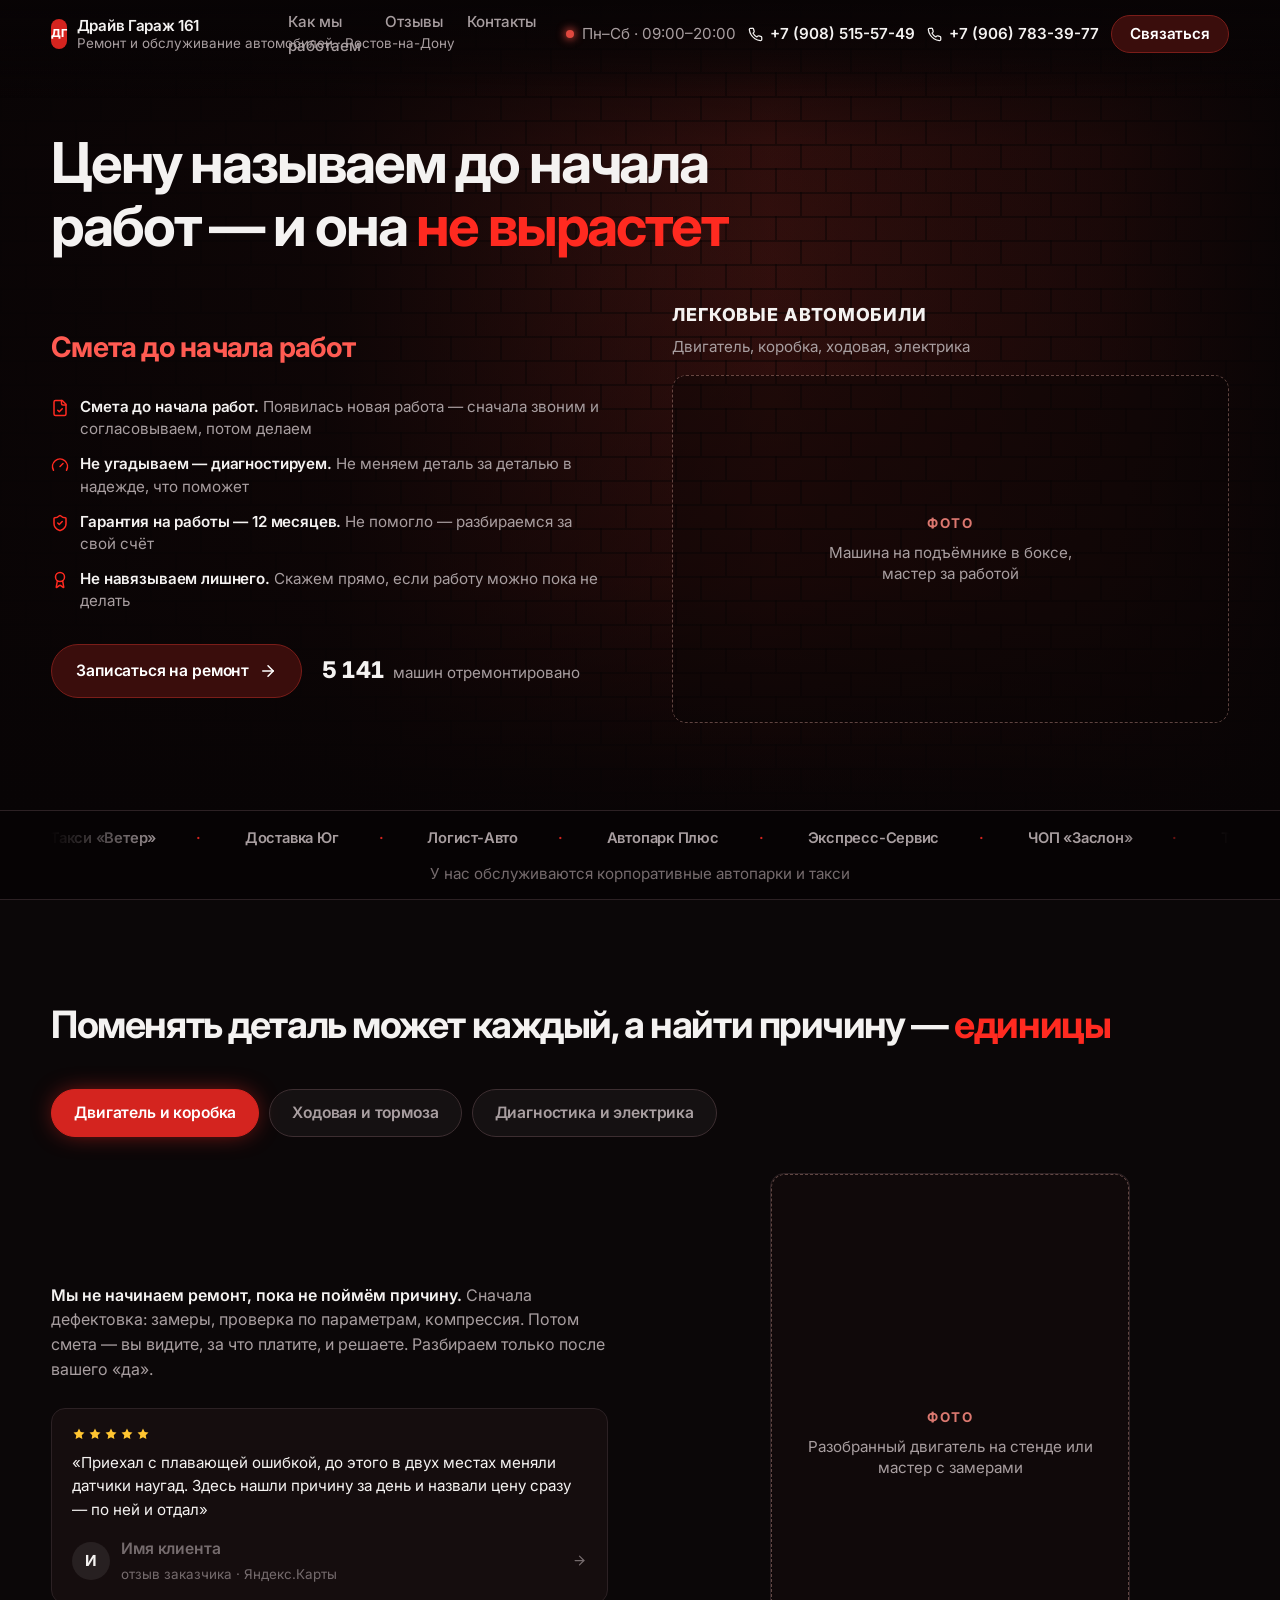
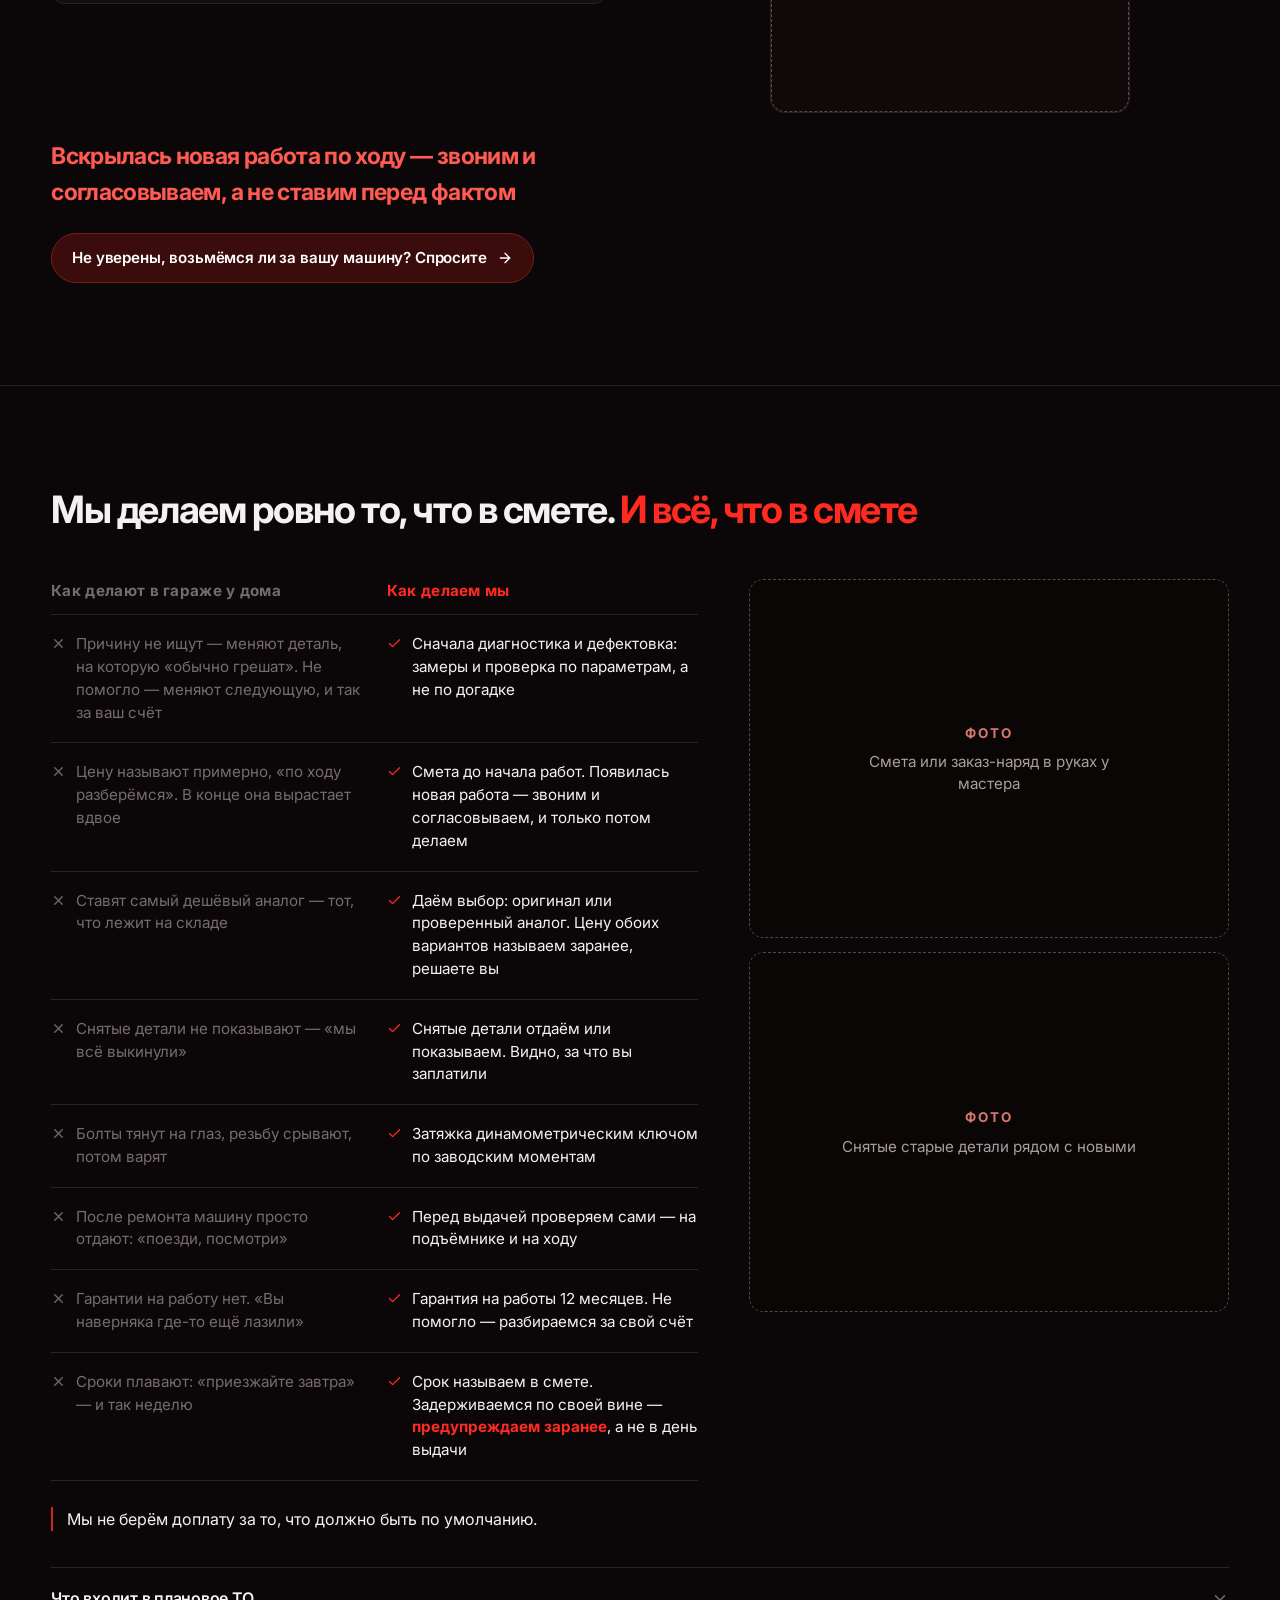
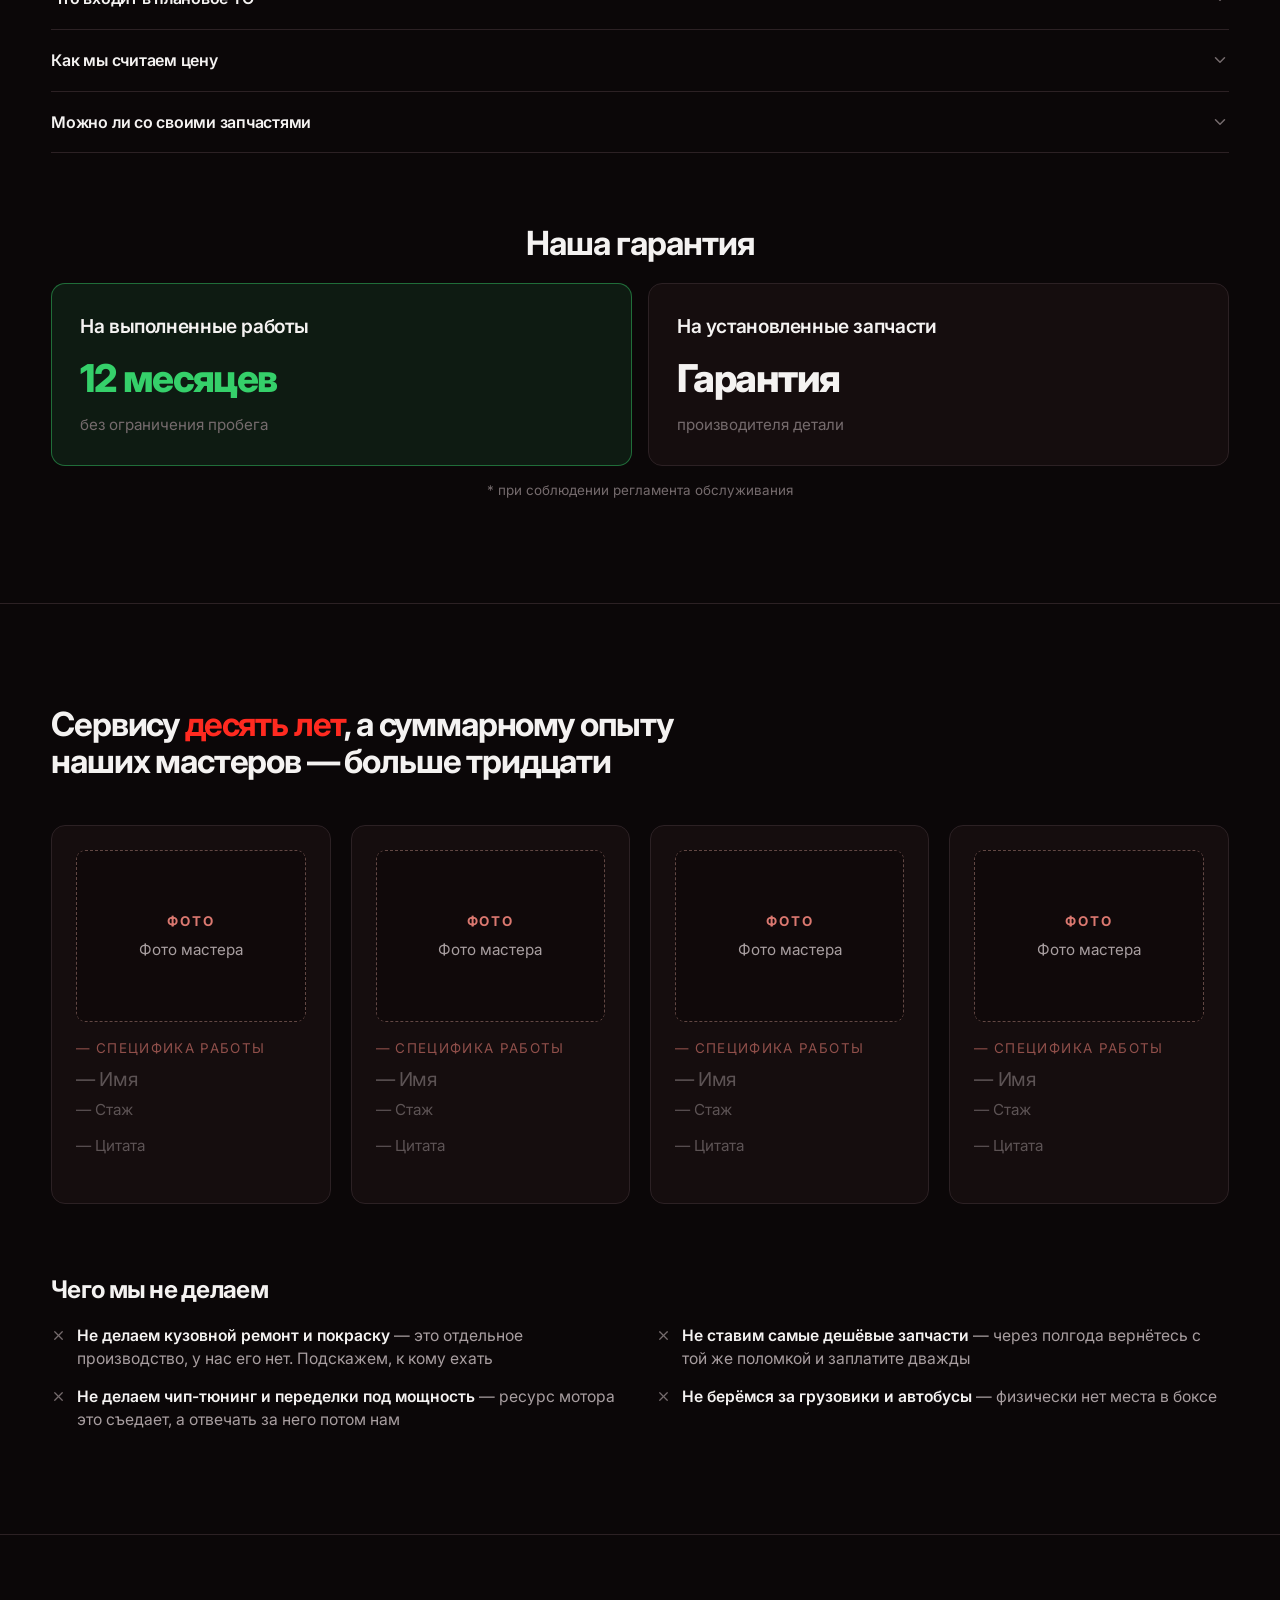
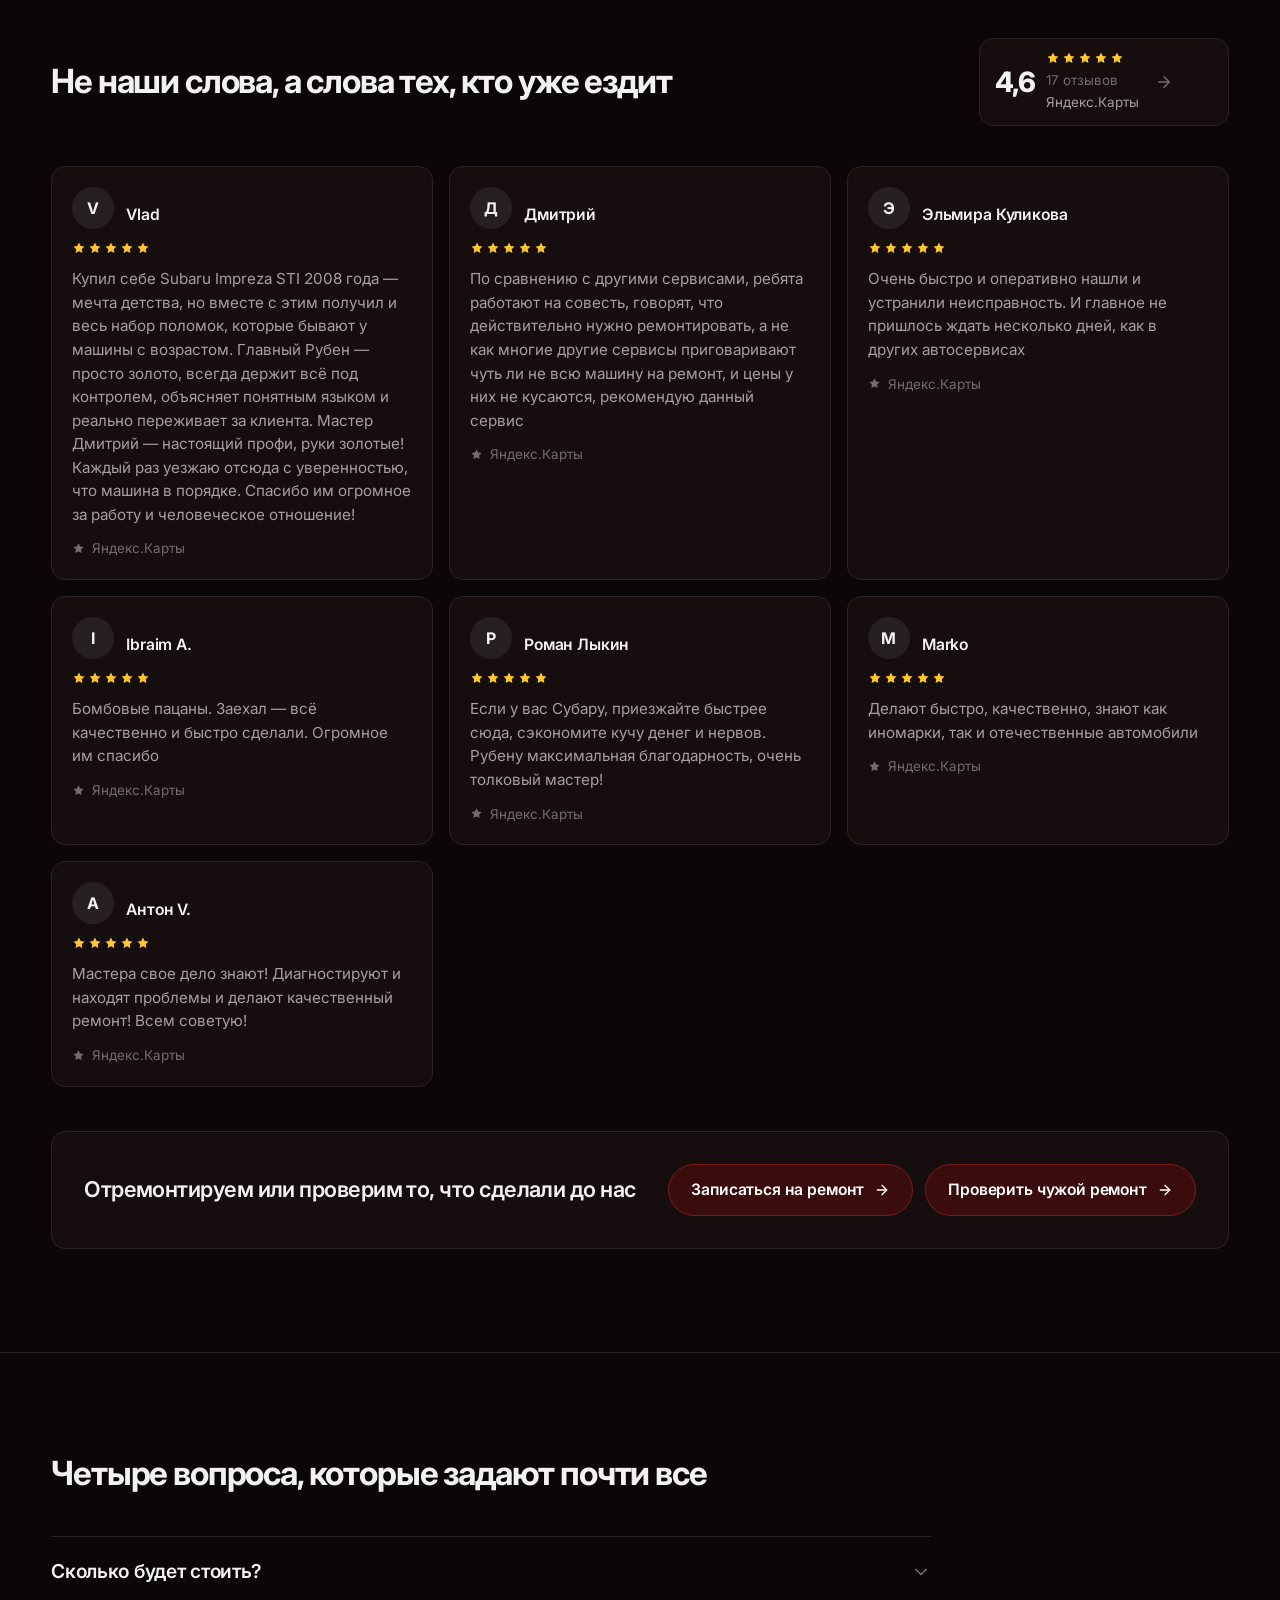
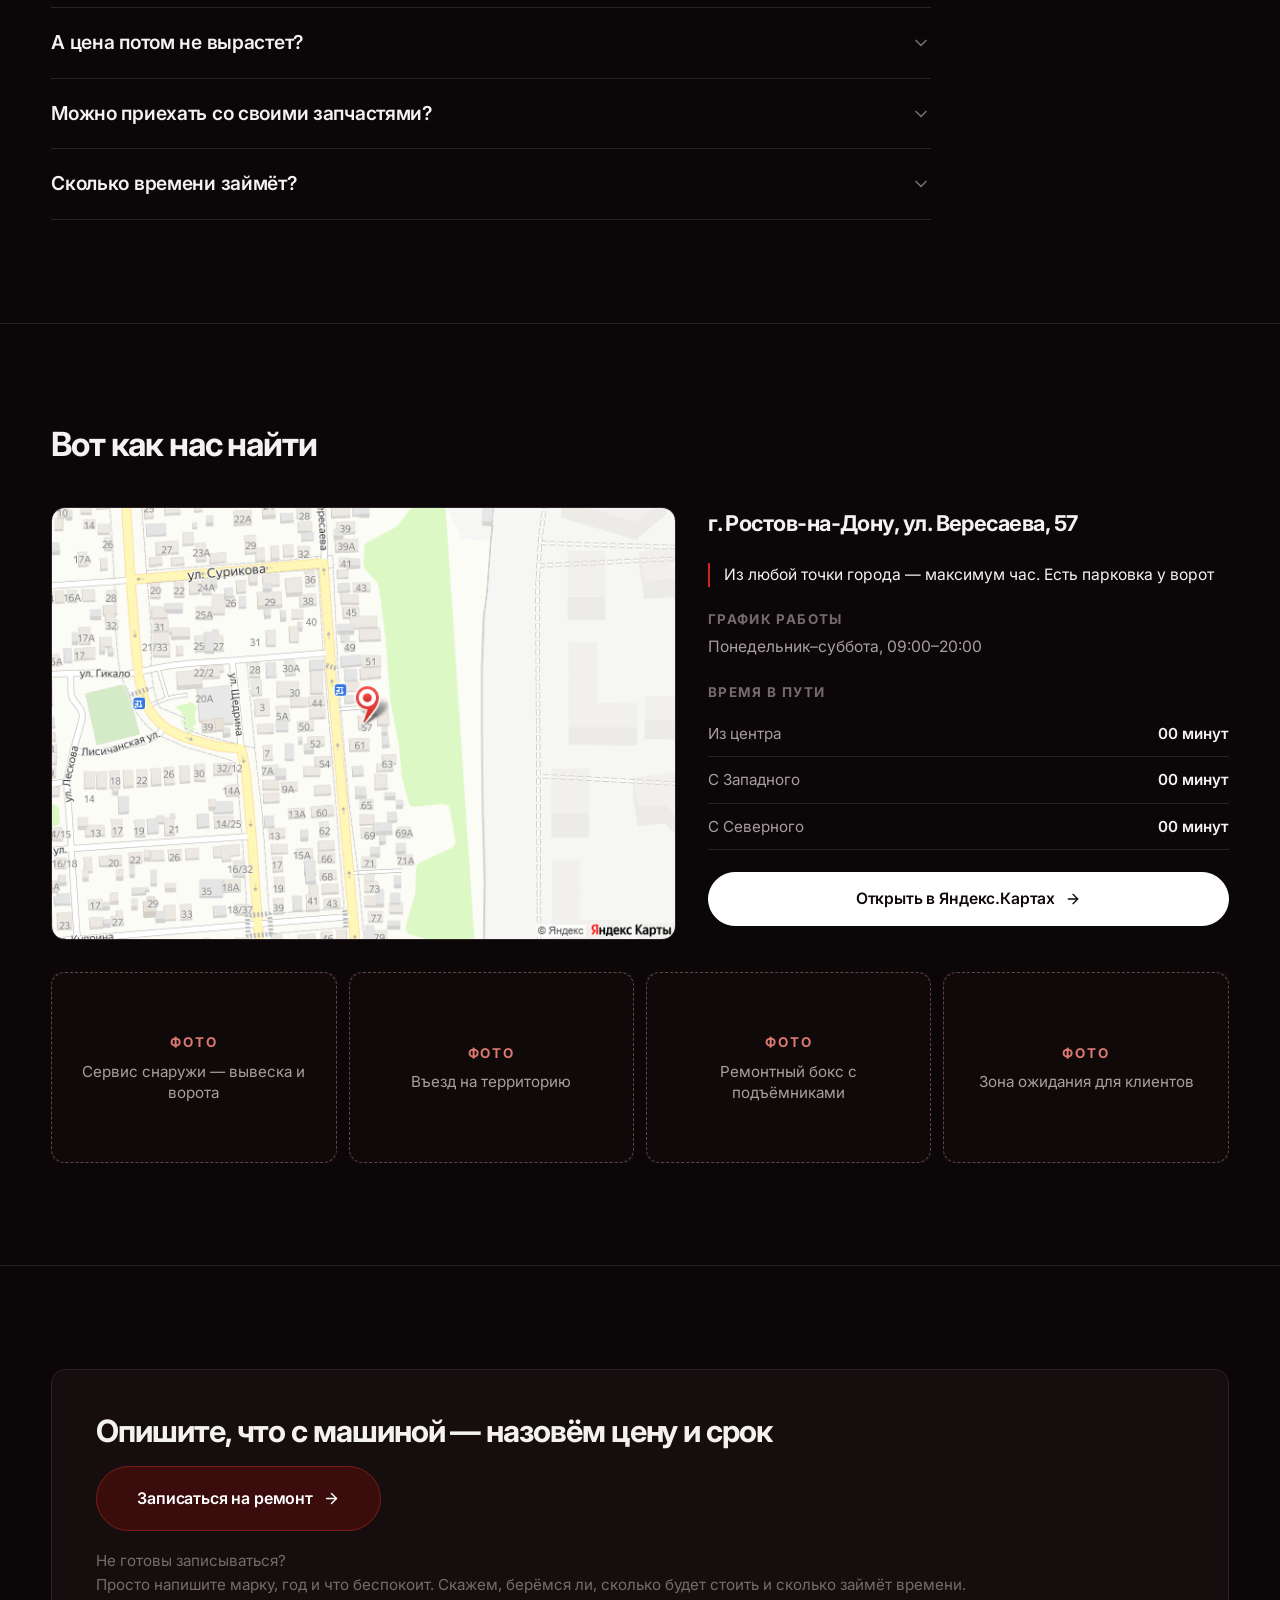
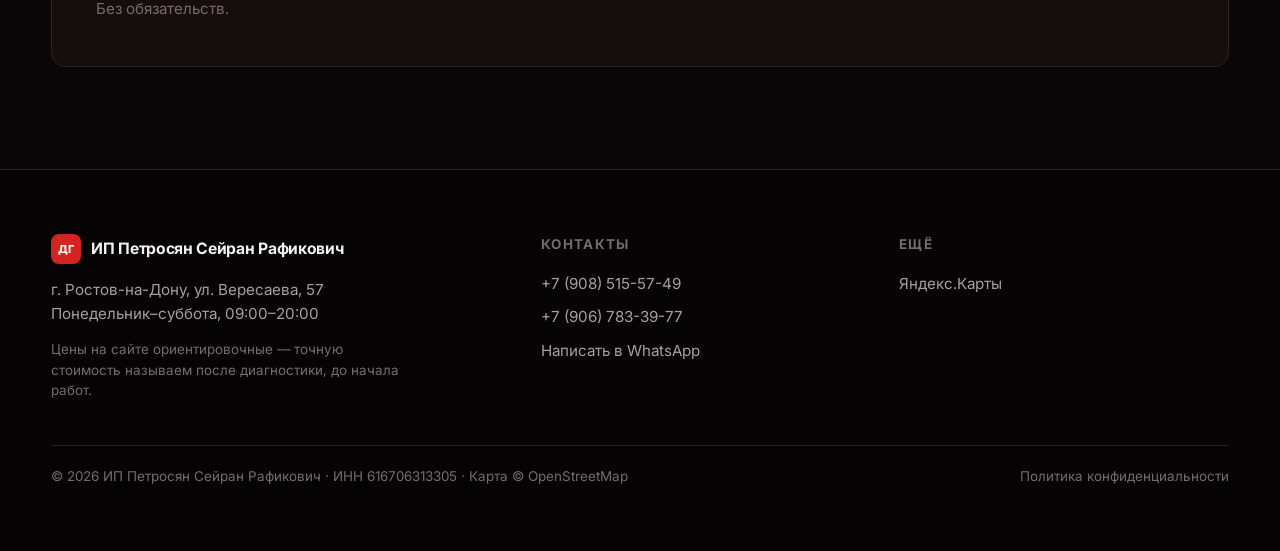
<file: drayv-garazh-161/index.html>
<!DOCTYPE html>
<html lang="ru">
<head>
  <meta charset="UTF-8">
  <meta name="viewport" content="width=device-width, initial-scale=1">
  <meta http-equiv="Cache-Control" content="no-cache, no-store, must-revalidate">

  <title>Ремонт и обслуживание автомобилей — Драйв Гараж 161, Ростов-на-Дону</title>
  <meta name="description" content="Цену ремонта называем до начала работ, и в конце она не вырастет. Сначала диагностика и дефектовка, потом смета. Гарантия на работы 12 месяцев.">

  <link rel="preconnect" href="https://fonts.googleapis.com">
  <link rel="preconnect" href="https://fonts.gstatic.com" crossorigin>
  <link rel="stylesheet" href="https://fonts.googleapis.com/css2?family=Inter:wght@400;600;800&display=swap">

  <link rel="stylesheet" href="theme.css?v=1789139801">
  <link rel="stylesheet" href="base.css?v=1789139801">
  <link rel="stylesheet" href="blocks.css?v=1789139801">
</head>
<body>
  <div id="app"></div>

  <noscript>
    <div style="max-width:620px;margin:48px auto;padding:0 20px;line-height:1.6">
      <h1>Драйв Гараж 161 — ремонт и обслуживание автомобилей</h1>
      <p>Для работы сайта нужен включённый JavaScript. Напишите нам в WhatsApp или Telegram.</p>
      <p>г. Ростов-на-Дону, ул. Вересаева, 57. Понедельник–суббота, 09:00–20:00.</p>
    </div>
  </noscript>

  <script src="config.js?v=1789139801"></script>
  <script src="content.js?v=1789139801"></script>
  <script src="icons.js?v=1789139801"></script>
  <script src="app.js?v=1789139801"></script>
</body>
</html>
</file>
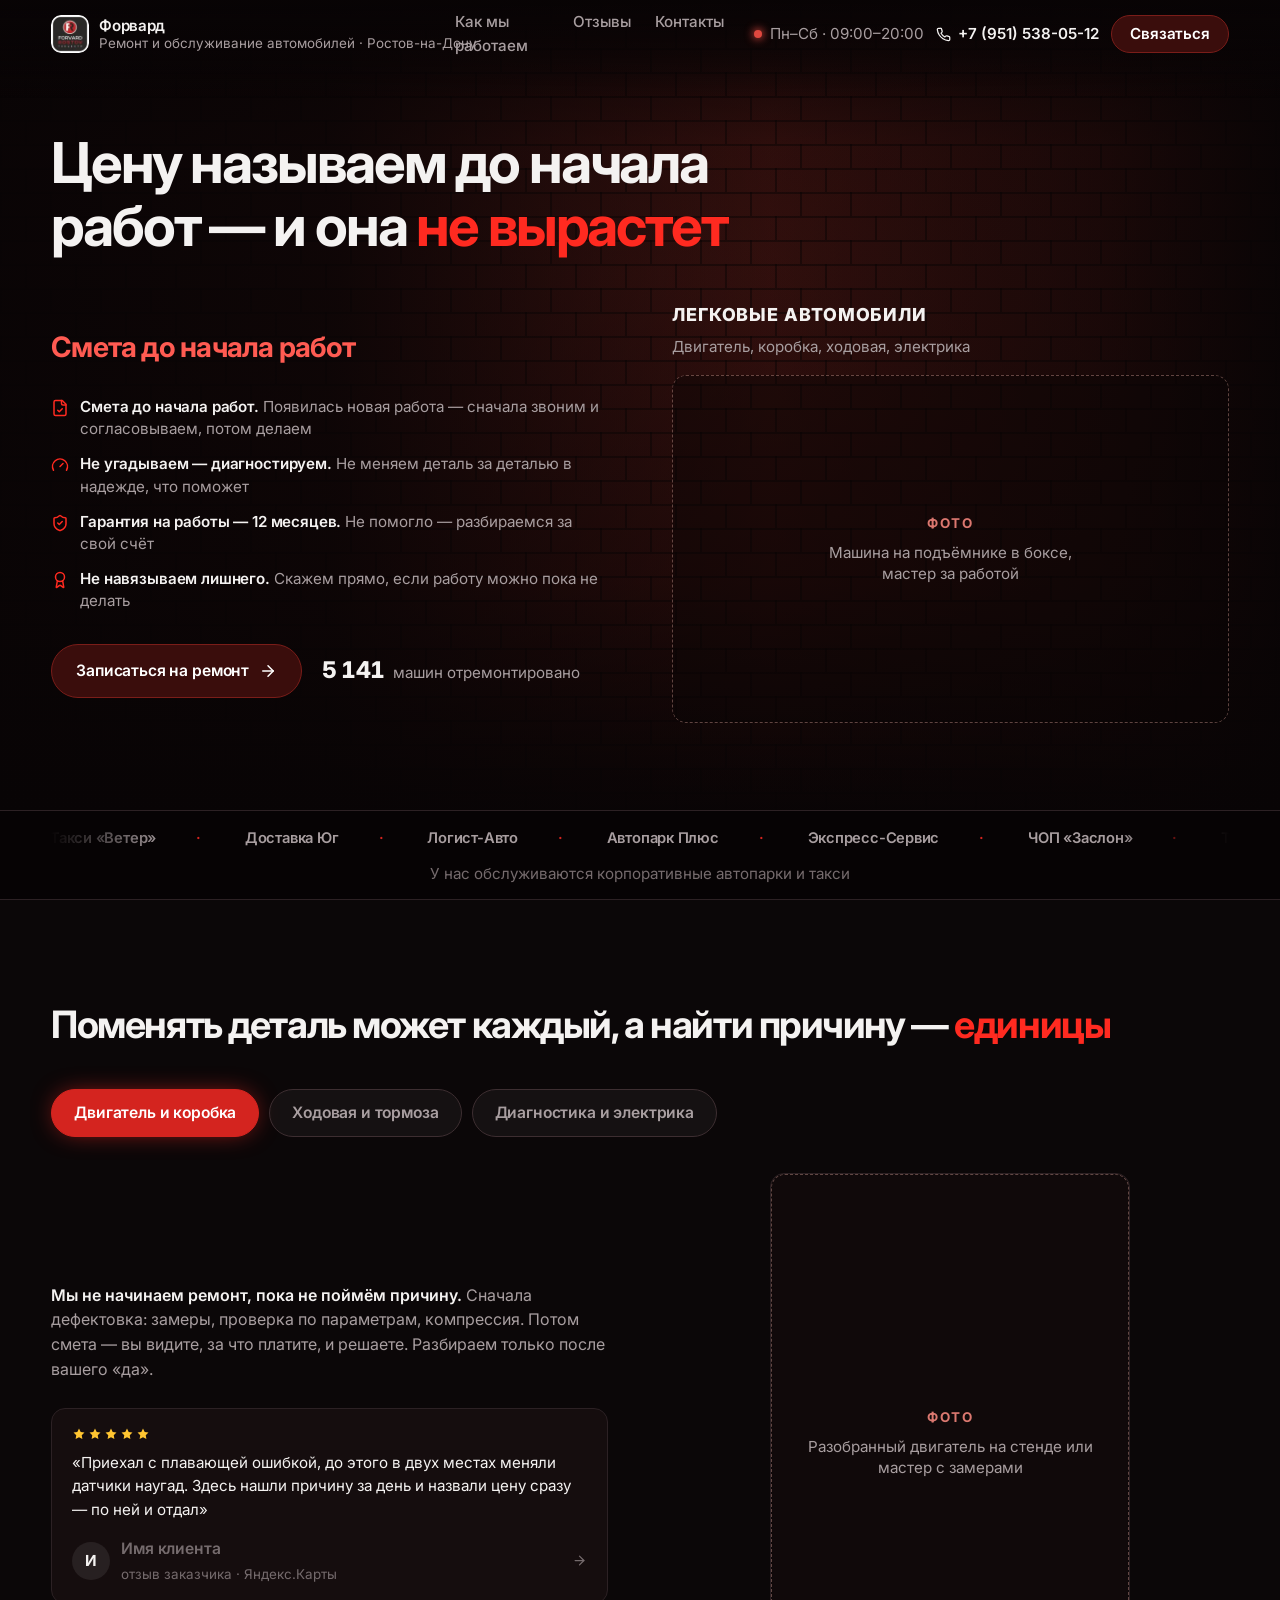
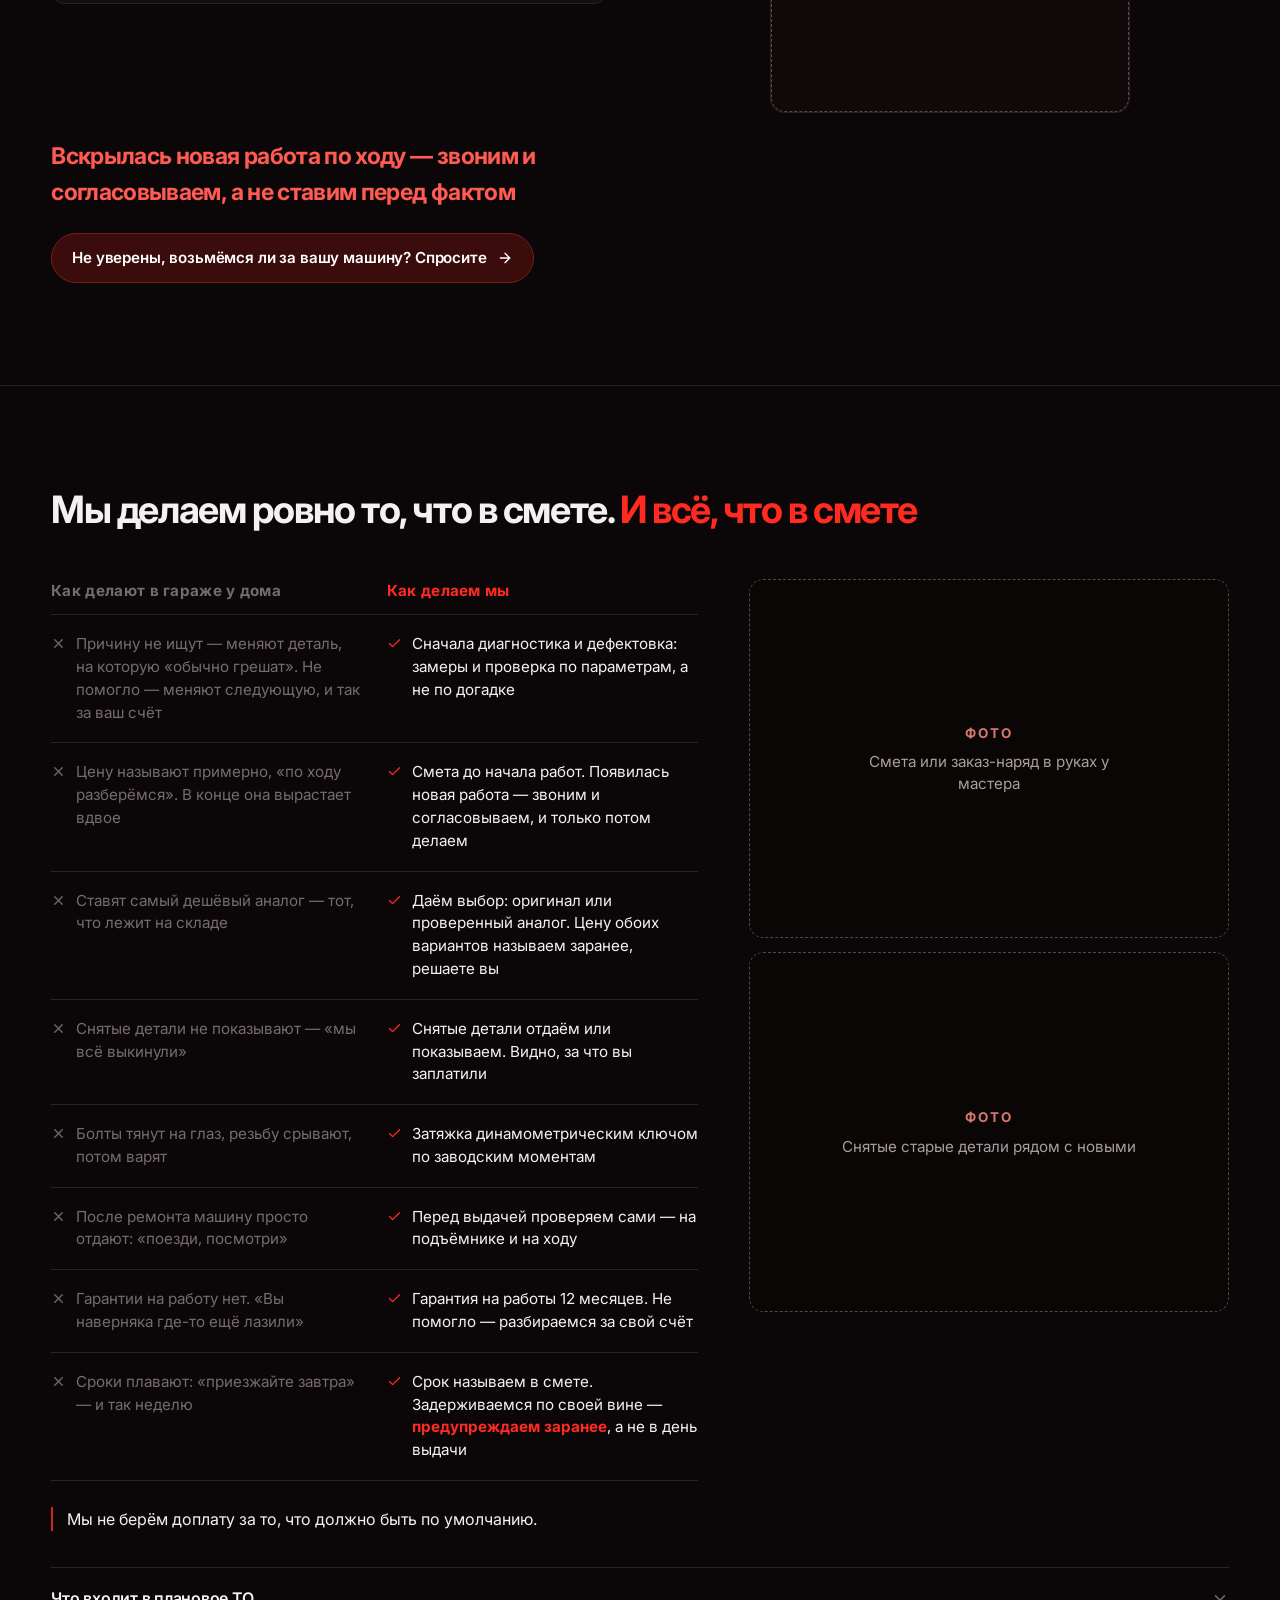
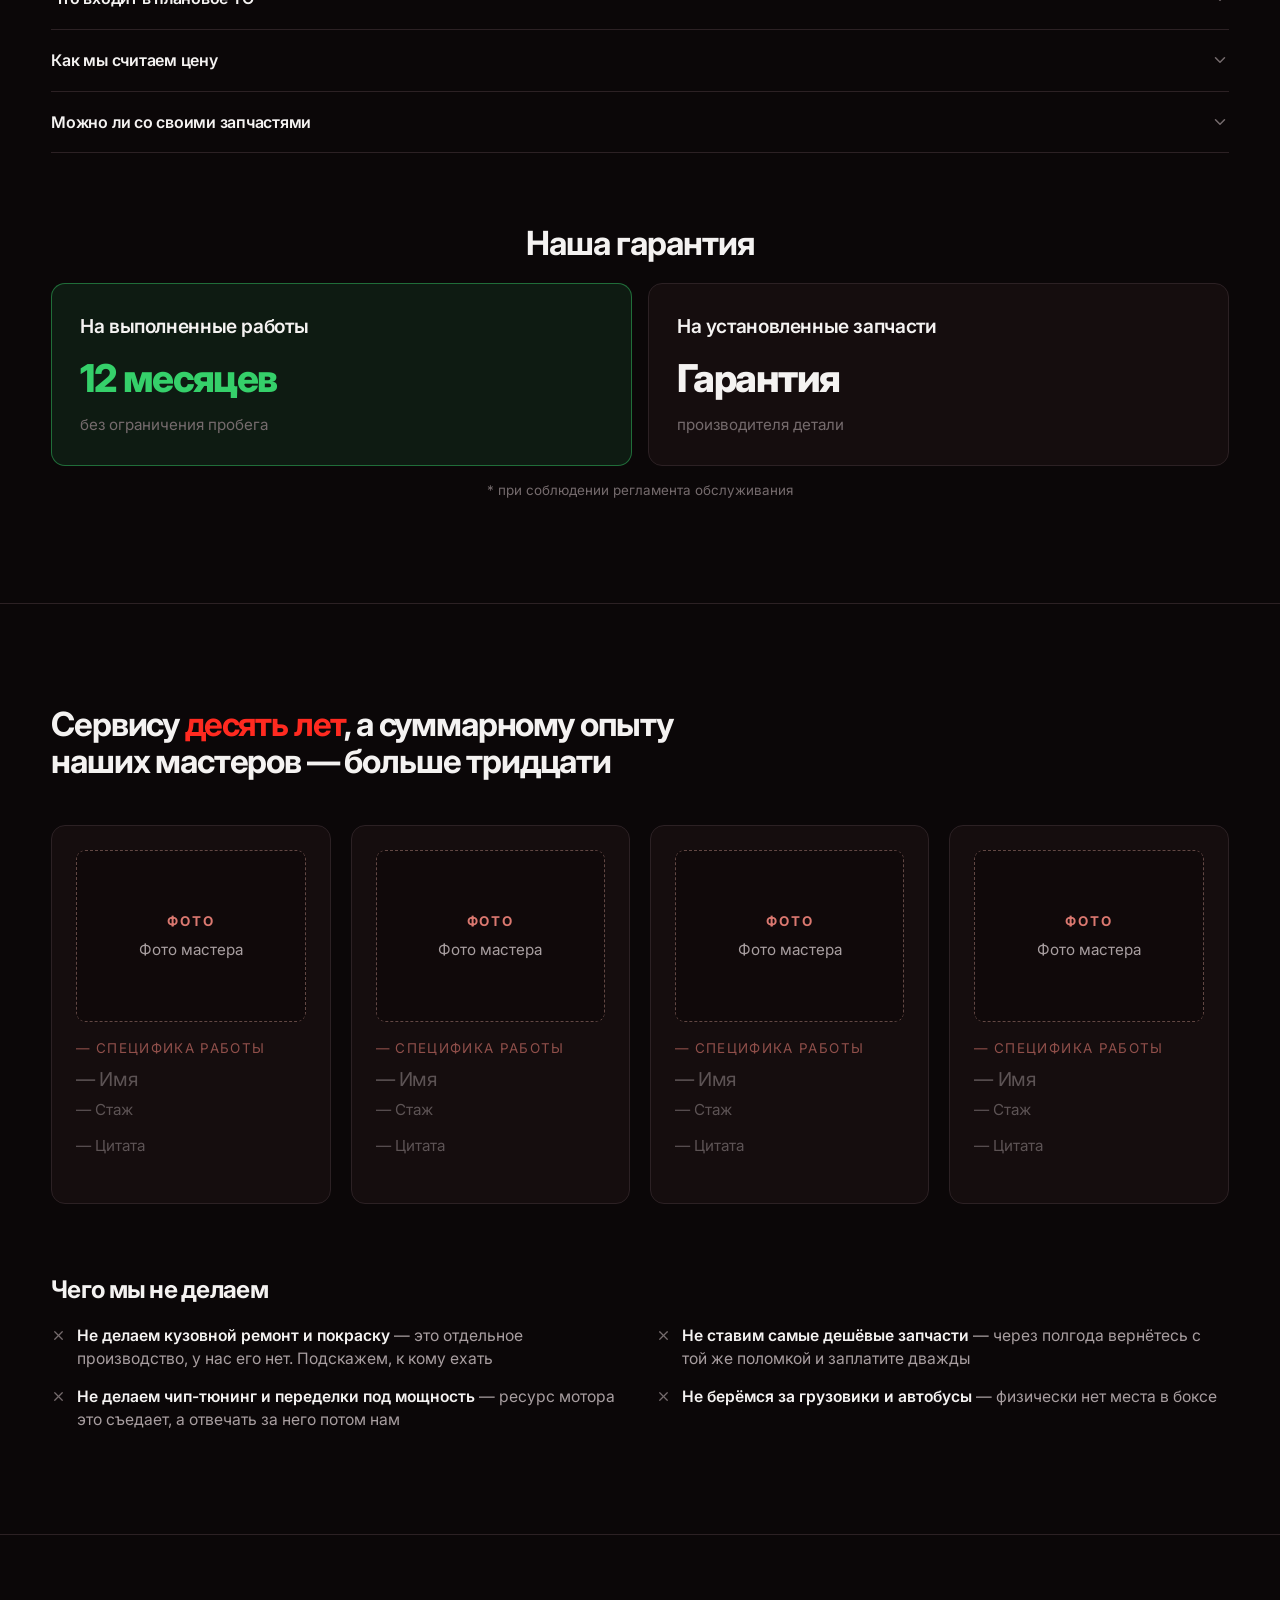
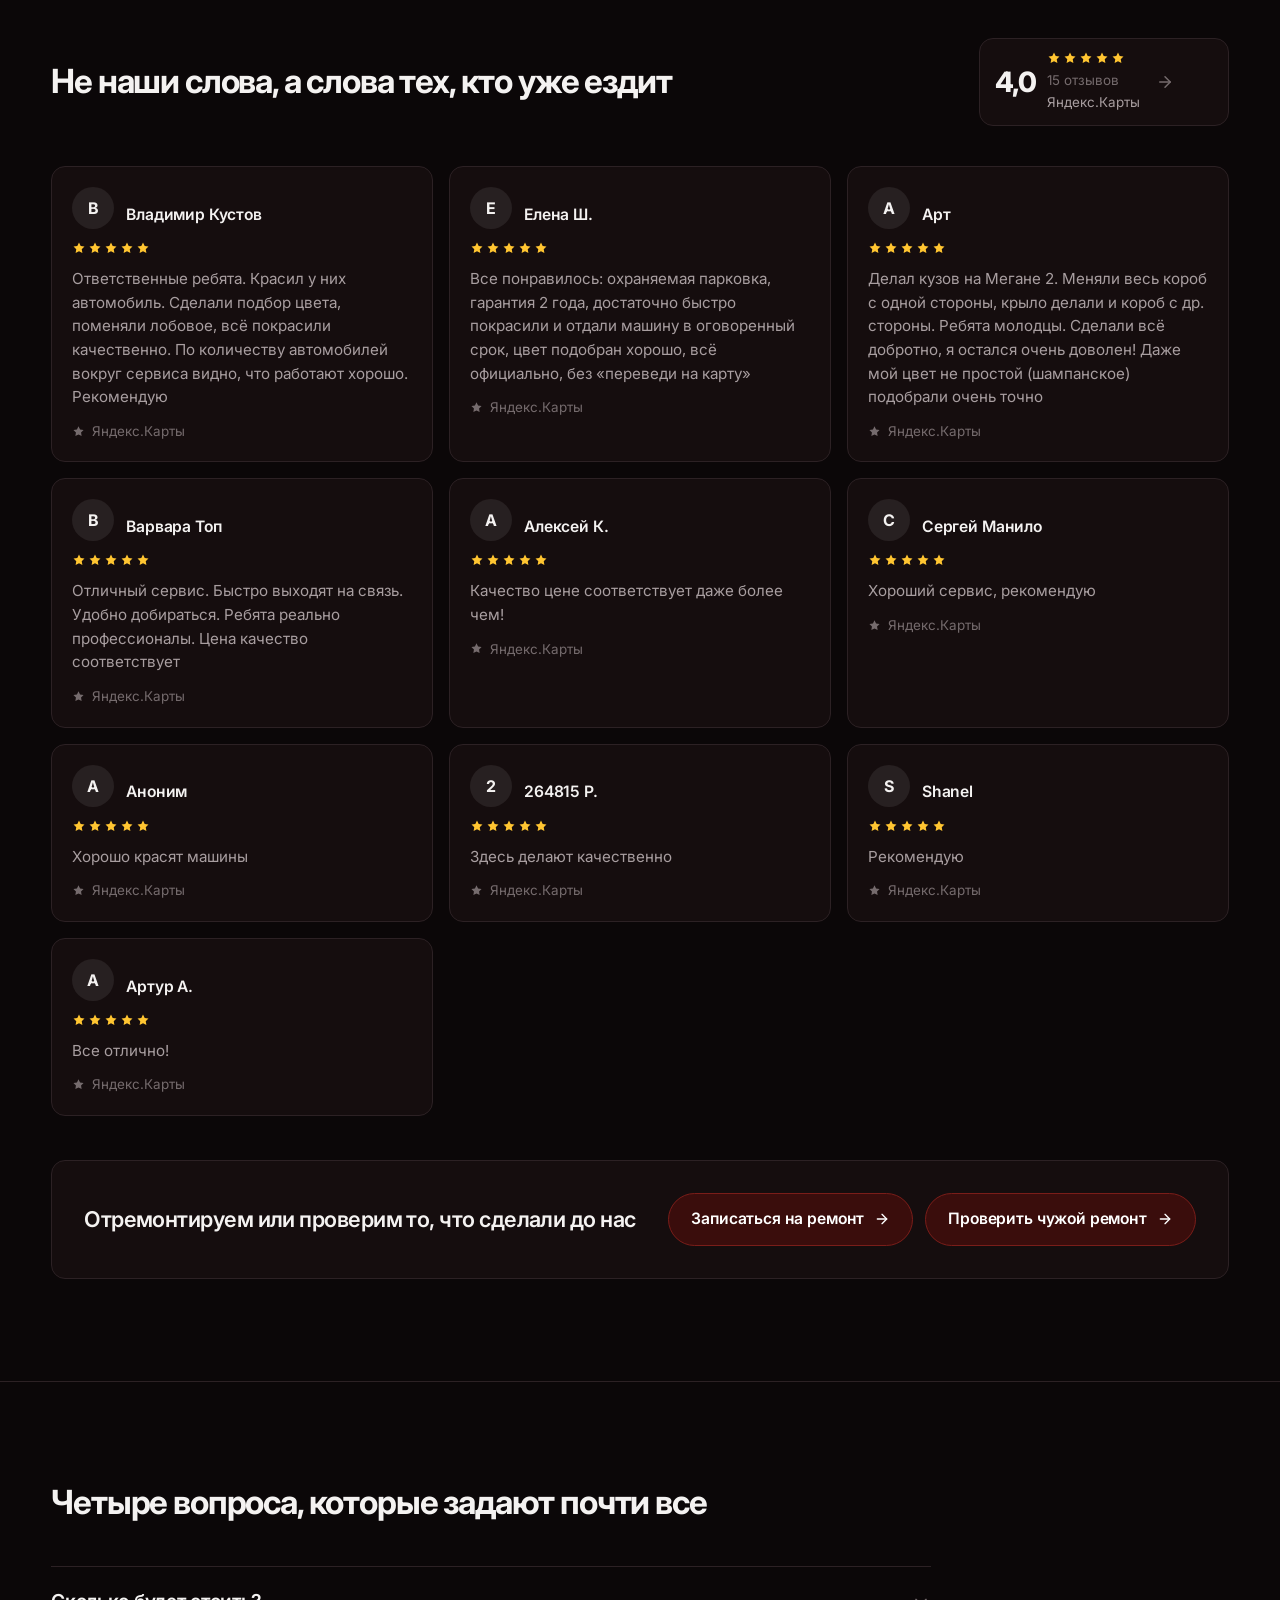
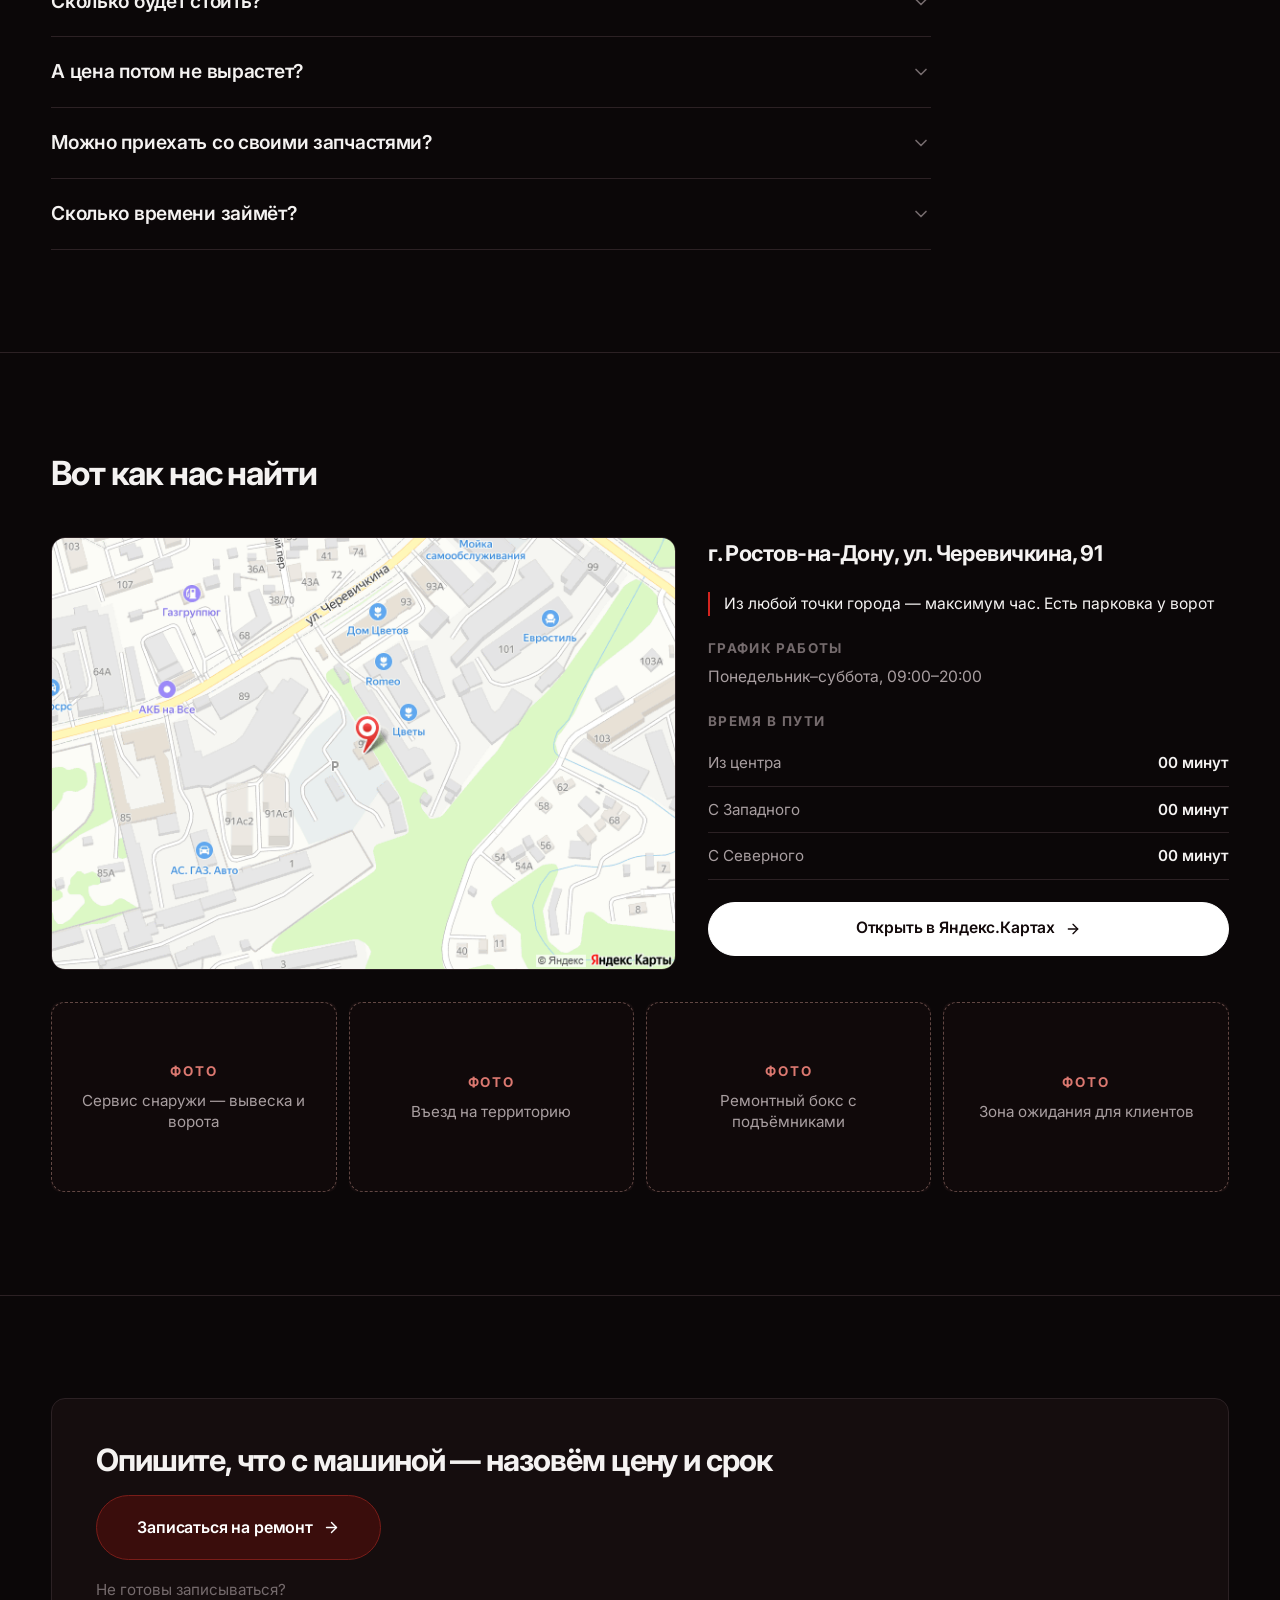
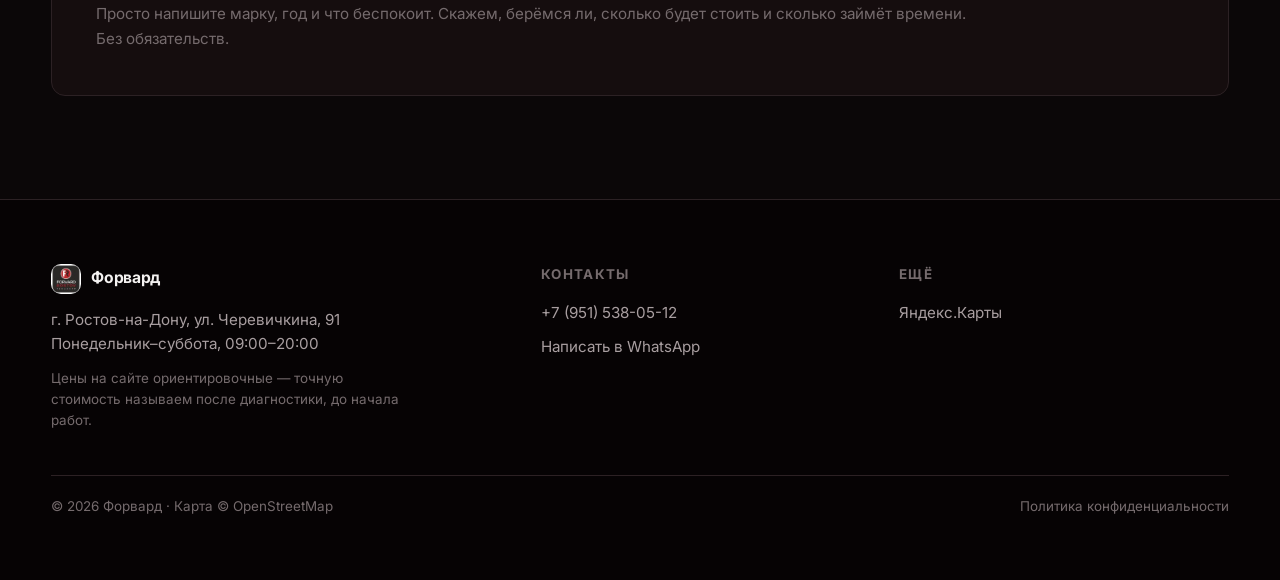
<file: forvard-rostov/index.html>
<!DOCTYPE html>
<html lang="ru">
<head>
  <meta charset="UTF-8">
  <meta name="viewport" content="width=device-width, initial-scale=1">
  <meta http-equiv="Cache-Control" content="no-cache, no-store, must-revalidate">

  <title>Ремонт и обслуживание автомобилей — Форвард, Ростов-на-Дону</title>
  <meta name="description" content="Цену ремонта называем до начала работ, и в конце она не вырастет. Сначала диагностика и дефектовка, потом смета. Гарантия на работы 12 месяцев.">

  <link rel="preconnect" href="https://fonts.googleapis.com">
  <link rel="preconnect" href="https://fonts.gstatic.com" crossorigin>
  <link rel="stylesheet" href="https://fonts.googleapis.com/css2?family=Inter:wght@400;600;800&display=swap">

  <link rel="stylesheet" href="theme.css?v=1789139801">
  <link rel="stylesheet" href="base.css?v=1789139801">
  <link rel="stylesheet" href="blocks.css?v=1789139801">
</head>
<body>
  <div id="app"></div>

  <noscript>
    <div style="max-width:620px;margin:48px auto;padding:0 20px;line-height:1.6">
      <h1>Форвард — ремонт и обслуживание автомобилей</h1>
      <p>Для работы сайта нужен включённый JavaScript. Напишите нам в WhatsApp или Telegram.</p>
      <p>г. Ростов-на-Дону, ул. Черевичкина, 91. Понедельник–суббота, 09:00–20:00.</p>
    </div>
  </noscript>

  <script src="config.js?v=1789139801"></script>
  <script src="content.js?v=1789139801"></script>
  <script src="icons.js?v=1789139801"></script>
  <script src="app.js?v=1789139801"></script>
</body>
</html>
</file>
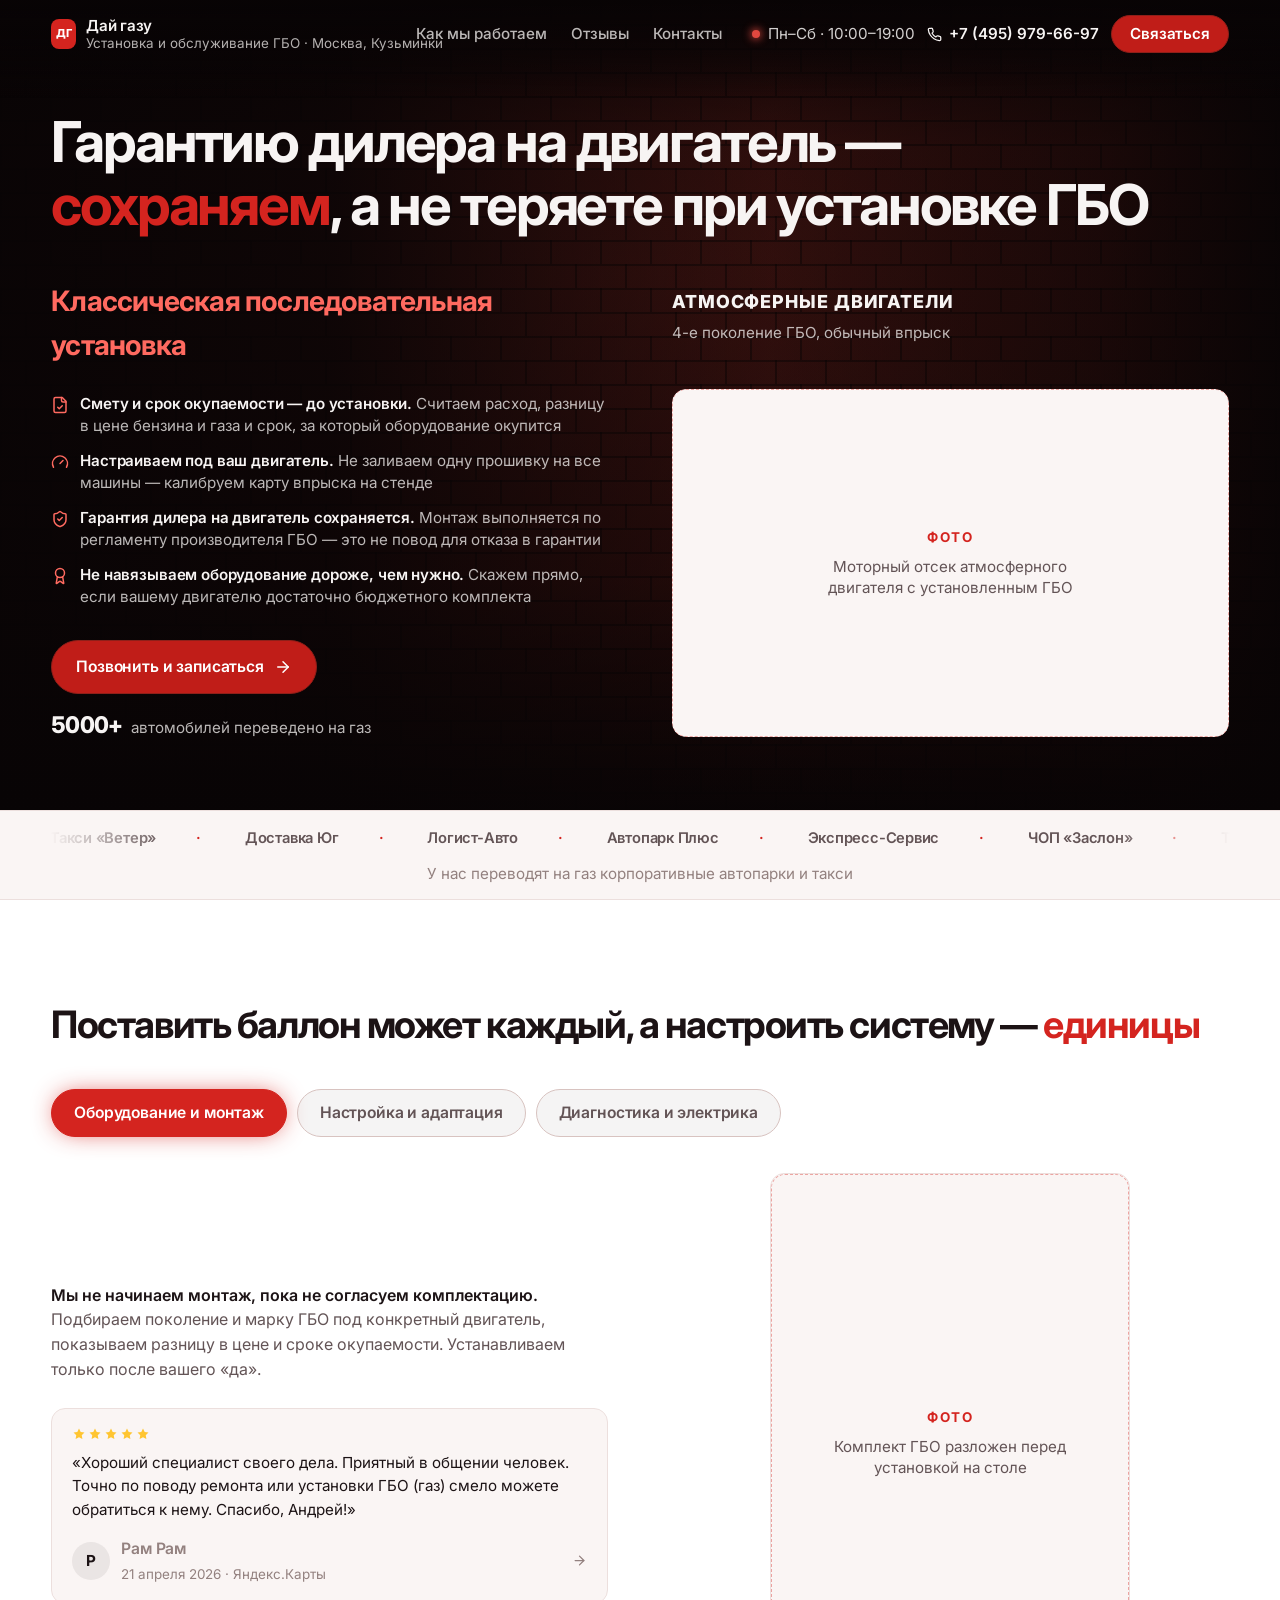
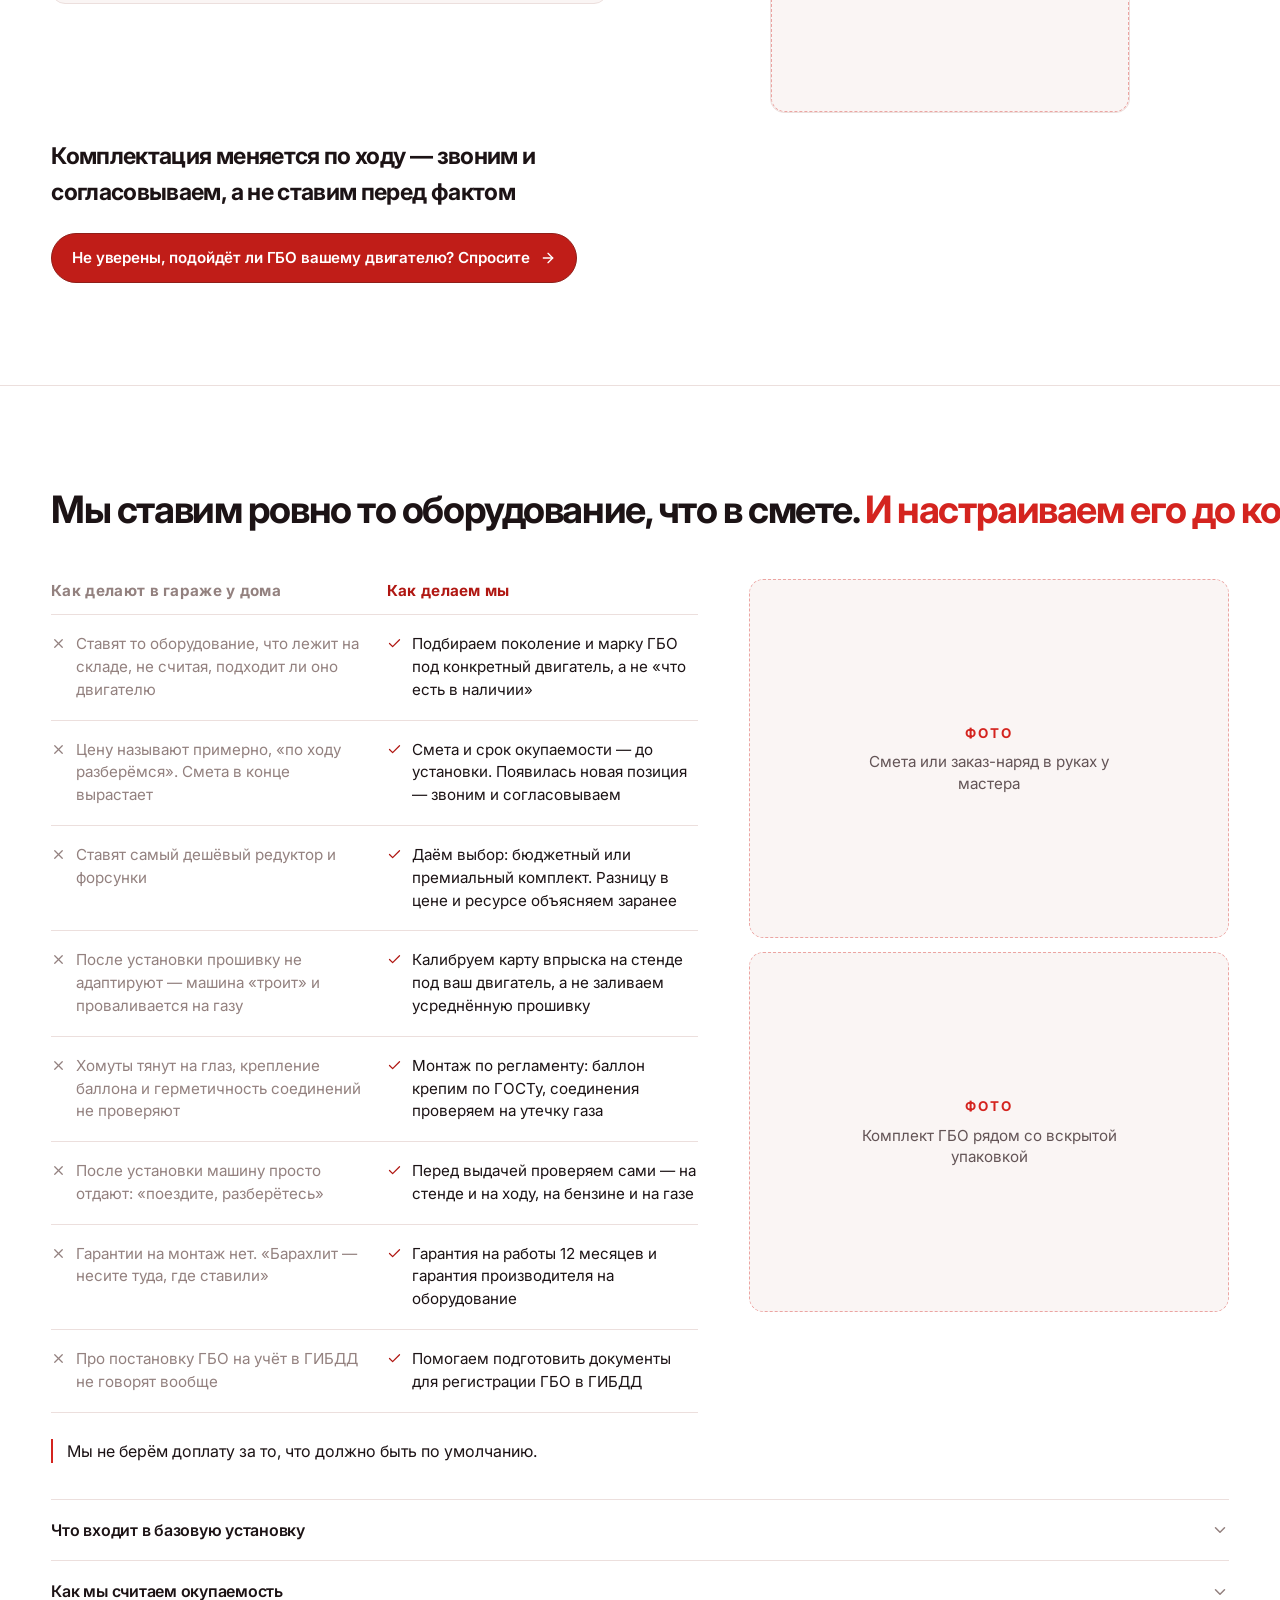
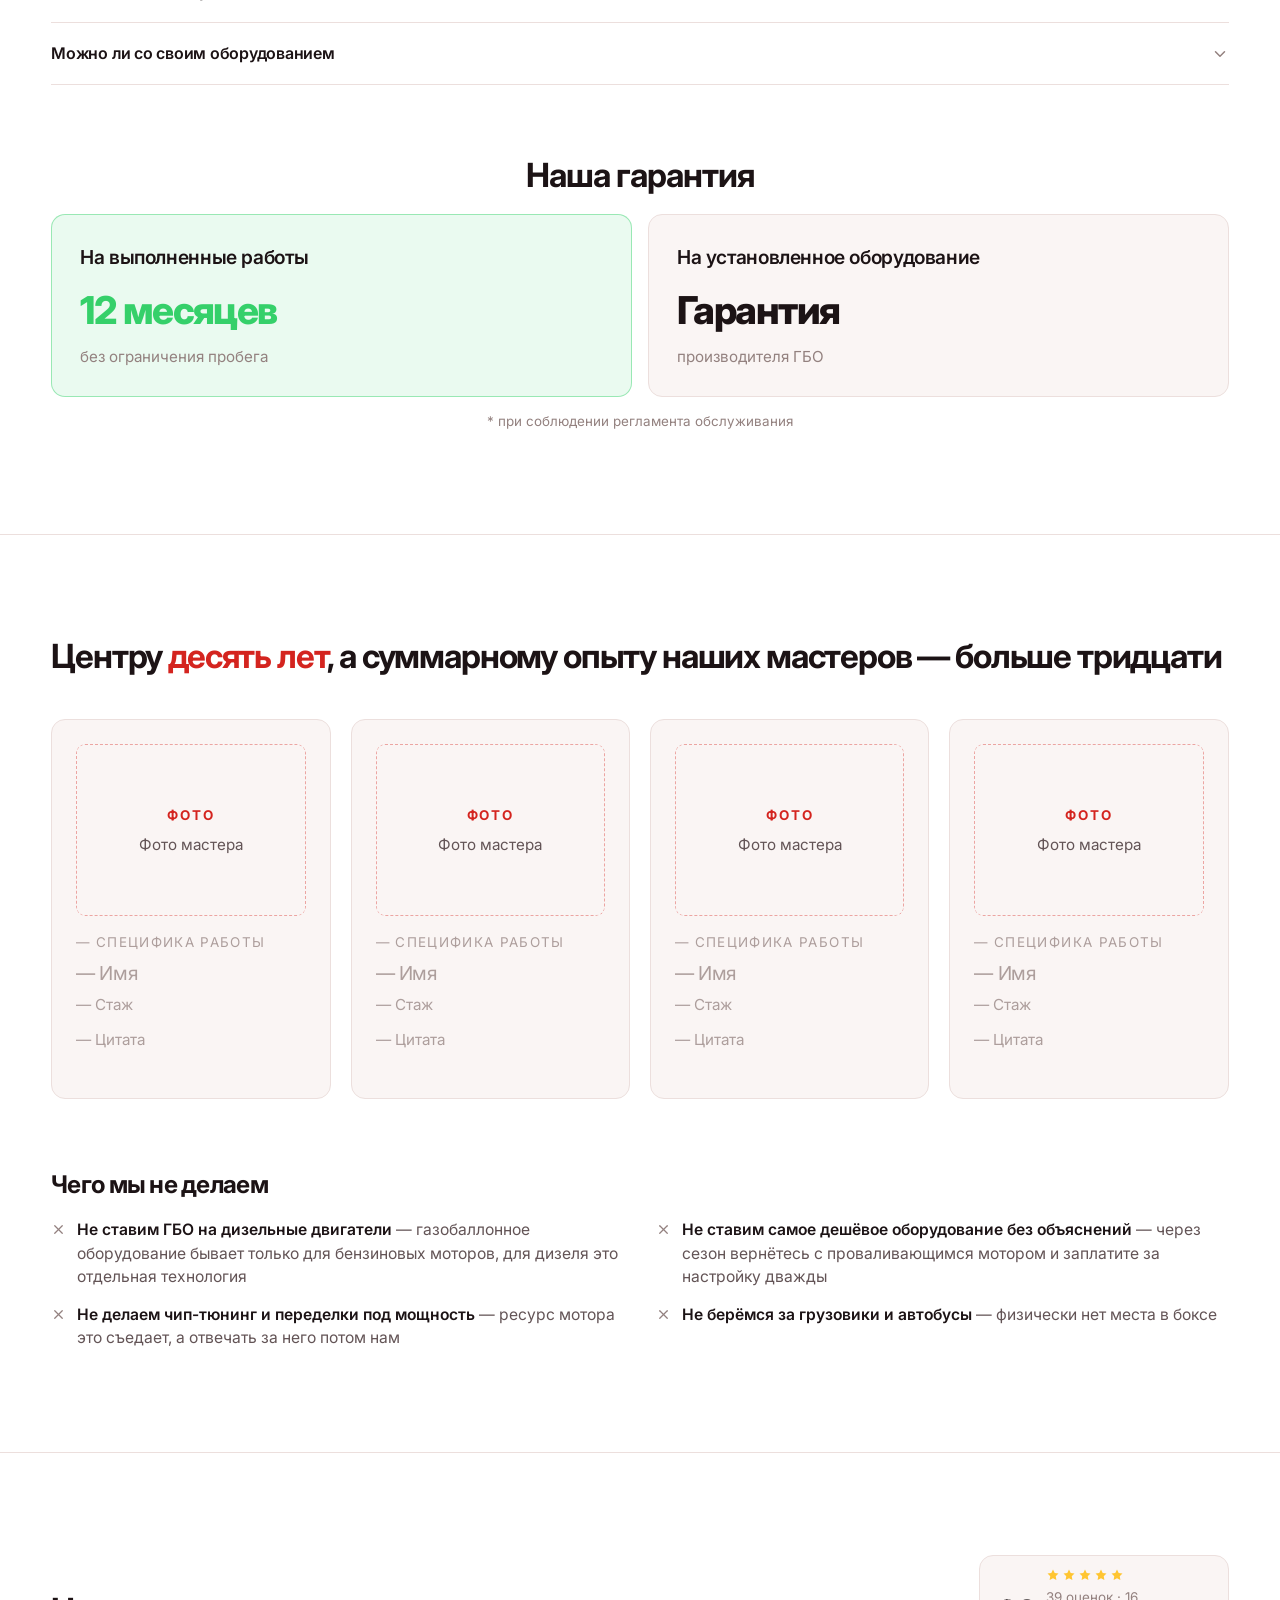
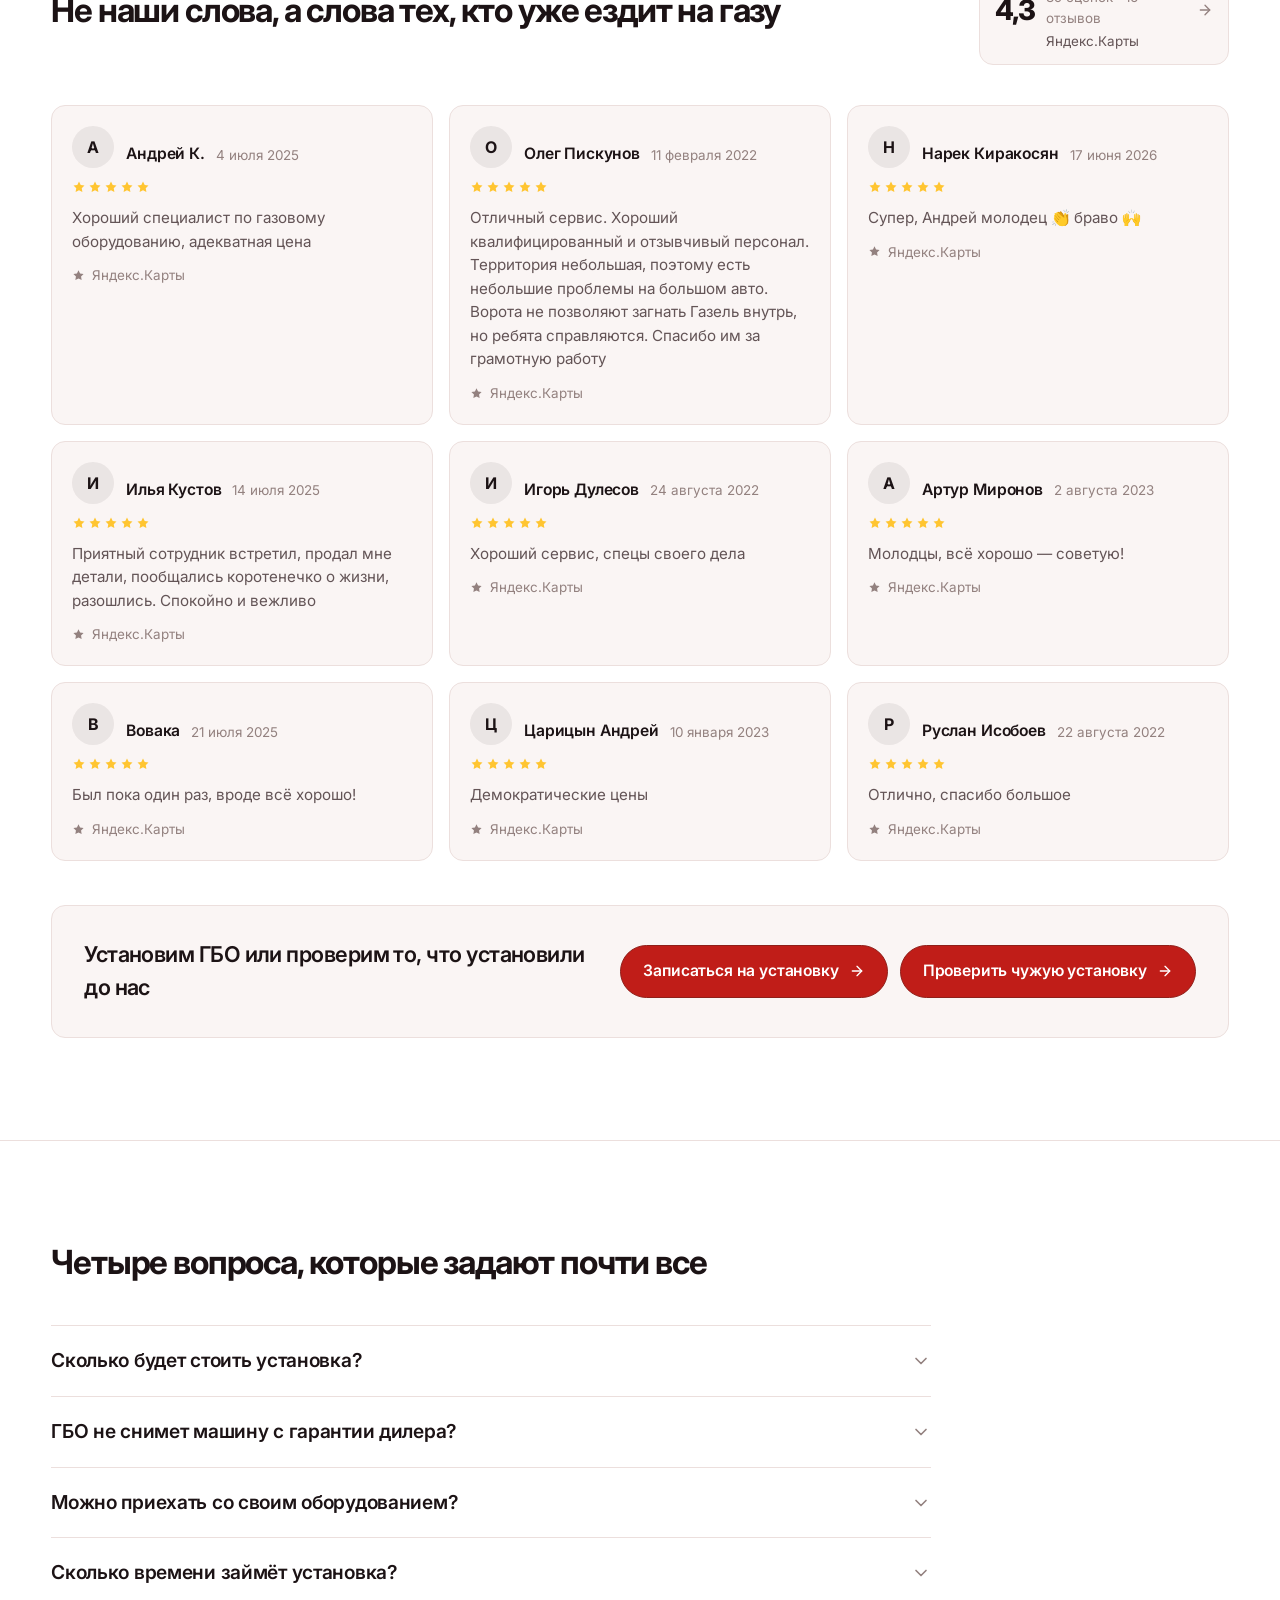
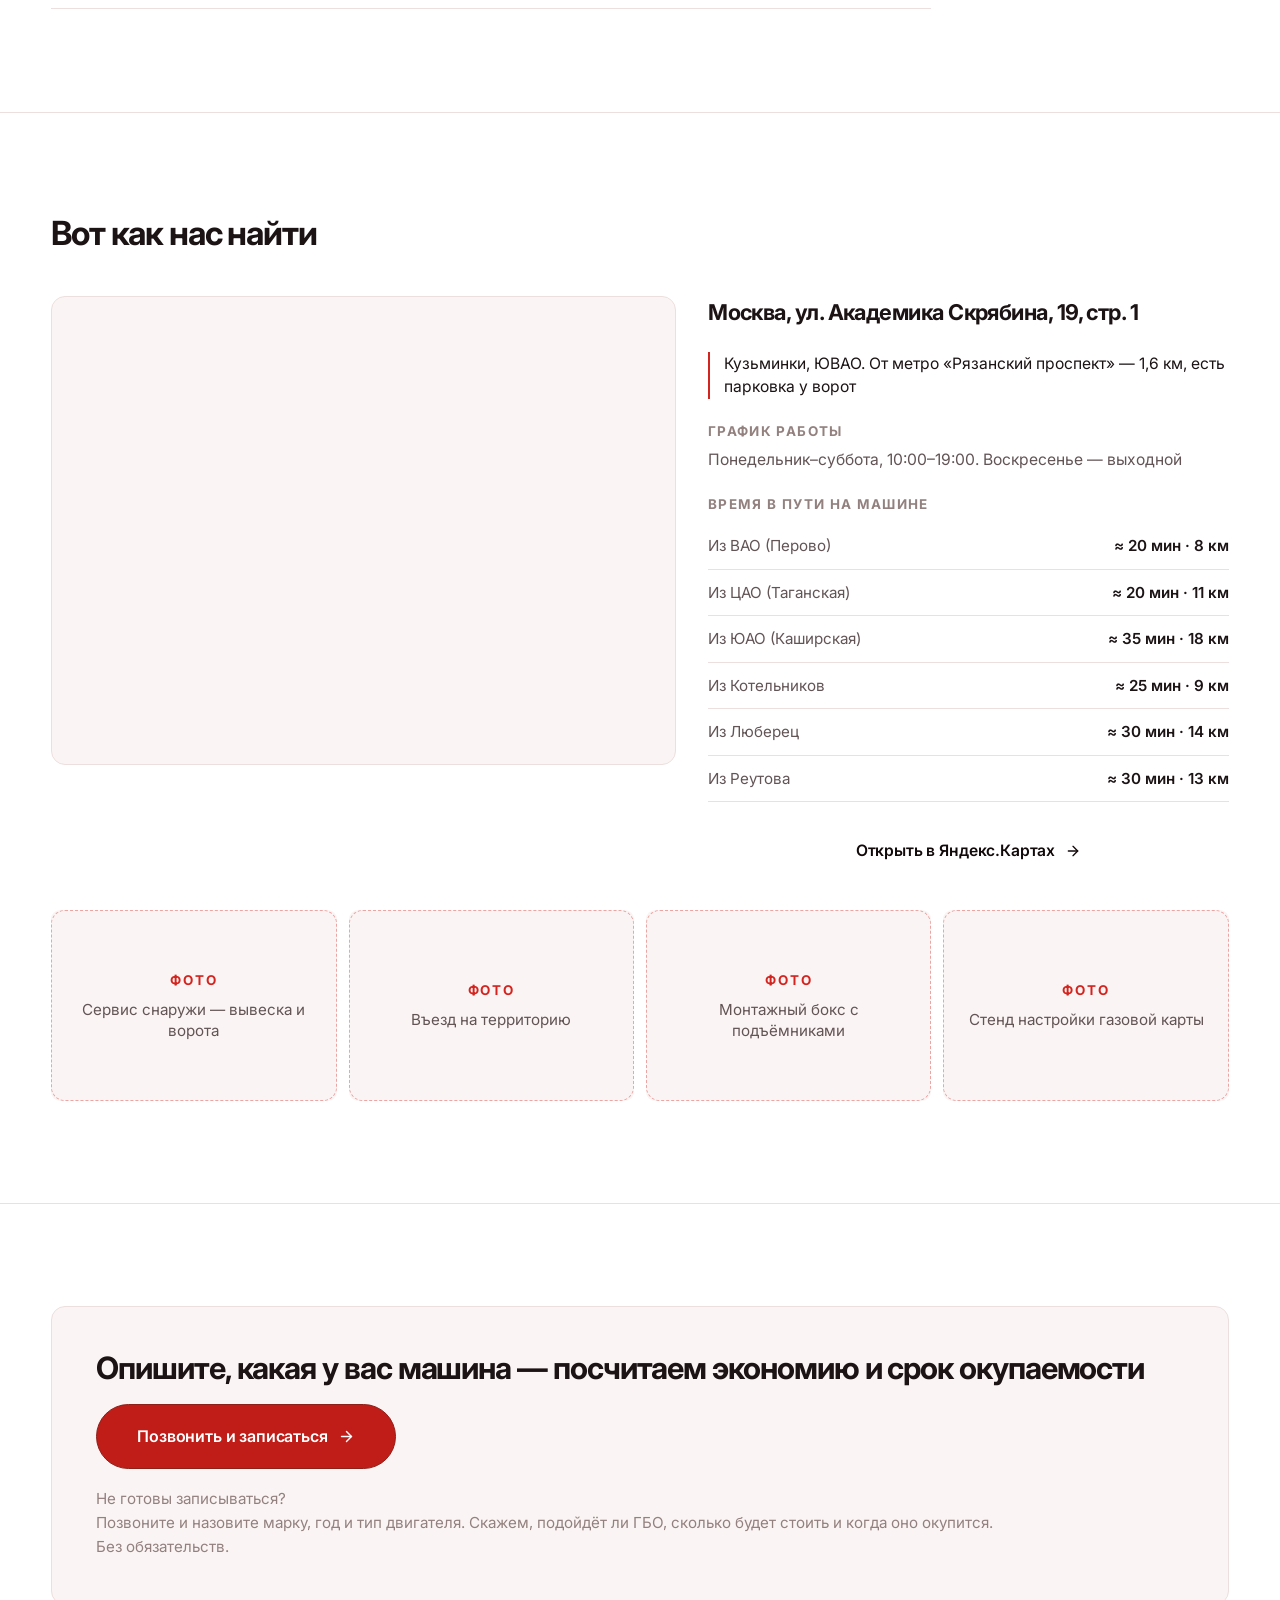
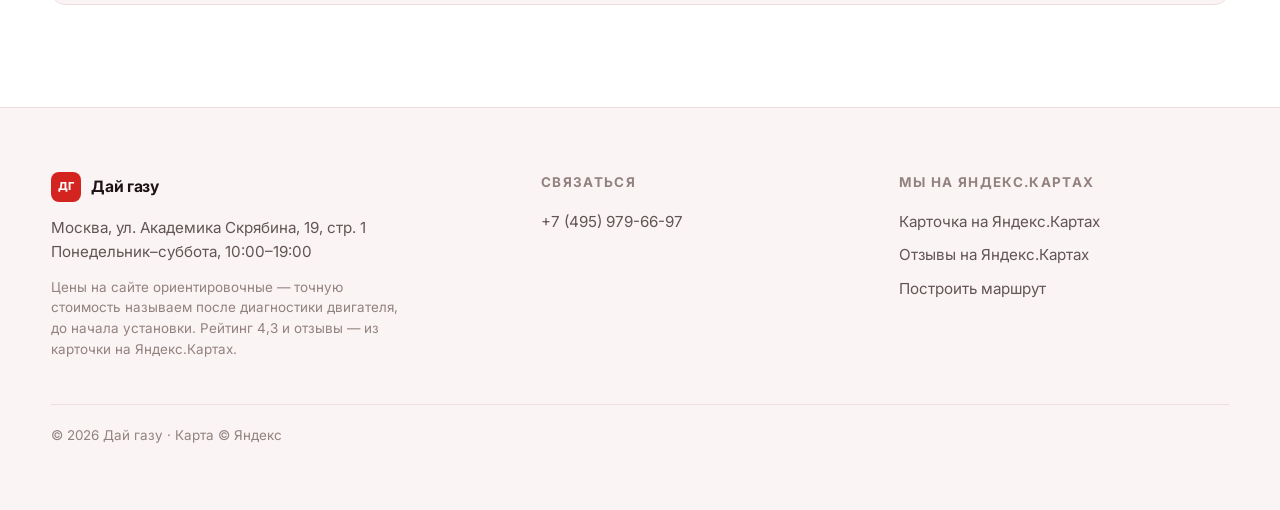
<file: shablon-day-gazu/index.html>
<!DOCTYPE html>
<html lang="ru">
<head>
  <meta charset="UTF-8">
  <meta name="viewport" content="width=device-width, initial-scale=1">

  <!-- Короткая ссылка на сайт. Сам сайт лежит в подпапке site/,
       этот файл нужен только чтобы публичный адрес заканчивался
       на /shablon-day-gazu/ , а не на /shablon-day-gazu/site/index.html -->
  <title>Дай газу — установка и обслуживание ГБО, Москва</title>
  <link rel="canonical" href="site/index.html">
  <meta http-equiv="refresh" content="0; url=site/index.html">

  <style>
    body { margin: 0; min-height: 100vh; display: grid; place-items: center;
           background: #fff; color: #1c1315; text-align: center;
           font: 16px/1.6 system-ui, -apple-system, 'Segoe UI', Roboto, sans-serif; }
    a { color: #d4241f; }
  </style>
</head>
<body>
  <p>Открываем сайт «Дай газу»…<br>
     Если ничего не произошло — <a href="site/index.html">нажмите сюда</a>.</p>
  <script>location.replace('site/index.html');</script>
</body>
</html>
</file>
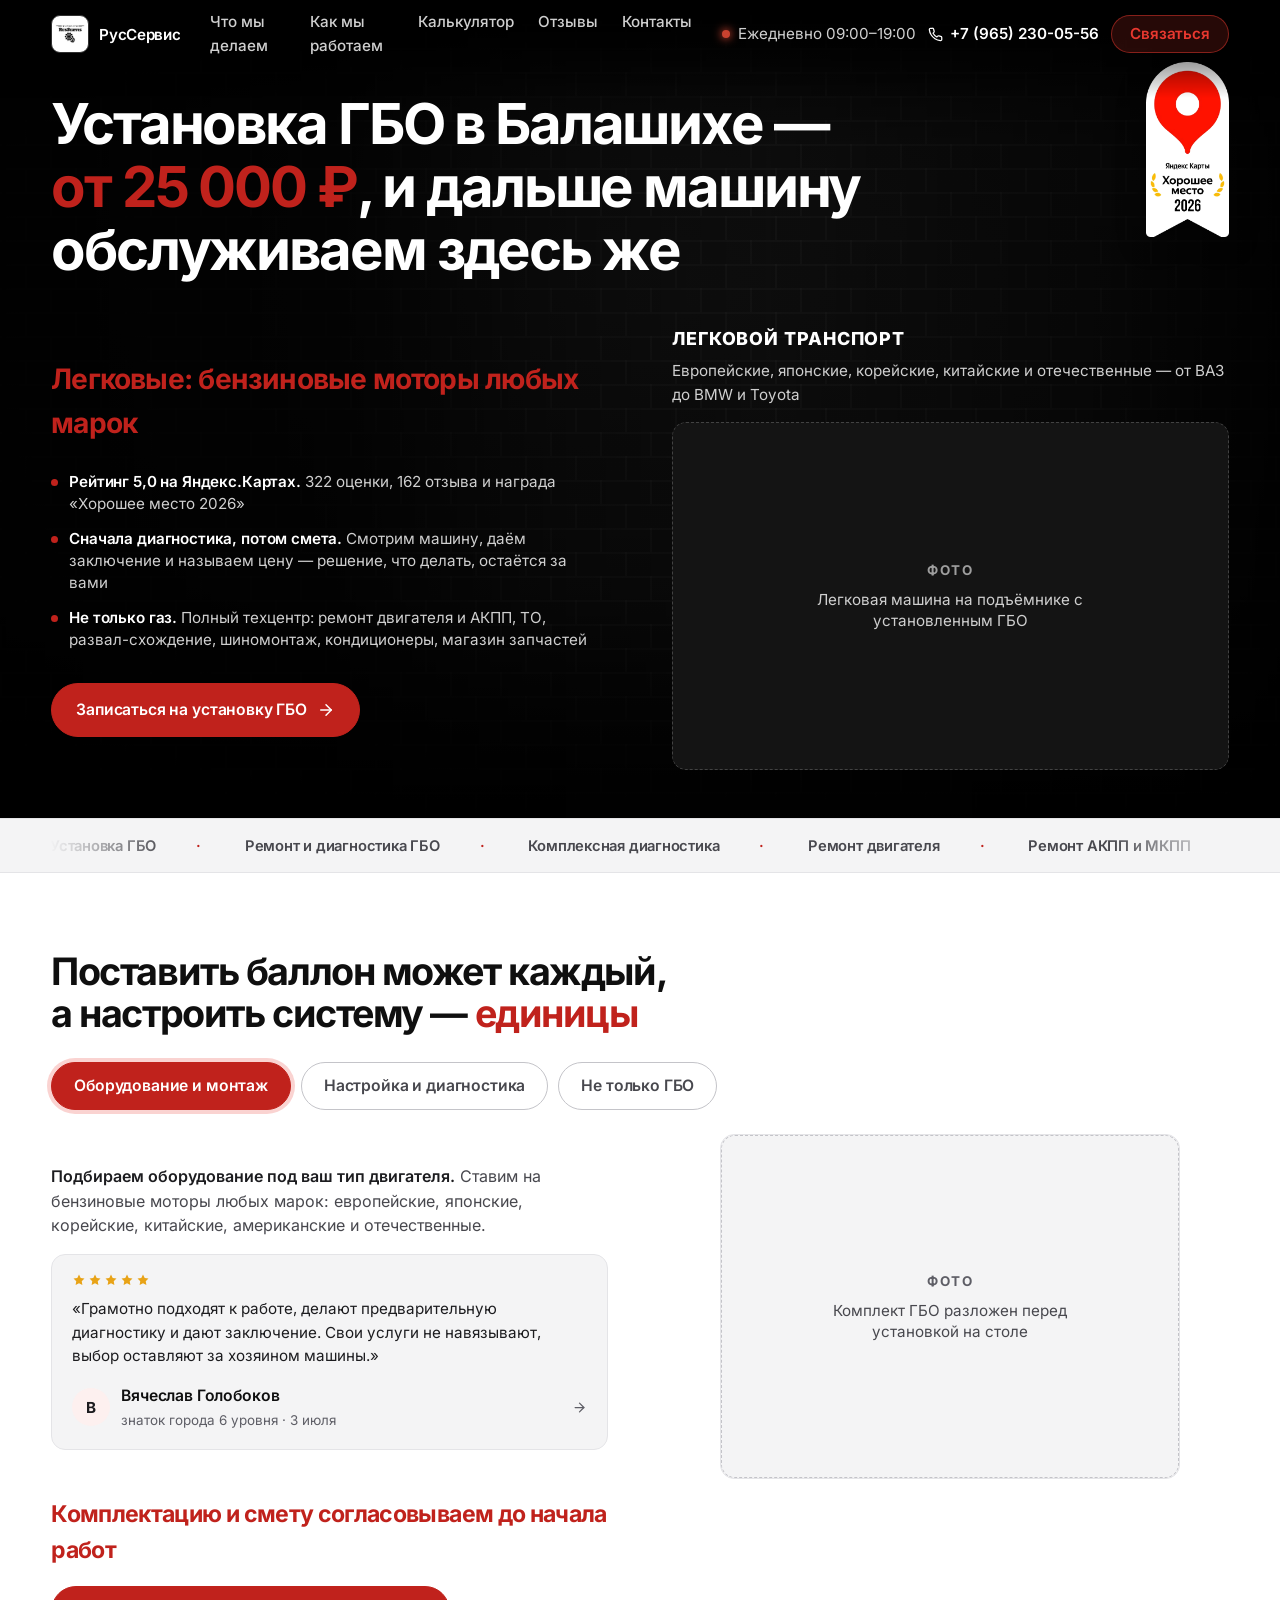
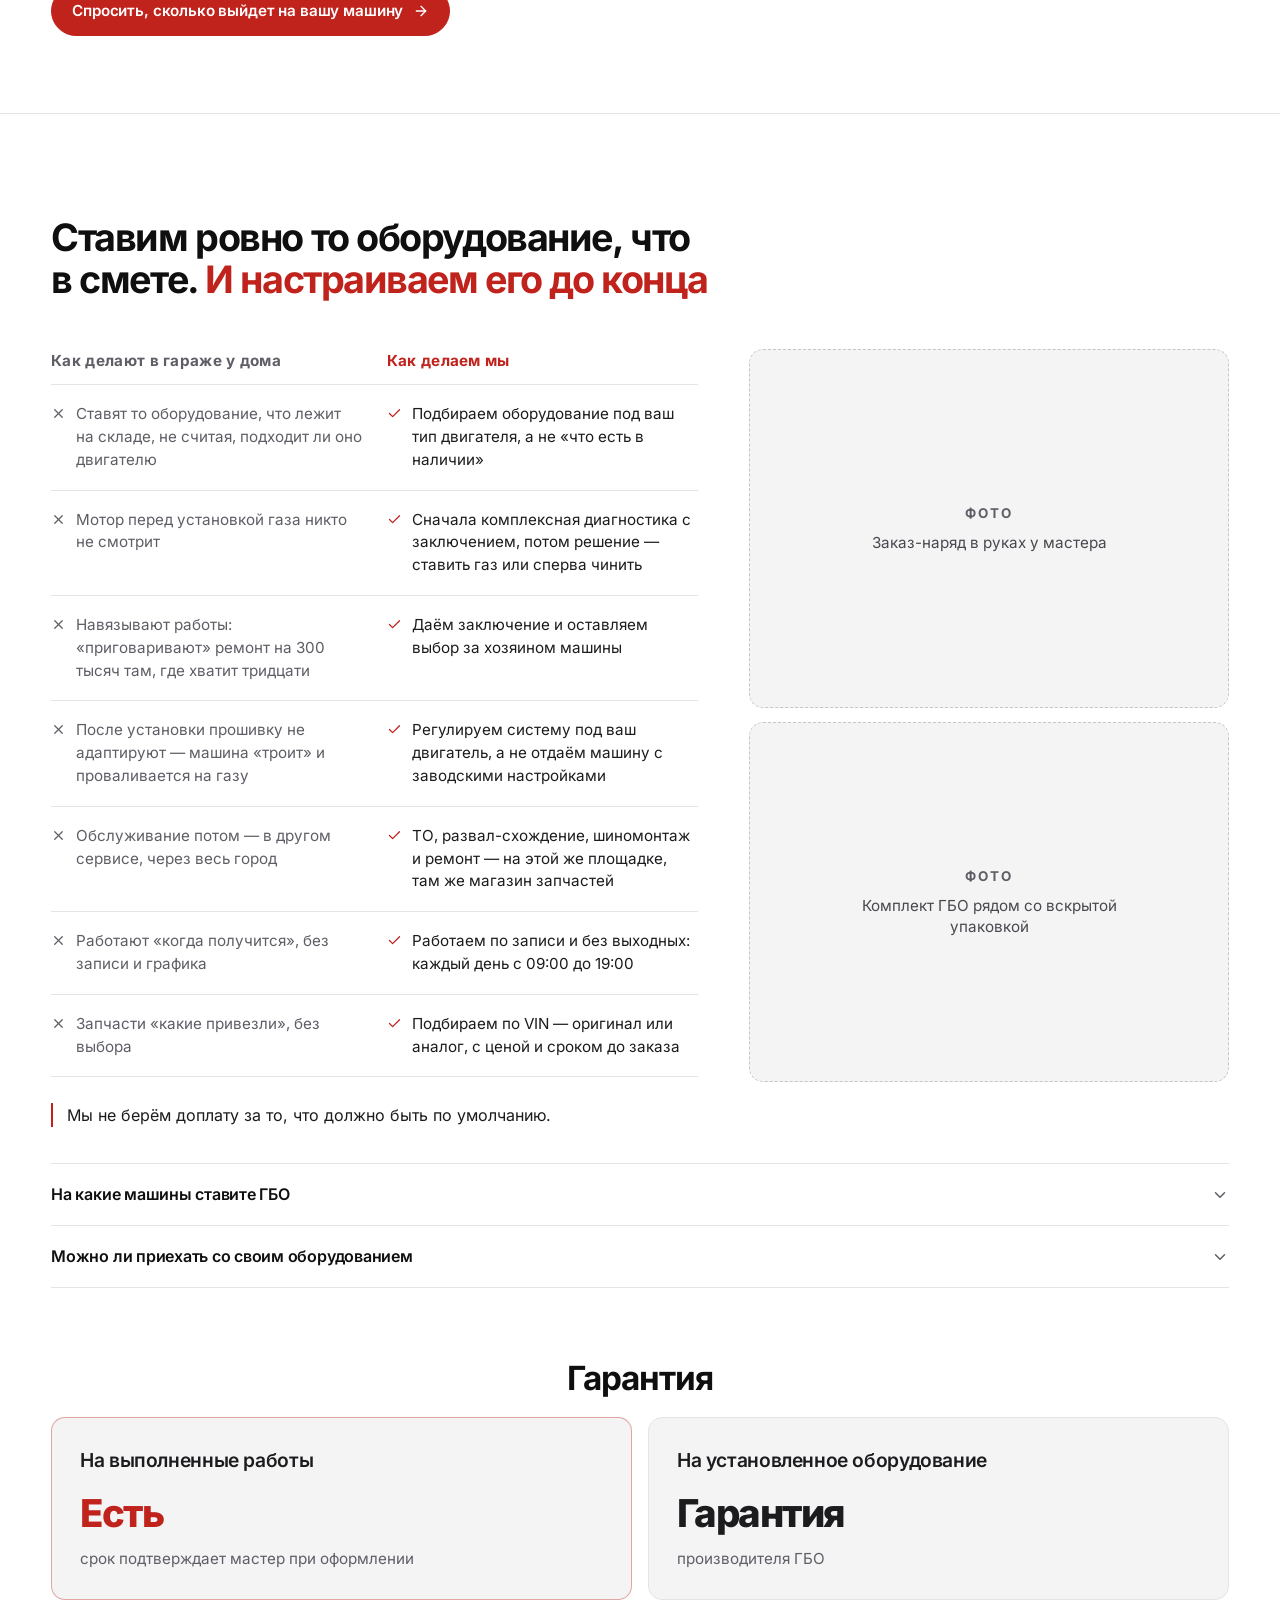
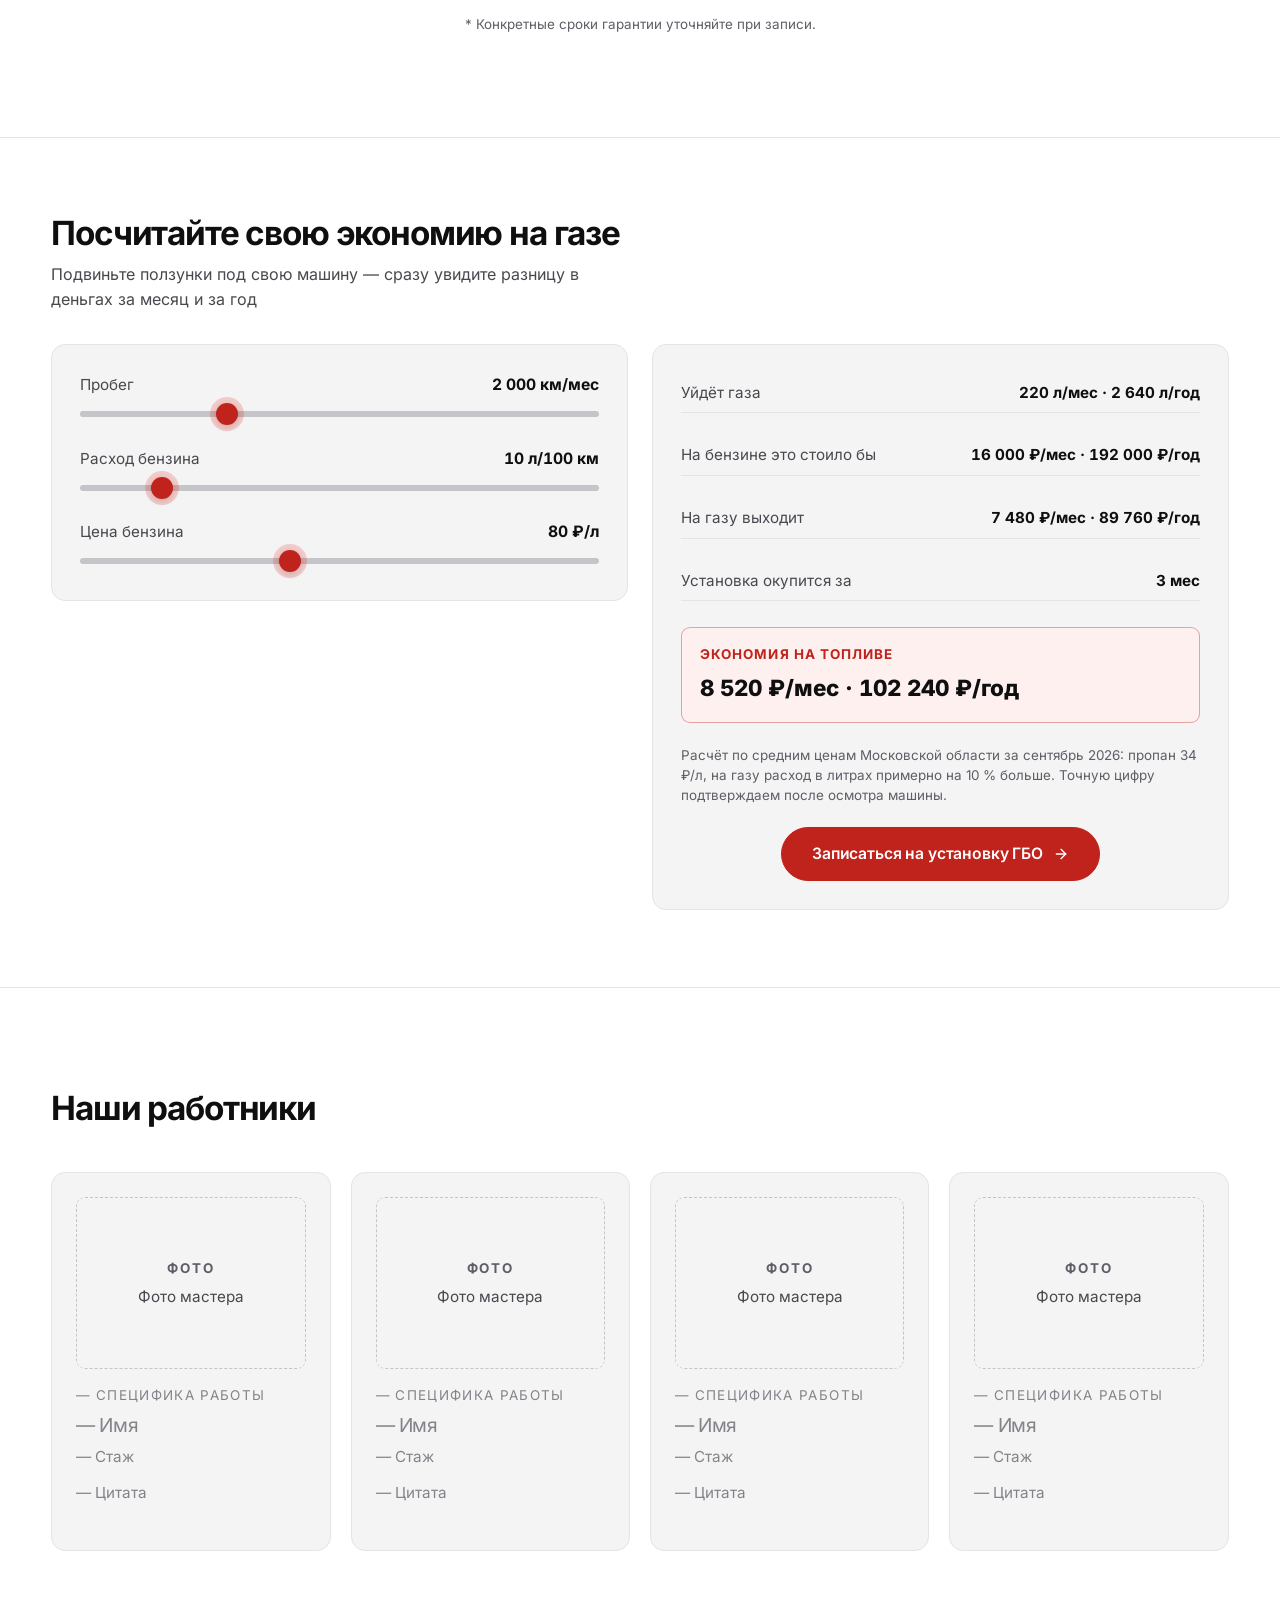
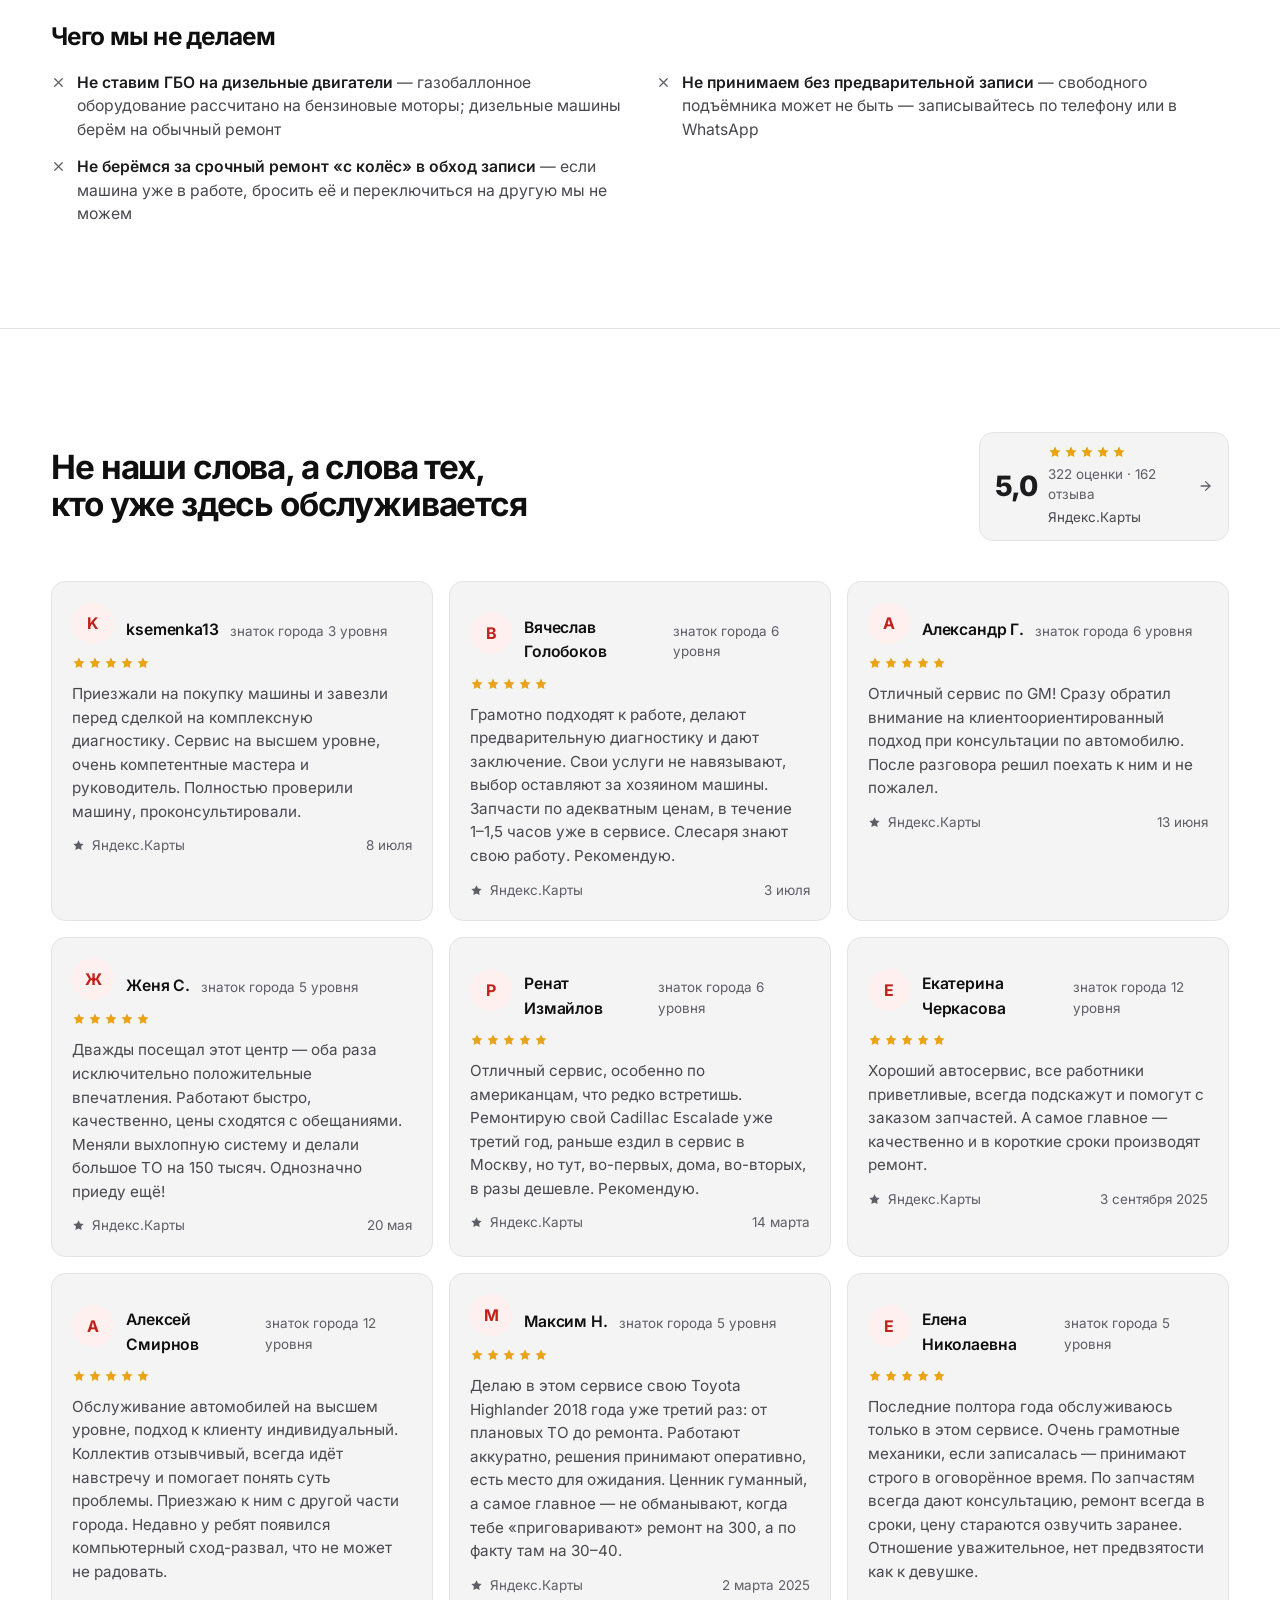
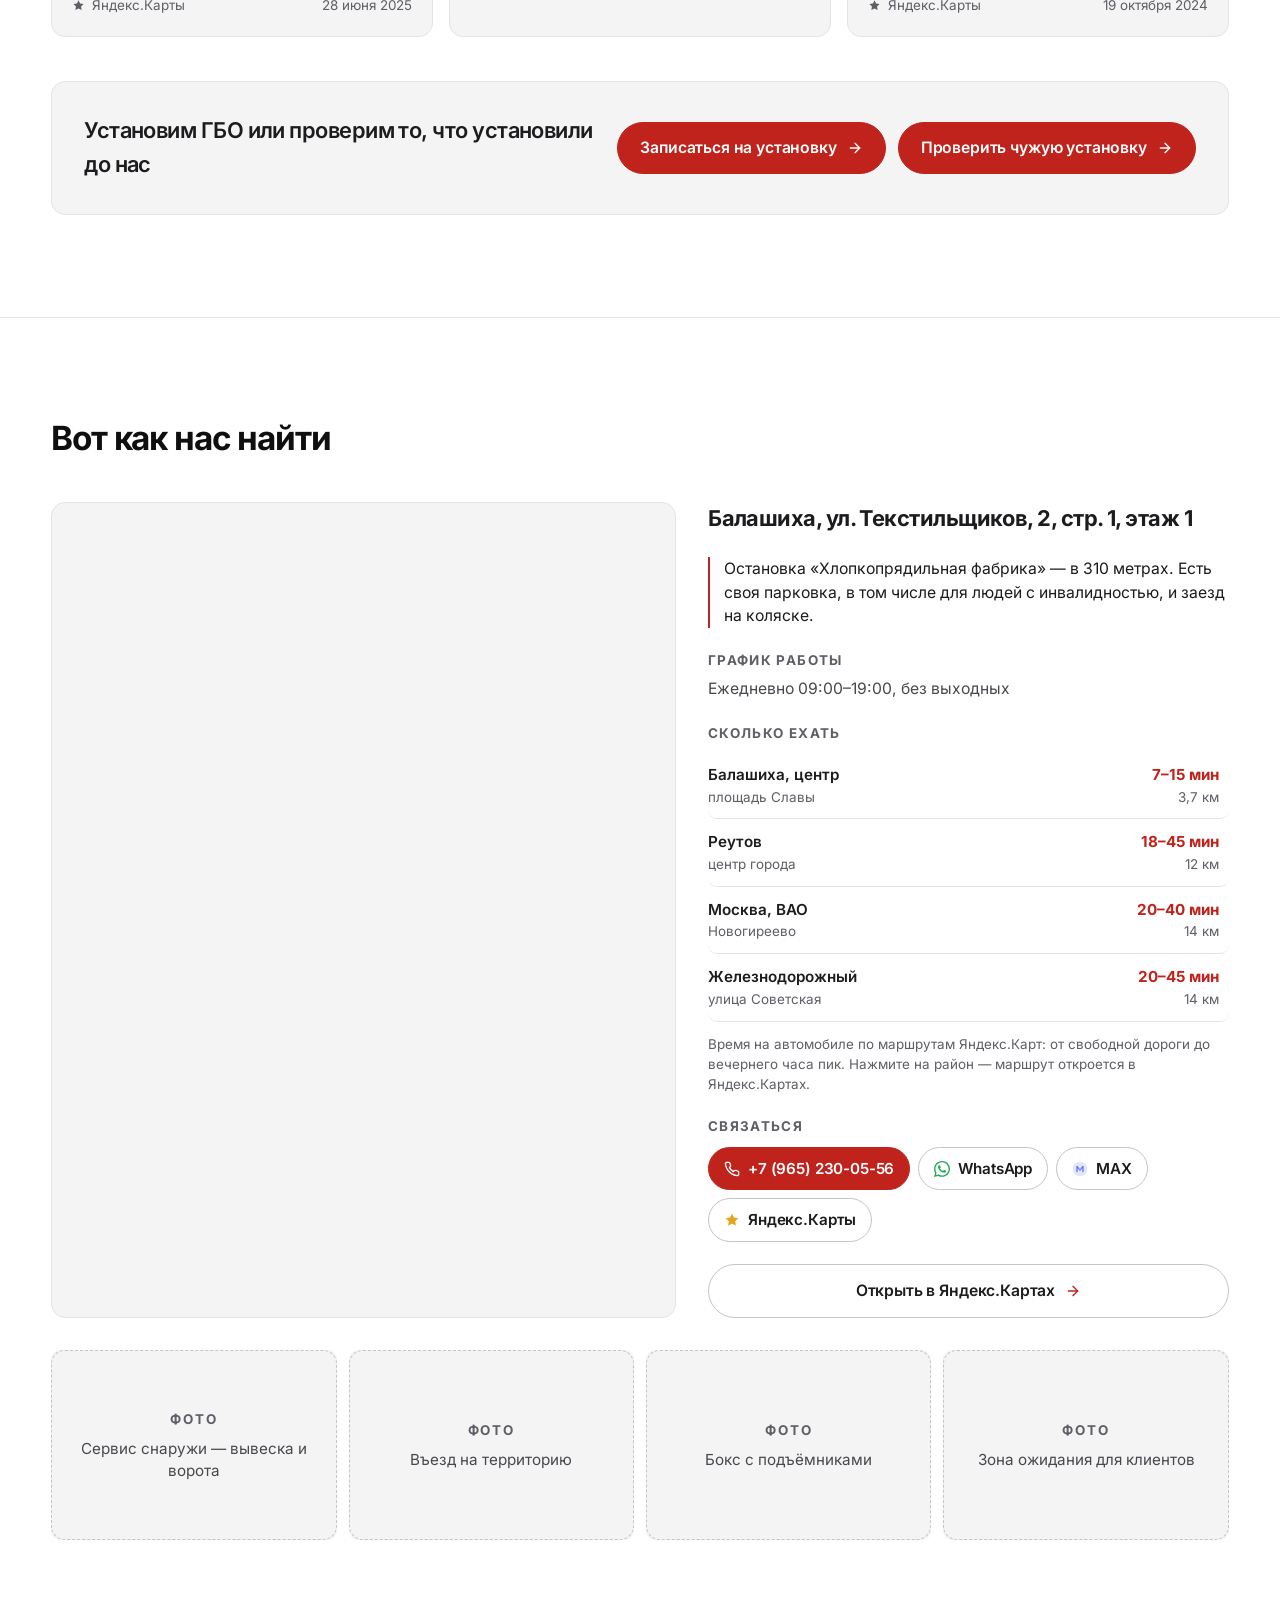
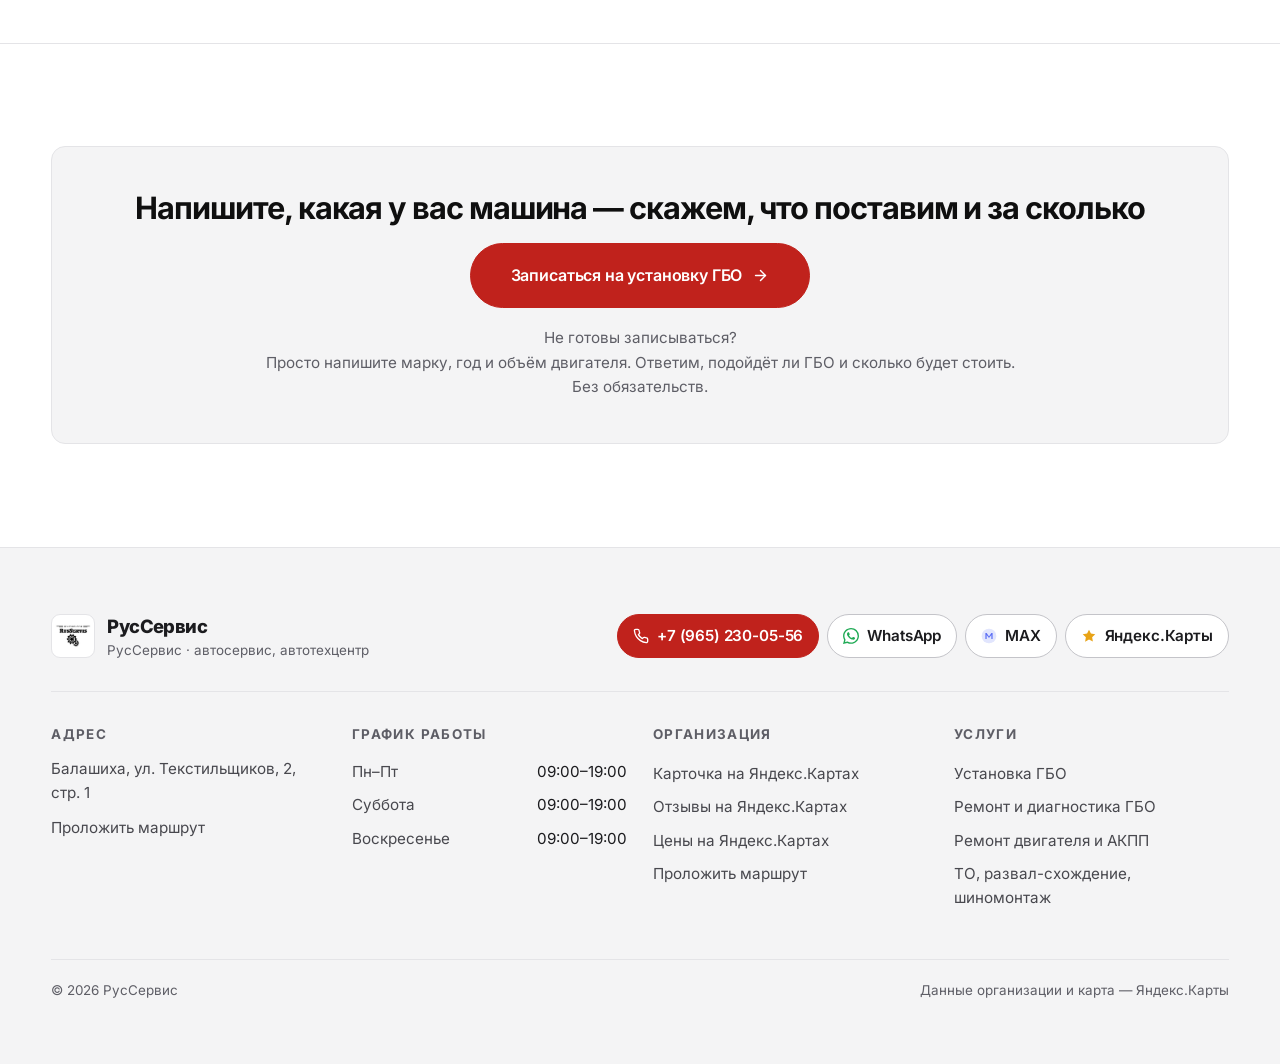
<file: shablon-rus-servis/index.html>
<!DOCTYPE html>
<html lang="ru">
<head>
  <meta charset="UTF-8">
  <meta name="viewport" content="width=device-width, initial-scale=1">

  <!-- Короткая ссылка на сайт. Сам сайт лежит в подпапке site/,
       этот файл нужен только чтобы публичный адрес заканчивался
       на /shablon-rus-servis/ , а не на /shablon-rus-servis/site/index.html -->
  <title>РусСервис — установка ГБО и автотехцентр, Балашиха</title>
  <link rel="canonical" href="site/index.html">
  <meta http-equiv="refresh" content="0; url=site/index.html">

  <style>
    body { margin: 0; min-height: 100vh; display: grid; place-items: center;
           background: #fff; color: #1c1c1f; text-align: center;
           font: 16px/1.6 system-ui, -apple-system, 'Segoe UI', Roboto, sans-serif; }
    a { color: #c0221c; }
  </style>
</head>
<body>
  <p>Открываем сайт «РусСервис»…<br>
     Если ничего не произошло — <a href="site/index.html">нажмите сюда</a>.</p>
  <script>location.replace('site/index.html');</script>
</body>
</html>
</file>
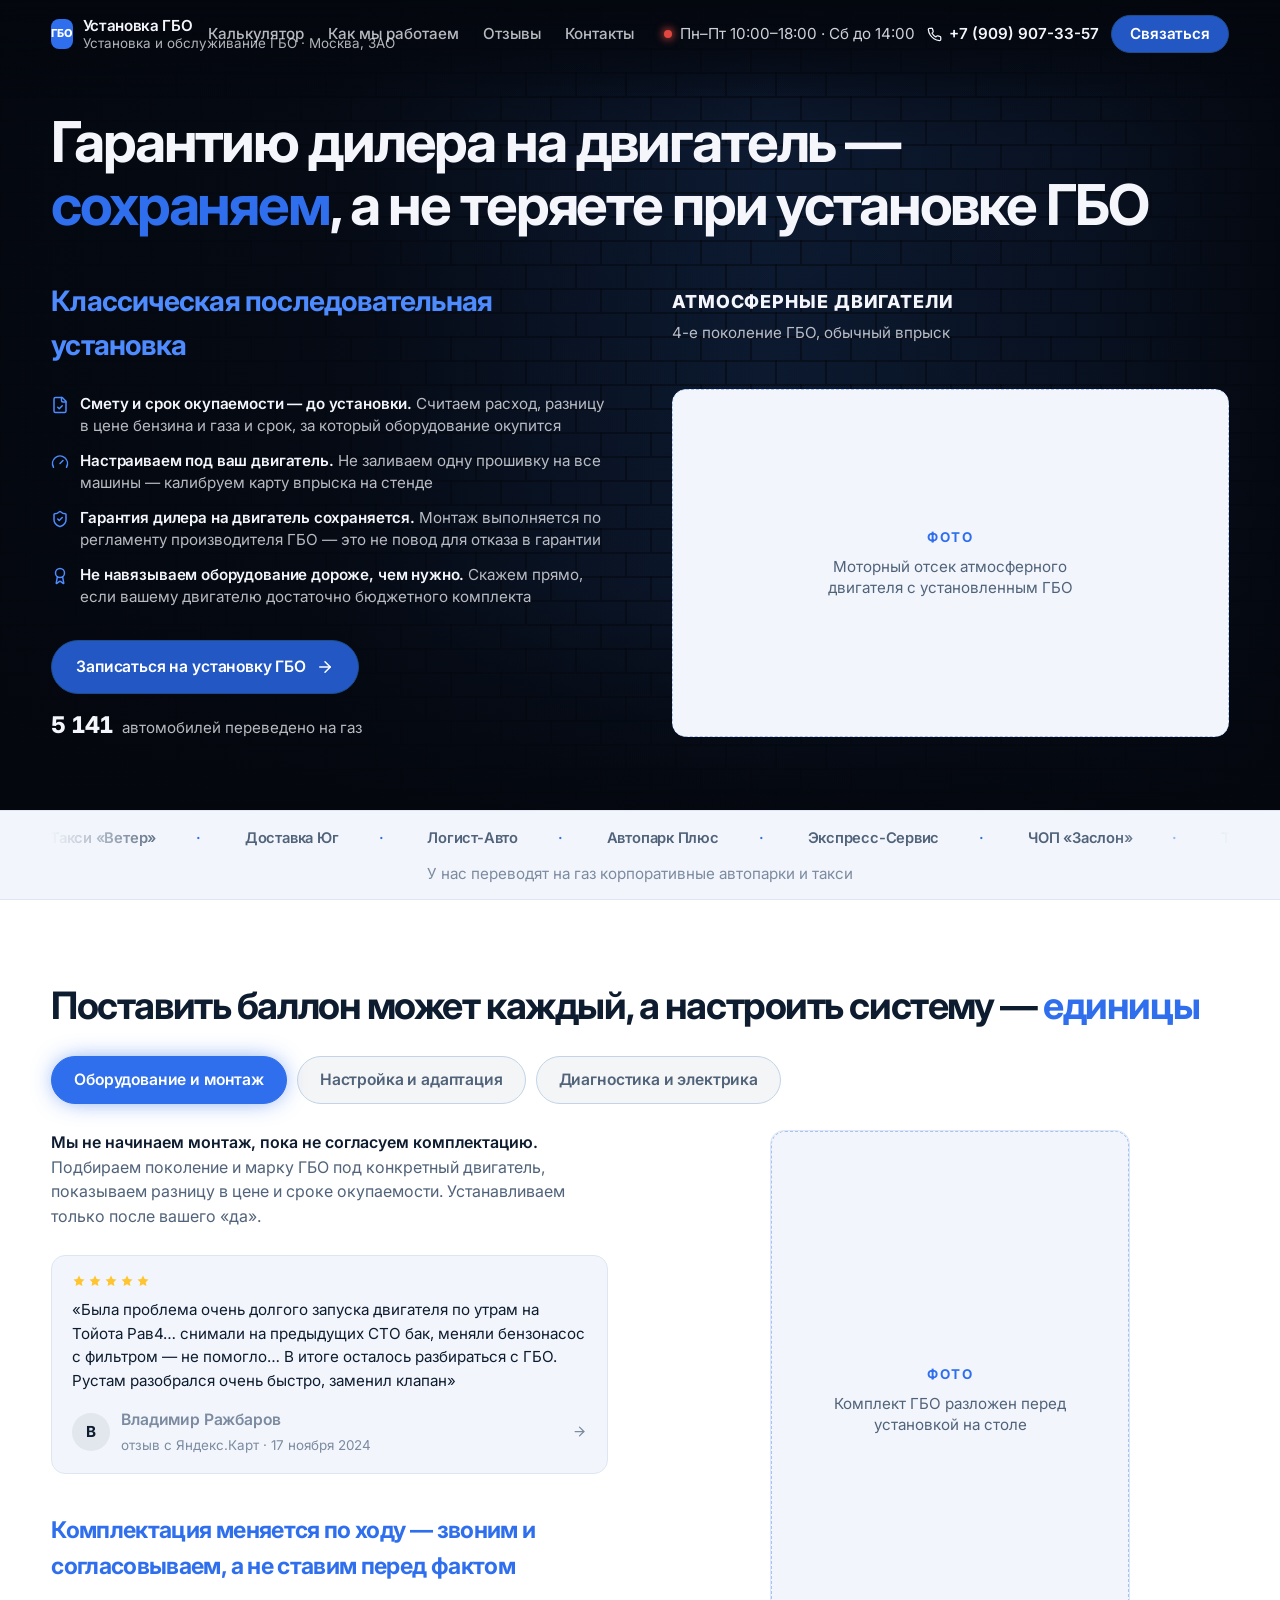
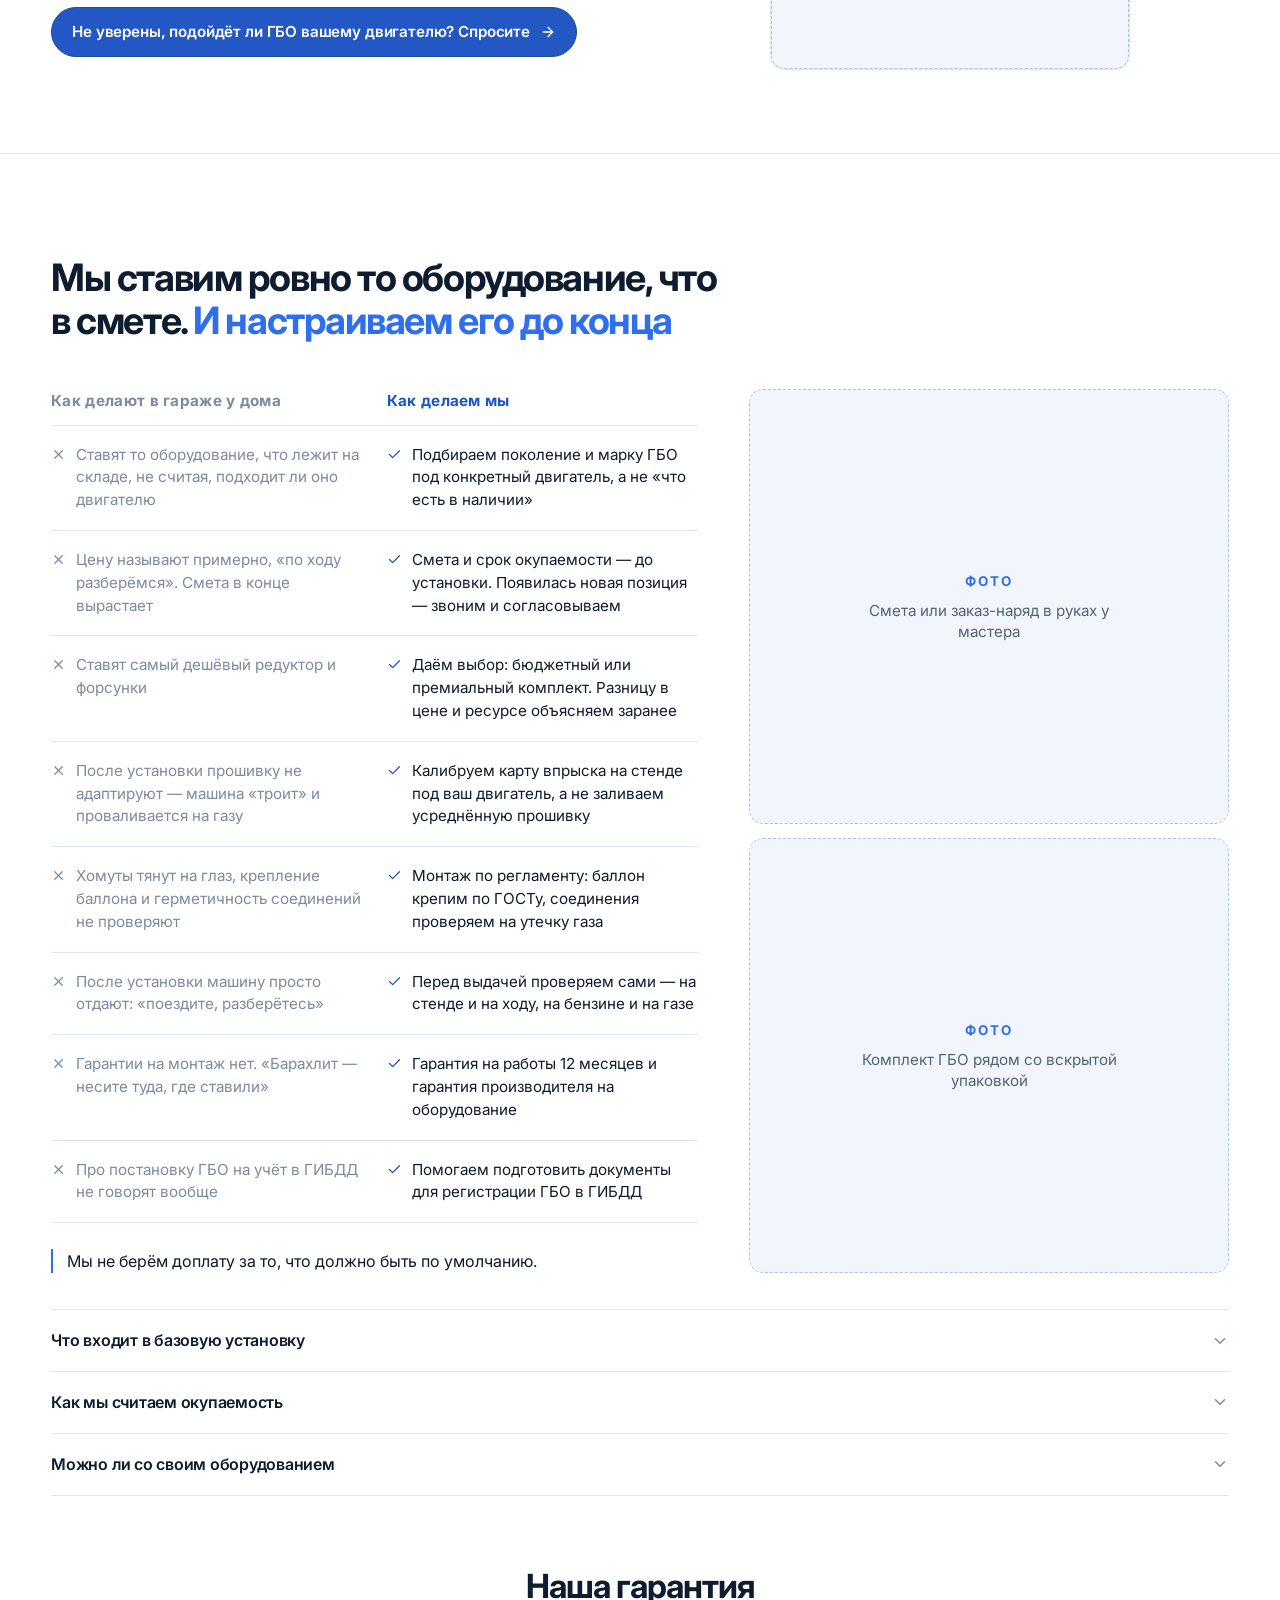
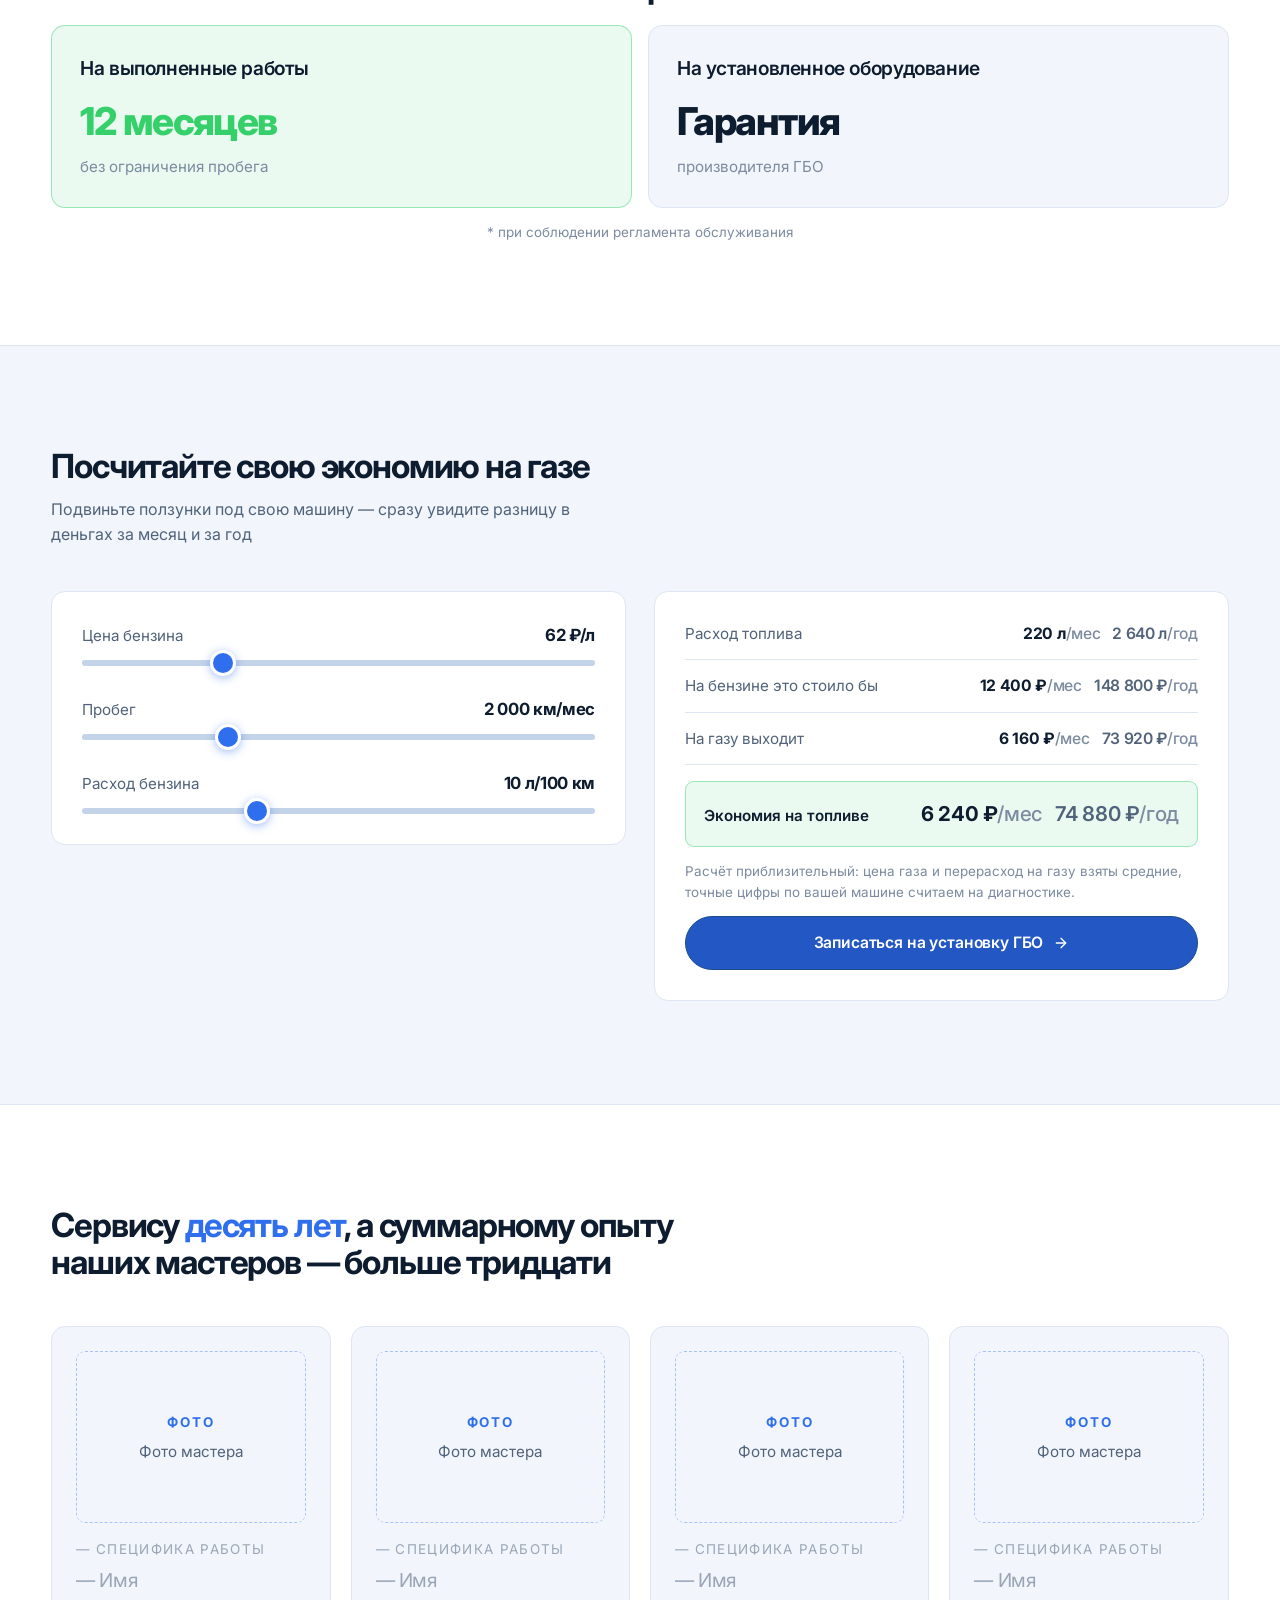
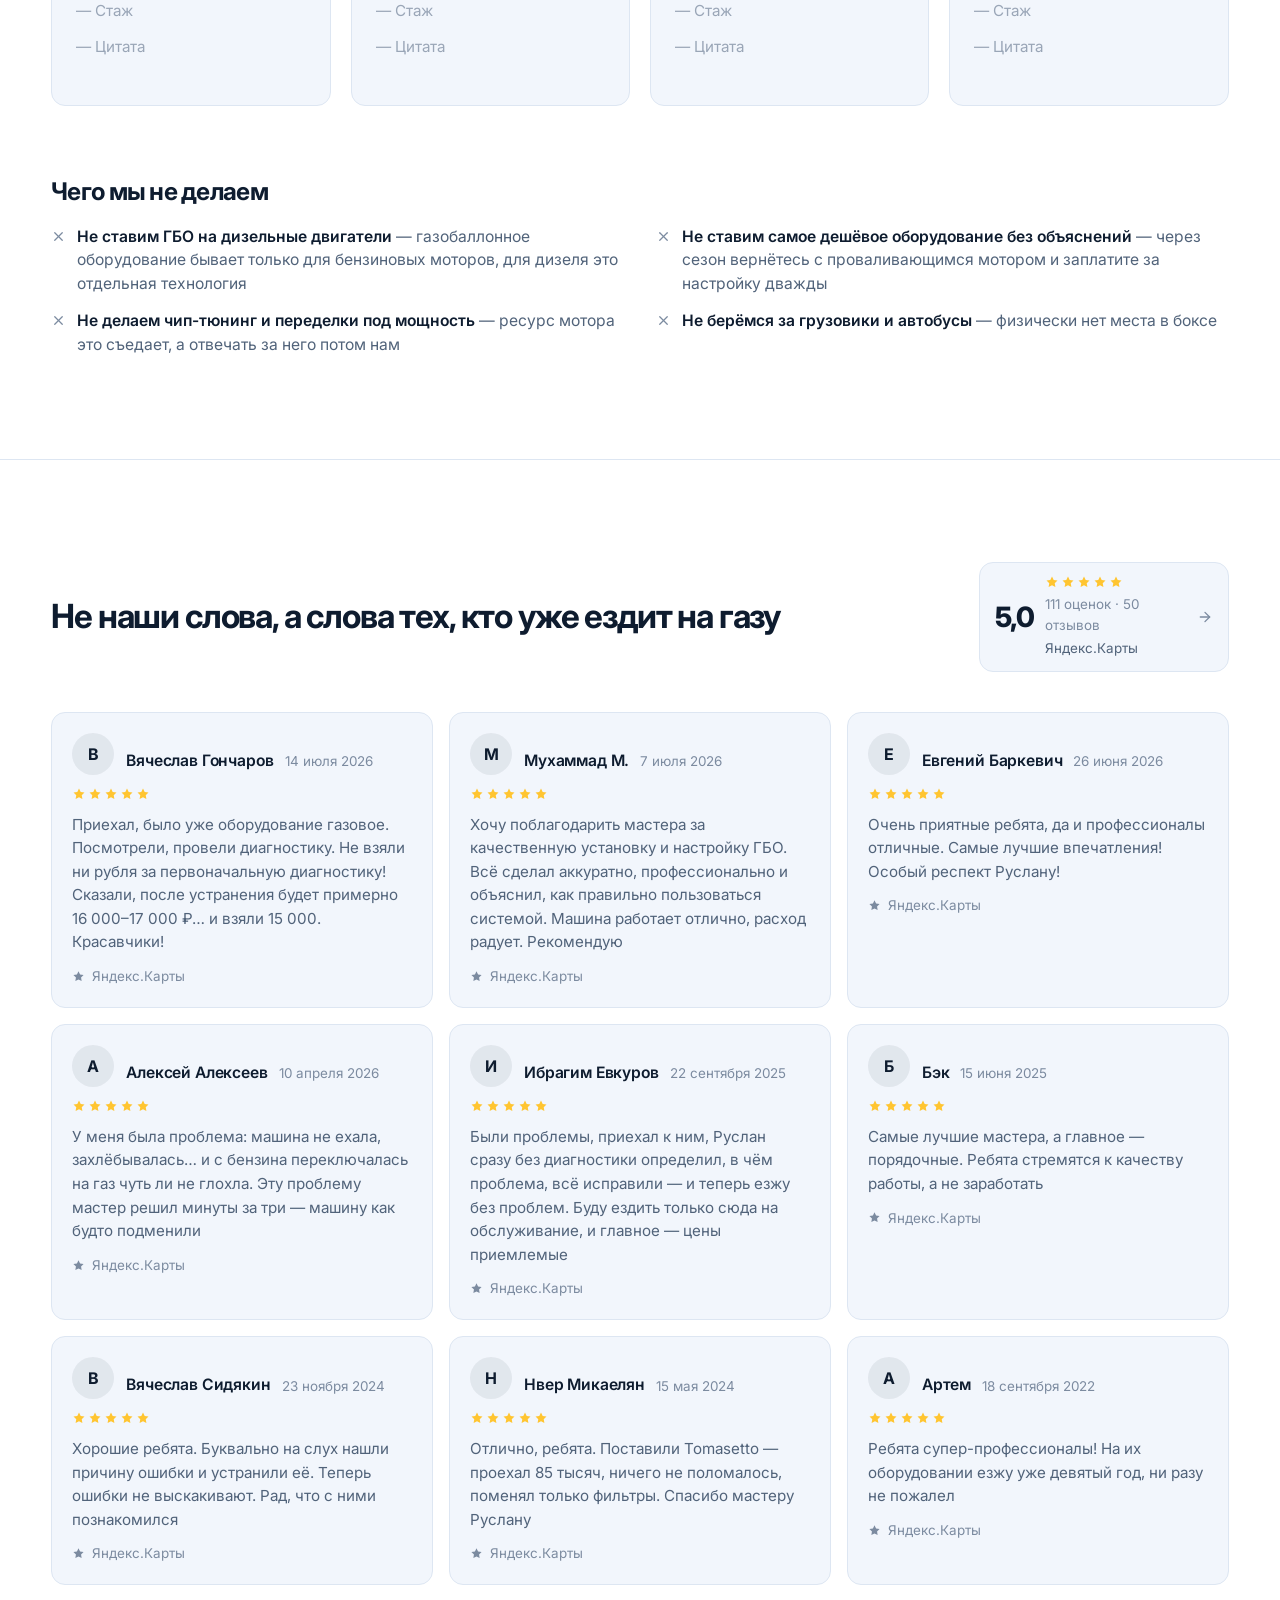
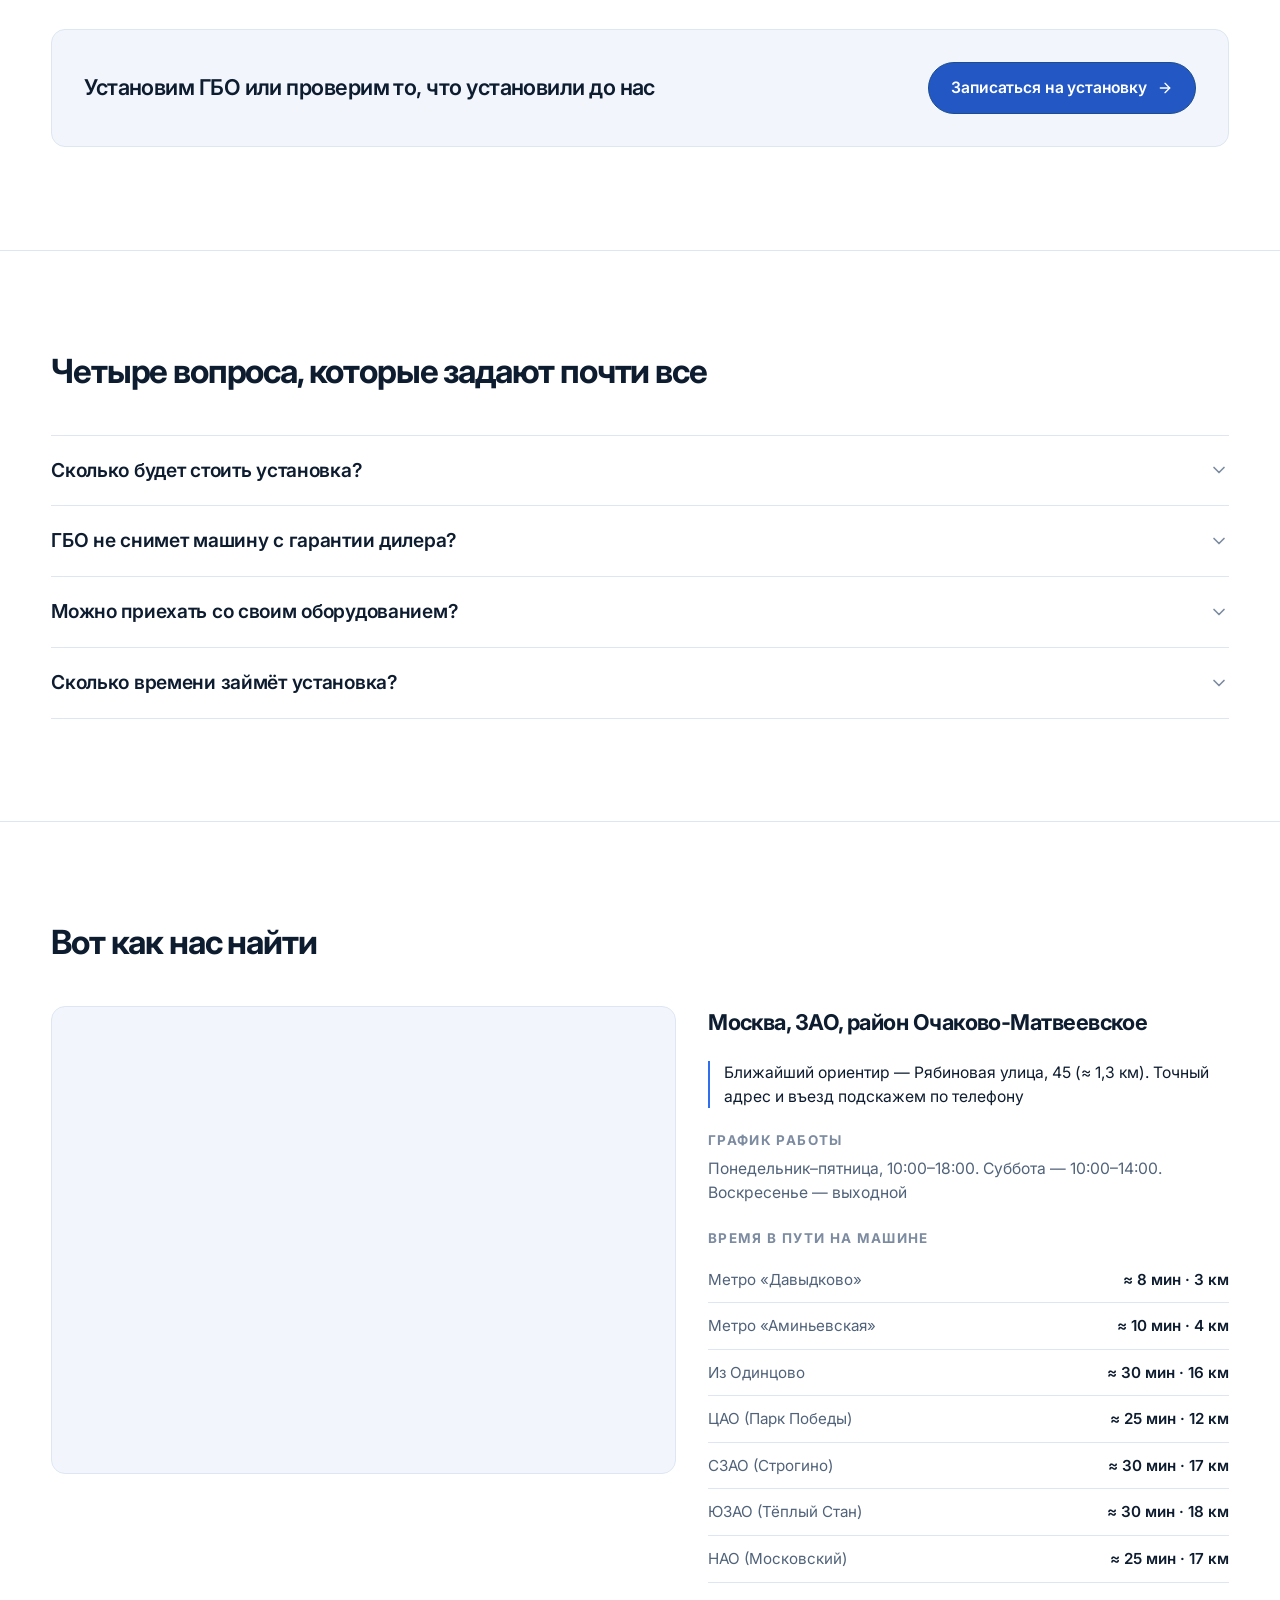
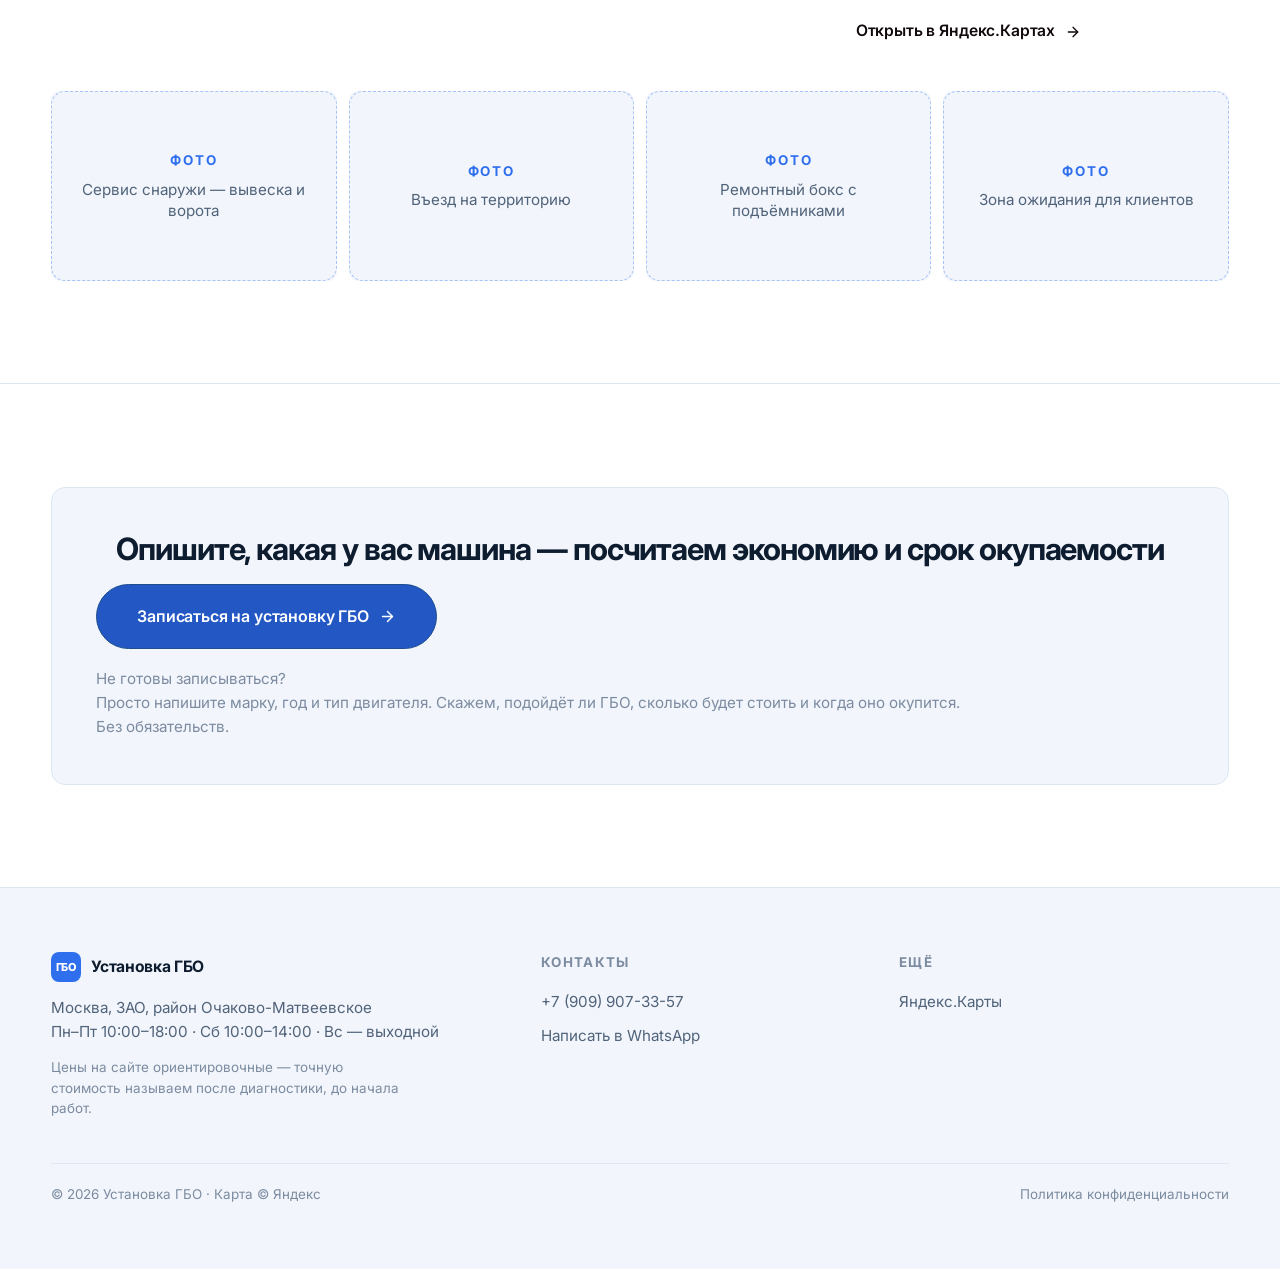
<file: ustanovka-gbo-msk/index.html>
<!DOCTYPE html>
<html lang="ru">
<head>
  <meta charset="UTF-8">
  <meta name="viewport" content="width=device-width, initial-scale=1">

  <!-- Короткая ссылка на сайт. Сам сайт лежит в подпапке site/,
       этот файл нужен только чтобы публичный адрес заканчивался
       на /ustanovka-gbo-msk/ , а не на /ustanovka-gbo-msk/site/index.html -->
  <title>Установка ГБО — Москва, ЗАО, Очаково-Матвеевское</title>
  <link rel="canonical" href="site/index.html">
  <meta http-equiv="refresh" content="0; url=site/index.html">

  <style>
    body { margin: 0; min-height: 100vh; display: grid; place-items: center;
           background: #fff; color: #0e1c2f; text-align: center;
           font: 16px/1.6 system-ui, -apple-system, 'Segoe UI', Roboto, sans-serif; }
    a { color: #2f6fed; }
  </style>
</head>
<body>
  <p>Открываем сайт «Установка ГБО»…<br>
     Если ничего не произошло — <a href="site/index.html">нажмите сюда</a>.</p>
  <script>location.replace('site/index.html');</script>
</body>
</html>
</file>
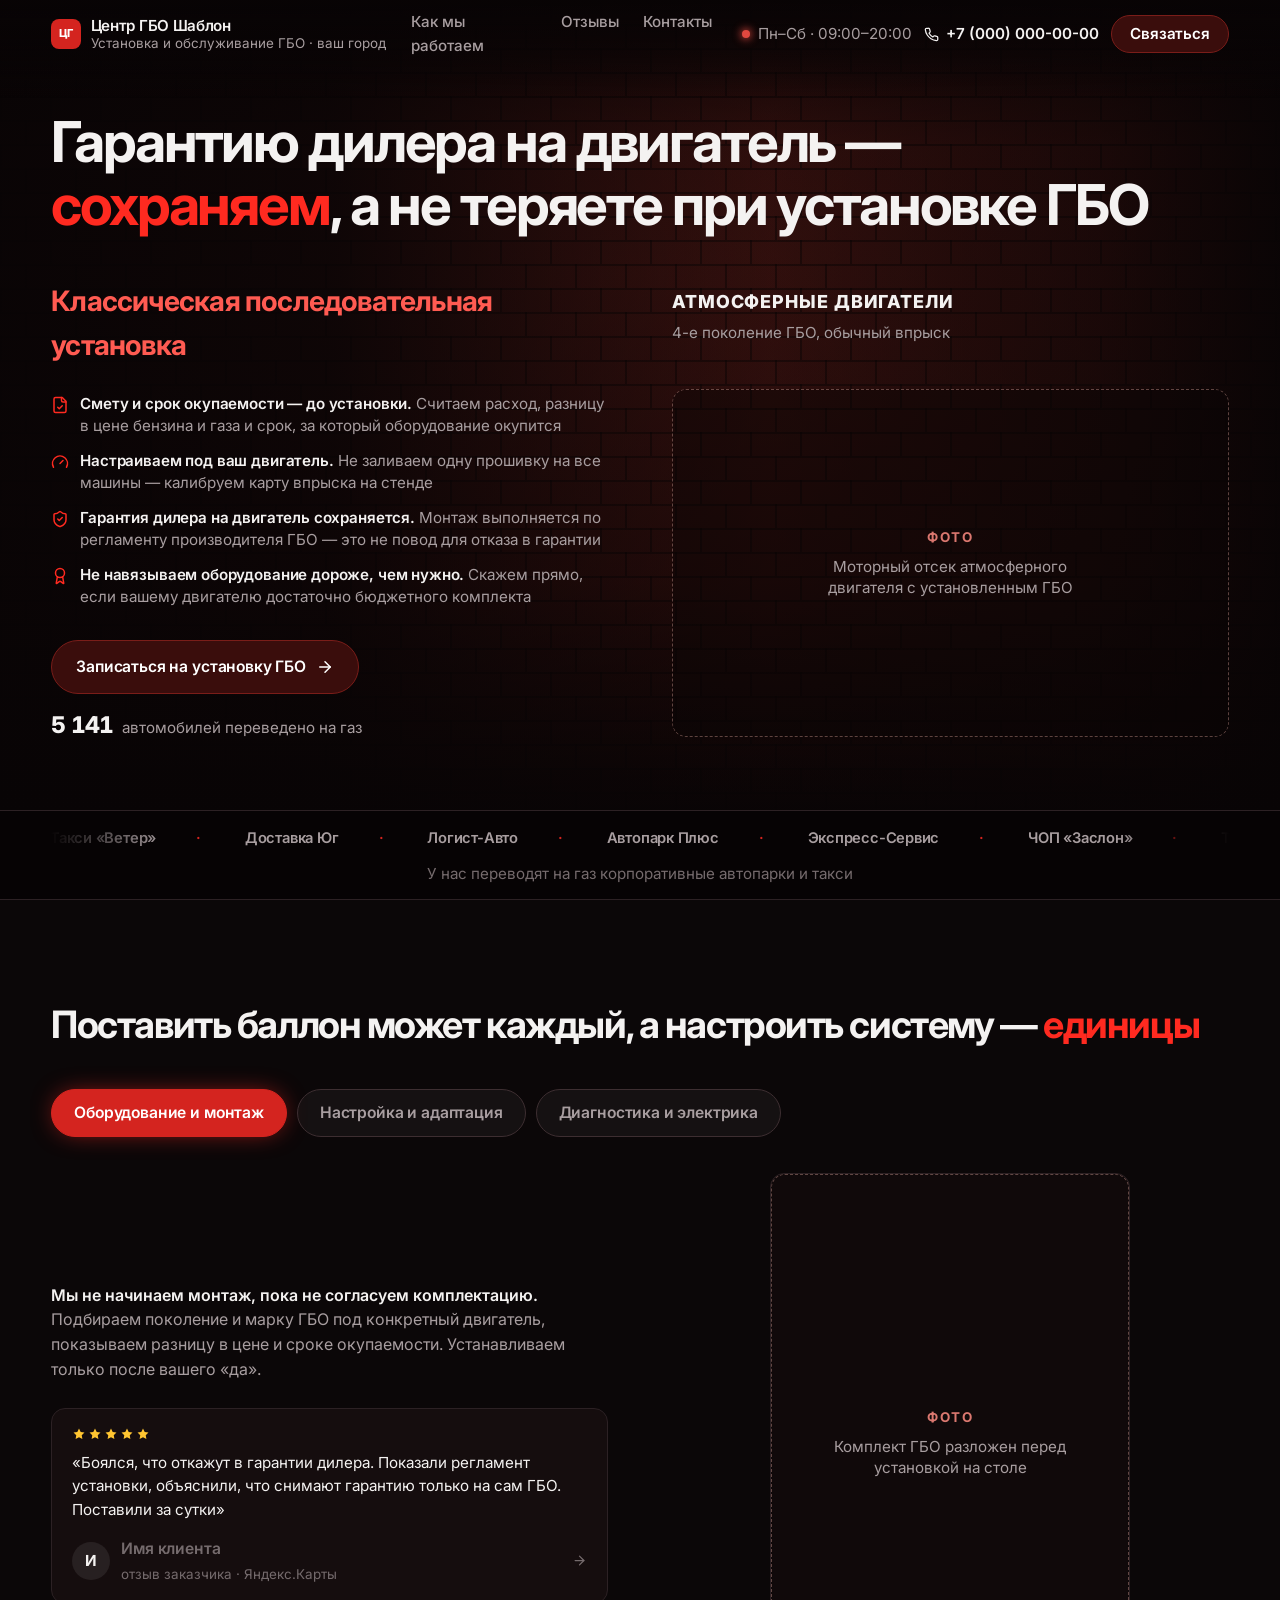
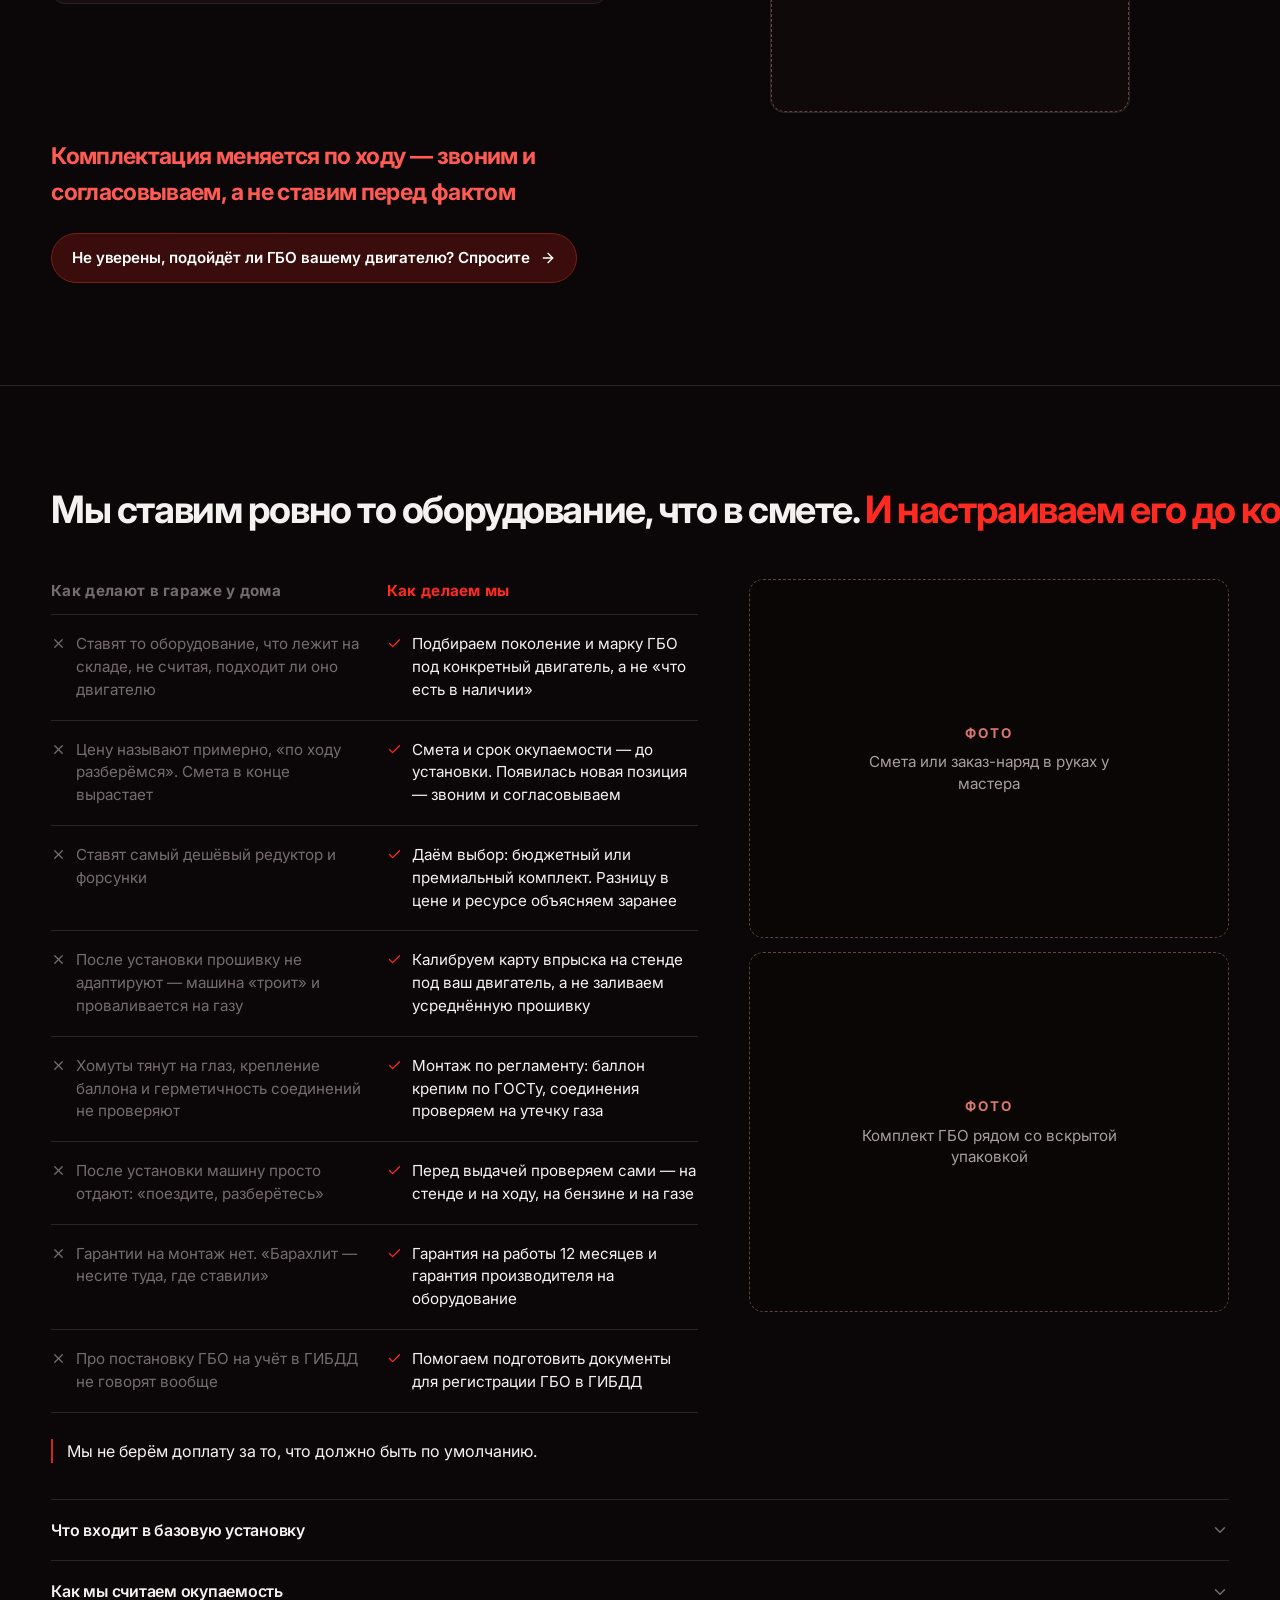
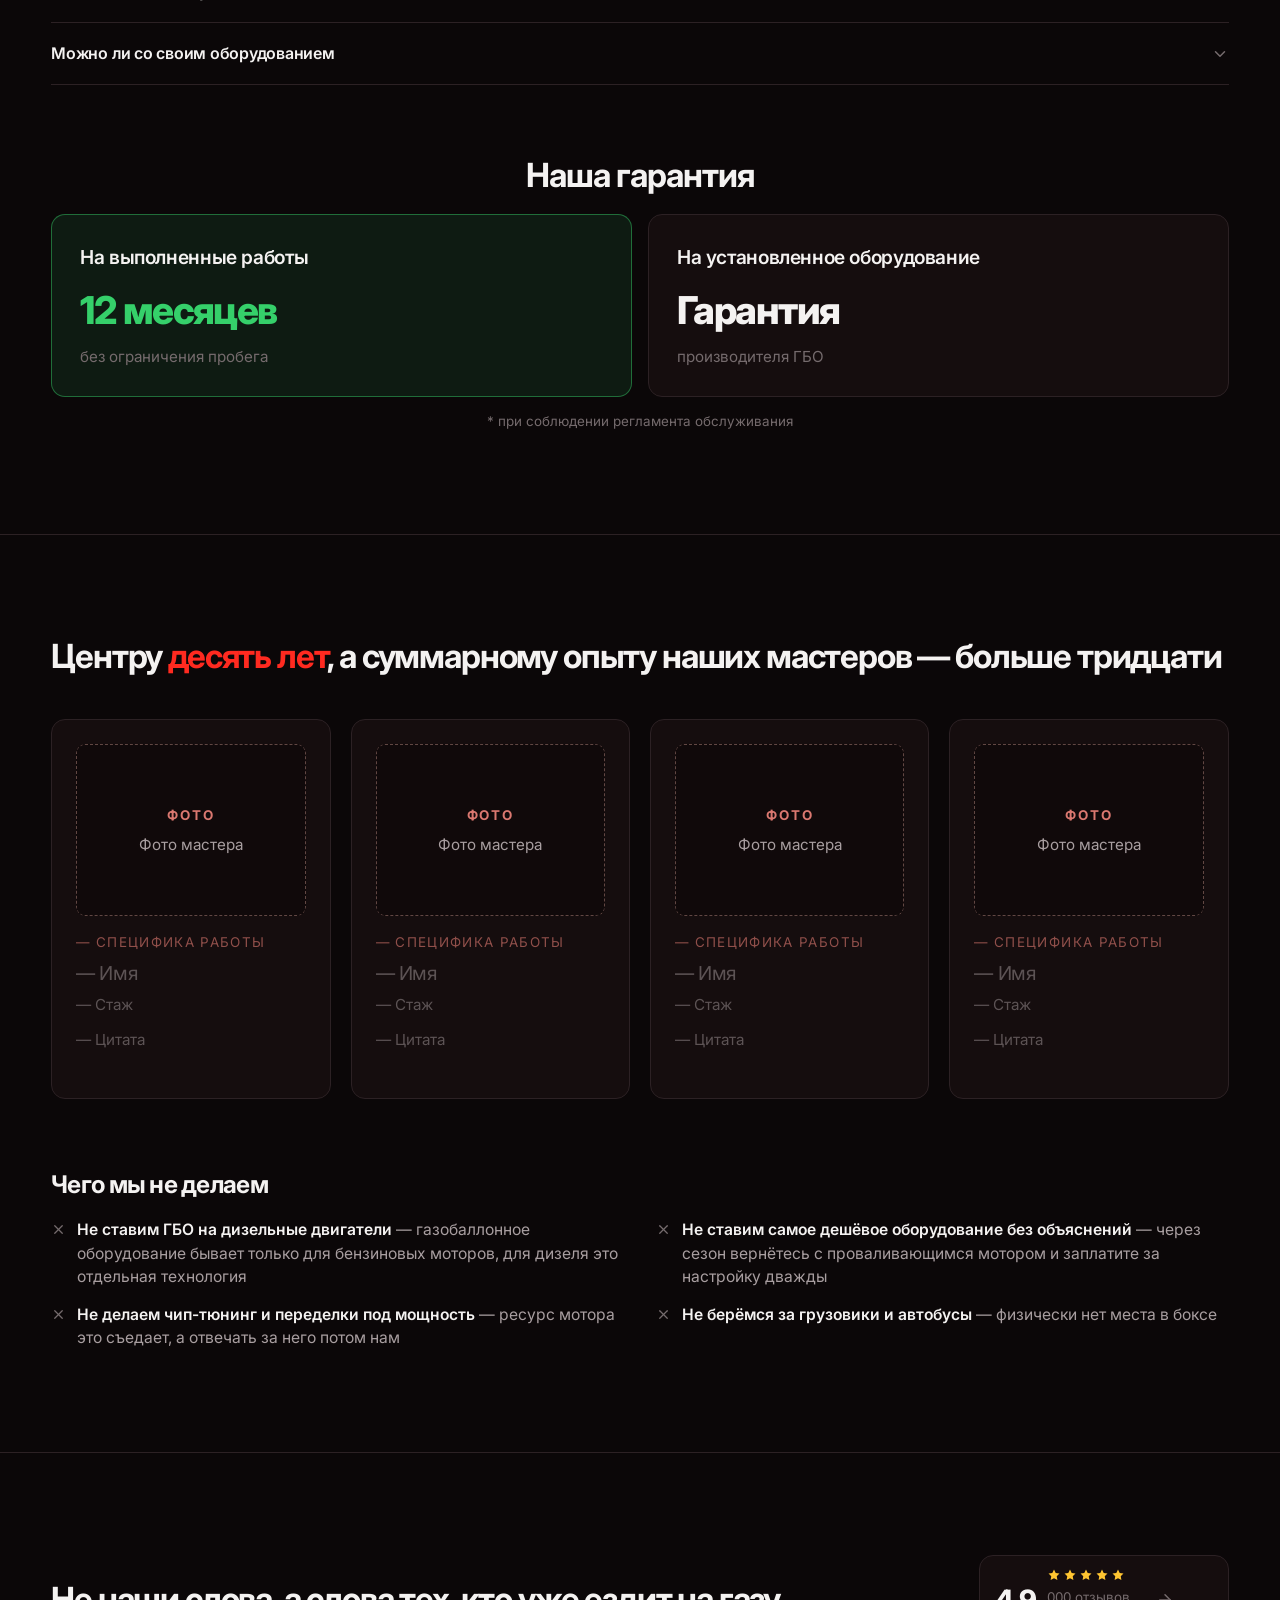
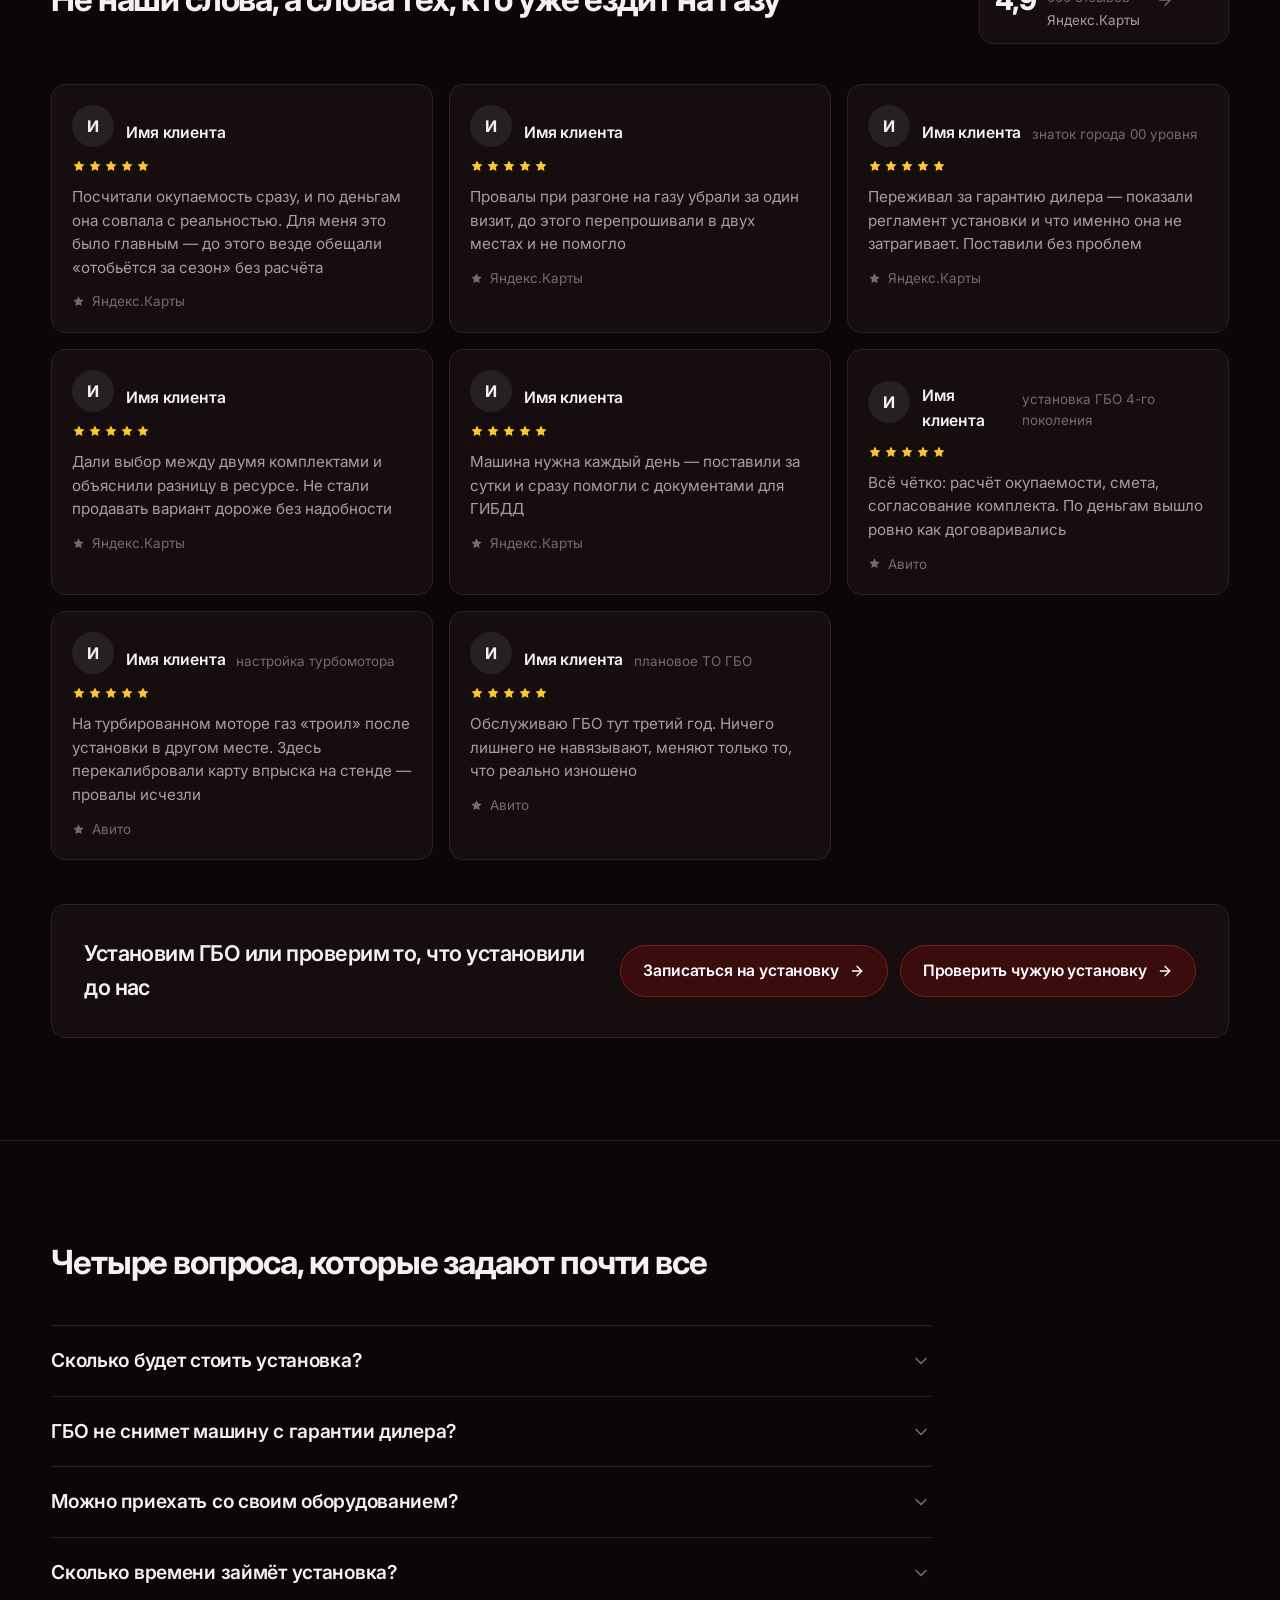
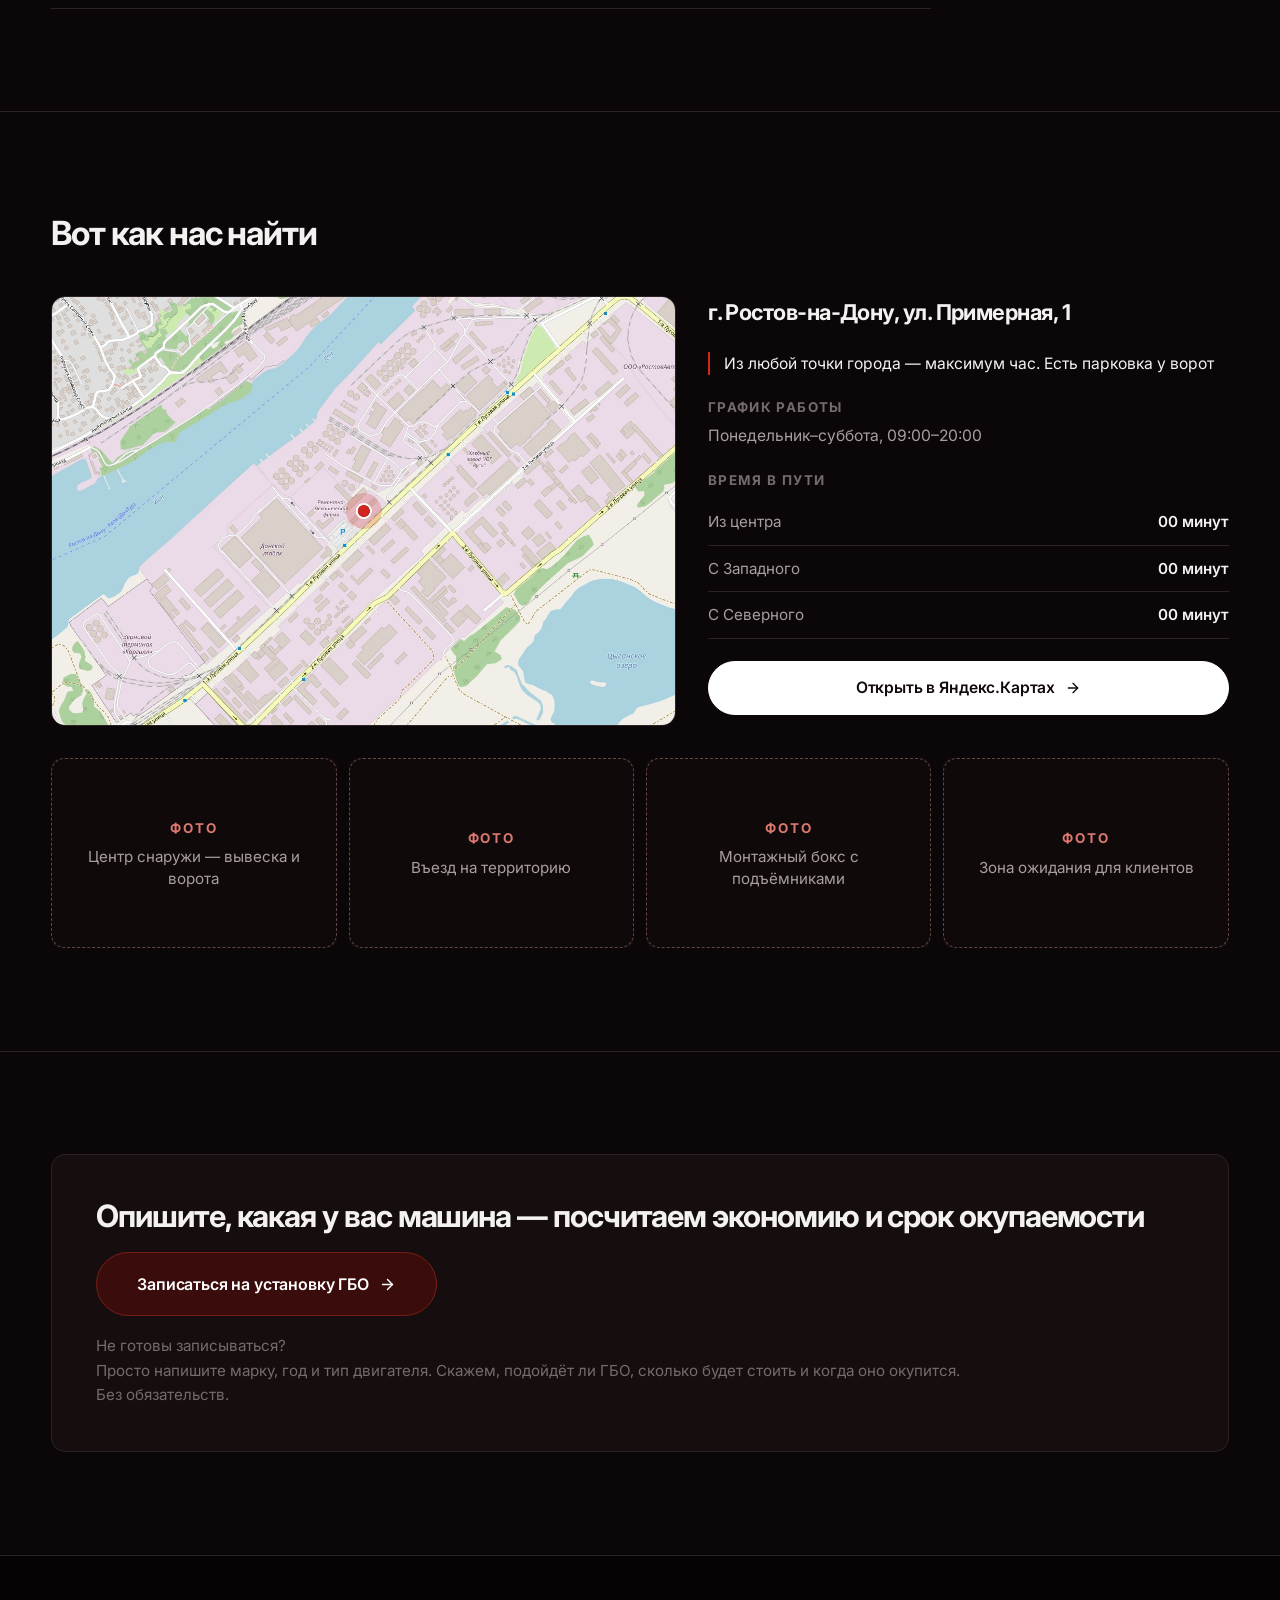
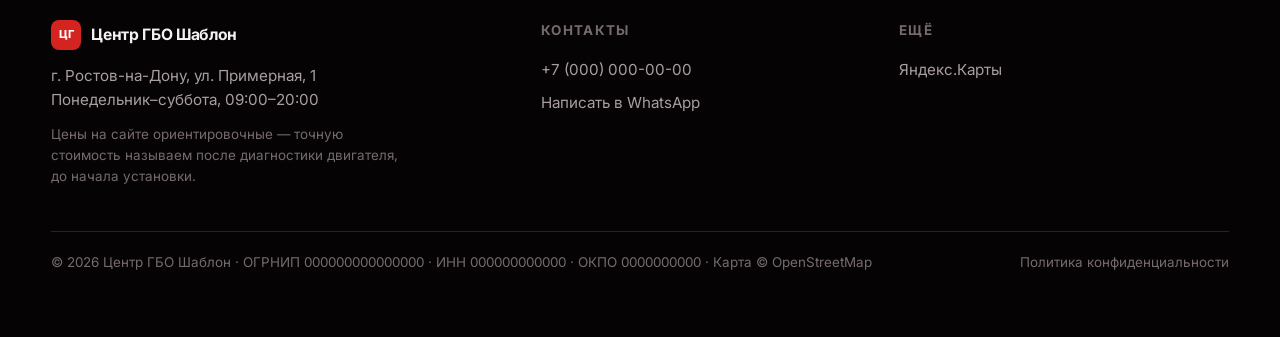
<file: shablon-centr-gbo/site/index.html>
<!DOCTYPE html>
<html lang="ru">
<head>
  <meta charset="UTF-8">
  <meta name="viewport" content="width=device-width, initial-scale=1">
  <meta http-equiv="Cache-Control" content="no-cache, no-store, must-revalidate">

  <title>Установка и обслуживание ГБО — Центр ГБО Шаблон</title>
  <meta name="description" content="Экономию и срок окупаемости считаем до установки. Настраиваем систему под конкретный двигатель на стенде. Гарантия дилера на двигатель сохраняется.">

  <link rel="preconnect" href="https://fonts.googleapis.com">
  <link rel="preconnect" href="https://fonts.gstatic.com" crossorigin>
  <link rel="stylesheet" href="https://fonts.googleapis.com/css2?family=Inter:wght@400;600;800&display=swap">

  <link rel="stylesheet" href="theme.css?v=1789139801">
  <link rel="stylesheet" href="base.css?v=1789139801">
  <link rel="stylesheet" href="blocks.css?v=1789139801">
</head>
<body>
  <div id="app"></div>

  <noscript>
    <div style="max-width:620px;margin:48px auto;padding:0 20px;line-height:1.6">
      <h1>Центр ГБО Шаблон — установка и обслуживание ГБО</h1>
      <p>Для работы сайта нужен включённый JavaScript. Напишите нам в WhatsApp или Telegram.</p>
      <p>г. Ростов-на-Дону, ул. Примерная, 1. Понедельник–суббота, 09:00–20:00.</p>
    </div>
  </noscript>

  <script src="config.js?v=1789139801"></script>
  <script src="content.js?v=1789139801"></script>
  <script src="icons.js?v=1789139801"></script>
  <script src="app.js?v=1789139801"></script>
</body>
</html>
</file>
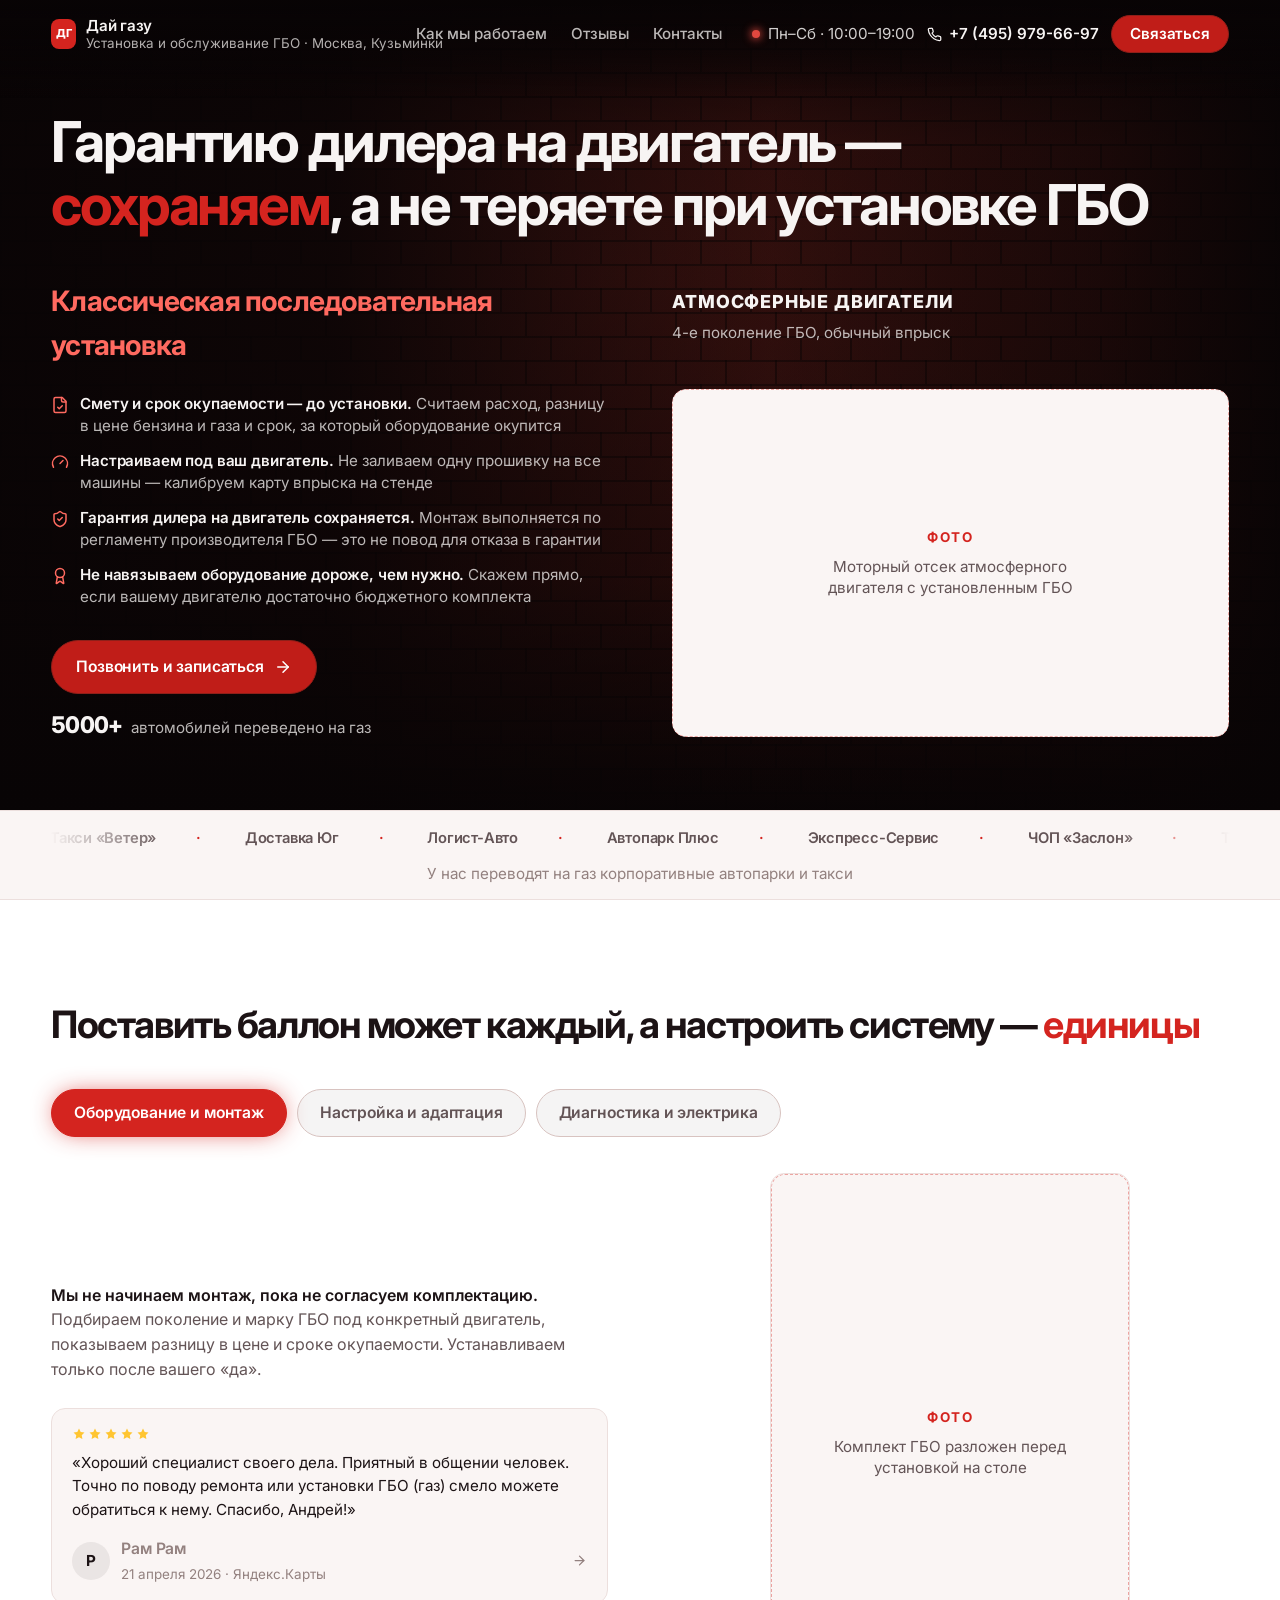
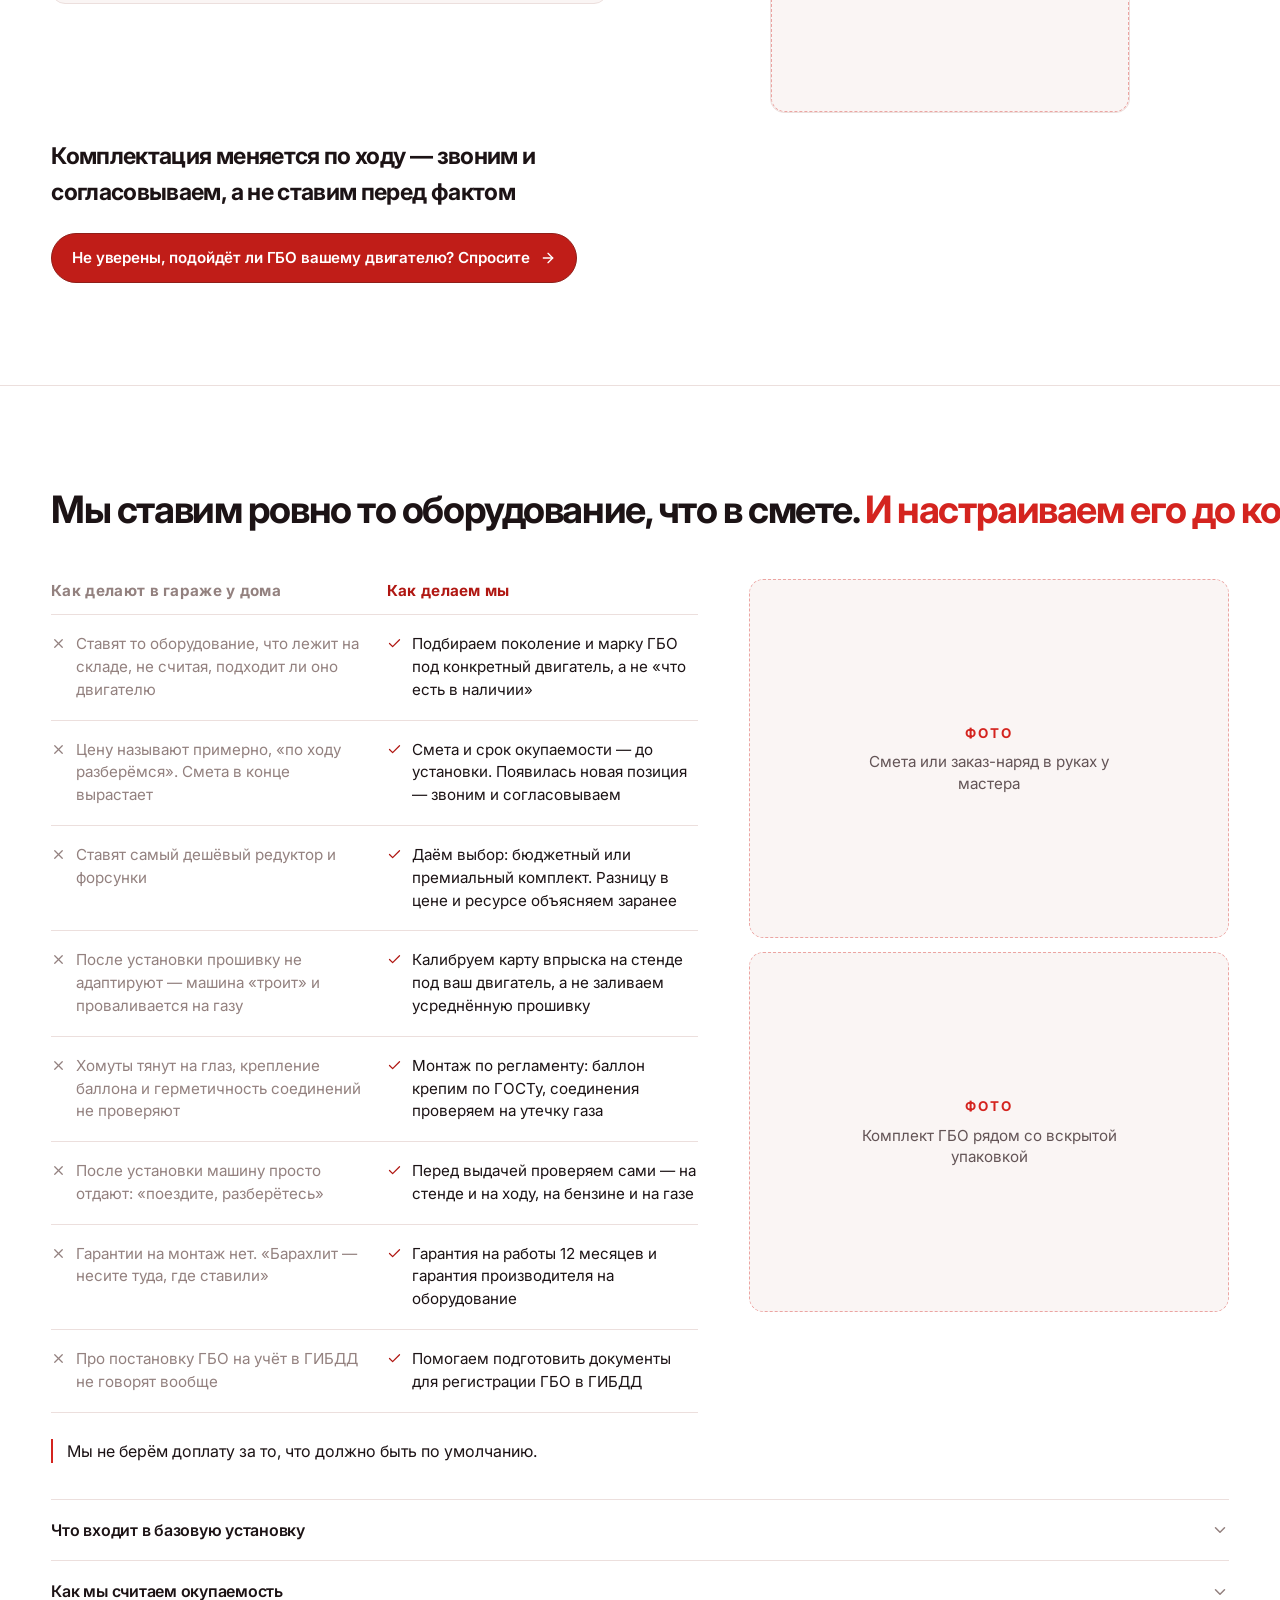
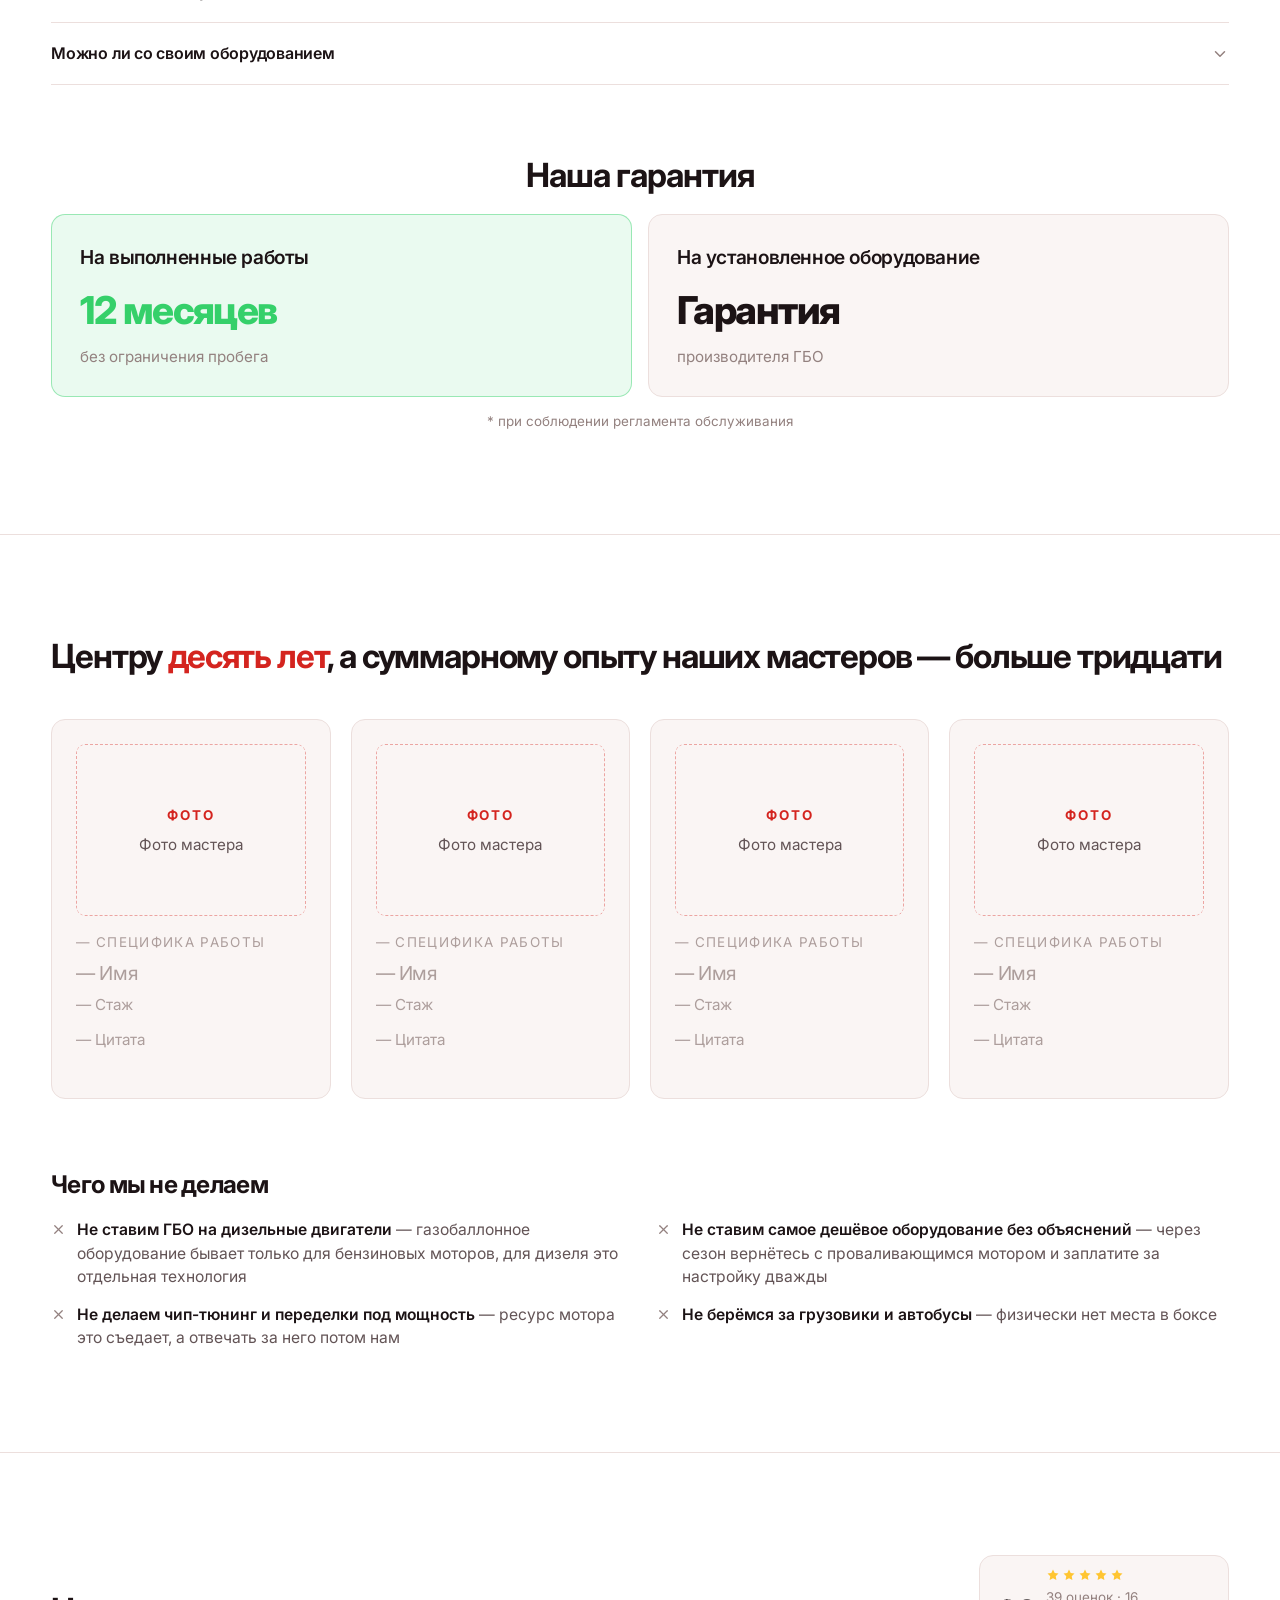
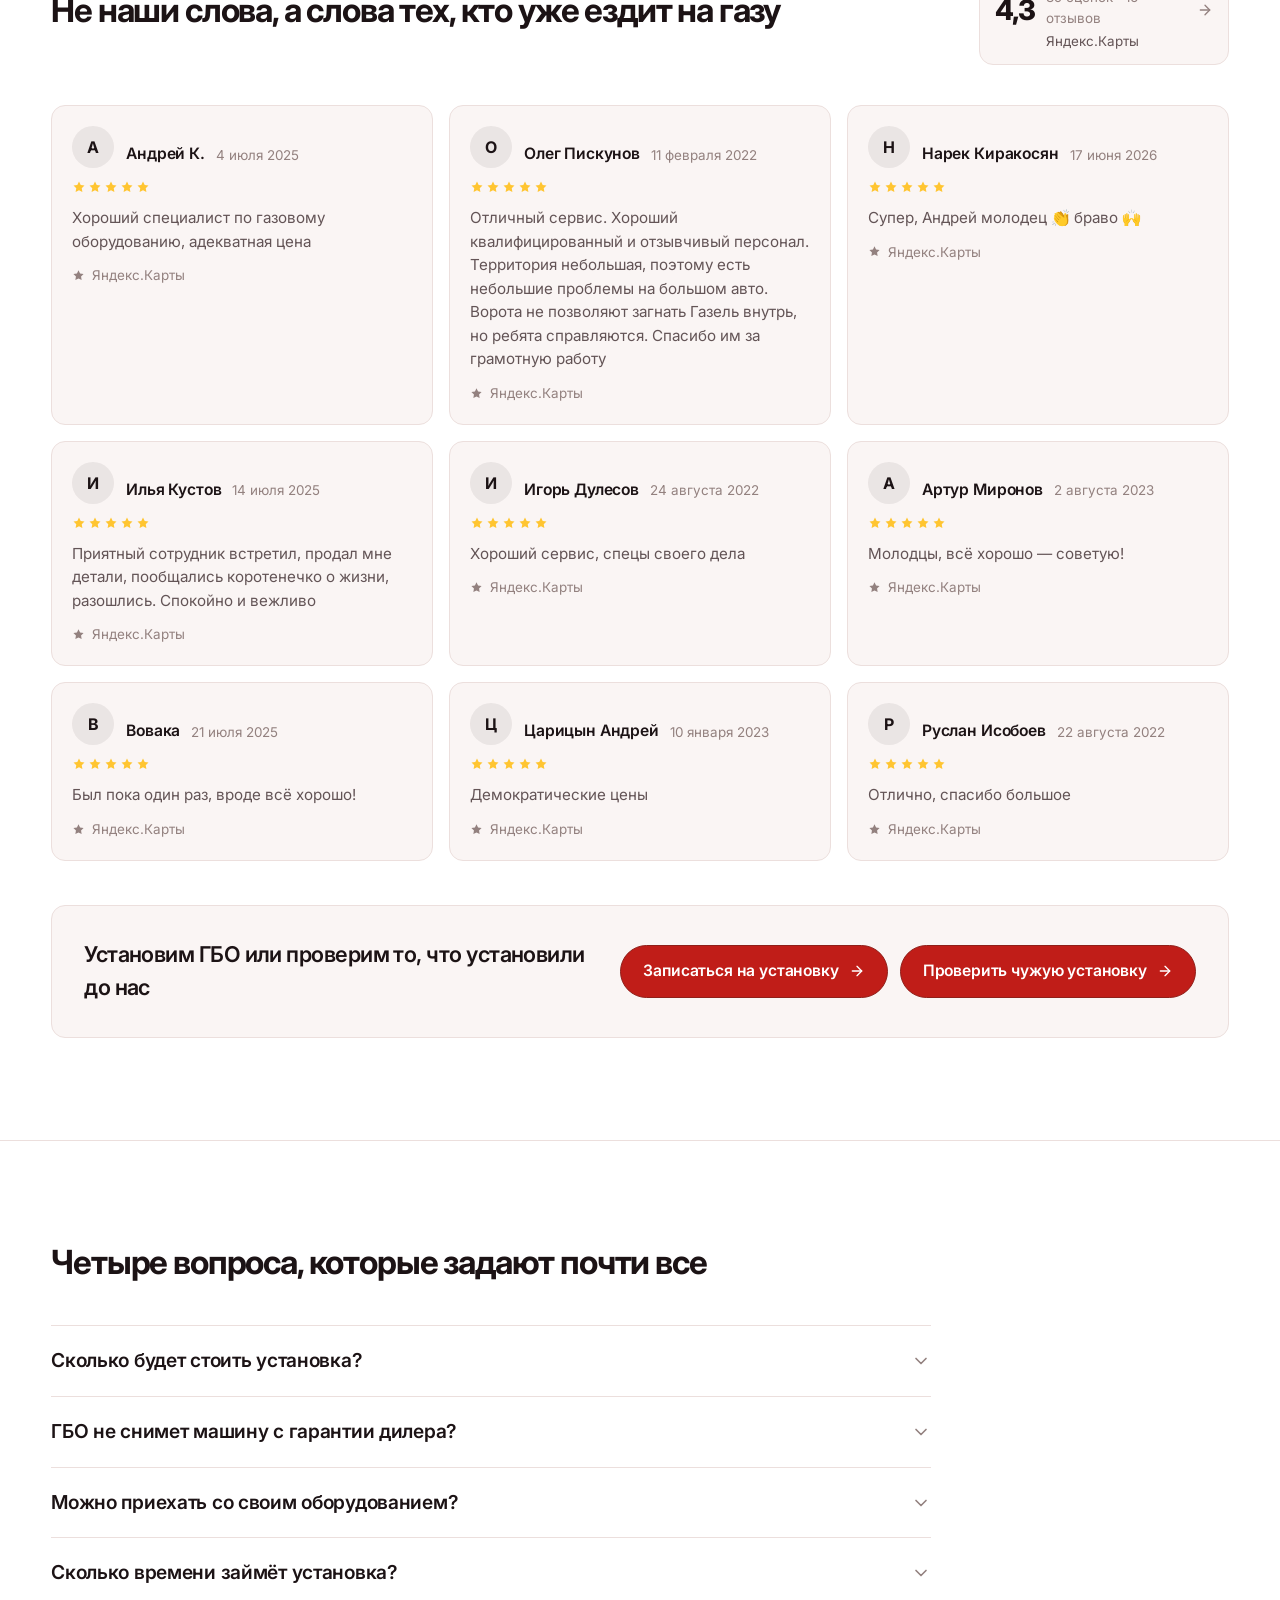
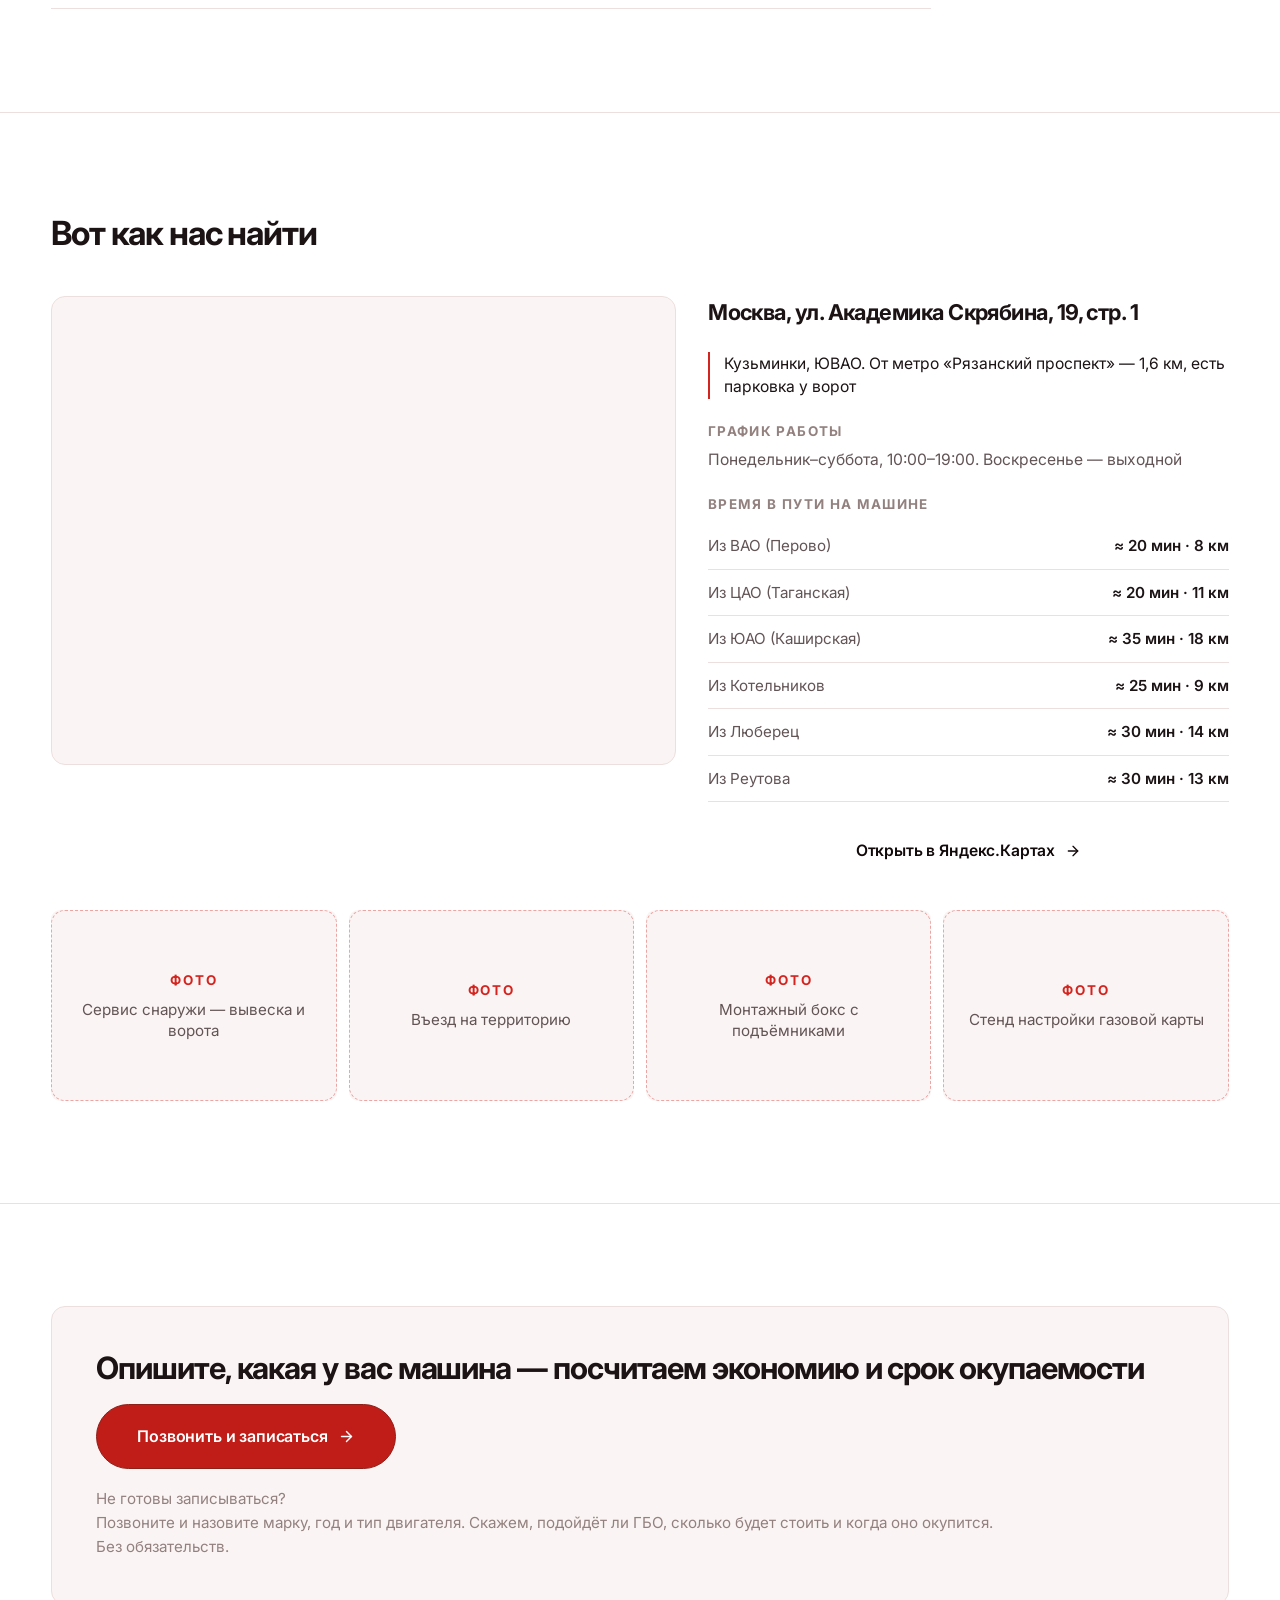
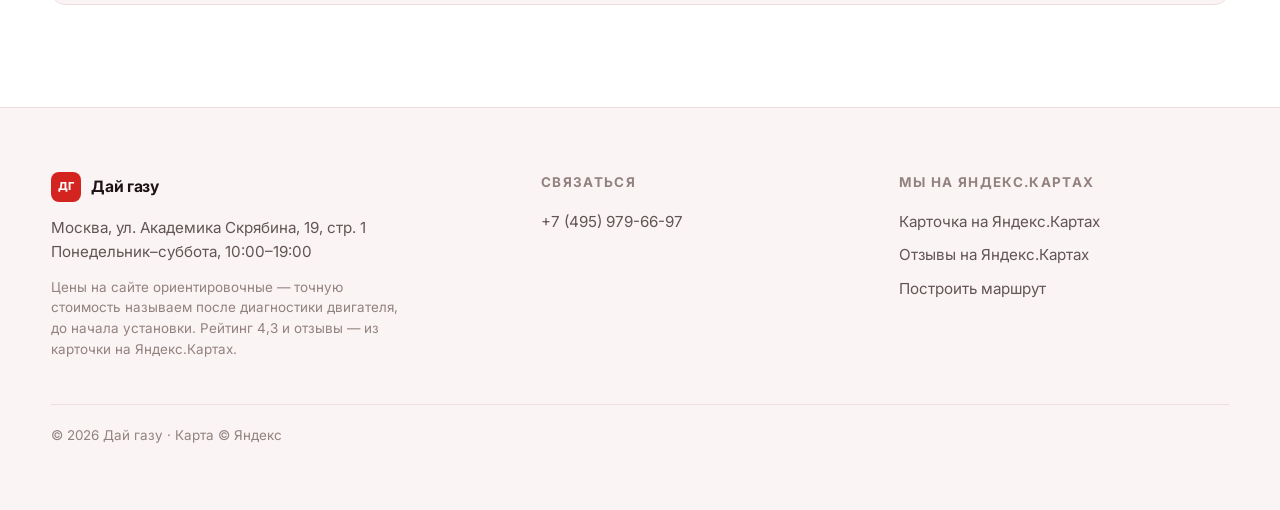
<file: shablon-day-gazu/site/index.html>
<!DOCTYPE html>
<html lang="ru">
<head>
  <meta charset="UTF-8">
  <meta name="viewport" content="width=device-width, initial-scale=1">
  <meta http-equiv="Cache-Control" content="no-cache, no-store, must-revalidate">

  <title>Установка и обслуживание ГБО — Дай газу, Москва</title>
  <meta name="description" content="Экономию и срок окупаемости считаем до установки. Настраиваем систему под конкретный двигатель на стенде. Гарантия дилера на двигатель сохраняется. Москва, ул. Академика Скрябина, 19, стр. 1. Пн–Сб 10:00–19:00.">

  <link rel="preconnect" href="https://fonts.googleapis.com">
  <link rel="preconnect" href="https://fonts.gstatic.com" crossorigin>
  <link rel="stylesheet" href="https://fonts.googleapis.com/css2?family=Inter:wght@400;600;800&display=swap">

  <link rel="stylesheet" href="theme.css?v=1789546066">
  <link rel="stylesheet" href="base.css?v=1789546066">
  <link rel="stylesheet" href="blocks.css?v=1789546066">
</head>
<body>
  <div id="app"></div>

  <noscript>
    <div style="max-width:620px;margin:48px auto;padding:0 20px;line-height:1.6">
      <h1>Дай газу — установка и обслуживание ГБО</h1>
      <p>Для работы сайта нужен включённый JavaScript. Позвоните нам: <a href="tel:+74959796697">+7 (495) 979-66-97</a>.</p>
      <p>Москва, ул. Академика Скрябина, 19, стр. 1. Понедельник–суббота, 10:00–19:00.</p>
    </div>
  </noscript>

  <script src="config.js?v=1789546066"></script>
  <script src="content.js?v=1789546066"></script>
  <script src="icons.js?v=1789546066"></script>
  <script src="app.js?v=1789546066"></script>
</body>
</html>
</file>
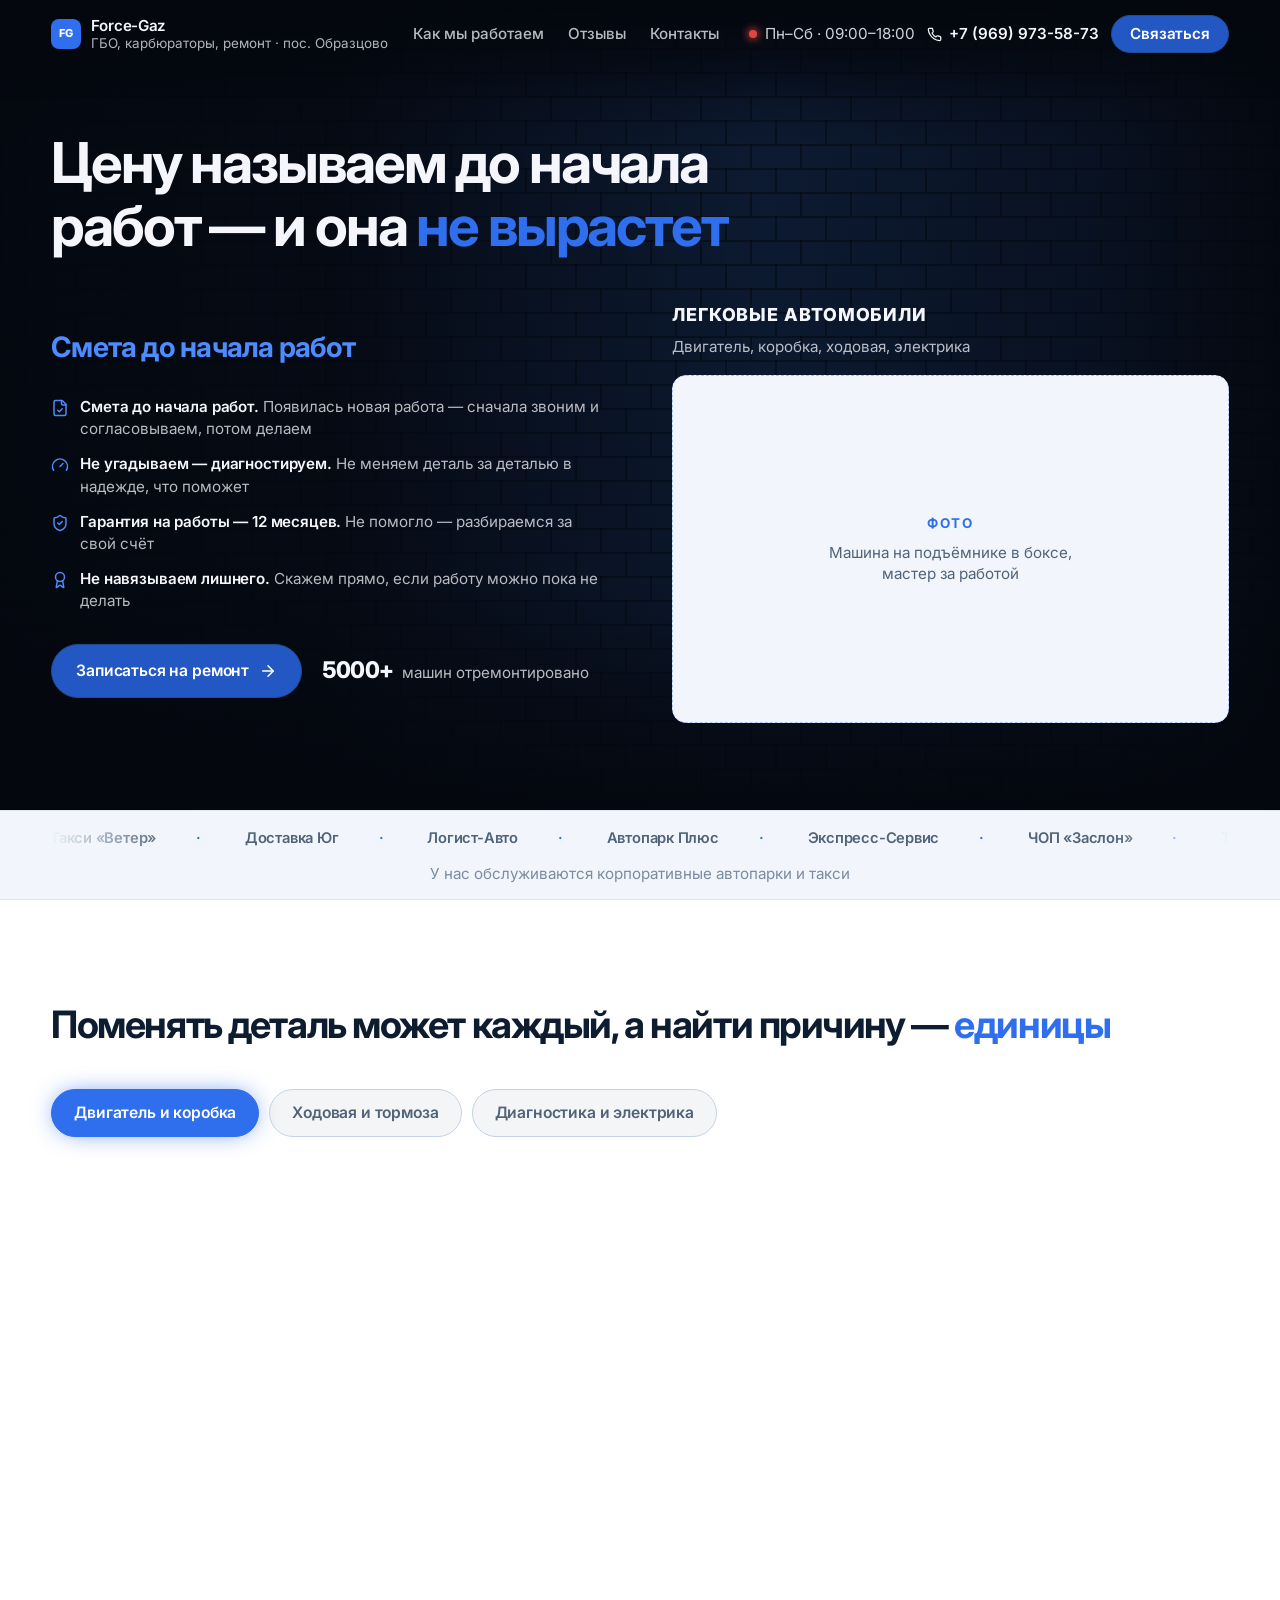
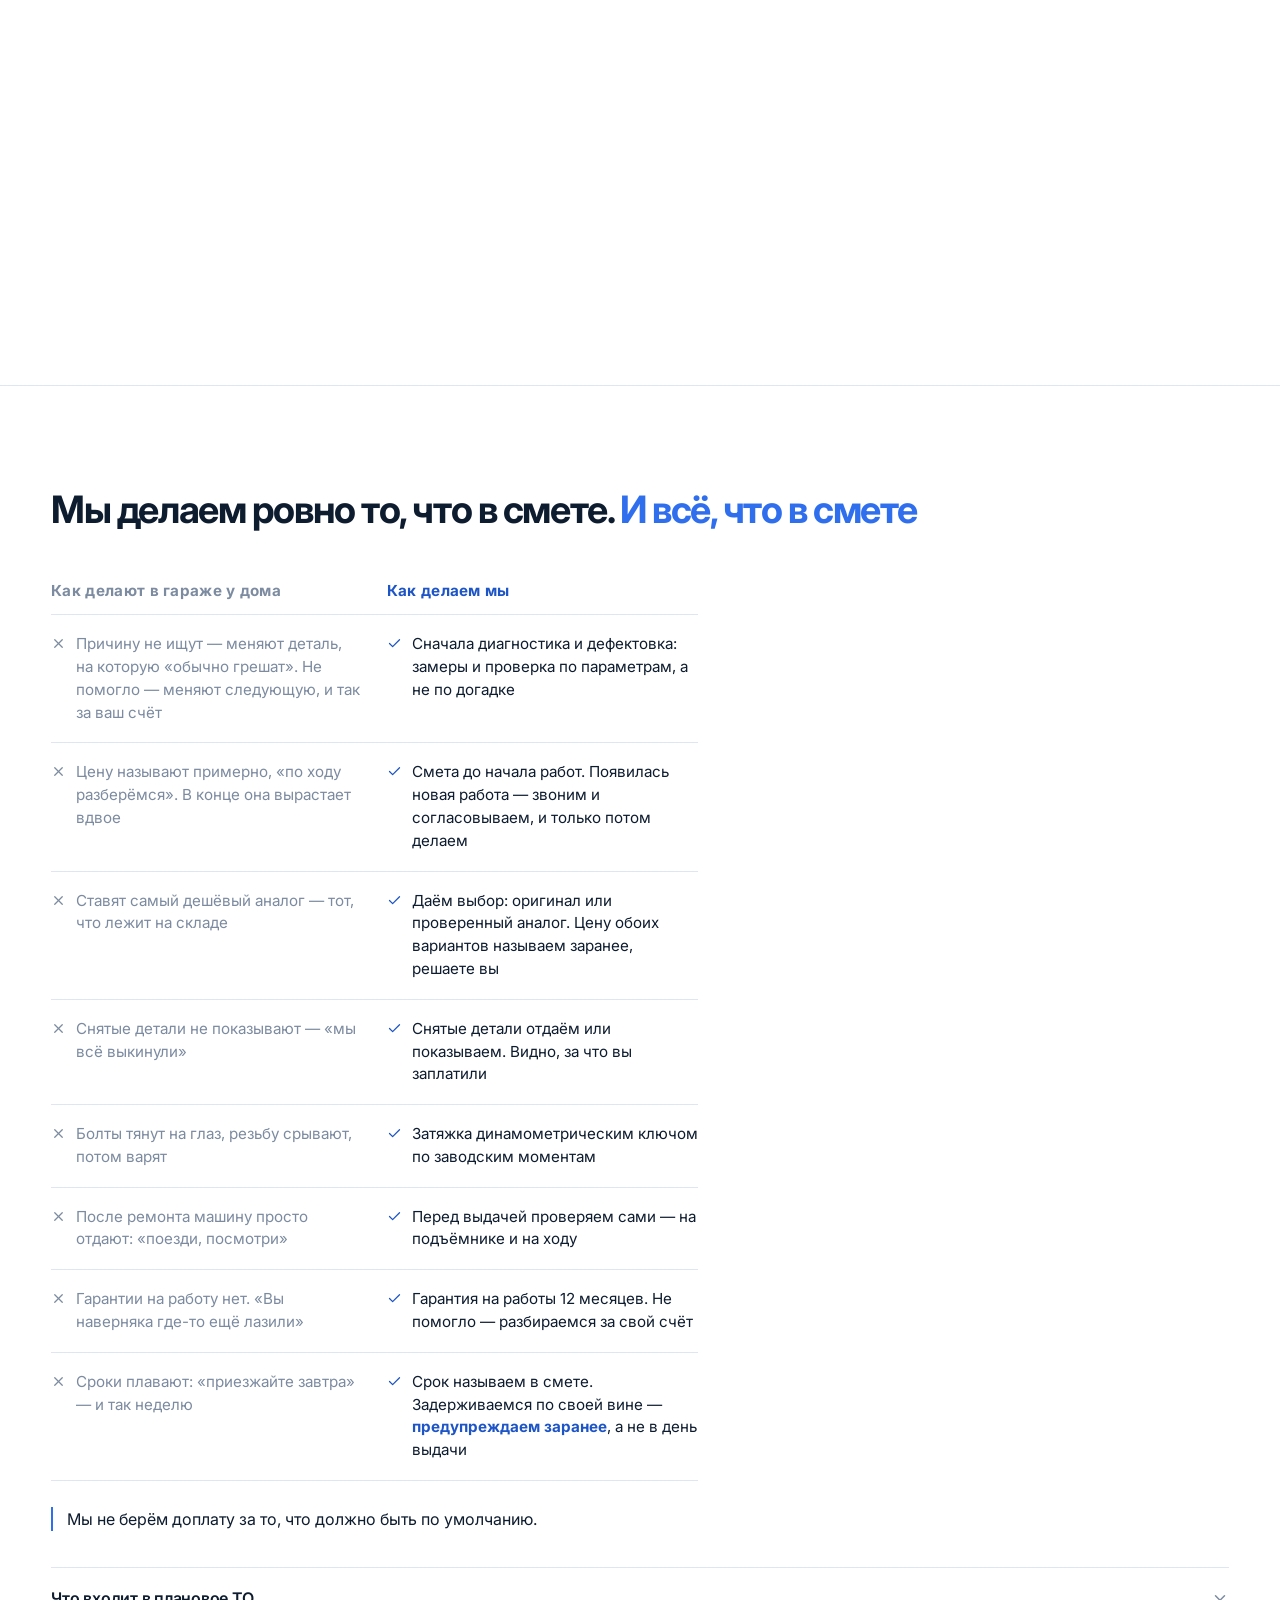
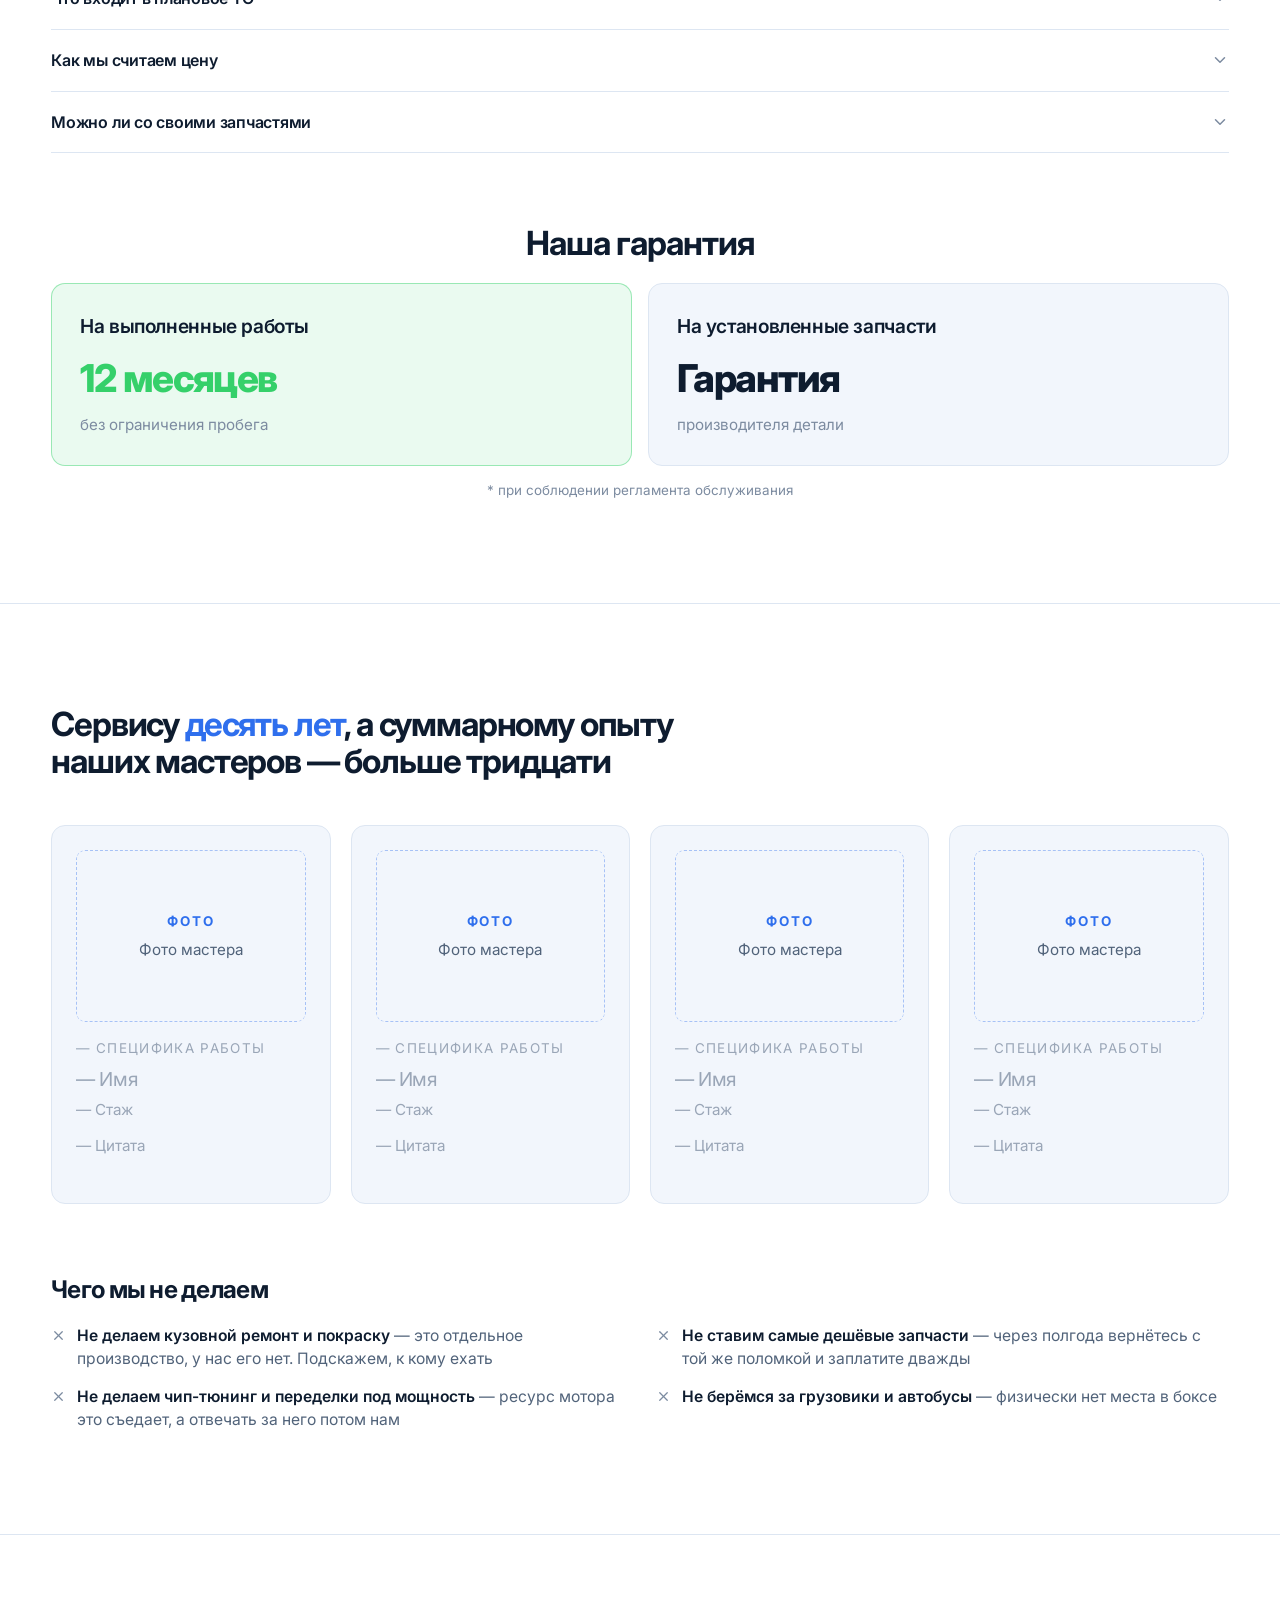
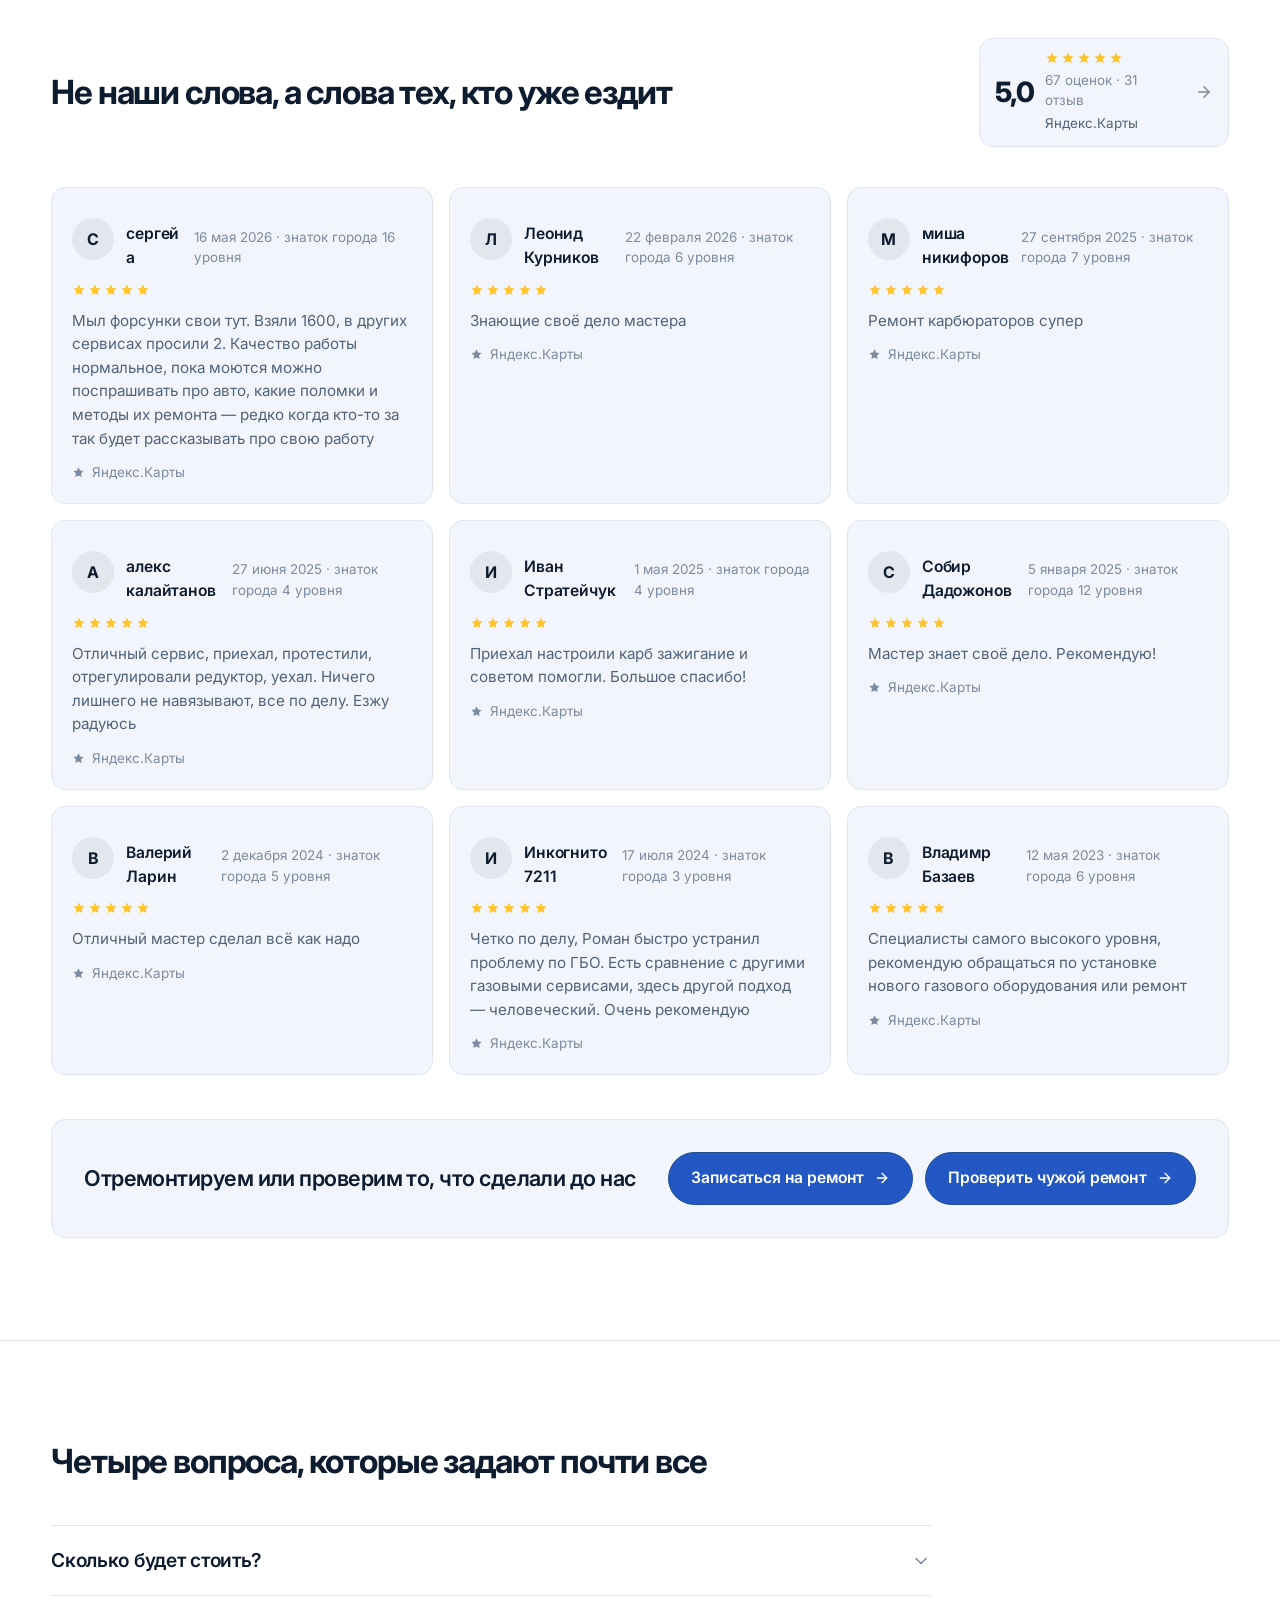
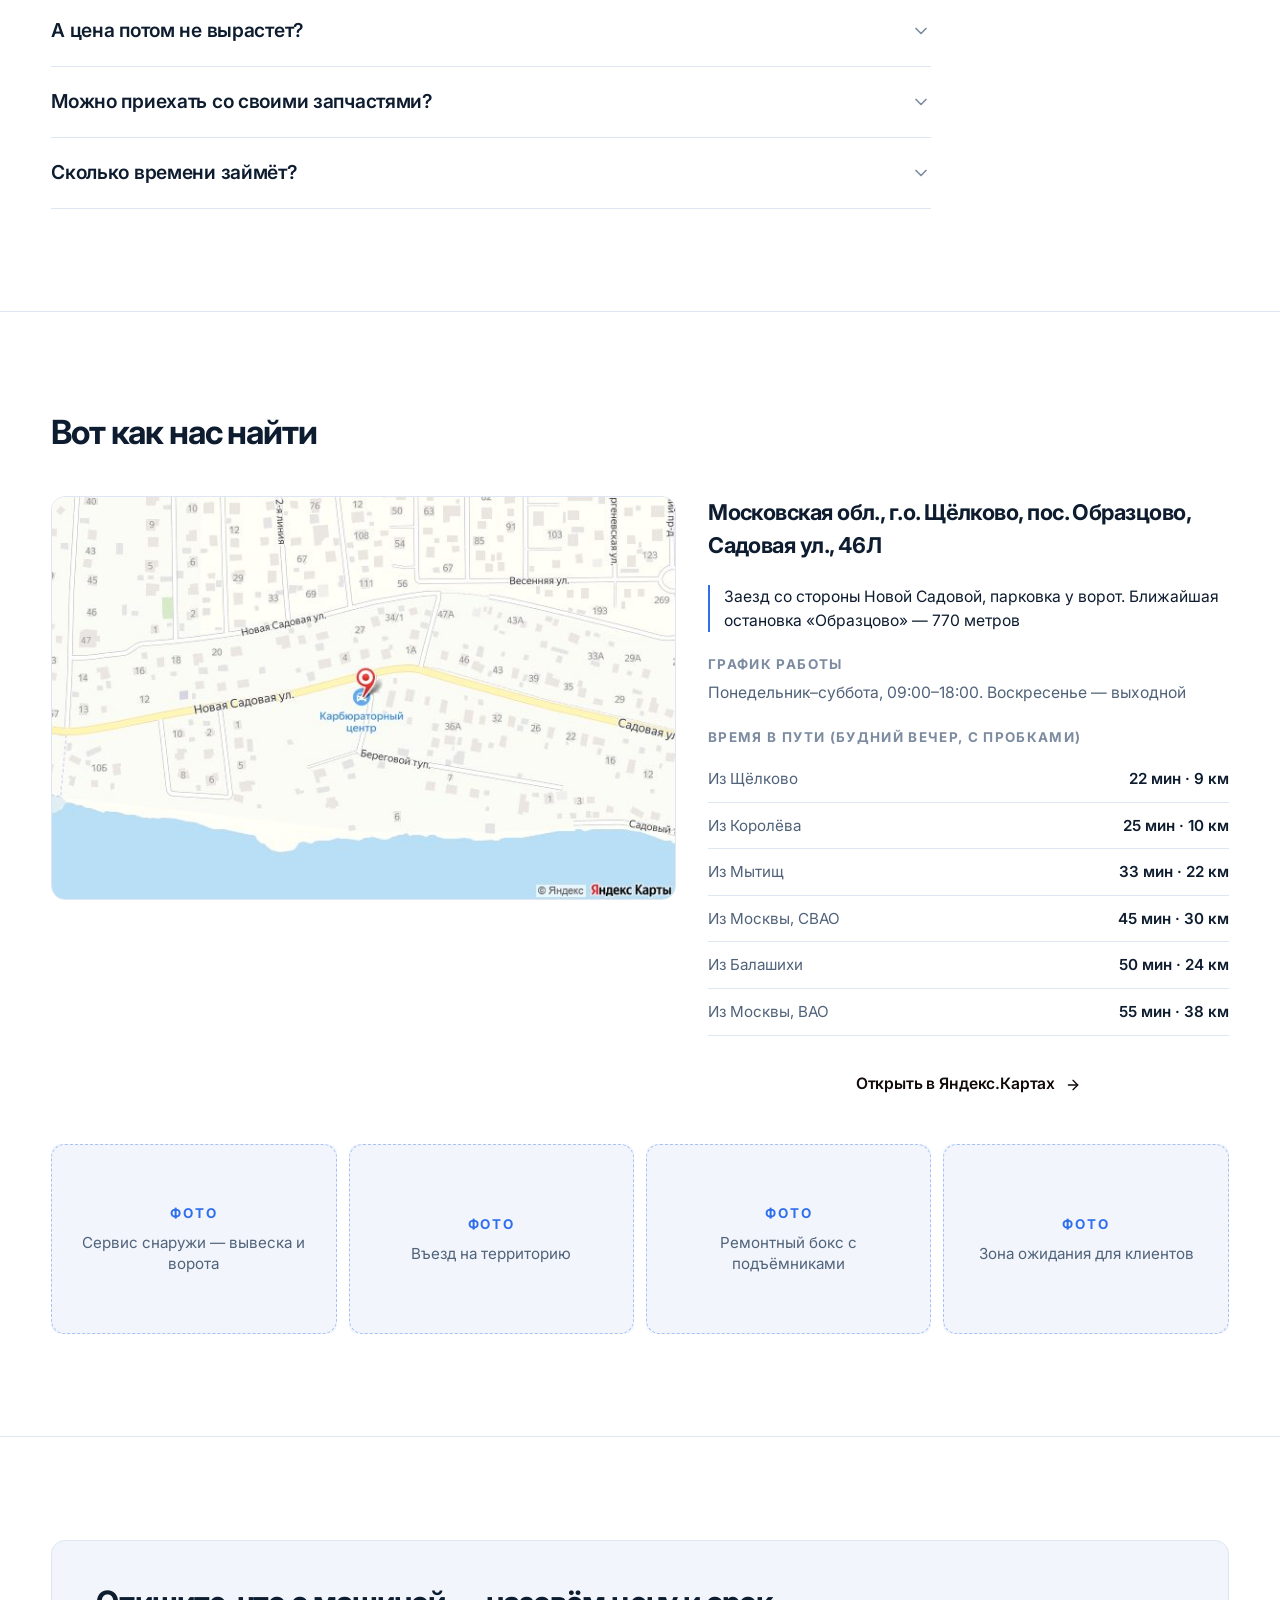
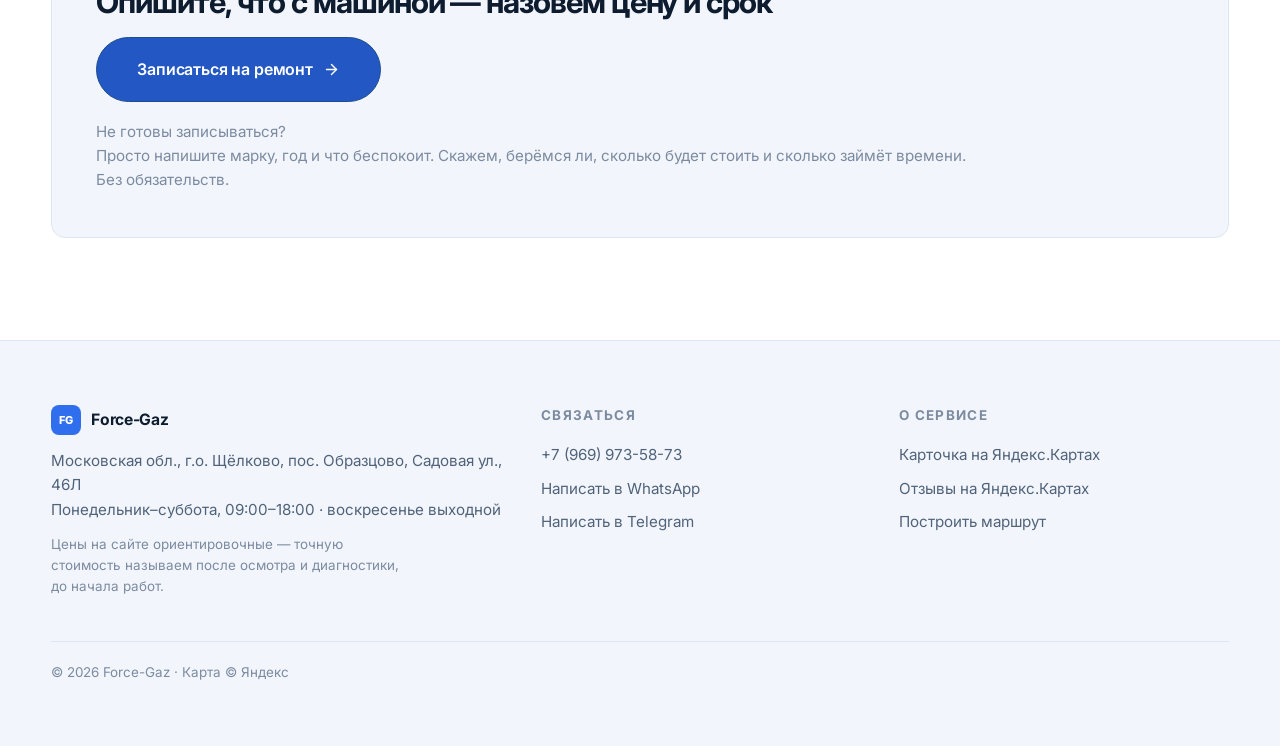
<file: shablon-forsgaz/site/index.html>
<!DOCTYPE html>
<html lang="ru">
<head>
  <meta charset="UTF-8">
  <meta name="viewport" content="width=device-width, initial-scale=1">
  <meta http-equiv="Cache-Control" content="no-cache, no-store, must-revalidate">

  <title>Force-Gaz — ГБО, карбюраторы и ремонт · Щёлково, Образцово</title>
  <meta name="description" content="Force-Gaz: установка и настройка ГБО, ремонт карбюраторов, диагностика и ремонт автомобилей. Цену называем до начала работ. Рейтинг 5,0 на Яндекс.Картах. Пос. Образцово, Садовая ул., 46Л.">

  <link rel="preconnect" href="https://fonts.googleapis.com">
  <link rel="preconnect" href="https://fonts.gstatic.com" crossorigin>
  <link rel="stylesheet" href="https://fonts.googleapis.com/css2?family=Inter:wght@400;600;800&display=swap">

  <link rel="stylesheet" href="theme.css?v=1789486045">
  <link rel="stylesheet" href="base.css?v=1789486045">
  <link rel="stylesheet" href="blocks.css?v=1789486045">
</head>
<body>
  <div id="app"></div>

  <noscript>
    <div style="max-width:620px;margin:48px auto;padding:0 20px;line-height:1.6">
      <h1>Force-Gaz — ГБО, карбюраторы и ремонт автомобилей</h1>
      <p>Для работы сайта нужен включённый JavaScript. Позвоните нам или напишите в WhatsApp.</p>
      <p>Московская обл., г.о. Щёлково, пос. Образцово, Садовая ул., 46Л. Понедельник–суббота, 09:00–18:00. Телефон +7 (969) 973-58-73.</p>
    </div>
  </noscript>

  <script src="config.js?v=1789486045"></script>
  <script src="content.js?v=1789486045"></script>
  <script src="icons.js?v=1789486045"></script>
  <script src="app.js?v=1789486045"></script>
</body>
</html>
</file>
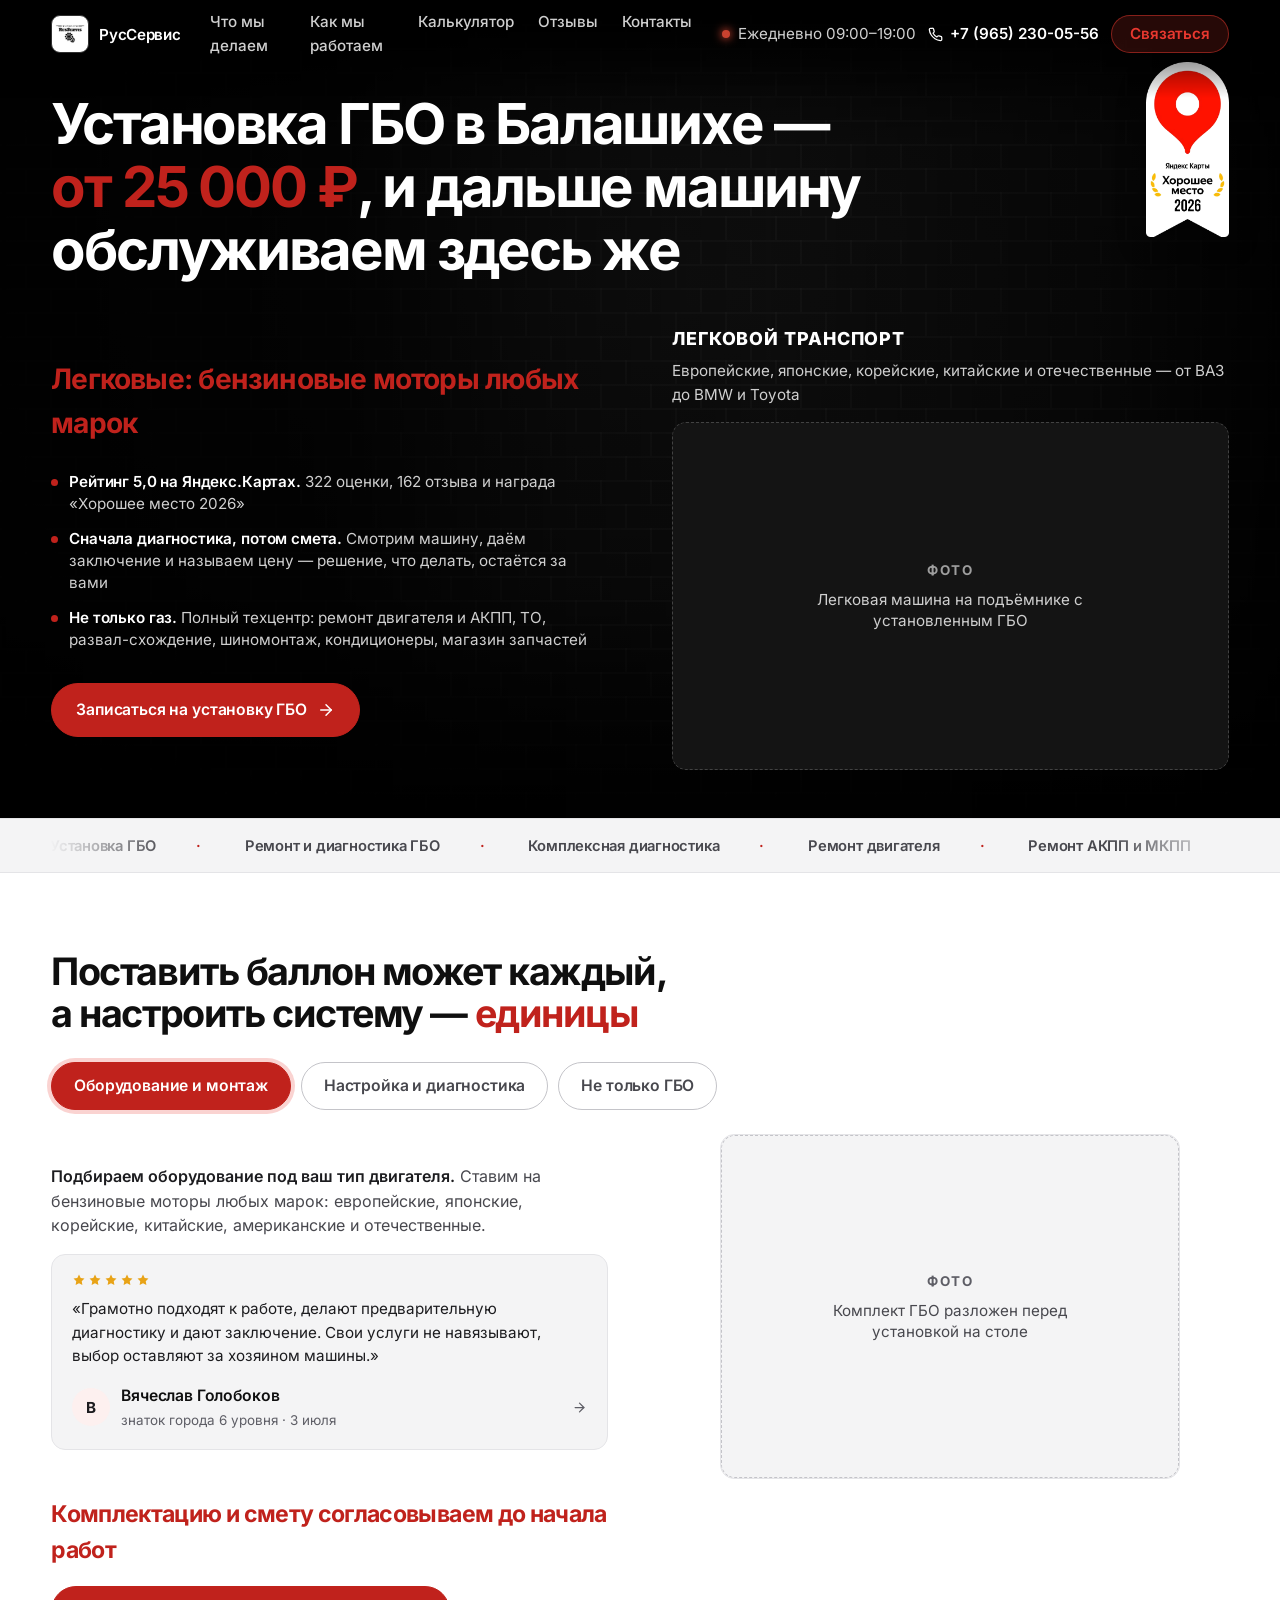
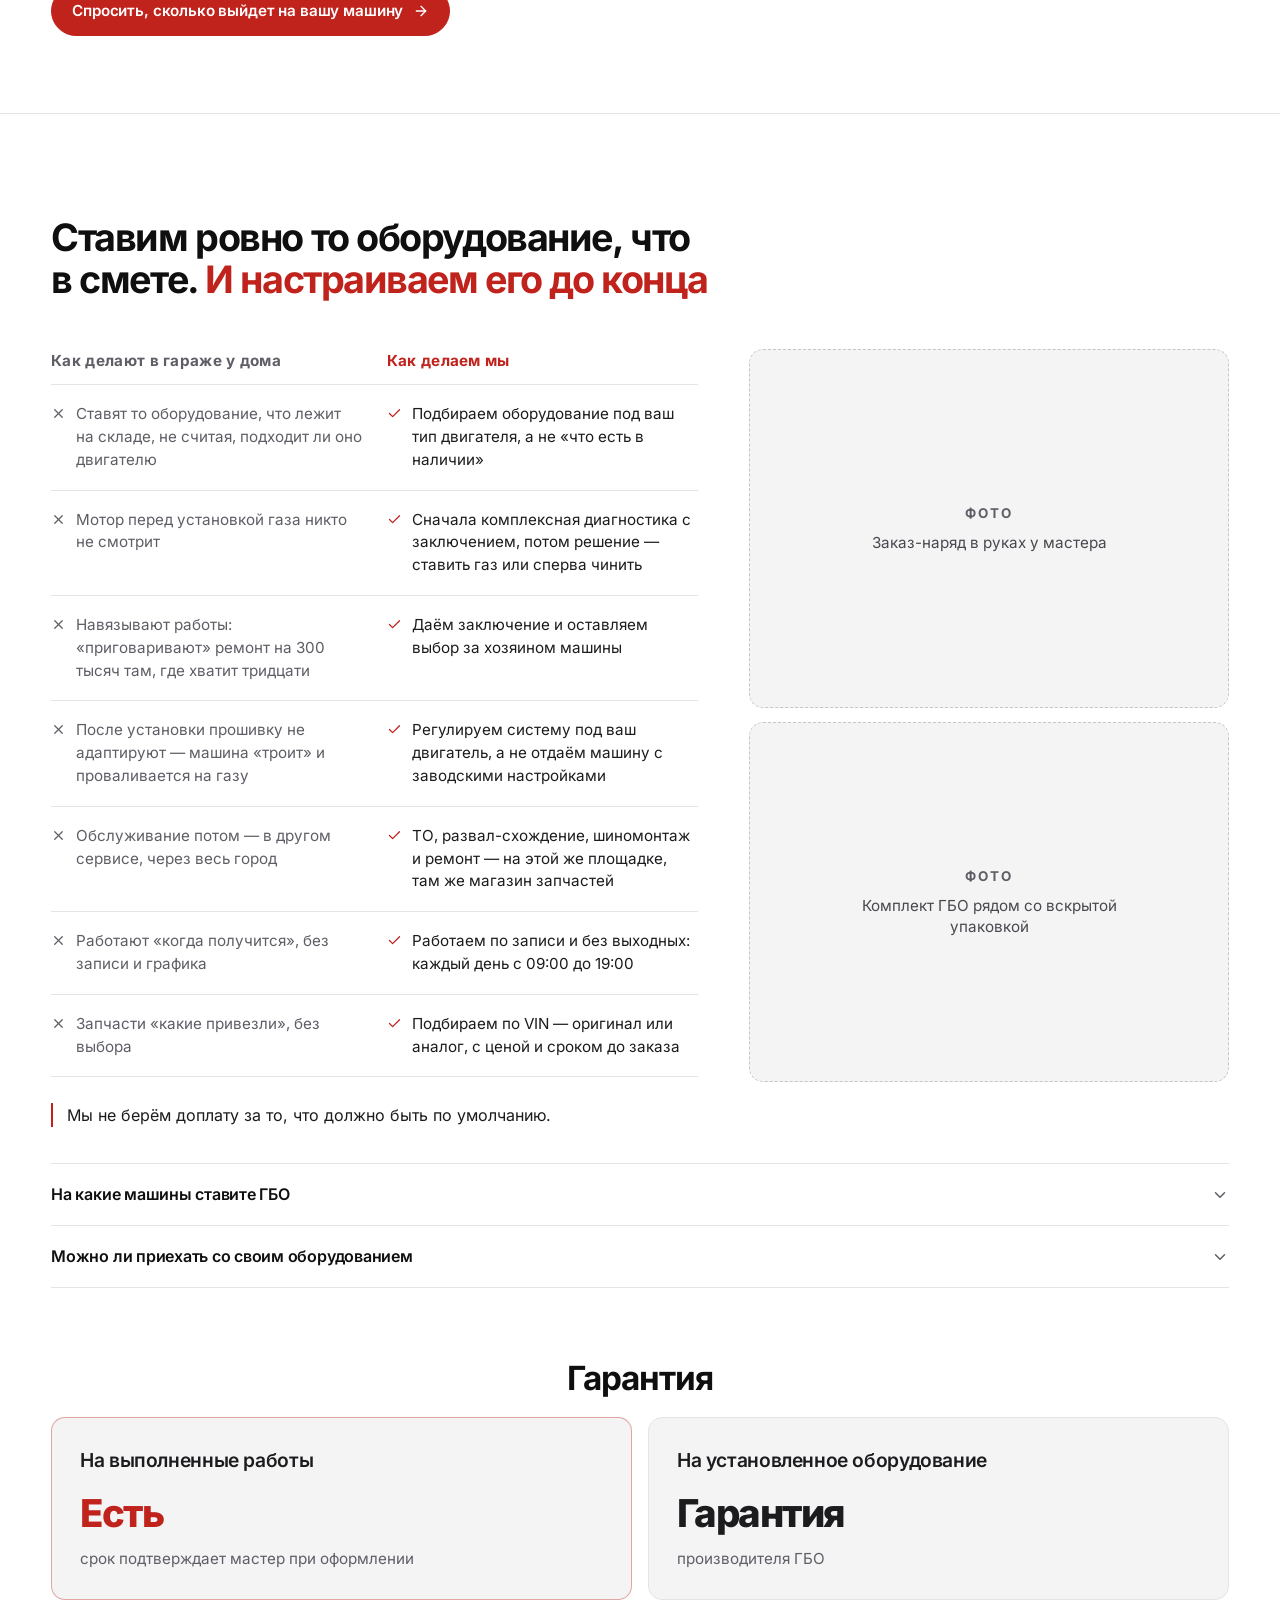
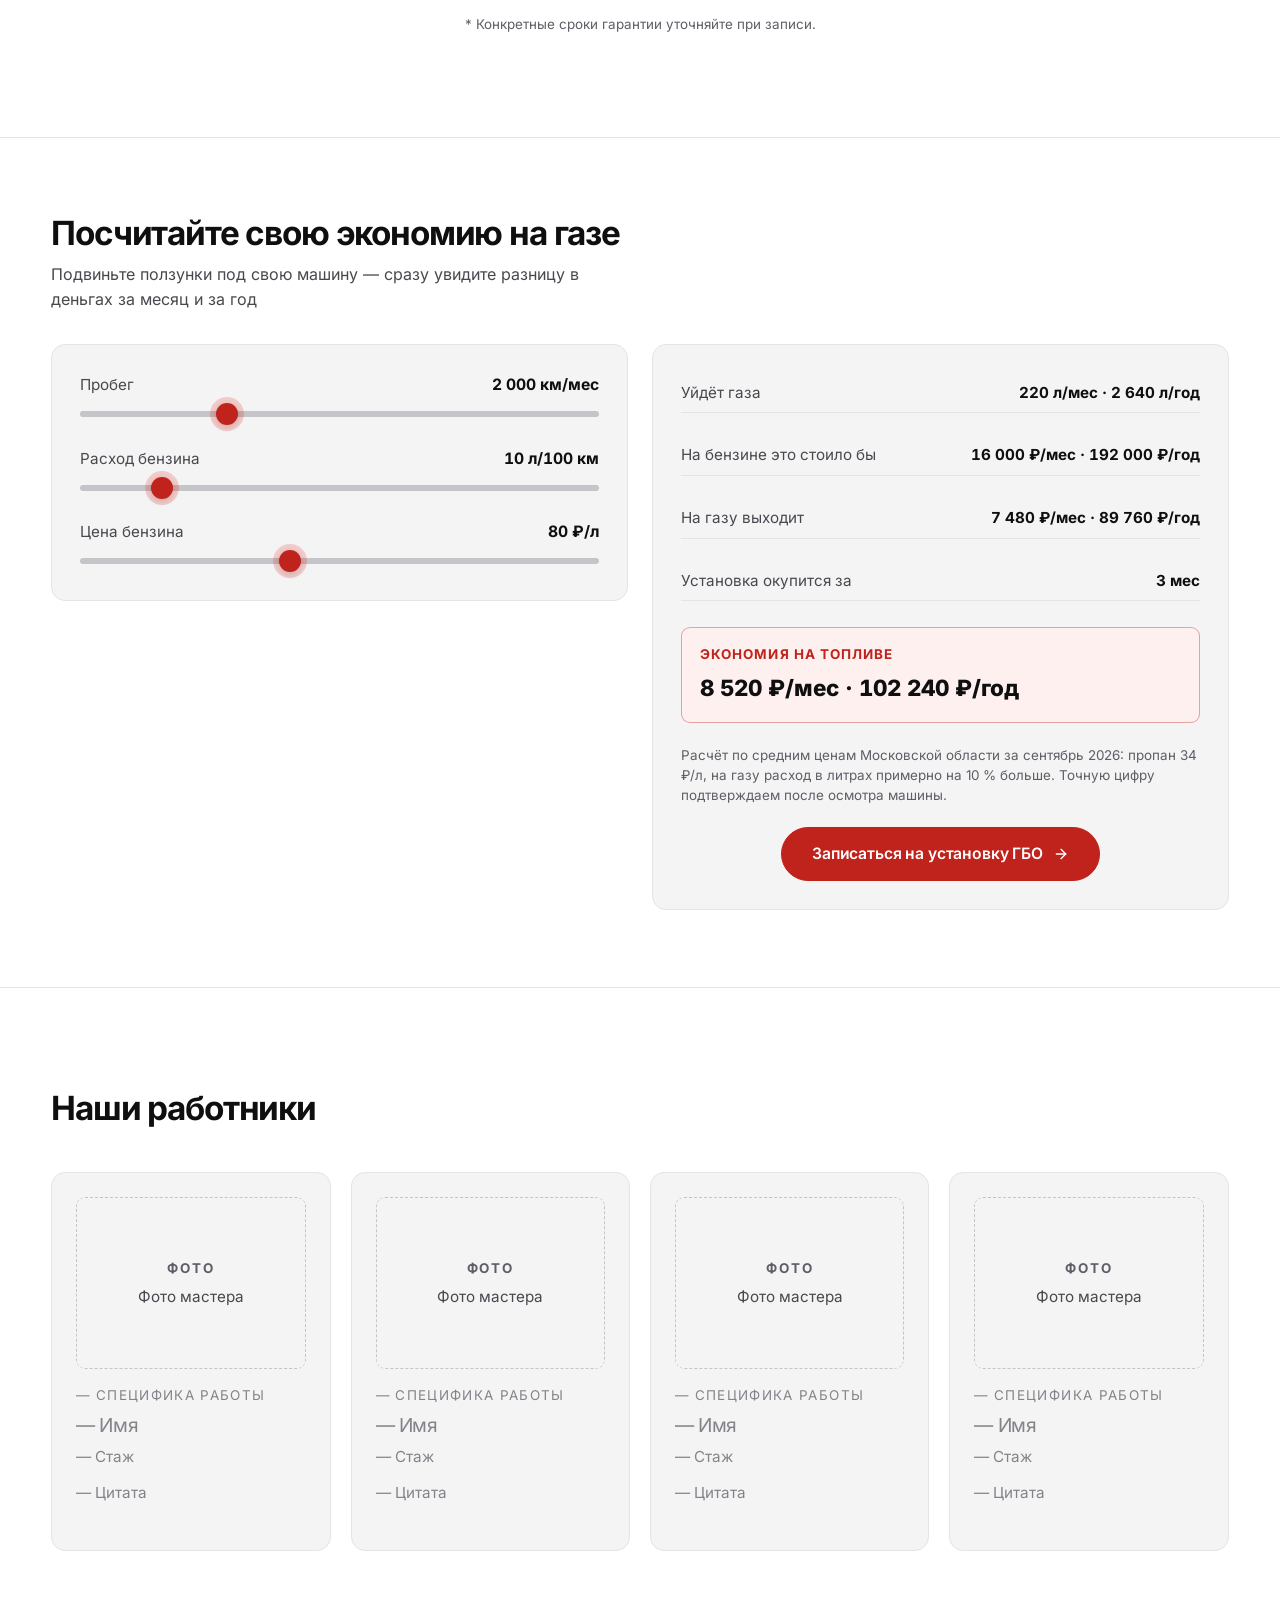
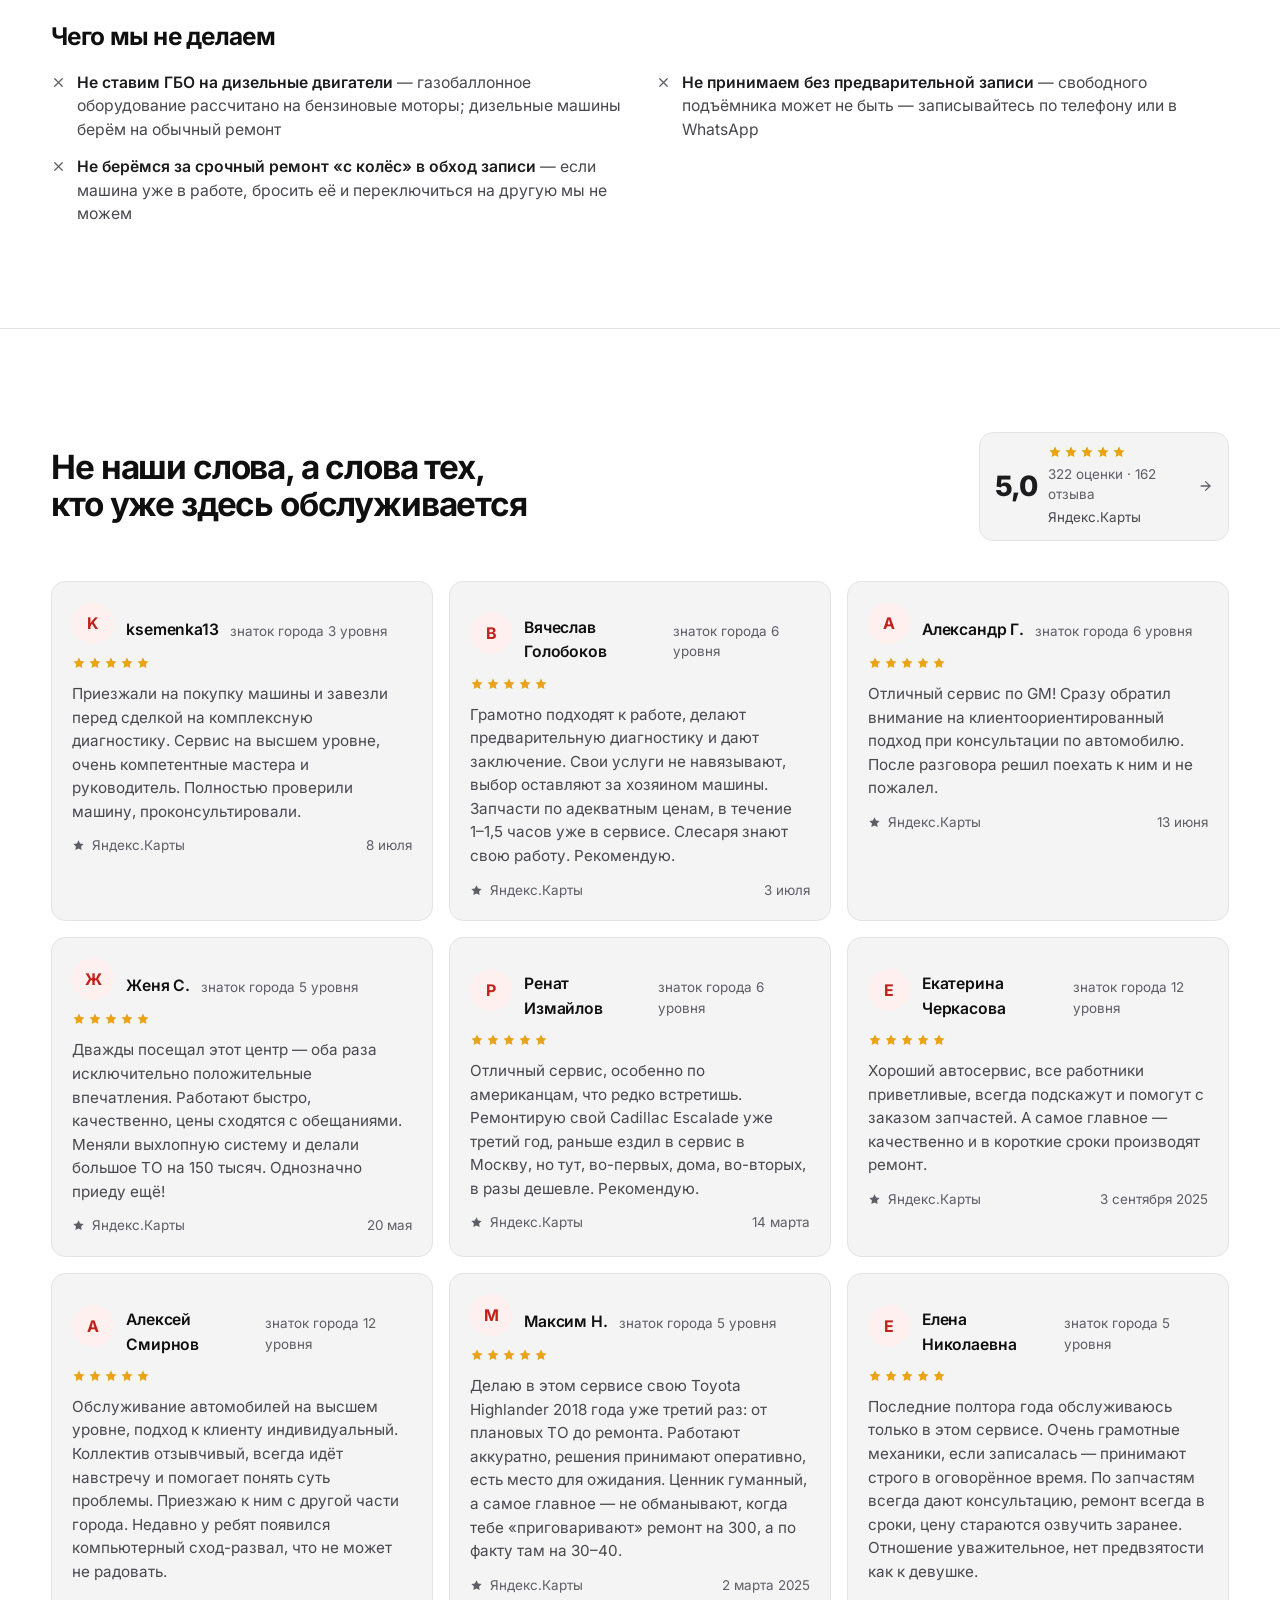
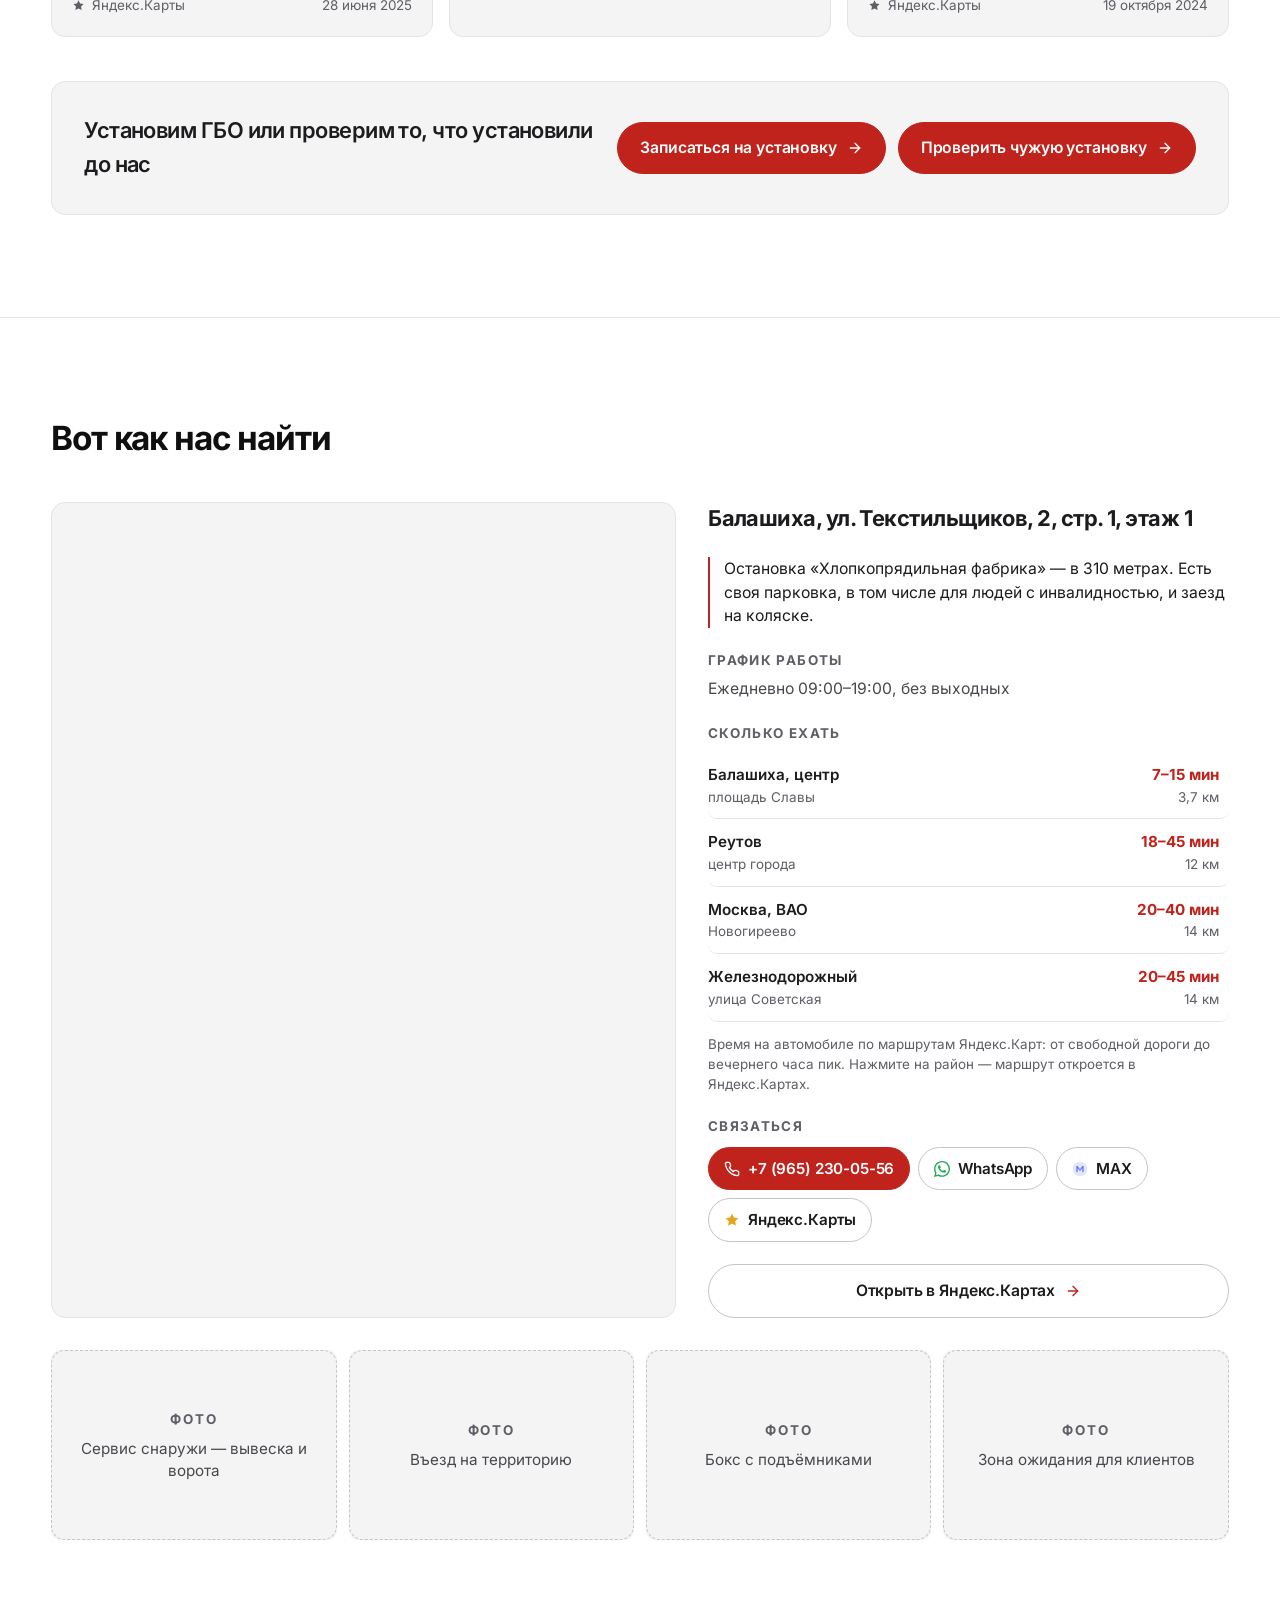
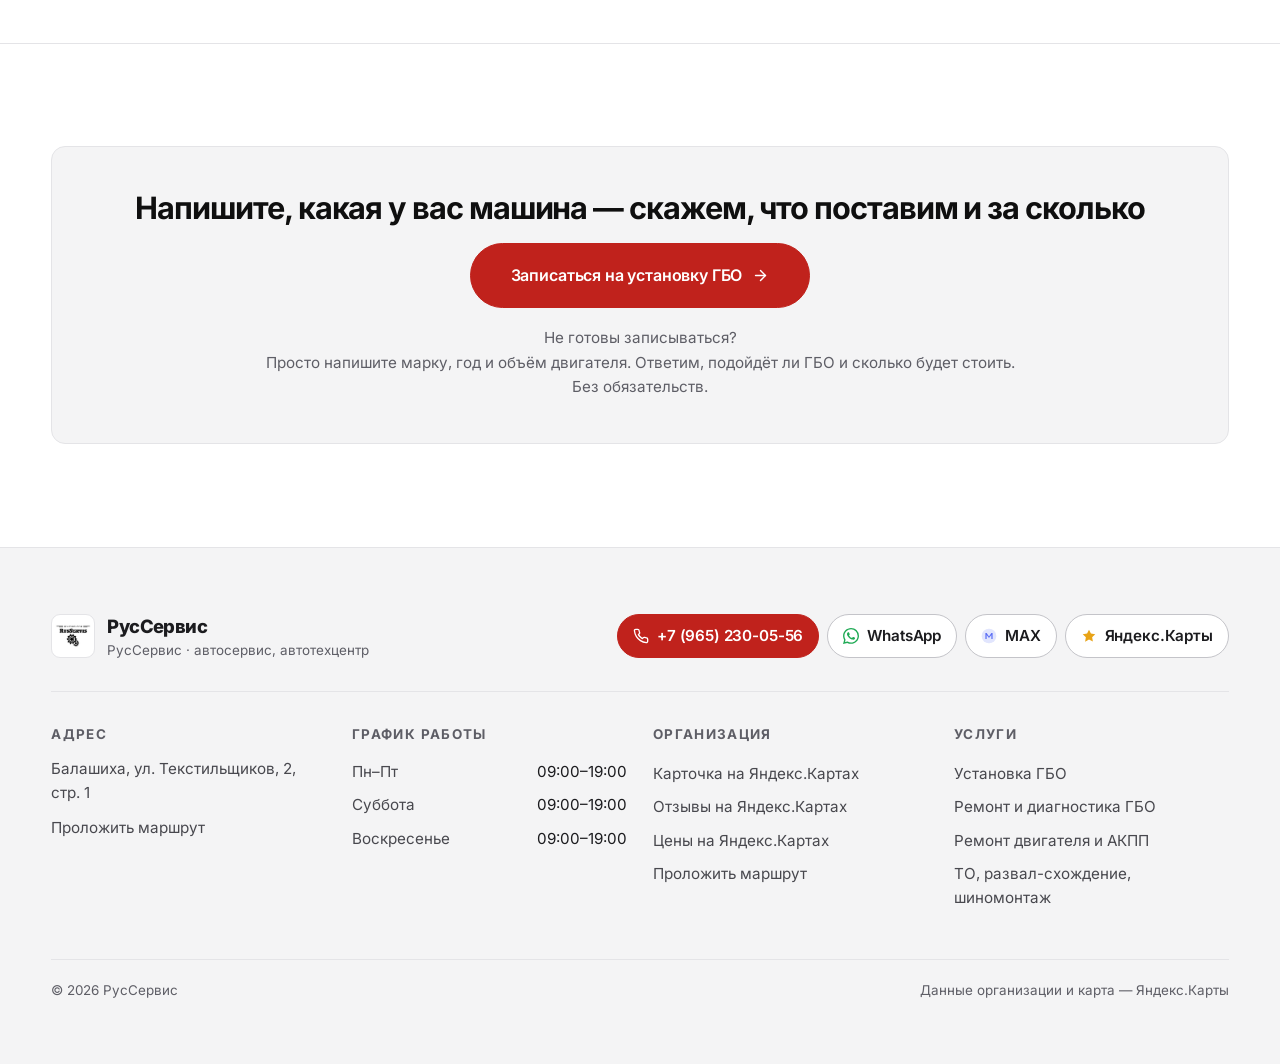
<file: shablon-rus-servis/site/index.html>
<!DOCTYPE html>
<html lang="ru">
<head>
  <meta charset="UTF-8">
  <meta name="viewport" content="width=device-width, initial-scale=1">

  <title>Установка ГБО в Балашихе — РусСервис, ул. Текстильщиков, 2с1</title>
  <meta name="description" content="Установка и обслуживание ГБО в Балашихе — от 25 000 ₽. Автотехцентр РусСервис: рейтинг 5,0 на Яндекс.Картах, 322 оценки. Ежедневно 09:00–19:00. +7 (965) 230-05-56.">

  <link rel="canonical" href="https://polon-lubvi.github.io/repository-1/shablon-rus-servis/">

  <meta property="og:type" content="website">
  <meta property="og:site_name" content="РусСервис">
  <meta property="og:locale" content="ru_RU">
  <meta property="og:url" content="https://polon-lubvi.github.io/repository-1/shablon-rus-servis/">
  <meta property="og:title" content="Установка ГБО в Балашихе — РусСервис">
  <meta property="og:description" content="Установка и обслуживание ГБО — от 25 000 ₽. Автотехцентр с рейтингом 5,0 на Яндекс.Картах. Балашиха, ул. Текстильщиков, 2с1. +7 (965) 230-05-56.">
  <!-- Абсолютный адрес: мессенджеры и соцсети относительный путь не тянут -->
  <meta property="og:image" content="https://polon-lubvi.github.io/repository-1/shablon-rus-servis/site/img/og.jpg">
  <meta property="og:image:width" content="1200">
  <meta property="og:image:height" content="630">
  <meta name="twitter:card" content="summary_large_image">

  <link rel="icon" href="img/favicon.ico" sizes="any">
  <link rel="icon" type="image/png" href="img/favicon.png">
  <link rel="apple-touch-icon" href="img/logo.png">
  <meta name="theme-color" content="#ffffff">

  <link rel="stylesheet" href="fonts.css?v=1789687800">

  <link rel="stylesheet" href="theme.css?v=1789687800">
  <link rel="stylesheet" href="base.css?v=1789687800">
  <link rel="stylesheet" href="blocks.css?v=1789687800">
</head>
<body>
  <div id="app"></div>

  <noscript>
    <div style="max-width:620px;margin:48px auto;padding:0 20px;line-height:1.6">
      <h1>РусСервис — установка ГБО и автотехцентр в Балашихе</h1>
      <p>Для работы сайта нужен включённый JavaScript. Позвоните или напишите в WhatsApp:
        <a href="tel:+79652300556">+7 (965) 230-05-56</a>.</p>
      <p>Балашиха, ул. Текстильщиков, 2, стр. 1. Ежедневно 09:00–19:00, без выходных.</p>
    </div>
  </noscript>

  <script src="config.js?v=1789687800"></script>
  <script src="content.js?v=1789687800"></script>
  <script src="icons.js?v=1789687800"></script>
  <script src="app.js?v=1789687800"></script>
</body>
</html>
</file>
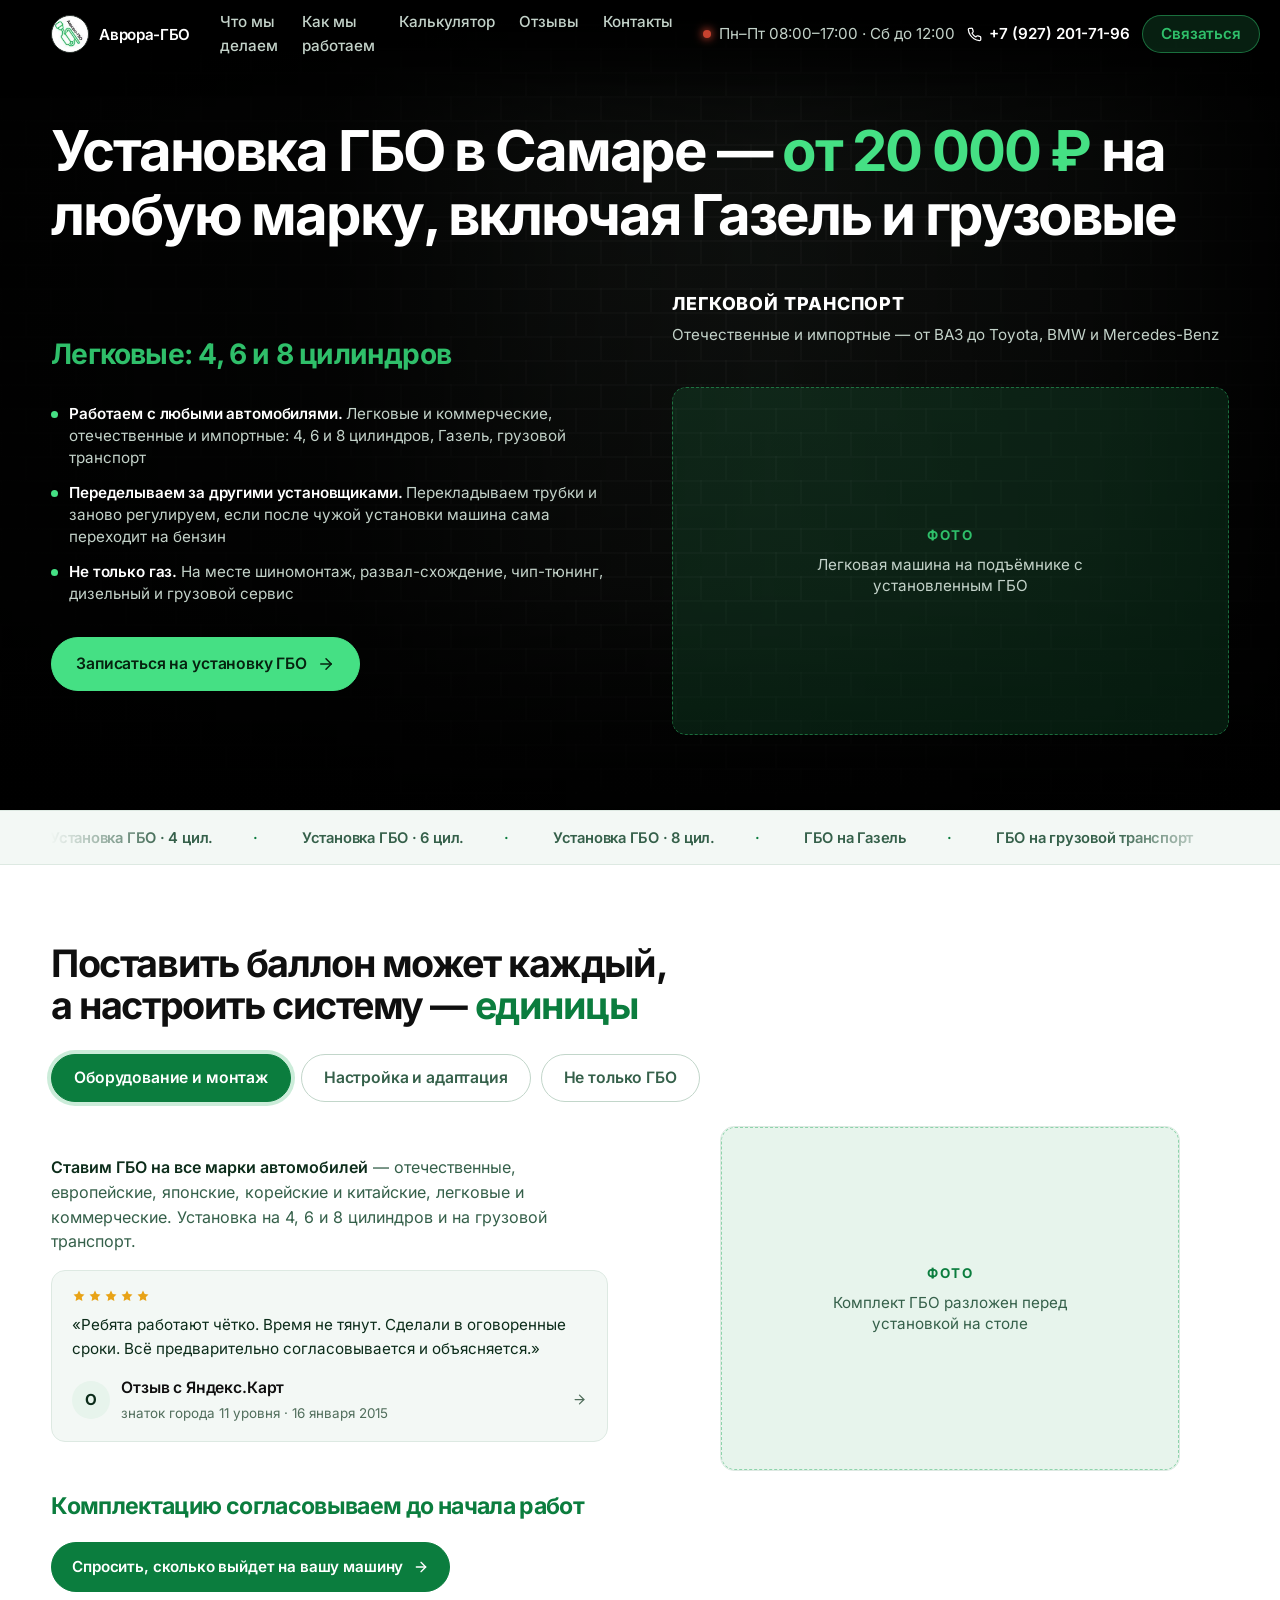
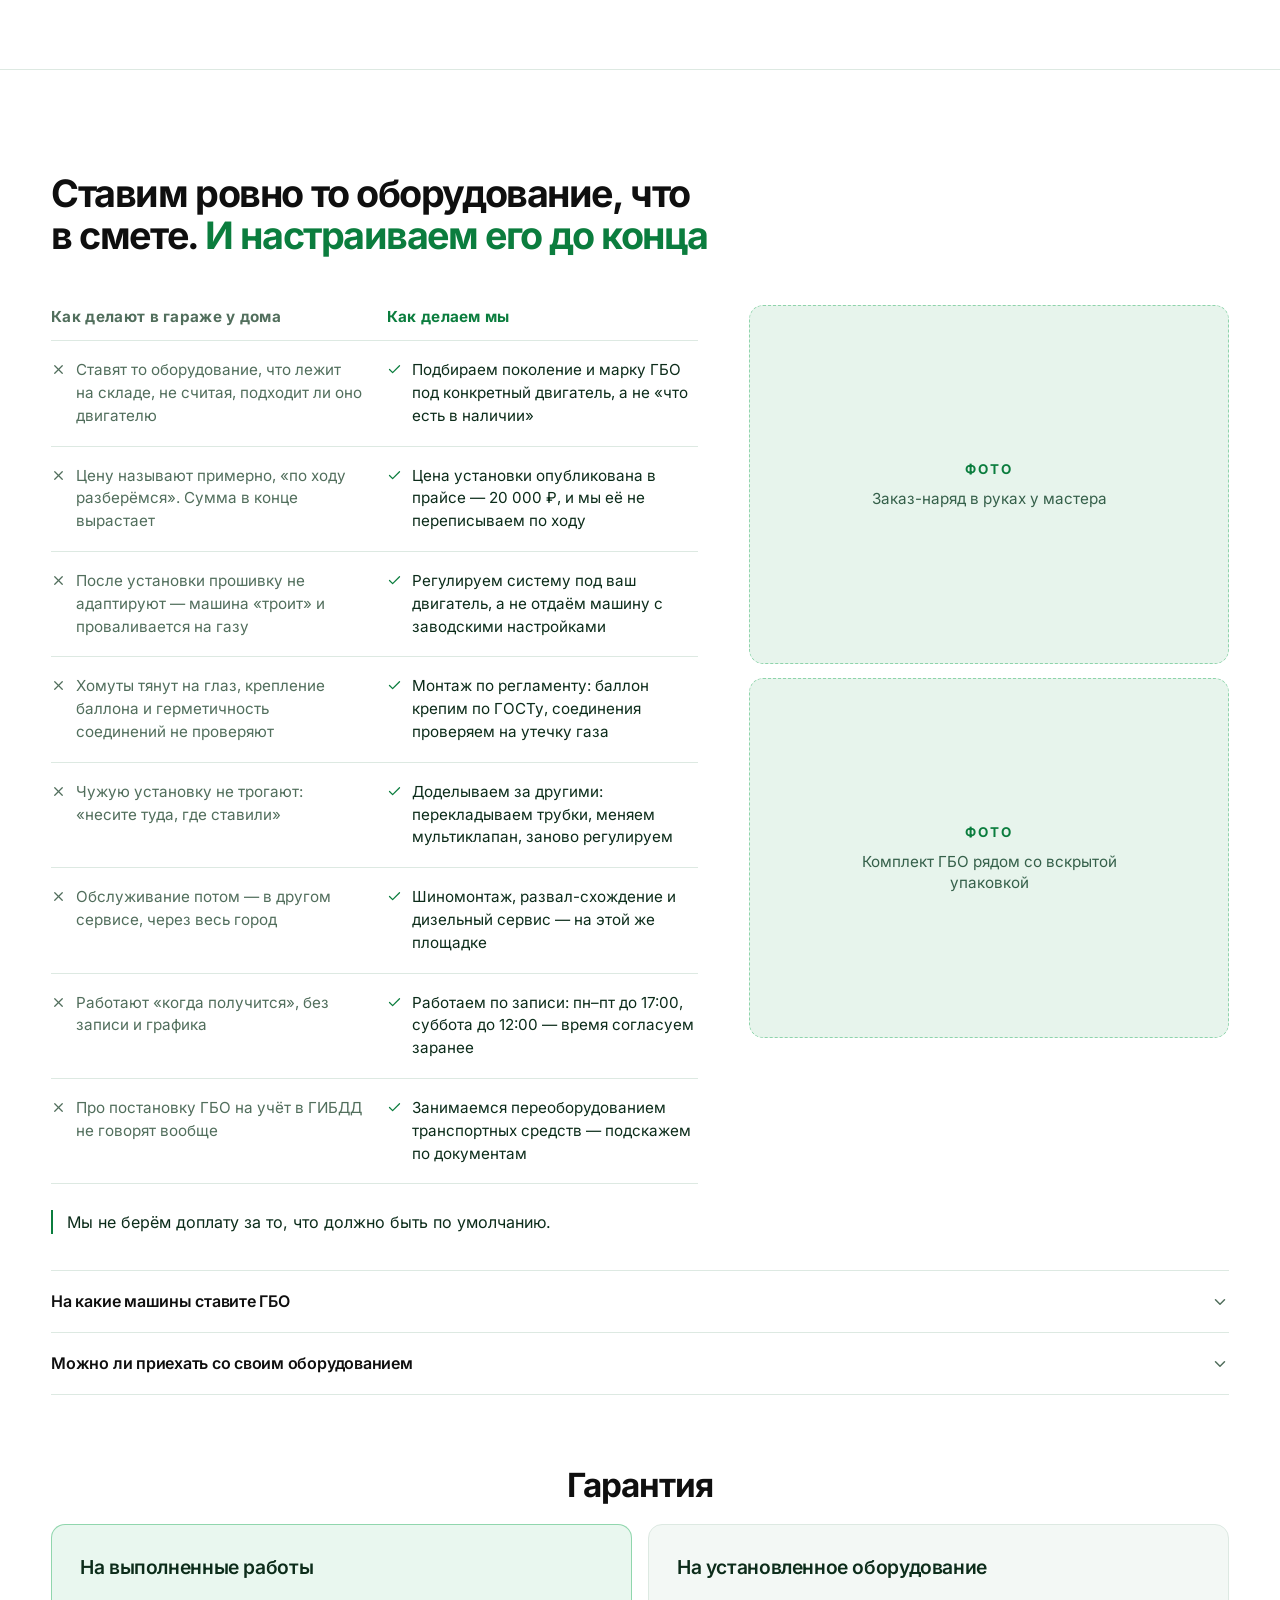
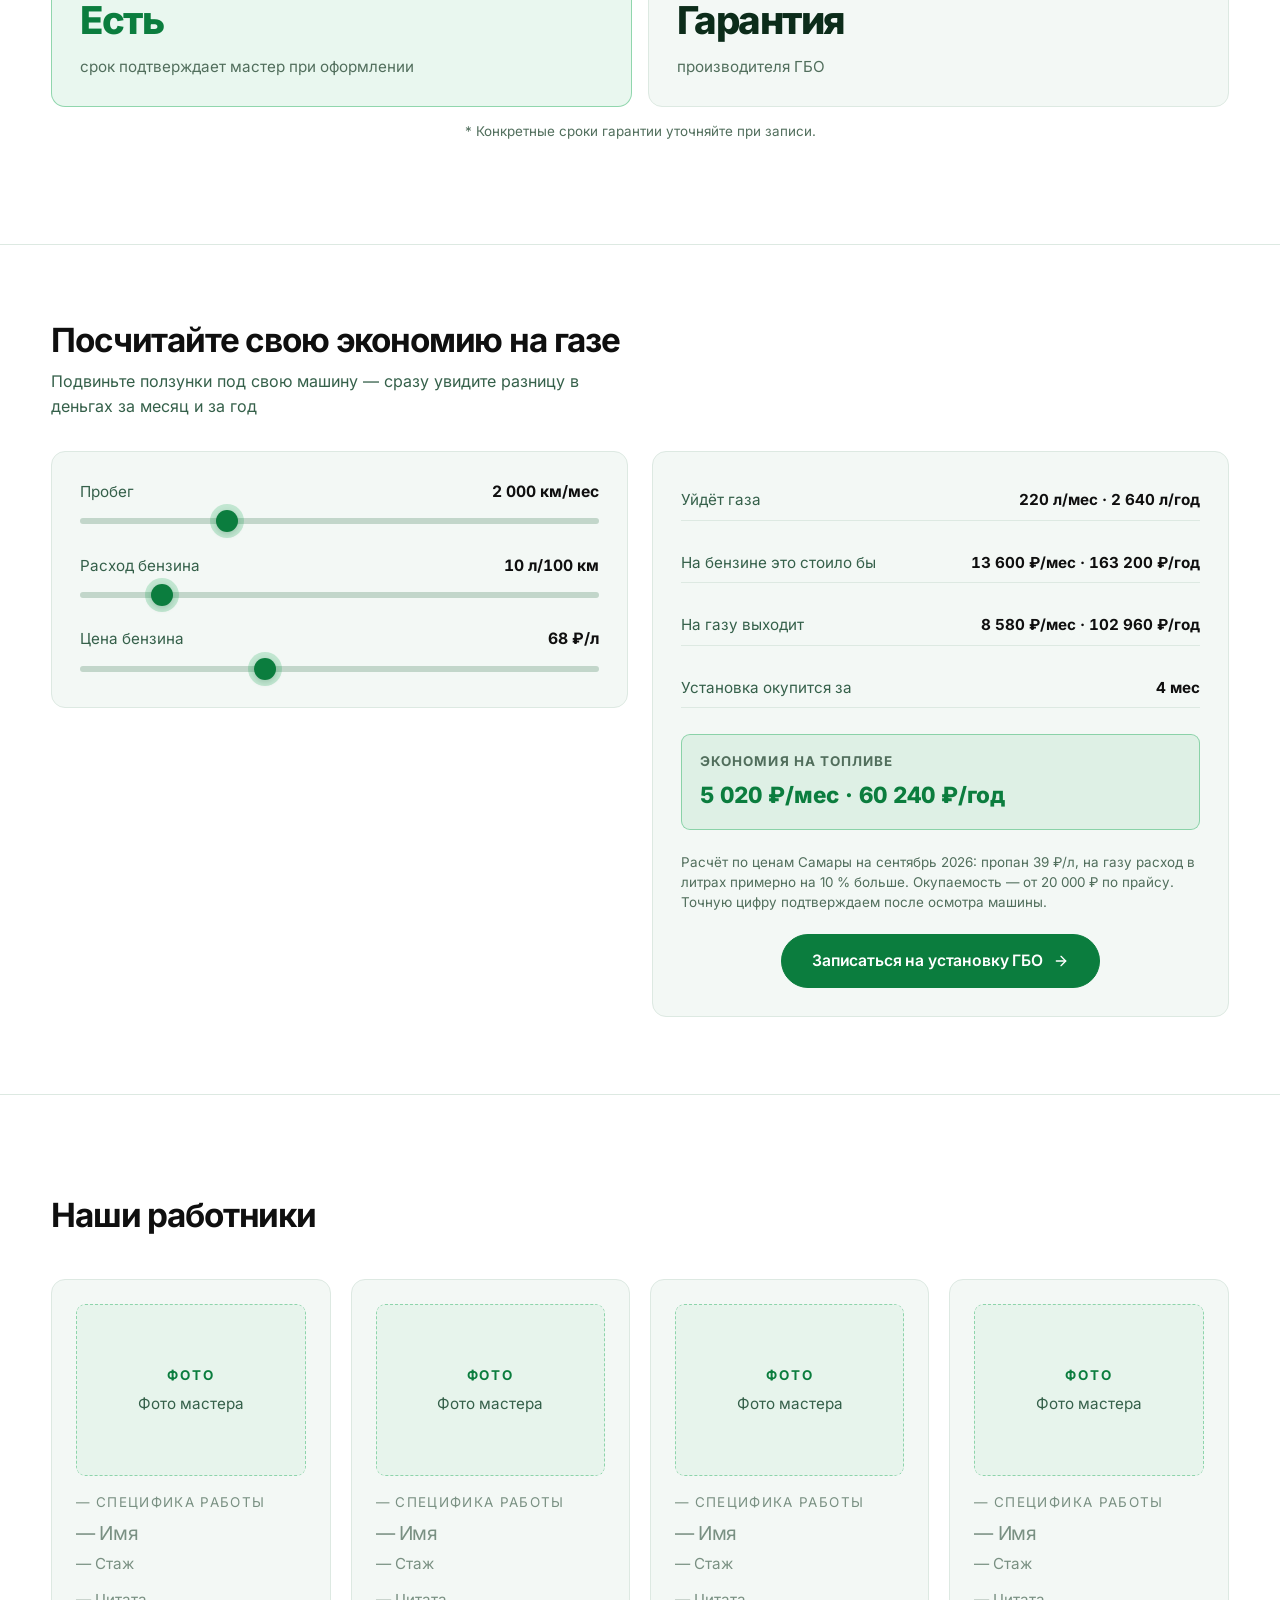
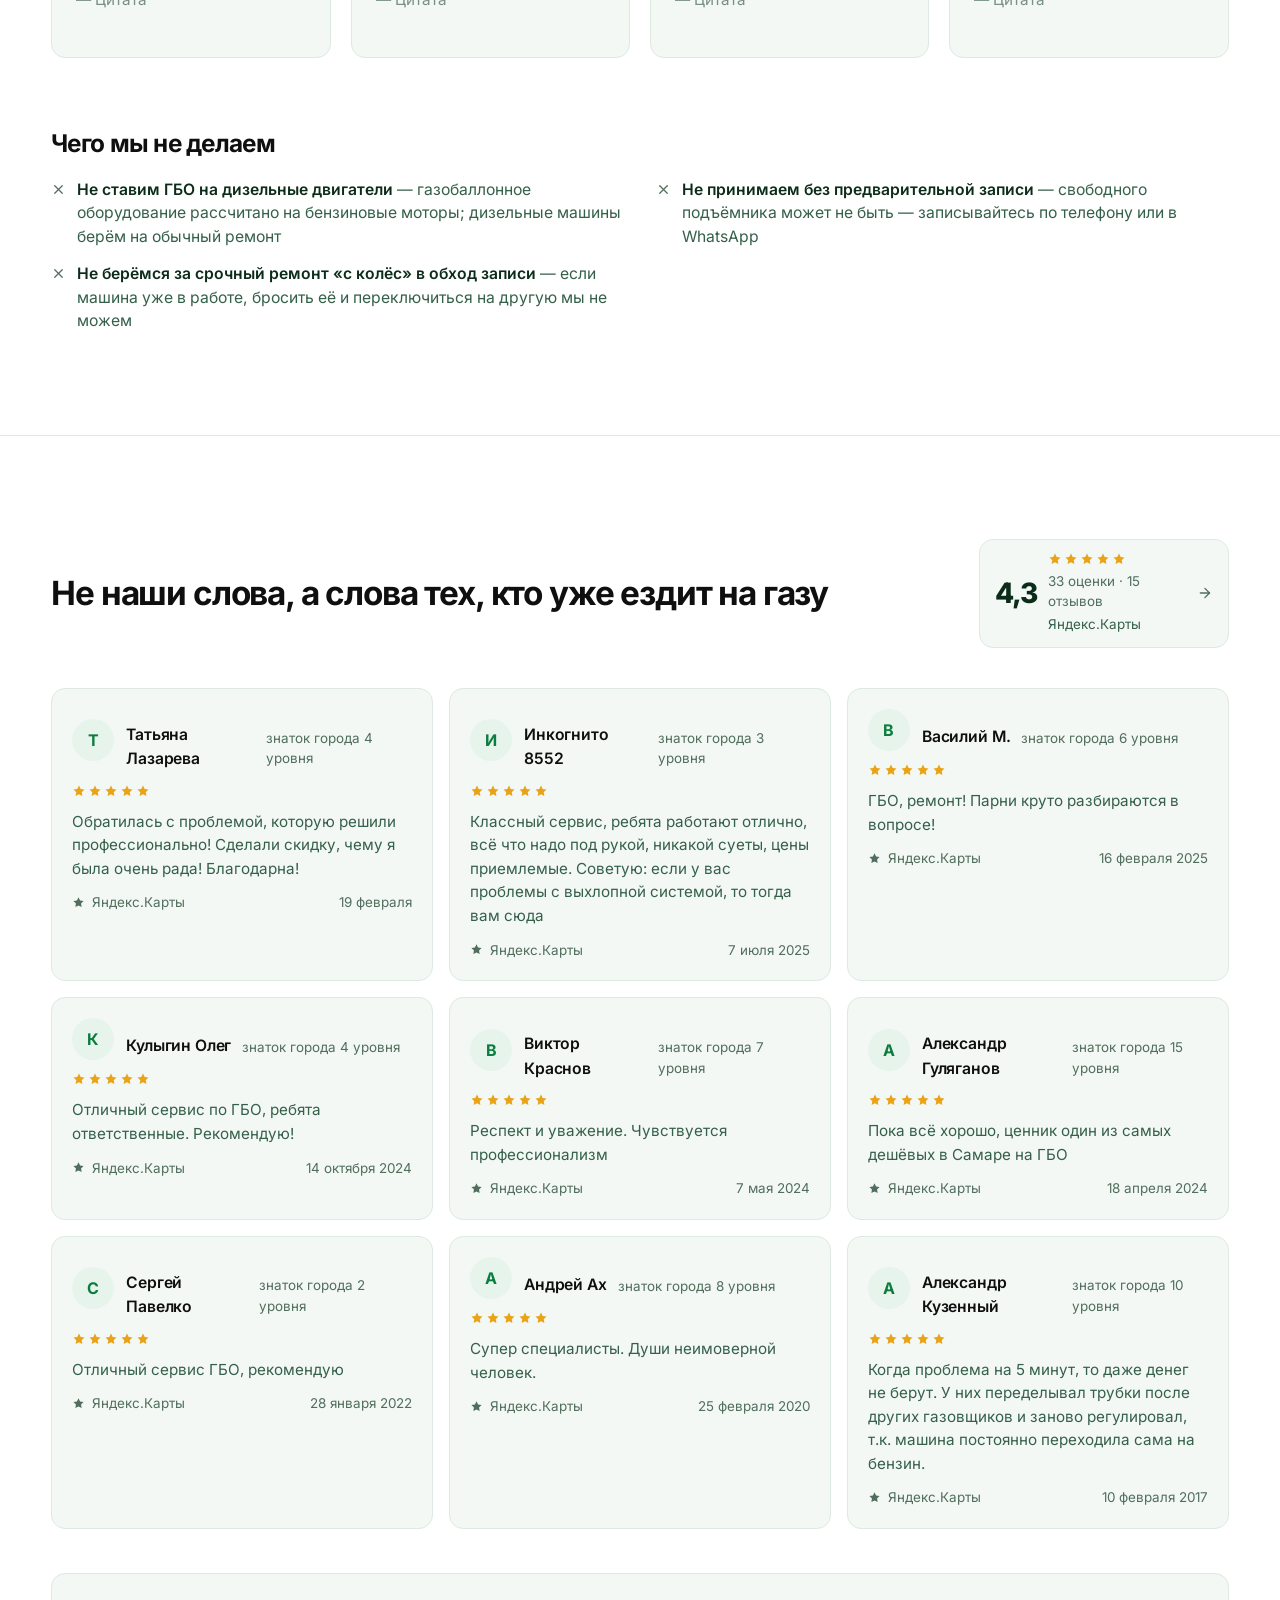
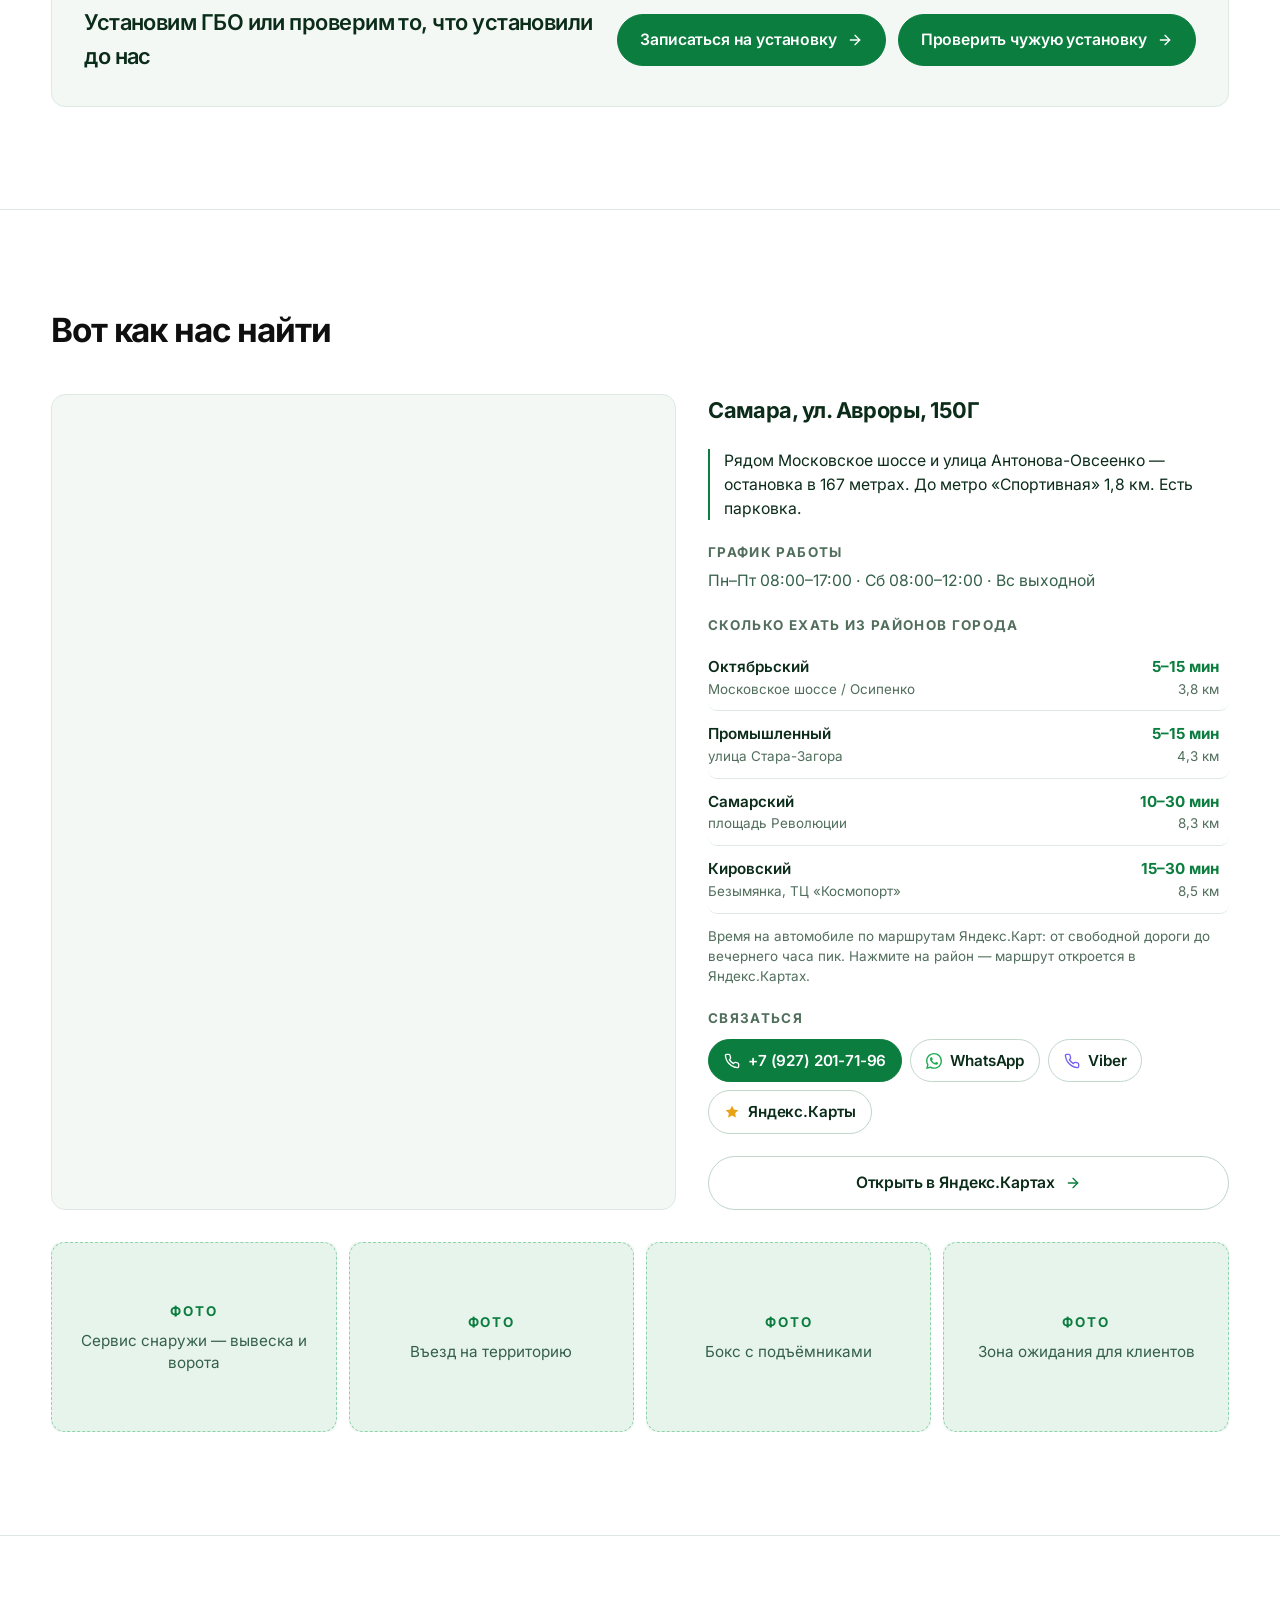
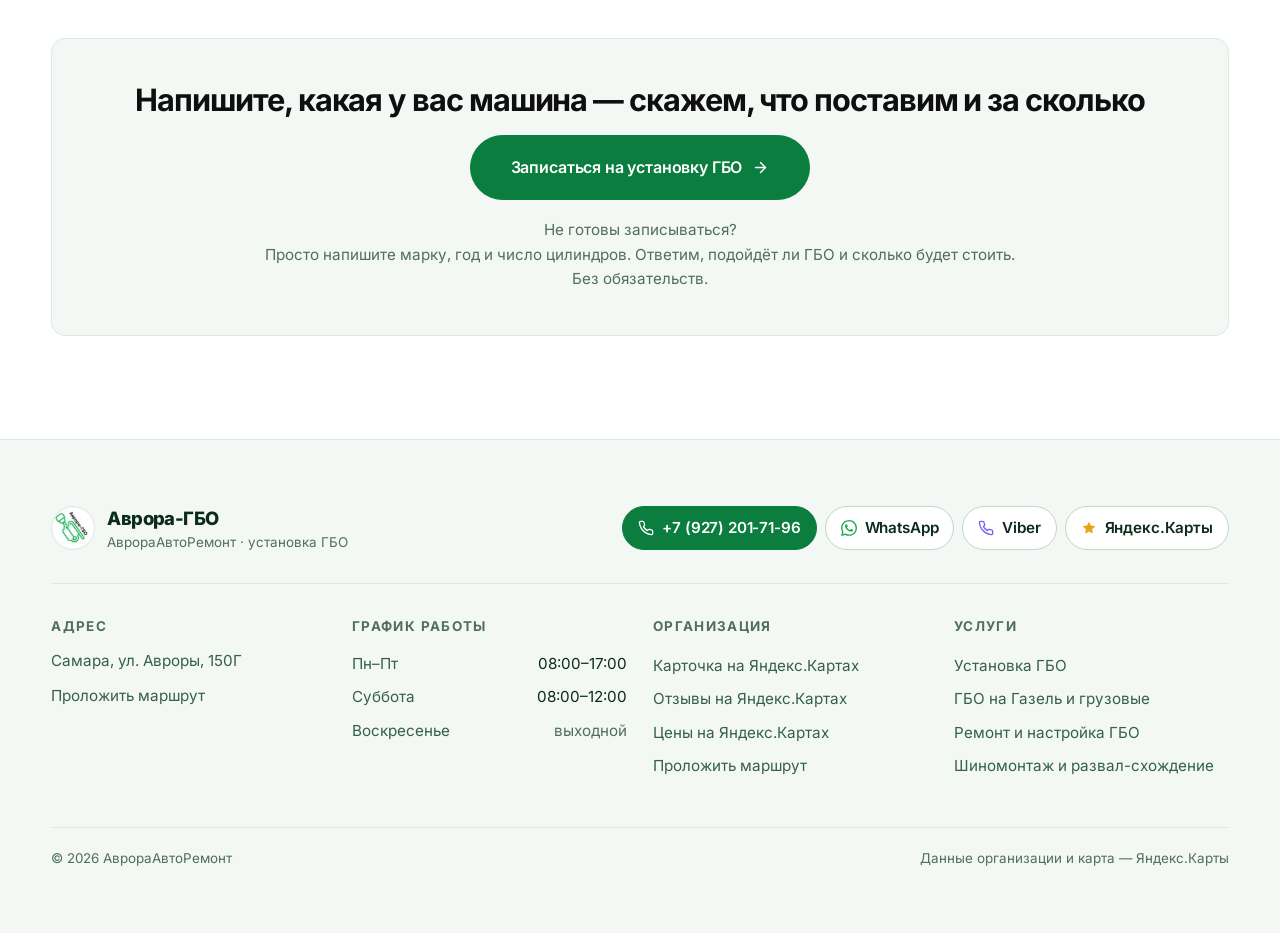
<file: site-avrora-gbo-samara/site/index.html>
<!DOCTYPE html>
<html lang="ru">
<head>
  <meta charset="UTF-8">
  <meta name="viewport" content="width=device-width, initial-scale=1">

  <title>Установка ГБО в Самаре — Аврора-ГБО, ул. Авроры, 150Г</title>
  <meta name="description" content="Установка и ремонт ГБО в Самаре: легковые, Газель, грузовой транспорт. От 20 000 ₽. Рейтинг 4,3 на Яндекс.Картах. Ул. Авроры, 150Г, +7 (927) 201-71-96.">

  <link rel="canonical" href="https://polon-lubvi.github.io/avrora-gbo-samara/">

  <meta property="og:type" content="website">
  <meta property="og:site_name" content="Аврора-ГБО">
  <meta property="og:locale" content="ru_RU">
  <meta property="og:url" content="https://polon-lubvi.github.io/avrora-gbo-samara/">
  <meta property="og:title" content="Установка ГБО в Самаре — Аврора-ГБО">
  <meta property="og:description" content="Установка и ремонт ГБО: легковые, Газель, грузовой транспорт. Самара, ул. Авроры, 150Г. +7 (927) 201-71-96.">
  <meta property="og:image" content="https://polon-lubvi.github.io/avrora-gbo-samara/img/og.jpg">
  <meta property="og:image:width" content="1200">
  <meta property="og:image:height" content="630">
  <meta name="twitter:card" content="summary_large_image">

  <link rel="icon" href="img/favicon.ico" sizes="any">
  <link rel="icon" type="image/png" href="img/favicon.png">
  <link rel="apple-touch-icon" href="img/logo.png">
  <meta name="theme-color" content="#ffffff">

  <link rel="stylesheet" href="fonts.css?v=1789653346">

  <link rel="stylesheet" href="theme.css?v=1789653346">
  <link rel="stylesheet" href="base.css?v=1789653346">
  <link rel="stylesheet" href="blocks.css?v=1789653346">
</head>
<body>
  <div id="app"></div>

  <noscript>
    <div style="max-width:620px;margin:48px auto;padding:0 20px;line-height:1.6">
      <h1>Аврора-ГБО — установка и обслуживание ГБО в Самаре</h1>
      <p>Для работы сайта нужен включённый JavaScript. Позвоните или напишите в WhatsApp:
        <a href="tel:+79272017196">+7 (927) 201-71-96</a>.</p>
      <p>Самара, ул. Авроры, 150Г. Пн–Пт 08:00–17:00, суббота 08:00–12:00, воскресенье — выходной.</p>
    </div>
  </noscript>

  <script src="config.js?v=1789653346"></script>
  <script src="content.js?v=1789653346"></script>
  <script src="icons.js?v=1789653346"></script>
  <script src="app.js?v=1789653346"></script>
</body>
</html>
</file>
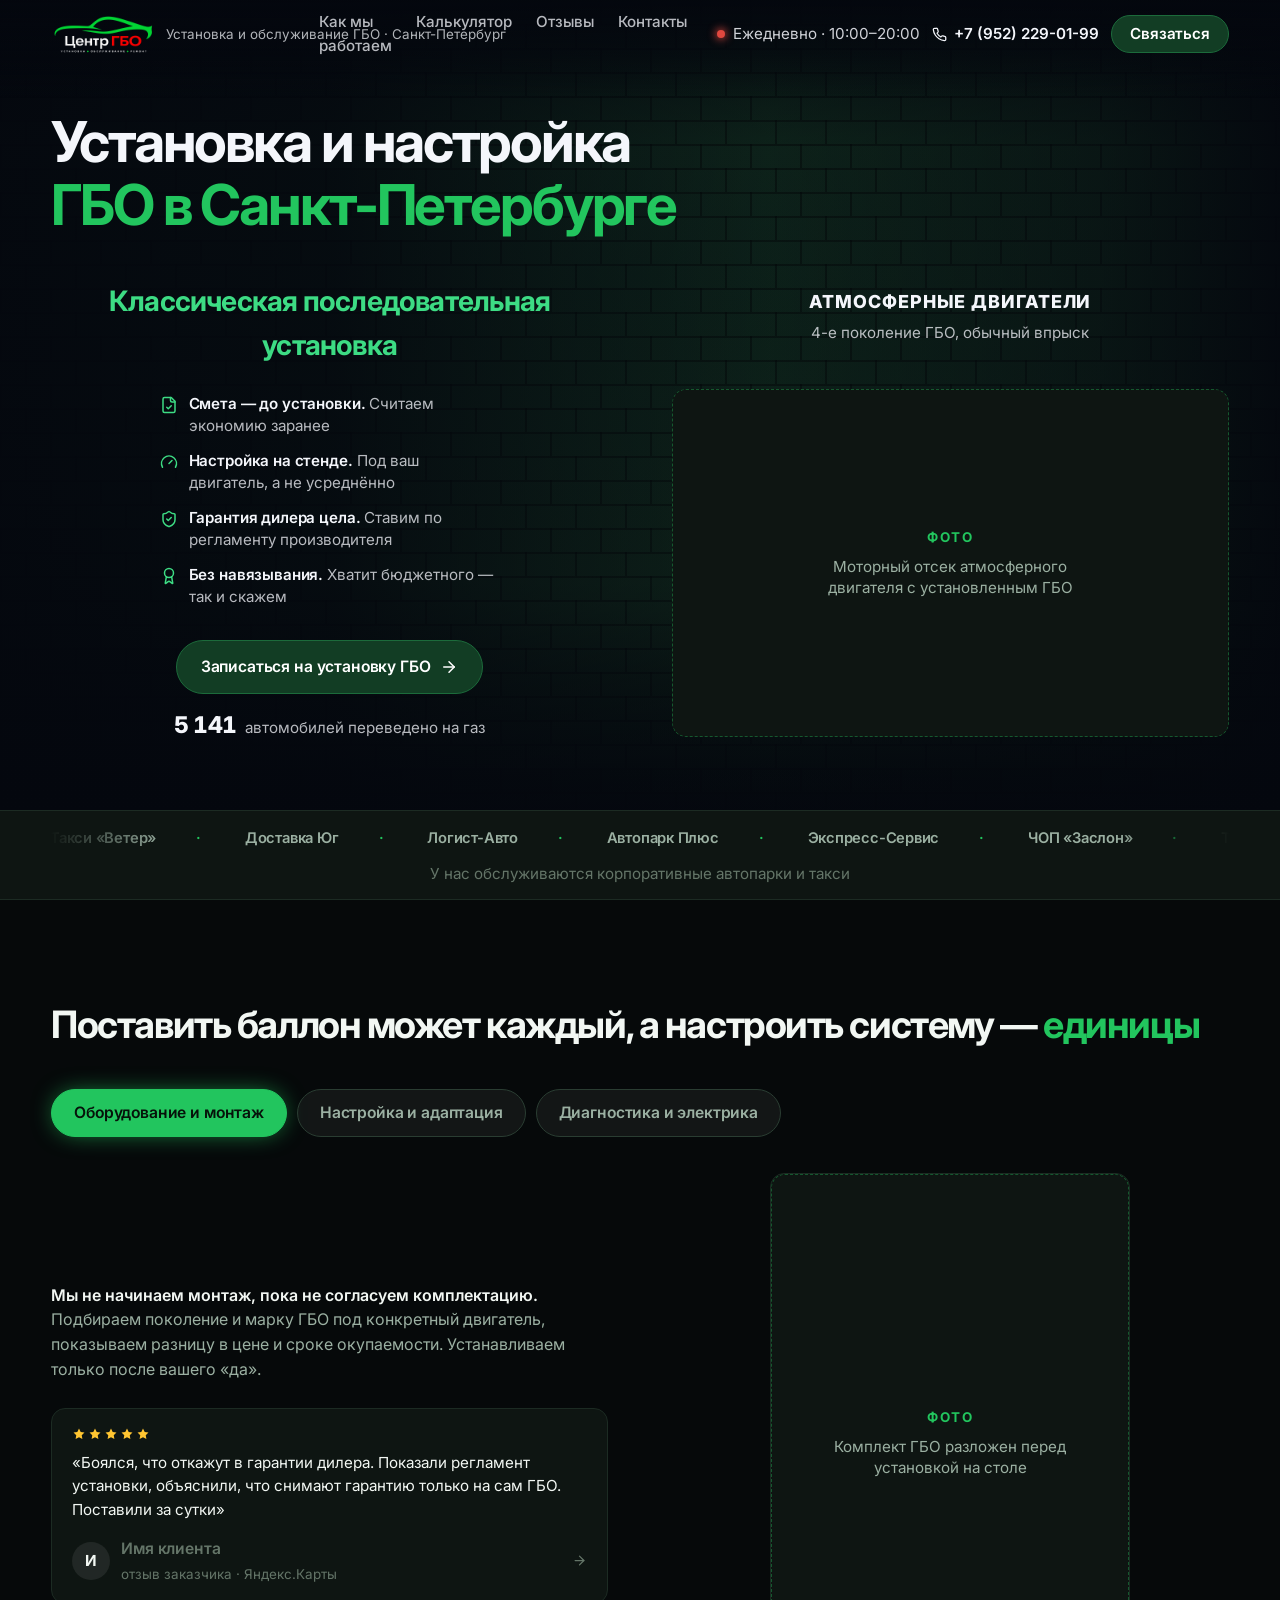
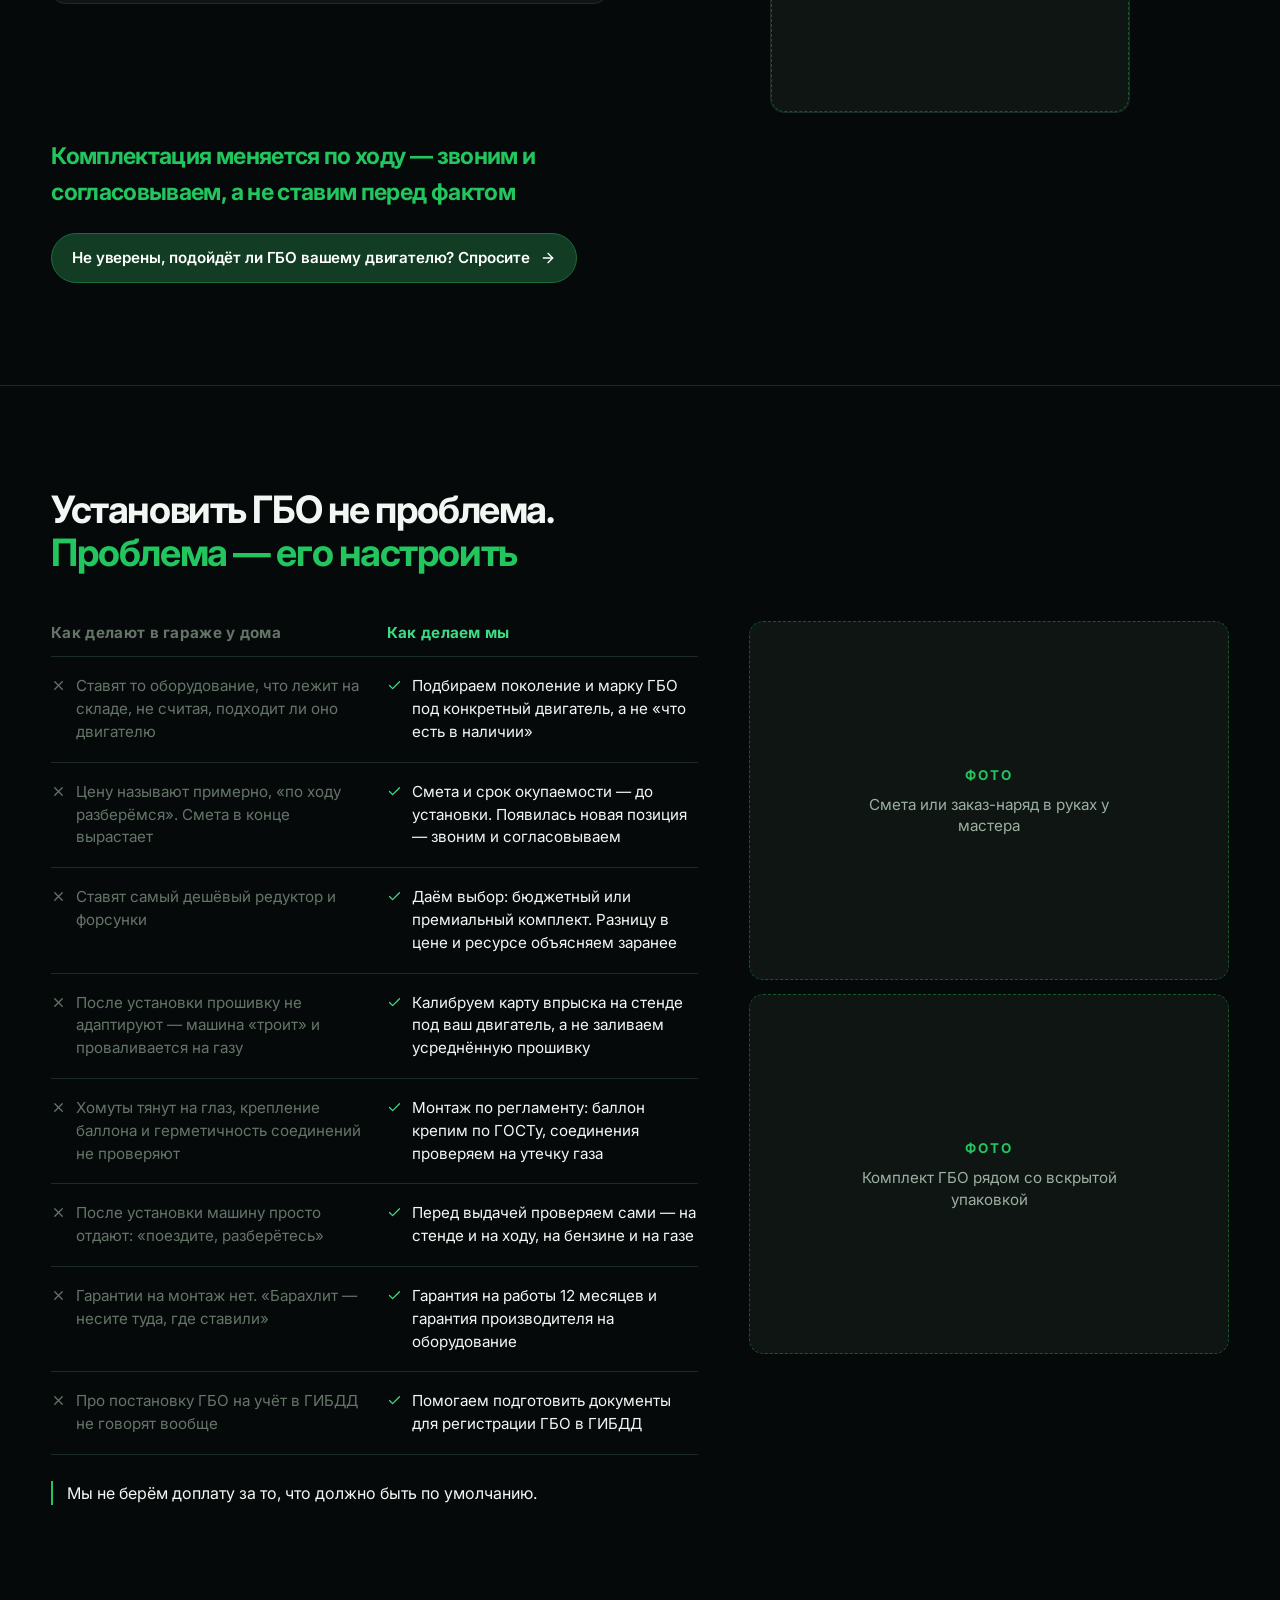
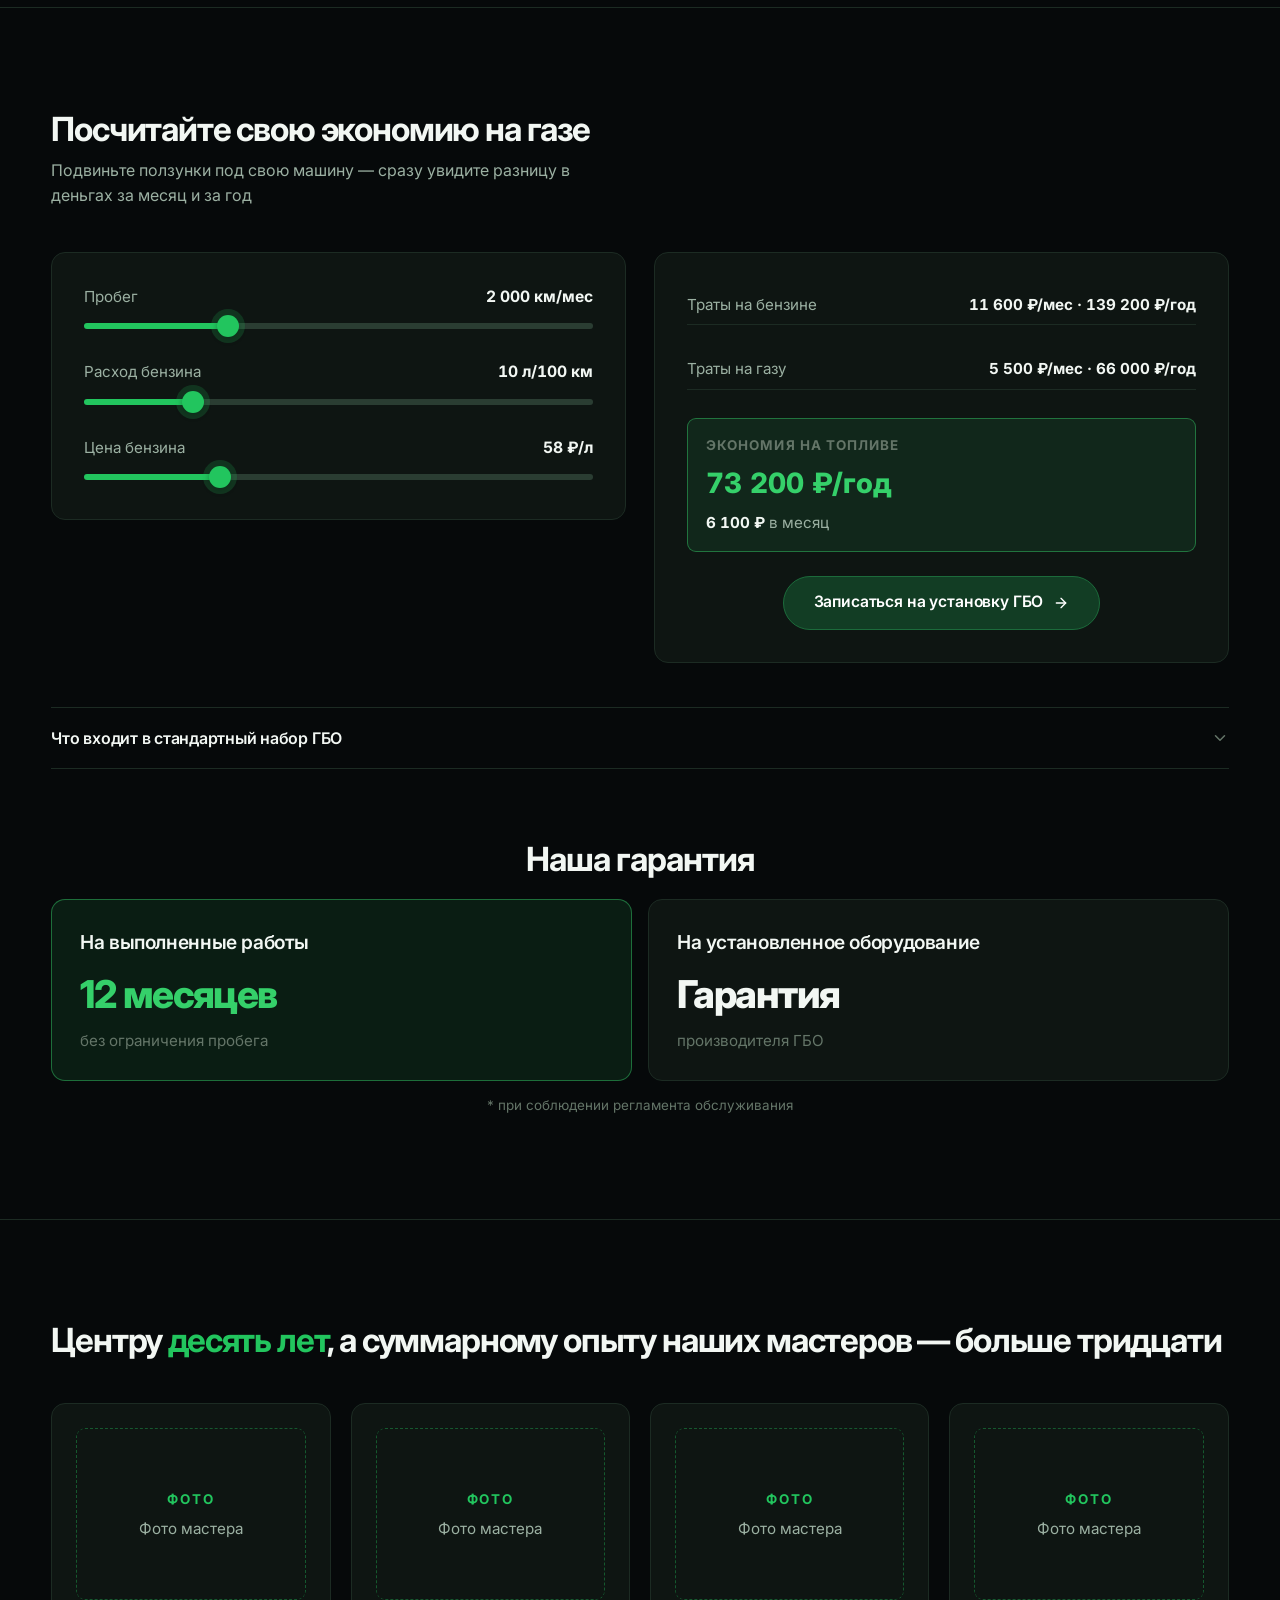
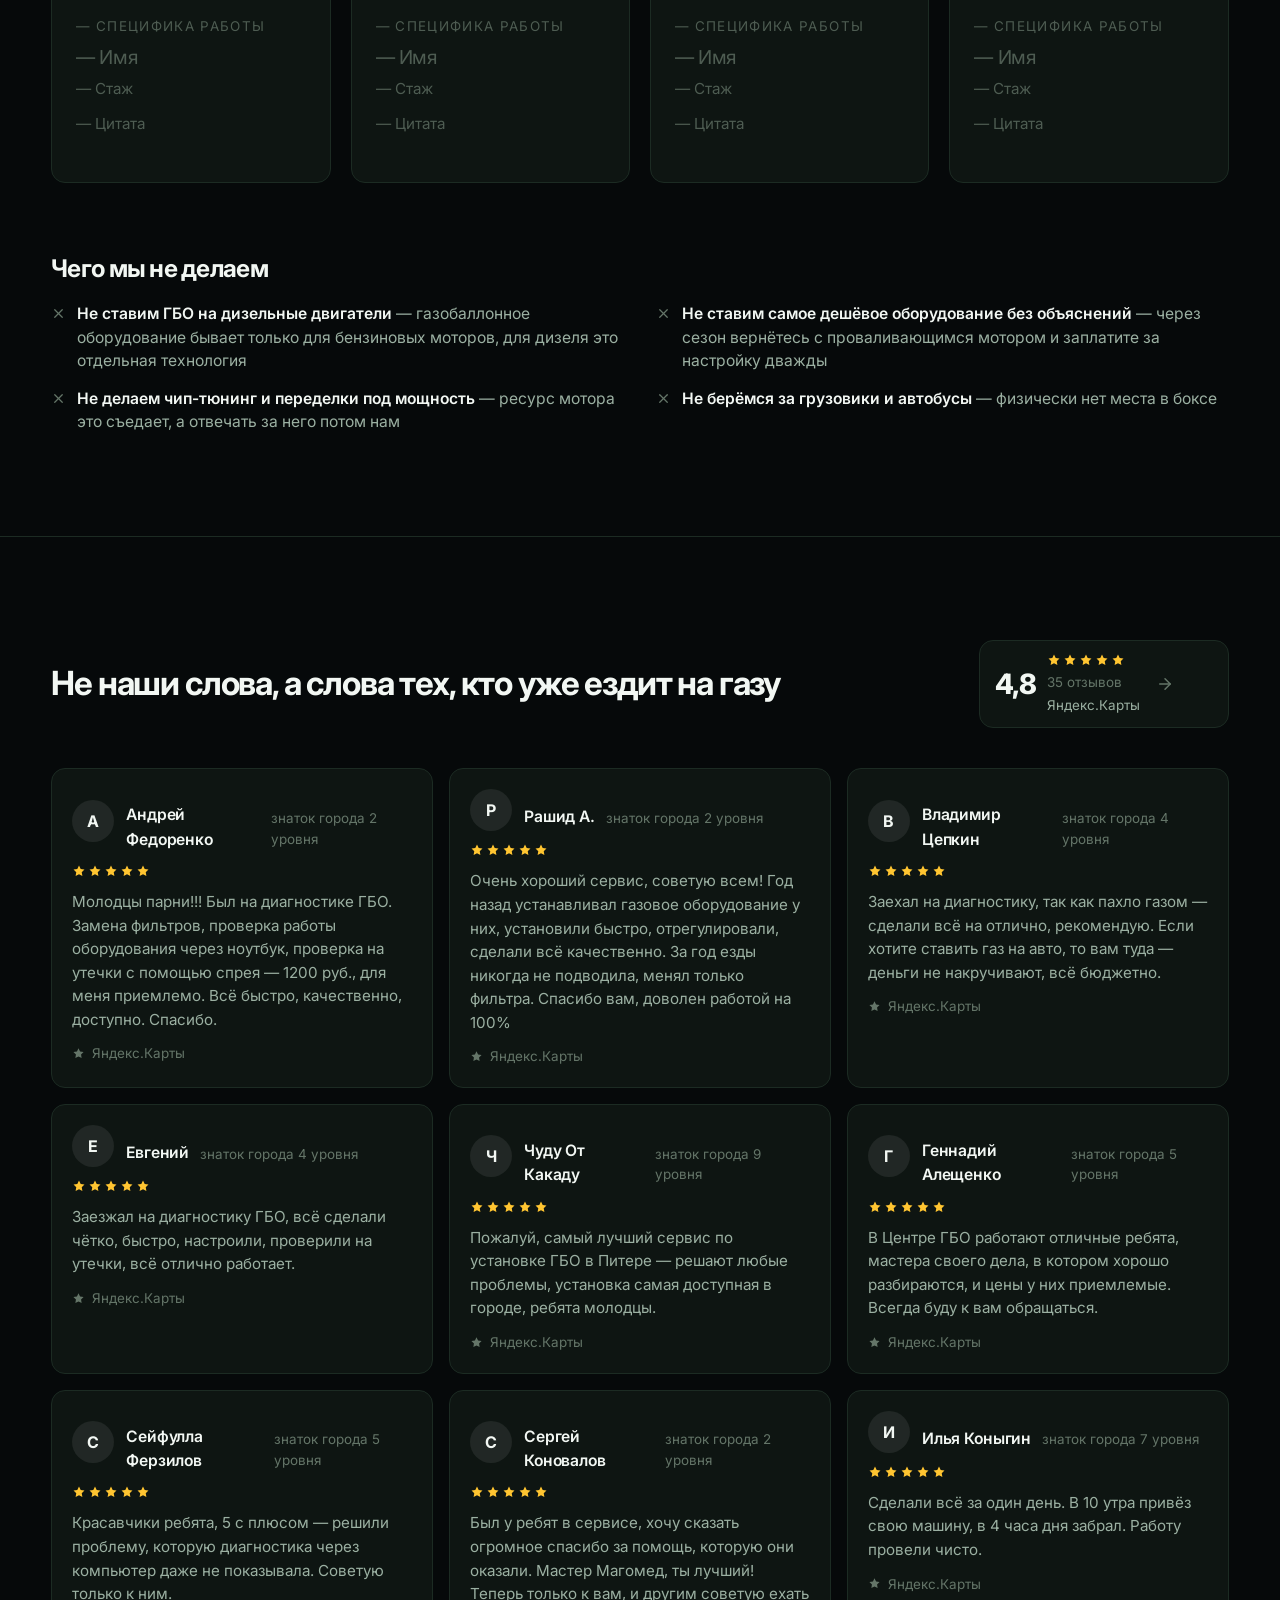
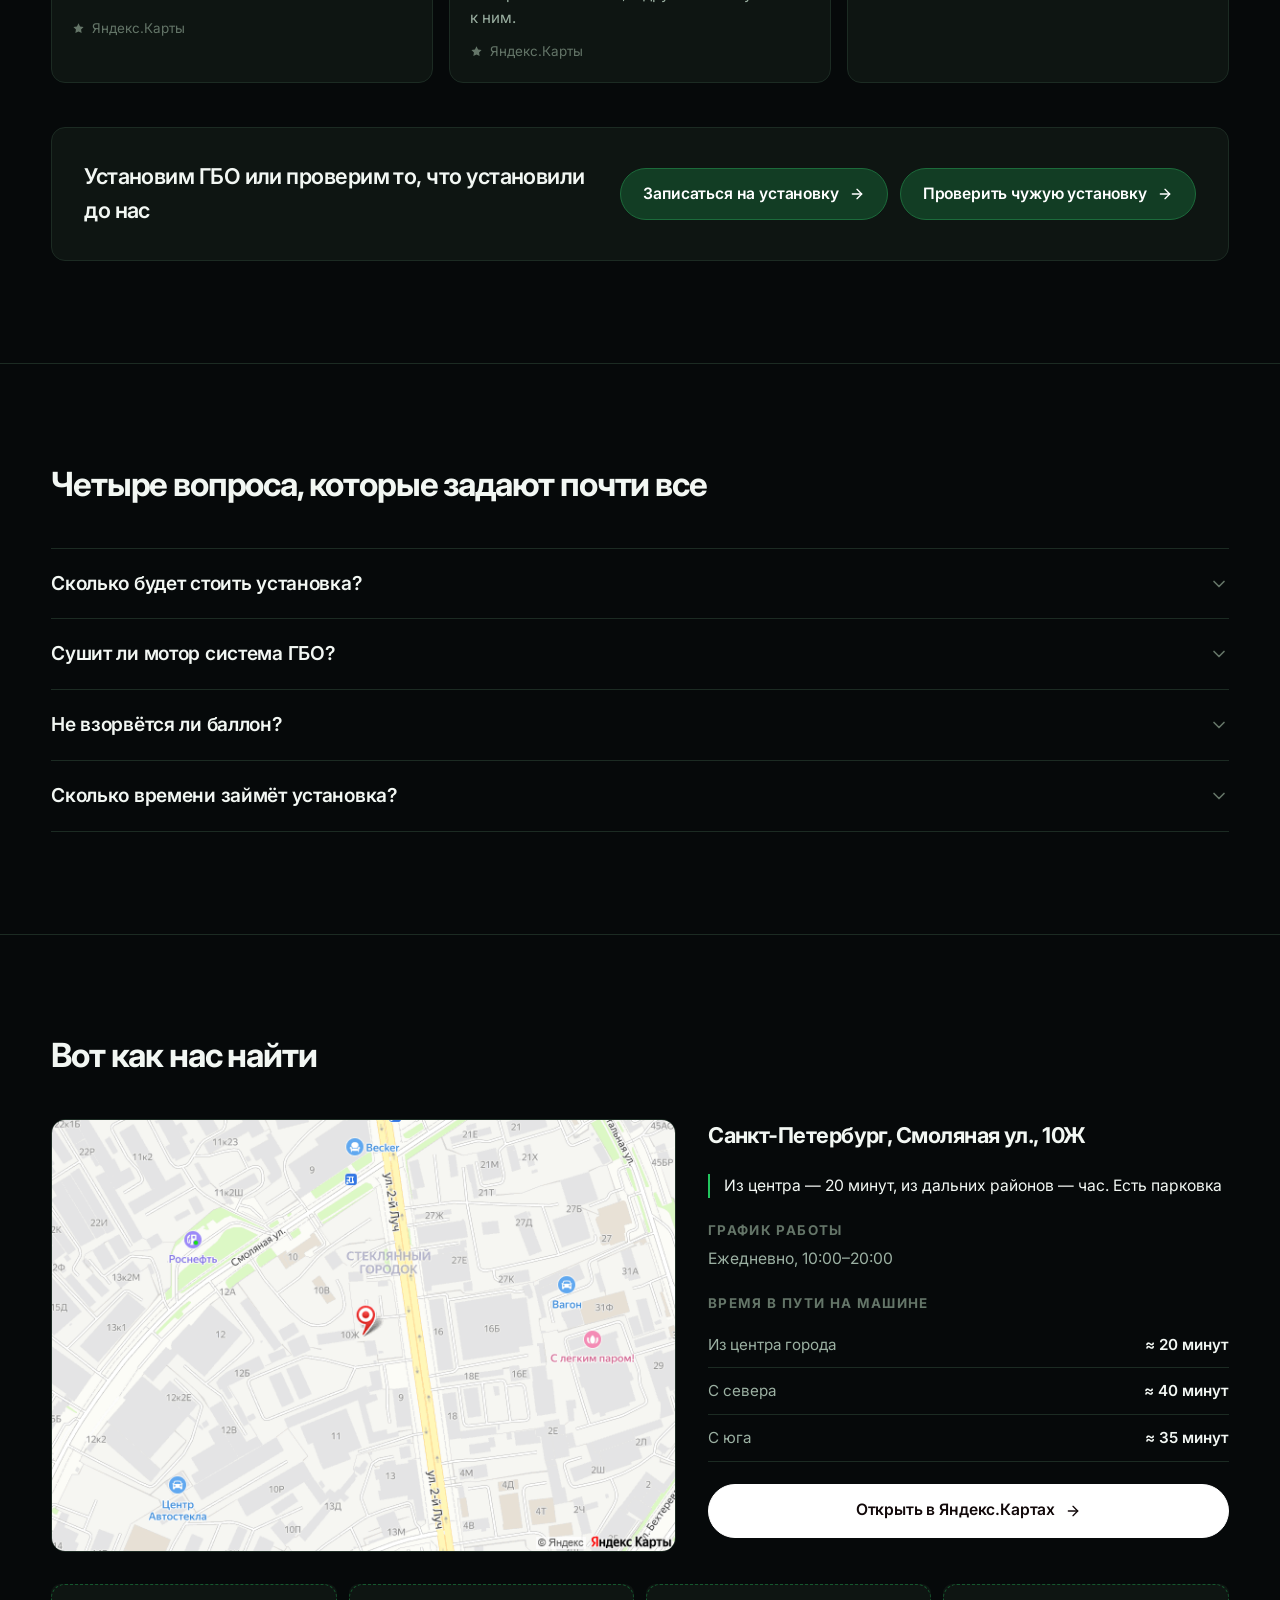
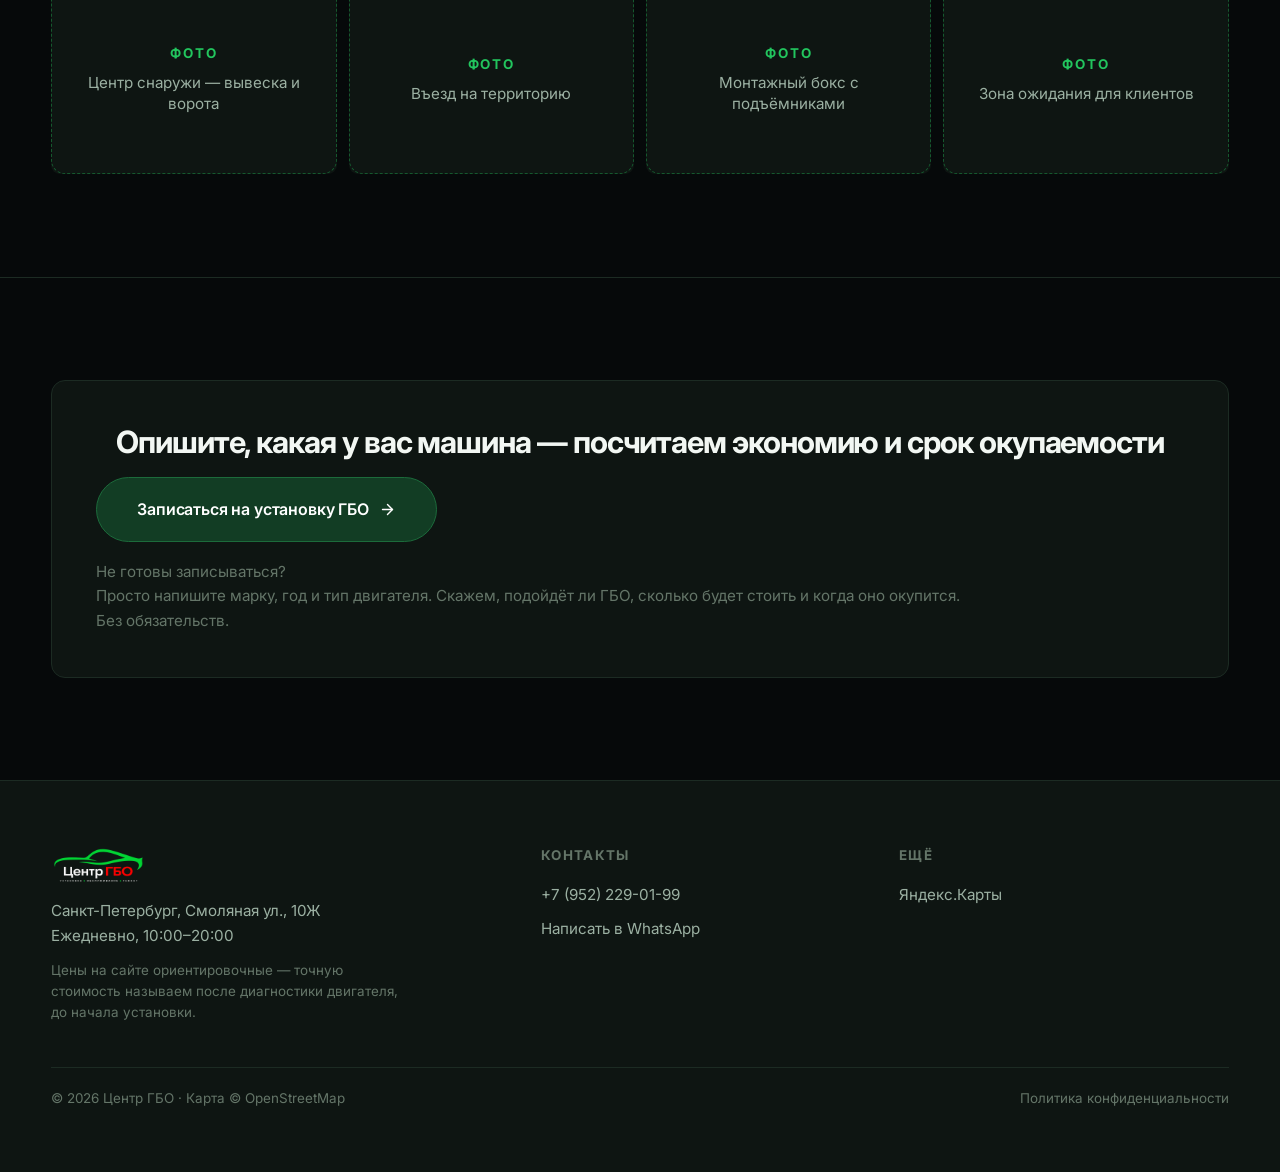
<file: site-centr-gbo-spb/site/index.html>
<!DOCTYPE html>
<html lang="ru">
<head>
  <meta charset="UTF-8">
  <meta name="viewport" content="width=device-width, initial-scale=1">
  <meta http-equiv="Cache-Control" content="no-cache, no-store, must-revalidate">

  <title>Установка и обслуживание ГБО — Центр ГБО, Санкт-Петербург</title>
  <meta name="description" content="Экономию и срок окупаемости считаем до установки. Настраиваем систему под конкретный двигатель на стенде. Гарантия дилера на двигатель сохраняется.">

  <link rel="preconnect" href="https://fonts.googleapis.com">
  <link rel="preconnect" href="https://fonts.gstatic.com" crossorigin>
  <link rel="stylesheet" href="https://fonts.googleapis.com/css2?family=Inter:wght@400;600;800&display=swap">

  <link rel="stylesheet" href="theme.css?v=1789720080">
  <link rel="stylesheet" href="base.css?v=1789720080">
  <link rel="stylesheet" href="blocks.css?v=1789720080">
</head>
<body>
  <div id="app"></div>

  <noscript>
    <div style="max-width:620px;margin:48px auto;padding:0 20px;line-height:1.6">
      <h1>Центр ГБО — установка и обслуживание ГБО, Санкт-Петербург</h1>
      <p>Для работы сайта нужен включённый JavaScript. Напишите нам в WhatsApp или Viber, либо позвоните: +7 (952) 229-01-99.</p>
      <p>Санкт-Петербург, Смоляная ул., 10Ж. Ежедневно, 10:00–20:00.</p>
    </div>
  </noscript>

  <script src="config.js?v=1789720080"></script>
  <script src="content.js?v=1789720080"></script>
  <script src="icons.js?v=1789720080"></script>
  <script src="app.js?v=1789720080"></script>
</body>
</html>
</file>
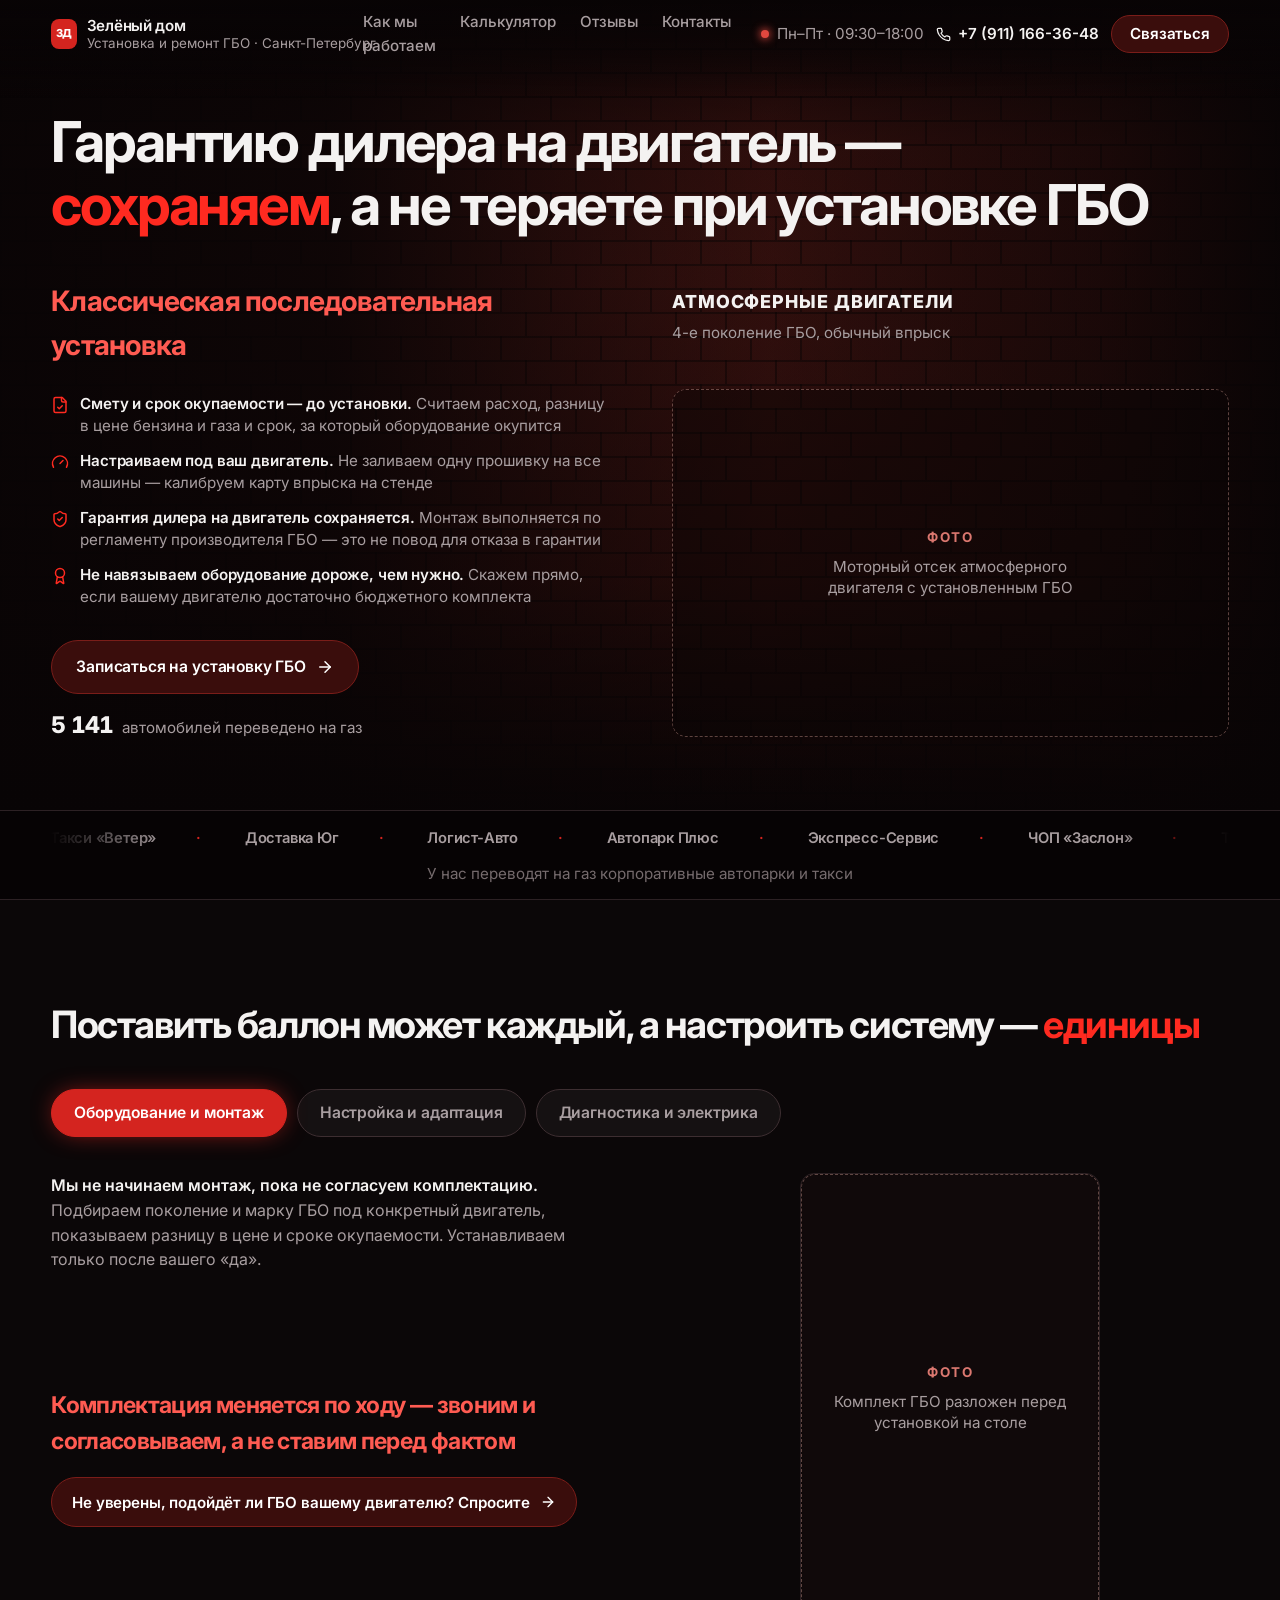
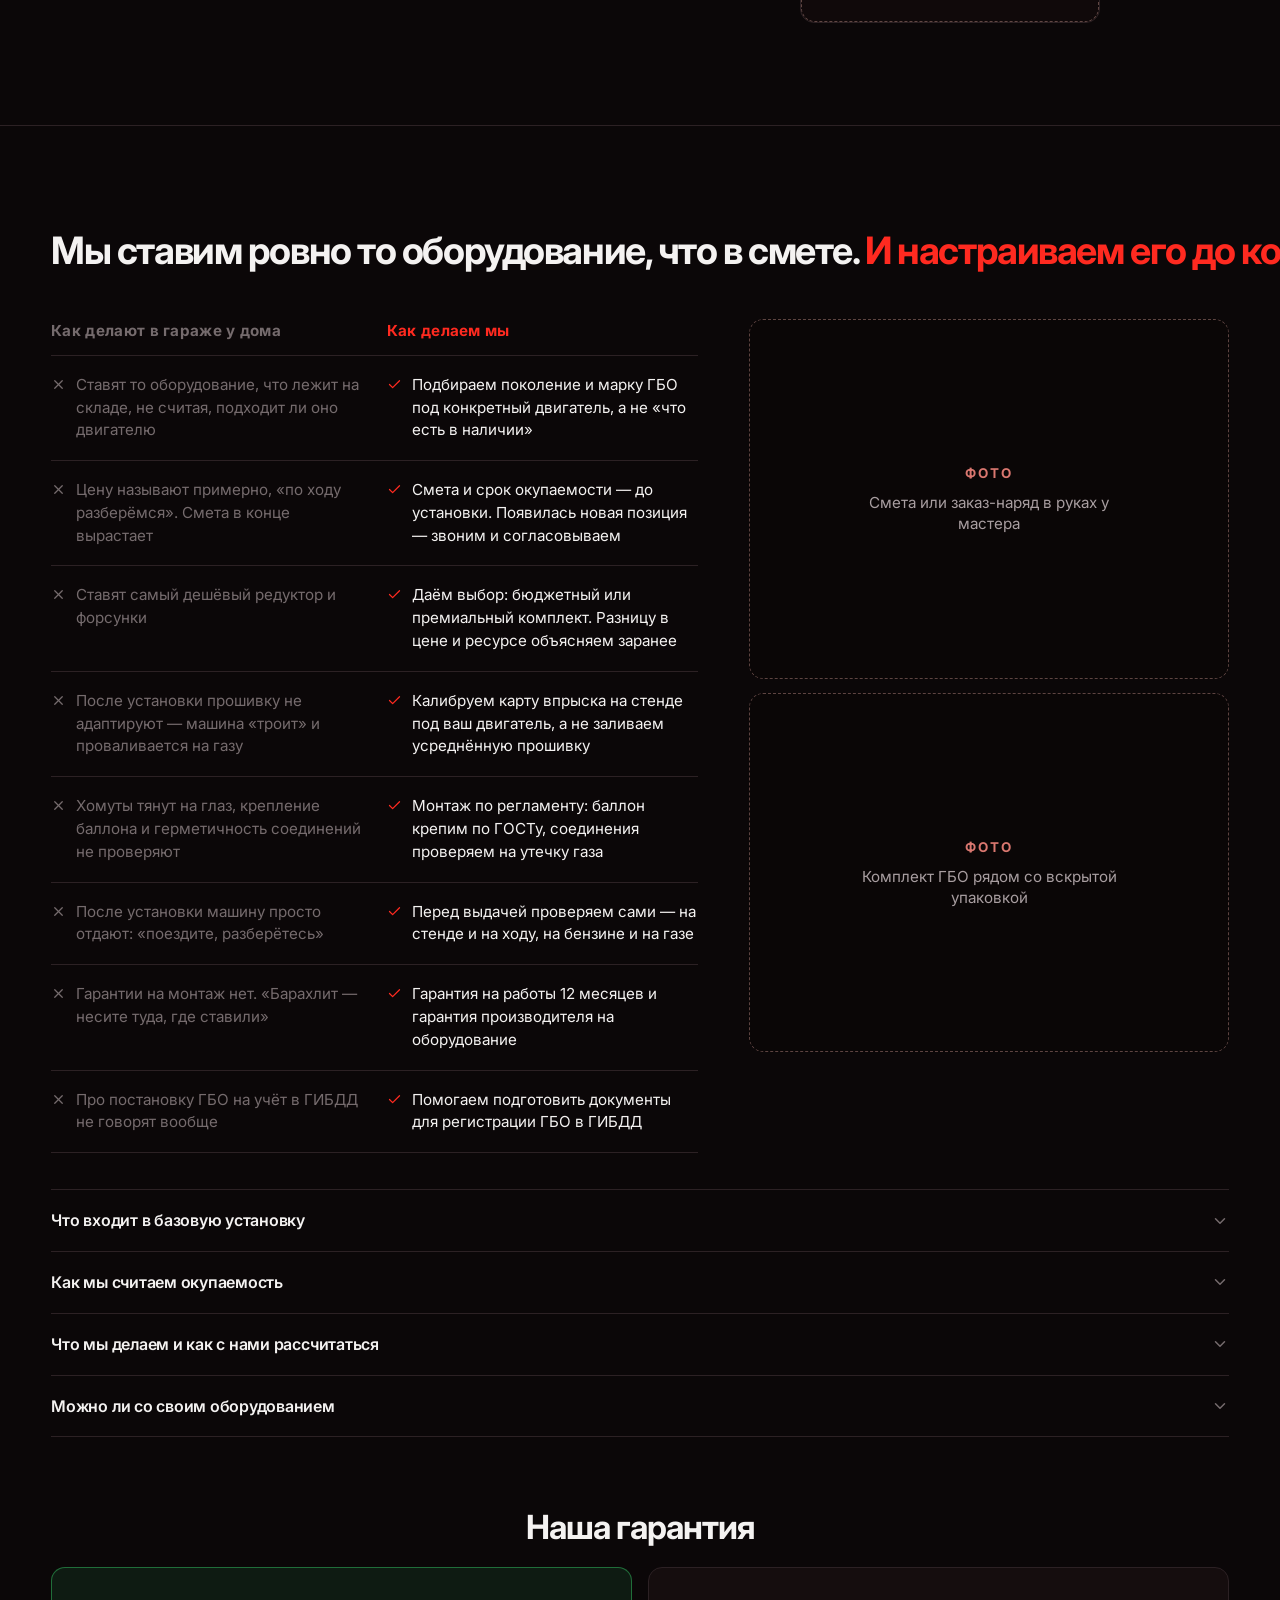
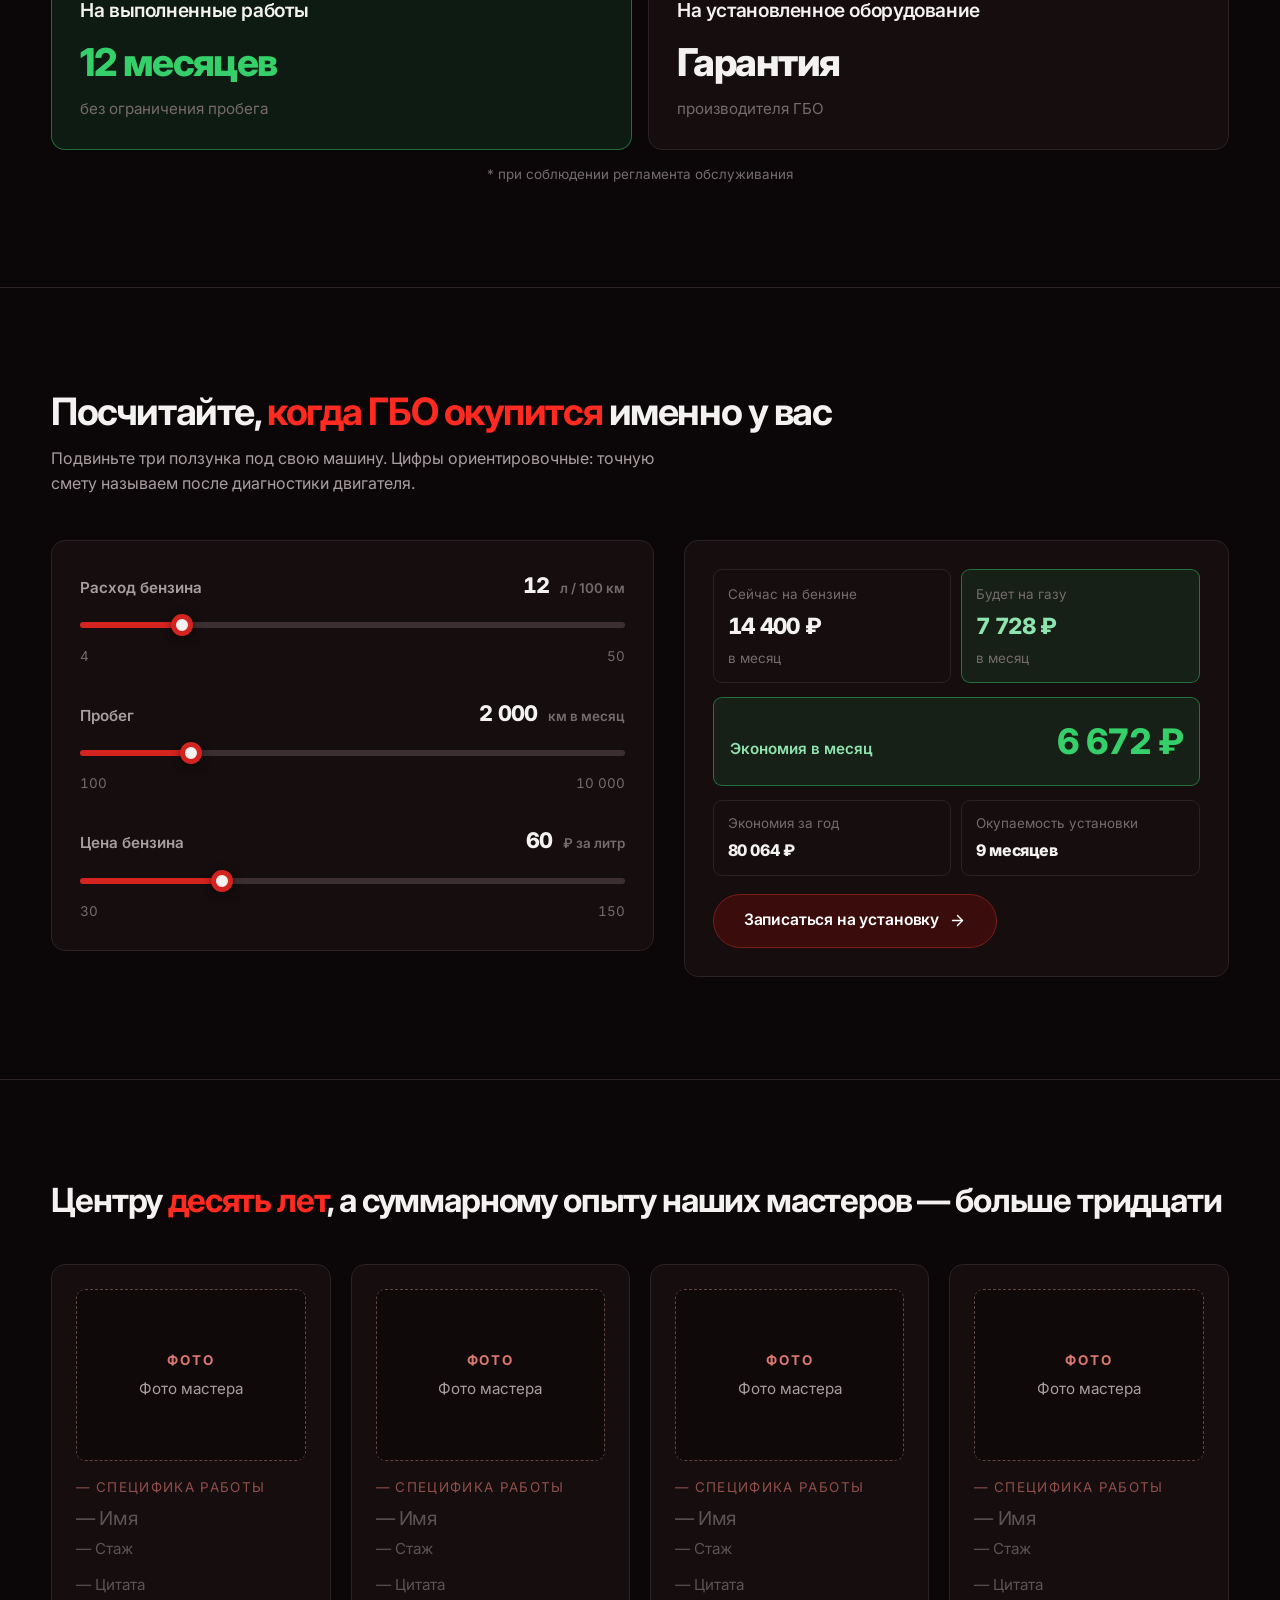
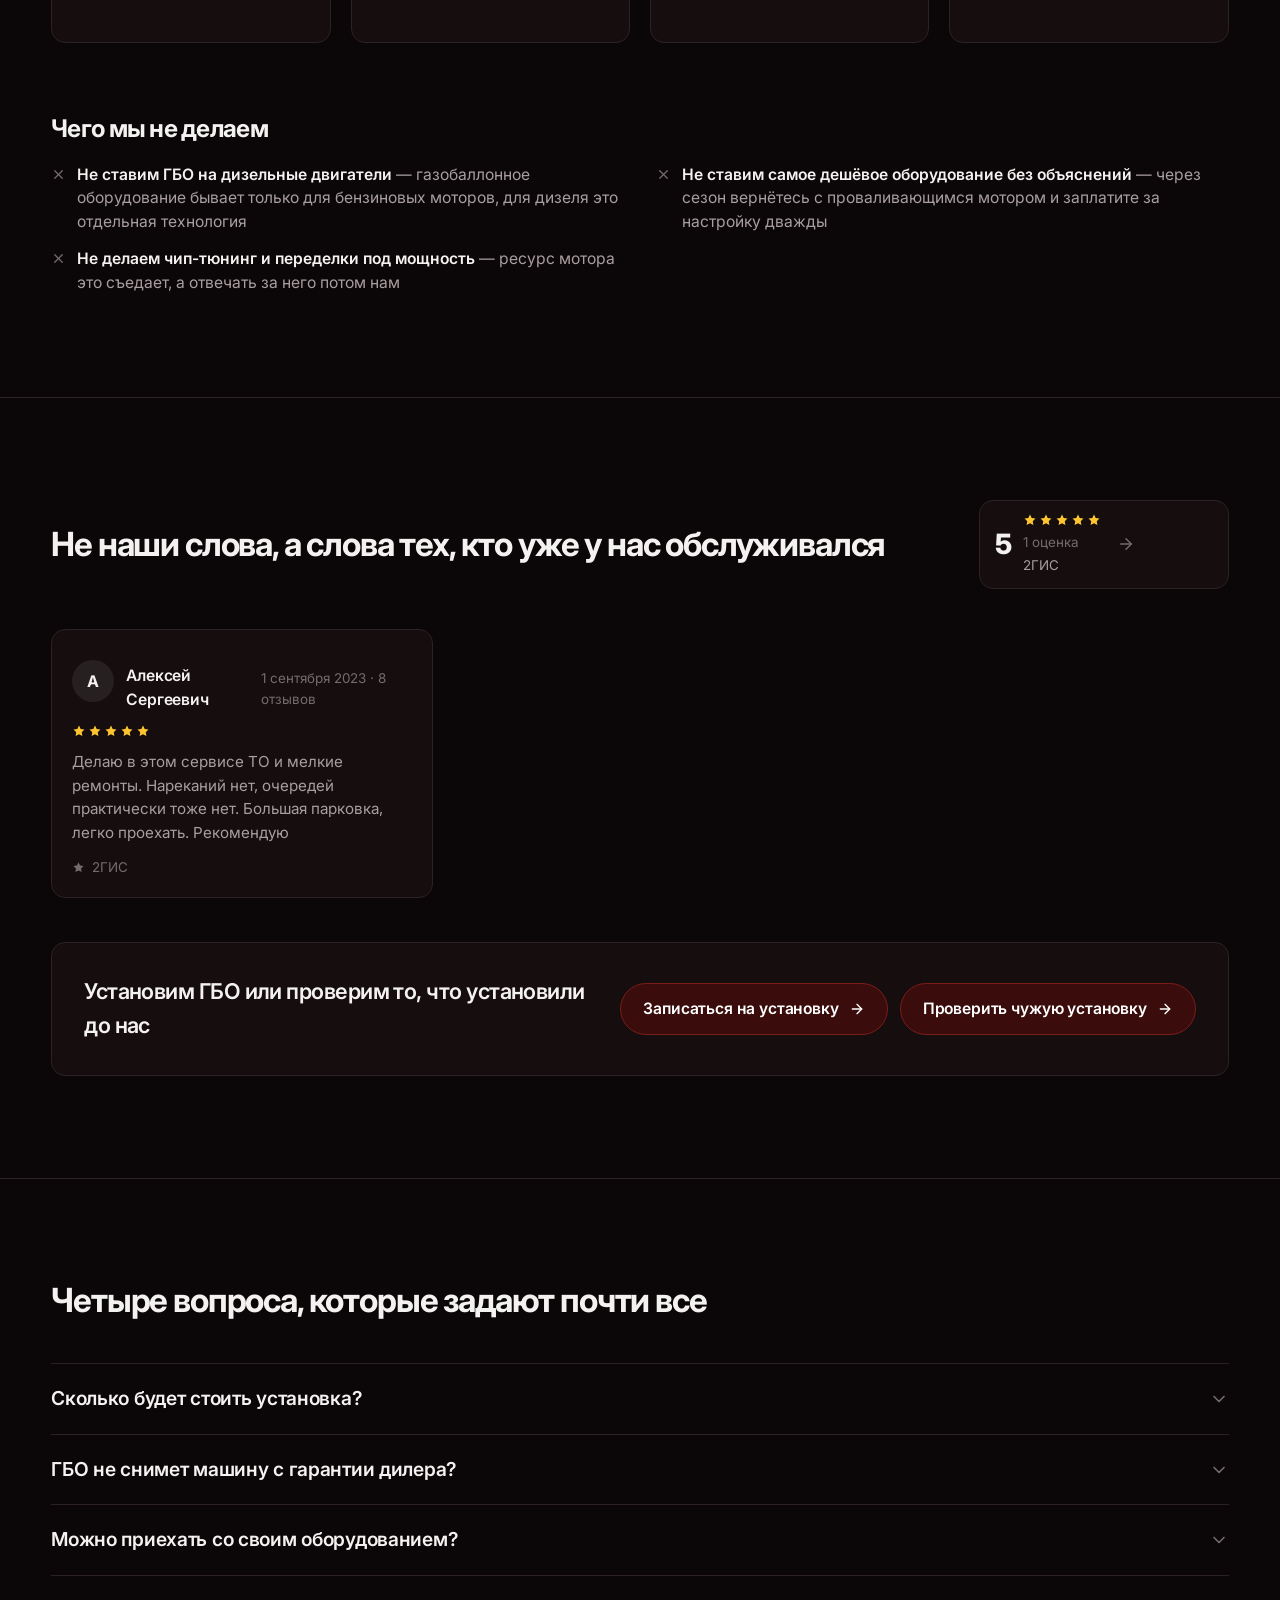
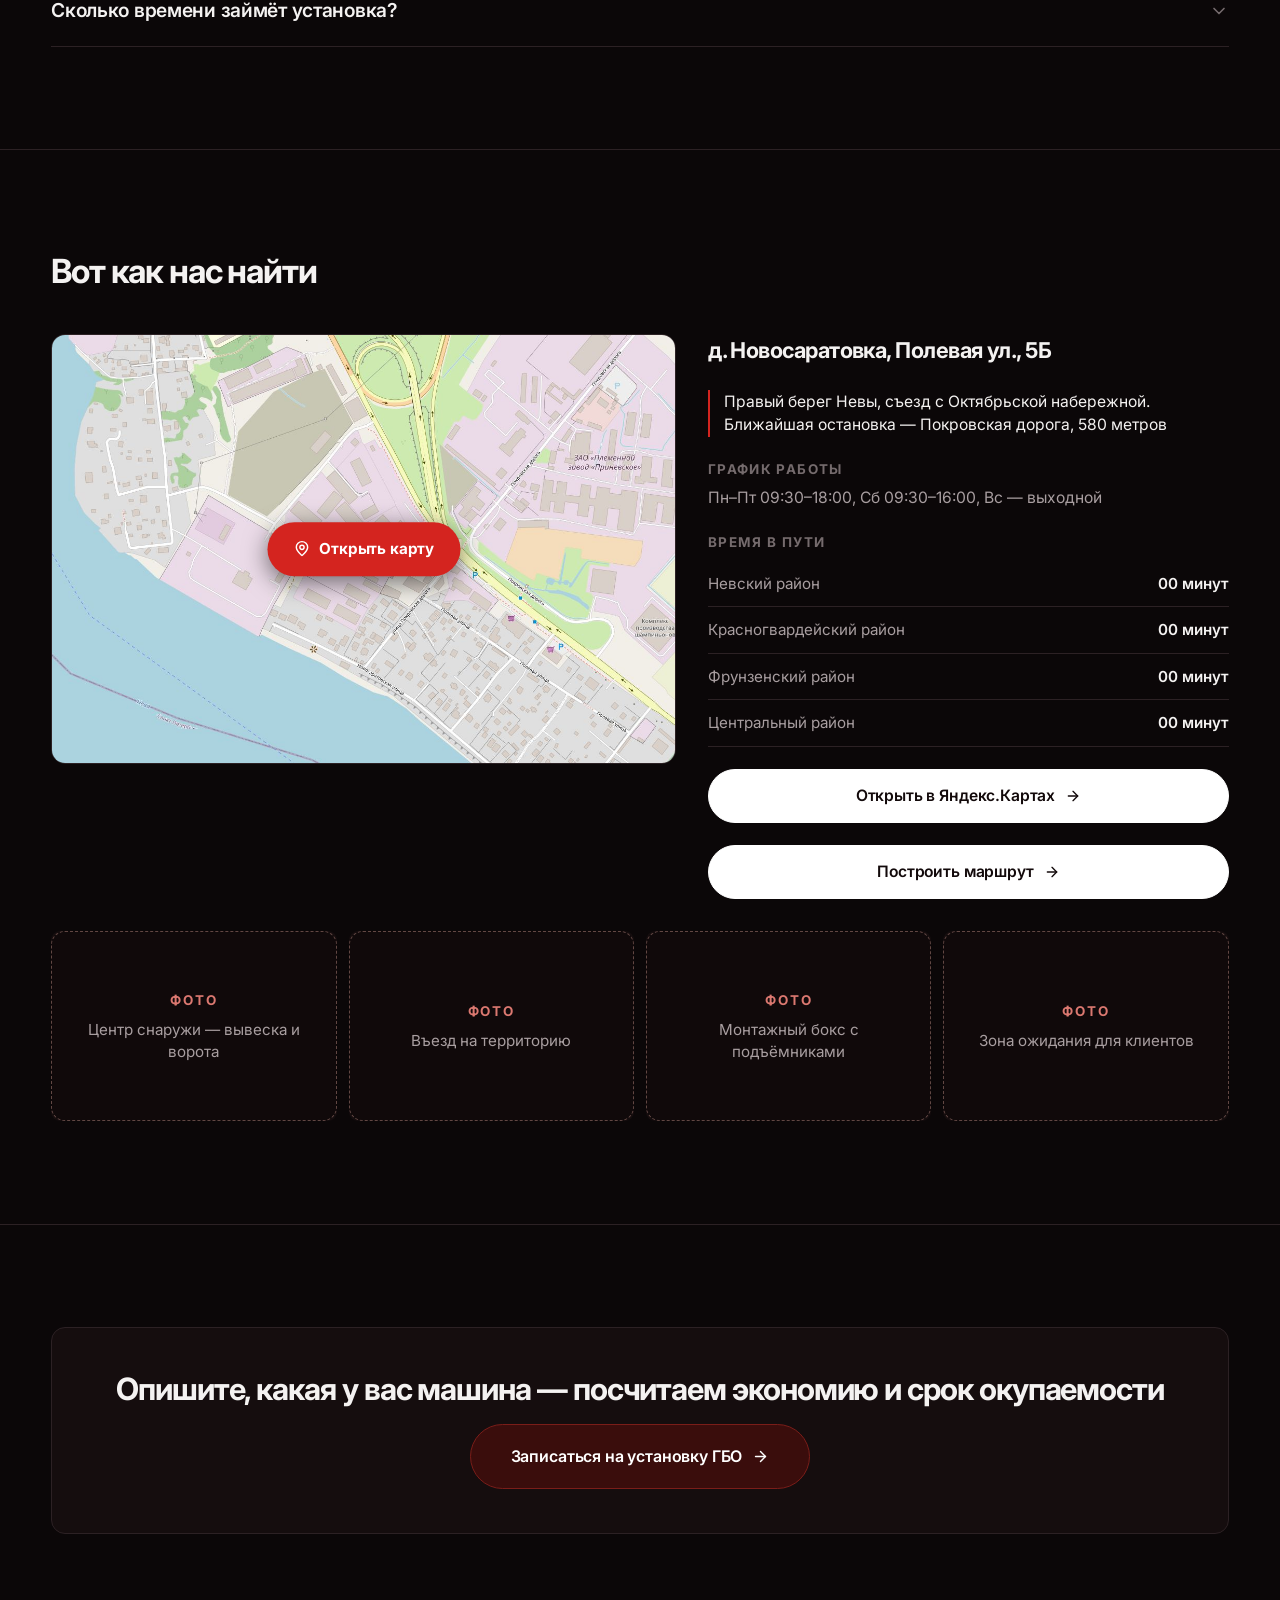
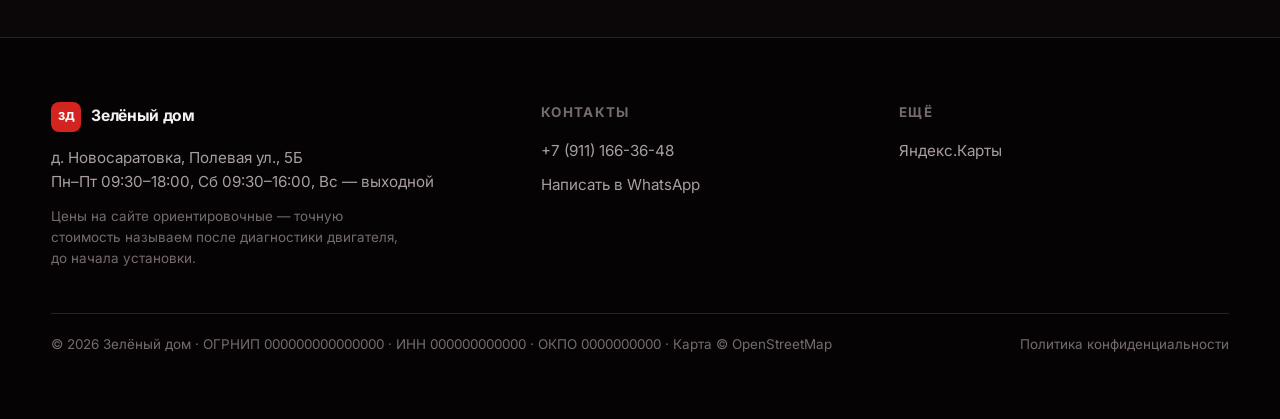
<file: site-zeleny-dom/site/index.html>
<!DOCTYPE html>
<html lang="ru">
<head>
  <meta charset="UTF-8">
  <meta name="viewport" content="width=device-width, initial-scale=1">
  <meta http-equiv="Cache-Control" content="no-cache, no-store, must-revalidate">

  <title>Установка ГБО в Санкт-Петербурге — Зелёный дом</title>
  <meta name="description" content="Установка и ремонт ГБО в Новосаратовке под Санкт-Петербургом. Экономию и срок окупаемости считаем до установки, систему настраиваем под конкретный двигатель. Гарантия дилера на двигатель сохраняется.">

  <link rel="preconnect" href="https://fonts.googleapis.com">
  <link rel="preconnect" href="https://fonts.gstatic.com" crossorigin>
  <link rel="stylesheet" href="https://fonts.googleapis.com/css2?family=Inter:wght@400;600;800&display=swap">

  <link rel="stylesheet" href="theme.css?v=1789994364">
  <link rel="stylesheet" href="base.css?v=1789994364">
  <link rel="stylesheet" href="blocks.css?v=1789994364">
</head>
<body>
  <div id="app"></div>

  <noscript>
    <div style="max-width:620px;margin:48px auto;padding:0 20px;line-height:1.6">
      <h1>Зелёный дом — установка и ремонт ГБО</h1>
      <p>Для работы сайта нужен включённый JavaScript. Напишите нам в WhatsApp или Telegram.</p>
      <p>д. Новосаратовка, Полевая ул., 5Б. Пн–Пт 09:30–18:00, Сб 09:30–16:00. Телефон +7 (911) 166-36-48.</p>
    </div>
  </noscript>

  <script src="config.js?v=1789994364"></script>
  <script src="content.js?v=1789994364"></script>
  <script src="icons.js?v=1789994364"></script>
  <script src="app.js?v=1789994364"></script>
</body>
</html>
</file>
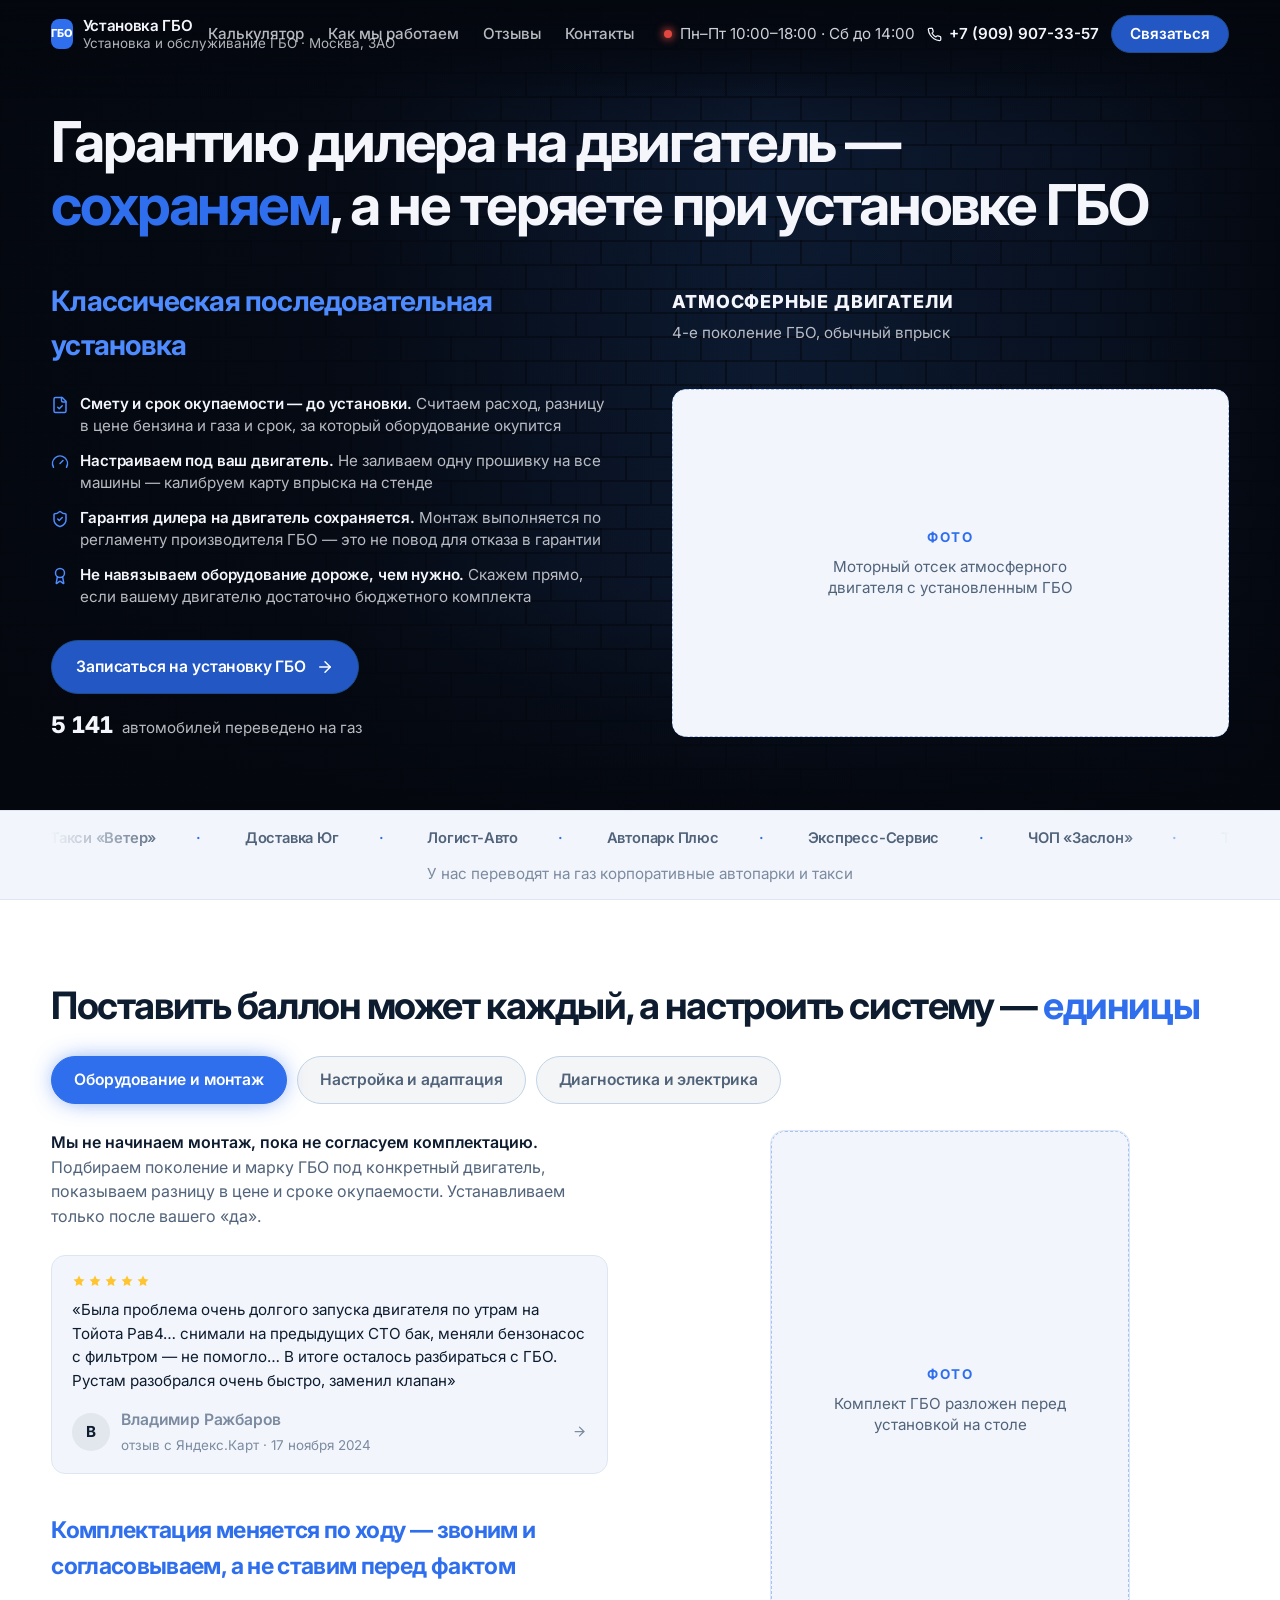
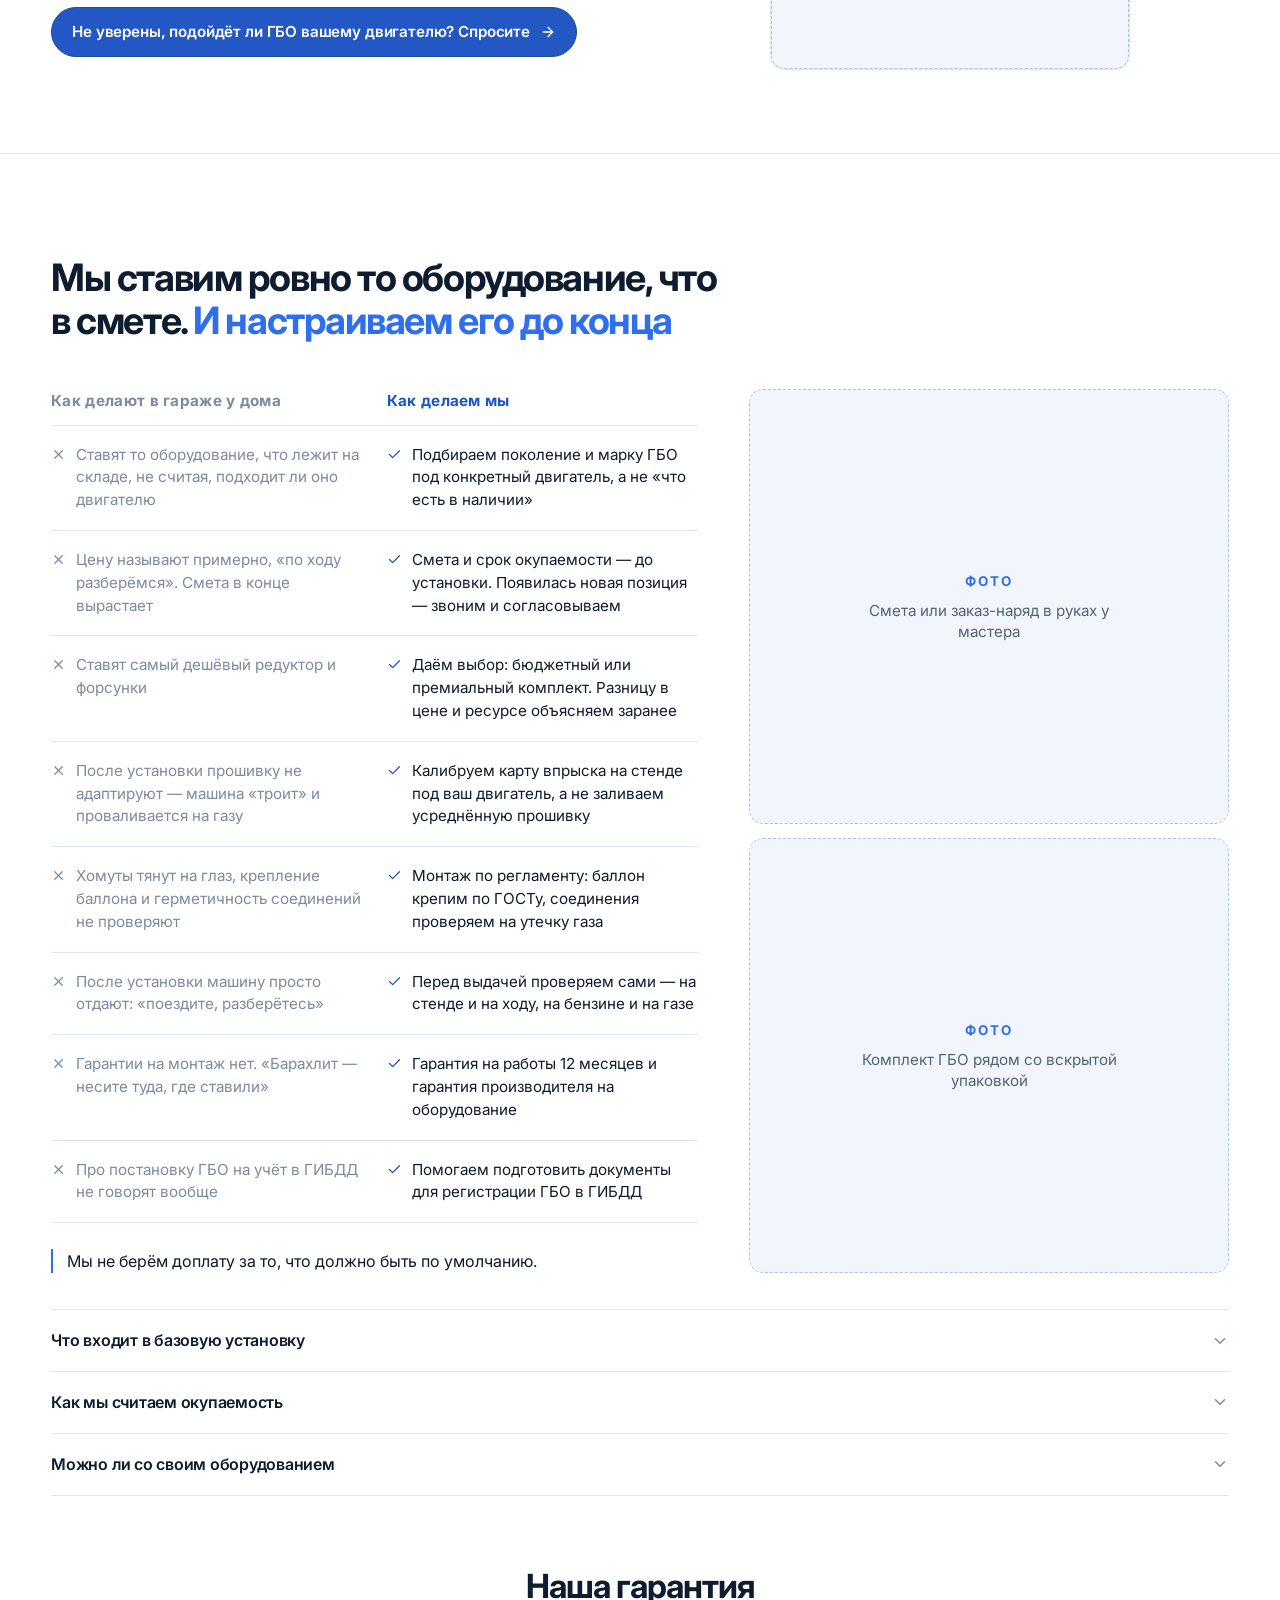
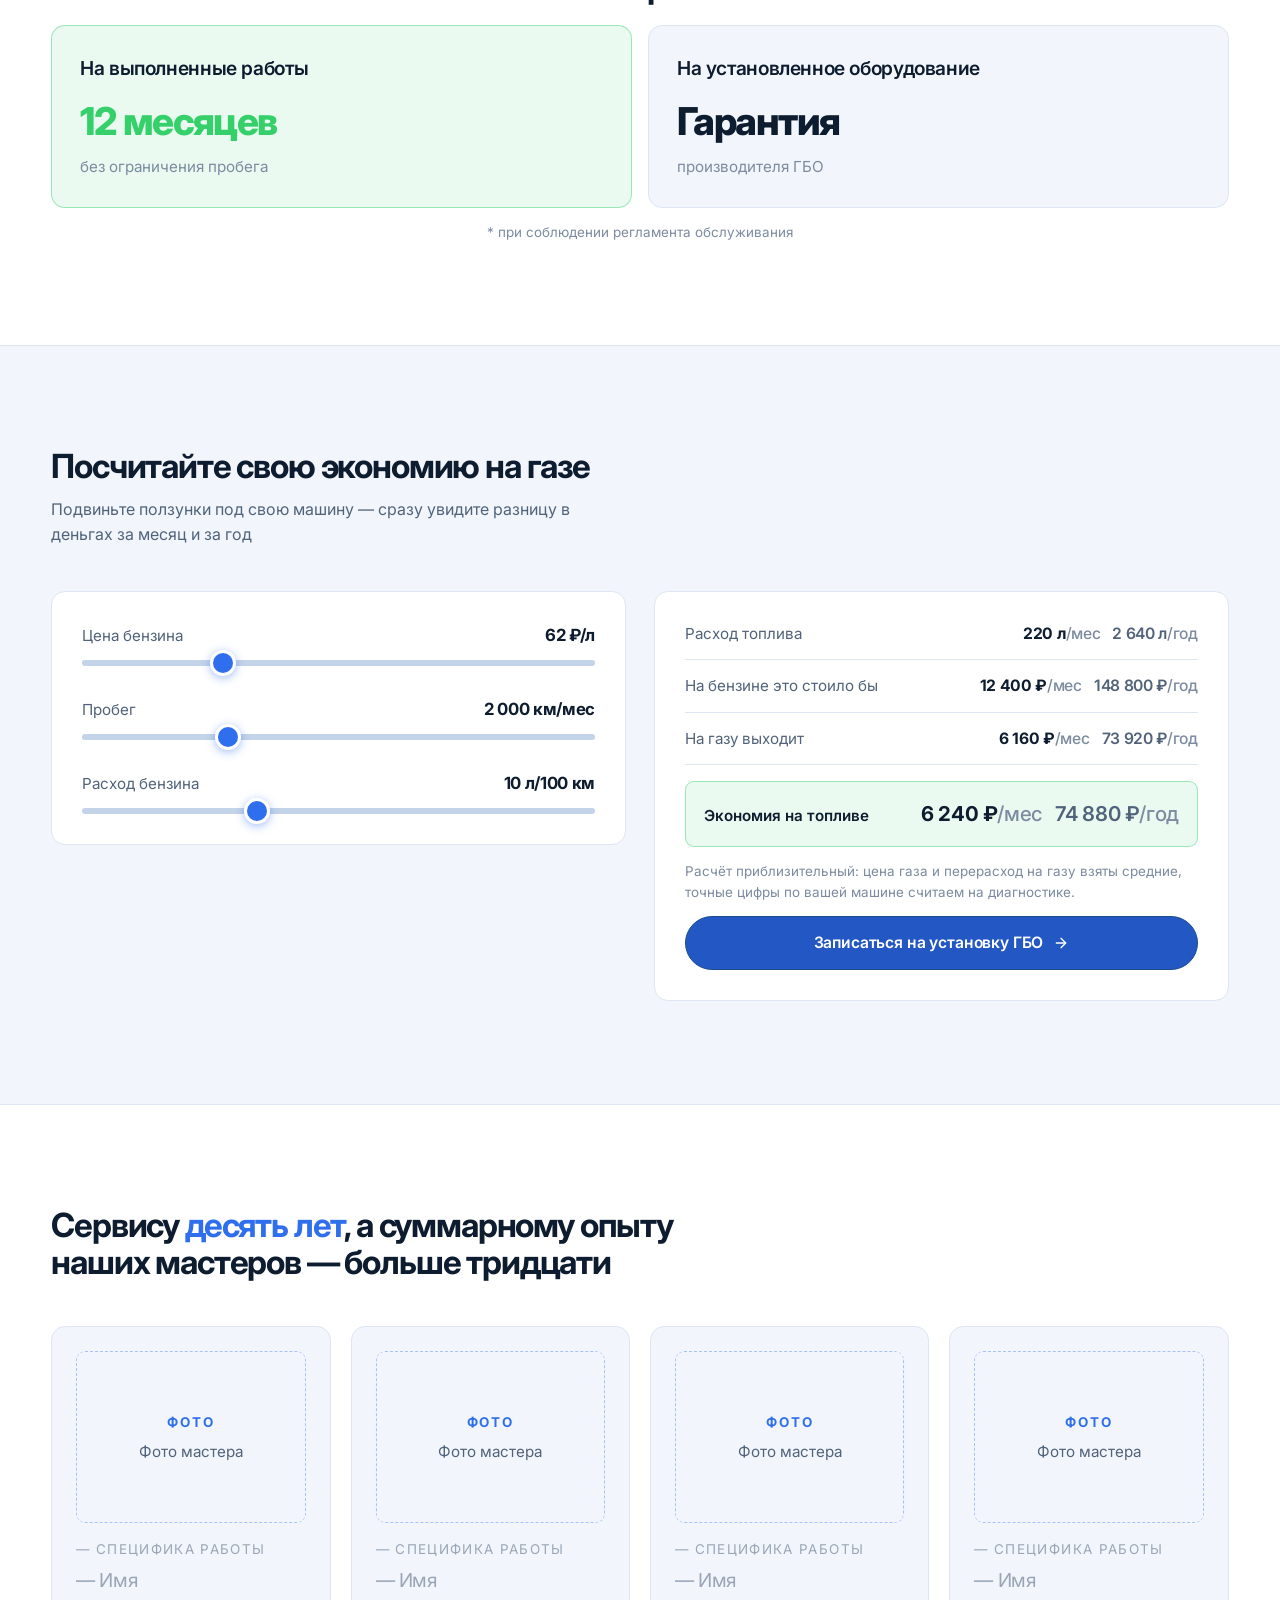
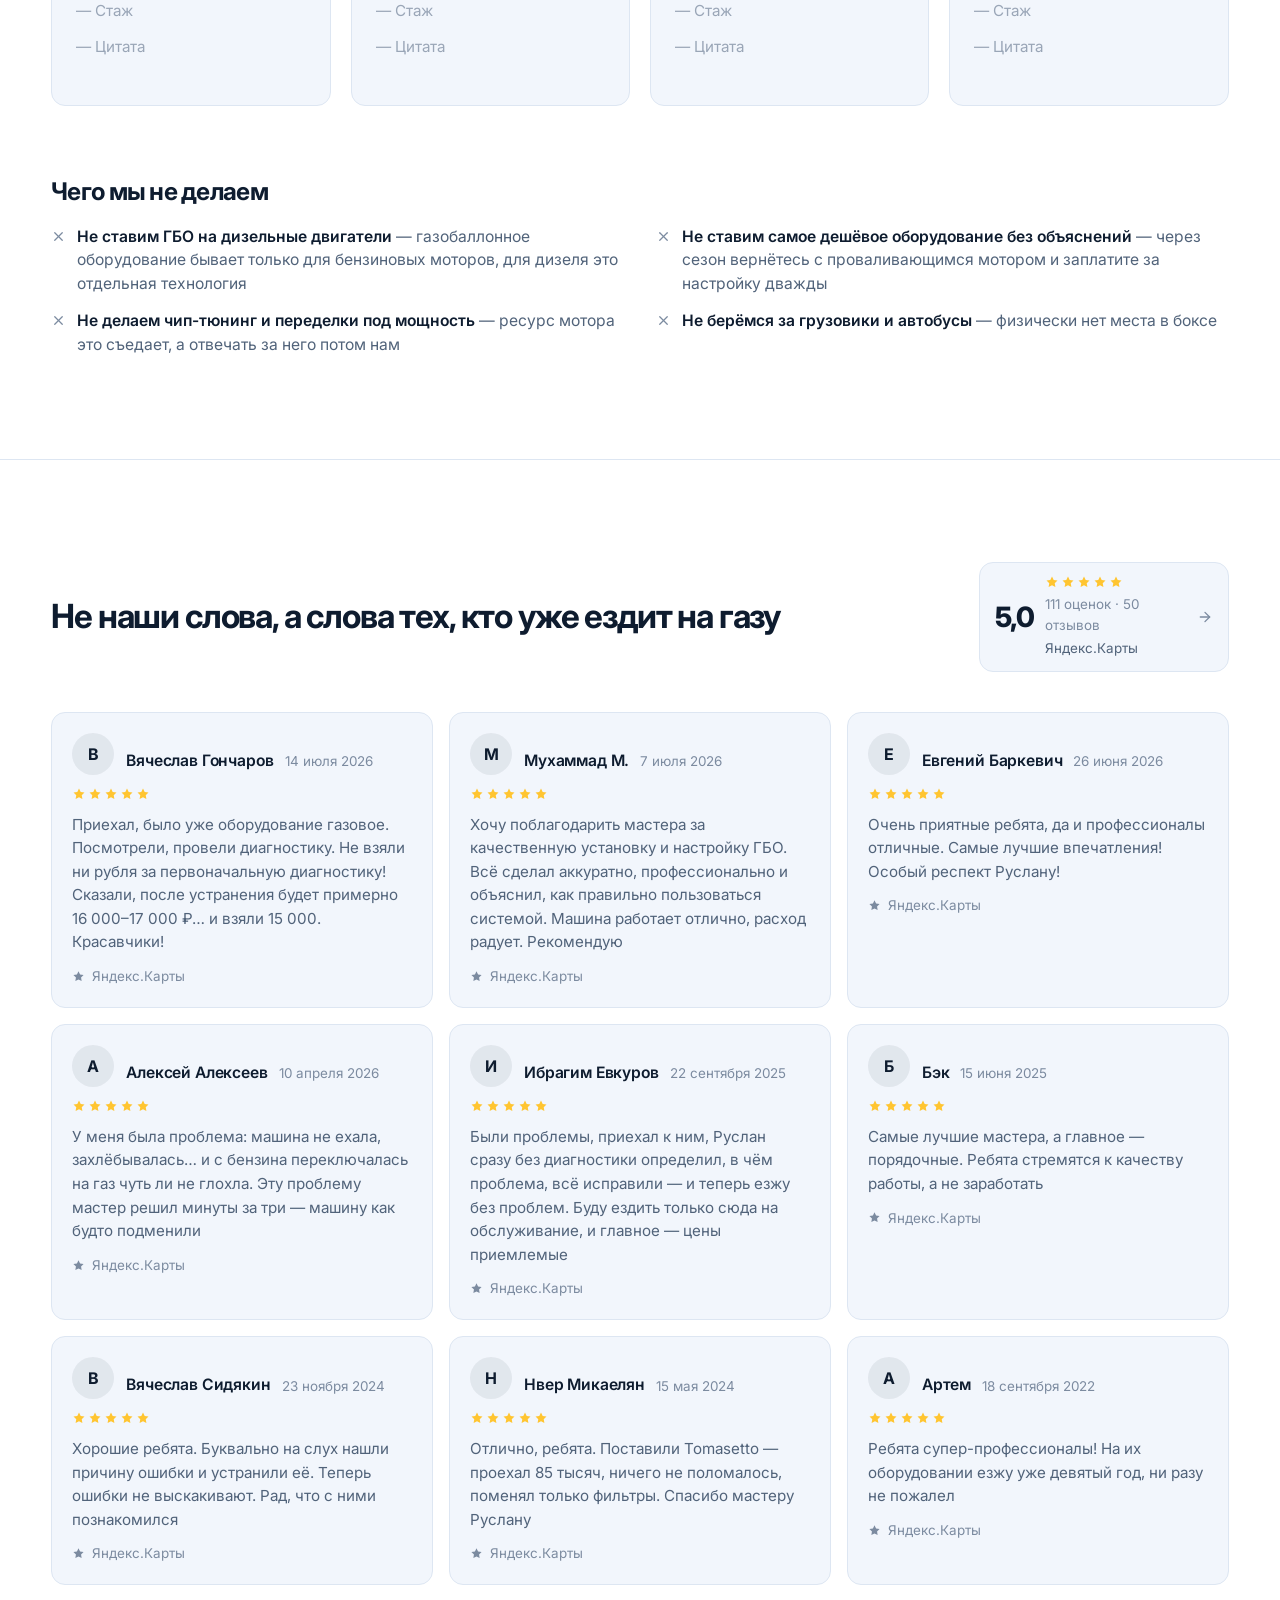
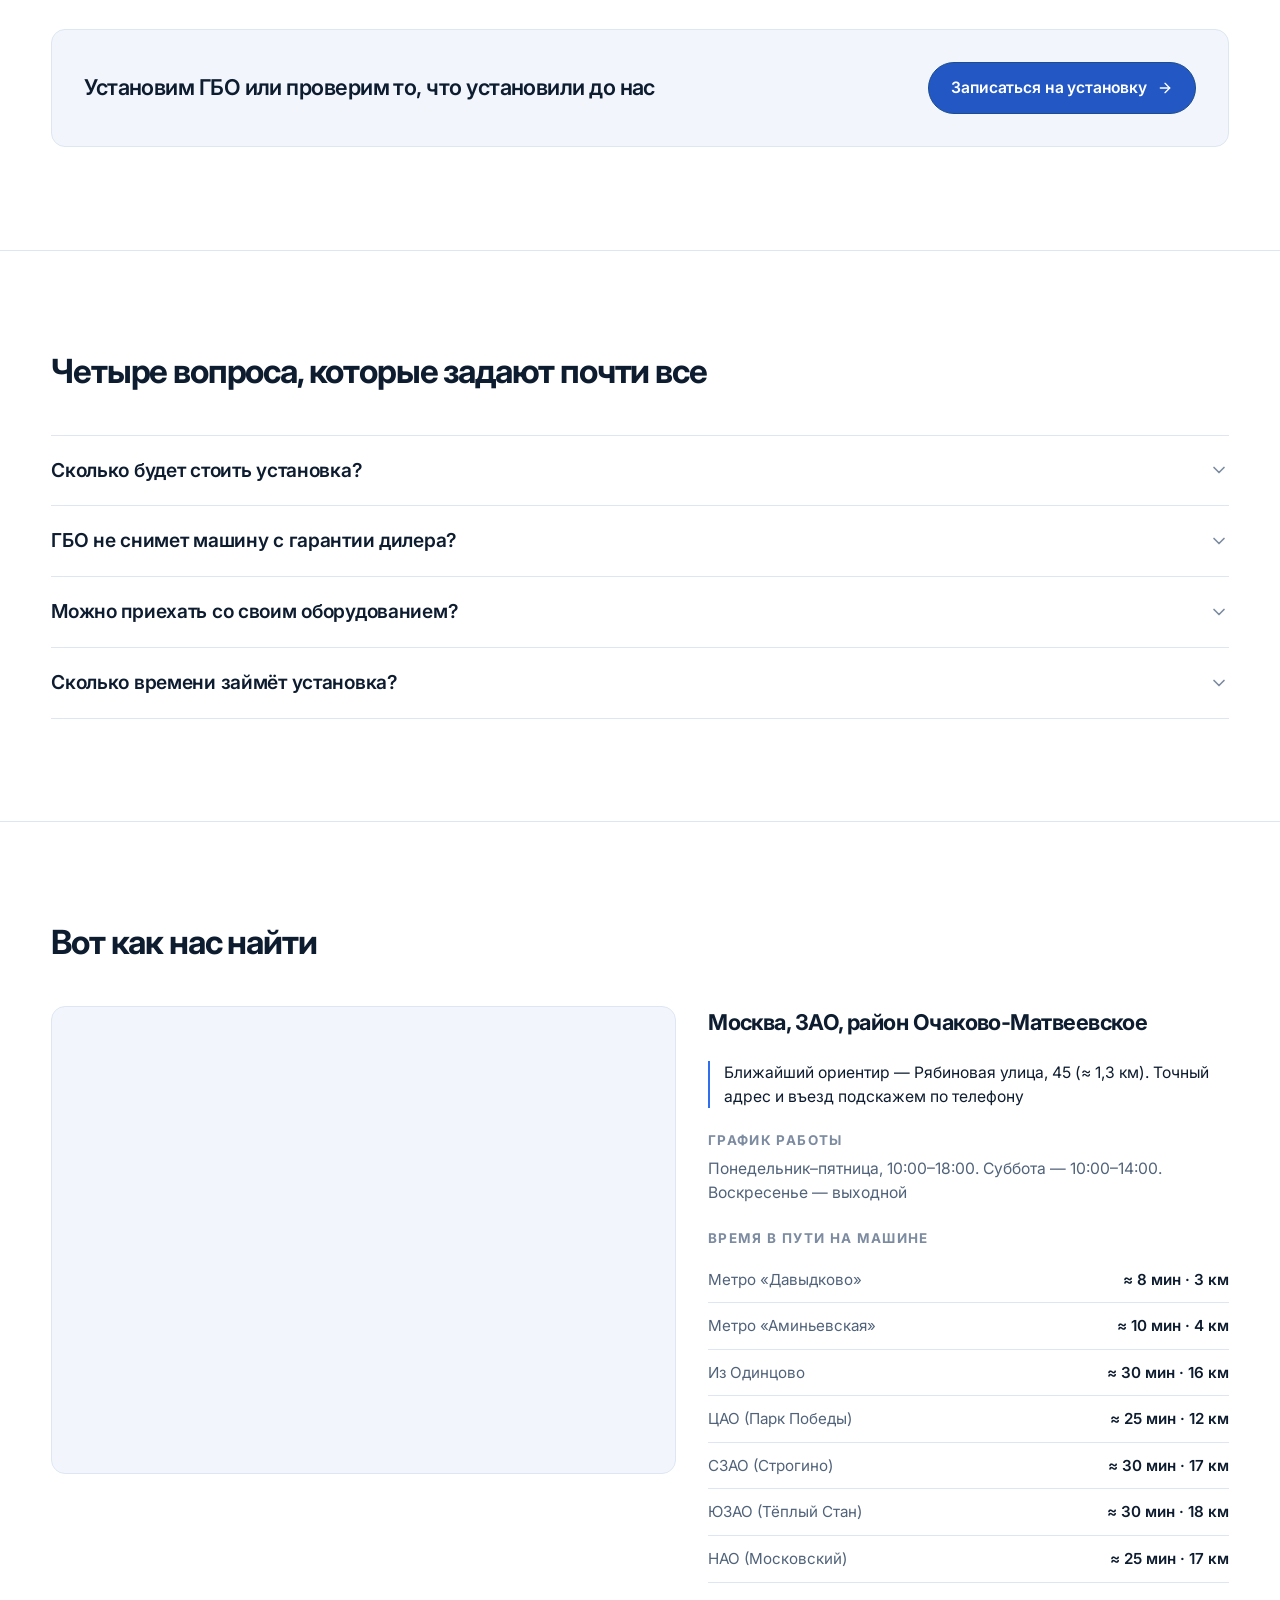
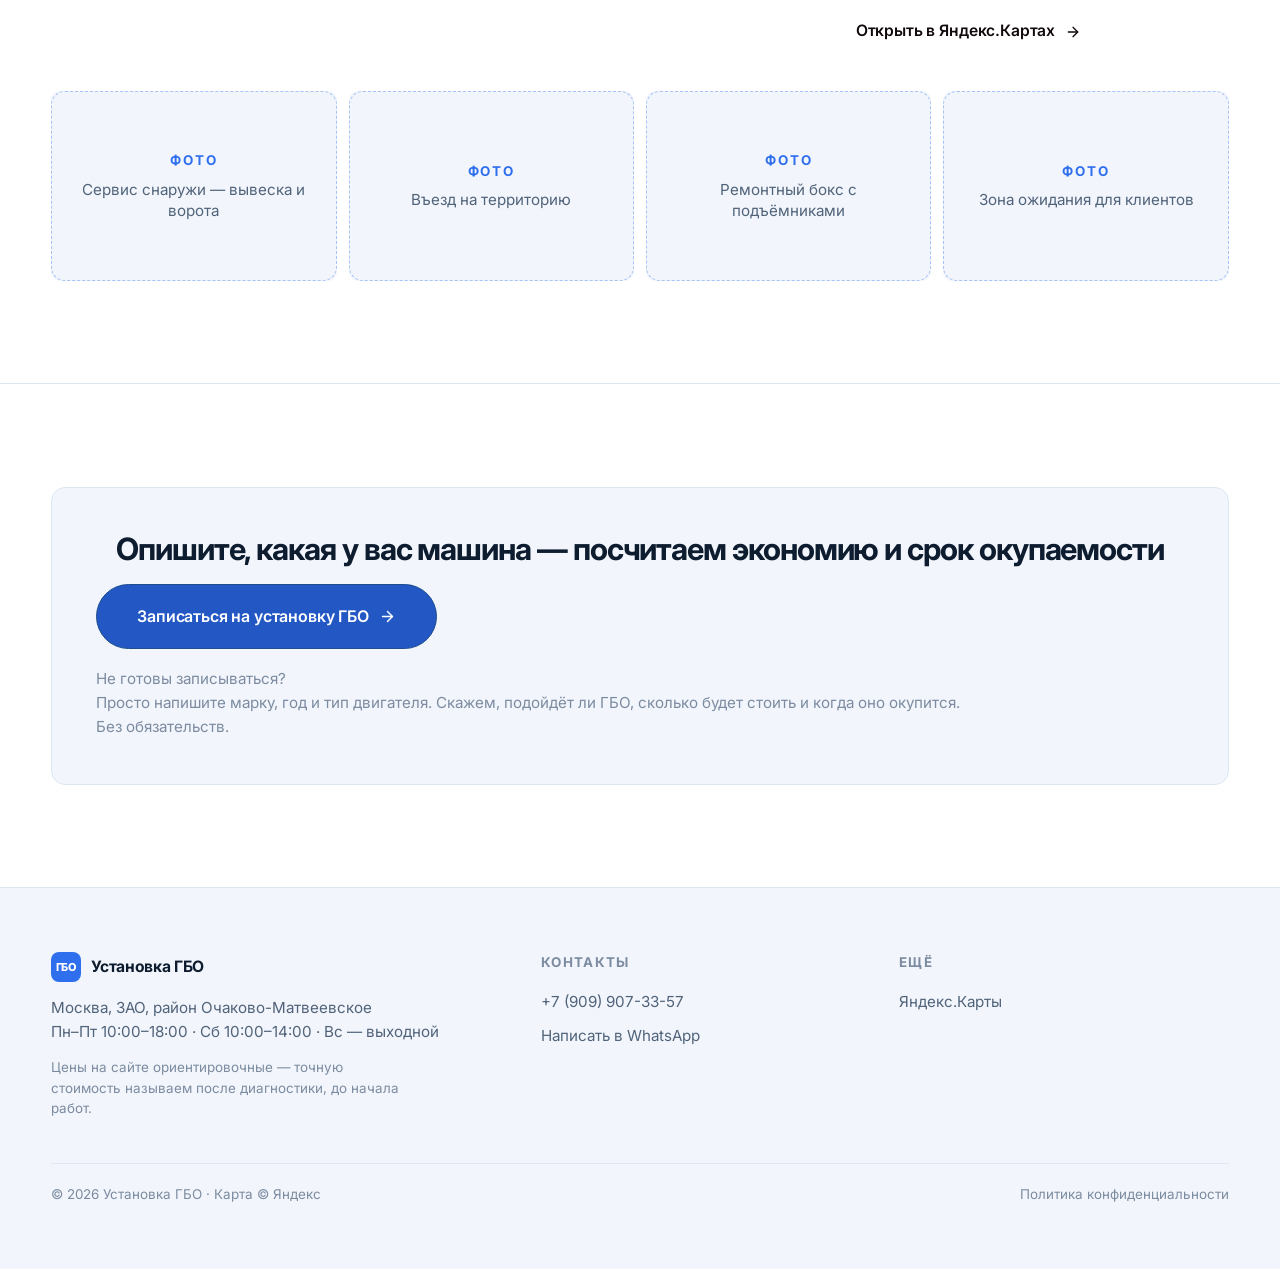
<file: ustanovka-gbo-msk/site/index.html>
<!DOCTYPE html>
<html lang="ru">
<head>
  <meta charset="UTF-8">
  <meta name="viewport" content="width=device-width, initial-scale=1">
  <meta http-equiv="Cache-Control" content="no-cache, no-store, must-revalidate">

  <title>Установка ГБО в Москве — Очаково-Матвеевское, ЗАО</title>
  <meta name="description" content="Цену ремонта называем до начала работ, и в конце она не вырастет. Сначала диагностика и дефектовка, потом смета. Гарантия на работы 12 месяцев.">

  <link rel="preconnect" href="https://fonts.googleapis.com">
  <link rel="preconnect" href="https://fonts.gstatic.com" crossorigin>
  <link rel="stylesheet" href="https://fonts.googleapis.com/css2?family=Inter:wght@400;600;800&display=swap">

  <link rel="stylesheet" href="theme.css?v=1789571247">
  <link rel="stylesheet" href="base.css?v=1789571247">
  <link rel="stylesheet" href="blocks.css?v=1789571247">
</head>
<body>
  <div id="app"></div>

  <noscript>
    <div style="max-width:620px;margin:48px auto;padding:0 20px;line-height:1.6">
      <h1>Установка ГБО — Москва, ЗАО, Очаково-Матвеевское</h1>
      <p>Для работы сайта нужен включённый JavaScript. Позвоните нам: <a href="tel:+79099073357">+7 (909) 907-33-57</a>.</p>
      <p>Москва, ЗАО, район Очаково-Матвеевское. Пн–Пт 10:00–18:00, сб 10:00–14:00, вс — выходной.</p>
    </div>
  </noscript>

  <script src="config.js?v=1789571247"></script>
  <script src="content.js?v=1789571247"></script>
  <script src="icons.js?v=1789571247"></script>
  <script src="app.js?v=1789571247"></script>
</body>
</html>
</file>
<file: drayv-garazh-161/theme.css>
/* =====================================================================
   ТЕМА — цвета, типографика, размеры.
   Правится только этот файл, если нужно поменять оформление целиком.
   ===================================================================== */
:root {
  /* --- Поверхности --- */
  --bg:            #0b0708;   /* фон страницы */
  --bg-elevated:   #150d0e;   /* карточки, панели */
  --line:          #2c2124;   /* линии и рамки */
  --line-strong:   #3d2e31;

  /* --- Текст --- */
  --text:          #f4f2f1;   /* основной */
  --text-muted:    #a89ea0;   /* второстепенный */
  --text-dim:      #756b6d;   /* сноски */

  /* --- Акцент --- */
  --accent:        #d4241f;   /* фирменный красный */
  --accent-hot:    #ff2a20;   /* ярко-красный: ховер кнопки */
  --accent-deep:   #3a0d0c;   /* тёмно-красный: кнопка в покое */
  --on-accent:     #ffffff;

  /* --- Зелёный: выгода и гарантия --- */
  --green:      #35d06a;
  --green-soft: rgba(53, 208, 106, .1);
  --green-line: rgba(53, 208, 106, .45);
  --green-dim:  #8fe3ae;

  /* --- Индикатор графика работы --- */
  --open:          #35d06a;
  --closed:        #e0483f;

  /* --- WhatsApp --- */
  --wa:            #25d366;
  --wa-hover:      #1fb855;

  /* --- Кирпичная стена гаража --- */
  --brick:         #571a15;   /* цвет кладки */
  --brick-deep:    #2a0c0a;   /* кладка в тени */

  /* --- Типографика --- */
  --font: 'Inter', system-ui, -apple-system, 'Segoe UI', Roboto, sans-serif;

  --fs-display: clamp(2.3rem, 4.4vw, 4.2rem);   /* h1 */
  --fs-lead:    clamp(1rem, 1.2vw, 1.18rem);
  --fs-body:    0.98rem;
  --fs-sm:      0.95rem;
  --fs-xs:      0.84rem;

  /* --- Ритм --- */
  --pad:       clamp(16px, 4vw, 64px);   /* отступ от края экрана, «резиновый» */
  --radius:    14px;
  --radius-sm: 9px;
  --radius-pill: 999px;

  --header-h: 68px;
}
</file>
<file: drayv-garazh-161/base.css>
/* =====================================================================
   БАЗА — сброс, типографика, кнопки, шапка, плавающая кнопка WhatsApp.
   Стили блоков — в blocks.css
   Никаких blur, blend и бесконечных анимаций: страница должна летать
   на телефоне.
   ===================================================================== */

/* ---------- сброс ---------- */
*, *::before, *::after { box-sizing: border-box; }
* { margin: 0; }
html {
  -webkit-text-size-adjust: 100%;
  scroll-behavior: smooth;
  scroll-padding-top: calc(var(--header-h) + 12px);
}
@media (prefers-reduced-motion: reduce) { html { scroll-behavior: auto; } }

body {
  background: var(--bg);
  color: var(--text);
  font-family: var(--font);
  font-size: var(--fs-body);
  line-height: 1.55;
  -webkit-font-smoothing: antialiased;
  -moz-osx-font-smoothing: grayscale;
  overflow-x: hidden;
}

img, svg, video { display: block; max-width: 100%; }
img { height: auto; }
button, input, select, textarea { font: inherit; color: inherit; }
button { background: none; border: 0; cursor: pointer; }
a { color: inherit; text-decoration: none; }
ul, ol { list-style: none; padding: 0; }
h1, h2, h3, h4 { font-weight: 700; line-height: 1.12; letter-spacing: -0.03em; }

:focus-visible { outline: 2px solid var(--accent-hot); outline-offset: 3px; border-radius: 4px; }

/* ---------- «резиновая» полоса на всю ширину экрана ---------- */
.wrap { width: 100%; padding-inline: var(--pad); }

/* ---------- кнопки ---------- */
.btn {
  display: inline-flex;
  align-items: center;
  justify-content: center;
  gap: 10px;
  height: 54px;
  padding-inline: 30px;
  border-radius: var(--radius-pill);
  font-size: var(--fs-body);
  font-weight: 600;
  letter-spacing: -0.01em;
  max-width: 100%;
  transition: background-color .2s ease, border-color .2s ease,
              box-shadow .2s ease, color .2s ease, transform .12s ease;
}
.btn:active { transform: translateY(1px); }
.btn svg { transition: transform .2s ease; }

/* Главная кнопка: в покое сдержанная тёмно-красная,
   на ховере заливается ярким красным. */
.btn--cta {
  background: var(--accent-deep);
  color: #fff;
  border: 1px solid #7a1d19;
}
.btn--cta:hover,
.btn--cta:focus-visible {
  background: var(--accent-hot);
  border-color: #ff7a72;
  color: #fff;
  text-shadow: 0 0 16px rgba(255, 255, 255, .85), 0 0 34px rgba(255, 255, 255, .4);
  box-shadow: 0 0 26px -4px rgba(255, 42, 32, .75);
}
.btn--cta:hover svg,
.btn--cta:focus-visible svg {
  transform: translateX(3px);
  filter: drop-shadow(0 0 6px rgba(255, 255, 255, .8));
}

.btn--sm { height: 38px; padding-inline: 18px; font-size: var(--fs-sm); }

/* Кнопка в шапке: в покое приглушённая, при наведении загорается. */
.btn--soft {
  background: var(--accent-deep);
  border: 1px solid #7a1d19;
  color: #fff;
}
.btn--soft:hover,
.btn--soft:focus-visible {
  background: var(--accent-hot);
  border-color: #ff7a72;
  color: #fff;
  text-shadow: 0 0 14px rgba(255, 255, 255, .8);
  box-shadow: 0 0 22px -4px rgba(255, 42, 32, .8);
}

/* Ссылка без номера телефона: выглядит как обычная кнопка,
   просто никуда не ведёт. Номер появится в config.js. */
a[data-no-phone] { cursor: default; }


/* ---------- белая кнопка (в стилистике Яндекс.Карт) ---------- */
.btn--map {
  background: #fff;
  color: #12090a;
  border: 1px solid #fff;
  font-weight: 600;
}
.btn--map svg { color: #12090a; }
.btn--map:hover,
.btn--map:focus-visible {
  background: #e9e6e4;
  border-color: #e9e6e4;
  color: #12090a;
}

/* ---------- телефон: кнопки записи всегда «горят» ----------
   На ПК подсветка появляется при наведении; на телефоне наводить нечем,
   поэтому там она включена постоянно. Только для сенсорных экранов. */
@media (hover: none), (pointer: coarse) {
  .btn--cta {
    background: var(--accent-hot);
    border-color: #ff7a72;
    color: #fff;
    text-shadow: 0 0 16px rgba(255, 255, 255, .85), 0 0 34px rgba(255, 255, 255, .4);
    box-shadow: 0 0 26px -4px rgba(255, 42, 32, .75);
  }
  .btn--cta svg { filter: drop-shadow(0 0 6px rgba(255, 255, 255, .8)); }
  .btn--soft {
    background: var(--accent-hot);
    border-color: #ff7a72;
    color: #fff;
    text-shadow: 0 0 14px rgba(255, 255, 255, .8);
    box-shadow: 0 0 22px -4px rgba(255, 42, 32, .8);
  }
  /* белая кнопка карты подсветку не получает */
  .btn--map, .btn--map:hover { background: #fff; color: #12090a; border-color: #fff; box-shadow: none; text-shadow: none; }
  .btn--map svg { filter: none; }
}

/* ---------- шапка ----------
   Висит поверх первого экрана. Своего фона нет — только мягкая
   растушёвка, чтобы не читалась отдельной панелью. Без backdrop-filter. */
.header {
  position: sticky;
  top: 0;
  z-index: 50;
  background: transparent;
}
.header::before {
  content: '';
  position: absolute;
  inset: 0 0 -30px 0;
  z-index: -1;
  pointer-events: none;
  background: linear-gradient(180deg, rgba(8,4,5,.88) 0%, rgba(8,4,5,.55) 48%, transparent 100%);
  transition: background .25s ease;
}
.header.is-scrolled::before {
  background: linear-gradient(180deg, rgba(8,4,5,.97) 0%, rgba(8,4,5,.9) 60%, rgba(8,4,5,.3) 100%);
}

.header__inner {
  position: relative;
  display: flex;
  align-items: center;
  gap: 14px;
  height: var(--header-h);
}
@media (min-width: 1080px) { .header__inner { gap: 30px; } }

.logo { display: flex; align-items: center; gap: 10px; min-width: 0; }
.logo__mark {
  display: grid; place-items: center;
  width: 30px; height: 30px;
  border-radius: 8px;
  background: var(--accent);
  color: var(--on-accent);
  font-size: 11px; font-weight: 800; letter-spacing: -0.02em;
}
.logo__name { display: flex; flex-direction: column; line-height: 1.25; min-width: 0; }
.logo__title { font-size: var(--fs-sm); font-weight: 600; letter-spacing: -0.02em; white-space: nowrap; }
.logo__sub { display: none; font-size: var(--fs-xs); color: var(--text-muted); white-space: nowrap; }
@media (min-width: 560px) { .logo__sub { display: block; } }

/* меню строго по центру шапки, независимо от ширины лого и правого блока */
.nav {
  display: none;
  align-items: center;
  gap: 26px;
  /* в потоке и с авто-полями: встаёт ровно посередине между названием
     сервиса и графиком работы, а не по центру всей шапки */
  margin-inline: auto;
}
.nav a { font-size: var(--fs-sm); font-weight: 500; color: var(--text-muted); transition: color .15s; }
.nav a:hover { color: var(--text); }

.header__side { display: flex; align-items: center; gap: 12px; margin-left: auto; flex-shrink: 0; }

.header__hours { display: none; align-items: center; gap: 8px; font-size: var(--fs-sm); color: var(--text-muted); }
.header__dot {
  width: 8px; height: 8px; border-radius: 50%;
  background: var(--closed); box-shadow: 0 0 9px 1px var(--closed);
  transition: background-color .3s, box-shadow .3s;
}
.header__hours.is-open .header__dot { background: var(--open); box-shadow: 0 0 9px 1px var(--open); }

.header__phone { display: none; align-items: center; gap: 7px; font-size: var(--fs-sm); font-weight: 600; }
.header__cta { display: none; }

.burger {
  display: grid; place-items: center; flex-shrink: 0;
  width: 40px; height: 40px;
  border: 1px solid var(--line-strong);
  border-radius: var(--radius-sm);
  color: var(--text);
}

@media (min-width: 700px)  { .header__phone { display: flex; } }
@media (min-width: 900px)  { .header__hours { display: flex; } .header__cta { display: inline-flex; } }
@media (min-width: 1080px) {
  .nav { display: flex; }
  .burger { display: none; }
  /* меню центрируется само — правой группе авто-поле больше не нужно,
     иначе меню уезжает влево от середины */
  .header__side { margin-left: 0; }
}

/* мобильное меню — раскрывается плавно, а не появляется рывком */
.mobile-menu {
  display: block;
  overflow: hidden;
  max-height: 0;
  opacity: 0;
  transform: translateY(-6px);
  border-top: 0 solid var(--line);
  background: var(--bg);
  padding: 0 var(--pad);
  transition: max-height .24s cubic-bezier(.22,.61,.36,1),
              padding .24s cubic-bezier(.22,.61,.36,1),
              opacity .16s ease,
              transform .24s cubic-bezier(.22,.61,.36,1);
}
.mobile-menu.is-open {
  max-height: 360px;
  opacity: 1;
  transform: translateY(0);
  border-top-width: 1px;
  padding: 12px var(--pad) 20px;
}
@media (min-width: 1080px) { .mobile-menu { display: none; } }
@media (prefers-reduced-motion: reduce) {
  .mobile-menu { transition: opacity .12s ease; transform: none; }
}
.mobile-menu a {
  display: block;
  padding: 11px 12px;
  border-radius: var(--radius-sm);
  font-size: var(--fs-body);
  font-weight: 500;
  color: var(--text-muted);
}
.mobile-menu a:hover { background: var(--bg-elevated); color: var(--text); }
.mobile-menu__cta { margin-top: 12px; width: 100%; }

/* ---------- плавающая кнопка WhatsApp (моб.) — ТЗ §3.4 ---------- */
.wa-float {
  position: fixed;
  right: 16px; bottom: 16px;
  z-index: 60;
  display: grid; place-items: center;
  width: 56px; height: 56px;
  border-radius: 50%;
  background: var(--wa);
  color: #fff;
  box-shadow: 0 8px 26px rgba(0,0,0,.5);
  transition: background-color .18s ease, transform .18s ease;
}
.wa-float:hover { background: var(--wa-hover); transform: scale(1.05); }
@media (min-width: 900px) { .wa-float { display: none; } }

.text-accent { color: var(--accent-hot); }

/* ---------- утилиты ---------- */
.visually-hidden {
  position: absolute; width: 1px; height: 1px;
  padding: 0; margin: -1px; overflow: hidden;
  clip: rect(0 0 0 0); white-space: nowrap; border: 0;
}
</file>
<file: drayv-garazh-161/blocks.css>
/* =====================================================================
   БЛОКИ. Растёт по мере согласования блоков ТЗ.
   ===================================================================== */

/* =====================================================================
   БЛОК 1 — Первый экран.
   Два слоя: сцена (кирпичная стена гаража) и контент.
   Света нет — только кладка и затемнение по краям.
   ===================================================================== */
.hero {
  position: relative;
  overflow: hidden;
  display: flex;
  align-items: center;
  min-height: 620px;
  margin-top: calc(-1 * var(--header-h));            /* сцена уходит под шапку */
  padding-block: calc(var(--header-h) + 32px) 56px;
}
@media (min-width: 1024px) {
  .hero { min-height: 90vh; padding-block: calc(var(--header-h) + 24px) 48px; }
}

/* ---------- сцена: кирпичная стена ----------
   Кладка — один тайл-SVG в data-URI: браузер размножает его сам,
   это один слой вместо четырёх градиентов с масками. */
.hero__scene { position: absolute; inset: 0; z-index: 0; pointer-events: none; }

.scene__wall {
  position: absolute;
  inset: 0;
  background-color: var(--brick-deep);
  background-image:
    url("data:image/svg+xml,%3Csvg xmlns='http://www.w3.org/2000/svg' width='100' height='48'%3E%3Cg fill='%23000' fill-opacity='0.42'%3E%3Crect width='100' height='2'/%3E%3Crect y='24' width='100' height='2'/%3E%3Crect width='2' height='24'/%3E%3Crect x='50' width='2' height='24'/%3E%3Crect x='25' y='24' width='2' height='24'/%3E%3Crect x='75' y='24' width='2' height='24'/%3E%3C/g%3E%3C/svg%3E"),
    radial-gradient(120% 90% at 50% 34%, var(--brick) 0%, #3d110e 46%, var(--brick-deep) 100%);
}

/* затемнение по краям — чтобы белый текст читался */
.scene__shade {
  position: absolute;
  inset: 0;
  background:
    linear-gradient(90deg, rgba(8,4,5,.96) 0%, rgba(8,4,5,.88) 26%, rgba(8,4,5,.55) 44%, rgba(8,4,5,.3) 60%, rgba(8,4,5,.62) 86%, rgba(8,4,5,.95) 100%),
    linear-gradient(180deg, rgba(8,4,5,.88) 0%, rgba(8,4,5,.2) 18%, rgba(8,4,5,.28) 72%, rgba(8,4,5,.96) 100%);
}

/* ---------- контент: заголовок на всю ширину, под ним текст и фото ---------- */
.hero__inner {
  position: relative;
  z-index: 1;
  width: 100%;
  display: grid;
  gap: clamp(28px, 4vw, 44px);
}
.hero__body {
  display: grid;
  gap: 40px;
  align-items: center;
}
@media (min-width: 1024px) {
  .hero__body { grid-template-columns: 1fr 1fr; gap: clamp(32px, 5vw, 88px); }
}

/* ---------- заголовок ---------- */
.hero__title { font-size: var(--fs-display); letter-spacing: -0.038em; text-wrap: balance; }
.hero__engines {
  display: block;
  margin-top: 16px;
  font-size: var(--fs-lead);
  font-weight: 500;
  letter-spacing: -0.01em;
  color: var(--text-muted);
}

/* Телефон: заголовок и строка впрыска по центру, впрыск — одной строкой */
@media (max-width: 1023px) {
  .hero__title,
  .hero__engines { text-align: center; }
  .hero__engines {
    font-size: clamp(0.82rem, 3.05vw, 1.05rem);
  }
}

/* плашка срока — переключается «роликом» */
.hero__term {
  margin-top: 0;
  font-size: clamp(1.4rem, 2.2vw, 2rem);
  font-weight: 700;
  letter-spacing: -0.028em;
  color: #ff5b52;
}
.hero__term a { color: inherit; border-bottom: 1px solid rgba(255, 91, 82, .42); }
.hero__term a:hover { border-bottom-color: #ff5b52; }

/* мини-хуки */
.hero__hooks { display: grid; gap: 13px; margin-top: 26px; }
.hero__hook { display: flex; gap: 11px; align-items: flex-start; }
.hero__hook svg { flex-shrink: 0; margin-top: 3px; color: var(--accent-hot); }
.hero__hook b { font-weight: 600; letter-spacing: -0.01em; }
.hero__hook span { color: var(--text-muted); }
.hero__hook p { font-size: var(--fs-sm); line-height: 1.45; }

/* кнопка и счётчик — в одну строку */
.hero__actions {
  display: flex;
  flex-wrap: wrap;
  align-items: center;
  gap: 14px 20px;
  margin-top: 32px;
}
.hero__actions .btn--cta { padding-inline: 24px; }
.hero__counter { display: flex; align-items: baseline; gap: 9px; flex-wrap: nowrap; }
.hero__counter b {
  font-size: clamp(1.4rem, 1.8vw, 1.7rem);
  font-weight: 800;
  letter-spacing: -0.035em;
  font-variant-numeric: tabular-nums;
}
.hero__counter span { font-size: var(--fs-sm); color: var(--text-muted); white-space: nowrap; }

/* ---------- правая колонка: надпись + фото одним блоком ---------- */
.hero__media { display: grid; gap: 16px; }

.hero__caption-title {
  display: block;
  font-size: clamp(1rem, 1.4vw, 1.22rem);
  font-weight: 800;
  letter-spacing: .05em;
  text-transform: uppercase;
}
.hero__caption-sub { display: block; margin-top: 6px; font-size: var(--fs-sm); color: var(--text-muted); }

.hero__photo {
  position: relative;
  aspect-ratio: 16 / 10;
  border-radius: var(--radius);
  overflow: hidden;
}
/* Переход между кадрами: растворение с микрозумом. Приходящий кадр
   чуть наезжает и успокаивается, уходящий чуть раздаётся и тает.
   Двигаются только opacity и transform — идёт на видеокарте. */
.hero__slide {
  position: absolute; inset: 0;
  opacity: 0;
  transform: scale(1.05);
  transition: opacity .55s ease, transform .9s cubic-bezier(.22, .61, .36, 1);
  will-change: opacity, transform;
}
.hero__slide.is-active { opacity: 1; transform: scale(1); }
.hero__slide img { width: 100%; height: 100%; object-fit: cover; }

/* заглушка вместо реального фото (ТЗ §3.1) */
.photo-stub {
  display: grid;
  place-items: center;
  align-content: center;
  gap: 8px;
  width: 100%; height: 100%;
  padding: 24px;
  border: 1px dashed rgba(255, 190, 180, .34);
  border-radius: var(--radius);
  background: rgba(10, 5, 6, .42);
  text-align: center;
}
.photo-stub__tag {
  font-size: var(--fs-xs); font-weight: 700; letter-spacing: .14em;
  text-transform: uppercase; color: rgba(255, 140, 130, .85);
}
.photo-stub__text { font-size: var(--fs-sm); line-height: 1.4; max-width: 30ch; color: var(--text-muted); }

/* =====================================================================
   Смена текста «роликом»: старая строка уезжает вверх, новая приходит
   снизу. Обе строки в одной ячейке grid — вёрстка не дёргается.
   Двигаем только transform и opacity: работает на композиторе.
   ===================================================================== */
.roll { display: grid; position: relative; overflow: hidden; }
.roll__line {
  grid-area: 1 / 1;
  display: block;
  transition: transform .55s cubic-bezier(.22,.61,.36,1), opacity .42s ease;
}
.roll__line--enter { transform: translateY(108%); opacity: 0; }
.roll__line--leave { transform: translateY(-108%); opacity: 0; }

@media (prefers-reduced-motion: reduce) {
  .roll__line, .hero__slide { transition: none; }
  .hero__slide { transform: none; }
}

/* =====================================================================
   БЛОК 2 — Бегущая строка: корпоративные клиенты
   Едет через transform: это идёт на видеокарте и почти ничего не стоит.
   За экраном и при выключенных анимациях останавливается.
   ===================================================================== */
.clients {
  border-block: 1px solid var(--line);
  padding-block: 16px 14px;
  background: #060304;
}
.clients__strip {
  width: 100%;
  max-width: 1180px;
  margin-inline: auto;
  overflow: hidden;
  -webkit-mask-image: linear-gradient(90deg, transparent, #000 10%, #000 90%, transparent);
  mask-image: linear-gradient(90deg, transparent, #000 10%, #000 90%, transparent);
}
.clients__track {
  display: flex;
  width: max-content;
  animation: clients-run 42s linear infinite;
}
/* Две одинаковые группы. Сдвиг на -50% = ровно одна группа,
   поэтому лента идёт по кругу без разрыва и пустоты. */
.clients__group { display: flex; align-items: center; gap: 44px; padding-right: 44px; }
.clients__strip:hover .clients__track,
.clients__track.is-paused { animation-play-state: paused; }
.clients__item {
  display: flex; align-items: center; gap: 40px;
  font-size: clamp(0.9rem, 1.15vw, 1.05rem);
  font-weight: 600;
  letter-spacing: -0.015em;
  color: var(--text-muted);
  white-space: nowrap;
}
.clients__item::after { content: '·'; color: var(--accent); }
.clients__note {
  margin-top: 12px;
  text-align: center;
  font-size: var(--fs-sm);
  color: var(--text-dim);
}
@keyframes clients-run { to { transform: translateX(-50%); } }
@media (prefers-reduced-motion: reduce) { .clients__track { animation: none; } }

/* =====================================================================
   БЛОК 3 — Что мы делаем. Три переключаемых подблока.
   Фон чёрный, без кирпича.
   ===================================================================== */
.tuning { background: var(--bg); padding-block: clamp(56px, 8vw, 104px); }

.tuning__title {
  font-size: clamp(1.5rem, 2.95vw, 3.4rem);
  letter-spacing: -0.038em;
  text-wrap: balance;
}
@media (min-width: 1024px) { .tuning__title { white-space: nowrap; } }

/* ---------- плашки-переключатели ---------- */
.tabs { display: flex; flex-wrap: wrap; gap: 10px; margin-top: clamp(28px, 4vw, 44px); }
.tab {
  height: 48px;
  padding-inline: 22px;
  border: 1px solid var(--line-strong);
  border-radius: var(--radius-pill);
  background: rgba(255,255,255,.04);
  color: var(--text-muted);
  font-size: var(--fs-body);
  font-weight: 600;
  letter-spacing: -0.01em;
  transition: background-color .2s, color .2s, border-color .2s, box-shadow .2s;
}
.tab:hover { color: var(--text); border-color: var(--text-dim); }
.tab.is-active {
  background: var(--accent);
  border-color: var(--accent);
  color: #fff;
  box-shadow: 0 0 24px -6px rgba(212,36,31,.85);
}

/* ---------- сцена подблока ---------- */
.tuning__stage { position: relative; margin-top: clamp(24px, 3vw, 36px); }

.tuning__arrow {
  position: absolute;
  top: 50%;
  translate: 0 -50%;
  z-index: 2;
  display: none;
  place-items: center;
  width: 40px; height: 56px;
  color: var(--text-muted);
  opacity: .4;
  transition: opacity .2s, color .2s, transform .2s;
}
.tuning__arrow svg { stroke-width: 1.5; }
.tuning__arrow:hover { opacity: 1; color: var(--text); }
.tuning__arrow--prev:hover { transform: translateX(-3px); }
.tuning__arrow--next:hover { transform: translateX(3px); }
.tuning__arrow--prev { left: calc(-1 * var(--pad) + 4px); }
.tuning__arrow--next { right: calc(-1 * var(--pad) + 4px); }
@media (min-width: 1320px) { .tuning__arrow { display: grid; } }

/* ---------- содержимое подблока: слева текст, справа фото ---------- */
.panel { display: grid; row-gap: 26px; column-gap: clamp(32px, 5vw, 88px); align-items: start; }
/* без этого содержимое колонок вылезает за край подблока: у элемента сетки
   минимальная ширина по умолчанию равна ширине содержимого, а не нулю */
.panel > * { min-width: 0; }
@media (min-width: 1024px) {
  .panel { grid-template-columns: 1fr 1fr; align-items: center; }
  /* строка-вывод и сноска идут во всю ширину — чтобы влезали в одну строку */
  .panel__foot { grid-column: 1 / -1; }
  /* подблок с панелями: слева плашки с текстом, справа фото */
  .panel--cards .panel__cards-wrap { grid-column: 1; grid-row: 1; }
  .panel--cards .panel__media      { grid-column: 2; grid-row: 1; }

  /* Подблоки с фото (не с панелями): вывод и кнопка остаются в левой
     колонке, на уровне с фотографией. Раньше они уходили во всю ширину
     под высокое фото — слева зиял пустой кусок, страница растягивалась. */
  .panel--shots .panel__foot { grid-column: 1; }
  /* фото стоит по центру своей колонки, не прижимаясь ни к тексту, ни к краю.
     Центрируем саму ленту, а не колонку: justify-self схлопывал колонку
     до ширины содержимого, и кадры сжимались почти в ноль. */
  .panel--shots .panel__media { justify-self: stretch; }
}

.panel__heading {
  font-size: clamp(1.3rem, 2vw, 1.75rem);
  letter-spacing: -0.03em;
  margin-bottom: 22px;
}
.panel__group + .panel__group { margin-top: 24px; }
.panel__h {
  display: block;
  font-size: clamp(1.1rem, 1.6vw, 1.35rem);
  font-weight: 700;
  letter-spacing: -0.025em;
  margin-bottom: 8px;
}
/* приглушённый текст, ключевая мысль — белым */
.panel__text { font-size: var(--fs-lead); line-height: 1.55; color: var(--text-muted); }
.panel__text b { font-weight: 600; color: var(--text); }

/* ---------- две панели «тип впрыска» вместо сплошных абзацев ---------- */
.panel__cards-wrap { display: grid; gap: 16px; }
.panel__cards-lead {
  font-size: var(--fs-xs);
  font-weight: 700;
  letter-spacing: .12em;
  text-transform: uppercase;
  color: var(--text-dim);
}
.panel__cards { display: grid; gap: 14px; align-items: start; }
/* одна под другой — так задал заказчик */

.panel__card {
  display: grid;
  gap: 8px;
  align-content: start;
  padding: clamp(18px, 2.4vw, 24px);
  border: 1px solid var(--line);
  border-radius: var(--radius);
  background: var(--bg-elevated);
}
.panel__card-h {
  font-size: clamp(1rem, 1.35vw, 1.15rem);
  font-weight: 700;
  letter-spacing: -0.02em;
  color: var(--text);
}
.panel__card-sub {
  font-size: var(--fs-xs);
  font-weight: 600;
  letter-spacing: .04em;
  color: var(--accent-hot);
}
.panel__card-text { font-size: var(--fs-sm); line-height: 1.6; color: var(--text-muted); }
.panel__card-text b { font-weight: 600; color: var(--text); }
.panel__card-note { font-size: var(--fs-xs); line-height: 1.5; color: var(--text); }
.panel__count {
  margin-top: 4px;
  padding-top: 12px;
  border-top: 1px solid var(--line);
  font-size: var(--fs-sm);
  font-weight: 700;
  letter-spacing: -0.015em;
  color: var(--text);
}
.panel__cards-out {
  font-size: var(--fs-sm);
  font-style: italic;
  line-height: 1.5;
  color: var(--text-muted);
}

/* ---------- термин со всплывающей подсказкой ----------
   На компьютере открывается наведением, на телефоне — тапом (класс is-open).
   Никаких модалок и библиотек: одна плашка на CSS. */
.term {
  position: relative;
  display: inline;
  padding: 0;
  font: inherit;
  color: var(--text);
  font-weight: 600;
  border-bottom: 1px dashed var(--accent-hot);
  cursor: help;
}
.term__tip {
  position: absolute;
  left: 0;
  bottom: calc(100% + 10px);
  z-index: 20;
  width: max-content;
  max-width: min(280px, 78vw);
  padding: 11px 14px;
  border: 1px solid var(--line-strong);
  border-radius: var(--radius-sm);
  background: #150d0e;
  box-shadow: 0 14px 34px rgba(0, 0, 0, .55);
  font-size: var(--fs-xs);
  font-weight: 400;
  line-height: 1.45;
  text-align: left;
  white-space: normal;
  color: var(--text-muted);
  opacity: 0;
  visibility: hidden;
  transform: translateY(4px);
  transition: opacity .16s ease, transform .16s ease, visibility .16s;
}
.term.is-open .term__tip,
.term:focus-visible .term__tip { opacity: 1; visibility: visible; transform: translateY(0); }
@media (hover: hover) and (pointer: fine) {
  .term:hover .term__tip { opacity: 1; visibility: visible; transform: translateY(0); }
}
@media (prefers-reduced-motion: reduce) { .term__tip { transition: none; } }


.panel__note {
  margin-top: 0;
  padding-left: 14px;
  border-left: 2px solid var(--accent);
  font-size: var(--fs-lead);
  line-height: 1.5;
  color: var(--text);           /* видимая строка перед кнопкой, а не серая сноска */
}

.panel__foot { display: grid; gap: 18px; justify-items: start; }
.panel__accent {
  margin-top: 0;
  font-size: clamp(1.15rem, 1.8vw, 1.5rem);
  font-weight: 700;
  letter-spacing: -0.028em;
  color: #ff5b52;
}

/* отзыв карточкой */
.panel__review {
  margin-top: 26px;
  padding: 18px 20px;
  border: 1px solid var(--line);
  border-radius: var(--radius);
  background: var(--bg-elevated);
}
.review__stars { display: flex; gap: 2px; color: #ffc531; }
.review__text { margin-top: 10px; font-size: var(--fs-sm); line-height: 1.55; }
.review__who { display: flex; align-items: center; gap: 11px; margin-top: 14px; }
/* .panel__review — иначе более общее правило .review__who span (блок 7)
   перебивает по специфичности и роняет букву в угол кружка */
.panel__review .review__avatar {
  display: flex; align-items: center; justify-content: center;
  width: 38px; height: 38px; flex-shrink: 0;
  border-radius: 50%;
  background: rgba(255,255,255,.08);
  font-size: 0.95rem; font-weight: 700; line-height: 1;
  color: var(--text);
  text-transform: uppercase;
}
.review__name { display: block; font-size: var(--fs-sm); font-weight: 600; }
.review__meta { display: block; font-size: var(--fs-xs); color: var(--text-dim); }

.panel__ctas { display: flex; flex-wrap: wrap; gap: 12px; margin-top: 4px; }
.panel__ctas .btn {
  height: auto;
  min-height: 50px;
  padding: 13px 20px;
  font-size: clamp(0.76rem, 2.5vw, var(--fs-sm));
  white-space: normal;      /* длинную подпись переносим, а не обрезаем */
  line-height: 1.3;
  text-align: center;
}
.panel__ctas .btn { max-width: 100%; }

/* ---------- фото в скруглённых плашках (блок 3) ----------
   Плашка скруглена так же, как заглушка и кадр на первом экране.
   Кадры вертикальные, пропорция 2/3 — ближе всего к исходникам,
   поэтому object-fit подрезает минимально. */
.shots { display: grid; gap: 14px; width: 100%; }
.shots--2 { grid-template-columns: 1fr 1fr; }
/* одиночный кадр не растягиваем на всю колонку и ставим по её центру */
.shots--1 { max-width: 360px; margin-inline: auto; }

.shot { margin: 0; display: grid; gap: 8px; }
.shot__frame {
  display: block;
  aspect-ratio: 2 / 3;
  border-radius: var(--radius);
  overflow: hidden;
  background: var(--bg-elevated);
  border: 1px solid var(--line);
}
.shot__frame img { width: 100%; height: 100%; object-fit: cover; display: block; }
.shot__cap {
  font-size: var(--fs-xs);
  font-weight: 700;
  letter-spacing: .1em;
  text-transform: uppercase;
  color: var(--text-dim);
  text-align: center;
}

/* телефон: плашки одна под другой, чтобы кадры было видно крупно */
@media (max-width: 700px) {
  .shots--2 { grid-template-columns: 1fr; }
  .shots--1 { max-width: none; }
  .shot__frame { aspect-ratio: 4 / 5; }
}

/* правая колонка */
.panel__media { display: grid; gap: 16px; }
.panel__figure {
  position: relative;
  aspect-ratio: 16 / 10;
  max-height: 360px;
  border-radius: var(--radius);
  overflow: hidden;
}
.panel__figure img { width: 100%; height: 100%; object-fit: cover; }

.panel__figure .photo-stub { width: 100%; height: 100%; }

/* смена подблока — мягкое проявление */
.panel { animation: panel-in .35s ease both; }
@keyframes panel-in { from { opacity: 0; transform: translateY(10px); } }
@media (prefers-reduced-motion: reduce) { .panel { animation: none; } }

/* карточка отзыва как ссылка на Яндекс.Карты */
.panel__review.is-link { display: block; transition: border-color .2s, background-color .2s; }
.panel__review.is-link:hover { border-color: var(--text-dim); background: #1b1214; }
.review__go { margin-left: auto; color: var(--text-dim); transition: color .2s, transform .2s; }
.panel__review.is-link:hover .review__go { color: var(--text); transform: translateX(3px); }

/* =====================================================================
   БЛОК 4 — Сравнение подходов.
   Слева таблица «как делают все / как делаем мы», справа фото работ.
   ===================================================================== */
.compare { background: var(--bg); padding-block: clamp(56px, 8vw, 104px); border-top: 1px solid var(--line); }

.compare__title {
  font-size: clamp(1.5rem, 2.95vw, 3.4rem);
  letter-spacing: -0.038em;
  text-wrap: balance;
}
@media (min-width: 1024px) { .compare__title { white-space: nowrap; } }

.compare__grid { display: grid; gap: clamp(28px, 4vw, 56px); margin-top: clamp(28px, 4vw, 48px); }
@media (min-width: 1180px) { .compare__grid { grid-template-columns: 1.35fr 1fr; align-items: start; } }

/* ---------- таблица ---------- */
.compare__head { display: none; }
@media (min-width: 720px) {
  .compare__head {
    display: grid;
    grid-template-columns: 1fr 1fr;
    gap: 24px;
    padding-bottom: 12px;
    border-bottom: 1px solid var(--line);
  }
}
.compare__head span { font-size: var(--fs-sm); font-weight: 700; letter-spacing: .02em; }
.compare__head span:first-child { color: var(--text-dim); }
.compare__head span:last-child  { color: var(--accent-hot); }

.compare__row {
  display: grid;
  gap: 10px 24px;
  padding-block: 18px;
  border-bottom: 1px solid var(--line);
}
@media (min-width: 720px) { .compare__row { grid-template-columns: 1fr 1fr; gap: 24px; } }

.compare__them,
.compare__us { display: flex; gap: 10px; font-size: var(--fs-sm); line-height: 1.5; }
.compare__them { color: var(--text-dim); }
.compare__us   { color: var(--text); }
.compare__them svg { flex-shrink: 0; margin-top: 3px; color: var(--text-dim); }
.compare__us   svg { flex-shrink: 0; margin-top: 3px; color: var(--accent-hot); }
.compare__us b { font-weight: 700; color: var(--accent-hot); }

/* на телефоне колонки идут друг под другом — подписываем, где чей подход */
@media (max-width: 719px) {
  .compare__them, .compare__us { display: grid; grid-template-columns: auto 1fr; column-gap: 10px; }
  .compare__head + .compare__row .compare__them::before,
  .compare__head + .compare__row .compare__us::before {
    content: attr(data-label);
    grid-column: 1 / -1;
    margin-bottom: 4px;
    font-size: var(--fs-xs);
    font-weight: 700;
    letter-spacing: .04em;
    text-transform: uppercase;
  }
  .compare__them::before { color: var(--text-dim); }
  .compare__us::before   { color: var(--accent-hot); }
}

.compare__closing {
  margin-top: 26px;
  padding-left: 14px;
  border-left: 2px solid var(--accent);
  font-size: var(--fs-lead);
  line-height: 1.5;
  color: var(--text);
}

/* ---------- фото работ ---------- */
.compare__photos { display: grid; gap: 14px; }
@media (min-width: 560px) and (max-width: 1179px) { .compare__photos { grid-template-columns: 1fr 1fr; } }
.compare__figure {
  position: relative;
  aspect-ratio: 4 / 3;
  border-radius: var(--radius);
  overflow: hidden;
}
.compare__figure img { width: 100%; height: 100%; object-fit: cover; }
.compare__figure .photo-stub { width: 100%; height: 100%; }

/* ---------- телефон: фото наслаиваются при прокрутке ----------
   Эффект из «золотого репо» (липкие карточки с уменьшением), переписанный
   на чистый CSS: стопку даёт position: sticky — без единой строчки JS,
   уменьшение — скролл-анимация. Где браузер её не понимает, карточки
   просто останутся стопкой, блок не сломается. */
@media (max-width: 700px) {
  .compare__photos {
    display: block;
    padding-bottom: 26vh;          /* запас, чтобы последний кадр успел приклеиться */
  }
  .compare__figure {
    position: sticky;
    aspect-ratio: 4 / 5;           /* все кадры одного размера */
    margin-bottom: 20px;
    transform-origin: top center;
    box-shadow: 0 -18px 34px rgba(0, 0, 0, .6);
    border: 1px solid var(--line);
  }
  .compare__figure:nth-child(1) { top: calc(var(--header-h) + 14px); }
  .compare__figure:nth-child(2) { top: calc(var(--header-h) + 28px); }
  .compare__figure:nth-child(3) { top: calc(var(--header-h) + 42px); }
  .compare__figure:nth-child(4) { top: calc(var(--header-h) + 56px); }

  @supports (animation-timeline: view()) {
    .compare__figure {
      animation: shot-shrink linear both;
      animation-timeline: view();
      animation-range: exit-crossing 0% exit-crossing 100%;
    }
    @keyframes shot-shrink { to { transform: scale(.9); } }
  }
}

@media (prefers-reduced-motion: reduce) {
  .compare__figure { animation: none; position: static; }
}

/* =====================================================================
   БЛОК 5 — Калькулятор, гарантия, состав комплекта
   ===================================================================== */
/* Калькулятор из шаблона убран: нормо-часы клиенту ни о чём не говорят.
   Раскрывающиеся пункты и гарантия переехали в блок сравнения. */

.acc { margin-top: clamp(24px, 3vw, 36px); border-top: 1px solid var(--line); }
.acc__item { border-bottom: 1px solid var(--line); }
.acc__head {
  display: flex; align-items: center; justify-content: space-between; gap: 14px;
  width: 100%;
  padding: 18px 0;
  text-align: left;
  font-size: var(--fs-lead);
  font-weight: 600;
  letter-spacing: -0.015em;
  color: var(--text);
  transition: color .2s;
}
.acc__head:hover { color: var(--accent-hot); }
.acc__head svg { flex-shrink: 0; color: var(--text-dim); transition: transform .25s, color .2s; }
.acc__item.is-open .acc__head svg { transform: rotate(180deg); color: var(--accent-hot); }
.acc__panel { overflow: hidden; max-height: 0; transition: max-height .3s ease; }
.acc__inner { padding-bottom: 22px; display: grid; gap: 12px; }
.acc__list { display: grid; gap: 10px; }
.acc__list li { display: flex; gap: 10px; font-size: var(--fs-sm); line-height: 1.5; color: var(--text-muted); }
.acc__list svg { flex-shrink: 0; margin-top: 3px; color: var(--accent-hot); }
.acc__list b { color: var(--text); font-weight: 600; }
.acc__text { font-size: var(--fs-sm); line-height: 1.6; color: var(--text-muted); }
.acc__closing {
  padding-left: 14px;
  border-left: 2px solid var(--accent);
  font-size: var(--fs-sm);
  line-height: 1.5;
  color: var(--text);
}
@media (prefers-reduced-motion: reduce) { .acc__panel { transition: none; } }

/* ---------- гарантия ---------- */
.warranty { margin-top: clamp(40px, 6vw, 72px); }
.warranty__title {
  font-size: clamp(1.55rem, 2.6vw, 2.15rem);
  letter-spacing: -0.03em;
  text-align: center;
  margin-bottom: 20px;
}
.warranty__note {
  margin-top: 14px;
  font-size: var(--fs-xs);
  color: var(--text-dim);
  text-align: center;
}
.warranty__cards { display: grid; gap: 16px; }
@media (min-width: 720px) { .warranty__cards { grid-template-columns: 1fr 1fr; } }
.warranty__card {
  padding: clamp(20px, 3vw, 28px);
  border: 1px solid var(--line);
  border-radius: var(--radius);
  background: var(--bg-elevated);
}
.warranty__card.is-good { border-color: var(--green-line); background: var(--green-soft); }
.warranty__type { display: block; font-size: clamp(1.05rem, 1.5vw, 1.25rem); font-weight: 600; letter-spacing: -0.02em; color: var(--text); }
.warranty__km {
  display: block; margin-top: 8px;
  font-size: clamp(1.8rem, 3vw, 2.5rem);
  font-weight: 800; letter-spacing: -0.04em;
}
.warranty__card.is-good .warranty__km { color: var(--green); }
.warranty__or { display: block; margin-top: 4px; font-size: var(--fs-sm); color: var(--text-dim); }


/* =====================================================================
   БЛОК 6 — Мастера и «Чего мы не делаем»
   ===================================================================== */
.team { background: var(--bg); padding-block: clamp(56px, 8vw, 104px); border-top: 1px solid var(--line); }

.team__title {
  font-size: clamp(1.5rem, 2.6vw, 2.7rem);
  letter-spacing: -0.035em;
  text-wrap: balance;
}

.team__grid { display: grid; gap: 20px; margin-top: clamp(28px, 4vw, 44px); }
@media (min-width: 620px) {
  .team__grid { grid-template-columns: repeat(2, 1fr); }
}
@media (min-width: 1024px) {
  /* все мастера в одну строку, а не в две */
  .team__grid { grid-template-columns: repeat(4, 1fr); gap: clamp(14px, 1.6vw, 20px); }
}

.person {
  display: grid;
  gap: 16px;
  padding: clamp(18px, 2.5vw, 24px);
  border: 1px solid var(--line);
  border-radius: var(--radius);
  background: var(--bg-elevated);
}
.person__figure {
  position: relative;
  aspect-ratio: 4 / 3;
  max-height: 240px;
  border-radius: var(--radius-sm);
  overflow: hidden;
}
.person__figure img { width: 100%; height: 100%; object-fit: cover; }
.person__figure .photo-stub { width: 100%; height: 100%; border-radius: var(--radius-sm); }
.person__role { display: block; min-height: 1.2em; font-size: var(--fs-xs); font-weight: 700; letter-spacing: .1em; text-transform: uppercase; color: var(--accent-hot); }
.person__name { display: block; margin-top: 6px; min-height: 1.4em; font-size: 1.2rem; font-weight: 700; letter-spacing: -0.02em; }
.person__years { display: block; margin-top: 4px; min-height: 1.4em; font-size: var(--fs-sm); color: var(--text-muted); }
.person__slot {
  font-style: normal;
  font-weight: 400;
  color: var(--text-dim);
  opacity: .75;
}
.person__slot::before { content: '— '; }
.person--empty .person__role .person__slot { color: rgba(255,140,130,.7); }
.person__quote { margin-top: 12px; min-height: 3em; font-size: var(--fs-sm); line-height: 1.55; color: var(--text-muted); }

/* ---------- чего мы не делаем ---------- */
.not { margin-top: clamp(40px, 6vw, 72px); }
.not__title {
  font-size: clamp(1.25rem, 1.9vw, 1.7rem);
  letter-spacing: -0.03em;
}
.not__list { display: grid; gap: 14px; margin-top: 20px; }
@media (min-width: 900px) { .not__list { grid-template-columns: 1fr 1fr; gap: 14px 32px; } }
.not__item { display: flex; gap: 11px; align-items: flex-start; font-size: var(--fs-body); line-height: 1.5; }
.not__item svg { flex-shrink: 0; margin-top: 4px; color: var(--text-dim); }
.not__item b { font-weight: 600; color: var(--text); }
.not__item span { color: var(--text-muted); }
.not__item a { color: var(--accent-hot); border-bottom: 1px solid rgba(255,42,32,.4); }
.not__item a:hover { border-bottom-color: var(--accent-hot); }

/* =====================================================================
   БЛОК 7 — Отзывы. Оформление под Яндекс.Карты.
   ===================================================================== */
.reviews { background: var(--bg); padding-block: clamp(56px, 8vw, 104px); border-top: 1px solid var(--line); }

.reviews__head { display: grid; gap: 20px; }
@media (min-width: 1000px) {
  .reviews__head { grid-template-columns: 1fr auto; align-items: center; gap: 28px; }
  /* Яндекс слева, Авито справа — строго в одну линию, не друг под другом */
  .reviews__ratings { flex-wrap: nowrap; }
  .reviews__ratings .rating { flex: 0 0 auto; width: 250px; max-width: none; }
}
.reviews__lead {
  font-size: clamp(1.5rem, 2.6vw, 2.6rem);
  font-weight: 700;
  letter-spacing: -0.035em;
  text-wrap: balance;
}

/* две плашки рейтинга (сначала Яндекс, затем Авито) — в один ряд справа от заголовка */
.reviews__ratings { display: flex; flex-wrap: wrap; gap: 10px; }
.reviews__ratings .rating { flex: 1 1 210px; max-width: 280px; }

/* карточка рейтинга — как в карточке организации */
.rating {
  display: flex; align-items: center; gap: 12px;
  padding: 12px 15px;
  border: 1px solid var(--line);
  border-radius: var(--radius);
  background: var(--bg-elevated);
  transition: border-color .2s, background-color .2s;
}
a.rating:hover { border-color: var(--text-dim); background: #1b1214; }
.rating__value { font-size: 1.75rem; font-weight: 800; letter-spacing: -0.04em; line-height: 1; }
.rating__stars { display: flex; gap: 2px; color: #ffc531; }
.rating__counts { display: block; margin-top: 5px; font-size: var(--fs-xs); color: var(--text-dim); }
.rating__src { display: block; margin-top: 2px; font-size: var(--fs-xs); color: var(--text-muted); }
.rating__go { margin-left: 4px; color: var(--text-dim); transition: color .2s, transform .2s; }
a.rating:hover .rating__go { color: var(--text); transform: translateX(3px); }

/* сетка отзывов */
.reviews__grid { display: grid; gap: 16px; margin-top: clamp(26px, 3.5vw, 40px); }
@media (min-width: 700px)  { .reviews__grid { grid-template-columns: 1fr 1fr; } }
@media (min-width: 1180px) { .reviews__grid { grid-template-columns: repeat(3, 1fr); } }

.review {
  display: grid;
  gap: 12px;
  align-content: start;
  padding: 20px;
  border: 1px solid var(--line);
  border-radius: var(--radius);
  background: var(--bg-elevated);
  transition: border-color .2s, background-color .2s;
}
a.review:hover { border-color: var(--text-dim); background: #1b1214; }
.review__top { display: flex; align-items: center; gap: 12px; }
.review__ava {
  display: flex; align-items: center; justify-content: center;
  width: 42px; height: 42px; flex-shrink: 0;
  border-radius: 50%;
  background: rgba(255,255,255,.08);
  font-size: 1rem; font-weight: 700; line-height: 1;
  text-transform: uppercase;
}
.review__who b { display: block; font-size: var(--fs-body); font-weight: 600; letter-spacing: -0.01em; }
.review__who span { display: block; margin-top: 2px; font-size: var(--fs-xs); color: var(--text-dim); }
.review__body { font-size: var(--fs-sm); line-height: 1.55; color: var(--text-muted); }
.review__foot { display: flex; align-items: center; gap: 7px; font-size: var(--fs-xs); color: var(--text-dim); }
.review__foot svg { color: var(--text-dim); }
a.review:hover .review__foot { color: var(--text-muted); }


/* CTA после отзывов */
.reviews__cta {
  display: grid; gap: 16px;
  margin-top: clamp(28px, 4vw, 44px);
  padding: clamp(22px, 3vw, 32px);
  border: 1px solid var(--line);
  border-radius: var(--radius);
  background: var(--bg-elevated);
}
@media (min-width: 900px) { .reviews__cta { grid-template-columns: 1fr auto; align-items: center; } }
.reviews__cta p { font-size: clamp(1.1rem, 1.7vw, 1.4rem); font-weight: 600; letter-spacing: -0.025em; }
.reviews__buttons { display: flex; flex-wrap: wrap; gap: 12px; }
.reviews__buttons .btn { height: auto; min-height: 52px; padding: 13px 22px; white-space: normal; text-align: center; }

/* =====================================================================
   БЛОК 8 — Частые вопросы. Открытые карточки вопрос-ответ.
   ===================================================================== */
.faq { background: var(--bg); padding-block: clamp(56px, 8vw, 104px); border-top: 1px solid var(--line); }

.faq__lead {
  font-size: clamp(1.5rem, 2.6vw, 2.6rem);
  font-weight: 700;
  letter-spacing: -0.035em;
  text-wrap: balance;
}

/* Список-«гармошка»: вопрос виден всегда, ответ раскрывается по клику
   на строку. Поведение и стрелка — общие с блоком 5 (класс .acc). */
.faq__acc {
  max-width: 880px;
  margin-top: clamp(28px, 4vw, 44px);
}
.faq__acc .acc__head {
  gap: 20px;
  padding: 20px 0;
  font-size: clamp(1.05rem, 1.5vw, 1.25rem);
  font-weight: 600;
}
.faq__acc .acc__head > span { flex: 1; }
.faq__acc .acc__text { font-size: var(--fs-body); line-height: 1.65; }
.faq__acc .acc__inner { padding-bottom: 24px; gap: 16px; }

/* фото к вопросу про багажник — лента внутри раскрытого ответа */
.faq__acc .strip { margin-top: 4px; }

/* =====================================================================
   БЛОК 9 — Как доехать
   ===================================================================== */
.loc { background: var(--bg); padding-block: clamp(56px, 8vw, 104px); border-top: 1px solid var(--line); }

.loc__lead {
  font-size: clamp(1.5rem, 2.6vw, 2.6rem);
  font-weight: 700;
  letter-spacing: -0.035em;
  text-wrap: balance;
}

.loc__grid { display: grid; gap: clamp(20px, 3vw, 32px); margin-top: clamp(28px, 4vw, 44px); }
@media (min-width: 1000px) { .loc__grid { grid-template-columns: 1.2fr 1fr; align-items: start; } }

/* Карта — статичная картинка (OpenStreetMap) со ссылкой на Яндекс.Карты.
   Встраиваемый iframe Яндекса не отрисовывался, поэтому здесь картинка:
   она видна всегда, а по клику открывается настоящая карта. */
.loc__map {
  position: relative;
  display: block;
  border: 1px solid var(--line);
  border-radius: var(--radius);
  overflow: hidden;
  background: var(--bg-elevated);
}
.loc__map-img { display: block; width: 100%; height: auto; }
.loc__map:hover { border-color: var(--text-dim); }

/* ---------- лента фото (блок 9 и блок 8): листается влево-вправо ---------- */
.strip { position: relative; margin-top: 14px; }
.strip__track {
  display: flex;
  gap: 10px;
  overflow-x: auto;
  scroll-snap-type: x mandatory;
  scrollbar-width: thin;
  -webkit-overflow-scrolling: touch;
  padding-bottom: 2px;
}
.strip__track::-webkit-scrollbar { height: 6px; }
.strip__track::-webkit-scrollbar-thumb { background: var(--line-strong); border-radius: 3px; }
.strip__item {
  flex: 0 0 auto;
  scroll-snap-align: start;
  border-radius: var(--radius-sm);
  overflow: hidden;
  background: var(--bg-elevated);
}
.strip__item img {
  display: block;
  width: 100%;
  height: 100%;
  object-fit: cover;   /* кадры одного размера — фото аккуратно подрезаются */
}
.strip__item .photo-stub { width: 100%; height: 100%; }

/* пропорции плиток под каждый блок */
.strip--faq .strip__item { width: clamp(132px, 30%, 158px); aspect-ratio: 3 / 4; }

/* стрелки — на десктопе; на телефоне листаем свайпом */
.strip__nav {
  position: absolute; top: 50%; transform: translateY(-50%);
  z-index: 2;
  display: none;
  place-items: center;
  width: 40px; height: 40px;
  border-radius: 50%;
  border: 1px solid var(--line-strong);
  background: rgba(11, 7, 8, .82);
  color: var(--text);
  cursor: pointer;
  transition: background-color .2s, border-color .2s;
}
.strip__nav:hover { background: var(--accent); border-color: var(--accent); }
.strip__nav--prev { left: 8px; }
.strip__nav--next { right: 8px; }
@media (hover: hover) and (pointer: fine) {
  .strip__nav:not([hidden]) { display: grid; }
}

/* правая колонка */
.loc__info { display: grid; gap: 22px; align-content: start; }
.loc__addr {
  font-size: clamp(1.15rem, 1.7vw, 1.4rem);
  font-weight: 700;
  letter-spacing: -0.025em;
}
.loc__note {
  padding-left: 14px;
  border-left: 2px solid var(--accent);
  font-size: var(--fs-body);
  line-height: 1.5;
  color: var(--text);
}
.loc__block b { display: block; font-size: var(--fs-xs); font-weight: 700; letter-spacing: .1em; text-transform: uppercase; color: var(--text-dim); }
.loc__hours { margin-top: 6px; font-size: var(--fs-body); color: var(--text-muted); }

.loc__routes { margin-top: 8px; display: grid; gap: 0; }
.loc__route {
  display: flex; justify-content: space-between; gap: 12px;
  padding-block: 11px;
  border-bottom: 1px solid var(--line);
  font-size: var(--fs-sm);
}
.loc__route span:first-child { color: var(--text-muted); }
.loc__route span:last-child { color: var(--text); font-weight: 600; }
.loc__route span:last-child:empty::before { content: '— мин'; color: var(--text-dim); font-weight: 400; }


/* фото гаража — во всю ширину блока, все четыре сразу видно */
.loc__gallery {
  display: grid;
  gap: 12px;
  grid-template-columns: 1fr 1fr;
  margin-top: clamp(20px, 3vw, 32px);
}
@media (min-width: 860px) { .loc__gallery { grid-template-columns: repeat(4, 1fr); } }
.loc__shot {
  aspect-ratio: 3 / 2;
  border-radius: var(--radius-sm);
  overflow: hidden;
  background: var(--bg-elevated);
}
.loc__shot img { display: block; width: 100%; height: 100%; object-fit: cover; }
.loc__shot .photo-stub { width: 100%; height: 100%; }

/* =====================================================================
   БЛОК 10 — Форма записи. Одна плашка, чуть уже основного экрана.
   ===================================================================== */
.form { background: var(--bg); padding-block: clamp(56px, 8vw, 104px); border-top: 1px solid var(--line); }

.form__card {
  max-width: 1180px;
  margin-inline: auto;
  padding: clamp(26px, 4vw, 44px);
  border: 1px solid var(--line);
  border-radius: var(--radius);
  background: var(--bg-elevated);
  display: grid;
  gap: 18px;
  justify-items: start;
}
.form__lead {
  font-size: clamp(1.4rem, 2.4vw, 2.4rem);
  font-weight: 700;
  letter-spacing: -0.035em;
}
@media (min-width: 760px) { .form__lead { white-space: nowrap; } }

.form__submit {
  height: auto; min-height: 62px;
  padding: 19px 40px;
  font-size: 1rem;
  justify-content: center;
  text-align: center;
  white-space: nowrap;      /* «Записаться на установку» — одной строкой */
}
@media (max-width: 400px) {
  .form__submit { padding-inline: 22px; font-size: .95rem; }
}

.form__note {
  font-size: var(--fs-sm);
  line-height: 1.6;
  color: var(--text-dim);
}

/* =====================================================================
   БЛОК 11 — Подвал
   ===================================================================== */
.footer { background: #060304; border-top: 1px solid var(--line); padding-block: clamp(40px, 6vw, 64px); }

.footer__grid { display: grid; gap: 28px; }
@media (min-width: 720px) { .footer__grid { grid-template-columns: 1.4fr 1fr 1fr; } }

.footer__brand { display: flex; align-items: center; gap: 10px; }
.footer__brand .logo__mark { width: 30px; height: 30px; }
.footer__brand b { font-size: var(--fs-body); font-weight: 700; letter-spacing: -0.02em; }
.footer__addr { margin-top: 14px; font-size: var(--fs-sm); line-height: 1.6; color: var(--text-muted); }
.footer__disc { margin-top: 12px; font-size: var(--fs-xs); line-height: 1.55; color: var(--text-dim); max-width: 44ch; }

.footer__col b { display: block; font-size: var(--fs-xs); font-weight: 700; letter-spacing: .1em; text-transform: uppercase; color: var(--text-dim); margin-bottom: 12px; }
.footer__col a, .footer__col span { display: block; font-size: var(--fs-sm); color: var(--text-muted); padding-block: 5px; }
.footer__col a { transition: color .15s; }
.footer__col a:hover { color: var(--text); }

.footer__bottom {
  margin-top: clamp(28px, 4vw, 44px);
  padding-top: 20px;
  border-top: 1px solid var(--line);
  display: flex; flex-wrap: wrap; gap: 8px 20px; justify-content: space-between;
  font-size: var(--fs-xs);
  color: var(--text-dim);
}
.footer__bottom a { color: var(--text-dim); transition: color .15s; }
.footer__bottom a:hover { color: var(--text-muted); }
</file>
<file: forvard-rostov/theme.css>
/* =====================================================================
   ТЕМА — цвета, типографика, размеры.
   Правится только этот файл, если нужно поменять оформление целиком.
   ===================================================================== */
:root {
  /* --- Поверхности --- */
  --bg:            #0b0708;   /* фон страницы */
  --bg-elevated:   #150d0e;   /* карточки, панели */
  --line:          #2c2124;   /* линии и рамки */
  --line-strong:   #3d2e31;

  /* --- Текст --- */
  --text:          #f4f2f1;   /* основной */
  --text-muted:    #a89ea0;   /* второстепенный */
  --text-dim:      #756b6d;   /* сноски */

  /* --- Акцент --- */
  --accent:        #d4241f;   /* фирменный красный */
  --accent-hot:    #ff2a20;   /* ярко-красный: ховер кнопки */
  --accent-deep:   #3a0d0c;   /* тёмно-красный: кнопка в покое */
  --on-accent:     #ffffff;

  /* --- Зелёный: выгода и гарантия --- */
  --green:      #35d06a;
  --green-soft: rgba(53, 208, 106, .1);
  --green-line: rgba(53, 208, 106, .45);
  --green-dim:  #8fe3ae;

  /* --- Индикатор графика работы --- */
  --open:          #35d06a;
  --closed:        #e0483f;

  /* --- WhatsApp --- */
  --wa:            #25d366;
  --wa-hover:      #1fb855;

  /* --- Кирпичная стена гаража --- */
  --brick:         #571a15;   /* цвет кладки */
  --brick-deep:    #2a0c0a;   /* кладка в тени */

  /* --- Типографика --- */
  --font: 'Inter', system-ui, -apple-system, 'Segoe UI', Roboto, sans-serif;

  --fs-display: clamp(2.3rem, 4.4vw, 4.2rem);   /* h1 */
  --fs-lead:    clamp(1rem, 1.2vw, 1.18rem);
  --fs-body:    0.98rem;
  --fs-sm:      0.95rem;
  --fs-xs:      0.84rem;

  /* --- Ритм --- */
  --pad:       clamp(16px, 4vw, 64px);   /* отступ от края экрана, «резиновый» */
  --radius:    14px;
  --radius-sm: 9px;
  --radius-pill: 999px;

  --header-h: 68px;
}
</file>
<file: forvard-rostov/base.css>
/* =====================================================================
   БАЗА — сброс, типографика, кнопки, шапка, плавающая кнопка WhatsApp.
   Стили блоков — в blocks.css
   Никаких blur, blend и бесконечных анимаций: страница должна летать
   на телефоне.
   ===================================================================== */

/* ---------- сброс ---------- */
*, *::before, *::after { box-sizing: border-box; }
* { margin: 0; }
html {
  -webkit-text-size-adjust: 100%;
  scroll-behavior: smooth;
  scroll-padding-top: calc(var(--header-h) + 12px);
}
@media (prefers-reduced-motion: reduce) { html { scroll-behavior: auto; } }

body {
  background: var(--bg);
  color: var(--text);
  font-family: var(--font);
  font-size: var(--fs-body);
  line-height: 1.55;
  -webkit-font-smoothing: antialiased;
  -moz-osx-font-smoothing: grayscale;
  overflow-x: hidden;
}

img, svg, video { display: block; max-width: 100%; }
img { height: auto; }
button, input, select, textarea { font: inherit; color: inherit; }
button { background: none; border: 0; cursor: pointer; }
a { color: inherit; text-decoration: none; }
ul, ol { list-style: none; padding: 0; }
h1, h2, h3, h4 { font-weight: 700; line-height: 1.12; letter-spacing: -0.03em; }

:focus-visible { outline: 2px solid var(--accent-hot); outline-offset: 3px; border-radius: 4px; }

/* ---------- «резиновая» полоса на всю ширину экрана ---------- */
.wrap { width: 100%; padding-inline: var(--pad); }

/* ---------- кнопки ---------- */
.btn {
  display: inline-flex;
  align-items: center;
  justify-content: center;
  gap: 10px;
  height: 54px;
  padding-inline: 30px;
  border-radius: var(--radius-pill);
  font-size: var(--fs-body);
  font-weight: 600;
  letter-spacing: -0.01em;
  max-width: 100%;
  transition: background-color .2s ease, border-color .2s ease,
              box-shadow .2s ease, color .2s ease, transform .12s ease;
}
.btn:active { transform: translateY(1px); }
.btn svg { transition: transform .2s ease; }

/* Главная кнопка: в покое сдержанная тёмно-красная,
   на ховере заливается ярким красным. */
.btn--cta {
  background: var(--accent-deep);
  color: #fff;
  border: 1px solid #7a1d19;
}
.btn--cta:hover,
.btn--cta:focus-visible {
  background: var(--accent-hot);
  border-color: #ff7a72;
  color: #fff;
  text-shadow: 0 0 16px rgba(255, 255, 255, .85), 0 0 34px rgba(255, 255, 255, .4);
  box-shadow: 0 0 26px -4px rgba(255, 42, 32, .75);
}
.btn--cta:hover svg,
.btn--cta:focus-visible svg {
  transform: translateX(3px);
  filter: drop-shadow(0 0 6px rgba(255, 255, 255, .8));
}

.btn--sm { height: 38px; padding-inline: 18px; font-size: var(--fs-sm); }

/* Кнопка в шапке: в покое приглушённая, при наведении загорается. */
.btn--soft {
  background: var(--accent-deep);
  border: 1px solid #7a1d19;
  color: #fff;
}
.btn--soft:hover,
.btn--soft:focus-visible {
  background: var(--accent-hot);
  border-color: #ff7a72;
  color: #fff;
  text-shadow: 0 0 14px rgba(255, 255, 255, .8);
  box-shadow: 0 0 22px -4px rgba(255, 42, 32, .8);
}

/* Ссылка без номера телефона: выглядит как обычная кнопка,
   просто никуда не ведёт. Номер появится в config.js. */
a[data-no-phone] { cursor: default; }


/* ---------- белая кнопка (в стилистике Яндекс.Карт) ---------- */
.btn--map {
  background: #fff;
  color: #12090a;
  border: 1px solid #fff;
  font-weight: 600;
}
.btn--map svg { color: #12090a; }
.btn--map:hover,
.btn--map:focus-visible {
  background: #e9e6e4;
  border-color: #e9e6e4;
  color: #12090a;
}

/* ---------- телефон: кнопки записи всегда «горят» ----------
   На ПК подсветка появляется при наведении; на телефоне наводить нечем,
   поэтому там она включена постоянно. Только для сенсорных экранов. */
@media (hover: none), (pointer: coarse) {
  .btn--cta {
    background: var(--accent-hot);
    border-color: #ff7a72;
    color: #fff;
    text-shadow: 0 0 16px rgba(255, 255, 255, .85), 0 0 34px rgba(255, 255, 255, .4);
    box-shadow: 0 0 26px -4px rgba(255, 42, 32, .75);
  }
  .btn--cta svg { filter: drop-shadow(0 0 6px rgba(255, 255, 255, .8)); }
  .btn--soft {
    background: var(--accent-hot);
    border-color: #ff7a72;
    color: #fff;
    text-shadow: 0 0 14px rgba(255, 255, 255, .8);
    box-shadow: 0 0 22px -4px rgba(255, 42, 32, .8);
  }
  /* белая кнопка карты подсветку не получает */
  .btn--map, .btn--map:hover { background: #fff; color: #12090a; border-color: #fff; box-shadow: none; text-shadow: none; }
  .btn--map svg { filter: none; }
}

/* ---------- шапка ----------
   Висит поверх первого экрана. Своего фона нет — только мягкая
   растушёвка, чтобы не читалась отдельной панелью. Без backdrop-filter. */
.header {
  position: sticky;
  top: 0;
  z-index: 50;
  background: transparent;
}
.header::before {
  content: '';
  position: absolute;
  inset: 0 0 -30px 0;
  z-index: -1;
  pointer-events: none;
  background: linear-gradient(180deg, rgba(8,4,5,.88) 0%, rgba(8,4,5,.55) 48%, transparent 100%);
  transition: background .25s ease;
}
.header.is-scrolled::before {
  background: linear-gradient(180deg, rgba(8,4,5,.97) 0%, rgba(8,4,5,.9) 60%, rgba(8,4,5,.3) 100%);
}

.header__inner {
  position: relative;
  display: flex;
  align-items: center;
  gap: 14px;
  height: var(--header-h);
}
@media (min-width: 1080px) { .header__inner { gap: 30px; } }

.logo { display: flex; align-items: center; gap: 10px; min-width: 0; }
.logo__mark {
  display: grid; place-items: center;
  width: 30px; height: 30px;
  border-radius: 8px;
  background: var(--accent);
  color: var(--on-accent);
  font-size: 11px; font-weight: 800; letter-spacing: -0.02em;
}
.logo__mark--img {
  width: 38px; height: 38px;
  border-radius: 10px;
  object-fit: contain;
  background: transparent;
  flex-shrink: 0;
}
.logo__name { display: flex; flex-direction: column; line-height: 1.25; min-width: 0; }
.logo__title { font-size: var(--fs-sm); font-weight: 600; letter-spacing: -0.02em; white-space: nowrap; }
.logo__sub { display: none; font-size: var(--fs-xs); color: var(--text-muted); white-space: nowrap; }
@media (min-width: 560px) { .logo__sub { display: block; } }

/* меню строго по центру шапки, независимо от ширины лого и правого блока */
.nav {
  display: none;
  align-items: center;
  gap: 26px;
  /* в потоке и с авто-полями: встаёт ровно посередине между названием
     сервиса и графиком работы, а не по центру всей шапки */
  margin-inline: auto;
}
.nav a { font-size: var(--fs-sm); font-weight: 500; color: var(--text-muted); transition: color .15s; }
.nav a:hover { color: var(--text); }

.header__side { display: flex; align-items: center; gap: 12px; margin-left: auto; flex-shrink: 0; }

.header__hours { display: none; align-items: center; gap: 8px; font-size: var(--fs-sm); color: var(--text-muted); }
.header__dot {
  width: 8px; height: 8px; border-radius: 50%;
  background: var(--closed); box-shadow: 0 0 9px 1px var(--closed);
  transition: background-color .3s, box-shadow .3s;
}
.header__hours.is-open .header__dot { background: var(--open); box-shadow: 0 0 9px 1px var(--open); }

.header__phone { display: none; align-items: center; gap: 7px; font-size: var(--fs-sm); font-weight: 600; }
.header__cta { display: none; }

.burger {
  display: grid; place-items: center; flex-shrink: 0;
  width: 40px; height: 40px;
  border: 1px solid var(--line-strong);
  border-radius: var(--radius-sm);
  color: var(--text);
}

@media (min-width: 700px)  { .header__phone { display: flex; } }
@media (min-width: 900px)  { .header__hours { display: flex; } .header__cta { display: inline-flex; } }
@media (min-width: 1080px) {
  .nav { display: flex; }
  .burger { display: none; }
  /* меню центрируется само — правой группе авто-поле больше не нужно,
     иначе меню уезжает влево от середины */
  .header__side { margin-left: 0; }
}

/* мобильное меню — раскрывается плавно, а не появляется рывком */
.mobile-menu {
  display: block;
  overflow: hidden;
  max-height: 0;
  opacity: 0;
  transform: translateY(-6px);
  border-top: 0 solid var(--line);
  background: var(--bg);
  padding: 0 var(--pad);
  transition: max-height .24s cubic-bezier(.22,.61,.36,1),
              padding .24s cubic-bezier(.22,.61,.36,1),
              opacity .16s ease,
              transform .24s cubic-bezier(.22,.61,.36,1);
}
.mobile-menu.is-open {
  max-height: 360px;
  opacity: 1;
  transform: translateY(0);
  border-top-width: 1px;
  padding: 12px var(--pad) 20px;
}
@media (min-width: 1080px) { .mobile-menu { display: none; } }
@media (prefers-reduced-motion: reduce) {
  .mobile-menu { transition: opacity .12s ease; transform: none; }
}
.mobile-menu a {
  display: block;
  padding: 11px 12px;
  border-radius: var(--radius-sm);
  font-size: var(--fs-body);
  font-weight: 500;
  color: var(--text-muted);
}
.mobile-menu a:hover { background: var(--bg-elevated); color: var(--text); }
.mobile-menu__cta { margin-top: 12px; width: 100%; }

/* ---------- плавающая кнопка WhatsApp (моб.) — ТЗ §3.4 ---------- */
.wa-float {
  position: fixed;
  right: 16px; bottom: 16px;
  z-index: 60;
  display: grid; place-items: center;
  width: 56px; height: 56px;
  border-radius: 50%;
  background: var(--wa);
  color: #fff;
  box-shadow: 0 8px 26px rgba(0,0,0,.5);
  transition: background-color .18s ease, transform .18s ease;
}
.wa-float:hover { background: var(--wa-hover); transform: scale(1.05); }
@media (min-width: 900px) { .wa-float { display: none; } }

.text-accent { color: var(--accent-hot); }

/* ---------- утилиты ---------- */
.visually-hidden {
  position: absolute; width: 1px; height: 1px;
  padding: 0; margin: -1px; overflow: hidden;
  clip: rect(0 0 0 0); white-space: nowrap; border: 0;
}
</file>
<file: forvard-rostov/blocks.css>
/* =====================================================================
   БЛОКИ. Растёт по мере согласования блоков ТЗ.
   ===================================================================== */

/* =====================================================================
   БЛОК 1 — Первый экран.
   Два слоя: сцена (кирпичная стена гаража) и контент.
   Света нет — только кладка и затемнение по краям.
   ===================================================================== */
.hero {
  position: relative;
  overflow: hidden;
  display: flex;
  align-items: center;
  min-height: 620px;
  margin-top: calc(-1 * var(--header-h));            /* сцена уходит под шапку */
  padding-block: calc(var(--header-h) + 32px) 56px;
}
@media (min-width: 1024px) {
  .hero { min-height: 90vh; padding-block: calc(var(--header-h) + 24px) 48px; }
}

/* ---------- сцена: кирпичная стена ----------
   Кладка — один тайл-SVG в data-URI: браузер размножает его сам,
   это один слой вместо четырёх градиентов с масками. */
.hero__scene { position: absolute; inset: 0; z-index: 0; pointer-events: none; }

.scene__wall {
  position: absolute;
  inset: 0;
  background-color: var(--brick-deep);
  background-image:
    url("data:image/svg+xml,%3Csvg xmlns='http://www.w3.org/2000/svg' width='100' height='48'%3E%3Cg fill='%23000' fill-opacity='0.42'%3E%3Crect width='100' height='2'/%3E%3Crect y='24' width='100' height='2'/%3E%3Crect width='2' height='24'/%3E%3Crect x='50' width='2' height='24'/%3E%3Crect x='25' y='24' width='2' height='24'/%3E%3Crect x='75' y='24' width='2' height='24'/%3E%3C/g%3E%3C/svg%3E"),
    radial-gradient(120% 90% at 50% 34%, var(--brick) 0%, #3d110e 46%, var(--brick-deep) 100%);
}

/* затемнение по краям — чтобы белый текст читался */
.scene__shade {
  position: absolute;
  inset: 0;
  background:
    linear-gradient(90deg, rgba(8,4,5,.96) 0%, rgba(8,4,5,.88) 26%, rgba(8,4,5,.55) 44%, rgba(8,4,5,.3) 60%, rgba(8,4,5,.62) 86%, rgba(8,4,5,.95) 100%),
    linear-gradient(180deg, rgba(8,4,5,.88) 0%, rgba(8,4,5,.2) 18%, rgba(8,4,5,.28) 72%, rgba(8,4,5,.96) 100%);
}

/* ---------- контент: заголовок на всю ширину, под ним текст и фото ---------- */
.hero__inner {
  position: relative;
  z-index: 1;
  width: 100%;
  display: grid;
  gap: clamp(28px, 4vw, 44px);
}
.hero__body {
  display: grid;
  gap: 40px;
  align-items: center;
}
@media (min-width: 1024px) {
  .hero__body { grid-template-columns: 1fr 1fr; gap: clamp(32px, 5vw, 88px); }
}

/* ---------- заголовок ---------- */
.hero__title { font-size: var(--fs-display); letter-spacing: -0.038em; text-wrap: balance; }
.hero__engines {
  display: block;
  margin-top: 16px;
  font-size: var(--fs-lead);
  font-weight: 500;
  letter-spacing: -0.01em;
  color: var(--text-muted);
}

/* Телефон: заголовок и строка впрыска по центру, впрыск — одной строкой */
@media (max-width: 1023px) {
  .hero__title,
  .hero__engines { text-align: center; }
  .hero__engines {
    font-size: clamp(0.82rem, 3.05vw, 1.05rem);
  }
}

/* плашка срока — переключается «роликом» */
.hero__term {
  margin-top: 0;
  font-size: clamp(1.4rem, 2.2vw, 2rem);
  font-weight: 700;
  letter-spacing: -0.028em;
  color: #ff5b52;
}
.hero__term a { color: inherit; border-bottom: 1px solid rgba(255, 91, 82, .42); }
.hero__term a:hover { border-bottom-color: #ff5b52; }

/* мини-хуки */
.hero__hooks { display: grid; gap: 13px; margin-top: 26px; }
.hero__hook { display: flex; gap: 11px; align-items: flex-start; }
.hero__hook svg { flex-shrink: 0; margin-top: 3px; color: var(--accent-hot); }
.hero__hook b { font-weight: 600; letter-spacing: -0.01em; }
.hero__hook span { color: var(--text-muted); }
.hero__hook p { font-size: var(--fs-sm); line-height: 1.45; }

/* кнопка и счётчик — в одну строку */
.hero__actions {
  display: flex;
  flex-wrap: wrap;
  align-items: center;
  gap: 14px 20px;
  margin-top: 32px;
}
.hero__actions .btn--cta { padding-inline: 24px; }
.hero__counter { display: flex; align-items: baseline; gap: 9px; flex-wrap: nowrap; }
.hero__counter b {
  font-size: clamp(1.4rem, 1.8vw, 1.7rem);
  font-weight: 800;
  letter-spacing: -0.035em;
  font-variant-numeric: tabular-nums;
}
.hero__counter span { font-size: var(--fs-sm); color: var(--text-muted); white-space: nowrap; }

/* ---------- правая колонка: надпись + фото одним блоком ---------- */
.hero__media { display: grid; gap: 16px; }

.hero__caption-title {
  display: block;
  font-size: clamp(1rem, 1.4vw, 1.22rem);
  font-weight: 800;
  letter-spacing: .05em;
  text-transform: uppercase;
}
.hero__caption-sub { display: block; margin-top: 6px; font-size: var(--fs-sm); color: var(--text-muted); }

.hero__photo {
  position: relative;
  aspect-ratio: 16 / 10;
  border-radius: var(--radius);
  overflow: hidden;
}
/* Переход между кадрами: растворение с микрозумом. Приходящий кадр
   чуть наезжает и успокаивается, уходящий чуть раздаётся и тает.
   Двигаются только opacity и transform — идёт на видеокарте. */
.hero__slide {
  position: absolute; inset: 0;
  opacity: 0;
  transform: scale(1.05);
  transition: opacity .55s ease, transform .9s cubic-bezier(.22, .61, .36, 1);
  will-change: opacity, transform;
}
.hero__slide.is-active { opacity: 1; transform: scale(1); }
.hero__slide img { width: 100%; height: 100%; object-fit: cover; }

/* заглушка вместо реального фото (ТЗ §3.1) */
.photo-stub {
  display: grid;
  place-items: center;
  align-content: center;
  gap: 8px;
  width: 100%; height: 100%;
  padding: 24px;
  border: 1px dashed rgba(255, 190, 180, .34);
  border-radius: var(--radius);
  background: rgba(10, 5, 6, .42);
  text-align: center;
}
.photo-stub__tag {
  font-size: var(--fs-xs); font-weight: 700; letter-spacing: .14em;
  text-transform: uppercase; color: rgba(255, 140, 130, .85);
}
.photo-stub__text { font-size: var(--fs-sm); line-height: 1.4; max-width: 30ch; color: var(--text-muted); }

/* =====================================================================
   Смена текста «роликом»: старая строка уезжает вверх, новая приходит
   снизу. Обе строки в одной ячейке grid — вёрстка не дёргается.
   Двигаем только transform и opacity: работает на композиторе.
   ===================================================================== */
.roll { display: grid; position: relative; overflow: hidden; }
.roll__line {
  grid-area: 1 / 1;
  display: block;
  transition: transform .55s cubic-bezier(.22,.61,.36,1), opacity .42s ease;
}
.roll__line--enter { transform: translateY(108%); opacity: 0; }
.roll__line--leave { transform: translateY(-108%); opacity: 0; }

@media (prefers-reduced-motion: reduce) {
  .roll__line, .hero__slide { transition: none; }
  .hero__slide { transform: none; }
}

/* =====================================================================
   БЛОК 2 — Бегущая строка: корпоративные клиенты
   Едет через transform: это идёт на видеокарте и почти ничего не стоит.
   За экраном и при выключенных анимациях останавливается.
   ===================================================================== */
.clients {
  border-block: 1px solid var(--line);
  padding-block: 16px 14px;
  background: #060304;
}
.clients__strip {
  width: 100%;
  max-width: 1180px;
  margin-inline: auto;
  overflow: hidden;
  -webkit-mask-image: linear-gradient(90deg, transparent, #000 10%, #000 90%, transparent);
  mask-image: linear-gradient(90deg, transparent, #000 10%, #000 90%, transparent);
}
.clients__track {
  display: flex;
  width: max-content;
  animation: clients-run 42s linear infinite;
}
/* Две одинаковые группы. Сдвиг на -50% = ровно одна группа,
   поэтому лента идёт по кругу без разрыва и пустоты. */
.clients__group { display: flex; align-items: center; gap: 44px; padding-right: 44px; }
.clients__strip:hover .clients__track,
.clients__track.is-paused { animation-play-state: paused; }
.clients__item {
  display: flex; align-items: center; gap: 40px;
  font-size: clamp(0.9rem, 1.15vw, 1.05rem);
  font-weight: 600;
  letter-spacing: -0.015em;
  color: var(--text-muted);
  white-space: nowrap;
}
.clients__item::after { content: '·'; color: var(--accent); }
.clients__note {
  margin-top: 12px;
  text-align: center;
  font-size: var(--fs-sm);
  color: var(--text-dim);
}
@keyframes clients-run { to { transform: translateX(-50%); } }
@media (prefers-reduced-motion: reduce) { .clients__track { animation: none; } }

/* =====================================================================
   БЛОК 3 — Что мы делаем. Три переключаемых подблока.
   Фон чёрный, без кирпича.
   ===================================================================== */
.tuning { background: var(--bg); padding-block: clamp(56px, 8vw, 104px); }

.tuning__title {
  font-size: clamp(1.5rem, 2.95vw, 3.4rem);
  letter-spacing: -0.038em;
  text-wrap: balance;
}
@media (min-width: 1024px) { .tuning__title { white-space: nowrap; } }

/* ---------- плашки-переключатели ---------- */
.tabs { display: flex; flex-wrap: wrap; gap: 10px; margin-top: clamp(28px, 4vw, 44px); }
.tab {
  height: 48px;
  padding-inline: 22px;
  border: 1px solid var(--line-strong);
  border-radius: var(--radius-pill);
  background: rgba(255,255,255,.04);
  color: var(--text-muted);
  font-size: var(--fs-body);
  font-weight: 600;
  letter-spacing: -0.01em;
  transition: background-color .2s, color .2s, border-color .2s, box-shadow .2s;
}
.tab:hover { color: var(--text); border-color: var(--text-dim); }
.tab.is-active {
  background: var(--accent);
  border-color: var(--accent);
  color: #fff;
  box-shadow: 0 0 24px -6px rgba(212,36,31,.85);
}

/* ---------- сцена подблока ---------- */
.tuning__stage { position: relative; margin-top: clamp(24px, 3vw, 36px); }

.tuning__arrow {
  position: absolute;
  top: 50%;
  translate: 0 -50%;
  z-index: 2;
  display: none;
  place-items: center;
  width: 40px; height: 56px;
  color: var(--text-muted);
  opacity: .4;
  transition: opacity .2s, color .2s, transform .2s;
}
.tuning__arrow svg { stroke-width: 1.5; }
.tuning__arrow:hover { opacity: 1; color: var(--text); }
.tuning__arrow--prev:hover { transform: translateX(-3px); }
.tuning__arrow--next:hover { transform: translateX(3px); }
.tuning__arrow--prev { left: calc(-1 * var(--pad) + 4px); }
.tuning__arrow--next { right: calc(-1 * var(--pad) + 4px); }
@media (min-width: 1320px) { .tuning__arrow { display: grid; } }

/* ---------- содержимое подблока: слева текст, справа фото ---------- */
.panel { display: grid; row-gap: 26px; column-gap: clamp(32px, 5vw, 88px); align-items: start; }
/* без этого содержимое колонок вылезает за край подблока: у элемента сетки
   минимальная ширина по умолчанию равна ширине содержимого, а не нулю */
.panel > * { min-width: 0; }
@media (min-width: 1024px) {
  .panel { grid-template-columns: 1fr 1fr; align-items: center; }
  /* строка-вывод и сноска идут во всю ширину — чтобы влезали в одну строку */
  .panel__foot { grid-column: 1 / -1; }
  /* подблок с панелями: слева плашки с текстом, справа фото */
  .panel--cards .panel__cards-wrap { grid-column: 1; grid-row: 1; }
  .panel--cards .panel__media      { grid-column: 2; grid-row: 1; }

  /* Подблоки с фото (не с панелями): вывод и кнопка остаются в левой
     колонке, на уровне с фотографией. Раньше они уходили во всю ширину
     под высокое фото — слева зиял пустой кусок, страница растягивалась. */
  .panel--shots .panel__foot { grid-column: 1; }
  /* фото стоит по центру своей колонки, не прижимаясь ни к тексту, ни к краю.
     Центрируем саму ленту, а не колонку: justify-self схлопывал колонку
     до ширины содержимого, и кадры сжимались почти в ноль. */
  .panel--shots .panel__media { justify-self: stretch; }
}

.panel__heading {
  font-size: clamp(1.3rem, 2vw, 1.75rem);
  letter-spacing: -0.03em;
  margin-bottom: 22px;
}
.panel__group + .panel__group { margin-top: 24px; }
.panel__h {
  display: block;
  font-size: clamp(1.1rem, 1.6vw, 1.35rem);
  font-weight: 700;
  letter-spacing: -0.025em;
  margin-bottom: 8px;
}
/* приглушённый текст, ключевая мысль — белым */
.panel__text { font-size: var(--fs-lead); line-height: 1.55; color: var(--text-muted); }
.panel__text b { font-weight: 600; color: var(--text); }

/* ---------- две панели «тип впрыска» вместо сплошных абзацев ---------- */
.panel__cards-wrap { display: grid; gap: 16px; }
.panel__cards-lead {
  font-size: var(--fs-xs);
  font-weight: 700;
  letter-spacing: .12em;
  text-transform: uppercase;
  color: var(--text-dim);
}
.panel__cards { display: grid; gap: 14px; align-items: start; }
/* одна под другой — так задал заказчик */

.panel__card {
  display: grid;
  gap: 8px;
  align-content: start;
  padding: clamp(18px, 2.4vw, 24px);
  border: 1px solid var(--line);
  border-radius: var(--radius);
  background: var(--bg-elevated);
}
.panel__card-h {
  font-size: clamp(1rem, 1.35vw, 1.15rem);
  font-weight: 700;
  letter-spacing: -0.02em;
  color: var(--text);
}
.panel__card-sub {
  font-size: var(--fs-xs);
  font-weight: 600;
  letter-spacing: .04em;
  color: var(--accent-hot);
}
.panel__card-text { font-size: var(--fs-sm); line-height: 1.6; color: var(--text-muted); }
.panel__card-text b { font-weight: 600; color: var(--text); }
.panel__card-note { font-size: var(--fs-xs); line-height: 1.5; color: var(--text); }
.panel__count {
  margin-top: 4px;
  padding-top: 12px;
  border-top: 1px solid var(--line);
  font-size: var(--fs-sm);
  font-weight: 700;
  letter-spacing: -0.015em;
  color: var(--text);
}
.panel__cards-out {
  font-size: var(--fs-sm);
  font-style: italic;
  line-height: 1.5;
  color: var(--text-muted);
}

/* ---------- термин со всплывающей подсказкой ----------
   На компьютере открывается наведением, на телефоне — тапом (класс is-open).
   Никаких модалок и библиотек: одна плашка на CSS. */
.term {
  position: relative;
  display: inline;
  padding: 0;
  font: inherit;
  color: var(--text);
  font-weight: 600;
  border-bottom: 1px dashed var(--accent-hot);
  cursor: help;
}
.term__tip {
  position: absolute;
  left: 0;
  bottom: calc(100% + 10px);
  z-index: 20;
  width: max-content;
  max-width: min(280px, 78vw);
  padding: 11px 14px;
  border: 1px solid var(--line-strong);
  border-radius: var(--radius-sm);
  background: #150d0e;
  box-shadow: 0 14px 34px rgba(0, 0, 0, .55);
  font-size: var(--fs-xs);
  font-weight: 400;
  line-height: 1.45;
  text-align: left;
  white-space: normal;
  color: var(--text-muted);
  opacity: 0;
  visibility: hidden;
  transform: translateY(4px);
  transition: opacity .16s ease, transform .16s ease, visibility .16s;
}
.term.is-open .term__tip,
.term:focus-visible .term__tip { opacity: 1; visibility: visible; transform: translateY(0); }
@media (hover: hover) and (pointer: fine) {
  .term:hover .term__tip { opacity: 1; visibility: visible; transform: translateY(0); }
}
@media (prefers-reduced-motion: reduce) { .term__tip { transition: none; } }


.panel__note {
  margin-top: 0;
  padding-left: 14px;
  border-left: 2px solid var(--accent);
  font-size: var(--fs-lead);
  line-height: 1.5;
  color: var(--text);           /* видимая строка перед кнопкой, а не серая сноска */
}

.panel__foot { display: grid; gap: 18px; justify-items: start; }
.panel__accent {
  margin-top: 0;
  font-size: clamp(1.15rem, 1.8vw, 1.5rem);
  font-weight: 700;
  letter-spacing: -0.028em;
  color: #ff5b52;
}

/* отзыв карточкой */
.panel__review {
  margin-top: 26px;
  padding: 18px 20px;
  border: 1px solid var(--line);
  border-radius: var(--radius);
  background: var(--bg-elevated);
}
.review__stars { display: flex; gap: 2px; color: #ffc531; }
.review__text { margin-top: 10px; font-size: var(--fs-sm); line-height: 1.55; }
.review__who { display: flex; align-items: center; gap: 11px; margin-top: 14px; }
/* .panel__review — иначе более общее правило .review__who span (блок 7)
   перебивает по специфичности и роняет букву в угол кружка */
.panel__review .review__avatar {
  display: flex; align-items: center; justify-content: center;
  width: 38px; height: 38px; flex-shrink: 0;
  border-radius: 50%;
  background: rgba(255,255,255,.08);
  font-size: 0.95rem; font-weight: 700; line-height: 1;
  color: var(--text);
  text-transform: uppercase;
}
.review__name { display: block; font-size: var(--fs-sm); font-weight: 600; }
.review__meta { display: block; font-size: var(--fs-xs); color: var(--text-dim); }

.panel__ctas { display: flex; flex-wrap: wrap; gap: 12px; margin-top: 4px; }
.panel__ctas .btn {
  height: auto;
  min-height: 50px;
  padding: 13px 20px;
  font-size: clamp(0.76rem, 2.5vw, var(--fs-sm));
  white-space: normal;      /* длинную подпись переносим, а не обрезаем */
  line-height: 1.3;
  text-align: center;
}
.panel__ctas .btn { max-width: 100%; }

/* ---------- фото в скруглённых плашках (блок 3) ----------
   Плашка скруглена так же, как заглушка и кадр на первом экране.
   Кадры вертикальные, пропорция 2/3 — ближе всего к исходникам,
   поэтому object-fit подрезает минимально. */
.shots { display: grid; gap: 14px; width: 100%; }
.shots--2 { grid-template-columns: 1fr 1fr; }
/* одиночный кадр не растягиваем на всю колонку и ставим по её центру */
.shots--1 { max-width: 360px; margin-inline: auto; }

.shot { margin: 0; display: grid; gap: 8px; }
.shot__frame {
  display: block;
  aspect-ratio: 2 / 3;
  border-radius: var(--radius);
  overflow: hidden;
  background: var(--bg-elevated);
  border: 1px solid var(--line);
}
.shot__frame img { width: 100%; height: 100%; object-fit: cover; display: block; }
.shot__cap {
  font-size: var(--fs-xs);
  font-weight: 700;
  letter-spacing: .1em;
  text-transform: uppercase;
  color: var(--text-dim);
  text-align: center;
}

/* телефон: плашки одна под другой, чтобы кадры было видно крупно */
@media (max-width: 700px) {
  .shots--2 { grid-template-columns: 1fr; }
  .shots--1 { max-width: none; }
  .shot__frame { aspect-ratio: 4 / 5; }
}

/* правая колонка */
.panel__media { display: grid; gap: 16px; }
.panel__figure {
  position: relative;
  aspect-ratio: 16 / 10;
  max-height: 360px;
  border-radius: var(--radius);
  overflow: hidden;
}
.panel__figure img { width: 100%; height: 100%; object-fit: cover; }

.panel__figure .photo-stub { width: 100%; height: 100%; }

/* смена подблока — мягкое проявление */
.panel { animation: panel-in .35s ease both; }
@keyframes panel-in { from { opacity: 0; transform: translateY(10px); } }
@media (prefers-reduced-motion: reduce) { .panel { animation: none; } }

/* карточка отзыва как ссылка на Яндекс.Карты */
.panel__review.is-link { display: block; transition: border-color .2s, background-color .2s; }
.panel__review.is-link:hover { border-color: var(--text-dim); background: #1b1214; }
.review__go { margin-left: auto; color: var(--text-dim); transition: color .2s, transform .2s; }
.panel__review.is-link:hover .review__go { color: var(--text); transform: translateX(3px); }

/* =====================================================================
   БЛОК 4 — Сравнение подходов.
   Слева таблица «как делают все / как делаем мы», справа фото работ.
   ===================================================================== */
.compare { background: var(--bg); padding-block: clamp(56px, 8vw, 104px); border-top: 1px solid var(--line); }

.compare__title {
  font-size: clamp(1.5rem, 2.95vw, 3.4rem);
  letter-spacing: -0.038em;
  text-wrap: balance;
}
@media (min-width: 1024px) { .compare__title { white-space: nowrap; } }

.compare__grid { display: grid; gap: clamp(28px, 4vw, 56px); margin-top: clamp(28px, 4vw, 48px); }
@media (min-width: 1180px) { .compare__grid { grid-template-columns: 1.35fr 1fr; align-items: start; } }

/* ---------- таблица ---------- */
.compare__head { display: none; }
@media (min-width: 720px) {
  .compare__head {
    display: grid;
    grid-template-columns: 1fr 1fr;
    gap: 24px;
    padding-bottom: 12px;
    border-bottom: 1px solid var(--line);
  }
}
.compare__head span { font-size: var(--fs-sm); font-weight: 700; letter-spacing: .02em; }
.compare__head span:first-child { color: var(--text-dim); }
.compare__head span:last-child  { color: var(--accent-hot); }

.compare__row {
  display: grid;
  gap: 10px 24px;
  padding-block: 18px;
  border-bottom: 1px solid var(--line);
}
@media (min-width: 720px) { .compare__row { grid-template-columns: 1fr 1fr; gap: 24px; } }

.compare__them,
.compare__us { display: flex; gap: 10px; font-size: var(--fs-sm); line-height: 1.5; }
.compare__them { color: var(--text-dim); }
.compare__us   { color: var(--text); }
.compare__them svg { flex-shrink: 0; margin-top: 3px; color: var(--text-dim); }
.compare__us   svg { flex-shrink: 0; margin-top: 3px; color: var(--accent-hot); }
.compare__us b { font-weight: 700; color: var(--accent-hot); }

/* на телефоне колонки идут друг под другом — подписываем, где чей подход */
@media (max-width: 719px) {
  .compare__them, .compare__us { display: grid; grid-template-columns: auto 1fr; column-gap: 10px; }
  .compare__head + .compare__row .compare__them::before,
  .compare__head + .compare__row .compare__us::before {
    content: attr(data-label);
    grid-column: 1 / -1;
    margin-bottom: 4px;
    font-size: var(--fs-xs);
    font-weight: 700;
    letter-spacing: .04em;
    text-transform: uppercase;
  }
  .compare__them::before { color: var(--text-dim); }
  .compare__us::before   { color: var(--accent-hot); }
}

.compare__closing {
  margin-top: 26px;
  padding-left: 14px;
  border-left: 2px solid var(--accent);
  font-size: var(--fs-lead);
  line-height: 1.5;
  color: var(--text);
}

/* ---------- фото работ ---------- */
.compare__photos { display: grid; gap: 14px; }
@media (min-width: 560px) and (max-width: 1179px) { .compare__photos { grid-template-columns: 1fr 1fr; } }
.compare__figure {
  position: relative;
  aspect-ratio: 4 / 3;
  border-radius: var(--radius);
  overflow: hidden;
}
.compare__figure img { width: 100%; height: 100%; object-fit: cover; }
.compare__figure .photo-stub { width: 100%; height: 100%; }

/* ---------- телефон: фото наслаиваются при прокрутке ----------
   Эффект из «золотого репо» (липкие карточки с уменьшением), переписанный
   на чистый CSS: стопку даёт position: sticky — без единой строчки JS,
   уменьшение — скролл-анимация. Где браузер её не понимает, карточки
   просто останутся стопкой, блок не сломается. */
@media (max-width: 700px) {
  .compare__photos {
    display: block;
    padding-bottom: 26vh;          /* запас, чтобы последний кадр успел приклеиться */
  }
  .compare__figure {
    position: sticky;
    aspect-ratio: 4 / 5;           /* все кадры одного размера */
    margin-bottom: 20px;
    transform-origin: top center;
    box-shadow: 0 -18px 34px rgba(0, 0, 0, .6);
    border: 1px solid var(--line);
  }
  .compare__figure:nth-child(1) { top: calc(var(--header-h) + 14px); }
  .compare__figure:nth-child(2) { top: calc(var(--header-h) + 28px); }
  .compare__figure:nth-child(3) { top: calc(var(--header-h) + 42px); }
  .compare__figure:nth-child(4) { top: calc(var(--header-h) + 56px); }

  @supports (animation-timeline: view()) {
    .compare__figure {
      animation: shot-shrink linear both;
      animation-timeline: view();
      animation-range: exit-crossing 0% exit-crossing 100%;
    }
    @keyframes shot-shrink { to { transform: scale(.9); } }
  }
}

@media (prefers-reduced-motion: reduce) {
  .compare__figure { animation: none; position: static; }
}

/* =====================================================================
   БЛОК 5 — Калькулятор, гарантия, состав комплекта
   ===================================================================== */
/* Калькулятор из шаблона убран: нормо-часы клиенту ни о чём не говорят.
   Раскрывающиеся пункты и гарантия переехали в блок сравнения. */

.acc { margin-top: clamp(24px, 3vw, 36px); border-top: 1px solid var(--line); }
.acc__item { border-bottom: 1px solid var(--line); }
.acc__head {
  display: flex; align-items: center; justify-content: space-between; gap: 14px;
  width: 100%;
  padding: 18px 0;
  text-align: left;
  font-size: var(--fs-lead);
  font-weight: 600;
  letter-spacing: -0.015em;
  color: var(--text);
  transition: color .2s;
}
.acc__head:hover { color: var(--accent-hot); }
.acc__head svg { flex-shrink: 0; color: var(--text-dim); transition: transform .25s, color .2s; }
.acc__item.is-open .acc__head svg { transform: rotate(180deg); color: var(--accent-hot); }
.acc__panel { overflow: hidden; max-height: 0; transition: max-height .3s ease; }
.acc__inner { padding-bottom: 22px; display: grid; gap: 12px; }
.acc__list { display: grid; gap: 10px; }
.acc__list li { display: flex; gap: 10px; font-size: var(--fs-sm); line-height: 1.5; color: var(--text-muted); }
.acc__list svg { flex-shrink: 0; margin-top: 3px; color: var(--accent-hot); }
.acc__list b { color: var(--text); font-weight: 600; }
.acc__text { font-size: var(--fs-sm); line-height: 1.6; color: var(--text-muted); }
.acc__closing {
  padding-left: 14px;
  border-left: 2px solid var(--accent);
  font-size: var(--fs-sm);
  line-height: 1.5;
  color: var(--text);
}
@media (prefers-reduced-motion: reduce) { .acc__panel { transition: none; } }

/* ---------- гарантия ---------- */
.warranty { margin-top: clamp(40px, 6vw, 72px); }
.warranty__title {
  font-size: clamp(1.55rem, 2.6vw, 2.15rem);
  letter-spacing: -0.03em;
  text-align: center;
  margin-bottom: 20px;
}
.warranty__note {
  margin-top: 14px;
  font-size: var(--fs-xs);
  color: var(--text-dim);
  text-align: center;
}
.warranty__cards { display: grid; gap: 16px; }
@media (min-width: 720px) { .warranty__cards { grid-template-columns: 1fr 1fr; } }
.warranty__card {
  padding: clamp(20px, 3vw, 28px);
  border: 1px solid var(--line);
  border-radius: var(--radius);
  background: var(--bg-elevated);
}
.warranty__card.is-good { border-color: var(--green-line); background: var(--green-soft); }
.warranty__type { display: block; font-size: clamp(1.05rem, 1.5vw, 1.25rem); font-weight: 600; letter-spacing: -0.02em; color: var(--text); }
.warranty__km {
  display: block; margin-top: 8px;
  font-size: clamp(1.8rem, 3vw, 2.5rem);
  font-weight: 800; letter-spacing: -0.04em;
}
.warranty__card.is-good .warranty__km { color: var(--green); }
.warranty__or { display: block; margin-top: 4px; font-size: var(--fs-sm); color: var(--text-dim); }


/* =====================================================================
   БЛОК 6 — Мастера и «Чего мы не делаем»
   ===================================================================== */
.team { background: var(--bg); padding-block: clamp(56px, 8vw, 104px); border-top: 1px solid var(--line); }

.team__title {
  font-size: clamp(1.5rem, 2.6vw, 2.7rem);
  letter-spacing: -0.035em;
  text-wrap: balance;
}

.team__grid { display: grid; gap: 20px; margin-top: clamp(28px, 4vw, 44px); }
@media (min-width: 620px) {
  .team__grid { grid-template-columns: repeat(2, 1fr); }
}
@media (min-width: 1024px) {
  /* все мастера в одну строку, а не в две */
  .team__grid { grid-template-columns: repeat(4, 1fr); gap: clamp(14px, 1.6vw, 20px); }
}

.person {
  display: grid;
  gap: 16px;
  padding: clamp(18px, 2.5vw, 24px);
  border: 1px solid var(--line);
  border-radius: var(--radius);
  background: var(--bg-elevated);
}
.person__figure {
  position: relative;
  aspect-ratio: 4 / 3;
  max-height: 240px;
  border-radius: var(--radius-sm);
  overflow: hidden;
}
.person__figure img { width: 100%; height: 100%; object-fit: cover; }
.person__figure .photo-stub { width: 100%; height: 100%; border-radius: var(--radius-sm); }
.person__role { display: block; min-height: 1.2em; font-size: var(--fs-xs); font-weight: 700; letter-spacing: .1em; text-transform: uppercase; color: var(--accent-hot); }
.person__name { display: block; margin-top: 6px; min-height: 1.4em; font-size: 1.2rem; font-weight: 700; letter-spacing: -0.02em; }
.person__years { display: block; margin-top: 4px; min-height: 1.4em; font-size: var(--fs-sm); color: var(--text-muted); }
.person__slot {
  font-style: normal;
  font-weight: 400;
  color: var(--text-dim);
  opacity: .75;
}
.person__slot::before { content: '— '; }
.person--empty .person__role .person__slot { color: rgba(255,140,130,.7); }
.person__quote { margin-top: 12px; min-height: 3em; font-size: var(--fs-sm); line-height: 1.55; color: var(--text-muted); }

/* ---------- чего мы не делаем ---------- */
.not { margin-top: clamp(40px, 6vw, 72px); }
.not__title {
  font-size: clamp(1.25rem, 1.9vw, 1.7rem);
  letter-spacing: -0.03em;
}
.not__list { display: grid; gap: 14px; margin-top: 20px; }
@media (min-width: 900px) { .not__list { grid-template-columns: 1fr 1fr; gap: 14px 32px; } }
.not__item { display: flex; gap: 11px; align-items: flex-start; font-size: var(--fs-body); line-height: 1.5; }
.not__item svg { flex-shrink: 0; margin-top: 4px; color: var(--text-dim); }
.not__item b { font-weight: 600; color: var(--text); }
.not__item span { color: var(--text-muted); }
.not__item a { color: var(--accent-hot); border-bottom: 1px solid rgba(255,42,32,.4); }
.not__item a:hover { border-bottom-color: var(--accent-hot); }

/* =====================================================================
   БЛОК 7 — Отзывы. Оформление под Яндекс.Карты.
   ===================================================================== */
.reviews { background: var(--bg); padding-block: clamp(56px, 8vw, 104px); border-top: 1px solid var(--line); }

.reviews__head { display: grid; gap: 20px; }
@media (min-width: 1000px) {
  .reviews__head { grid-template-columns: 1fr auto; align-items: center; gap: 28px; }
  /* Яндекс слева, Авито справа — строго в одну линию, не друг под другом */
  .reviews__ratings { flex-wrap: nowrap; }
  .reviews__ratings .rating { flex: 0 0 auto; width: 250px; max-width: none; }
}
.reviews__lead {
  font-size: clamp(1.5rem, 2.6vw, 2.6rem);
  font-weight: 700;
  letter-spacing: -0.035em;
  text-wrap: balance;
}

/* две плашки рейтинга (сначала Яндекс, затем Авито) — в один ряд справа от заголовка */
.reviews__ratings { display: flex; flex-wrap: wrap; gap: 10px; }
.reviews__ratings .rating { flex: 1 1 210px; max-width: 280px; }

/* карточка рейтинга — как в карточке организации */
.rating {
  display: flex; align-items: center; gap: 12px;
  padding: 12px 15px;
  border: 1px solid var(--line);
  border-radius: var(--radius);
  background: var(--bg-elevated);
  transition: border-color .2s, background-color .2s;
}
a.rating:hover { border-color: var(--text-dim); background: #1b1214; }
.rating__value { font-size: 1.75rem; font-weight: 800; letter-spacing: -0.04em; line-height: 1; }
.rating__stars { display: flex; gap: 2px; color: #ffc531; }
.rating__counts { display: block; margin-top: 5px; font-size: var(--fs-xs); color: var(--text-dim); }
.rating__src { display: block; margin-top: 2px; font-size: var(--fs-xs); color: var(--text-muted); }
.rating__go { margin-left: 4px; color: var(--text-dim); transition: color .2s, transform .2s; }
a.rating:hover .rating__go { color: var(--text); transform: translateX(3px); }

/* сетка отзывов */
.reviews__grid { display: grid; gap: 16px; margin-top: clamp(26px, 3.5vw, 40px); }
@media (min-width: 700px)  { .reviews__grid { grid-template-columns: 1fr 1fr; } }
@media (min-width: 1180px) { .reviews__grid { grid-template-columns: repeat(3, 1fr); } }

.review {
  display: grid;
  gap: 12px;
  align-content: start;
  padding: 20px;
  border: 1px solid var(--line);
  border-radius: var(--radius);
  background: var(--bg-elevated);
  transition: border-color .2s, background-color .2s;
}
a.review:hover { border-color: var(--text-dim); background: #1b1214; }
.review__top { display: flex; align-items: center; gap: 12px; }
.review__ava {
  display: flex; align-items: center; justify-content: center;
  width: 42px; height: 42px; flex-shrink: 0;
  border-radius: 50%;
  background: rgba(255,255,255,.08);
  font-size: 1rem; font-weight: 700; line-height: 1;
  text-transform: uppercase;
}
.review__who b { display: block; font-size: var(--fs-body); font-weight: 600; letter-spacing: -0.01em; }
.review__who span { display: block; margin-top: 2px; font-size: var(--fs-xs); color: var(--text-dim); }
.review__body { font-size: var(--fs-sm); line-height: 1.55; color: var(--text-muted); }
.review__foot { display: flex; align-items: center; gap: 7px; font-size: var(--fs-xs); color: var(--text-dim); }
.review__foot svg { color: var(--text-dim); }
a.review:hover .review__foot { color: var(--text-muted); }


/* CTA после отзывов */
.reviews__cta {
  display: grid; gap: 16px;
  margin-top: clamp(28px, 4vw, 44px);
  padding: clamp(22px, 3vw, 32px);
  border: 1px solid var(--line);
  border-radius: var(--radius);
  background: var(--bg-elevated);
}
@media (min-width: 900px) { .reviews__cta { grid-template-columns: 1fr auto; align-items: center; } }
.reviews__cta p { font-size: clamp(1.1rem, 1.7vw, 1.4rem); font-weight: 600; letter-spacing: -0.025em; }
.reviews__buttons { display: flex; flex-wrap: wrap; gap: 12px; }
.reviews__buttons .btn { height: auto; min-height: 52px; padding: 13px 22px; white-space: normal; text-align: center; }

/* =====================================================================
   БЛОК 8 — Частые вопросы. Открытые карточки вопрос-ответ.
   ===================================================================== */
.faq { background: var(--bg); padding-block: clamp(56px, 8vw, 104px); border-top: 1px solid var(--line); }

.faq__lead {
  font-size: clamp(1.5rem, 2.6vw, 2.6rem);
  font-weight: 700;
  letter-spacing: -0.035em;
  text-wrap: balance;
}

/* Список-«гармошка»: вопрос виден всегда, ответ раскрывается по клику
   на строку. Поведение и стрелка — общие с блоком 5 (класс .acc). */
.faq__acc {
  max-width: 880px;
  margin-top: clamp(28px, 4vw, 44px);
}
.faq__acc .acc__head {
  gap: 20px;
  padding: 20px 0;
  font-size: clamp(1.05rem, 1.5vw, 1.25rem);
  font-weight: 600;
}
.faq__acc .acc__head > span { flex: 1; }
.faq__acc .acc__text { font-size: var(--fs-body); line-height: 1.65; }
.faq__acc .acc__inner { padding-bottom: 24px; gap: 16px; }

/* фото к вопросу про багажник — лента внутри раскрытого ответа */
.faq__acc .strip { margin-top: 4px; }

/* =====================================================================
   БЛОК 9 — Как доехать
   ===================================================================== */
.loc { background: var(--bg); padding-block: clamp(56px, 8vw, 104px); border-top: 1px solid var(--line); }

.loc__lead {
  font-size: clamp(1.5rem, 2.6vw, 2.6rem);
  font-weight: 700;
  letter-spacing: -0.035em;
  text-wrap: balance;
}

.loc__grid { display: grid; gap: clamp(20px, 3vw, 32px); margin-top: clamp(28px, 4vw, 44px); }
@media (min-width: 1000px) { .loc__grid { grid-template-columns: 1.2fr 1fr; align-items: start; } }

/* Карта — статичная картинка (OpenStreetMap) со ссылкой на Яндекс.Карты.
   Встраиваемый iframe Яндекса не отрисовывался, поэтому здесь картинка:
   она видна всегда, а по клику открывается настоящая карта. */
.loc__map {
  position: relative;
  display: block;
  border: 1px solid var(--line);
  border-radius: var(--radius);
  overflow: hidden;
  background: var(--bg-elevated);
}
.loc__map-img { display: block; width: 100%; height: auto; }
.loc__map:hover { border-color: var(--text-dim); }

/* ---------- лента фото (блок 9 и блок 8): листается влево-вправо ---------- */
.strip { position: relative; margin-top: 14px; }
.strip__track {
  display: flex;
  gap: 10px;
  overflow-x: auto;
  scroll-snap-type: x mandatory;
  scrollbar-width: thin;
  -webkit-overflow-scrolling: touch;
  padding-bottom: 2px;
}
.strip__track::-webkit-scrollbar { height: 6px; }
.strip__track::-webkit-scrollbar-thumb { background: var(--line-strong); border-radius: 3px; }
.strip__item {
  flex: 0 0 auto;
  scroll-snap-align: start;
  border-radius: var(--radius-sm);
  overflow: hidden;
  background: var(--bg-elevated);
}
.strip__item img {
  display: block;
  width: 100%;
  height: 100%;
  object-fit: cover;   /* кадры одного размера — фото аккуратно подрезаются */
}
.strip__item .photo-stub { width: 100%; height: 100%; }

/* пропорции плиток под каждый блок */
.strip--faq .strip__item { width: clamp(132px, 30%, 158px); aspect-ratio: 3 / 4; }

/* стрелки — на десктопе; на телефоне листаем свайпом */
.strip__nav {
  position: absolute; top: 50%; transform: translateY(-50%);
  z-index: 2;
  display: none;
  place-items: center;
  width: 40px; height: 40px;
  border-radius: 50%;
  border: 1px solid var(--line-strong);
  background: rgba(11, 7, 8, .82);
  color: var(--text);
  cursor: pointer;
  transition: background-color .2s, border-color .2s;
}
.strip__nav:hover { background: var(--accent); border-color: var(--accent); }
.strip__nav--prev { left: 8px; }
.strip__nav--next { right: 8px; }
@media (hover: hover) and (pointer: fine) {
  .strip__nav:not([hidden]) { display: grid; }
}

/* правая колонка */
.loc__info { display: grid; gap: 22px; align-content: start; }
.loc__addr {
  font-size: clamp(1.15rem, 1.7vw, 1.4rem);
  font-weight: 700;
  letter-spacing: -0.025em;
}
.loc__note {
  padding-left: 14px;
  border-left: 2px solid var(--accent);
  font-size: var(--fs-body);
  line-height: 1.5;
  color: var(--text);
}
.loc__block b { display: block; font-size: var(--fs-xs); font-weight: 700; letter-spacing: .1em; text-transform: uppercase; color: var(--text-dim); }
.loc__hours { margin-top: 6px; font-size: var(--fs-body); color: var(--text-muted); }

.loc__routes { margin-top: 8px; display: grid; gap: 0; }
.loc__route {
  display: flex; justify-content: space-between; gap: 12px;
  padding-block: 11px;
  border-bottom: 1px solid var(--line);
  font-size: var(--fs-sm);
}
.loc__route span:first-child { color: var(--text-muted); }
.loc__route span:last-child { color: var(--text); font-weight: 600; }
.loc__route span:last-child:empty::before { content: '— мин'; color: var(--text-dim); font-weight: 400; }


/* фото гаража — во всю ширину блока, все четыре сразу видно */
.loc__gallery {
  display: grid;
  gap: 12px;
  grid-template-columns: 1fr 1fr;
  margin-top: clamp(20px, 3vw, 32px);
}
@media (min-width: 860px) { .loc__gallery { grid-template-columns: repeat(4, 1fr); } }
.loc__shot {
  aspect-ratio: 3 / 2;
  border-radius: var(--radius-sm);
  overflow: hidden;
  background: var(--bg-elevated);
}
.loc__shot img { display: block; width: 100%; height: 100%; object-fit: cover; }
.loc__shot .photo-stub { width: 100%; height: 100%; }

/* =====================================================================
   БЛОК 10 — Форма записи. Одна плашка, чуть уже основного экрана.
   ===================================================================== */
.form { background: var(--bg); padding-block: clamp(56px, 8vw, 104px); border-top: 1px solid var(--line); }

.form__card {
  max-width: 1180px;
  margin-inline: auto;
  padding: clamp(26px, 4vw, 44px);
  border: 1px solid var(--line);
  border-radius: var(--radius);
  background: var(--bg-elevated);
  display: grid;
  gap: 18px;
  justify-items: start;
}
.form__lead {
  font-size: clamp(1.4rem, 2.4vw, 2.4rem);
  font-weight: 700;
  letter-spacing: -0.035em;
}
@media (min-width: 760px) { .form__lead { white-space: nowrap; } }

.form__submit {
  height: auto; min-height: 62px;
  padding: 19px 40px;
  font-size: 1rem;
  justify-content: center;
  text-align: center;
  white-space: nowrap;      /* «Записаться на установку» — одной строкой */
}
@media (max-width: 400px) {
  .form__submit { padding-inline: 22px; font-size: .95rem; }
}

.form__note {
  font-size: var(--fs-sm);
  line-height: 1.6;
  color: var(--text-dim);
}

/* =====================================================================
   БЛОК 11 — Подвал
   ===================================================================== */
.footer { background: #060304; border-top: 1px solid var(--line); padding-block: clamp(40px, 6vw, 64px); }

.footer__grid { display: grid; gap: 28px; }
@media (min-width: 720px) { .footer__grid { grid-template-columns: 1.4fr 1fr 1fr; } }

.footer__brand { display: flex; align-items: center; gap: 10px; }
.footer__brand .logo__mark { width: 30px; height: 30px; }
.footer__brand b { font-size: var(--fs-body); font-weight: 700; letter-spacing: -0.02em; }
.footer__addr { margin-top: 14px; font-size: var(--fs-sm); line-height: 1.6; color: var(--text-muted); }
.footer__disc { margin-top: 12px; font-size: var(--fs-xs); line-height: 1.55; color: var(--text-dim); max-width: 44ch; }

.footer__col b { display: block; font-size: var(--fs-xs); font-weight: 700; letter-spacing: .1em; text-transform: uppercase; color: var(--text-dim); margin-bottom: 12px; }
.footer__col a, .footer__col span { display: block; font-size: var(--fs-sm); color: var(--text-muted); padding-block: 5px; }
.footer__col a { transition: color .15s; }
.footer__col a:hover { color: var(--text); }

.footer__bottom {
  margin-top: clamp(28px, 4vw, 44px);
  padding-top: 20px;
  border-top: 1px solid var(--line);
  display: flex; flex-wrap: wrap; gap: 8px 20px; justify-content: space-between;
  font-size: var(--fs-xs);
  color: var(--text-dim);
}
.footer__bottom a { color: var(--text-dim); transition: color .15s; }
.footer__bottom a:hover { color: var(--text-muted); }
</file>
<file: shablon-centr-gbo/site/theme.css>
/* =====================================================================
   ТЕМА — цвета, типографика, размеры.
   Правится только этот файл, если нужно поменять оформление целиком.
   ===================================================================== */
:root {
  /* --- Поверхности --- */
  --bg:            #0b0708;   /* фон страницы */
  --bg-elevated:   #150d0e;   /* карточки, панели */
  --line:          #2c2124;   /* линии и рамки */
  --line-strong:   #3d2e31;

  /* --- Текст --- */
  --text:          #f4f2f1;   /* основной */
  --text-muted:    #a89ea0;   /* второстепенный */
  --text-dim:      #756b6d;   /* сноски */

  /* --- Акцент --- */
  --accent:        #d4241f;   /* фирменный красный */
  --accent-hot:    #ff2a20;   /* ярко-красный: ховер кнопки */
  --accent-deep:   #3a0d0c;   /* тёмно-красный: кнопка в покое */
  --on-accent:     #ffffff;

  /* --- Зелёный: выгода и гарантия --- */
  --green:      #35d06a;
  --green-soft: rgba(53, 208, 106, .1);
  --green-line: rgba(53, 208, 106, .45);
  --green-dim:  #8fe3ae;

  /* --- Индикатор графика работы --- */
  --open:          #35d06a;
  --closed:        #e0483f;

  /* --- WhatsApp --- */
  --wa:            #25d366;
  --wa-hover:      #1fb855;

  /* --- Кирпичная стена гаража --- */
  --brick:         #571a15;   /* цвет кладки */
  --brick-deep:    #2a0c0a;   /* кладка в тени */

  /* --- Типографика --- */
  --font: 'Inter', system-ui, -apple-system, 'Segoe UI', Roboto, sans-serif;

  --fs-display: clamp(2.3rem, 4.4vw, 4.2rem);   /* h1 */
  --fs-lead:    clamp(1rem, 1.2vw, 1.18rem);
  --fs-body:    0.98rem;
  --fs-sm:      0.95rem;
  --fs-xs:      0.84rem;

  /* --- Ритм --- */
  --pad:       clamp(16px, 4vw, 64px);   /* отступ от края экрана, «резиновый» */
  --radius:    14px;
  --radius-sm: 9px;
  --radius-pill: 999px;

  --header-h: 68px;
}
</file>
<file: shablon-centr-gbo/site/base.css>
/* =====================================================================
   БАЗА — сброс, типографика, кнопки, шапка, плавающая кнопка WhatsApp.
   Стили блоков — в blocks.css
   Никаких blur, blend и бесконечных анимаций: страница должна летать
   на телефоне.
   ===================================================================== */

/* ---------- сброс ---------- */
*, *::before, *::after { box-sizing: border-box; }
* { margin: 0; }
html {
  -webkit-text-size-adjust: 100%;
  scroll-behavior: smooth;
  scroll-padding-top: calc(var(--header-h) + 12px);
}
@media (prefers-reduced-motion: reduce) { html { scroll-behavior: auto; } }

body {
  background: var(--bg);
  color: var(--text);
  font-family: var(--font);
  font-size: var(--fs-body);
  line-height: 1.55;
  -webkit-font-smoothing: antialiased;
  -moz-osx-font-smoothing: grayscale;
  overflow-x: hidden;
}

img, svg, video { display: block; max-width: 100%; }
img { height: auto; }
button, input, select, textarea { font: inherit; color: inherit; }
button { background: none; border: 0; cursor: pointer; }
a { color: inherit; text-decoration: none; }
ul, ol { list-style: none; padding: 0; }
h1, h2, h3, h4 { font-weight: 700; line-height: 1.12; letter-spacing: -0.03em; }

:focus-visible { outline: 2px solid var(--accent-hot); outline-offset: 3px; border-radius: 4px; }

/* ---------- «резиновая» полоса на всю ширину экрана ---------- */
.wrap { width: 100%; padding-inline: var(--pad); }

/* ---------- кнопки ---------- */
.btn {
  display: inline-flex;
  align-items: center;
  justify-content: center;
  gap: 10px;
  height: 54px;
  padding-inline: 30px;
  border-radius: var(--radius-pill);
  font-size: var(--fs-body);
  font-weight: 600;
  letter-spacing: -0.01em;
  max-width: 100%;
  transition: background-color .2s ease, border-color .2s ease,
              box-shadow .2s ease, color .2s ease, transform .12s ease;
}
.btn:active { transform: translateY(1px); }
.btn svg { transition: transform .2s ease; }

/* Главная кнопка: в покое сдержанная тёмно-красная,
   на ховере заливается ярким красным. */
.btn--cta {
  background: var(--accent-deep);
  color: #fff;
  border: 1px solid #7a1d19;
}
.btn--cta:hover,
.btn--cta:focus-visible {
  background: var(--accent-hot);
  border-color: #ff7a72;
  color: #fff;
  text-shadow: 0 0 16px rgba(255, 255, 255, .85), 0 0 34px rgba(255, 255, 255, .4);
  box-shadow: 0 0 26px -4px rgba(255, 42, 32, .75);
}
.btn--cta:hover svg,
.btn--cta:focus-visible svg {
  transform: translateX(3px);
  filter: drop-shadow(0 0 6px rgba(255, 255, 255, .8));
}

.btn--sm { height: 38px; padding-inline: 18px; font-size: var(--fs-sm); }

/* Кнопка в шапке: в покое приглушённая, при наведении загорается. */
.btn--soft {
  background: var(--accent-deep);
  border: 1px solid #7a1d19;
  color: #fff;
}
.btn--soft:hover,
.btn--soft:focus-visible {
  background: var(--accent-hot);
  border-color: #ff7a72;
  color: #fff;
  text-shadow: 0 0 14px rgba(255, 255, 255, .8);
  box-shadow: 0 0 22px -4px rgba(255, 42, 32, .8);
}

/* Ссылка без номера телефона: выглядит как обычная кнопка,
   просто никуда не ведёт. Номер появится в config.js. */
a[data-no-phone] { cursor: default; }


/* ---------- белая кнопка (в стилистике Яндекс.Карт) ---------- */
.btn--map {
  background: #fff;
  color: #12090a;
  border: 1px solid #fff;
  font-weight: 600;
}
.btn--map svg { color: #12090a; }
.btn--map:hover,
.btn--map:focus-visible {
  background: #e9e6e4;
  border-color: #e9e6e4;
  color: #12090a;
}

/* ---------- телефон: кнопки записи всегда «горят» ----------
   На ПК подсветка появляется при наведении; на телефоне наводить нечем,
   поэтому там она включена постоянно. Только для сенсорных экранов. */
@media (hover: none), (pointer: coarse) {
  .btn--cta {
    background: var(--accent-hot);
    border-color: #ff7a72;
    color: #fff;
    text-shadow: 0 0 16px rgba(255, 255, 255, .85), 0 0 34px rgba(255, 255, 255, .4);
    box-shadow: 0 0 26px -4px rgba(255, 42, 32, .75);
  }
  .btn--cta svg { filter: drop-shadow(0 0 6px rgba(255, 255, 255, .8)); }
  .btn--soft {
    background: var(--accent-hot);
    border-color: #ff7a72;
    color: #fff;
    text-shadow: 0 0 14px rgba(255, 255, 255, .8);
    box-shadow: 0 0 22px -4px rgba(255, 42, 32, .8);
  }
  /* белая кнопка карты подсветку не получает */
  .btn--map, .btn--map:hover { background: #fff; color: #12090a; border-color: #fff; box-shadow: none; text-shadow: none; }
  .btn--map svg { filter: none; }
}

/* ---------- шапка ----------
   Висит поверх первого экрана. Своего фона нет — только мягкая
   растушёвка, чтобы не читалась отдельной панелью. Без backdrop-filter. */
.header {
  position: sticky;
  top: 0;
  z-index: 50;
  background: transparent;
}
.header::before {
  content: '';
  position: absolute;
  inset: 0 0 -30px 0;
  z-index: -1;
  pointer-events: none;
  background: linear-gradient(180deg, rgba(8,4,5,.88) 0%, rgba(8,4,5,.55) 48%, transparent 100%);
  transition: background .25s ease;
}
.header.is-scrolled::before {
  background: linear-gradient(180deg, rgba(8,4,5,.97) 0%, rgba(8,4,5,.9) 60%, rgba(8,4,5,.3) 100%);
}

.header__inner {
  position: relative;
  display: flex;
  align-items: center;
  gap: 14px;
  height: var(--header-h);
}
@media (min-width: 1080px) { .header__inner { gap: 30px; } }

.logo { display: flex; align-items: center; gap: 10px; min-width: 0; }
.logo__mark {
  display: grid; place-items: center;
  width: 30px; height: 30px;
  border-radius: 8px;
  background: var(--accent);
  color: var(--on-accent);
  font-size: 11px; font-weight: 800; letter-spacing: -0.02em;
}
.logo__name { display: flex; flex-direction: column; line-height: 1.25; min-width: 0; }
.logo__title { font-size: var(--fs-sm); font-weight: 600; letter-spacing: -0.02em; white-space: nowrap; }
.logo__sub { display: none; font-size: var(--fs-xs); color: var(--text-muted); white-space: nowrap; }
@media (min-width: 560px) { .logo__sub { display: block; } }

/* меню строго по центру шапки, независимо от ширины лого и правого блока */
.nav {
  display: none;
  align-items: center;
  gap: 26px;
  /* в потоке и с авто-полями: встаёт ровно посередине между названием
     сервиса и графиком работы, а не по центру всей шапки */
  margin-inline: auto;
}
.nav a { font-size: var(--fs-sm); font-weight: 500; color: var(--text-muted); transition: color .15s; }
.nav a:hover { color: var(--text); }

.header__side { display: flex; align-items: center; gap: 12px; margin-left: auto; flex-shrink: 0; }

.header__hours { display: none; align-items: center; gap: 8px; font-size: var(--fs-sm); color: var(--text-muted); }
.header__dot {
  width: 8px; height: 8px; border-radius: 50%;
  background: var(--closed); box-shadow: 0 0 9px 1px var(--closed);
  transition: background-color .3s, box-shadow .3s;
}
.header__hours.is-open .header__dot { background: var(--open); box-shadow: 0 0 9px 1px var(--open); }

.header__phone { display: none; align-items: center; gap: 7px; font-size: var(--fs-sm); font-weight: 600; }
.header__cta { display: none; }

.burger {
  display: grid; place-items: center; flex-shrink: 0;
  width: 40px; height: 40px;
  border: 1px solid var(--line-strong);
  border-radius: var(--radius-sm);
  color: var(--text);
}

@media (min-width: 700px)  { .header__phone { display: flex; } }
@media (min-width: 900px)  { .header__hours { display: flex; } .header__cta { display: inline-flex; } }
@media (min-width: 1080px) {
  .nav { display: flex; }
  .burger { display: none; }
  /* меню центрируется само — правой группе авто-поле больше не нужно,
     иначе меню уезжает влево от середины */
  .header__side { margin-left: 0; }
}

/* мобильное меню — раскрывается плавно, а не появляется рывком */
.mobile-menu {
  display: block;
  overflow: hidden;
  max-height: 0;
  opacity: 0;
  transform: translateY(-6px);
  border-top: 0 solid var(--line);
  background: var(--bg);
  padding: 0 var(--pad);
  transition: max-height .24s cubic-bezier(.22,.61,.36,1),
              padding .24s cubic-bezier(.22,.61,.36,1),
              opacity .16s ease,
              transform .24s cubic-bezier(.22,.61,.36,1);
}
.mobile-menu.is-open {
  max-height: 360px;
  opacity: 1;
  transform: translateY(0);
  border-top-width: 1px;
  padding: 12px var(--pad) 20px;
}
@media (min-width: 1080px) { .mobile-menu { display: none; } }
@media (prefers-reduced-motion: reduce) {
  .mobile-menu { transition: opacity .12s ease; transform: none; }
}
.mobile-menu a {
  display: block;
  padding: 11px 12px;
  border-radius: var(--radius-sm);
  font-size: var(--fs-body);
  font-weight: 500;
  color: var(--text-muted);
}
.mobile-menu a:hover { background: var(--bg-elevated); color: var(--text); }
.mobile-menu__cta { margin-top: 12px; width: 100%; }

/* ---------- плавающая кнопка WhatsApp (моб.) — ТЗ §3.4 ---------- */
.wa-float {
  position: fixed;
  right: 16px; bottom: 16px;
  z-index: 60;
  display: grid; place-items: center;
  width: 56px; height: 56px;
  border-radius: 50%;
  background: var(--wa);
  color: #fff;
  box-shadow: 0 8px 26px rgba(0,0,0,.5);
  transition: background-color .18s ease, transform .18s ease;
}
.wa-float:hover { background: var(--wa-hover); transform: scale(1.05); }
@media (min-width: 900px) { .wa-float { display: none; } }

.text-accent { color: var(--accent-hot); }

/* ---------- утилиты ---------- */
.visually-hidden {
  position: absolute; width: 1px; height: 1px;
  padding: 0; margin: -1px; overflow: hidden;
  clip: rect(0 0 0 0); white-space: nowrap; border: 0;
}
</file>
<file: shablon-centr-gbo/site/blocks.css>
/* =====================================================================
   БЛОКИ. Растёт по мере согласования блоков ТЗ.
   ===================================================================== */

/* =====================================================================
   БЛОК 1 — Первый экран.
   Два слоя: сцена (кирпичная стена гаража) и контент.
   Света нет — только кладка и затемнение по краям.
   ===================================================================== */
.hero {
  position: relative;
  overflow: hidden;
  display: flex;
  align-items: center;
  min-height: 620px;
  margin-top: calc(-1 * var(--header-h));            /* сцена уходит под шапку */
  padding-block: calc(var(--header-h) + 32px) 56px;
}
@media (min-width: 1024px) {
  .hero { min-height: 90vh; padding-block: calc(var(--header-h) + 24px) 48px; }
}

/* ---------- сцена: кирпичная стена ----------
   Кладка — один тайл-SVG в data-URI: браузер размножает его сам,
   это один слой вместо четырёх градиентов с масками. */
.hero__scene { position: absolute; inset: 0; z-index: 0; pointer-events: none; }

.scene__wall {
  position: absolute;
  inset: 0;
  background-color: var(--brick-deep);
  background-image:
    url("data:image/svg+xml,%3Csvg xmlns='http://www.w3.org/2000/svg' width='100' height='48'%3E%3Cg fill='%23000' fill-opacity='0.42'%3E%3Crect width='100' height='2'/%3E%3Crect y='24' width='100' height='2'/%3E%3Crect width='2' height='24'/%3E%3Crect x='50' width='2' height='24'/%3E%3Crect x='25' y='24' width='2' height='24'/%3E%3Crect x='75' y='24' width='2' height='24'/%3E%3C/g%3E%3C/svg%3E"),
    radial-gradient(120% 90% at 50% 34%, var(--brick) 0%, #3d110e 46%, var(--brick-deep) 100%);
}

/* затемнение по краям — чтобы белый текст читался */
.scene__shade {
  position: absolute;
  inset: 0;
  background:
    linear-gradient(90deg, rgba(8,4,5,.96) 0%, rgba(8,4,5,.88) 26%, rgba(8,4,5,.55) 44%, rgba(8,4,5,.3) 60%, rgba(8,4,5,.62) 86%, rgba(8,4,5,.95) 100%),
    linear-gradient(180deg, rgba(8,4,5,.88) 0%, rgba(8,4,5,.2) 18%, rgba(8,4,5,.28) 72%, rgba(8,4,5,.96) 100%);
}

/* ---------- контент: заголовок на всю ширину, под ним текст и фото ---------- */
.hero__inner {
  position: relative;
  z-index: 1;
  width: 100%;
  display: grid;
  gap: clamp(28px, 4vw, 44px);
}
.hero__body {
  display: grid;
  gap: 40px;
  align-items: center;
}
@media (min-width: 1024px) {
  .hero__body { grid-template-columns: 1fr 1fr; gap: clamp(32px, 5vw, 88px); }
}

/* ---------- заголовок ---------- */
.hero__title { font-size: var(--fs-display); letter-spacing: -0.038em; text-wrap: balance; }
.hero__engines {
  display: block;
  margin-top: 16px;
  font-size: var(--fs-lead);
  font-weight: 500;
  letter-spacing: -0.01em;
  color: var(--text-muted);
}

/* Телефон: заголовок и строка впрыска по центру, впрыск — одной строкой */
@media (max-width: 1023px) {
  .hero__title,
  .hero__engines { text-align: center; }
  .hero__engines {
    font-size: clamp(0.82rem, 3.05vw, 1.05rem);
  }
}

/* плашка срока — переключается «роликом» */
.hero__term {
  margin-top: 0;
  font-size: clamp(1.4rem, 2.2vw, 2rem);
  font-weight: 700;
  letter-spacing: -0.028em;
  color: #ff5b52;
}
.hero__term a { color: inherit; border-bottom: 1px solid rgba(255, 91, 82, .42); }
.hero__term a:hover { border-bottom-color: #ff5b52; }

/* мини-хуки */
.hero__hooks { display: grid; gap: 13px; margin-top: 26px; }
.hero__hook { display: flex; gap: 11px; align-items: flex-start; }
.hero__hook svg { flex-shrink: 0; margin-top: 3px; color: var(--accent-hot); }
.hero__hook b { font-weight: 600; letter-spacing: -0.01em; }
.hero__hook span { color: var(--text-muted); }
.hero__hook p { font-size: var(--fs-sm); line-height: 1.45; }

/* кнопка и счётчик — в одну строку */
.hero__actions {
  display: flex;
  flex-wrap: wrap;
  align-items: center;
  gap: 14px 20px;
  margin-top: 32px;
}
.hero__actions .btn--cta { padding-inline: 24px; }
.hero__counter { display: flex; align-items: baseline; gap: 9px; flex-wrap: nowrap; }
.hero__counter b {
  font-size: clamp(1.4rem, 1.8vw, 1.7rem);
  font-weight: 800;
  letter-spacing: -0.035em;
  font-variant-numeric: tabular-nums;
}
.hero__counter span { font-size: var(--fs-sm); color: var(--text-muted); white-space: nowrap; }

/* ---------- правая колонка: надпись + фото одним блоком ---------- */
.hero__media { display: grid; gap: 16px; }

.hero__caption-title {
  display: block;
  font-size: clamp(1rem, 1.4vw, 1.22rem);
  font-weight: 800;
  letter-spacing: .05em;
  text-transform: uppercase;
}
.hero__caption-sub { display: block; margin-top: 6px; font-size: var(--fs-sm); color: var(--text-muted); }

.hero__photo {
  position: relative;
  aspect-ratio: 16 / 10;
  border-radius: var(--radius);
  overflow: hidden;
}
/* Переход между кадрами: растворение с микрозумом. Приходящий кадр
   чуть наезжает и успокаивается, уходящий чуть раздаётся и тает.
   Двигаются только opacity и transform — идёт на видеокарте. */
.hero__slide {
  position: absolute; inset: 0;
  opacity: 0;
  transform: scale(1.05);
  transition: opacity .55s ease, transform .9s cubic-bezier(.22, .61, .36, 1);
  will-change: opacity, transform;
}
.hero__slide.is-active { opacity: 1; transform: scale(1); }
.hero__slide img { width: 100%; height: 100%; object-fit: cover; }

/* заглушка вместо реального фото (ТЗ §3.1) */
.photo-stub {
  display: grid;
  place-items: center;
  align-content: center;
  gap: 8px;
  width: 100%; height: 100%;
  padding: 24px;
  border: 1px dashed rgba(255, 190, 180, .34);
  border-radius: var(--radius);
  background: rgba(10, 5, 6, .42);
  text-align: center;
}
.photo-stub__tag {
  font-size: var(--fs-xs); font-weight: 700; letter-spacing: .14em;
  text-transform: uppercase; color: rgba(255, 140, 130, .85);
}
.photo-stub__text { font-size: var(--fs-sm); line-height: 1.4; max-width: 30ch; color: var(--text-muted); }

/* =====================================================================
   Смена текста «роликом»: старая строка уезжает вверх, новая приходит
   снизу. Обе строки в одной ячейке grid — вёрстка не дёргается.
   Двигаем только transform и opacity: работает на композиторе.
   ===================================================================== */
.roll { display: grid; position: relative; overflow: hidden; }
.roll__line {
  grid-area: 1 / 1;
  display: block;
  transition: transform .55s cubic-bezier(.22,.61,.36,1), opacity .42s ease;
}
.roll__line--enter { transform: translateY(108%); opacity: 0; }
.roll__line--leave { transform: translateY(-108%); opacity: 0; }

@media (prefers-reduced-motion: reduce) {
  .roll__line, .hero__slide { transition: none; }
  .hero__slide { transform: none; }
}

/* =====================================================================
   БЛОК 2 — Бегущая строка: корпоративные клиенты
   Едет через transform: это идёт на видеокарте и почти ничего не стоит.
   За экраном и при выключенных анимациях останавливается.
   ===================================================================== */
.clients {
  border-block: 1px solid var(--line);
  padding-block: 16px 14px;
  background: #060304;
}
.clients__strip {
  width: 100%;
  max-width: 1180px;
  margin-inline: auto;
  overflow: hidden;
  -webkit-mask-image: linear-gradient(90deg, transparent, #000 10%, #000 90%, transparent);
  mask-image: linear-gradient(90deg, transparent, #000 10%, #000 90%, transparent);
}
.clients__track {
  display: flex;
  width: max-content;
  animation: clients-run 42s linear infinite;
}
/* Две одинаковые группы. Сдвиг на -50% = ровно одна группа,
   поэтому лента идёт по кругу без разрыва и пустоты. */
.clients__group { display: flex; align-items: center; gap: 44px; padding-right: 44px; }
.clients__strip:hover .clients__track,
.clients__track.is-paused { animation-play-state: paused; }
.clients__item {
  display: flex; align-items: center; gap: 40px;
  font-size: clamp(0.9rem, 1.15vw, 1.05rem);
  font-weight: 600;
  letter-spacing: -0.015em;
  color: var(--text-muted);
  white-space: nowrap;
}
.clients__item::after { content: '·'; color: var(--accent); }
.clients__note {
  margin-top: 12px;
  text-align: center;
  font-size: var(--fs-sm);
  color: var(--text-dim);
}
@keyframes clients-run { to { transform: translateX(-50%); } }
@media (prefers-reduced-motion: reduce) { .clients__track { animation: none; } }

/* =====================================================================
   БЛОК 3 — Что мы делаем. Три переключаемых подблока.
   Фон чёрный, без кирпича.
   ===================================================================== */
.tuning { background: var(--bg); padding-block: clamp(56px, 8vw, 104px); }

.tuning__title {
  font-size: clamp(1.5rem, 2.95vw, 3.4rem);
  letter-spacing: -0.038em;
  text-wrap: balance;
}
@media (min-width: 1024px) { .tuning__title { white-space: nowrap; } }

/* ---------- плашки-переключатели ---------- */
.tabs { display: flex; flex-wrap: wrap; gap: 10px; margin-top: clamp(28px, 4vw, 44px); }
.tab {
  height: 48px;
  padding-inline: 22px;
  border: 1px solid var(--line-strong);
  border-radius: var(--radius-pill);
  background: rgba(255,255,255,.04);
  color: var(--text-muted);
  font-size: var(--fs-body);
  font-weight: 600;
  letter-spacing: -0.01em;
  transition: background-color .2s, color .2s, border-color .2s, box-shadow .2s;
}
.tab:hover { color: var(--text); border-color: var(--text-dim); }
.tab.is-active {
  background: var(--accent);
  border-color: var(--accent);
  color: #fff;
  box-shadow: 0 0 24px -6px rgba(212,36,31,.85);
}

/* ---------- сцена подблока ---------- */
.tuning__stage { position: relative; margin-top: clamp(24px, 3vw, 36px); }

.tuning__arrow {
  position: absolute;
  top: 50%;
  translate: 0 -50%;
  z-index: 2;
  display: none;
  place-items: center;
  width: 40px; height: 56px;
  color: var(--text-muted);
  opacity: .4;
  transition: opacity .2s, color .2s, transform .2s;
}
.tuning__arrow svg { stroke-width: 1.5; }
.tuning__arrow:hover { opacity: 1; color: var(--text); }
.tuning__arrow--prev:hover { transform: translateX(-3px); }
.tuning__arrow--next:hover { transform: translateX(3px); }
.tuning__arrow--prev { left: calc(-1 * var(--pad) + 4px); }
.tuning__arrow--next { right: calc(-1 * var(--pad) + 4px); }
@media (min-width: 1320px) { .tuning__arrow { display: grid; } }

/* ---------- содержимое подблока: слева текст, справа фото ---------- */
.panel { display: grid; row-gap: 26px; column-gap: clamp(32px, 5vw, 88px); align-items: start; }
/* без этого содержимое колонок вылезает за край подблока: у элемента сетки
   минимальная ширина по умолчанию равна ширине содержимого, а не нулю */
.panel > * { min-width: 0; }
@media (min-width: 1024px) {
  .panel { grid-template-columns: 1fr 1fr; align-items: center; }
  /* строка-вывод и сноска идут во всю ширину — чтобы влезали в одну строку */
  .panel__foot { grid-column: 1 / -1; }
  /* подблок с панелями: слева плашки с текстом, справа фото */
  .panel--cards .panel__cards-wrap { grid-column: 1; grid-row: 1; }
  .panel--cards .panel__media      { grid-column: 2; grid-row: 1; }

  /* Подблоки с фото (не с панелями): вывод и кнопка остаются в левой
     колонке, на уровне с фотографией. Раньше они уходили во всю ширину
     под высокое фото — слева зиял пустой кусок, страница растягивалась. */
  .panel--shots .panel__foot { grid-column: 1; }
  /* фото стоит по центру своей колонки, не прижимаясь ни к тексту, ни к краю.
     Центрируем саму ленту, а не колонку: justify-self схлопывал колонку
     до ширины содержимого, и кадры сжимались почти в ноль. */
  .panel--shots .panel__media { justify-self: stretch; }
}

.panel__heading {
  font-size: clamp(1.3rem, 2vw, 1.75rem);
  letter-spacing: -0.03em;
  margin-bottom: 22px;
}
.panel__group + .panel__group { margin-top: 24px; }
.panel__h {
  display: block;
  font-size: clamp(1.1rem, 1.6vw, 1.35rem);
  font-weight: 700;
  letter-spacing: -0.025em;
  margin-bottom: 8px;
}
/* приглушённый текст, ключевая мысль — белым */
.panel__text { font-size: var(--fs-lead); line-height: 1.55; color: var(--text-muted); }
.panel__text b { font-weight: 600; color: var(--text); }

/* ---------- две панели «тип впрыска» вместо сплошных абзацев ---------- */
.panel__cards-wrap { display: grid; gap: 16px; }
.panel__cards-lead {
  font-size: var(--fs-xs);
  font-weight: 700;
  letter-spacing: .12em;
  text-transform: uppercase;
  color: var(--text-dim);
}
.panel__cards { display: grid; gap: 14px; align-items: start; }
/* одна под другой — так задал заказчик */

.panel__card {
  display: grid;
  gap: 8px;
  align-content: start;
  padding: clamp(18px, 2.4vw, 24px);
  border: 1px solid var(--line);
  border-radius: var(--radius);
  background: var(--bg-elevated);
}
.panel__card-h {
  font-size: clamp(1rem, 1.35vw, 1.15rem);
  font-weight: 700;
  letter-spacing: -0.02em;
  color: var(--text);
}
.panel__card-sub {
  font-size: var(--fs-xs);
  font-weight: 600;
  letter-spacing: .04em;
  color: var(--accent-hot);
}
.panel__card-text { font-size: var(--fs-sm); line-height: 1.6; color: var(--text-muted); }
.panel__card-text b { font-weight: 600; color: var(--text); }
.panel__card-note { font-size: var(--fs-xs); line-height: 1.5; color: var(--text); }
.panel__count {
  margin-top: 4px;
  padding-top: 12px;
  border-top: 1px solid var(--line);
  font-size: var(--fs-sm);
  font-weight: 700;
  letter-spacing: -0.015em;
  color: var(--text);
}
.panel__cards-out {
  font-size: var(--fs-sm);
  font-style: italic;
  line-height: 1.5;
  color: var(--text-muted);
}

/* ---------- термин со всплывающей подсказкой ----------
   На компьютере открывается наведением, на телефоне — тапом (класс is-open).
   Никаких модалок и библиотек: одна плашка на CSS. */
.term {
  position: relative;
  display: inline;
  padding: 0;
  font: inherit;
  color: var(--text);
  font-weight: 600;
  border-bottom: 1px dashed var(--accent-hot);
  cursor: help;
}
.term__tip {
  position: absolute;
  left: 0;
  bottom: calc(100% + 10px);
  z-index: 20;
  width: max-content;
  max-width: min(280px, 78vw);
  padding: 11px 14px;
  border: 1px solid var(--line-strong);
  border-radius: var(--radius-sm);
  background: #150d0e;
  box-shadow: 0 14px 34px rgba(0, 0, 0, .55);
  font-size: var(--fs-xs);
  font-weight: 400;
  line-height: 1.45;
  text-align: left;
  white-space: normal;
  color: var(--text-muted);
  opacity: 0;
  visibility: hidden;
  transform: translateY(4px);
  transition: opacity .16s ease, transform .16s ease, visibility .16s;
}
.term.is-open .term__tip,
.term:focus-visible .term__tip { opacity: 1; visibility: visible; transform: translateY(0); }
@media (hover: hover) and (pointer: fine) {
  .term:hover .term__tip { opacity: 1; visibility: visible; transform: translateY(0); }
}
@media (prefers-reduced-motion: reduce) { .term__tip { transition: none; } }


.panel__note {
  margin-top: 0;
  padding-left: 14px;
  border-left: 2px solid var(--accent);
  font-size: var(--fs-lead);
  line-height: 1.5;
  color: var(--text);           /* видимая строка перед кнопкой, а не серая сноска */
}

.panel__foot { display: grid; gap: 18px; justify-items: start; }
.panel__accent {
  margin-top: 0;
  font-size: clamp(1.15rem, 1.8vw, 1.5rem);
  font-weight: 700;
  letter-spacing: -0.028em;
  color: #ff5b52;
}

/* отзыв карточкой */
.panel__review {
  margin-top: 26px;
  padding: 18px 20px;
  border: 1px solid var(--line);
  border-radius: var(--radius);
  background: var(--bg-elevated);
}
.review__stars { display: flex; gap: 2px; color: #ffc531; }
.review__text { margin-top: 10px; font-size: var(--fs-sm); line-height: 1.55; }
.review__who { display: flex; align-items: center; gap: 11px; margin-top: 14px; }
/* .panel__review — иначе более общее правило .review__who span (блок 7)
   перебивает по специфичности и роняет букву в угол кружка */
.panel__review .review__avatar {
  display: flex; align-items: center; justify-content: center;
  width: 38px; height: 38px; flex-shrink: 0;
  border-radius: 50%;
  background: rgba(255,255,255,.08);
  font-size: 0.95rem; font-weight: 700; line-height: 1;
  color: var(--text);
  text-transform: uppercase;
}
.review__name { display: block; font-size: var(--fs-sm); font-weight: 600; }
.review__meta { display: block; font-size: var(--fs-xs); color: var(--text-dim); }

.panel__ctas { display: flex; flex-wrap: wrap; gap: 12px; margin-top: 4px; }
.panel__ctas .btn {
  height: auto;
  min-height: 50px;
  padding: 13px 20px;
  font-size: clamp(0.76rem, 2.5vw, var(--fs-sm));
  white-space: normal;      /* длинную подпись переносим, а не обрезаем */
  line-height: 1.3;
  text-align: center;
}
.panel__ctas .btn { max-width: 100%; }

/* ---------- фото в скруглённых плашках (блок 3) ----------
   Плашка скруглена так же, как заглушка и кадр на первом экране.
   Кадры вертикальные, пропорция 2/3 — ближе всего к исходникам,
   поэтому object-fit подрезает минимально. */
.shots { display: grid; gap: 14px; width: 100%; }
.shots--2 { grid-template-columns: 1fr 1fr; }
/* одиночный кадр не растягиваем на всю колонку и ставим по её центру */
.shots--1 { max-width: 360px; margin-inline: auto; }

.shot { margin: 0; display: grid; gap: 8px; }
.shot__frame {
  display: block;
  aspect-ratio: 2 / 3;
  border-radius: var(--radius);
  overflow: hidden;
  background: var(--bg-elevated);
  border: 1px solid var(--line);
}
.shot__frame img { width: 100%; height: 100%; object-fit: cover; display: block; }
.shot__cap {
  font-size: var(--fs-xs);
  font-weight: 700;
  letter-spacing: .1em;
  text-transform: uppercase;
  color: var(--text-dim);
  text-align: center;
}

/* телефон: плашки одна под другой, чтобы кадры было видно крупно */
@media (max-width: 700px) {
  .shots--2 { grid-template-columns: 1fr; }
  .shots--1 { max-width: none; }
  .shot__frame { aspect-ratio: 4 / 5; }
}

/* правая колонка */
.panel__media { display: grid; gap: 16px; }
.panel__figure {
  position: relative;
  aspect-ratio: 16 / 10;
  max-height: 360px;
  border-radius: var(--radius);
  overflow: hidden;
}
.panel__figure img { width: 100%; height: 100%; object-fit: cover; }

.panel__figure .photo-stub { width: 100%; height: 100%; }

/* смена подблока — мягкое проявление */
.panel { animation: panel-in .35s ease both; }
@keyframes panel-in { from { opacity: 0; transform: translateY(10px); } }
@media (prefers-reduced-motion: reduce) { .panel { animation: none; } }

/* карточка отзыва как ссылка на Яндекс.Карты */
.panel__review.is-link { display: block; transition: border-color .2s, background-color .2s; }
.panel__review.is-link:hover { border-color: var(--text-dim); background: #1b1214; }
.review__go { margin-left: auto; color: var(--text-dim); transition: color .2s, transform .2s; }
.panel__review.is-link:hover .review__go { color: var(--text); transform: translateX(3px); }

/* =====================================================================
   БЛОК 4 — Сравнение подходов.
   Слева таблица «как делают все / как делаем мы», справа фото работ.
   ===================================================================== */
.compare { background: var(--bg); padding-block: clamp(56px, 8vw, 104px); border-top: 1px solid var(--line); }

.compare__title {
  font-size: clamp(1.5rem, 2.95vw, 3.4rem);
  letter-spacing: -0.038em;
  text-wrap: balance;
}
@media (min-width: 1024px) { .compare__title { white-space: nowrap; } }

.compare__grid { display: grid; gap: clamp(28px, 4vw, 56px); margin-top: clamp(28px, 4vw, 48px); }
@media (min-width: 1180px) { .compare__grid { grid-template-columns: 1.35fr 1fr; align-items: start; } }

/* ---------- таблица ---------- */
.compare__head { display: none; }
@media (min-width: 720px) {
  .compare__head {
    display: grid;
    grid-template-columns: 1fr 1fr;
    gap: 24px;
    padding-bottom: 12px;
    border-bottom: 1px solid var(--line);
  }
}
.compare__head span { font-size: var(--fs-sm); font-weight: 700; letter-spacing: .02em; }
.compare__head span:first-child { color: var(--text-dim); }
.compare__head span:last-child  { color: var(--accent-hot); }

.compare__row {
  display: grid;
  gap: 10px 24px;
  padding-block: 18px;
  border-bottom: 1px solid var(--line);
}
@media (min-width: 720px) { .compare__row { grid-template-columns: 1fr 1fr; gap: 24px; } }

.compare__them,
.compare__us { display: flex; gap: 10px; font-size: var(--fs-sm); line-height: 1.5; }
.compare__them { color: var(--text-dim); }
.compare__us   { color: var(--text); }
.compare__them svg { flex-shrink: 0; margin-top: 3px; color: var(--text-dim); }
.compare__us   svg { flex-shrink: 0; margin-top: 3px; color: var(--accent-hot); }
.compare__us b { font-weight: 700; color: var(--accent-hot); }

/* на телефоне колонки идут друг под другом — подписываем, где чей подход */
@media (max-width: 719px) {
  .compare__them, .compare__us { display: grid; grid-template-columns: auto 1fr; column-gap: 10px; }
  .compare__head + .compare__row .compare__them::before,
  .compare__head + .compare__row .compare__us::before {
    content: attr(data-label);
    grid-column: 1 / -1;
    margin-bottom: 4px;
    font-size: var(--fs-xs);
    font-weight: 700;
    letter-spacing: .04em;
    text-transform: uppercase;
  }
  .compare__them::before { color: var(--text-dim); }
  .compare__us::before   { color: var(--accent-hot); }
}

.compare__closing {
  margin-top: 26px;
  padding-left: 14px;
  border-left: 2px solid var(--accent);
  font-size: var(--fs-lead);
  line-height: 1.5;
  color: var(--text);
}

/* ---------- фото работ ---------- */
.compare__photos { display: grid; gap: 14px; }
@media (min-width: 560px) and (max-width: 1179px) { .compare__photos { grid-template-columns: 1fr 1fr; } }
.compare__figure {
  position: relative;
  aspect-ratio: 4 / 3;
  border-radius: var(--radius);
  overflow: hidden;
}
.compare__figure img { width: 100%; height: 100%; object-fit: cover; }
.compare__figure .photo-stub { width: 100%; height: 100%; }

/* ---------- телефон: фото наслаиваются при прокрутке ----------
   Эффект из «золотого репо» (липкие карточки с уменьшением), переписанный
   на чистый CSS: стопку даёт position: sticky — без единой строчки JS,
   уменьшение — скролл-анимация. Где браузер её не понимает, карточки
   просто останутся стопкой, блок не сломается. */
@media (max-width: 700px) {
  .compare__photos {
    display: block;
    padding-bottom: 26vh;          /* запас, чтобы последний кадр успел приклеиться */
  }
  .compare__figure {
    position: sticky;
    aspect-ratio: 4 / 5;           /* все кадры одного размера */
    margin-bottom: 20px;
    transform-origin: top center;
    box-shadow: 0 -18px 34px rgba(0, 0, 0, .6);
    border: 1px solid var(--line);
  }
  .compare__figure:nth-child(1) { top: calc(var(--header-h) + 14px); }
  .compare__figure:nth-child(2) { top: calc(var(--header-h) + 28px); }
  .compare__figure:nth-child(3) { top: calc(var(--header-h) + 42px); }
  .compare__figure:nth-child(4) { top: calc(var(--header-h) + 56px); }

  @supports (animation-timeline: view()) {
    .compare__figure {
      animation: shot-shrink linear both;
      animation-timeline: view();
      animation-range: exit-crossing 0% exit-crossing 100%;
    }
    @keyframes shot-shrink { to { transform: scale(.9); } }
  }
}

@media (prefers-reduced-motion: reduce) {
  .compare__figure { animation: none; position: static; }
}

/* =====================================================================
   БЛОК 5 — Калькулятор, гарантия, состав комплекта
   ===================================================================== */
/* Калькулятор из шаблона убран: нормо-часы клиенту ни о чём не говорят.
   Раскрывающиеся пункты и гарантия переехали в блок сравнения. */

.acc { margin-top: clamp(24px, 3vw, 36px); border-top: 1px solid var(--line); }
.acc__item { border-bottom: 1px solid var(--line); }
.acc__head {
  display: flex; align-items: center; justify-content: space-between; gap: 14px;
  width: 100%;
  padding: 18px 0;
  text-align: left;
  font-size: var(--fs-lead);
  font-weight: 600;
  letter-spacing: -0.015em;
  color: var(--text);
  transition: color .2s;
}
.acc__head:hover { color: var(--accent-hot); }
.acc__head svg { flex-shrink: 0; color: var(--text-dim); transition: transform .25s, color .2s; }
.acc__item.is-open .acc__head svg { transform: rotate(180deg); color: var(--accent-hot); }
.acc__panel { overflow: hidden; max-height: 0; transition: max-height .3s ease; }
.acc__inner { padding-bottom: 22px; display: grid; gap: 12px; }
.acc__list { display: grid; gap: 10px; }
.acc__list li { display: flex; gap: 10px; font-size: var(--fs-sm); line-height: 1.5; color: var(--text-muted); }
.acc__list svg { flex-shrink: 0; margin-top: 3px; color: var(--accent-hot); }
.acc__list b { color: var(--text); font-weight: 600; }
.acc__text { font-size: var(--fs-sm); line-height: 1.6; color: var(--text-muted); }
.acc__closing {
  padding-left: 14px;
  border-left: 2px solid var(--accent);
  font-size: var(--fs-sm);
  line-height: 1.5;
  color: var(--text);
}
@media (prefers-reduced-motion: reduce) { .acc__panel { transition: none; } }

/* ---------- гарантия ---------- */
.warranty { margin-top: clamp(40px, 6vw, 72px); }
.warranty__title {
  font-size: clamp(1.55rem, 2.6vw, 2.15rem);
  letter-spacing: -0.03em;
  text-align: center;
  margin-bottom: 20px;
}
.warranty__note {
  margin-top: 14px;
  font-size: var(--fs-xs);
  color: var(--text-dim);
  text-align: center;
}
.warranty__cards { display: grid; gap: 16px; }
@media (min-width: 720px) { .warranty__cards { grid-template-columns: 1fr 1fr; } }
.warranty__card {
  padding: clamp(20px, 3vw, 28px);
  border: 1px solid var(--line);
  border-radius: var(--radius);
  background: var(--bg-elevated);
}
.warranty__card.is-good { border-color: var(--green-line); background: var(--green-soft); }
.warranty__type { display: block; font-size: clamp(1.05rem, 1.5vw, 1.25rem); font-weight: 600; letter-spacing: -0.02em; color: var(--text); }
.warranty__km {
  display: block; margin-top: 8px;
  font-size: clamp(1.8rem, 3vw, 2.5rem);
  font-weight: 800; letter-spacing: -0.04em;
}
.warranty__card.is-good .warranty__km { color: var(--green); }
.warranty__or { display: block; margin-top: 4px; font-size: var(--fs-sm); color: var(--text-dim); }


/* =====================================================================
   БЛОК 6 — Мастера и «Чего мы не делаем»
   ===================================================================== */
.team { background: var(--bg); padding-block: clamp(56px, 8vw, 104px); border-top: 1px solid var(--line); }

.team__title {
  font-size: clamp(1.5rem, 2.6vw, 2.7rem);
  letter-spacing: -0.035em;
  text-wrap: balance;
}

.team__grid { display: grid; gap: 20px; margin-top: clamp(28px, 4vw, 44px); }
@media (min-width: 620px) {
  .team__grid { grid-template-columns: repeat(2, 1fr); }
}
@media (min-width: 1024px) {
  /* все мастера в одну строку, а не в две */
  .team__grid { grid-template-columns: repeat(4, 1fr); gap: clamp(14px, 1.6vw, 20px); }
}

.person {
  display: grid;
  gap: 16px;
  padding: clamp(18px, 2.5vw, 24px);
  border: 1px solid var(--line);
  border-radius: var(--radius);
  background: var(--bg-elevated);
}
.person__figure {
  position: relative;
  aspect-ratio: 4 / 3;
  max-height: 240px;
  border-radius: var(--radius-sm);
  overflow: hidden;
}
.person__figure img { width: 100%; height: 100%; object-fit: cover; }
.person__figure .photo-stub { width: 100%; height: 100%; border-radius: var(--radius-sm); }
.person__role { display: block; min-height: 1.2em; font-size: var(--fs-xs); font-weight: 700; letter-spacing: .1em; text-transform: uppercase; color: var(--accent-hot); }
.person__name { display: block; margin-top: 6px; min-height: 1.4em; font-size: 1.2rem; font-weight: 700; letter-spacing: -0.02em; }
.person__years { display: block; margin-top: 4px; min-height: 1.4em; font-size: var(--fs-sm); color: var(--text-muted); }
.person__slot {
  font-style: normal;
  font-weight: 400;
  color: var(--text-dim);
  opacity: .75;
}
.person__slot::before { content: '— '; }
.person--empty .person__role .person__slot { color: rgba(255,140,130,.7); }
.person__quote { margin-top: 12px; min-height: 3em; font-size: var(--fs-sm); line-height: 1.55; color: var(--text-muted); }

/* ---------- чего мы не делаем ---------- */
.not { margin-top: clamp(40px, 6vw, 72px); }
.not__title {
  font-size: clamp(1.25rem, 1.9vw, 1.7rem);
  letter-spacing: -0.03em;
}
.not__list { display: grid; gap: 14px; margin-top: 20px; }
@media (min-width: 900px) { .not__list { grid-template-columns: 1fr 1fr; gap: 14px 32px; } }
.not__item { display: flex; gap: 11px; align-items: flex-start; font-size: var(--fs-body); line-height: 1.5; }
.not__item svg { flex-shrink: 0; margin-top: 4px; color: var(--text-dim); }
.not__item b { font-weight: 600; color: var(--text); }
.not__item span { color: var(--text-muted); }
.not__item a { color: var(--accent-hot); border-bottom: 1px solid rgba(255,42,32,.4); }
.not__item a:hover { border-bottom-color: var(--accent-hot); }

/* =====================================================================
   БЛОК 7 — Отзывы. Оформление под Яндекс.Карты.
   ===================================================================== */
.reviews { background: var(--bg); padding-block: clamp(56px, 8vw, 104px); border-top: 1px solid var(--line); }

.reviews__head { display: grid; gap: 20px; }
@media (min-width: 1000px) {
  .reviews__head { grid-template-columns: 1fr auto; align-items: center; gap: 28px; }
  /* Яндекс слева, Авито справа — строго в одну линию, не друг под другом */
  .reviews__ratings { flex-wrap: nowrap; }
  .reviews__ratings .rating { flex: 0 0 auto; width: 250px; max-width: none; }
}
.reviews__lead {
  font-size: clamp(1.5rem, 2.6vw, 2.6rem);
  font-weight: 700;
  letter-spacing: -0.035em;
  text-wrap: balance;
}

/* две плашки рейтинга (сначала Яндекс, затем Авито) — в один ряд справа от заголовка */
.reviews__ratings { display: flex; flex-wrap: wrap; gap: 10px; }
.reviews__ratings .rating { flex: 1 1 210px; max-width: 280px; }

/* карточка рейтинга — как в карточке организации */
.rating {
  display: flex; align-items: center; gap: 12px;
  padding: 12px 15px;
  border: 1px solid var(--line);
  border-radius: var(--radius);
  background: var(--bg-elevated);
  transition: border-color .2s, background-color .2s;
}
a.rating:hover { border-color: var(--text-dim); background: #1b1214; }
.rating__value { font-size: 1.75rem; font-weight: 800; letter-spacing: -0.04em; line-height: 1; }
.rating__stars { display: flex; gap: 2px; color: #ffc531; }
.rating__counts { display: block; margin-top: 5px; font-size: var(--fs-xs); color: var(--text-dim); }
.rating__src { display: block; margin-top: 2px; font-size: var(--fs-xs); color: var(--text-muted); }
.rating__go { margin-left: 4px; color: var(--text-dim); transition: color .2s, transform .2s; }
a.rating:hover .rating__go { color: var(--text); transform: translateX(3px); }

/* сетка отзывов */
.reviews__grid { display: grid; gap: 16px; margin-top: clamp(26px, 3.5vw, 40px); }
@media (min-width: 700px)  { .reviews__grid { grid-template-columns: 1fr 1fr; } }
@media (min-width: 1180px) { .reviews__grid { grid-template-columns: repeat(3, 1fr); } }

.review {
  display: grid;
  gap: 12px;
  align-content: start;
  padding: 20px;
  border: 1px solid var(--line);
  border-radius: var(--radius);
  background: var(--bg-elevated);
  transition: border-color .2s, background-color .2s;
}
a.review:hover { border-color: var(--text-dim); background: #1b1214; }
.review__top { display: flex; align-items: center; gap: 12px; }
.review__ava {
  display: flex; align-items: center; justify-content: center;
  width: 42px; height: 42px; flex-shrink: 0;
  border-radius: 50%;
  background: rgba(255,255,255,.08);
  font-size: 1rem; font-weight: 700; line-height: 1;
  text-transform: uppercase;
}
.review__who b { display: block; font-size: var(--fs-body); font-weight: 600; letter-spacing: -0.01em; }
.review__who span { display: block; margin-top: 2px; font-size: var(--fs-xs); color: var(--text-dim); }
.review__body { font-size: var(--fs-sm); line-height: 1.55; color: var(--text-muted); }
.review__foot { display: flex; align-items: center; gap: 7px; font-size: var(--fs-xs); color: var(--text-dim); }
.review__foot svg { color: var(--text-dim); }
a.review:hover .review__foot { color: var(--text-muted); }


/* CTA после отзывов */
.reviews__cta {
  display: grid; gap: 16px;
  margin-top: clamp(28px, 4vw, 44px);
  padding: clamp(22px, 3vw, 32px);
  border: 1px solid var(--line);
  border-radius: var(--radius);
  background: var(--bg-elevated);
}
@media (min-width: 900px) { .reviews__cta { grid-template-columns: 1fr auto; align-items: center; } }
.reviews__cta p { font-size: clamp(1.1rem, 1.7vw, 1.4rem); font-weight: 600; letter-spacing: -0.025em; }
.reviews__buttons { display: flex; flex-wrap: wrap; gap: 12px; }
.reviews__buttons .btn { height: auto; min-height: 52px; padding: 13px 22px; white-space: normal; text-align: center; }

/* =====================================================================
   БЛОК 8 — Частые вопросы. Открытые карточки вопрос-ответ.
   ===================================================================== */
.faq { background: var(--bg); padding-block: clamp(56px, 8vw, 104px); border-top: 1px solid var(--line); }

.faq__lead {
  font-size: clamp(1.5rem, 2.6vw, 2.6rem);
  font-weight: 700;
  letter-spacing: -0.035em;
  text-wrap: balance;
}

/* Список-«гармошка»: вопрос виден всегда, ответ раскрывается по клику
   на строку. Поведение и стрелка — общие с блоком 5 (класс .acc). */
.faq__acc {
  max-width: 880px;
  margin-top: clamp(28px, 4vw, 44px);
}
.faq__acc .acc__head {
  gap: 20px;
  padding: 20px 0;
  font-size: clamp(1.05rem, 1.5vw, 1.25rem);
  font-weight: 600;
}
.faq__acc .acc__head > span { flex: 1; }
.faq__acc .acc__text { font-size: var(--fs-body); line-height: 1.65; }
.faq__acc .acc__inner { padding-bottom: 24px; gap: 16px; }

/* фото к вопросу про багажник — лента внутри раскрытого ответа */
.faq__acc .strip { margin-top: 4px; }

/* =====================================================================
   БЛОК 9 — Как доехать
   ===================================================================== */
.loc { background: var(--bg); padding-block: clamp(56px, 8vw, 104px); border-top: 1px solid var(--line); }

.loc__lead {
  font-size: clamp(1.5rem, 2.6vw, 2.6rem);
  font-weight: 700;
  letter-spacing: -0.035em;
  text-wrap: balance;
}

.loc__grid { display: grid; gap: clamp(20px, 3vw, 32px); margin-top: clamp(28px, 4vw, 44px); }
@media (min-width: 1000px) { .loc__grid { grid-template-columns: 1.2fr 1fr; align-items: start; } }

/* Карта — статичная картинка (OpenStreetMap) со ссылкой на Яндекс.Карты.
   Встраиваемый iframe Яндекса не отрисовывался, поэтому здесь картинка:
   она видна всегда, а по клику открывается настоящая карта. */
.loc__map {
  position: relative;
  display: block;
  border: 1px solid var(--line);
  border-radius: var(--radius);
  overflow: hidden;
  background: var(--bg-elevated);
}
.loc__map-img { display: block; width: 100%; height: auto; }
.loc__map:hover { border-color: var(--text-dim); }

/* ---------- лента фото (блок 9 и блок 8): листается влево-вправо ---------- */
.strip { position: relative; margin-top: 14px; }
.strip__track {
  display: flex;
  gap: 10px;
  overflow-x: auto;
  scroll-snap-type: x mandatory;
  scrollbar-width: thin;
  -webkit-overflow-scrolling: touch;
  padding-bottom: 2px;
}
.strip__track::-webkit-scrollbar { height: 6px; }
.strip__track::-webkit-scrollbar-thumb { background: var(--line-strong); border-radius: 3px; }
.strip__item {
  flex: 0 0 auto;
  scroll-snap-align: start;
  border-radius: var(--radius-sm);
  overflow: hidden;
  background: var(--bg-elevated);
}
.strip__item img {
  display: block;
  width: 100%;
  height: 100%;
  object-fit: cover;   /* кадры одного размера — фото аккуратно подрезаются */
}
.strip__item .photo-stub { width: 100%; height: 100%; }

/* пропорции плиток под каждый блок */
.strip--faq .strip__item { width: clamp(132px, 30%, 158px); aspect-ratio: 3 / 4; }

/* стрелки — на десктопе; на телефоне листаем свайпом */
.strip__nav {
  position: absolute; top: 50%; transform: translateY(-50%);
  z-index: 2;
  display: none;
  place-items: center;
  width: 40px; height: 40px;
  border-radius: 50%;
  border: 1px solid var(--line-strong);
  background: rgba(11, 7, 8, .82);
  color: var(--text);
  cursor: pointer;
  transition: background-color .2s, border-color .2s;
}
.strip__nav:hover { background: var(--accent); border-color: var(--accent); }
.strip__nav--prev { left: 8px; }
.strip__nav--next { right: 8px; }
@media (hover: hover) and (pointer: fine) {
  .strip__nav:not([hidden]) { display: grid; }
}

/* правая колонка */
.loc__info { display: grid; gap: 22px; align-content: start; }
.loc__addr {
  font-size: clamp(1.15rem, 1.7vw, 1.4rem);
  font-weight: 700;
  letter-spacing: -0.025em;
}
.loc__note {
  padding-left: 14px;
  border-left: 2px solid var(--accent);
  font-size: var(--fs-body);
  line-height: 1.5;
  color: var(--text);
}
.loc__block b { display: block; font-size: var(--fs-xs); font-weight: 700; letter-spacing: .1em; text-transform: uppercase; color: var(--text-dim); }
.loc__hours { margin-top: 6px; font-size: var(--fs-body); color: var(--text-muted); }

.loc__routes { margin-top: 8px; display: grid; gap: 0; }
.loc__route {
  display: flex; justify-content: space-between; gap: 12px;
  padding-block: 11px;
  border-bottom: 1px solid var(--line);
  font-size: var(--fs-sm);
}
.loc__route span:first-child { color: var(--text-muted); }
.loc__route span:last-child { color: var(--text); font-weight: 600; }
.loc__route span:last-child:empty::before { content: '— мин'; color: var(--text-dim); font-weight: 400; }


/* фото гаража — во всю ширину блока, все четыре сразу видно */
.loc__gallery {
  display: grid;
  gap: 12px;
  grid-template-columns: 1fr 1fr;
  margin-top: clamp(20px, 3vw, 32px);
}
@media (min-width: 860px) { .loc__gallery { grid-template-columns: repeat(4, 1fr); } }
.loc__shot {
  aspect-ratio: 3 / 2;
  border-radius: var(--radius-sm);
  overflow: hidden;
  background: var(--bg-elevated);
}
.loc__shot img { display: block; width: 100%; height: 100%; object-fit: cover; }
.loc__shot .photo-stub { width: 100%; height: 100%; }

/* =====================================================================
   БЛОК 10 — Форма записи. Одна плашка, чуть уже основного экрана.
   ===================================================================== */
.form { background: var(--bg); padding-block: clamp(56px, 8vw, 104px); border-top: 1px solid var(--line); }

.form__card {
  max-width: 1180px;
  margin-inline: auto;
  padding: clamp(26px, 4vw, 44px);
  border: 1px solid var(--line);
  border-radius: var(--radius);
  background: var(--bg-elevated);
  display: grid;
  gap: 18px;
  justify-items: start;
}
.form__lead {
  font-size: clamp(1.4rem, 2.4vw, 2.4rem);
  font-weight: 700;
  letter-spacing: -0.035em;
}
@media (min-width: 760px) { .form__lead { white-space: nowrap; } }

.form__submit {
  height: auto; min-height: 62px;
  padding: 19px 40px;
  font-size: 1rem;
  justify-content: center;
  text-align: center;
  white-space: nowrap;      /* «Записаться на установку» — одной строкой */
}
@media (max-width: 400px) {
  .form__submit { padding-inline: 22px; font-size: .95rem; }
}

.form__note {
  font-size: var(--fs-sm);
  line-height: 1.6;
  color: var(--text-dim);
}

/* =====================================================================
   БЛОК 11 — Подвал
   ===================================================================== */
.footer { background: #060304; border-top: 1px solid var(--line); padding-block: clamp(40px, 6vw, 64px); }

.footer__grid { display: grid; gap: 28px; }
@media (min-width: 720px) { .footer__grid { grid-template-columns: 1.4fr 1fr 1fr; } }

.footer__brand { display: flex; align-items: center; gap: 10px; }
.footer__brand .logo__mark { width: 30px; height: 30px; }
.footer__brand b { font-size: var(--fs-body); font-weight: 700; letter-spacing: -0.02em; }
.footer__addr { margin-top: 14px; font-size: var(--fs-sm); line-height: 1.6; color: var(--text-muted); }
.footer__disc { margin-top: 12px; font-size: var(--fs-xs); line-height: 1.55; color: var(--text-dim); max-width: 44ch; }

.footer__col b { display: block; font-size: var(--fs-xs); font-weight: 700; letter-spacing: .1em; text-transform: uppercase; color: var(--text-dim); margin-bottom: 12px; }
.footer__col a, .footer__col span { display: block; font-size: var(--fs-sm); color: var(--text-muted); padding-block: 5px; }
.footer__col a { transition: color .15s; }
.footer__col a:hover { color: var(--text); }

.footer__bottom {
  margin-top: clamp(28px, 4vw, 44px);
  padding-top: 20px;
  border-top: 1px solid var(--line);
  display: flex; flex-wrap: wrap; gap: 8px 20px; justify-content: space-between;
  font-size: var(--fs-xs);
  color: var(--text-dim);
}
.footer__bottom a { color: var(--text-dim); transition: color .15s; }
.footer__bottom a:hover { color: var(--text-muted); }
</file>
<file: shablon-day-gazu/site/theme.css>
/* =====================================================================
   ТЕМА — цвета, типографика, размеры.
   Правится только этот файл, если нужно поменять оформление целиком.
   ===================================================================== */
:root {
  /* --- Поверхности --- */
  --bg:            #ffffff;   /* фон страницы */
  --bg-elevated:   #faf5f4;   /* карточки, панели */
  --line:          #ecdfdd;   /* линии и рамки */
  --line-strong:   #d8c3c0;

  /* --- Текст --- */
  --text:          #1c1315;   /* основной */
  --text-muted:    #635456;   /* второстепенный */
  --text-dim:      #93817f;   /* сноски */

  /* --- Акцент --- */
  --accent:        #d4241f;   /* фирменный красный */
  --accent-hot:    #b01712;   /* ярко-красный: ховер кнопки */
  --accent-deep:   #c01d18;   /* тёмно-красный: кнопка в покое */
  --on-accent:     #ffffff;

  /* --- Зелёный: выгода и гарантия --- */
  --green:      #35d06a;
  --green-soft: rgba(53, 208, 106, .1);
  --green-line: rgba(53, 208, 106, .45);
  --green-dim:  #8fe3ae;

  /* --- Индикатор графика работы --- */
  --open:          #35d06a;
  --closed:        #e0483f;

  /* --- WhatsApp --- */
  --wa:            #25d366;
  --wa-hover:      #1fb855;

  /* --- Стена бокса --- */
  --brick:         #571a15;   /* цвет кладки */
  --brick-deep:    #2a0c0a;   /* кладка в тени */

  /* --- Типографика --- */
  --font: 'Inter', system-ui, -apple-system, 'Segoe UI', Roboto, sans-serif;

  --fs-display: clamp(2.3rem, 4.4vw, 4.2rem);   /* h1 */
  --fs-lead:    clamp(1rem, 1.2vw, 1.18rem);
  --fs-body:    0.98rem;
  --fs-sm:      0.95rem;
  --fs-xs:      0.84rem;

  /* --- Ритм --- */
  --pad:       clamp(16px, 4vw, 64px);   /* отступ от края экрана, «резиновый» */
  --radius:    14px;
  --radius-sm: 9px;
  --radius-pill: 999px;

  --header-h: 68px;
}
</file>
<file: shablon-day-gazu/site/base.css>
/* =====================================================================
   БАЗА — сброс, типографика, кнопки, шапка, плавающая кнопка WhatsApp.
   Стили блоков — в blocks.css
   Никаких blur, blend и бесконечных анимаций: страница должна летать
   на телефоне.
   ===================================================================== */

/* ---------- сброс ---------- */
*, *::before, *::after { box-sizing: border-box; }
* { margin: 0; }
html {
  -webkit-text-size-adjust: 100%;
  scroll-behavior: smooth;
  scroll-padding-top: calc(var(--header-h) + 12px);
}
@media (prefers-reduced-motion: reduce) { html { scroll-behavior: auto; } }

body {
  background: var(--bg);
  color: var(--text);
  font-family: var(--font);
  font-size: var(--fs-body);
  line-height: 1.55;
  -webkit-font-smoothing: antialiased;
  -moz-osx-font-smoothing: grayscale;
  overflow-x: hidden;
}

img, svg, video { display: block; max-width: 100%; }
img { height: auto; }
button, input, select, textarea { font: inherit; color: inherit; }
button { background: none; border: 0; cursor: pointer; }
a { color: inherit; text-decoration: none; }
ul, ol { list-style: none; padding: 0; }
h1, h2, h3, h4 { font-weight: 700; line-height: 1.12; letter-spacing: -0.03em; }

:focus-visible { outline: 2px solid var(--accent-hot); outline-offset: 3px; border-radius: 4px; }

/* ---------- «резиновая» полоса на всю ширину экрана ---------- */
.wrap { width: 100%; padding-inline: var(--pad); }

/* ---------- кнопки ---------- */
.btn {
  display: inline-flex;
  align-items: center;
  justify-content: center;
  gap: 10px;
  height: 54px;
  padding-inline: 30px;
  border-radius: var(--radius-pill);
  font-size: var(--fs-body);
  font-weight: 600;
  letter-spacing: -0.01em;
  max-width: 100%;
  transition: background-color .2s ease, border-color .2s ease,
              box-shadow .2s ease, color .2s ease, transform .12s ease;
}
.btn:active { transform: translateY(1px); }
.btn svg { transition: transform .2s ease; }

/* Главная кнопка: в покое сдержанная тёмно-красная,
   на ховере заливается ярким красным. */
.btn--cta {
  background: var(--accent-deep);
  color: #fff;
  border: 1px solid #8f1f19;
}
.btn--cta:hover,
.btn--cta:focus-visible {
  background: var(--accent-hot);
  border-color: #ff8a82;
  color: #fff;
  text-shadow: 0 0 16px rgba(255, 255, 255, .85), 0 0 34px rgba(255, 255, 255, .4);
  box-shadow: 0 0 26px -4px rgba(212, 36, 31, .75);
}
.btn--cta:hover svg,
.btn--cta:focus-visible svg {
  transform: translateX(3px);
  filter: drop-shadow(0 0 6px rgba(255, 255, 255, .8));
}

.btn--sm { height: 38px; padding-inline: 18px; font-size: var(--fs-sm); }

/* Кнопка в шапке: в покое приглушённая, при наведении загорается. */
.btn--soft {
  background: var(--accent-deep);
  border: 1px solid #8f1f19;
  color: #fff;
}
.btn--soft:hover,
.btn--soft:focus-visible {
  background: var(--accent-hot);
  border-color: #ff8a82;
  color: #fff;
  text-shadow: 0 0 14px rgba(255, 255, 255, .8);
  box-shadow: 0 0 22px -4px rgba(212, 36, 31, .8);
}

/* Ссылка без номера телефона: выглядит как обычная кнопка,
   просто никуда не ведёт. Номер появится в config.js. */
a[data-no-phone] { cursor: default; }


/* ---------- белая кнопка (в стилистике Яндекс.Карт) ---------- */
.btn--map {
  background: #fff;
  color: #12090a;
  border: 1px solid #fff;
  font-weight: 600;
}
.btn--map svg { color: #12090a; }
.btn--map:hover,
.btn--map:focus-visible {
  background: #e9e6e4;
  border-color: #e9e6e4;
  color: #12090a;
}

/* ---------- телефон: кнопки записи всегда «горят» ----------
   На ПК подсветка появляется при наведении; на телефоне наводить нечем,
   поэтому там она включена постоянно. Только для сенсорных экранов. */
@media (hover: none), (pointer: coarse) {
  .btn--cta {
    background: var(--accent-hot);
    border-color: #ff8a82;
    color: #fff;
    text-shadow: 0 0 16px rgba(255, 255, 255, .85), 0 0 34px rgba(255, 255, 255, .4);
    box-shadow: 0 0 26px -4px rgba(212, 36, 31, .75);
  }
  .btn--cta svg { filter: drop-shadow(0 0 6px rgba(255, 255, 255, .8)); }
  .btn--soft {
    background: var(--accent-hot);
    border-color: #ff8a82;
    color: #fff;
    text-shadow: 0 0 14px rgba(255, 255, 255, .8);
    box-shadow: 0 0 22px -4px rgba(212, 36, 31, .8);
  }
  /* белая кнопка карты подсветку не получает */
  .btn--map, .btn--map:hover { background: #fff; color: #12090a; border-color: #fff; box-shadow: none; text-shadow: none; }
  .btn--map svg { filter: none; }
}

/* ---------- шапка ----------
   Висит поверх первого экрана. Своего фона нет — только мягкая
   растушёвка, чтобы не читалась отдельной панелью. Без backdrop-filter. */
.header {
  position: sticky;
  top: 0;
  z-index: 50;
  background: transparent;
}
.header::before {
  content: '';
  position: absolute;
  inset: 0 0 -30px 0;
  z-index: -1;
  pointer-events: none;
  background: linear-gradient(180deg, rgba(8,4,5,.88) 0%, rgba(8,4,5,.55) 48%, transparent 100%);
  transition: background .25s ease;
}
.header.is-scrolled::before {
  background: linear-gradient(180deg, rgba(8,4,5,.97) 0%, rgba(8,4,5,.9) 60%, rgba(8,4,5,.3) 100%);
}

.header__inner {
  position: relative;
  display: flex;
  align-items: center;
  gap: 14px;
  height: var(--header-h);
}
@media (min-width: 1080px) { .header__inner { gap: 30px; } }

.logo { display: flex; align-items: center; gap: 10px; min-width: 0; }
.logo__mark {
  display: grid; place-items: center;
  width: 30px; height: 30px;
  border-radius: 8px;
  background: var(--accent);
  color: var(--on-accent);
  font-size: 11px; font-weight: 800; letter-spacing: -0.02em;
}
.logo__name { display: flex; flex-direction: column; line-height: 1.25; min-width: 0; }
/* Шапка всегда лежит на собственной тёмной подложке (.header::before),
   даже когда фон страницы светлый — поэтому текст в ней светлый всегда,
   а не через var(--text)/var(--text-muted), которые зависят от темы. */
.logo__title { font-size: var(--fs-sm); font-weight: 600; letter-spacing: -0.02em; white-space: nowrap; color: #f7f4f3; }
.logo__sub { display: none; font-size: var(--fs-xs); color: rgba(247, 244, 243, .72); white-space: nowrap; }
@media (min-width: 560px) { .logo__sub { display: block; } }

/* меню строго по центру шапки, независимо от ширины лого и правого блока */
.nav {
  display: none;
  align-items: center;
  gap: 26px;
  /* в потоке и с авто-полями: встаёт ровно посередине между названием
     сервиса и графиком работы, а не по центру всей шапки */
  margin-inline: auto;
}
.nav a { font-size: var(--fs-sm); font-weight: 500; white-space: nowrap; color: rgba(247, 244, 243, .75); transition: color .15s; }
.nav a:hover { color: #fff; }

.header__side { display: flex; align-items: center; gap: 12px; margin-left: auto; flex-shrink: 0; }

.header__hours { display: none; align-items: center; gap: 8px; font-size: var(--fs-sm); color: rgba(247, 244, 243, .85); }
.header__dot {
  width: 8px; height: 8px; border-radius: 50%;
  background: var(--closed); box-shadow: 0 0 9px 1px var(--closed);
  transition: background-color .3s, box-shadow .3s;
}
.header__hours.is-open .header__dot { background: var(--open); box-shadow: 0 0 9px 1px var(--open); }

.header__phone { display: none; align-items: center; gap: 7px; font-size: var(--fs-sm); font-weight: 600; color: #f7f4f3; }
.header__cta { display: none; }

.burger {
  display: grid; place-items: center; flex-shrink: 0;
  width: 40px; height: 40px;
  border: 1px solid rgba(247, 244, 243, .3);
  border-radius: var(--radius-sm);
  color: #f7f4f3;
}

@media (min-width: 700px)  { .header__phone { display: flex; } }
@media (min-width: 900px)  { .header__hours { display: flex; } .header__cta { display: inline-flex; } }
@media (min-width: 1080px) {
  .nav { display: flex; }
  .burger { display: none; }
  /* меню центрируется само — правой группе авто-поле больше не нужно,
     иначе меню уезжает влево от середины */
  .header__side { margin-left: 0; }
}

/* мобильное меню — раскрывается плавно, а не появляется рывком */
.mobile-menu {
  display: block;
  overflow: hidden;
  max-height: 0;
  opacity: 0;
  transform: translateY(-6px);
  border-top: 0 solid var(--line);
  background: var(--bg);
  padding: 0 var(--pad);
  transition: max-height .24s cubic-bezier(.22,.61,.36,1),
              padding .24s cubic-bezier(.22,.61,.36,1),
              opacity .16s ease,
              transform .24s cubic-bezier(.22,.61,.36,1);
}
.mobile-menu.is-open {
  max-height: 360px;
  opacity: 1;
  transform: translateY(0);
  border-top-width: 1px;
  padding: 12px var(--pad) 20px;
}
@media (min-width: 1080px) { .mobile-menu { display: none; } }
@media (prefers-reduced-motion: reduce) {
  .mobile-menu { transition: opacity .12s ease; transform: none; }
}
.mobile-menu a {
  display: block;
  padding: 11px 12px;
  border-radius: var(--radius-sm);
  font-size: var(--fs-body);
  font-weight: 500;
  color: var(--text-muted);
}
.mobile-menu a:hover { background: var(--bg-elevated); color: var(--text); }
/* Кнопка связи в мобильном меню — это .btn--cta, но правило
   «.mobile-menu a» выше перебивает её цвет, и на светлой теме текст
   получался серым по красному. Возвращаем белый явно. */
.mobile-menu__cta { margin-top: 12px; width: 100%; }
/* Селектор именно «a.mobile-menu__cta»: правило «.mobile-menu a» выше
   специфичнее одного класса и перебивало цвет кнопки — на светлой теме
   текст получался серым по красному. */
.mobile-menu a.mobile-menu__cta,
.mobile-menu a.mobile-menu__cta:hover { color: var(--on-accent); }

/* ---------- плавающая кнопка WhatsApp (моб.) — ТЗ §3.4 ---------- */
.wa-float {
  position: fixed;
  right: 16px; bottom: 16px;
  z-index: 60;
  display: grid; place-items: center;
  width: 56px; height: 56px;
  border-radius: 50%;
  background: var(--wa);
  color: #fff;
  box-shadow: 0 8px 26px rgba(0,0,0,.5);
  transition: background-color .18s ease, transform .18s ease;
}
.wa-float:hover { background: var(--wa-hover); transform: scale(1.05); }

/* Тот же кружок, но для звонка — фирменным красным, чтобы его не
   принимали за WhatsApp, которого на городском номере нет. */
.wa-float--call { background: var(--accent); box-shadow: 0 8px 26px rgba(212, 36, 31, .35); }
.wa-float--call:hover { background: var(--accent-hot); }
@media (min-width: 900px) { .wa-float { display: none; } }

.text-accent { color: var(--accent); }

/* ---------- утилиты ---------- */
.visually-hidden {
  position: absolute; width: 1px; height: 1px;
  padding: 0; margin: -1px; overflow: hidden;
  clip: rect(0 0 0 0); white-space: nowrap; border: 0;
}
</file>
<file: shablon-day-gazu/site/blocks.css>
/* =====================================================================
   БЛОКИ. Растёт по мере согласования блоков ТЗ.
   ===================================================================== */

/* =====================================================================
   БЛОК 1 — Первый экран.
   Два слоя: сцена (кирпичная стена гаража) и контент.
   Света нет — только кладка и затемнение по краям.
   ===================================================================== */
.hero {
  position: relative;
  overflow: hidden;
  display: flex;
  align-items: center;
  min-height: 620px;
  margin-top: calc(-1 * var(--header-h));            /* сцена уходит под шапку */
  padding-block: calc(var(--header-h) + 32px) 56px;
}
@media (min-width: 1024px) {
  .hero { min-height: 90vh; padding-block: calc(var(--header-h) + 24px) 48px; }
}

/* ---------- сцена: кирпичная стена ----------
   Кладка — один тайл-SVG в data-URI: браузер размножает его сам,
   это один слой вместо четырёх градиентов с масками. */
.hero__scene { position: absolute; inset: 0; z-index: 0; pointer-events: none; }

.scene__wall {
  position: absolute;
  inset: 0;
  background-color: var(--brick-deep);
  background-image:
    url("data:image/svg+xml,%3Csvg xmlns='http://www.w3.org/2000/svg' width='100' height='48'%3E%3Cg fill='%23000' fill-opacity='0.42'%3E%3Crect width='100' height='2'/%3E%3Crect y='24' width='100' height='2'/%3E%3Crect width='2' height='24'/%3E%3Crect x='50' width='2' height='24'/%3E%3Crect x='25' y='24' width='2' height='24'/%3E%3Crect x='75' y='24' width='2' height='24'/%3E%3C/g%3E%3C/svg%3E"),
    radial-gradient(120% 90% at 50% 34%, var(--brick) 0%, #3d110e 46%, var(--brick-deep) 100%);
}

/* затемнение по краям — чтобы белый текст читался */
.scene__shade {
  position: absolute;
  inset: 0;
  background:
    linear-gradient(90deg, rgba(8,4,5,.96) 0%, rgba(8,4,5,.88) 26%, rgba(8,4,5,.55) 44%, rgba(8,4,5,.3) 60%, rgba(8,4,5,.62) 86%, rgba(8,4,5,.95) 100%),
    linear-gradient(180deg, rgba(8,4,5,.88) 0%, rgba(8,4,5,.2) 18%, rgba(8,4,5,.28) 72%, rgba(8,4,5,.96) 100%);
}

/* ---------- контент: заголовок на всю ширину, под ним текст и фото ---------- */
.hero__inner {
  position: relative;
  z-index: 1;
  width: 100%;
  display: grid;
  gap: clamp(28px, 4vw, 44px);
}
.hero__body {
  display: grid;
  gap: 40px;
  align-items: center;
}
@media (min-width: 1024px) {
  .hero__body { grid-template-columns: 1fr 1fr; gap: clamp(32px, 5vw, 88px); }
}

/* ---------- заголовок ----------
   Первый экран всегда лежит на своей тёмной сцене (кирпичная стена +
   затемнение), даже когда фон страницы светлый — поэтому весь текст
   в hero фиксированно светлый, а не через var(--text)/var(--text-muted),
   которые зависят от темы. */
.hero__title { font-size: var(--fs-display); letter-spacing: -0.038em; text-wrap: balance; color: #f7f4f3; }
.hero__engines {
  display: block;
  margin-top: 16px;
  font-size: var(--fs-lead);
  font-weight: 500;
  letter-spacing: -0.01em;
  color: rgba(247, 244, 243, .75);
}

/* Телефон: заголовок и строка впрыска по центру, впрыск — одной строкой */
@media (max-width: 1023px) {
  .hero__title,
  .hero__engines { text-align: center; }
  .hero__engines {
    font-size: clamp(0.82rem, 3.05vw, 1.05rem);
  }
}

/* плашка срока — переключается «роликом» */
.hero__term {
  margin-top: 0;
  font-size: clamp(1.4rem, 2.2vw, 2rem);
  font-weight: 700;
  letter-spacing: -0.028em;
  color: #ff6a60;
}
.hero__term a { color: inherit; border-bottom: 1px solid rgba(255, 106, 96, .42); }
.hero__term a:hover { border-bottom-color: #ff6a60; }

/* мини-хуки */
.hero__hooks { display: grid; gap: 13px; margin-top: 26px; }
.hero__hook { display: flex; gap: 11px; align-items: flex-start; }
.hero__hook svg { flex-shrink: 0; margin-top: 3px; color: #ff6a60; }
.hero__hook b { font-weight: 600; letter-spacing: -0.01em; color: #f7f4f3; }
.hero__hook span { color: rgba(247, 244, 243, .75); }
.hero__hook p { font-size: var(--fs-sm); line-height: 1.45; }

/* кнопка и счётчик — в одну строку */
.hero__actions {
  display: flex;
  flex-wrap: wrap;
  align-items: center;
  gap: 14px 20px;
  margin-top: 32px;
}
.hero__actions .btn--cta { padding-inline: 24px; }
.hero__counter { display: flex; align-items: baseline; gap: 9px; flex-wrap: nowrap; }
.hero__counter b {
  font-size: clamp(1.4rem, 1.8vw, 1.7rem);
  font-weight: 800;
  letter-spacing: -0.035em;
  font-variant-numeric: tabular-nums;
  color: #f7f4f3;
}
.hero__counter span { font-size: var(--fs-sm); color: rgba(247, 244, 243, .75); white-space: nowrap; }

/* ---------- правая колонка: надпись + фото одним блоком ---------- */
.hero__media { display: grid; gap: 16px; }

.hero__caption-title {
  display: block;
  font-size: clamp(1rem, 1.4vw, 1.22rem);
  font-weight: 800;
  letter-spacing: .05em;
  text-transform: uppercase;
  color: #f7f4f3;
}
.hero__caption-sub { display: block; margin-top: 6px; font-size: var(--fs-sm); color: rgba(247, 244, 243, .75); }

.hero__photo {
  position: relative;
  aspect-ratio: 16 / 10;
  border-radius: var(--radius);
  overflow: hidden;
}
/* Переход между кадрами: растворение с микрозумом. Приходящий кадр
   чуть наезжает и успокаивается, уходящий чуть раздаётся и тает.
   Двигаются только opacity и transform — идёт на видеокарте. */
.hero__slide {
  position: absolute; inset: 0;
  opacity: 0;
  transform: scale(1.05);
  transition: opacity .55s ease, transform .9s cubic-bezier(.22, .61, .36, 1);
  will-change: opacity, transform;
}
.hero__slide.is-active { opacity: 1; transform: scale(1); }
.hero__slide img { width: 100%; height: 100%; object-fit: cover; }

/* заглушка вместо реального фото (ТЗ §3.1) */
.photo-stub {
  display: grid;
  place-items: center;
  align-content: center;
  gap: 8px;
  width: 100%; height: 100%;
  padding: 24px;
  border: 1px dashed rgba(212, 36, 31, .38);
  border-radius: var(--radius);
  background: var(--bg-elevated);
  text-align: center;
}
.photo-stub__tag {
  font-size: var(--fs-xs); font-weight: 700; letter-spacing: .14em;
  text-transform: uppercase; color: var(--accent);
}
.photo-stub__text { font-size: var(--fs-sm); line-height: 1.4; max-width: 30ch; color: var(--text-muted); }

/* =====================================================================
   Смена текста «роликом»: старая строка уезжает вверх, новая приходит
   снизу. Обе строки в одной ячейке grid — вёрстка не дёргается.
   Двигаем только transform и opacity: работает на композиторе.
   ===================================================================== */
.roll { display: grid; position: relative; overflow: hidden; }
.roll__line {
  grid-area: 1 / 1;
  display: block;
  transition: transform .55s cubic-bezier(.22,.61,.36,1), opacity .42s ease;
}
.roll__line--enter { transform: translateY(108%); opacity: 0; }
.roll__line--leave { transform: translateY(-108%); opacity: 0; }

@media (prefers-reduced-motion: reduce) {
  .roll__line, .hero__slide { transition: none; }
  .hero__slide { transform: none; }
}

/* =====================================================================
   БЛОК 2 — Бегущая строка: корпоративные клиенты
   Едет через transform: это идёт на видеокарте и почти ничего не стоит.
   За экраном и при выключенных анимациях останавливается.
   ===================================================================== */
.clients {
  border-block: 1px solid var(--line);
  padding-block: 16px 14px;
  background: var(--bg-elevated);
}
.clients__strip {
  width: 100%;
  max-width: 1180px;
  margin-inline: auto;
  overflow: hidden;
  -webkit-mask-image: linear-gradient(90deg, transparent, #000 10%, #000 90%, transparent);
  mask-image: linear-gradient(90deg, transparent, #000 10%, #000 90%, transparent);
}
.clients__track {
  display: flex;
  width: max-content;
  animation: clients-run 42s linear infinite;
}
/* Две одинаковые группы. Сдвиг на -50% = ровно одна группа,
   поэтому лента идёт по кругу без разрыва и пустоты. */
.clients__group { display: flex; align-items: center; gap: 44px; padding-right: 44px; }
.clients__strip:hover .clients__track,
.clients__track.is-paused { animation-play-state: paused; }
.clients__item {
  display: flex; align-items: center; gap: 40px;
  font-size: clamp(0.9rem, 1.15vw, 1.05rem);
  font-weight: 600;
  letter-spacing: -0.015em;
  color: var(--text-muted);
  white-space: nowrap;
}
.clients__item::after { content: '·'; color: var(--accent); }
.clients__note {
  margin-top: 12px;
  text-align: center;
  font-size: var(--fs-sm);
  color: var(--text-dim);
}
@keyframes clients-run { to { transform: translateX(-50%); } }
@media (prefers-reduced-motion: reduce) { .clients__track { animation: none; } }

/* =====================================================================
   БЛОК 3 — Что мы делаем. Три переключаемых подблока.
   Фон чёрный, без кирпича.
   ===================================================================== */
.tuning { background: var(--bg); padding-block: clamp(56px, 8vw, 104px); }

.tuning__title {
  font-size: clamp(1.5rem, 2.95vw, 3.4rem);
  letter-spacing: -0.038em;
  text-wrap: balance;
}
@media (min-width: 1024px) { .tuning__title { white-space: nowrap; } }

/* ---------- плашки-переключатели ---------- */
.tabs { display: flex; flex-wrap: wrap; gap: 10px; margin-top: clamp(28px, 4vw, 44px); }
.tab {
  height: 48px;
  padding-inline: 22px;
  border: 1px solid var(--line-strong);
  border-radius: var(--radius-pill);
  background: rgba(28, 19, 21, .045);
  color: var(--text-muted);
  font-size: var(--fs-body);
  font-weight: 600;
  letter-spacing: -0.01em;
  transition: background-color .2s, color .2s, border-color .2s, box-shadow .2s;
}
.tab:hover { color: var(--text); border-color: var(--text-dim); }
.tab.is-active {
  background: var(--accent);
  border-color: var(--accent);
  color: #fff;
  box-shadow: 0 0 24px -6px rgba(212,36,31,.85);
}

/* ---------- сцена подблока ---------- */
.tuning__stage { position: relative; margin-top: clamp(24px, 3vw, 36px); }

.tuning__arrow {
  position: absolute;
  top: 50%;
  translate: 0 -50%;
  z-index: 2;
  display: none;
  place-items: center;
  width: 40px; height: 56px;
  color: var(--text-muted);
  opacity: .4;
  transition: opacity .2s, color .2s, transform .2s;
}
.tuning__arrow svg { stroke-width: 1.5; }
.tuning__arrow:hover { opacity: 1; color: var(--text); }
.tuning__arrow--prev:hover { transform: translateX(-3px); }
.tuning__arrow--next:hover { transform: translateX(3px); }
.tuning__arrow--prev { left: calc(-1 * var(--pad) + 4px); }
.tuning__arrow--next { right: calc(-1 * var(--pad) + 4px); }
@media (min-width: 1320px) { .tuning__arrow { display: grid; } }

/* ---------- содержимое подблока: слева текст, справа фото ---------- */
.panel { display: grid; row-gap: 26px; column-gap: clamp(32px, 5vw, 88px); align-items: start; }
/* без этого содержимое колонок вылезает за край подблока: у элемента сетки
   минимальная ширина по умолчанию равна ширине содержимого, а не нулю */
.panel > * { min-width: 0; }
@media (min-width: 1024px) {
  .panel { grid-template-columns: 1fr 1fr; align-items: center; }
  /* строка-вывод и сноска идут во всю ширину — чтобы влезали в одну строку */
  .panel__foot { grid-column: 1 / -1; }
  /* подблок с панелями: слева плашки с текстом, справа фото */
  .panel--cards .panel__cards-wrap { grid-column: 1; grid-row: 1; }
  .panel--cards .panel__media      { grid-column: 2; grid-row: 1; }

  /* Подблоки с фото (не с панелями): вывод и кнопка остаются в левой
     колонке, на уровне с фотографией. Раньше они уходили во всю ширину
     под высокое фото — слева зиял пустой кусок, страница растягивалась. */
  .panel--shots .panel__foot { grid-column: 1; }
  /* фото стоит по центру своей колонки, не прижимаясь ни к тексту, ни к краю.
     Центрируем саму ленту, а не колонку: justify-self схлопывал колонку
     до ширины содержимого, и кадры сжимались почти в ноль. */
  .panel--shots .panel__media { justify-self: stretch; }
}

.panel__heading {
  font-size: clamp(1.3rem, 2vw, 1.75rem);
  letter-spacing: -0.03em;
  margin-bottom: 22px;
}
.panel__group + .panel__group { margin-top: 24px; }
.panel__h {
  display: block;
  font-size: clamp(1.1rem, 1.6vw, 1.35rem);
  font-weight: 700;
  letter-spacing: -0.025em;
  margin-bottom: 8px;
}
/* приглушённый текст, ключевая мысль — белым */
.panel__text { font-size: var(--fs-lead); line-height: 1.55; color: var(--text-muted); }
.panel__text b { font-weight: 600; color: var(--text); }

/* ---------- две панели «тип впрыска» вместо сплошных абзацев ---------- */
.panel__cards-wrap { display: grid; gap: 16px; }
.panel__cards-lead {
  font-size: var(--fs-xs);
  font-weight: 700;
  letter-spacing: .12em;
  text-transform: uppercase;
  color: var(--text-dim);
}
.panel__cards { display: grid; gap: 14px; align-items: start; }
/* одна под другой — так задал заказчик */

.panel__card {
  display: grid;
  gap: 8px;
  align-content: start;
  padding: clamp(18px, 2.4vw, 24px);
  border: 1px solid var(--line);
  border-radius: var(--radius);
  background: var(--bg-elevated);
}
.panel__card-h {
  font-size: clamp(1rem, 1.35vw, 1.15rem);
  font-weight: 700;
  letter-spacing: -0.02em;
  color: var(--text);
}
.panel__card-sub {
  font-size: var(--fs-xs);
  font-weight: 600;
  letter-spacing: .04em;
  color: var(--accent-hot);
}
.panel__card-text { font-size: var(--fs-sm); line-height: 1.6; color: var(--text-muted); }
.panel__card-text b { font-weight: 600; color: var(--text); }
.panel__card-note { font-size: var(--fs-xs); line-height: 1.5; color: var(--text); }
.panel__count {
  margin-top: 4px;
  padding-top: 12px;
  border-top: 1px solid var(--line);
  font-size: var(--fs-sm);
  font-weight: 700;
  letter-spacing: -0.015em;
  color: var(--text);
}
.panel__cards-out {
  font-size: var(--fs-sm);
  font-style: italic;
  line-height: 1.5;
  color: var(--text-muted);
}

/* ---------- термин со всплывающей подсказкой ----------
   На компьютере открывается наведением, на телефоне — тапом (класс is-open).
   Никаких модалок и библиотек: одна плашка на CSS. */
.term {
  position: relative;
  display: inline;
  padding: 0;
  font: inherit;
  color: var(--text);
  font-weight: 600;
  border-bottom: 1px dashed var(--accent-hot);
  cursor: help;
}
.term__tip {
  position: absolute;
  left: 0;
  bottom: calc(100% + 10px);
  z-index: 20;
  width: max-content;
  max-width: min(280px, 78vw);
  padding: 11px 14px;
  border: 1px solid var(--line-strong);
  border-radius: var(--radius-sm);
  background: #1c1214;
  box-shadow: 0 14px 34px rgba(0, 0, 0, .35);
  font-size: var(--fs-xs);
  font-weight: 400;
  line-height: 1.45;
  text-align: left;
  white-space: normal;
  /* подсказка всегда тёмная (как нативный тултип), поэтому текст
     фиксированно светлый — не зависит от темы страницы */
  color: #cfbcbd;
  opacity: 0;
  visibility: hidden;
  transform: translateY(4px);
  transition: opacity .16s ease, transform .16s ease, visibility .16s;
}
.term.is-open .term__tip,
.term:focus-visible .term__tip { opacity: 1; visibility: visible; transform: translateY(0); }
@media (hover: hover) and (pointer: fine) {
  .term:hover .term__tip { opacity: 1; visibility: visible; transform: translateY(0); }
}
@media (prefers-reduced-motion: reduce) { .term__tip { transition: none; } }


.panel__note {
  margin-top: 0;
  padding-left: 14px;
  border-left: 2px solid var(--accent);
  font-size: var(--fs-lead);
  line-height: 1.5;
  color: var(--text);           /* видимая строка перед кнопкой, а не серая сноска */
}

.panel__foot { display: grid; gap: 18px; justify-items: start; }
/* Строка-акцент под текстом подблока — чёрной, а не красной:
   рядом уже есть красный заголовок и красная кнопка, и три красных
   пятна подряд спорят друг с другом. --text здесь и есть чёрный. */
.panel__accent {
  margin-top: 0;
  font-size: clamp(1.15rem, 1.8vw, 1.5rem);
  font-weight: 700;
  letter-spacing: -0.028em;
  color: var(--text);
}

/* отзыв карточкой */
.panel__review {
  margin-top: 26px;
  padding: 18px 20px;
  border: 1px solid var(--line);
  border-radius: var(--radius);
  background: var(--bg-elevated);
}
.review__stars { display: flex; gap: 2px; color: #ffc531; }
.review__text { margin-top: 10px; font-size: var(--fs-sm); line-height: 1.55; }
.review__who { display: flex; align-items: center; gap: 11px; margin-top: 14px; }
/* .panel__review — иначе более общее правило .review__who span (блок 7)
   перебивает по специфичности и роняет букву в угол кружка */
.panel__review .review__avatar {
  display: flex; align-items: center; justify-content: center;
  width: 38px; height: 38px; flex-shrink: 0;
  border-radius: 50%;
  background: rgba(28, 19, 21, .07);
  font-size: 0.95rem; font-weight: 700; line-height: 1;
  color: var(--text);
  text-transform: uppercase;
}
.review__name { display: block; font-size: var(--fs-sm); font-weight: 600; }
.review__meta { display: block; font-size: var(--fs-xs); color: var(--text-dim); }

.panel__ctas { display: flex; flex-wrap: wrap; gap: 12px; margin-top: 4px; }
.panel__ctas .btn {
  height: auto;
  min-height: 50px;
  padding: 13px 20px;
  font-size: clamp(0.76rem, 2.5vw, var(--fs-sm));
  white-space: normal;      /* длинную подпись переносим, а не обрезаем */
  line-height: 1.3;
  text-align: center;
}
.panel__ctas .btn { max-width: 100%; }

/* ---------- фото в скруглённых плашках (блок 3) ----------
   Плашка скруглена так же, как заглушка и кадр на первом экране.
   Кадры вертикальные, пропорция 2/3 — ближе всего к исходникам,
   поэтому object-fit подрезает минимально. */
.shots { display: grid; gap: 14px; width: 100%; }
.shots--2 { grid-template-columns: 1fr 1fr; }
/* одиночный кадр не растягиваем на всю колонку и ставим по её центру */
.shots--1 { max-width: 360px; margin-inline: auto; }

.shot { margin: 0; display: grid; gap: 8px; }
.shot__frame {
  display: block;
  aspect-ratio: 2 / 3;
  border-radius: var(--radius);
  overflow: hidden;
  background: var(--bg-elevated);
  border: 1px solid var(--line);
}
.shot__frame img { width: 100%; height: 100%; object-fit: cover; display: block; }
.shot__cap {
  font-size: var(--fs-xs);
  font-weight: 700;
  letter-spacing: .1em;
  text-transform: uppercase;
  color: var(--text-dim);
  text-align: center;
}

/* телефон: плашки одна под другой, чтобы кадры было видно крупно */
@media (max-width: 700px) {
  .shots--2 { grid-template-columns: 1fr; }
  .shots--1 { max-width: none; }
  .shot__frame { aspect-ratio: 4 / 5; }
}

/* правая колонка */
.panel__media { display: grid; gap: 16px; }
.panel__figure {
  position: relative;
  aspect-ratio: 16 / 10;
  max-height: 360px;
  border-radius: var(--radius);
  overflow: hidden;
}
.panel__figure img { width: 100%; height: 100%; object-fit: cover; }

.panel__figure .photo-stub { width: 100%; height: 100%; }

/* смена подблока — мягкое проявление */
.panel { animation: panel-in .35s ease both; }
@keyframes panel-in { from { opacity: 0; transform: translateY(10px); } }
@media (prefers-reduced-motion: reduce) { .panel { animation: none; } }

/* карточка отзыва как ссылка на Яндекс.Карты */
.panel__review.is-link { display: block; transition: border-color .2s, background-color .2s; }
.panel__review.is-link:hover { border-color: var(--text-dim); background: var(--bg-elevated); }
.review__go { margin-left: auto; color: var(--text-dim); transition: color .2s, transform .2s; }
.panel__review.is-link:hover .review__go { color: var(--text); transform: translateX(3px); }

/* =====================================================================
   БЛОК 4 — Сравнение подходов.
   Слева таблица «как делают все / как делаем мы», справа фото работ.
   ===================================================================== */
.compare { background: var(--bg); padding-block: clamp(56px, 8vw, 104px); border-top: 1px solid var(--line); }

.compare__title {
  font-size: clamp(1.5rem, 2.95vw, 3.4rem);
  letter-spacing: -0.038em;
  text-wrap: balance;
}
@media (min-width: 1024px) { .compare__title { white-space: nowrap; } }

.compare__grid { display: grid; gap: clamp(28px, 4vw, 56px); margin-top: clamp(28px, 4vw, 48px); }
@media (min-width: 1180px) { .compare__grid { grid-template-columns: 1.35fr 1fr; align-items: start; } }

/* ---------- таблица ---------- */
.compare__head { display: none; }
@media (min-width: 720px) {
  .compare__head {
    display: grid;
    grid-template-columns: 1fr 1fr;
    gap: 24px;
    padding-bottom: 12px;
    border-bottom: 1px solid var(--line);
  }
}
.compare__head span { font-size: var(--fs-sm); font-weight: 700; letter-spacing: .02em; }
.compare__head span:first-child { color: var(--text-dim); }
.compare__head span:last-child  { color: var(--accent-hot); }

.compare__row {
  display: grid;
  gap: 10px 24px;
  padding-block: 18px;
  border-bottom: 1px solid var(--line);
}
@media (min-width: 720px) { .compare__row { grid-template-columns: 1fr 1fr; gap: 24px; } }

.compare__them,
.compare__us { display: flex; gap: 10px; font-size: var(--fs-sm); line-height: 1.5; }
.compare__them { color: var(--text-dim); }
.compare__us   { color: var(--text); }
.compare__them svg { flex-shrink: 0; margin-top: 3px; color: var(--text-dim); }
.compare__us   svg { flex-shrink: 0; margin-top: 3px; color: var(--accent-hot); }
.compare__us b { font-weight: 700; color: var(--accent-hot); }

/* на телефоне колонки идут друг под другом — подписываем, где чей подход */
@media (max-width: 719px) {
  .compare__them, .compare__us { display: grid; grid-template-columns: auto 1fr; column-gap: 10px; }
  .compare__head + .compare__row .compare__them::before,
  .compare__head + .compare__row .compare__us::before {
    content: attr(data-label);
    grid-column: 1 / -1;
    margin-bottom: 4px;
    font-size: var(--fs-xs);
    font-weight: 700;
    letter-spacing: .04em;
    text-transform: uppercase;
  }
  .compare__them::before { color: var(--text-dim); }
  .compare__us::before   { color: var(--accent-hot); }
}

.compare__closing {
  margin-top: 26px;
  padding-left: 14px;
  border-left: 2px solid var(--accent);
  font-size: var(--fs-lead);
  line-height: 1.5;
  color: var(--text);
}

/* ---------- фото работ ---------- */
.compare__photos { display: grid; gap: 14px; }
@media (min-width: 560px) and (max-width: 1179px) { .compare__photos { grid-template-columns: 1fr 1fr; } }
.compare__figure {
  position: relative;
  aspect-ratio: 4 / 3;
  border-radius: var(--radius);
  overflow: hidden;
}
.compare__figure img { width: 100%; height: 100%; object-fit: cover; }
.compare__figure .photo-stub { width: 100%; height: 100%; }

/* ---------- телефон: фото наслаиваются при прокрутке ----------
   Эффект из «золотого репо» (липкие карточки с уменьшением), переписанный
   на чистый CSS: стопку даёт position: sticky — без единой строчки JS,
   уменьшение — скролл-анимация. Где браузер её не понимает, карточки
   просто останутся стопкой, блок не сломается. */
@media (max-width: 700px) {
  .compare__photos {
    display: block;
    padding-bottom: 26vh;          /* запас, чтобы последний кадр успел приклеиться */
  }
  .compare__figure {
    position: sticky;
    aspect-ratio: 4 / 5;           /* все кадры одного размера */
    margin-bottom: 20px;
    transform-origin: top center;
    box-shadow: 0 -18px 34px rgba(0, 0, 0, .6);
    border: 1px solid var(--line);
  }
  .compare__figure:nth-child(1) { top: calc(var(--header-h) + 14px); }
  .compare__figure:nth-child(2) { top: calc(var(--header-h) + 28px); }
  .compare__figure:nth-child(3) { top: calc(var(--header-h) + 42px); }
  .compare__figure:nth-child(4) { top: calc(var(--header-h) + 56px); }

  @supports (animation-timeline: view()) {
    .compare__figure {
      animation: shot-shrink linear both;
      animation-timeline: view();
      animation-range: exit-crossing 0% exit-crossing 100%;
    }
    @keyframes shot-shrink { to { transform: scale(.9); } }
  }
}

@media (prefers-reduced-motion: reduce) {
  .compare__figure { animation: none; position: static; }
}

/* =====================================================================
   БЛОК 5 — Калькулятор, гарантия, состав комплекта
   ===================================================================== */
/* Калькулятор из шаблона убран: нормо-часы клиенту ни о чём не говорят.
   Раскрывающиеся пункты и гарантия переехали в блок сравнения. */

.acc { margin-top: clamp(24px, 3vw, 36px); border-top: 1px solid var(--line); }
.acc__item { border-bottom: 1px solid var(--line); }
.acc__head {
  display: flex; align-items: center; justify-content: space-between; gap: 14px;
  width: 100%;
  padding: 18px 0;
  text-align: left;
  font-size: var(--fs-lead);
  font-weight: 600;
  letter-spacing: -0.015em;
  color: var(--text);
  transition: color .2s;
}
.acc__head:hover { color: var(--accent-hot); }
.acc__head svg { flex-shrink: 0; color: var(--text-dim); transition: transform .25s, color .2s; }
.acc__item.is-open .acc__head svg { transform: rotate(180deg); color: var(--accent-hot); }
.acc__panel { overflow: hidden; max-height: 0; transition: max-height .3s ease; }
.acc__inner { padding-bottom: 22px; display: grid; gap: 12px; }
.acc__list { display: grid; gap: 10px; }
.acc__list li { display: flex; gap: 10px; font-size: var(--fs-sm); line-height: 1.5; color: var(--text-muted); }
.acc__list svg { flex-shrink: 0; margin-top: 3px; color: var(--accent-hot); }
.acc__list b { color: var(--text); font-weight: 600; }
.acc__text { font-size: var(--fs-sm); line-height: 1.6; color: var(--text-muted); }
.acc__closing {
  padding-left: 14px;
  border-left: 2px solid var(--accent);
  font-size: var(--fs-sm);
  line-height: 1.5;
  color: var(--text);
}
@media (prefers-reduced-motion: reduce) { .acc__panel { transition: none; } }

/* ---------- гарантия ---------- */
.warranty { margin-top: clamp(40px, 6vw, 72px); }
.warranty__title {
  font-size: clamp(1.55rem, 2.6vw, 2.15rem);
  letter-spacing: -0.03em;
  text-align: center;
  margin-bottom: 20px;
}
.warranty__note {
  margin-top: 14px;
  font-size: var(--fs-xs);
  color: var(--text-dim);
  text-align: center;
}
.warranty__cards { display: grid; gap: 16px; }
@media (min-width: 720px) { .warranty__cards { grid-template-columns: 1fr 1fr; } }
.warranty__card {
  padding: clamp(20px, 3vw, 28px);
  border: 1px solid var(--line);
  border-radius: var(--radius);
  background: var(--bg-elevated);
}
.warranty__card.is-good { border-color: var(--green-line); background: var(--green-soft); }
.warranty__type { display: block; font-size: clamp(1.05rem, 1.5vw, 1.25rem); font-weight: 600; letter-spacing: -0.02em; color: var(--text); }
.warranty__km {
  display: block; margin-top: 8px;
  font-size: clamp(1.8rem, 3vw, 2.5rem);
  font-weight: 800; letter-spacing: -0.04em;
}
.warranty__card.is-good .warranty__km { color: var(--green); }
.warranty__or { display: block; margin-top: 4px; font-size: var(--fs-sm); color: var(--text-dim); }


/* =====================================================================
   БЛОК 6 — Мастера и «Чего мы не делаем»
   ===================================================================== */
.team { background: var(--bg); padding-block: clamp(56px, 8vw, 104px); border-top: 1px solid var(--line); }

.team__title {
  font-size: clamp(1.5rem, 2.6vw, 2.7rem);
  letter-spacing: -0.035em;
  text-wrap: balance;
}

.team__grid { display: grid; gap: 20px; margin-top: clamp(28px, 4vw, 44px); }
@media (min-width: 620px) {
  .team__grid { grid-template-columns: repeat(2, 1fr); }
}
@media (min-width: 1024px) {
  /* все мастера в одну строку, а не в две */
  .team__grid { grid-template-columns: repeat(4, 1fr); gap: clamp(14px, 1.6vw, 20px); }
}

.person {
  display: grid;
  gap: 16px;
  padding: clamp(18px, 2.5vw, 24px);
  border: 1px solid var(--line);
  border-radius: var(--radius);
  background: var(--bg-elevated);
}
.person__figure {
  position: relative;
  aspect-ratio: 4 / 3;
  max-height: 240px;
  border-radius: var(--radius-sm);
  overflow: hidden;
}
.person__figure img { width: 100%; height: 100%; object-fit: cover; }
.person__figure .photo-stub { width: 100%; height: 100%; border-radius: var(--radius-sm); }
.person__role { display: block; min-height: 1.2em; font-size: var(--fs-xs); font-weight: 700; letter-spacing: .1em; text-transform: uppercase; color: var(--accent-hot); }
.person__name { display: block; margin-top: 6px; min-height: 1.4em; font-size: 1.2rem; font-weight: 700; letter-spacing: -0.02em; }
.person__years { display: block; margin-top: 4px; min-height: 1.4em; font-size: var(--fs-sm); color: var(--text-muted); }
.person__slot {
  font-style: normal;
  font-weight: 400;
  color: var(--text-dim);
  opacity: .75;
}
.person__slot::before { content: '— '; }
.person--empty .person__role .person__slot { color: var(--text-dim); }
.person__quote { margin-top: 12px; min-height: 3em; font-size: var(--fs-sm); line-height: 1.55; color: var(--text-muted); }

/* ---------- чего мы не делаем ---------- */
.not { margin-top: clamp(40px, 6vw, 72px); }
.not__title {
  font-size: clamp(1.25rem, 1.9vw, 1.7rem);
  letter-spacing: -0.03em;
}
.not__list { display: grid; gap: 14px; margin-top: 20px; }
@media (min-width: 900px) { .not__list { grid-template-columns: 1fr 1fr; gap: 14px 32px; } }
.not__item { display: flex; gap: 11px; align-items: flex-start; font-size: var(--fs-body); line-height: 1.5; }
.not__item svg { flex-shrink: 0; margin-top: 4px; color: var(--text-dim); }
.not__item b { font-weight: 600; color: var(--text); }
.not__item span { color: var(--text-muted); }
.not__item a { color: var(--accent-hot); border-bottom: 1px solid rgba(255,106,96,.4); }
.not__item a:hover { border-bottom-color: var(--accent-hot); }

/* =====================================================================
   БЛОК 7 — Отзывы. Оформление под Яндекс.Карты.
   ===================================================================== */
.reviews { background: var(--bg); padding-block: clamp(56px, 8vw, 104px); border-top: 1px solid var(--line); }

.reviews__head { display: grid; gap: 20px; }
@media (min-width: 1000px) {
  .reviews__head { grid-template-columns: 1fr auto; align-items: center; gap: 28px; }
  /* Яндекс слева, Авито справа — строго в одну линию, не друг под другом */
  .reviews__ratings { flex-wrap: nowrap; }
  .reviews__ratings .rating { flex: 0 0 auto; width: 250px; max-width: none; }
}
.reviews__lead {
  font-size: clamp(1.5rem, 2.6vw, 2.6rem);
  font-weight: 700;
  letter-spacing: -0.035em;
  text-wrap: balance;
}

/* две плашки рейтинга (сначала Яндекс, затем Авито) — в один ряд справа от заголовка */
.reviews__ratings { display: flex; flex-wrap: wrap; gap: 10px; }
.reviews__ratings .rating { flex: 1 1 210px; max-width: 280px; }

/* карточка рейтинга — как в карточке организации */
.rating {
  display: flex; align-items: center; gap: 12px;
  padding: 12px 15px;
  border: 1px solid var(--line);
  border-radius: var(--radius);
  background: var(--bg-elevated);
  transition: border-color .2s, background-color .2s;
}
a.rating:hover { border-color: var(--text-dim); background: var(--bg-elevated); }
.rating__value { font-size: 1.75rem; font-weight: 800; letter-spacing: -0.04em; line-height: 1; }
.rating__stars { display: flex; gap: 2px; color: #ffc531; }
.rating__counts { display: block; margin-top: 5px; font-size: var(--fs-xs); color: var(--text-dim); }
.rating__src { display: block; margin-top: 2px; font-size: var(--fs-xs); color: var(--text-muted); }
.rating__go { margin-left: 4px; color: var(--text-dim); transition: color .2s, transform .2s; }
a.rating:hover .rating__go { color: var(--text); transform: translateX(3px); }

/* сетка отзывов */
.reviews__grid { display: grid; gap: 16px; margin-top: clamp(26px, 3.5vw, 40px); }
@media (min-width: 700px)  { .reviews__grid { grid-template-columns: 1fr 1fr; } }
@media (min-width: 1180px) { .reviews__grid { grid-template-columns: repeat(3, 1fr); } }

.review {
  display: grid;
  gap: 12px;
  align-content: start;
  padding: 20px;
  border: 1px solid var(--line);
  border-radius: var(--radius);
  background: var(--bg-elevated);
  transition: border-color .2s, background-color .2s;
}
a.review:hover { border-color: var(--text-dim); background: var(--bg-elevated); }
.review__top { display: flex; align-items: center; gap: 12px; }
.review__ava {
  display: flex; align-items: center; justify-content: center;
  width: 42px; height: 42px; flex-shrink: 0;
  border-radius: 50%;
  background: rgba(28, 19, 21, .07);
  font-size: 1rem; font-weight: 700; line-height: 1;
  text-transform: uppercase;
}
.review__who b { display: block; font-size: var(--fs-body); font-weight: 600; letter-spacing: -0.01em; }
.review__who span { display: block; margin-top: 2px; font-size: var(--fs-xs); color: var(--text-dim); }
.review__body { font-size: var(--fs-sm); line-height: 1.55; color: var(--text-muted); }
.review__foot { display: flex; align-items: center; gap: 7px; font-size: var(--fs-xs); color: var(--text-dim); }
.review__foot svg { color: var(--text-dim); }
a.review:hover .review__foot { color: var(--text-muted); }


/* CTA после отзывов */
.reviews__cta {
  display: grid; gap: 16px;
  margin-top: clamp(28px, 4vw, 44px);
  padding: clamp(22px, 3vw, 32px);
  border: 1px solid var(--line);
  border-radius: var(--radius);
  background: var(--bg-elevated);
}
@media (min-width: 900px) { .reviews__cta { grid-template-columns: 1fr auto; align-items: center; } }
.reviews__cta p { font-size: clamp(1.1rem, 1.7vw, 1.4rem); font-weight: 600; letter-spacing: -0.025em; }
.reviews__buttons { display: flex; flex-wrap: wrap; gap: 12px; }
.reviews__buttons .btn { height: auto; min-height: 52px; padding: 13px 22px; white-space: normal; text-align: center; }

/* =====================================================================
   БЛОК 8 — Частые вопросы. Открытые карточки вопрос-ответ.
   ===================================================================== */
.faq { background: var(--bg); padding-block: clamp(56px, 8vw, 104px); border-top: 1px solid var(--line); }

.faq__lead {
  font-size: clamp(1.5rem, 2.6vw, 2.6rem);
  font-weight: 700;
  letter-spacing: -0.035em;
  text-wrap: balance;
}

/* Список-«гармошка»: вопрос виден всегда, ответ раскрывается по клику
   на строку. Поведение и стрелка — общие с блоком 5 (класс .acc). */
.faq__acc {
  max-width: 880px;
  margin-top: clamp(28px, 4vw, 44px);
}
.faq__acc .acc__head {
  gap: 20px;
  padding: 20px 0;
  font-size: clamp(1.05rem, 1.5vw, 1.25rem);
  font-weight: 600;
}
.faq__acc .acc__head > span { flex: 1; }
.faq__acc .acc__text { font-size: var(--fs-body); line-height: 1.65; }
.faq__acc .acc__inner { padding-bottom: 24px; gap: 16px; }

/* фото к вопросу про багажник — лента внутри раскрытого ответа */
.faq__acc .strip { margin-top: 4px; }

/* =====================================================================
   БЛОК 9 — Как доехать
   ===================================================================== */
.loc { background: var(--bg); padding-block: clamp(56px, 8vw, 104px); border-top: 1px solid var(--line); }

.loc__lead {
  font-size: clamp(1.5rem, 2.6vw, 2.6rem);
  font-weight: 700;
  letter-spacing: -0.035em;
  text-wrap: balance;
}

.loc__grid { display: grid; gap: clamp(20px, 3vw, 32px); margin-top: clamp(28px, 4vw, 44px); }
@media (min-width: 1000px) { .loc__grid { grid-template-columns: 1.2fr 1fr; align-items: start; } }

/* Карта — статичная картинка (OpenStreetMap) со ссылкой на Яндекс.Карты.
   Встраиваемый iframe Яндекса не отрисовывался, поэтому здесь картинка:
   она видна всегда, а по клику открывается настоящая карта. */
.loc__map {
  position: relative;
  display: block;
  border: 1px solid var(--line);
  border-radius: var(--radius);
  overflow: hidden;
  background: var(--bg-elevated);
}
.loc__map-img { display: block; width: 100%; height: auto; }
.loc__map:hover { border-color: var(--text-dim); }

/* Живая карта Яндекса. aspect-ratio держит высоту до загрузки виджета,
   иначе при появлении карты страница прыгает. */
.loc__map--live { aspect-ratio: 4 / 3; }
.loc__map--live iframe { display: block; width: 100%; height: 100%; border: 0; }

/* ---------- лента фото (блок 9 и блок 8): листается влево-вправо ----------
   min-width: 0 обязателен — иначе внутри грид-ячейки (аккордеон вопросов)
   .strip растягивается по контенту шире колонки и вылезает за край экрана
   на телефоне, поэтому не совпадает с обещанием листать свайпом. */
.strip { position: relative; margin-top: 14px; min-width: 0; }
.strip__track {
  display: flex;
  gap: 10px;
  overflow-x: auto;
  scroll-snap-type: x mandatory;
  scrollbar-width: thin;
  -webkit-overflow-scrolling: touch;
  padding-bottom: 2px;
  min-width: 0;
}
.strip__track::-webkit-scrollbar { height: 6px; }
.strip__track::-webkit-scrollbar-thumb { background: var(--line-strong); border-radius: 3px; }
.strip__item {
  flex: 0 0 auto;
  scroll-snap-align: start;
  border-radius: var(--radius-sm);
  overflow: hidden;
  background: var(--bg-elevated);
}
.strip__item img {
  display: block;
  width: 100%;
  height: 100%;
  object-fit: cover;   /* кадры одного размера — фото аккуратно подрезаются */
}
.strip__item .photo-stub { width: 100%; height: 100%; }

/* пропорции плиток под каждый блок */
.strip--faq .strip__item { width: clamp(132px, 30%, 158px); aspect-ratio: 3 / 4; }

/* стрелки — на десктопе; на телефоне листаем свайпом */
.strip__nav {
  position: absolute; top: 50%; transform: translateY(-50%);
  z-index: 2;
  display: none;
  place-items: center;
  width: 40px; height: 40px;
  border-radius: 50%;
  border: 1px solid var(--line-strong);
  background: rgba(8, 4, 5, .82);
  color: var(--text);
  cursor: pointer;
  transition: background-color .2s, border-color .2s;
}
.strip__nav:hover { background: var(--accent); border-color: var(--accent); }
.strip__nav--prev { left: 8px; }
.strip__nav--next { right: 8px; }
@media (hover: hover) and (pointer: fine) {
  .strip__nav:not([hidden]) { display: grid; }
}

/* правая колонка */
.loc__info { display: grid; gap: 22px; align-content: start; }
.loc__addr {
  font-size: clamp(1.15rem, 1.7vw, 1.4rem);
  font-weight: 700;
  letter-spacing: -0.025em;
}
.loc__note {
  padding-left: 14px;
  border-left: 2px solid var(--accent);
  font-size: var(--fs-body);
  line-height: 1.5;
  color: var(--text);
}
.loc__block b { display: block; font-size: var(--fs-xs); font-weight: 700; letter-spacing: .1em; text-transform: uppercase; color: var(--text-dim); }
.loc__hours { margin-top: 6px; font-size: var(--fs-body); color: var(--text-muted); }

.loc__routes { margin-top: 8px; display: grid; gap: 0; }
.loc__route {
  display: flex; justify-content: space-between; gap: 12px;
  padding-block: 11px;
  border-bottom: 1px solid var(--line);
  font-size: var(--fs-sm);
}
.loc__route span:first-child { color: var(--text-muted); }
.loc__route span:last-child { color: var(--text); font-weight: 600; }
.loc__route span:last-child:empty::before { content: '— мин'; color: var(--text-dim); font-weight: 400; }


/* фото гаража — во всю ширину блока, все четыре сразу видно */
.loc__gallery {
  display: grid;
  gap: 12px;
  grid-template-columns: 1fr 1fr;
  margin-top: clamp(20px, 3vw, 32px);
}
@media (min-width: 860px) { .loc__gallery { grid-template-columns: repeat(4, 1fr); } }
.loc__shot {
  aspect-ratio: 3 / 2;
  border-radius: var(--radius-sm);
  overflow: hidden;
  background: var(--bg-elevated);
}
.loc__shot img { display: block; width: 100%; height: 100%; object-fit: cover; }
.loc__shot .photo-stub { width: 100%; height: 100%; }

/* =====================================================================
   БЛОК 10 — Форма записи. Одна плашка, чуть уже основного экрана.
   ===================================================================== */
.form { background: var(--bg); padding-block: clamp(56px, 8vw, 104px); border-top: 1px solid var(--line); }

.form__card {
  max-width: 1180px;
  margin-inline: auto;
  padding: clamp(26px, 4vw, 44px);
  border: 1px solid var(--line);
  border-radius: var(--radius);
  background: var(--bg-elevated);
  display: grid;
  gap: 18px;
  justify-items: start;
}
.form__lead {
  font-size: clamp(1.4rem, 2.4vw, 2.4rem);
  font-weight: 700;
  letter-spacing: -0.035em;
}
@media (min-width: 760px) { .form__lead { white-space: nowrap; } }

.form__submit {
  height: auto; min-height: 62px;
  padding: 19px 40px;
  font-size: 1rem;
  justify-content: center;
  text-align: center;
  white-space: nowrap;      /* «Записаться на установку» — одной строкой */
}
@media (max-width: 400px) {
  .form__submit { padding-inline: 22px; font-size: .95rem; }
}

.form__note {
  font-size: var(--fs-sm);
  line-height: 1.6;
  color: var(--text-dim);
}

/* =====================================================================
   БЛОК 11 — Подвал
   ===================================================================== */
.footer { background: var(--bg-elevated); border-top: 1px solid var(--line); padding-block: clamp(40px, 6vw, 64px); }

.footer__grid { display: grid; gap: 28px; }
@media (min-width: 720px) { .footer__grid { grid-template-columns: 1.4fr 1fr 1fr; } }

.footer__brand { display: flex; align-items: center; gap: 10px; }
.footer__brand .logo__mark { width: 30px; height: 30px; }
.footer__brand b { font-size: var(--fs-body); font-weight: 700; letter-spacing: -0.02em; }
.footer__addr { margin-top: 14px; font-size: var(--fs-sm); line-height: 1.6; color: var(--text-muted); }
.footer__disc { margin-top: 12px; font-size: var(--fs-xs); line-height: 1.55; color: var(--text-dim); max-width: 44ch; }

.footer__col b { display: block; font-size: var(--fs-xs); font-weight: 700; letter-spacing: .1em; text-transform: uppercase; color: var(--text-dim); margin-bottom: 12px; }
.footer__col a, .footer__col span { display: block; font-size: var(--fs-sm); color: var(--text-muted); padding-block: 5px; }
.footer__col a { transition: color .15s; }
.footer__col a:hover { color: var(--text); }

.footer__bottom {
  margin-top: clamp(28px, 4vw, 44px);
  padding-top: 20px;
  border-top: 1px solid var(--line);
  display: flex; flex-wrap: wrap; gap: 8px 20px; justify-content: space-between;
  font-size: var(--fs-xs);
  color: var(--text-dim);
}
.footer__bottom a { color: var(--text-dim); transition: color .15s; }
.footer__bottom a:hover { color: var(--text-muted); }



/* =====================================================================
   МОБИЛЬНЫЕ ПРАВКИ — этот блок должен оставаться последним в файле
   ===================================================================== */
@media (max-width: 859px) {
  /* Заглушки в галерее «как доехать». Коробка там жёстко 3:2, на телефоне
     это ~110 px высоты, а padding у заглушки общий — 24 px сверху и снизу.
     На длинной подписи («Сервис снаружи — вывеска и ворота») третья строка
     упиралась в нижний край и вылезала за рамку. Поджимаем поля и подпись
     только в этой галерее: сетка остаётся ровной 2×2, текст встаёт внутрь. */
  .loc__gallery .photo-stub { padding: 12px 10px; gap: 6px; }
  .loc__gallery .photo-stub__text { font-size: .78rem; line-height: 1.3; }
}
</file>
<file: shablon-forsgaz/site/theme.css>
/* =====================================================================
   ТЕМА — цвета, типографика, размеры.
   Правится только этот файл, если нужно поменять оформление целиком.
   ===================================================================== */
:root {
  /* --- Поверхности --- */
  --bg:            #ffffff;   /* фон страницы */
  --bg-elevated:   #f2f6fc;   /* карточки, панели */
  --line:          #dde6f2;   /* линии и рамки */
  --line-strong:   #c3d3e8;

  /* --- Текст --- */
  --text:          #0e1c2f;   /* основной */
  --text-muted:    #51637a;   /* второстепенный */
  --text-dim:      #7c8ba0;   /* сноски */

  /* --- Акцент --- */
  --accent:        #2f6fed;   /* фирменный синий */
  --accent-hot:    #1d54c6;   /* ярко-синий: ховер кнопки */
  --accent-deep:   #2358c4;   /* синий: кнопка в покое */
  --on-accent:     #ffffff;

  /* --- Зелёный: выгода и гарантия --- */
  --green:      #35d06a;
  --green-soft: rgba(53, 208, 106, .1);
  --green-line: rgba(53, 208, 106, .45);
  --green-dim:  #8fe3ae;

  /* --- Индикатор графика работы --- */
  --open:          #35d06a;
  --closed:        #e0483f;

  /* --- WhatsApp --- */
  --wa:            #25d366;
  --wa-hover:      #1fb855;

  /* --- Стена бокса --- */
  --brick:         #13294d;   /* цвет кладки */
  --brick-deep:    #081327;   /* кладка в тени */

  /* --- Типографика --- */
  --font: 'Inter', system-ui, -apple-system, 'Segoe UI', Roboto, sans-serif;

  --fs-display: clamp(2.3rem, 4.4vw, 4.2rem);   /* h1 */
  --fs-lead:    clamp(1rem, 1.2vw, 1.18rem);
  --fs-body:    0.98rem;
  --fs-sm:      0.95rem;
  --fs-xs:      0.84rem;

  /* --- Ритм --- */
  --pad:       clamp(16px, 4vw, 64px);   /* отступ от края экрана, «резиновый» */
  --radius:    14px;
  --radius-sm: 9px;
  --radius-pill: 999px;

  --header-h: 68px;
}
</file>
<file: shablon-forsgaz/site/base.css>
/* =====================================================================
   БАЗА — сброс, типографика, кнопки, шапка, плавающая кнопка WhatsApp.
   Стили блоков — в blocks.css
   Никаких blur, blend и бесконечных анимаций: страница должна летать
   на телефоне.
   ===================================================================== */

/* ---------- сброс ---------- */
*, *::before, *::after { box-sizing: border-box; }
* { margin: 0; }
html {
  -webkit-text-size-adjust: 100%;
  scroll-behavior: smooth;
  scroll-padding-top: calc(var(--header-h) + 12px);
}
@media (prefers-reduced-motion: reduce) { html { scroll-behavior: auto; } }

body {
  background: var(--bg);
  color: var(--text);
  font-family: var(--font);
  font-size: var(--fs-body);
  line-height: 1.55;
  -webkit-font-smoothing: antialiased;
  -moz-osx-font-smoothing: grayscale;
  overflow-x: hidden;
}

img, svg, video { display: block; max-width: 100%; }
img { height: auto; }
button, input, select, textarea { font: inherit; color: inherit; }
button { background: none; border: 0; cursor: pointer; }
a { color: inherit; text-decoration: none; }
ul, ol { list-style: none; padding: 0; }
h1, h2, h3, h4 { font-weight: 700; line-height: 1.12; letter-spacing: -0.03em; }

:focus-visible { outline: 2px solid var(--accent-hot); outline-offset: 3px; border-radius: 4px; }

/* ---------- «резиновая» полоса на всю ширину экрана ---------- */
.wrap { width: 100%; padding-inline: var(--pad); }

/* ---------- кнопки ---------- */
.btn {
  display: inline-flex;
  align-items: center;
  justify-content: center;
  gap: 10px;
  height: 54px;
  padding-inline: 30px;
  border-radius: var(--radius-pill);
  font-size: var(--fs-body);
  font-weight: 600;
  letter-spacing: -0.01em;
  max-width: 100%;
  transition: background-color .2s ease, border-color .2s ease,
              box-shadow .2s ease, color .2s ease, transform .12s ease;
}
.btn:active { transform: translateY(1px); }
.btn svg { transition: transform .2s ease; }

/* Главная кнопка: в покое сдержанная тёмно-синяя,
   на ховере заливается ярким синим. */
.btn--cta {
  background: var(--accent-deep);
  color: #fff;
  border: 1px solid #1d4d8c;
}
.btn--cta:hover,
.btn--cta:focus-visible {
  background: var(--accent-hot);
  border-color: #6fa8ff;
  color: #fff;
  text-shadow: 0 0 16px rgba(255, 255, 255, .85), 0 0 34px rgba(255, 255, 255, .4);
  box-shadow: 0 0 26px -4px rgba(47, 111, 237, .75);
}
.btn--cta:hover svg,
.btn--cta:focus-visible svg {
  transform: translateX(3px);
  filter: drop-shadow(0 0 6px rgba(255, 255, 255, .8));
}

.btn--sm { height: 38px; padding-inline: 18px; font-size: var(--fs-sm); }

/* Кнопка в шапке: в покое приглушённая, при наведении загорается. */
.btn--soft {
  background: var(--accent-deep);
  border: 1px solid #1d4d8c;
  color: #fff;
}
.btn--soft:hover,
.btn--soft:focus-visible {
  background: var(--accent-hot);
  border-color: #6fa8ff;
  color: #fff;
  text-shadow: 0 0 14px rgba(255, 255, 255, .8);
  box-shadow: 0 0 22px -4px rgba(47, 111, 237, .8);
}

/* Ссылка без номера телефона: выглядит как обычная кнопка,
   просто никуда не ведёт. Номер появится в config.js. */
a[data-no-phone] { cursor: default; }


/* ---------- белая кнопка (в стилистике Яндекс.Карт) ---------- */
.btn--map {
  background: #fff;
  color: #12090a;
  border: 1px solid #fff;
  font-weight: 600;
}
.btn--map svg { color: #12090a; }
.btn--map:hover,
.btn--map:focus-visible {
  background: #e9e6e4;
  border-color: #e9e6e4;
  color: #12090a;
}

/* ---------- телефон: кнопки записи всегда «горят» ----------
   На ПК подсветка появляется при наведении; на телефоне наводить нечем,
   поэтому там она включена постоянно. Только для сенсорных экранов. */
@media (hover: none), (pointer: coarse) {
  .btn--cta {
    background: var(--accent-hot);
    border-color: #6fa8ff;
    color: #fff;
    text-shadow: 0 0 16px rgba(255, 255, 255, .85), 0 0 34px rgba(255, 255, 255, .4);
    box-shadow: 0 0 26px -4px rgba(47, 111, 237, .75);
  }
  .btn--cta svg { filter: drop-shadow(0 0 6px rgba(255, 255, 255, .8)); }
  .btn--soft {
    background: var(--accent-hot);
    border-color: #6fa8ff;
    color: #fff;
    text-shadow: 0 0 14px rgba(255, 255, 255, .8);
    box-shadow: 0 0 22px -4px rgba(47, 111, 237, .8);
  }
  /* белая кнопка карты подсветку не получает */
  .btn--map, .btn--map:hover { background: #fff; color: #12090a; border-color: #fff; box-shadow: none; text-shadow: none; }
  .btn--map svg { filter: none; }
}

/* ---------- шапка ----------
   Висит поверх первого экрана. Своего фона нет — только мягкая
   растушёвка, чтобы не читалась отдельной панелью. Без backdrop-filter. */
.header {
  position: sticky;
  top: 0;
  z-index: 50;
  background: transparent;
}
.header::before {
  content: '';
  position: absolute;
  inset: 0 0 -30px 0;
  z-index: -1;
  pointer-events: none;
  background: linear-gradient(180deg, rgba(4,7,14,.88) 0%, rgba(4,7,14,.55) 48%, transparent 100%);
  transition: background .25s ease;
}
.header.is-scrolled::before {
  background: linear-gradient(180deg, rgba(4,7,14,.97) 0%, rgba(4,7,14,.9) 60%, rgba(4,7,14,.3) 100%);
}

.header__inner {
  position: relative;
  display: flex;
  align-items: center;
  gap: 14px;
  height: var(--header-h);
}
@media (min-width: 1080px) { .header__inner { gap: 30px; } }

.logo { display: flex; align-items: center; gap: 10px; min-width: 0; }
.logo__mark {
  display: grid; place-items: center;
  width: 30px; height: 30px;
  border-radius: 8px;
  background: var(--accent);
  color: var(--on-accent);
  font-size: 11px; font-weight: 800; letter-spacing: -0.02em;
}
.logo__name { display: flex; flex-direction: column; line-height: 1.25; min-width: 0; }
/* Шапка всегда лежит на собственной тёмной подложке (.header::before),
   даже когда фон страницы светлый — поэтому текст в ней светлый всегда,
   а не через var(--text)/var(--text-muted), которые зависят от темы. */
.logo__title { font-size: var(--fs-sm); font-weight: 600; letter-spacing: -0.02em; white-space: nowrap; color: #f4f6fb; }
.logo__sub { display: none; font-size: var(--fs-xs); color: rgba(244, 246, 251, .72); white-space: nowrap; }
@media (min-width: 560px) { .logo__sub { display: block; } }

/* меню строго по центру шапки, независимо от ширины лого и правого блока */
.nav {
  display: none;
  align-items: center;
  gap: 26px;
  /* в потоке и с авто-полями: встаёт ровно посередине между названием
     сервиса и графиком работы, а не по центру всей шапки */
  margin-inline: auto;
}
.nav a { font-size: var(--fs-sm); font-weight: 500; white-space: nowrap; color: rgba(244, 246, 251, .75); transition: color .15s; }
.nav a:hover { color: #fff; }

.header__side { display: flex; align-items: center; gap: 12px; margin-left: auto; flex-shrink: 0; }

.header__hours { display: none; align-items: center; gap: 8px; font-size: var(--fs-sm); color: rgba(244, 246, 251, .85); }
.header__dot {
  width: 8px; height: 8px; border-radius: 50%;
  background: var(--closed); box-shadow: 0 0 9px 1px var(--closed);
  transition: background-color .3s, box-shadow .3s;
}
.header__hours.is-open .header__dot { background: var(--open); box-shadow: 0 0 9px 1px var(--open); }

.header__phone { display: none; align-items: center; gap: 7px; font-size: var(--fs-sm); font-weight: 600; color: #f4f6fb; }
.header__cta { display: none; }

.burger {
  display: grid; place-items: center; flex-shrink: 0;
  width: 40px; height: 40px;
  border: 1px solid rgba(244, 246, 251, .3);
  border-radius: var(--radius-sm);
  color: #f4f6fb;
}

@media (min-width: 700px)  { .header__phone { display: flex; } }
@media (min-width: 900px)  { .header__hours { display: flex; } .header__cta { display: inline-flex; } }
@media (min-width: 1080px) {
  .nav { display: flex; }
  .burger { display: none; }
  /* меню центрируется само — правой группе авто-поле больше не нужно,
     иначе меню уезжает влево от середины */
  .header__side { margin-left: 0; }
}

/* мобильное меню — раскрывается плавно, а не появляется рывком */
.mobile-menu {
  display: block;
  overflow: hidden;
  max-height: 0;
  opacity: 0;
  transform: translateY(-6px);
  border-top: 0 solid var(--line);
  background: var(--bg);
  padding: 0 var(--pad);
  transition: max-height .24s cubic-bezier(.22,.61,.36,1),
              padding .24s cubic-bezier(.22,.61,.36,1),
              opacity .16s ease,
              transform .24s cubic-bezier(.22,.61,.36,1);
}
.mobile-menu.is-open {
  max-height: 360px;
  opacity: 1;
  transform: translateY(0);
  border-top-width: 1px;
  padding: 12px var(--pad) 20px;
}
@media (min-width: 1080px) { .mobile-menu { display: none; } }
@media (prefers-reduced-motion: reduce) {
  .mobile-menu { transition: opacity .12s ease; transform: none; }
}
.mobile-menu a {
  display: block;
  padding: 11px 12px;
  border-radius: var(--radius-sm);
  font-size: var(--fs-body);
  font-weight: 500;
  color: var(--text-muted);
}
.mobile-menu a:hover { background: var(--bg-elevated); color: var(--text); }
.mobile-menu__cta { margin-top: 12px; width: 100%; }

/* ---------- плавающая кнопка WhatsApp (моб.) — ТЗ §3.4 ---------- */
.wa-float {
  position: fixed;
  right: 16px; bottom: 16px;
  z-index: 60;
  display: grid; place-items: center;
  width: 56px; height: 56px;
  border-radius: 50%;
  background: var(--wa);
  color: #fff;
  box-shadow: 0 8px 26px rgba(0,0,0,.5);
  transition: background-color .18s ease, transform .18s ease;
}
.wa-float:hover { background: var(--wa-hover); transform: scale(1.05); }
@media (min-width: 900px) { .wa-float { display: none; } }

.text-accent { color: var(--accent); }

/* ---------- утилиты ---------- */
.visually-hidden {
  position: absolute; width: 1px; height: 1px;
  padding: 0; margin: -1px; overflow: hidden;
  clip: rect(0 0 0 0); white-space: nowrap; border: 0;
}
</file>
<file: shablon-forsgaz/site/blocks.css>
/* =====================================================================
   БЛОКИ. Растёт по мере согласования блоков ТЗ.
   ===================================================================== */

/* =====================================================================
   БЛОК 1 — Первый экран.
   Два слоя: сцена (кирпичная стена гаража) и контент.
   Света нет — только кладка и затемнение по краям.
   ===================================================================== */
.hero {
  position: relative;
  overflow: hidden;
  display: flex;
  align-items: center;
  min-height: 620px;
  margin-top: calc(-1 * var(--header-h));            /* сцена уходит под шапку */
  padding-block: calc(var(--header-h) + 32px) 56px;
}
@media (min-width: 1024px) {
  .hero { min-height: 90vh; padding-block: calc(var(--header-h) + 24px) 48px; }
}

/* ---------- сцена: кирпичная стена ----------
   Кладка — один тайл-SVG в data-URI: браузер размножает его сам,
   это один слой вместо четырёх градиентов с масками. */
.hero__scene { position: absolute; inset: 0; z-index: 0; pointer-events: none; }

.scene__wall {
  position: absolute;
  inset: 0;
  background-color: var(--brick-deep);
  background-image:
    url("data:image/svg+xml,%3Csvg xmlns='http://www.w3.org/2000/svg' width='100' height='48'%3E%3Cg fill='%23000' fill-opacity='0.42'%3E%3Crect width='100' height='2'/%3E%3Crect y='24' width='100' height='2'/%3E%3Crect width='2' height='24'/%3E%3Crect x='50' width='2' height='24'/%3E%3Crect x='25' y='24' width='2' height='24'/%3E%3Crect x='75' y='24' width='2' height='24'/%3E%3C/g%3E%3C/svg%3E"),
    radial-gradient(120% 90% at 50% 34%, var(--brick) 0%, #142a4d 46%, var(--brick-deep) 100%);
}

/* затемнение по краям — чтобы белый текст читался */
.scene__shade {
  position: absolute;
  inset: 0;
  background:
    linear-gradient(90deg, rgba(4,7,14,.96) 0%, rgba(4,7,14,.88) 26%, rgba(4,7,14,.55) 44%, rgba(4,7,14,.3) 60%, rgba(4,7,14,.62) 86%, rgba(4,7,14,.95) 100%),
    linear-gradient(180deg, rgba(4,7,14,.88) 0%, rgba(4,7,14,.2) 18%, rgba(4,7,14,.28) 72%, rgba(4,7,14,.96) 100%);
}

/* ---------- контент: заголовок на всю ширину, под ним текст и фото ---------- */
.hero__inner {
  position: relative;
  z-index: 1;
  width: 100%;
  display: grid;
  gap: clamp(28px, 4vw, 44px);
}
.hero__body {
  display: grid;
  gap: 40px;
  align-items: center;
}
@media (min-width: 1024px) {
  .hero__body { grid-template-columns: 1fr 1fr; gap: clamp(32px, 5vw, 88px); }
}

/* ---------- заголовок ----------
   Первый экран всегда лежит на своей тёмной сцене (кирпичная стена +
   затемнение), даже когда фон страницы светлый — поэтому весь текст
   в hero фиксированно светлый, а не через var(--text)/var(--text-muted),
   которые зависят от темы. */
.hero__title { font-size: var(--fs-display); letter-spacing: -0.038em; text-wrap: balance; color: #f4f6fb; }
.hero__engines {
  display: block;
  margin-top: 16px;
  font-size: var(--fs-lead);
  font-weight: 500;
  letter-spacing: -0.01em;
  color: rgba(244, 246, 251, .75);
}

/* Телефон: заголовок и строка впрыска по центру, впрыск — одной строкой */
@media (max-width: 1023px) {
  .hero__title,
  .hero__engines { text-align: center; }
  .hero__engines {
    font-size: clamp(0.82rem, 3.05vw, 1.05rem);
  }
}

/* плашка срока — переключается «роликом» */
.hero__term {
  margin-top: 0;
  font-size: clamp(1.4rem, 2.2vw, 2rem);
  font-weight: 700;
  letter-spacing: -0.028em;
  color: #4d8bff;
}
.hero__term a { color: inherit; border-bottom: 1px solid rgba(77, 139, 255, .42); }
.hero__term a:hover { border-bottom-color: #4d8bff; }

/* мини-хуки */
.hero__hooks { display: grid; gap: 13px; margin-top: 26px; }
.hero__hook { display: flex; gap: 11px; align-items: flex-start; }
.hero__hook svg { flex-shrink: 0; margin-top: 3px; color: #4d8bff; }
.hero__hook b { font-weight: 600; letter-spacing: -0.01em; color: #f4f6fb; }
.hero__hook span { color: rgba(244, 246, 251, .75); }
.hero__hook p { font-size: var(--fs-sm); line-height: 1.45; }

/* кнопка и счётчик — в одну строку */
.hero__actions {
  display: flex;
  flex-wrap: wrap;
  align-items: center;
  gap: 14px 20px;
  margin-top: 32px;
}
.hero__actions .btn--cta { padding-inline: 24px; }
.hero__counter { display: flex; align-items: baseline; gap: 9px; flex-wrap: nowrap; }
.hero__counter b {
  font-size: clamp(1.4rem, 1.8vw, 1.7rem);
  font-weight: 800;
  letter-spacing: -0.035em;
  font-variant-numeric: tabular-nums;
  color: #f4f6fb;
}
.hero__counter span { font-size: var(--fs-sm); color: rgba(244, 246, 251, .75); white-space: nowrap; }

/* ---------- правая колонка: надпись + фото одним блоком ---------- */
.hero__media { display: grid; gap: 16px; }

.hero__caption-title {
  display: block;
  font-size: clamp(1rem, 1.4vw, 1.22rem);
  font-weight: 800;
  letter-spacing: .05em;
  text-transform: uppercase;
  color: #f4f6fb;
}
.hero__caption-sub { display: block; margin-top: 6px; font-size: var(--fs-sm); color: rgba(244, 246, 251, .75); }

.hero__photo {
  position: relative;
  aspect-ratio: 16 / 10;
  border-radius: var(--radius);
  overflow: hidden;
}
/* Переход между кадрами: растворение с микрозумом. Приходящий кадр
   чуть наезжает и успокаивается, уходящий чуть раздаётся и тает.
   Двигаются только opacity и transform — идёт на видеокарте. */
.hero__slide {
  position: absolute; inset: 0;
  opacity: 0;
  transform: scale(1.05);
  transition: opacity .55s ease, transform .9s cubic-bezier(.22, .61, .36, 1);
  will-change: opacity, transform;
}
.hero__slide.is-active { opacity: 1; transform: scale(1); }
.hero__slide img { width: 100%; height: 100%; object-fit: cover; }

/* заглушка вместо реального фото (ТЗ §3.1) */
.photo-stub {
  display: grid;
  place-items: center;
  align-content: center;
  gap: 8px;
  width: 100%; height: 100%;
  padding: 24px;
  border: 1px dashed rgba(47, 111, 237, .38);
  border-radius: var(--radius);
  background: var(--bg-elevated);
  text-align: center;
}
.photo-stub__tag {
  font-size: var(--fs-xs); font-weight: 700; letter-spacing: .14em;
  text-transform: uppercase; color: var(--accent);
}
.photo-stub__text { font-size: var(--fs-sm); line-height: 1.4; max-width: 30ch; color: var(--text-muted); }

/* =====================================================================
   Смена текста «роликом»: старая строка уезжает вверх, новая приходит
   снизу. Обе строки в одной ячейке grid — вёрстка не дёргается.
   Двигаем только transform и opacity: работает на композиторе.
   ===================================================================== */
.roll { display: grid; position: relative; overflow: hidden; }
.roll__line {
  grid-area: 1 / 1;
  display: block;
  transition: transform .55s cubic-bezier(.22,.61,.36,1), opacity .42s ease;
}
.roll__line--enter { transform: translateY(108%); opacity: 0; }
.roll__line--leave { transform: translateY(-108%); opacity: 0; }

@media (prefers-reduced-motion: reduce) {
  .roll__line, .hero__slide { transition: none; }
  .hero__slide { transform: none; }
}

/* =====================================================================
   БЛОК 2 — Бегущая строка: корпоративные клиенты
   Едет через transform: это идёт на видеокарте и почти ничего не стоит.
   За экраном и при выключенных анимациях останавливается.
   ===================================================================== */
.clients {
  border-block: 1px solid var(--line);
  padding-block: 16px 14px;
  background: var(--bg-elevated);
}
.clients__strip {
  width: 100%;
  max-width: 1180px;
  margin-inline: auto;
  overflow: hidden;
  -webkit-mask-image: linear-gradient(90deg, transparent, #000 10%, #000 90%, transparent);
  mask-image: linear-gradient(90deg, transparent, #000 10%, #000 90%, transparent);
}
.clients__track {
  display: flex;
  width: max-content;
  animation: clients-run 42s linear infinite;
}
/* Две одинаковые группы. Сдвиг на -50% = ровно одна группа,
   поэтому лента идёт по кругу без разрыва и пустоты. */
.clients__group { display: flex; align-items: center; gap: 44px; padding-right: 44px; }
.clients__strip:hover .clients__track,
.clients__track.is-paused { animation-play-state: paused; }
.clients__item {
  display: flex; align-items: center; gap: 40px;
  font-size: clamp(0.9rem, 1.15vw, 1.05rem);
  font-weight: 600;
  letter-spacing: -0.015em;
  color: var(--text-muted);
  white-space: nowrap;
}
.clients__item::after { content: '·'; color: var(--accent); }
.clients__note {
  margin-top: 12px;
  text-align: center;
  font-size: var(--fs-sm);
  color: var(--text-dim);
}
@keyframes clients-run { to { transform: translateX(-50%); } }
@media (prefers-reduced-motion: reduce) { .clients__track { animation: none; } }

/* =====================================================================
   БЛОК 3 — Что мы делаем. Три переключаемых подблока.
   Фон чёрный, без кирпича.
   ===================================================================== */
.tuning { background: var(--bg); padding-block: clamp(56px, 8vw, 104px); }

.tuning__title {
  font-size: clamp(1.5rem, 2.95vw, 3.4rem);
  letter-spacing: -0.038em;
  text-wrap: balance;
}
@media (min-width: 1024px) { .tuning__title { white-space: nowrap; } }

/* ---------- плашки-переключатели ---------- */
.tabs { display: flex; flex-wrap: wrap; gap: 10px; margin-top: clamp(28px, 4vw, 44px); }
.tab {
  height: 48px;
  padding-inline: 22px;
  border: 1px solid var(--line-strong);
  border-radius: var(--radius-pill);
  background: rgba(13, 27, 46, .045);
  color: var(--text-muted);
  font-size: var(--fs-body);
  font-weight: 600;
  letter-spacing: -0.01em;
  transition: background-color .2s, color .2s, border-color .2s, box-shadow .2s;
}
.tab:hover { color: var(--text); border-color: var(--text-dim); }
.tab.is-active {
  background: var(--accent);
  border-color: var(--accent);
  color: #fff;
  box-shadow: 0 0 24px -6px rgba(47,111,237,.85);
}

/* ---------- сцена подблока ---------- */
.tuning__stage { position: relative; margin-top: clamp(24px, 3vw, 36px); }

.tuning__arrow {
  position: absolute;
  top: 50%;
  translate: 0 -50%;
  z-index: 2;
  display: none;
  place-items: center;
  width: 40px; height: 56px;
  color: var(--text-muted);
  opacity: .4;
  transition: opacity .2s, color .2s, transform .2s;
}
.tuning__arrow svg { stroke-width: 1.5; }
.tuning__arrow:hover { opacity: 1; color: var(--text); }
.tuning__arrow--prev:hover { transform: translateX(-3px); }
.tuning__arrow--next:hover { transform: translateX(3px); }
.tuning__arrow--prev { left: calc(-1 * var(--pad) + 4px); }
.tuning__arrow--next { right: calc(-1 * var(--pad) + 4px); }
@media (min-width: 1320px) { .tuning__arrow { display: grid; } }

/* ---------- содержимое подблока: слева текст, справа фото ---------- */
.panel { display: grid; row-gap: 26px; column-gap: clamp(32px, 5vw, 88px); align-items: start; }
/* без этого содержимое колонок вылезает за край подблока: у элемента сетки
   минимальная ширина по умолчанию равна ширине содержимого, а не нулю */
.panel > * { min-width: 0; }
@media (min-width: 1024px) {
  .panel { grid-template-columns: 1fr 1fr; align-items: center; }
  /* строка-вывод и сноска идут во всю ширину — чтобы влезали в одну строку */
  .panel__foot { grid-column: 1 / -1; }
  /* подблок с панелями: слева плашки с текстом, справа фото */
  .panel--cards .panel__cards-wrap { grid-column: 1; grid-row: 1; }
  .panel--cards .panel__media      { grid-column: 2; grid-row: 1; }

  /* Подблоки с фото (не с панелями): вывод и кнопка остаются в левой
     колонке, на уровне с фотографией. Раньше они уходили во всю ширину
     под высокое фото — слева зиял пустой кусок, страница растягивалась. */
  .panel--shots .panel__foot { grid-column: 1; }
  /* фото стоит по центру своей колонки, не прижимаясь ни к тексту, ни к краю.
     Центрируем саму ленту, а не колонку: justify-self схлопывал колонку
     до ширины содержимого, и кадры сжимались почти в ноль. */
  .panel--shots .panel__media { justify-self: stretch; }
}

.panel__heading {
  font-size: clamp(1.3rem, 2vw, 1.75rem);
  letter-spacing: -0.03em;
  margin-bottom: 22px;
}
.panel__group + .panel__group { margin-top: 24px; }
.panel__h {
  display: block;
  font-size: clamp(1.1rem, 1.6vw, 1.35rem);
  font-weight: 700;
  letter-spacing: -0.025em;
  margin-bottom: 8px;
}
/* приглушённый текст, ключевая мысль — белым */
.panel__text { font-size: var(--fs-lead); line-height: 1.55; color: var(--text-muted); }
.panel__text b { font-weight: 600; color: var(--text); }

/* ---------- две панели «тип впрыска» вместо сплошных абзацев ---------- */
.panel__cards-wrap { display: grid; gap: 16px; }
.panel__cards-lead {
  font-size: var(--fs-xs);
  font-weight: 700;
  letter-spacing: .12em;
  text-transform: uppercase;
  color: var(--text-dim);
}
.panel__cards { display: grid; gap: 14px; align-items: start; }
/* одна под другой — так задал заказчик */

.panel__card {
  display: grid;
  gap: 8px;
  align-content: start;
  padding: clamp(18px, 2.4vw, 24px);
  border: 1px solid var(--line);
  border-radius: var(--radius);
  background: var(--bg-elevated);
}
.panel__card-h {
  font-size: clamp(1rem, 1.35vw, 1.15rem);
  font-weight: 700;
  letter-spacing: -0.02em;
  color: var(--text);
}
.panel__card-sub {
  font-size: var(--fs-xs);
  font-weight: 600;
  letter-spacing: .04em;
  color: var(--accent-hot);
}
.panel__card-text { font-size: var(--fs-sm); line-height: 1.6; color: var(--text-muted); }
.panel__card-text b { font-weight: 600; color: var(--text); }
.panel__card-note { font-size: var(--fs-xs); line-height: 1.5; color: var(--text); }
.panel__count {
  margin-top: 4px;
  padding-top: 12px;
  border-top: 1px solid var(--line);
  font-size: var(--fs-sm);
  font-weight: 700;
  letter-spacing: -0.015em;
  color: var(--text);
}
.panel__cards-out {
  font-size: var(--fs-sm);
  font-style: italic;
  line-height: 1.5;
  color: var(--text-muted);
}

/* ---------- термин со всплывающей подсказкой ----------
   На компьютере открывается наведением, на телефоне — тапом (класс is-open).
   Никаких модалок и библиотек: одна плашка на CSS. */
.term {
  position: relative;
  display: inline;
  padding: 0;
  font: inherit;
  color: var(--text);
  font-weight: 600;
  border-bottom: 1px dashed var(--accent-hot);
  cursor: help;
}
.term__tip {
  position: absolute;
  left: 0;
  bottom: calc(100% + 10px);
  z-index: 20;
  width: max-content;
  max-width: min(280px, 78vw);
  padding: 11px 14px;
  border: 1px solid var(--line-strong);
  border-radius: var(--radius-sm);
  background: #0d1626;
  box-shadow: 0 14px 34px rgba(0, 0, 0, .35);
  font-size: var(--fs-xs);
  font-weight: 400;
  line-height: 1.45;
  text-align: left;
  white-space: normal;
  /* подсказка всегда тёмная (как нативный тултип), поэтому текст
     фиксированно светлый — не зависит от темы страницы */
  color: #b9c6d9;
  opacity: 0;
  visibility: hidden;
  transform: translateY(4px);
  transition: opacity .16s ease, transform .16s ease, visibility .16s;
}
.term.is-open .term__tip,
.term:focus-visible .term__tip { opacity: 1; visibility: visible; transform: translateY(0); }
@media (hover: hover) and (pointer: fine) {
  .term:hover .term__tip { opacity: 1; visibility: visible; transform: translateY(0); }
}
@media (prefers-reduced-motion: reduce) { .term__tip { transition: none; } }


.panel__note {
  margin-top: 0;
  padding-left: 14px;
  border-left: 2px solid var(--accent);
  font-size: var(--fs-lead);
  line-height: 1.5;
  color: var(--text);           /* видимая строка перед кнопкой, а не серая сноска */
}

.panel__foot { display: grid; gap: 18px; justify-items: start; }
.panel__accent {
  margin-top: 0;
  font-size: clamp(1.15rem, 1.8vw, 1.5rem);
  font-weight: 700;
  letter-spacing: -0.028em;
  color: var(--accent);
}

/* отзыв карточкой */
.panel__review {
  margin-top: 26px;
  padding: 18px 20px;
  border: 1px solid var(--line);
  border-radius: var(--radius);
  background: var(--bg-elevated);
}
.review__stars { display: flex; gap: 2px; color: #ffc531; }
.review__text { margin-top: 10px; font-size: var(--fs-sm); line-height: 1.55; }
.review__who { display: flex; align-items: center; gap: 11px; margin-top: 14px; }
/* .panel__review — иначе более общее правило .review__who span (блок 7)
   перебивает по специфичности и роняет букву в угол кружка */
.panel__review .review__avatar {
  display: flex; align-items: center; justify-content: center;
  width: 38px; height: 38px; flex-shrink: 0;
  border-radius: 50%;
  background: rgba(13, 27, 46, .07);
  font-size: 0.95rem; font-weight: 700; line-height: 1;
  color: var(--text);
  text-transform: uppercase;
}
.review__name { display: block; font-size: var(--fs-sm); font-weight: 600; }
.review__meta { display: block; font-size: var(--fs-xs); color: var(--text-dim); }

.panel__ctas { display: flex; flex-wrap: wrap; gap: 12px; margin-top: 4px; }
.panel__ctas .btn {
  height: auto;
  min-height: 50px;
  padding: 13px 20px;
  font-size: clamp(0.76rem, 2.5vw, var(--fs-sm));
  white-space: normal;      /* длинную подпись переносим, а не обрезаем */
  line-height: 1.3;
  text-align: center;
}
.panel__ctas .btn { max-width: 100%; }

/* ---------- фото в скруглённых плашках (блок 3) ----------
   Плашка скруглена так же, как заглушка и кадр на первом экране.
   Кадры вертикальные, пропорция 2/3 — ближе всего к исходникам,
   поэтому object-fit подрезает минимально. */
.shots { display: grid; gap: 14px; width: 100%; }
.shots--2 { grid-template-columns: 1fr 1fr; }
/* одиночный кадр не растягиваем на всю колонку и ставим по её центру */
.shots--1 { max-width: 360px; margin-inline: auto; }

.shot { margin: 0; display: grid; gap: 8px; }
.shot__frame {
  display: block;
  aspect-ratio: 2 / 3;
  border-radius: var(--radius);
  overflow: hidden;
  background: var(--bg-elevated);
  border: 1px solid var(--line);
}
.shot__frame img { width: 100%; height: 100%; object-fit: cover; display: block; }
.shot__cap {
  font-size: var(--fs-xs);
  font-weight: 700;
  letter-spacing: .1em;
  text-transform: uppercase;
  color: var(--text-dim);
  text-align: center;
}

/* телефон: плашки одна под другой, чтобы кадры было видно крупно */
@media (max-width: 700px) {
  .shots--2 { grid-template-columns: 1fr; }
  .shots--1 { max-width: none; }
  .shot__frame { aspect-ratio: 4 / 5; }
}

/* правая колонка */
.panel__media { display: grid; gap: 16px; }
.panel__figure {
  position: relative;
  aspect-ratio: 16 / 10;
  max-height: 360px;
  border-radius: var(--radius);
  overflow: hidden;
}
.panel__figure img { width: 100%; height: 100%; object-fit: cover; }

.panel__figure .photo-stub { width: 100%; height: 100%; }

/* смена подблока — мягкое проявление */
.panel { animation: panel-in .35s ease both; }
@keyframes panel-in { from { opacity: 0; transform: translateY(10px); } }
@media (prefers-reduced-motion: reduce) { .panel { animation: none; } }

/* карточка отзыва как ссылка на Яндекс.Карты */
.panel__review.is-link { display: block; transition: border-color .2s, background-color .2s; }
.panel__review.is-link:hover { border-color: var(--text-dim); background: var(--bg-elevated); }
.review__go { margin-left: auto; color: var(--text-dim); transition: color .2s, transform .2s; }
.panel__review.is-link:hover .review__go { color: var(--text); transform: translateX(3px); }

/* =====================================================================
   БЛОК 4 — Сравнение подходов.
   Слева таблица «как делают все / как делаем мы», справа фото работ.
   ===================================================================== */
.compare { background: var(--bg); padding-block: clamp(56px, 8vw, 104px); border-top: 1px solid var(--line); }

.compare__title {
  font-size: clamp(1.5rem, 2.95vw, 3.4rem);
  letter-spacing: -0.038em;
  text-wrap: balance;
}
@media (min-width: 1024px) { .compare__title { white-space: nowrap; } }

.compare__grid { display: grid; gap: clamp(28px, 4vw, 56px); margin-top: clamp(28px, 4vw, 48px); }
@media (min-width: 1180px) { .compare__grid { grid-template-columns: 1.35fr 1fr; align-items: start; } }

/* ---------- таблица ---------- */
.compare__head { display: none; }
@media (min-width: 720px) {
  .compare__head {
    display: grid;
    grid-template-columns: 1fr 1fr;
    gap: 24px;
    padding-bottom: 12px;
    border-bottom: 1px solid var(--line);
  }
}
.compare__head span { font-size: var(--fs-sm); font-weight: 700; letter-spacing: .02em; }
.compare__head span:first-child { color: var(--text-dim); }
.compare__head span:last-child  { color: var(--accent-hot); }

.compare__row {
  display: grid;
  gap: 10px 24px;
  padding-block: 18px;
  border-bottom: 1px solid var(--line);
}
@media (min-width: 720px) { .compare__row { grid-template-columns: 1fr 1fr; gap: 24px; } }

.compare__them,
.compare__us { display: flex; gap: 10px; font-size: var(--fs-sm); line-height: 1.5; }
.compare__them { color: var(--text-dim); }
.compare__us   { color: var(--text); }
.compare__them svg { flex-shrink: 0; margin-top: 3px; color: var(--text-dim); }
.compare__us   svg { flex-shrink: 0; margin-top: 3px; color: var(--accent-hot); }
.compare__us b { font-weight: 700; color: var(--accent-hot); }

/* на телефоне колонки идут друг под другом — подписываем, где чей подход */
@media (max-width: 719px) {
  .compare__them, .compare__us { display: grid; grid-template-columns: auto 1fr; column-gap: 10px; }
  .compare__head + .compare__row .compare__them::before,
  .compare__head + .compare__row .compare__us::before {
    content: attr(data-label);
    grid-column: 1 / -1;
    margin-bottom: 4px;
    font-size: var(--fs-xs);
    font-weight: 700;
    letter-spacing: .04em;
    text-transform: uppercase;
  }
  .compare__them::before { color: var(--text-dim); }
  .compare__us::before   { color: var(--accent-hot); }
}

.compare__closing {
  margin-top: 26px;
  padding-left: 14px;
  border-left: 2px solid var(--accent);
  font-size: var(--fs-lead);
  line-height: 1.5;
  color: var(--text);
}

/* ---------- фото работ ---------- */
.compare__photos { display: grid; gap: 14px; }
@media (min-width: 560px) and (max-width: 1179px) { .compare__photos { grid-template-columns: 1fr 1fr; } }
.compare__figure {
  position: relative;
  aspect-ratio: 4 / 3;
  border-radius: var(--radius);
  overflow: hidden;
}
.compare__figure img { width: 100%; height: 100%; object-fit: cover; }
.compare__figure .photo-stub { width: 100%; height: 100%; }

/* ---------- телефон: фото наслаиваются при прокрутке ----------
   Эффект из «золотого репо» (липкие карточки с уменьшением), переписанный
   на чистый CSS: стопку даёт position: sticky — без единой строчки JS,
   уменьшение — скролл-анимация. Где браузер её не понимает, карточки
   просто останутся стопкой, блок не сломается. */
@media (max-width: 700px) {
  .compare__photos {
    display: block;
    padding-bottom: 26vh;          /* запас, чтобы последний кадр успел приклеиться */
  }
  .compare__figure {
    position: sticky;
    aspect-ratio: 4 / 5;           /* все кадры одного размера */
    margin-bottom: 20px;
    transform-origin: top center;
    box-shadow: 0 -18px 34px rgba(0, 0, 0, .6);
    border: 1px solid var(--line);
  }
  .compare__figure:nth-child(1) { top: calc(var(--header-h) + 14px); }
  .compare__figure:nth-child(2) { top: calc(var(--header-h) + 28px); }
  .compare__figure:nth-child(3) { top: calc(var(--header-h) + 42px); }
  .compare__figure:nth-child(4) { top: calc(var(--header-h) + 56px); }

  @supports (animation-timeline: view()) {
    .compare__figure {
      animation: shot-shrink linear both;
      animation-timeline: view();
      animation-range: exit-crossing 0% exit-crossing 100%;
    }
    @keyframes shot-shrink { to { transform: scale(.9); } }
  }
}

@media (prefers-reduced-motion: reduce) {
  .compare__figure { animation: none; position: static; }
}

/* =====================================================================
   БЛОК 5 — Калькулятор, гарантия, состав комплекта
   ===================================================================== */
/* Калькулятор из шаблона убран: нормо-часы клиенту ни о чём не говорят.
   Раскрывающиеся пункты и гарантия переехали в блок сравнения. */

.acc { margin-top: clamp(24px, 3vw, 36px); border-top: 1px solid var(--line); }
.acc__item { border-bottom: 1px solid var(--line); }
.acc__head {
  display: flex; align-items: center; justify-content: space-between; gap: 14px;
  width: 100%;
  padding: 18px 0;
  text-align: left;
  font-size: var(--fs-lead);
  font-weight: 600;
  letter-spacing: -0.015em;
  color: var(--text);
  transition: color .2s;
}
.acc__head:hover { color: var(--accent-hot); }
.acc__head svg { flex-shrink: 0; color: var(--text-dim); transition: transform .25s, color .2s; }
.acc__item.is-open .acc__head svg { transform: rotate(180deg); color: var(--accent-hot); }
.acc__panel { overflow: hidden; max-height: 0; transition: max-height .3s ease; }
.acc__inner { padding-bottom: 22px; display: grid; gap: 12px; }
.acc__list { display: grid; gap: 10px; }
.acc__list li { display: flex; gap: 10px; font-size: var(--fs-sm); line-height: 1.5; color: var(--text-muted); }
.acc__list svg { flex-shrink: 0; margin-top: 3px; color: var(--accent-hot); }
.acc__list b { color: var(--text); font-weight: 600; }
.acc__text { font-size: var(--fs-sm); line-height: 1.6; color: var(--text-muted); }
.acc__closing {
  padding-left: 14px;
  border-left: 2px solid var(--accent);
  font-size: var(--fs-sm);
  line-height: 1.5;
  color: var(--text);
}
@media (prefers-reduced-motion: reduce) { .acc__panel { transition: none; } }

/* ---------- гарантия ---------- */
.warranty { margin-top: clamp(40px, 6vw, 72px); }
.warranty__title {
  font-size: clamp(1.55rem, 2.6vw, 2.15rem);
  letter-spacing: -0.03em;
  text-align: center;
  margin-bottom: 20px;
}
.warranty__note {
  margin-top: 14px;
  font-size: var(--fs-xs);
  color: var(--text-dim);
  text-align: center;
}
.warranty__cards { display: grid; gap: 16px; }
@media (min-width: 720px) { .warranty__cards { grid-template-columns: 1fr 1fr; } }
.warranty__card {
  padding: clamp(20px, 3vw, 28px);
  border: 1px solid var(--line);
  border-radius: var(--radius);
  background: var(--bg-elevated);
}
.warranty__card.is-good { border-color: var(--green-line); background: var(--green-soft); }
.warranty__type { display: block; font-size: clamp(1.05rem, 1.5vw, 1.25rem); font-weight: 600; letter-spacing: -0.02em; color: var(--text); }
.warranty__km {
  display: block; margin-top: 8px;
  font-size: clamp(1.8rem, 3vw, 2.5rem);
  font-weight: 800; letter-spacing: -0.04em;
}
.warranty__card.is-good .warranty__km { color: var(--green); }
.warranty__or { display: block; margin-top: 4px; font-size: var(--fs-sm); color: var(--text-dim); }


/* =====================================================================
   БЛОК 6 — Мастера и «Чего мы не делаем»
   ===================================================================== */
.team { background: var(--bg); padding-block: clamp(56px, 8vw, 104px); border-top: 1px solid var(--line); }

.team__title {
  font-size: clamp(1.5rem, 2.6vw, 2.7rem);
  letter-spacing: -0.035em;
  text-wrap: balance;
}

.team__grid { display: grid; gap: 20px; margin-top: clamp(28px, 4vw, 44px); }
@media (min-width: 620px) {
  .team__grid { grid-template-columns: repeat(2, 1fr); }
}
@media (min-width: 1024px) {
  /* все мастера в одну строку, а не в две */
  .team__grid { grid-template-columns: repeat(4, 1fr); gap: clamp(14px, 1.6vw, 20px); }
}

.person {
  display: grid;
  gap: 16px;
  padding: clamp(18px, 2.5vw, 24px);
  border: 1px solid var(--line);
  border-radius: var(--radius);
  background: var(--bg-elevated);
}
.person__figure {
  position: relative;
  aspect-ratio: 4 / 3;
  max-height: 240px;
  border-radius: var(--radius-sm);
  overflow: hidden;
}
.person__figure img { width: 100%; height: 100%; object-fit: cover; }
.person__figure .photo-stub { width: 100%; height: 100%; border-radius: var(--radius-sm); }
.person__role { display: block; min-height: 1.2em; font-size: var(--fs-xs); font-weight: 700; letter-spacing: .1em; text-transform: uppercase; color: var(--accent-hot); }
.person__name { display: block; margin-top: 6px; min-height: 1.4em; font-size: 1.2rem; font-weight: 700; letter-spacing: -0.02em; }
.person__years { display: block; margin-top: 4px; min-height: 1.4em; font-size: var(--fs-sm); color: var(--text-muted); }
.person__slot {
  font-style: normal;
  font-weight: 400;
  color: var(--text-dim);
  opacity: .75;
}
.person__slot::before { content: '— '; }
.person--empty .person__role .person__slot { color: var(--text-dim); }
.person__quote { margin-top: 12px; min-height: 3em; font-size: var(--fs-sm); line-height: 1.55; color: var(--text-muted); }

/* ---------- чего мы не делаем ---------- */
.not { margin-top: clamp(40px, 6vw, 72px); }
.not__title {
  font-size: clamp(1.25rem, 1.9vw, 1.7rem);
  letter-spacing: -0.03em;
}
.not__list { display: grid; gap: 14px; margin-top: 20px; }
@media (min-width: 900px) { .not__list { grid-template-columns: 1fr 1fr; gap: 14px 32px; } }
.not__item { display: flex; gap: 11px; align-items: flex-start; font-size: var(--fs-body); line-height: 1.5; }
.not__item svg { flex-shrink: 0; margin-top: 4px; color: var(--text-dim); }
.not__item b { font-weight: 600; color: var(--text); }
.not__item span { color: var(--text-muted); }
.not__item a { color: var(--accent-hot); border-bottom: 1px solid rgba(77,139,255,.4); }
.not__item a:hover { border-bottom-color: var(--accent-hot); }

/* =====================================================================
   БЛОК 7 — Отзывы. Оформление под Яндекс.Карты.
   ===================================================================== */
.reviews { background: var(--bg); padding-block: clamp(56px, 8vw, 104px); border-top: 1px solid var(--line); }

.reviews__head { display: grid; gap: 20px; }
@media (min-width: 1000px) {
  .reviews__head { grid-template-columns: 1fr auto; align-items: center; gap: 28px; }
  /* Яндекс слева, Авито справа — строго в одну линию, не друг под другом */
  .reviews__ratings { flex-wrap: nowrap; }
  .reviews__ratings .rating { flex: 0 0 auto; width: 250px; max-width: none; }
}
.reviews__lead {
  font-size: clamp(1.5rem, 2.6vw, 2.6rem);
  font-weight: 700;
  letter-spacing: -0.035em;
  text-wrap: balance;
}

/* две плашки рейтинга (сначала Яндекс, затем Авито) — в один ряд справа от заголовка */
.reviews__ratings { display: flex; flex-wrap: wrap; gap: 10px; }
.reviews__ratings .rating { flex: 1 1 210px; max-width: 280px; }

/* карточка рейтинга — как в карточке организации */
.rating {
  display: flex; align-items: center; gap: 12px;
  padding: 12px 15px;
  border: 1px solid var(--line);
  border-radius: var(--radius);
  background: var(--bg-elevated);
  transition: border-color .2s, background-color .2s;
}
a.rating:hover { border-color: var(--text-dim); background: var(--bg-elevated); }
.rating__value { font-size: 1.75rem; font-weight: 800; letter-spacing: -0.04em; line-height: 1; }
.rating__stars { display: flex; gap: 2px; color: #ffc531; }
.rating__counts { display: block; margin-top: 5px; font-size: var(--fs-xs); color: var(--text-dim); }
.rating__src { display: block; margin-top: 2px; font-size: var(--fs-xs); color: var(--text-muted); }
.rating__go { margin-left: 4px; color: var(--text-dim); transition: color .2s, transform .2s; }
a.rating:hover .rating__go { color: var(--text); transform: translateX(3px); }

/* сетка отзывов */
.reviews__grid { display: grid; gap: 16px; margin-top: clamp(26px, 3.5vw, 40px); }
@media (min-width: 700px)  { .reviews__grid { grid-template-columns: 1fr 1fr; } }
@media (min-width: 1180px) { .reviews__grid { grid-template-columns: repeat(3, 1fr); } }

.review {
  display: grid;
  gap: 12px;
  align-content: start;
  padding: 20px;
  border: 1px solid var(--line);
  border-radius: var(--radius);
  background: var(--bg-elevated);
  transition: border-color .2s, background-color .2s;
}
a.review:hover { border-color: var(--text-dim); background: var(--bg-elevated); }
.review__top { display: flex; align-items: center; gap: 12px; }
.review__ava {
  display: flex; align-items: center; justify-content: center;
  width: 42px; height: 42px; flex-shrink: 0;
  border-radius: 50%;
  background: rgba(13, 27, 46, .07);
  font-size: 1rem; font-weight: 700; line-height: 1;
  text-transform: uppercase;
}
.review__who b { display: block; font-size: var(--fs-body); font-weight: 600; letter-spacing: -0.01em; }
.review__who span { display: block; margin-top: 2px; font-size: var(--fs-xs); color: var(--text-dim); }
.review__body { font-size: var(--fs-sm); line-height: 1.55; color: var(--text-muted); }
.review__foot { display: flex; align-items: center; gap: 7px; font-size: var(--fs-xs); color: var(--text-dim); }
.review__foot svg { color: var(--text-dim); }
a.review:hover .review__foot { color: var(--text-muted); }


/* CTA после отзывов */
.reviews__cta {
  display: grid; gap: 16px;
  margin-top: clamp(28px, 4vw, 44px);
  padding: clamp(22px, 3vw, 32px);
  border: 1px solid var(--line);
  border-radius: var(--radius);
  background: var(--bg-elevated);
}
@media (min-width: 900px) { .reviews__cta { grid-template-columns: 1fr auto; align-items: center; } }
.reviews__cta p { font-size: clamp(1.1rem, 1.7vw, 1.4rem); font-weight: 600; letter-spacing: -0.025em; }
.reviews__buttons { display: flex; flex-wrap: wrap; gap: 12px; }
.reviews__buttons .btn { height: auto; min-height: 52px; padding: 13px 22px; white-space: normal; text-align: center; }

/* =====================================================================
   БЛОК 8 — Частые вопросы. Открытые карточки вопрос-ответ.
   ===================================================================== */
.faq { background: var(--bg); padding-block: clamp(56px, 8vw, 104px); border-top: 1px solid var(--line); }

.faq__lead {
  font-size: clamp(1.5rem, 2.6vw, 2.6rem);
  font-weight: 700;
  letter-spacing: -0.035em;
  text-wrap: balance;
}

/* Список-«гармошка»: вопрос виден всегда, ответ раскрывается по клику
   на строку. Поведение и стрелка — общие с блоком 5 (класс .acc). */
.faq__acc {
  max-width: 880px;
  margin-top: clamp(28px, 4vw, 44px);
}
.faq__acc .acc__head {
  gap: 20px;
  padding: 20px 0;
  font-size: clamp(1.05rem, 1.5vw, 1.25rem);
  font-weight: 600;
}
.faq__acc .acc__head > span { flex: 1; }
.faq__acc .acc__text { font-size: var(--fs-body); line-height: 1.65; }
.faq__acc .acc__inner { padding-bottom: 24px; gap: 16px; }

/* фото к вопросу про багажник — лента внутри раскрытого ответа */
.faq__acc .strip { margin-top: 4px; }

/* =====================================================================
   БЛОК 9 — Как доехать
   ===================================================================== */
.loc { background: var(--bg); padding-block: clamp(56px, 8vw, 104px); border-top: 1px solid var(--line); }

.loc__lead {
  font-size: clamp(1.5rem, 2.6vw, 2.6rem);
  font-weight: 700;
  letter-spacing: -0.035em;
  text-wrap: balance;
}

.loc__grid { display: grid; gap: clamp(20px, 3vw, 32px); margin-top: clamp(28px, 4vw, 44px); }
@media (min-width: 1000px) { .loc__grid { grid-template-columns: 1.2fr 1fr; align-items: start; } }

/* Карта — статичная картинка (OpenStreetMap) со ссылкой на Яндекс.Карты.
   Встраиваемый iframe Яндекса не отрисовывался, поэтому здесь картинка:
   она видна всегда, а по клику открывается настоящая карта. */
.loc__map {
  position: relative;
  display: block;
  border: 1px solid var(--line);
  border-radius: var(--radius);
  overflow: hidden;
  background: var(--bg-elevated);
}
.loc__map-img { display: block; width: 100%; height: auto; }
.loc__map:hover { border-color: var(--text-dim); }

/* ---------- лента фото (блок 9 и блок 8): листается влево-вправо ----------
   min-width: 0 обязателен — иначе внутри грид-ячейки (аккордеон вопросов)
   .strip растягивается по контенту шире колонки и вылезает за край экрана
   на телефоне, поэтому не совпадает с обещанием листать свайпом. */
.strip { position: relative; margin-top: 14px; min-width: 0; }
.strip__track {
  display: flex;
  gap: 10px;
  overflow-x: auto;
  scroll-snap-type: x mandatory;
  scrollbar-width: thin;
  -webkit-overflow-scrolling: touch;
  padding-bottom: 2px;
  min-width: 0;
}
.strip__track::-webkit-scrollbar { height: 6px; }
.strip__track::-webkit-scrollbar-thumb { background: var(--line-strong); border-radius: 3px; }
.strip__item {
  flex: 0 0 auto;
  scroll-snap-align: start;
  border-radius: var(--radius-sm);
  overflow: hidden;
  background: var(--bg-elevated);
}
.strip__item img {
  display: block;
  width: 100%;
  height: 100%;
  object-fit: cover;   /* кадры одного размера — фото аккуратно подрезаются */
}
.strip__item .photo-stub { width: 100%; height: 100%; }

/* пропорции плиток под каждый блок */
.strip--faq .strip__item { width: clamp(132px, 30%, 158px); aspect-ratio: 3 / 4; }

/* стрелки — на десктопе; на телефоне листаем свайпом */
.strip__nav {
  position: absolute; top: 50%; transform: translateY(-50%);
  z-index: 2;
  display: none;
  place-items: center;
  width: 40px; height: 40px;
  border-radius: 50%;
  border: 1px solid var(--line-strong);
  background: rgba(4, 7, 14, .82);
  color: var(--text);
  cursor: pointer;
  transition: background-color .2s, border-color .2s;
}
.strip__nav:hover { background: var(--accent); border-color: var(--accent); }
.strip__nav--prev { left: 8px; }
.strip__nav--next { right: 8px; }
@media (hover: hover) and (pointer: fine) {
  .strip__nav:not([hidden]) { display: grid; }
}

/* правая колонка */
.loc__info { display: grid; gap: 22px; align-content: start; }
.loc__addr {
  font-size: clamp(1.15rem, 1.7vw, 1.4rem);
  font-weight: 700;
  letter-spacing: -0.025em;
}
.loc__note {
  padding-left: 14px;
  border-left: 2px solid var(--accent);
  font-size: var(--fs-body);
  line-height: 1.5;
  color: var(--text);
}
.loc__block b { display: block; font-size: var(--fs-xs); font-weight: 700; letter-spacing: .1em; text-transform: uppercase; color: var(--text-dim); }
.loc__hours { margin-top: 6px; font-size: var(--fs-body); color: var(--text-muted); }

.loc__routes { margin-top: 8px; display: grid; gap: 0; }
.loc__route {
  display: flex; justify-content: space-between; gap: 12px;
  padding-block: 11px;
  border-bottom: 1px solid var(--line);
  font-size: var(--fs-sm);
}
.loc__route span:first-child { color: var(--text-muted); }
.loc__route span:last-child { color: var(--text); font-weight: 600; }
.loc__route span:last-child:empty::before { content: '— мин'; color: var(--text-dim); font-weight: 400; }


/* фото гаража — во всю ширину блока, все четыре сразу видно */
.loc__gallery {
  display: grid;
  gap: 12px;
  grid-template-columns: 1fr 1fr;
  margin-top: clamp(20px, 3vw, 32px);
}
@media (min-width: 860px) { .loc__gallery { grid-template-columns: repeat(4, 1fr); } }
.loc__shot {
  aspect-ratio: 3 / 2;
  border-radius: var(--radius-sm);
  overflow: hidden;
  background: var(--bg-elevated);
}
.loc__shot img { display: block; width: 100%; height: 100%; object-fit: cover; }
.loc__shot .photo-stub { width: 100%; height: 100%; }

/* =====================================================================
   БЛОК 10 — Форма записи. Одна плашка, чуть уже основного экрана.
   ===================================================================== */
.form { background: var(--bg); padding-block: clamp(56px, 8vw, 104px); border-top: 1px solid var(--line); }

.form__card {
  max-width: 1180px;
  margin-inline: auto;
  padding: clamp(26px, 4vw, 44px);
  border: 1px solid var(--line);
  border-radius: var(--radius);
  background: var(--bg-elevated);
  display: grid;
  gap: 18px;
  justify-items: start;
}
.form__lead {
  font-size: clamp(1.4rem, 2.4vw, 2.4rem);
  font-weight: 700;
  letter-spacing: -0.035em;
}
@media (min-width: 760px) { .form__lead { white-space: nowrap; } }

.form__submit {
  height: auto; min-height: 62px;
  padding: 19px 40px;
  font-size: 1rem;
  justify-content: center;
  text-align: center;
  white-space: nowrap;      /* «Записаться на установку» — одной строкой */
}
@media (max-width: 400px) {
  .form__submit { padding-inline: 22px; font-size: .95rem; }
}

.form__note {
  font-size: var(--fs-sm);
  line-height: 1.6;
  color: var(--text-dim);
}

/* =====================================================================
   БЛОК 11 — Подвал
   ===================================================================== */
.footer { background: var(--bg-elevated); border-top: 1px solid var(--line); padding-block: clamp(40px, 6vw, 64px); }

.footer__grid { display: grid; gap: 28px; }
@media (min-width: 720px) { .footer__grid { grid-template-columns: 1.4fr 1fr 1fr; } }

.footer__brand { display: flex; align-items: center; gap: 10px; }
.footer__brand .logo__mark { width: 30px; height: 30px; }
.footer__brand b { font-size: var(--fs-body); font-weight: 700; letter-spacing: -0.02em; }
.footer__addr { margin-top: 14px; font-size: var(--fs-sm); line-height: 1.6; color: var(--text-muted); }
.footer__disc { margin-top: 12px; font-size: var(--fs-xs); line-height: 1.55; color: var(--text-dim); max-width: 44ch; }

.footer__col b { display: block; font-size: var(--fs-xs); font-weight: 700; letter-spacing: .1em; text-transform: uppercase; color: var(--text-dim); margin-bottom: 12px; }
.footer__col a, .footer__col span { display: block; font-size: var(--fs-sm); color: var(--text-muted); padding-block: 5px; }
.footer__col a { transition: color .15s; }
.footer__col a:hover { color: var(--text); }

.footer__bottom {
  margin-top: clamp(28px, 4vw, 44px);
  padding-top: 20px;
  border-top: 1px solid var(--line);
  display: flex; flex-wrap: wrap; gap: 8px 20px; justify-content: space-between;
  font-size: var(--fs-xs);
  color: var(--text-dim);
}
.footer__bottom a { color: var(--text-dim); transition: color .15s; }
.footer__bottom a:hover { color: var(--text-muted); }
</file>
<file: shablon-rus-servis/site/fonts.css>
/* =====================================================================
   Inter локально. Раньше шрифт грузился с fonts.googleapis.com — для
   сайта, который должен открываться из России без VPN, это лишняя
   внешняя зависимость: подвиснет запрос — страница поедет системным
   шрифтом. Четыре файла в site/fonts/, по одному на подмножество;
   браузер качает только те, чьи символы реально встретились.
   ===================================================================== */
@font-face {
  font-family: 'Inter';
  font-style: normal;
  font-weight: 100 900;          /* вариативный: одно начертание на всё */
  font-display: swap;
  src: url('fonts/inter-cyrillic-ext.woff2') format('woff2');
  unicode-range: U+0460-052F, U+1C80-1C8A, U+20B4, U+2DE0-2DFF, U+A640-A69F, U+FE2E-FE2F;
}
@font-face {
  font-family: 'Inter';
  font-style: normal;
  font-weight: 100 900;          /* вариативный: одно начертание на всё */
  font-display: swap;
  src: url('fonts/inter-cyrillic.woff2') format('woff2');
  unicode-range: U+0301, U+0400-045F, U+0490-0491, U+04B0-04B1, U+2116;
}
@font-face {
  font-family: 'Inter';
  font-style: normal;
  font-weight: 100 900;          /* вариативный: одно начертание на всё */
  font-display: swap;
  src: url('fonts/inter-latin-ext.woff2') format('woff2');
  unicode-range: U+0100-02BA, U+02BD-02C5, U+02C7-02CC, U+02CE-02D7, U+02DD-02FF, U+0304, U+0308, U+0329, U+1D00-1DBF, U+1E00-1E9F, U+1EF2-1EFF, U+2020, U+20A0-20AB, U+20AD-20C0, U+2113, U+2C60-2C7F, U+A720-A7FF;
}
@font-face {
  font-family: 'Inter';
  font-style: normal;
  font-weight: 100 900;          /* вариативный: одно начертание на всё */
  font-display: swap;
  src: url('fonts/inter-latin.woff2') format('woff2');
  unicode-range: U+0000-00FF, U+0131, U+0152-0153, U+02BB-02BC, U+02C6, U+02DA, U+02DC, U+0304, U+0308, U+0329, U+2000-206F, U+20AC, U+2122, U+2191, U+2193, U+2212, U+2215, U+FEFF, U+FFFD;
}
</file>
<file: shablon-rus-servis/site/theme.css>
/* =====================================================================
   ТЕМА — цвета, типографика, размеры.
   Правится только этот файл, если нужно поменять оформление целиком.

   Светлая тема: белый фон, тёплый графитовый текст, красный акцент
   под чёрно-белый знак «RusServis». Оттенки разведены по светлоте
   так, чтобы мелкий текст оставался читаемым на белом:
   --accent 6,0:1, --text-muted 10,0:1, --text-dim 7,6:1 к белому,
   белый на --accent-deep — 7,4:1. --accent-bright (4,2:1) идёт
   только в крупные заголовки, где порог 3:1.

   ВАЖНО: цвет меняется всем блоком «Акцент» сразу, а не одной
   переменной --accent, иначе кнопки и ховеры разъедутся по тону.
   ===================================================================== */
:root {
  /* --- Поверхности --- */
  --bg:            #ffffff;   /* фон страницы */
  /* Поверхности нейтрально-серые, без розового отлива: красного на
     странице и так много, и подкрашенные под него плашки делали её
     сплошь розовой. Красным остаются только акценты. */
  --bg-elevated:   #f4f4f5;   /* карточки, панели */
  --line:          #e4e4e7;   /* линии и рамки */
  --line-strong:   #c4c4c9;

  /* --- «Чёрный»: жирные выделения, текст в раскрывающихся пунктах --- */
  --ink:           #0f0f0f;

  /* --- Текст. Нейтральный графит: на серых плашках тёплый
         коричневатый текст выглядел грязным --- */
  --text:          #1c1c1f;   /* основной */
  --text-muted:    #48484e;   /* второстепенный */
  --text-dim:      #5e5e66;   /* сноски: 6,4:1 к белому и 5,8:1 к серой плашке */

  /* --- Акцент --- */
  --accent:        #c0221c;   /* фирменный красный: ссылки, мелкий текст */
  --accent-hot:    #e0261f;   /* светлее: ховер и крупные акценты */
  --accent-deep:   #a81d17;   /* глубокий: кнопка в покое */
  --accent-bright: #e8382f;   /* яркий: только в крупных заголовках */
  --accent-soft:   #fdf0ef;   /* заливка плашек */
  --accent-glow:   rgba(232, 56, 47, .22);
  --on-accent:     #ffffff;
  /* Декоративная рамка: плашки фото, подчёркивания ссылок, карточки.
     Раньше была зелёной — осталась от шаблона с зелёным брендом. */
  --accent-line:   rgba(192, 34, 28, .38);

  /* --- Зелёный: только цифры выгоды в калькуляторе. Не бренд, а
         смысл, поэтому не перекрашивается вместе с акцентом --- */
  --green:      #0b7d3e;

  /* --- Индикатор графика работы --- */
  --open:          #14a852;
  --closed:        #c8422f;

  /* --- WhatsApp --- */
  --wa:            #1faa55;
  --wa-hover:      #178a45;

  /* --- Звёзды в отзывах: остаются золотыми, как на Яндекс.Картах --- */
  --star:          #e8a317;

  /* --- Фон первого экрана: светлая кладка вместо тёмной --- */
  --brick:         #f1f1f2;   /* цвет кладки */
  --brick-deep:    #e0e0e2;   /* кладка в тени */

  /* --- Типографика --- */
  --font: 'Inter', system-ui, -apple-system, 'Segoe UI', Roboto, sans-serif;

  --fs-display: clamp(2.3rem, 4.4vw, 4.2rem);   /* h1 */
  --fs-lead:    clamp(1rem, 1.2vw, 1.18rem);
  --fs-body:    0.98rem;
  --fs-sm:      0.95rem;
  --fs-xs:      0.84rem;

  /* --- Ритм --- */
  --pad:       clamp(16px, 4vw, 64px);   /* отступ от края экрана, «резиновый» */
  --radius:    14px;
  --radius-sm: 9px;
  --radius-pill: 999px;

  --header-h: 68px;
}
</file>
<file: shablon-rus-servis/site/base.css>
/* =====================================================================
   БАЗА — сброс, типографика, кнопки, шапка, плавающая кнопка WhatsApp.
   Стили блоков — в blocks.css
   Никаких blur, blend и бесконечных анимаций: страница должна летать
   на телефоне.
   ===================================================================== */

/* ---------- сброс ---------- */
*, *::before, *::after { box-sizing: border-box; }
* { margin: 0; }
html {
  -webkit-text-size-adjust: 100%;
  scroll-behavior: smooth;
  scroll-padding-top: calc(var(--header-h) + 12px);
}
@media (prefers-reduced-motion: reduce) { html { scroll-behavior: auto; } }

body {
  background: var(--bg);
  color: var(--text);
  font-family: var(--font);
  font-size: var(--fs-body);
  line-height: 1.55;
  -webkit-font-smoothing: antialiased;
  -moz-osx-font-smoothing: grayscale;
  overflow-x: hidden;
}

img, svg, video { display: block; max-width: 100%; }
img { height: auto; }
button, input, select, textarea { font: inherit; color: inherit; }
button { background: none; border: 0; cursor: pointer; }
a { color: inherit; text-decoration: none; }
ul, ol { list-style: none; padding: 0; }
/* Заголовки разделов — чёрные, зелёным горит только выделение
   внутри них ({фигурные скобки} в content.js). Раньше было наоборот. */
h1, h2, h3, h4 {
  font-weight: 700; line-height: 1.12; letter-spacing: -0.03em;
  color: var(--ink);
}

:focus-visible { outline: 2px solid var(--accent-hot); outline-offset: 3px; border-radius: 4px; }

/* ---------- «резиновая» полоса на всю ширину экрана ---------- */
.wrap { width: 100%; padding-inline: var(--pad); }

/* ---------- кнопки ---------- */
.btn {
  display: inline-flex;
  align-items: center;
  justify-content: center;
  gap: 10px;
  height: 54px;
  padding-inline: 30px;
  border-radius: var(--radius-pill);
  font-size: var(--fs-body);
  font-weight: 600;
  letter-spacing: -0.01em;
  max-width: 100%;
  transition: background-color .2s ease, border-color .2s ease,
              box-shadow .2s ease, color .2s ease, transform .12s ease;
}
.btn:active { transform: translateY(1px); }
.btn svg { transition: transform .2s ease; }

/* Главная кнопка: сплошная зелёная заливка, на ховере темнеет и
   получает мягкое кольцо. Светлее делать нельзя — на белом фоне
   белая подпись на светло-зелёном перестаёт читаться. */
.btn--cta {
  background: var(--accent);
  color: var(--on-accent);
  border: 1px solid var(--accent);
}
.btn--cta:hover,
.btn--cta:focus-visible {
  background: var(--accent-deep);
  border-color: var(--accent-deep);
  color: var(--on-accent);
  box-shadow: 0 0 0 4px var(--accent-glow);
}
.btn--cta:hover svg,
.btn--cta:focus-visible svg {
  transform: translateX(3px);
}

.btn--sm { height: 38px; padding-inline: 18px; font-size: var(--fs-sm); }

/* Кнопка в шапке: в покое светлая плашка, при наведении заливается. */
.btn--soft {
  background: var(--accent-soft);
  border: 1px solid var(--accent-line);
  color: var(--accent);
}
.btn--soft:hover,
.btn--soft:focus-visible {
  background: var(--accent);
  border-color: var(--accent);
  color: var(--on-accent);
  box-shadow: 0 0 0 4px var(--accent-glow);
}

/* Ссылка без номера телефона: выглядит как обычная кнопка,
   просто никуда не ведёт. Номер появится в config.js. */
a[data-no-phone] { cursor: default; }


/* ---------- кнопка-контур (в стилистике Яндекс.Карт) ---------- */
.btn--map {
  background: #fff;
  color: var(--text);
  border: 1px solid var(--line-strong);
  font-weight: 600;
}
.btn--map svg { color: var(--accent); }
.btn--map:hover,
.btn--map:focus-visible {
  background: var(--bg-elevated);
  border-color: var(--accent);
  color: var(--accent);
}

/* ---------- телефон: кнопки записи всегда «горят» ----------
   На ПК подсветка появляется при наведении; на телефоне наводить нечем,
   поэтому там она включена постоянно. Только для сенсорных экранов. */
@media (hover: none), (pointer: coarse) {
  .btn--cta {
    background: var(--accent);
    border-color: var(--accent);
    color: var(--on-accent);
    box-shadow: 0 0 0 4px var(--accent-glow);
  }
  .btn--soft {
    background: var(--accent);
    border-color: var(--accent);
    color: var(--on-accent);
    box-shadow: 0 0 0 4px var(--accent-glow);
  }
  /* кнопка карты подсветку не получает */
  .btn--map, .btn--map:hover { background: #fff; color: var(--text); border-color: var(--line-strong); box-shadow: none; }
  .btn--map svg { filter: none; color: var(--accent); }
}

/* ---------- шапка ----------
   Висит поверх первого экрана. Своего фона нет — только мягкая
   растушёвка, чтобы не читалась отдельной панелью. Без backdrop-filter. */
.header {
  position: sticky;
  top: 0;
  z-index: 50;
  background: transparent;
}
.header::before {
  content: '';
  position: absolute;
  inset: 0 0 -30px 0;
  z-index: -1;
  pointer-events: none;
  background: linear-gradient(180deg, rgba(255,255,255,.94) 0%, rgba(255,255,255,.72) 48%, transparent 100%);
  transition: background .25s ease;
}
.header.is-scrolled::before {
  background: linear-gradient(180deg, #fff 0%, rgba(255,255,255,.96) 60%, rgba(255,255,255,.4) 100%);
  border-bottom: 1px solid var(--line);
}

/* Пока шапка висит над чёрным первым экраном, она перекрашивается
   в тёмную. Переменные переопределяются на .header__inner, а не на
   .header, — иначе за ними ушло бы и выпадающее меню, которое остаётся
   светлой панелью. */
.header.is-on-dark::before {
  background: linear-gradient(180deg, rgba(0,0,0,.92) 0%, rgba(0,0,0,.55) 48%, transparent 100%);
}
.header.is-on-dark.is-scrolled::before {
  background: linear-gradient(180deg, #000 0%, rgba(0,0,0,.92) 60%, rgba(0,0,0,.35) 100%);
  border-bottom: 1px solid #282828;
}
/* В шапке красным набраны телефон и кнопка «Связаться» — это мелкий
   текст, и основной #c0221c на чёрном дал бы 3,5:1. Поэтому здесь
   тон на ступень светлее: 5,0:1, тот же красный, но читаемый. */
.header.is-on-dark .header__inner {
  --text:        #ffffff;
  --text-muted:  #cfcfcf;
  --text-dim:    #9e9e9e;
  --line:        #303030;
  --line-strong: #424242;
  --accent:      #e8382f;
  --accent-soft: rgba(232, 56, 47, .16);
  --accent-line: rgba(232, 56, 47, .5);
  color: var(--text);
}
.header.is-on-dark .header__inner b { color: inherit; }

.header__inner {
  position: relative;
  display: flex;
  align-items: center;
  gap: 14px;
  height: var(--header-h);
}
@media (min-width: 1080px) { .header__inner { gap: 30px; } }

.logo { display: flex; align-items: center; gap: 10px; min-width: 0; }
.logo__mark {
  display: grid; place-items: center;
  width: 30px; height: 30px;
  border-radius: 8px;
  background: var(--accent);
  color: var(--on-accent);
  font-size: 11px; font-weight: 800; letter-spacing: -0.02em;
}
/* Логотип картинкой. Знак «RusServis» — горизонтальный, чёрный на
   белом, поэтому плашка не круглая, а вытянутая, и contain вместо
   cover: cover обрезал бы надпись по краям. Рамка нужна на белой
   шапке — иначе белая плашка «висит» без границ. */
.logo__img {
  width: 58px; height: 38px;
  flex-shrink: 0;
  border-radius: 9px;
  border: 1px solid var(--line);
  background: #fff;
  object-fit: contain;
  padding: 3px;
}
.logo__name { display: flex; flex-direction: column; line-height: 1.25; min-width: 0; overflow: hidden; }
/* nowrap + overflow: hidden — иначе при нехватке места ячейка сжимается
   почти в ноль, а текст вылезает поверх меню */
.logo__title { font-size: var(--fs-sm); font-weight: 600; letter-spacing: -0.02em; white-space: nowrap; overflow: hidden; text-overflow: ellipsis; }
.logo__sub { display: none; font-size: var(--fs-xs); color: var(--text-muted); white-space: nowrap; overflow: hidden; text-overflow: ellipsis; }
@media (min-width: 560px) { .logo__sub { display: block; } }
/* 1280–1439 px: меню уже показано, но места на подпись под названием
   ещё нет — убираем её, иначе она поджимает пункты меню */
@media (min-width: 1280px) and (max-width: 1439px) { .logo__sub { display: none; } }

/* меню строго по центру шапки, независимо от ширины лого и правого блока */
.nav {
  display: none;
  align-items: center;
  gap: 26px;
  /* в потоке и с авто-полями: встаёт ровно посередине между названием
     сервиса и графиком работы, а не по центру всей шапки */
  margin-inline: auto;
}
.nav a { font-size: var(--fs-sm); font-weight: 500; color: var(--text-muted); transition: color .15s; }
.nav a:hover { color: var(--text); }

.header__side { display: flex; align-items: center; gap: 12px; margin-left: auto; flex-shrink: 0; }

.header__hours { display: none; align-items: center; gap: 8px; font-size: var(--fs-sm); color: var(--text-muted); }
.header__dot {
  width: 8px; height: 8px; border-radius: 50%;
  background: var(--closed); box-shadow: 0 0 9px 1px var(--closed);
  transition: background-color .3s, box-shadow .3s;
}
.header__hours.is-open .header__dot { background: var(--open); box-shadow: 0 0 9px 1px var(--open); }

.header__phone { display: none; align-items: center; gap: 7px; font-size: var(--fs-sm); font-weight: 600; }
.header__cta { display: none; }

.burger {
  display: grid; place-items: center; flex-shrink: 0;
  width: 40px; height: 40px;
  border: 1px solid var(--line-strong);
  border-radius: var(--radius-sm);
  color: var(--text);
}

@media (min-width: 700px)  { .header__phone { display: flex; } }
@media (min-width: 900px)  { .header__hours { display: flex; } .header__cta { display: inline-flex; } }
@media (min-width: 1280px) {
  .nav { display: flex; }
  .burger { display: none; }
  /* название сервиса не сжимаем: пусть переносится меню, а не бренд */
  .logo { flex-shrink: 0; }
  /* меню центрируется само — правой группе авто-поле больше не нужно,
     иначе меню уезжает влево от середины */
  .header__side { margin-left: 0; }
}

/* мобильное меню — раскрывается плавно, а не появляется рывком */
.mobile-menu {
  display: block;
  overflow: hidden;
  max-height: 0;
  opacity: 0;
  transform: translateY(-6px);
  border-top: 0 solid var(--line);
  background: var(--bg);
  padding: 0 var(--pad);
  transition: max-height .24s cubic-bezier(.22,.61,.36,1),
              padding .24s cubic-bezier(.22,.61,.36,1),
              opacity .16s ease,
              transform .24s cubic-bezier(.22,.61,.36,1);
}
.mobile-menu.is-open {
  max-height: 360px;
  opacity: 1;
  transform: translateY(0);
  border-top-width: 1px;
  padding: 12px var(--pad) 20px;
}
@media (min-width: 1080px) { .mobile-menu { display: none; } }
@media (prefers-reduced-motion: reduce) {
  .mobile-menu { transition: opacity .12s ease; transform: none; }
}
.mobile-menu a {
  display: block;
  padding: 11px 12px;
  border-radius: var(--radius-sm);
  font-size: var(--fs-body);
  font-weight: 500;
  color: var(--text-muted);
}
.mobile-menu a:hover { background: var(--bg-elevated); color: var(--text); }
/* .mobile-menu a выше по специфичности, чем .btn--cta, и перекрашивал
   подпись кнопки в приглушённый — на зелёной заливке её было не прочесть */
.mobile-menu__cta,
.mobile-menu a.mobile-menu__cta { margin-top: 12px; width: 100%; color: var(--on-accent); }
.mobile-menu a.mobile-menu__cta:hover { background: var(--accent-deep); color: var(--on-accent); }

/* ---------- плавающая кнопка WhatsApp (моб.) — ТЗ §3.4 ---------- */
.wa-float {
  position: fixed;
  right: 16px; bottom: 16px;
  z-index: 60;
  display: grid; place-items: center;
  width: 56px; height: 56px;
  border-radius: 50%;
  background: var(--wa);
  color: #fff;
  box-shadow: 0 8px 22px rgba(12, 44, 26, .28);
  transition: background-color .18s ease, transform .2s ease,
              opacity .2s ease, visibility .2s;

  /* Пока виден первый экран, кнопка спрятана: иначе она ложится на
     правый край кнопки «Записаться» и перекрывает её со стрелкой.
     Класс is-shown вешает wireHeader при прокрутке. */
  opacity: 0;
  visibility: hidden;
  transform: scale(.8);
}
.wa-float:hover { background: var(--wa-hover); }
.wa-float.is-shown { opacity: 1; visibility: visible; transform: none; }
.wa-float.is-shown:hover { transform: scale(1.05); }
@media (prefers-reduced-motion: reduce) {
  .wa-float, .wa-float.is-shown { transform: none; transition: opacity .15s ease; }
}
@media (min-width: 900px) { .wa-float { display: none; } }

/* Жирный текст в абзацах — чёрный. На тёмных участках (первый экран,
   шапка) это правило перебивается локально, иначе текст пропал бы. */
b, strong { color: var(--ink); }

/* Выделение внутри заголовка — зелёное на чёрном заголовке. */
.text-accent { color: var(--accent); }

/* Мелкие подписи-рубрикаторы набраны тем же <b>, но это не выделение,
   а служебная строка — оставляем её приглушённой. */
.loc__block b,
.footer__col > b { color: var(--text-dim); }

/* ---------- утилиты ---------- */
.visually-hidden {
  position: absolute; width: 1px; height: 1px;
  padding: 0; margin: -1px; overflow: hidden;
  clip: rect(0 0 0 0); white-space: nowrap; border: 0;
}
</file>
<file: shablon-rus-servis/site/blocks.css>
/* =====================================================================
   БЛОКИ. Растёт по мере согласования блоков ТЗ.
   ===================================================================== */

/* =====================================================================
   БЛОК 1 — Первый экран.
   Два слоя: сцена (кирпичная стена гаража) и контент.
   Света нет — только кладка и затемнение по краям.
   ===================================================================== */
.hero {
  /* Первый экран чёрный. Переменные переопределены прямо на секции:
     всё, что внутри, перекрашивается само — отдельных правил на каждый
     элемент не нужно. Красный здесь тот же #c0221c, что и в остальных
     блоках, — так первый экран не спорит с ними по тону. На чёрном он
     даёт 3,5:1: для крупного текста порог 3:1, и красным здесь заняты
     только выделение в заголовке и строка типа транспорта — оба
     крупные и жирные. Мелкого красного текста на первом экране нет:
     подпись на плашке-заглушке переведена в серый. */
  --bg:            #000000;
  --bg-elevated:   #141414;
  --line:          #282828;
  --line-strong:   #424242;
  --text:          #ffffff;
  --text-muted:    #cfcfcf;
  --text-dim:      #9e9e9e;
  --accent:        #c0221c;
  --accent-hot:    #d62a22;
  --accent-bright: #c0221c;
  --accent-soft:   rgba(192, 34, 28, .18);
  --accent-line:   rgba(192, 34, 28, .55);
  --brick:         #161616;
  --brick-deep:    #000000;

  background: #000;
  color: var(--text);

  position: relative;
  overflow: hidden;
  display: flex;
  align-items: center;
  min-height: 620px;
  margin-top: calc(-1 * var(--header-h));            /* сцена уходит под шапку */
  padding-block: calc(var(--header-h) + 32px) 56px;
}
@media (min-width: 1024px) {
  .hero { min-height: 90vh; padding-block: calc(var(--header-h) + 24px) 48px; }
}

/* ---------- сцена: светлая кладка ----------
   Кладка — один тайл-SVG в data-URI: браузер размножает его сам,
   это один слой вместо четырёх градиентов с масками. На светлой теме
   швы почти прозрачные: фактура видна, но текст по ней читается. */
.hero__scene { position: absolute; inset: 0; z-index: 0; pointer-events: none; }

.scene__wall {
  position: absolute;
  inset: 0;
  background-color: var(--brick-deep);
  background-image:
    url("data:image/svg+xml,%3Csvg xmlns='http://www.w3.org/2000/svg' width='100' height='48'%3E%3Cg fill='%23ffffff' fill-opacity='0.05'%3E%3Crect width='100' height='2'/%3E%3Crect y='24' width='100' height='2'/%3E%3Crect width='2' height='24'/%3E%3Crect x='50' width='2' height='24'/%3E%3Crect x='25' y='24' width='2' height='24'/%3E%3Crect x='75' y='24' width='2' height='24'/%3E%3C/g%3E%3C/svg%3E"),
    radial-gradient(120% 90% at 50% 34%, #1e1e1e 0%, var(--brick) 46%, var(--brick-deep) 100%);
}

/* затемнение по краям — чтобы белый текст читался поверх кладки */
.scene__shade {
  position: absolute;
  inset: 0;
  background:
    linear-gradient(90deg, rgba(0,0,0,.94) 0%, rgba(0,0,0,.84) 26%, rgba(0,0,0,.5) 44%, rgba(0,0,0,.34) 60%, rgba(0,0,0,.6) 86%, rgba(0,0,0,.92) 100%),
    linear-gradient(180deg, rgba(0,0,0,.88) 0%, rgba(0,0,0,.3) 18%, rgba(0,0,0,.36) 72%, rgba(0,0,0,.96) 100%);
}

/* ---------- вымпел награды «Хорошее место» ----------
   Свисает из-под шапки у правого края. Сам первый экран уезжает под
   шапку (margin-top: -header-h), поэтому отсчёт идёт от --header-h —
   иначе вымпел спрятался бы за шапкой. Картинка официальная: её
   нельзя перекрашивать, поэтому никаких фильтров, только тень. */
.hero {
  --award-w: clamp(58px, 6.5vw, 96px);
}
.hero__award {
  position: absolute;
  z-index: 2;
  top: calc(var(--header-h) - 6px);
  right: var(--pad);
  width: var(--award-w);
  filter: drop-shadow(0 6px 14px rgba(0, 0, 0, .45));
  transition: transform .2s ease;
}
.hero__award img { width: 100%; height: auto; }
a.hero__award:hover,
a.hero__award:focus-visible { transform: translateY(3px); }

/* Под вымпел резервируется место, иначе заголовок уезжает под него.
   На широком экране — поле справа у заголовка, на телефоне заголовок
   центрован, поэтому поле не поможет: там вымпел просто висит выше
   текста, и первый экран начинается ниже. */
@media (min-width: 1024px) {
  .hero__head { padding-right: calc(var(--award-w) + 24px); }
}
@media (max-width: 1023px) {
  .hero {
    --award-w: clamp(46px, 8vw, 72px);
    /* Отступ считается от высоты вымпела, а не магическим числом:
       пропорция картинки 295/622, отсюда 2.11. Меняешь ширину —
       заголовок сам отодвигается ровно настолько, сколько надо. */
    padding-block: calc(var(--header-h) + var(--award-w) * 2.11 + 22px) 56px;
  }
  .hero__award {
    top: calc(var(--header-h) + 2px);
    right: clamp(12px, 3vw, 28px);
  }
}
@media (prefers-reduced-motion: reduce) {
  .hero__award { transition: none; }
  a.hero__award:hover { transform: none; }
}

/* ---------- контент: заголовок на всю ширину, под ним текст и фото ---------- */
.hero__inner {
  position: relative;
  z-index: 1;
  width: 100%;
  display: grid;
  gap: clamp(28px, 4vw, 44px);
}
.hero__body {
  display: grid;
  gap: 40px;
  align-items: center;
}
@media (min-width: 1024px) {
  .hero__body { grid-template-columns: 1fr 1fr; gap: clamp(32px, 5vw, 88px); }
}

/* ---------- заголовок ----------
   На чёрном заголовок белый, зелёным горит только выделение.
   Глобальное правило «жирный текст — чёрный» здесь снимается:
   чёрное на чёрном не видно. */
.hero__title { font-size: var(--fs-display); letter-spacing: -0.038em; text-wrap: balance; color: var(--text); }
.hero .text-accent { color: var(--accent-bright); }
.hero b, .hero strong { color: inherit; }

/* Кнопка на чёрном: заливка тем же красным, что и везде, подпись
   белая — 6,0:1. Раньше заливка была светлее и подпись тёмная. */
.hero .btn--cta {
  background: var(--accent);
  border-color: var(--accent);
  color: var(--on-accent);
}
.hero .btn--cta:hover,
.hero .btn--cta:focus-visible {
  background: var(--accent-hot);
  border-color: var(--accent-hot);
  color: var(--on-accent);
  box-shadow: 0 0 0 4px rgba(214, 42, 34, .35);
}
.hero__engines {
  display: block;
  margin-top: 16px;
  font-size: var(--fs-lead);
  font-weight: 500;
  letter-spacing: -0.01em;
  color: var(--text-muted);
}

/* Телефон: заголовок и строка впрыска по центру, впрыск — одной строкой */
@media (max-width: 1023px) {
  .hero__title,
  .hero__engines { text-align: center; }
  .hero__engines {
    font-size: clamp(0.82rem, 3.05vw, 1.05rem);
  }
}

/* плашка срока — переключается «роликом» */
.hero__term {
  margin-top: 0;
  font-size: clamp(1.4rem, 2.2vw, 2rem);
  font-weight: 700;
  letter-spacing: -0.028em;
  color: var(--accent);
}
.hero__term a { color: inherit; border-bottom: 1px solid var(--accent-line); }
.hero__term a:hover { border-bottom-color: var(--accent-hot); }

/* мини-хуки. Слева — точка вместо иконки. */
.hero__hooks { display: grid; gap: 13px; margin-top: 26px; }
.hero__hook { display: flex; gap: 11px; align-items: flex-start; }
.hero__dot {
  flex-shrink: 0;
  width: 7px; height: 7px;
  margin-top: 8px;
  border-radius: 50%;
  background: var(--accent-bright);
}
.hero__hook b { font-weight: 600; letter-spacing: -0.01em; }
.hero__hook span { color: var(--text-muted); }
.hero__hook p { font-size: var(--fs-sm); line-height: 1.45; }

/* кнопка и счётчик — в одну строку */
.hero__actions {
  display: flex;
  flex-wrap: wrap;
  align-items: center;
  gap: 14px 20px;
  margin-top: 32px;
}
.hero__actions .btn--cta { padding-inline: 24px; }
.hero__counter { display: flex; align-items: baseline; gap: 9px; flex-wrap: nowrap; }
.hero__counter b {
  font-size: clamp(1.4rem, 1.8vw, 1.7rem);
  font-weight: 800;
  letter-spacing: -0.035em;
  font-variant-numeric: tabular-nums;
}
.hero__counter span { font-size: var(--fs-sm); color: var(--text-muted); white-space: nowrap; }

/* ---------- правая колонка: надпись + фото одним блоком ---------- */
.hero__media { display: grid; gap: 16px; }

.hero__caption-title {
  display: block;
  font-size: clamp(1rem, 1.4vw, 1.22rem);
  font-weight: 800;
  letter-spacing: .05em;
  text-transform: uppercase;
}
.hero__caption-sub { display: block; margin-top: 6px; font-size: var(--fs-sm); color: var(--text-muted); }

.hero__photo {
  position: relative;
  aspect-ratio: 16 / 10;
  border-radius: var(--radius);
  overflow: hidden;
}
/* Переход между кадрами: растворение с микрозумом. Приходящий кадр
   чуть наезжает и успокаивается, уходящий чуть раздаётся и тает.
   Двигаются только opacity и transform — идёт на видеокарте. */
.hero__slide {
  position: absolute; inset: 0;
  opacity: 0;
  transform: scale(1.05);
  transition: opacity .55s ease, transform .9s cubic-bezier(.22, .61, .36, 1);
  will-change: opacity, transform;
}
.hero__slide.is-active { opacity: 1; transform: scale(1); }
.hero__slide img { width: 100%; height: 100%; object-fit: cover; }

/* заглушка вместо реального фото (ТЗ §3.1) */
.photo-stub {
  display: grid;
  place-items: center;
  align-content: center;
  gap: 8px;
  width: 100%; height: 100%;
  padding: 24px;
  border: 1px dashed var(--line-strong);
  border-radius: var(--radius);
  background: var(--bg-elevated);
  text-align: center;
}
/* Заглушка временная и ничего не продаёт, поэтому серая и молчаливая:
   красным она перетягивала внимание с текста. */
.photo-stub__tag {
  font-size: var(--fs-xs); font-weight: 700; letter-spacing: .14em;
  text-transform: uppercase; color: var(--text-dim);
}
.photo-stub__text { font-size: var(--fs-sm); line-height: 1.4; max-width: 30ch; color: var(--text-muted); }

/* =====================================================================
   Смена текста «роликом»: старая строка уезжает вверх, новая приходит
   снизу. Обе строки в одной ячейке grid — вёрстка не дёргается.
   Двигаем только transform и opacity: работает на композиторе.
   ===================================================================== */
.roll { display: grid; position: relative; overflow: hidden; }
.roll__line {
  grid-area: 1 / 1;
  display: block;
  transition: transform .55s cubic-bezier(.22,.61,.36,1), opacity .42s ease;
}
.roll__line--enter { transform: translateY(108%); opacity: 0; }
.roll__line--leave { transform: translateY(-108%); opacity: 0; }

@media (prefers-reduced-motion: reduce) {
  .roll__line, .hero__slide { transition: none; }
  .hero__slide { transform: none; }
}

/* =====================================================================
   БЛОК 2 — Бегущая строка: корпоративные клиенты
   Едет через transform: это идёт на видеокарте и почти ничего не стоит.
   За экраном и при выключенных анимациях останавливается.
   ===================================================================== */
.clients {
  border-block: 1px solid var(--line);
  padding-block: 16px 14px;
  background: var(--bg-elevated);
}
.clients__strip {
  width: 100%;
  max-width: 1180px;
  margin-inline: auto;
  overflow: hidden;
  -webkit-mask-image: linear-gradient(90deg, transparent, #000 10%, #000 90%, transparent);
  mask-image: linear-gradient(90deg, transparent, #000 10%, #000 90%, transparent);
}
.clients__track {
  display: flex;
  width: max-content;
  animation: clients-run 42s linear infinite;
}
/* Две одинаковые группы. Сдвиг на -50% = ровно одна группа,
   поэтому лента идёт по кругу без разрыва и пустоты. */
.clients__group { display: flex; align-items: center; gap: 44px; padding-right: 44px; }
.clients__strip:hover .clients__track,
.clients__track.is-paused { animation-play-state: paused; }
.clients__item {
  display: flex; align-items: center; gap: 40px;
  font-size: clamp(0.9rem, 1.15vw, 1.05rem);
  font-weight: 600;
  letter-spacing: -0.015em;
  color: var(--text-muted);
  white-space: nowrap;
}
.clients__item::after { content: '·'; color: var(--accent); }
.clients__note {
  margin-top: 12px;
  text-align: center;
  font-size: var(--fs-sm);
  color: var(--text-dim);
}
@keyframes clients-run { to { transform: translateX(-50%); } }
@media (prefers-reduced-motion: reduce) { .clients__track { animation: none; } }

/* =====================================================================
   БЛОК 3 — Что мы делаем. Три переключаемых подблока.
   Фон чёрный, без кирпича.
   ===================================================================== */
/* Блок поджат: между заголовком, плашками и текстом было слишком
   много воздуха. Остальные разделы оставлены как были. */
.tuning { background: var(--bg); padding-block: clamp(44px, 6vw, 80px); }

.tuning__title {
  font-size: clamp(1.5rem, 2.95vw, 3.4rem);
  letter-spacing: -0.038em;
  text-wrap: balance;
}
/* nowrap убран: заголовок этого сайта длиннее шаблонного и выезжал за экран */

/* ---------- плашки-переключатели ---------- */
.tabs { display: flex; flex-wrap: wrap; gap: 10px; margin-top: clamp(18px, 2.4vw, 28px); }
.tab {
  height: 48px;
  padding-inline: 22px;
  border: 1px solid var(--line-strong);
  border-radius: var(--radius-pill);
  background: #fff;
  color: var(--text-muted);
  font-size: var(--fs-body);
  font-weight: 600;
  letter-spacing: -0.01em;
  transition: background-color .2s, color .2s, border-color .2s, box-shadow .2s;
}
.tab:hover { color: var(--text); border-color: var(--text-dim); }
.tab.is-active {
  background: var(--accent);
  border-color: var(--accent);
  color: #fff;
  box-shadow: 0 0 0 4px var(--accent-glow);
}

/* ---------- сцена подблока ---------- */
.tuning__stage { position: relative; margin-top: clamp(16px, 2vw, 24px); }

.tuning__arrow {
  position: absolute;
  top: 50%;
  translate: 0 -50%;
  z-index: 2;
  display: none;
  place-items: center;
  width: 40px; height: 56px;
  color: var(--text-muted);
  opacity: .4;
  transition: opacity .2s, color .2s, transform .2s;
}
.tuning__arrow svg { stroke-width: 1.5; }
.tuning__arrow:hover { opacity: 1; color: var(--text); }
.tuning__arrow--prev:hover { transform: translateX(-3px); }
.tuning__arrow--next:hover { transform: translateX(3px); }
.tuning__arrow--prev { left: calc(-1 * var(--pad) + 4px); }
.tuning__arrow--next { right: calc(-1 * var(--pad) + 4px); }
@media (min-width: 1320px) { .tuning__arrow { display: grid; } }

/* ---------- содержимое подблока: слева текст, справа фото ---------- */
.panel { display: grid; row-gap: 18px; column-gap: clamp(32px, 5vw, 88px); align-items: start; }
/* без этого содержимое колонок вылезает за край подблока: у элемента сетки
   минимальная ширина по умолчанию равна ширине содержимого, а не нулю */
.panel > * { min-width: 0; }
@media (min-width: 1024px) {
  .panel { grid-template-columns: 1fr 1fr; align-items: center; }
  /* строка-вывод и сноска идут во всю ширину — чтобы влезали в одну строку */
  .panel__foot { grid-column: 1 / -1; }
  /* подблок с панелями: слева плашки с текстом, справа фото */
  .panel--cards .panel__cards-wrap { grid-column: 1; grid-row: 1; }
  .panel--cards .panel__media      { grid-column: 2; grid-row: 1; }

  /* Подблоки с фото (не с панелями): вывод и кнопка остаются в левой
     колонке, на уровне с фотографией. Раньше они уходили во всю ширину
     под высокое фото — слева зиял пустой кусок, страница растягивалась. */
  .panel--shots .panel__foot { grid-column: 1; }
  /* фото стоит по центру своей колонки, не прижимаясь ни к тексту, ни к краю.
     Центрируем саму ленту, а не колонку: justify-self схлопывал колонку
     до ширины содержимого, и кадры сжимались почти в ноль. */
  .panel--shots .panel__media { justify-self: stretch; }
}

.panel__heading {
  font-size: clamp(1.3rem, 2vw, 1.75rem);
  letter-spacing: -0.03em;
  margin-bottom: 14px;
}
.panel__group + .panel__group { margin-top: 16px; }
.panel__h {
  display: block;
  font-size: clamp(1.1rem, 1.6vw, 1.35rem);
  font-weight: 700;
  letter-spacing: -0.025em;
  margin-bottom: 8px;
}
/* приглушённый текст, ключевая мысль — белым */
.panel__text { font-size: var(--fs-lead); line-height: 1.55; color: var(--text-muted); }
.panel__text b { font-weight: 600; color: var(--text); }

/* ---------- две панели «тип впрыска» вместо сплошных абзацев ---------- */
.panel__cards-wrap { display: grid; gap: 12px; }
.panel__cards-lead {
  font-size: var(--fs-xs);
  font-weight: 700;
  letter-spacing: .12em;
  text-transform: uppercase;
  color: var(--text-dim);
}
.panel__cards { display: grid; gap: 11px; align-items: start; }
/* одна под другой — так задал заказчик */

.panel__card {
  display: grid;
  gap: 8px;
  align-content: start;
  padding: clamp(18px, 2.4vw, 24px);
  border: 1px solid var(--line);
  border-radius: var(--radius);
  background: var(--bg-elevated);
}
.panel__card-h {
  font-size: clamp(1rem, 1.35vw, 1.15rem);
  font-weight: 700;
  letter-spacing: -0.02em;
  color: var(--text);
}
.panel__card-sub {
  font-size: var(--fs-xs);
  font-weight: 600;
  letter-spacing: .04em;
  color: var(--accent);
}
.panel__card-text { font-size: var(--fs-sm); line-height: 1.6; color: var(--text-muted); }
.panel__card-text b { font-weight: 600; color: var(--text); }
.panel__card-note { font-size: var(--fs-xs); line-height: 1.5; color: var(--text); }
.panel__count {
  margin-top: 4px;
  padding-top: 12px;
  border-top: 1px solid var(--line);
  font-size: var(--fs-sm);
  font-weight: 700;
  letter-spacing: -0.015em;
  color: var(--text);
}
.panel__cards-out {
  font-size: var(--fs-sm);
  font-style: italic;
  line-height: 1.5;
  color: var(--text-muted);
}

/* ---------- термин со всплывающей подсказкой ----------
   На компьютере открывается наведением, на телефоне — тапом (класс is-open).
   Никаких модалок и библиотек: одна плашка на CSS. */
.term {
  position: relative;
  display: inline;
  padding: 0;
  font: inherit;
  color: var(--text);
  font-weight: 600;
  border-bottom: 1px dashed var(--accent-hot);
  cursor: help;
}
.term__tip {
  position: absolute;
  left: 0;
  bottom: calc(100% + 10px);
  z-index: 20;
  width: max-content;
  max-width: min(280px, 78vw);
  padding: 11px 14px;
  border: 1px solid var(--line-strong);
  border-radius: var(--radius-sm);
  background: #fff;
  box-shadow: 0 14px 34px rgba(12, 44, 26, .16);
  font-size: var(--fs-xs);
  font-weight: 400;
  line-height: 1.45;
  text-align: left;
  white-space: normal;
  color: var(--text-muted);
  opacity: 0;
  visibility: hidden;
  transform: translateY(4px);
  transition: opacity .16s ease, transform .16s ease, visibility .16s;
}
.term.is-open .term__tip,
.term:focus-visible .term__tip { opacity: 1; visibility: visible; transform: translateY(0); }
@media (hover: hover) and (pointer: fine) {
  .term:hover .term__tip { opacity: 1; visibility: visible; transform: translateY(0); }
}
@media (prefers-reduced-motion: reduce) { .term__tip { transition: none; } }


.panel__note {
  margin-top: 0;
  padding-left: 14px;
  border-left: 2px solid var(--accent);
  font-size: var(--fs-lead);
  line-height: 1.5;
  color: var(--text);           /* видимая строка перед кнопкой, а не серая сноска */
}

.panel__foot { display: grid; gap: 13px; justify-items: start; }
.panel__accent {
  margin-top: 0;
  font-size: clamp(1.15rem, 1.8vw, 1.5rem);
  font-weight: 700;
  letter-spacing: -0.028em;
  color: var(--accent);
}

/* отзыв карточкой */
.panel__review {
  margin-top: 16px;
  padding: 18px 20px;
  border: 1px solid var(--line);
  border-radius: var(--radius);
  background: var(--bg-elevated);
}
.review__stars { display: flex; gap: 2px; color: var(--star); }
.review__text { margin-top: 10px; font-size: var(--fs-sm); line-height: 1.55; }
.review__who { display: flex; align-items: center; gap: 11px; margin-top: 14px; }
/* .panel__review — иначе более общее правило .review__who span (блок 7)
   перебивает по специфичности и роняет букву в угол кружка */
.panel__review .review__avatar {
  display: flex; align-items: center; justify-content: center;
  width: 38px; height: 38px; flex-shrink: 0;
  border-radius: 50%;
  background: var(--accent-soft);
  font-size: 0.95rem; font-weight: 700; line-height: 1;
  color: var(--text);
  text-transform: uppercase;
}
.review__name { display: block; font-size: var(--fs-sm); font-weight: 600; }
.review__meta { display: block; font-size: var(--fs-xs); color: var(--text-dim); }

.panel__ctas { display: flex; flex-wrap: wrap; gap: 12px; margin-top: 4px; }
.panel__ctas .btn {
  height: auto;
  min-height: 50px;
  padding: 13px 20px;
  font-size: clamp(0.76rem, 2.5vw, var(--fs-sm));
  white-space: normal;      /* длинную подпись переносим, а не обрезаем */
  line-height: 1.3;
  text-align: center;
}
.panel__ctas .btn { max-width: 100%; }

/* ---------- фото в скруглённых плашках (блок 3) ----------
   Плашка скруглена так же, как заглушка и кадр на первом экране.
   Кадры были вертикальными (2/3): рядом с коротким текстом это давало
   полколонки пустоты, поэтому пропорция горизонтальная. */
.shots { display: grid; gap: 12px; width: 100%; }
.shots--2 { grid-template-columns: 1fr 1fr; }
/* одиночный кадр не растягиваем на всю колонку и ставим по её центру */
.shots--1 { max-width: 460px; margin-inline: auto; }

.shot { margin: 0; display: grid; gap: 8px; }
.shot__frame {
  display: block;
  aspect-ratio: 4 / 3;
  border-radius: var(--radius);
  overflow: hidden;
  background: var(--bg-elevated);
  border: 1px solid var(--line);
}
.shot__frame img { width: 100%; height: 100%; object-fit: cover; display: block; }
.shot__cap {
  font-size: var(--fs-xs);
  font-weight: 700;
  letter-spacing: .1em;
  text-transform: uppercase;
  color: var(--text-dim);
  text-align: center;
}

/* телефон: плашки одна под другой, чтобы кадры было видно крупно.
   Пропорция та же, что на компьютере: 4/5 делала заглушку 341x427 —
   вдвое выше соседних блоков, на телефоне это выбивалось из ряда. */
@media (max-width: 700px) {
  .shots--2 { grid-template-columns: 1fr; }
  .shots--1 { max-width: none; }
}

/* правая колонка */
.panel__media { display: grid; gap: 12px; }
.panel__figure {
  position: relative;
  aspect-ratio: 16 / 10;
  max-height: 360px;
  border-radius: var(--radius);
  overflow: hidden;
}
.panel__figure img { width: 100%; height: 100%; object-fit: cover; }

.panel__figure .photo-stub { width: 100%; height: 100%; }

/* смена подблока — мягкое проявление */
.panel { animation: panel-in .35s ease both; }
@keyframes panel-in { from { opacity: 0; transform: translateY(10px); } }
@media (prefers-reduced-motion: reduce) { .panel { animation: none; } }

/* карточка отзыва как ссылка на Яндекс.Карты */
.panel__review.is-link { display: block; transition: border-color .2s, background-color .2s; }
.panel__review.is-link:hover { border-color: var(--accent); background: var(--accent-soft); }
.review__go { margin-left: auto; color: var(--text-dim); transition: color .2s, transform .2s; }
.panel__review.is-link:hover .review__go { color: var(--text); transform: translateX(3px); }

/* =====================================================================
   БЛОК 4 — Сравнение подходов.
   Слева таблица «как делают все / как делаем мы», справа фото работ.
   ===================================================================== */
.compare { background: var(--bg); padding-block: clamp(56px, 8vw, 104px); border-top: 1px solid var(--line); }

.compare__title {
  font-size: clamp(1.5rem, 2.95vw, 3.4rem);
  letter-spacing: -0.038em;
  text-wrap: balance;
}
/* nowrap убран: см. комментарий у .tuning__title */

.compare__grid { display: grid; gap: clamp(28px, 4vw, 56px); margin-top: clamp(28px, 4vw, 48px); }
@media (min-width: 1180px) { .compare__grid { grid-template-columns: 1.35fr 1fr; align-items: start; } }

/* ---------- таблица ---------- */
.compare__head { display: none; }
@media (min-width: 720px) {
  .compare__head {
    display: grid;
    grid-template-columns: 1fr 1fr;
    gap: 24px;
    padding-bottom: 12px;
    border-bottom: 1px solid var(--line);
  }
}
.compare__head span { font-size: var(--fs-sm); font-weight: 700; letter-spacing: .02em; }
.compare__head span:first-child { color: var(--text-dim); }
.compare__head span:last-child  { color: var(--accent); }

.compare__row {
  display: grid;
  gap: 10px 24px;
  padding-block: 18px;
  border-bottom: 1px solid var(--line);
}
@media (min-width: 720px) { .compare__row { grid-template-columns: 1fr 1fr; gap: 24px; } }

.compare__them,
.compare__us { display: flex; gap: 10px; font-size: var(--fs-sm); line-height: 1.5; }
.compare__them { color: var(--text-dim); }
.compare__us   { color: var(--text); }
.compare__them svg { flex-shrink: 0; margin-top: 3px; color: var(--text-dim); }
.compare__us   svg { flex-shrink: 0; margin-top: 3px; color: var(--accent); }
.compare__us b { font-weight: 700; color: var(--accent); }

/* на телефоне колонки идут друг под другом — подписываем, где чей подход */
@media (max-width: 719px) {
  .compare__them, .compare__us { display: grid; grid-template-columns: auto 1fr; column-gap: 10px; }
  .compare__head + .compare__row .compare__them::before,
  .compare__head + .compare__row .compare__us::before {
    content: attr(data-label);
    grid-column: 1 / -1;
    margin-bottom: 4px;
    font-size: var(--fs-xs);
    font-weight: 700;
    letter-spacing: .04em;
    text-transform: uppercase;
  }
  .compare__them::before { color: var(--text-dim); }
  .compare__us::before   { color: var(--accent); }
}

.compare__closing {
  margin-top: 26px;
  padding-left: 14px;
  border-left: 2px solid var(--accent);
  font-size: var(--fs-lead);
  line-height: 1.5;
  color: var(--text);
}

/* ---------- фото работ ---------- */
.compare__photos { display: grid; gap: 14px; }
@media (min-width: 560px) and (max-width: 1179px) { .compare__photos { grid-template-columns: 1fr 1fr; } }
.compare__figure {
  position: relative;
  aspect-ratio: 4 / 3;
  border-radius: var(--radius);
  overflow: hidden;
}
.compare__figure img { width: 100%; height: 100%; object-fit: cover; }
.compare__figure .photo-stub { width: 100%; height: 100%; }

/* ---------- телефон: фото наслаиваются при прокрутке ----------
   Эффект из «золотого репо» (липкие карточки с уменьшением), переписанный
   на чистый CSS: стопку даёт position: sticky — без единой строчки JS,
   уменьшение — скролл-анимация. Где браузер её не понимает, карточки
   просто останутся стопкой, блок не сломается. */
@media (max-width: 700px) {
  .compare__photos {
    display: block;
    padding-bottom: 26vh;          /* запас, чтобы последний кадр успел приклеиться */
  }
  .compare__figure {
    position: sticky;
    aspect-ratio: 4 / 5;           /* все кадры одного размера */
    margin-bottom: 20px;
    transform-origin: top center;
    box-shadow: 0 -14px 30px rgba(12, 44, 26, .18);
    border: 1px solid var(--line);
  }
  .compare__figure:nth-child(1) { top: calc(var(--header-h) + 14px); }
  .compare__figure:nth-child(2) { top: calc(var(--header-h) + 28px); }
  .compare__figure:nth-child(3) { top: calc(var(--header-h) + 42px); }
  .compare__figure:nth-child(4) { top: calc(var(--header-h) + 56px); }

  @supports (animation-timeline: view()) {
    .compare__figure {
      animation: shot-shrink linear both;
      animation-timeline: view();
      animation-range: exit-crossing 0% exit-crossing 100%;
    }
    @keyframes shot-shrink { to { transform: scale(.9); } }
  }
}

@media (prefers-reduced-motion: reduce) {
  .compare__figure { animation: none; position: static; }
}

/* =====================================================================
   БЛОК 5 — Калькулятор, гарантия, состав комплекта
   ===================================================================== */
/* Калькулятор из шаблона убран: нормо-часы клиенту ни о чём не говорят.
   Раскрывающиеся пункты и гарантия переехали в блок сравнения. */

.acc { margin-top: clamp(24px, 3vw, 36px); border-top: 1px solid var(--line); }
.acc__item { border-bottom: 1px solid var(--line); }
.acc__head {
  display: flex; align-items: center; justify-content: space-between; gap: 14px;
  width: 100%;
  padding: 18px 0;
  text-align: left;
  font-size: var(--fs-lead);
  font-weight: 600;
  letter-spacing: -0.015em;
  color: var(--ink);
  transition: color .2s;
}
.acc__head:hover { color: var(--accent); }
.acc__head svg { flex-shrink: 0; color: var(--text-dim); transition: transform .25s, color .2s; }
.acc__item.is-open .acc__head svg { transform: rotate(180deg); color: var(--accent-hot); }
.acc__panel { overflow: hidden; max-height: 0; transition: max-height .3s ease; }
.acc__inner { padding-bottom: 22px; display: grid; gap: 12px; }
.acc__list { display: grid; gap: 10px; }
/* Текст внутри раскрывающихся пунктов — чёрный, как просил заказчик.
   Зелёными остаются сами вопросы и галочки. */
.acc__list li { display: flex; gap: 10px; font-size: var(--fs-sm); line-height: 1.5; color: var(--ink); }
.acc__list svg { flex-shrink: 0; margin-top: 3px; color: var(--accent); }
.acc__list b { color: var(--ink); font-weight: 600; }
.acc__text { font-size: var(--fs-sm); line-height: 1.6; color: var(--ink); }
.acc__closing {
  padding-left: 14px;
  border-left: 2px solid var(--accent);
  font-size: var(--fs-sm);
  line-height: 1.5;
  color: var(--ink);
}
@media (prefers-reduced-motion: reduce) { .acc__panel { transition: none; } }

/* ---------- гарантия ---------- */
.warranty { margin-top: clamp(40px, 6vw, 72px); }
.warranty__title {
  font-size: clamp(1.55rem, 2.6vw, 2.15rem);
  letter-spacing: -0.03em;
  text-align: center;
  margin-bottom: 20px;
}
.warranty__note {
  margin-top: 14px;
  font-size: var(--fs-xs);
  color: var(--text-dim);
  text-align: center;
}
.warranty__cards { display: grid; gap: 16px; }
@media (min-width: 720px) { .warranty__cards { grid-template-columns: 1fr 1fr; } }
.warranty__card {
  padding: clamp(20px, 3vw, 28px);
  border: 1px solid var(--line);
  border-radius: var(--radius);
  background: var(--bg-elevated);
}
.warranty__card.is-good { border-color: var(--accent-line); }
.warranty__type { display: block; font-size: clamp(1.05rem, 1.5vw, 1.25rem); font-weight: 600; letter-spacing: -0.02em; color: var(--text); }
.warranty__km {
  display: block; margin-top: 8px;
  font-size: clamp(1.8rem, 3vw, 2.5rem);
  font-weight: 800; letter-spacing: -0.04em;
}
.warranty__card.is-good .warranty__km { color: var(--accent); }
.warranty__or { display: block; margin-top: 4px; font-size: var(--fs-sm); color: var(--text-dim); }


/* =====================================================================
   БЛОК 6 — Мастера и «Чего мы не делаем»
   ===================================================================== */
.team { background: var(--bg); padding-block: clamp(56px, 8vw, 104px); border-top: 1px solid var(--line); }

.team__title {
  font-size: clamp(1.5rem, 2.6vw, 2.7rem);
  letter-spacing: -0.035em;
  text-wrap: balance;
}

.team__grid { display: grid; gap: 20px; margin-top: clamp(28px, 4vw, 44px); }
@media (min-width: 620px) {
  .team__grid { grid-template-columns: repeat(2, 1fr); }
}
@media (min-width: 1024px) {
  /* все мастера в одну строку, а не в две */
  .team__grid { grid-template-columns: repeat(4, 1fr); gap: clamp(14px, 1.6vw, 20px); }
}

.person {
  display: grid;
  gap: 16px;
  padding: clamp(18px, 2.5vw, 24px);
  border: 1px solid var(--line);
  border-radius: var(--radius);
  background: var(--bg-elevated);
}
.person__figure {
  position: relative;
  aspect-ratio: 4 / 3;
  max-height: 240px;
  border-radius: var(--radius-sm);
  overflow: hidden;
}
.person__figure img { width: 100%; height: 100%; object-fit: cover; }
.person__figure .photo-stub { width: 100%; height: 100%; border-radius: var(--radius-sm); }
.person__role { display: block; min-height: 1.2em; font-size: var(--fs-xs); font-weight: 700; letter-spacing: .1em; text-transform: uppercase; color: var(--accent); }
.person__name { display: block; margin-top: 6px; min-height: 1.4em; font-size: 1.2rem; font-weight: 700; letter-spacing: -0.02em; }
.person__years { display: block; margin-top: 4px; min-height: 1.4em; font-size: var(--fs-sm); color: var(--text-muted); }
.person__slot {
  font-style: normal;
  font-weight: 400;
  color: var(--text-dim);
  opacity: .75;
}
.person__slot::before { content: '— '; }
.person--empty .person__role .person__slot { color: var(--text-dim); }
.person__quote { margin-top: 12px; min-height: 3em; font-size: var(--fs-sm); line-height: 1.55; color: var(--text-muted); }

/* ---------- чего мы не делаем ---------- */
.not { margin-top: clamp(40px, 6vw, 72px); }
.not__title {
  font-size: clamp(1.25rem, 1.9vw, 1.7rem);
  letter-spacing: -0.03em;
}
.not__list { display: grid; gap: 14px; margin-top: 20px; }
@media (min-width: 900px) { .not__list { grid-template-columns: 1fr 1fr; gap: 14px 32px; } }
.not__item { display: flex; gap: 11px; align-items: flex-start; font-size: var(--fs-body); line-height: 1.5; }
.not__item svg { flex-shrink: 0; margin-top: 4px; color: var(--text-dim); }
.not__item b { font-weight: 600; color: var(--text); }
.not__item span { color: var(--text-muted); }
.not__item a { color: var(--accent); border-bottom: 1px solid var(--accent-line); }
.not__item a:hover { border-bottom-color: var(--accent-hot); }

/* =====================================================================
   БЛОК 7 — Отзывы. Оформление под Яндекс.Карты.
   ===================================================================== */
.reviews { background: var(--bg); padding-block: clamp(56px, 8vw, 104px); border-top: 1px solid var(--line); }

.reviews__head { display: grid; gap: 20px; }
@media (min-width: 1000px) {
  .reviews__head { grid-template-columns: 1fr auto; align-items: center; gap: 28px; }
  /* Яндекс слева, Авито справа — строго в одну линию, не друг под другом */
  .reviews__ratings { flex-wrap: nowrap; }
  .reviews__ratings .rating { flex: 0 0 auto; width: 250px; max-width: none; }
}
.reviews__lead {
  font-size: clamp(1.5rem, 2.6vw, 2.6rem);
  font-weight: 700;
  letter-spacing: -0.035em;
  text-wrap: balance;
}

/* две плашки рейтинга (сначала Яндекс, затем Авито) — в один ряд справа от заголовка */
.reviews__ratings { display: flex; flex-wrap: wrap; gap: 10px; }
.reviews__ratings .rating { flex: 1 1 210px; max-width: 280px; }

/* карточка рейтинга — как в карточке организации */
.rating {
  display: flex; align-items: center; gap: 12px;
  padding: 12px 15px;
  border: 1px solid var(--line);
  border-radius: var(--radius);
  background: var(--bg-elevated);
  transition: border-color .2s, background-color .2s;
}
a.rating:hover { border-color: var(--accent); background: var(--accent-soft); }
.rating__value { font-size: 1.75rem; font-weight: 800; letter-spacing: -0.04em; line-height: 1; }
.rating__stars { display: flex; gap: 2px; color: var(--star); }
.rating__counts { display: block; margin-top: 5px; font-size: var(--fs-xs); color: var(--text-dim); }
.rating__src { display: block; margin-top: 2px; font-size: var(--fs-xs); color: var(--text-muted); }
.rating__go { margin-left: 4px; color: var(--text-dim); transition: color .2s, transform .2s; }
a.rating:hover .rating__go { color: var(--text); transform: translateX(3px); }

/* сетка отзывов */
.reviews__grid { display: grid; gap: 16px; margin-top: clamp(26px, 3.5vw, 40px); }
@media (min-width: 700px)  { .reviews__grid { grid-template-columns: 1fr 1fr; } }
@media (min-width: 1180px) { .reviews__grid { grid-template-columns: repeat(3, 1fr); } }

.review {
  display: grid;
  gap: 12px;
  align-content: start;
  padding: 20px;
  border: 1px solid var(--line);
  border-radius: var(--radius);
  background: var(--bg-elevated);
  transition: border-color .2s, background-color .2s;
}
a.review:hover { border-color: var(--accent); background: var(--accent-soft); }
.review__top { display: flex; align-items: center; gap: 12px; }
.review__ava {
  display: flex; align-items: center; justify-content: center;
  width: 42px; height: 42px; flex-shrink: 0;
  border-radius: 50%;
  background: var(--accent-soft);
  color: var(--accent);
  font-size: 1rem; font-weight: 700; line-height: 1;
  text-transform: uppercase;
}
.review__who b { display: block; font-size: var(--fs-body); font-weight: 600; letter-spacing: -0.01em; }
.review__who span { display: block; margin-top: 2px; font-size: var(--fs-xs); color: var(--text-dim); }
.review__body { font-size: var(--fs-sm); line-height: 1.55; color: var(--text-muted); }
.review__foot { display: flex; align-items: center; gap: 7px; font-size: var(--fs-xs); color: var(--text-dim); }
.review__foot svg { color: var(--text-dim); }
a.review:hover .review__foot { color: var(--text-muted); }


/* CTA после отзывов */
.reviews__cta {
  display: grid; gap: 16px;
  margin-top: clamp(28px, 4vw, 44px);
  padding: clamp(22px, 3vw, 32px);
  border: 1px solid var(--line);
  border-radius: var(--radius);
  background: var(--bg-elevated);
}
@media (min-width: 900px) { .reviews__cta { grid-template-columns: 1fr auto; align-items: center; } }
.reviews__cta p { font-size: clamp(1.1rem, 1.7vw, 1.4rem); font-weight: 600; letter-spacing: -0.025em; }
.reviews__buttons { display: flex; flex-wrap: wrap; gap: 12px; }
.reviews__buttons .btn { height: auto; min-height: 52px; padding: 13px 22px; white-space: normal; text-align: center; }

/* =====================================================================
   БЛОК 9 — Как доехать
   ===================================================================== */
.loc { background: var(--bg); padding-block: clamp(56px, 8vw, 104px); border-top: 1px solid var(--line); }

.loc__lead {
  font-size: clamp(1.5rem, 2.6vw, 2.6rem);
  font-weight: 700;
  letter-spacing: -0.035em;
  text-wrap: balance;
}

.loc__grid { display: grid; gap: clamp(20px, 3vw, 32px); margin-top: clamp(28px, 4vw, 44px); }
/* Карта тянется во всю высоту блока: раньше правая колонка с адресом и
   маршрутами была выше, и под картой оставалась пустая полоса. */
@media (min-width: 1000px) {
  .loc__grid { grid-template-columns: 1.2fr 1fr; align-items: stretch; }
  .loc__mapcol { display: flex; }
  .loc__mapcol .loc__map { flex: 1; display: flex; min-height: 360px; }
  .loc__mapcol .loc__map-frame { flex: 1; height: auto; }
}

/* Карта — живой виджет Яндекс.Карт с карточкой организации: его можно
   двигать, приближать, смотреть отзывы и строить маршрут прямо здесь.
   Статичная картинка осталась запасным вариантом (.loc__map--static). */
.loc__map {
  position: relative;
  display: block;
  border: 1px solid var(--line);
  border-radius: var(--radius);
  overflow: hidden;
  background: var(--bg-elevated);
}
.loc__map-frame {
  display: block;
  width: 100%;
  height: clamp(340px, 52vh, 560px);
  border: 0;
}
.loc__map-img { display: block; width: 100%; height: auto; }
.loc__map--static:hover { border-color: var(--accent); }

/* правая колонка */
.loc__info { display: grid; gap: 22px; align-content: start; }
.loc__addr {
  font-size: clamp(1.15rem, 1.7vw, 1.4rem);
  font-weight: 700;
  letter-spacing: -0.025em;
}
.loc__note {
  padding-left: 14px;
  border-left: 2px solid var(--accent);
  font-size: var(--fs-body);
  line-height: 1.5;
  color: var(--text);
}
.loc__block b { display: block; font-size: var(--fs-xs); font-weight: 700; letter-spacing: .1em; text-transform: uppercase; color: var(--text-dim); }
.loc__hours { margin-top: 6px; font-size: var(--fs-body); color: var(--text-muted); }

.loc__routes { margin-top: 8px; display: grid; gap: 0; }


/* фото гаража — во всю ширину блока, все четыре сразу видно */
.loc__gallery {
  display: grid;
  gap: 12px;
  grid-template-columns: 1fr 1fr;
  margin-top: clamp(20px, 3vw, 32px);
}
@media (min-width: 860px) { .loc__gallery { grid-template-columns: repeat(4, 1fr); } }
.loc__shot {
  aspect-ratio: 3 / 2;
  border-radius: var(--radius-sm);
  overflow: hidden;
  background: var(--bg-elevated);
}
.loc__shot img { display: block; width: 100%; height: 100%; object-fit: cover; }
.loc__shot .photo-stub { width: 100%; height: 100%; }

/* =====================================================================
   БЛОК 10 — Форма записи. Одна плашка, чуть уже основного экрана.
   ===================================================================== */
.form { background: var(--bg); padding-block: clamp(56px, 8vw, 104px); border-top: 1px solid var(--line); }

.form__card {
  max-width: 1180px;
  margin-inline: auto;
  padding: clamp(26px, 4vw, 44px);
  border: 1px solid var(--line);
  border-radius: var(--radius);
  background: var(--bg-elevated);
  display: grid;
  gap: 18px;
  /* заголовок, кнопка и сноска — по центру плашки */
  justify-items: center;
  text-align: center;
}
.form__lead {
  font-size: clamp(1.4rem, 2.4vw, 2.4rem);
  font-weight: 700;
  letter-spacing: -0.035em;
}
/* nowrap убран: см. комментарий у .tuning__title */

.form__submit {
  height: auto; min-height: 62px;
  padding: 19px 40px;
  font-size: 1rem;
  justify-content: center;
  text-align: center;
  white-space: normal;      /* длинная подпись переносится, а не режет вёрстку */
}
@media (max-width: 400px) {
  .form__submit { padding-inline: 22px; font-size: .95rem; }
}

.form__note {
  font-size: var(--fs-sm);
  line-height: 1.6;
  color: var(--text-dim);
}

/* =====================================================================
   БЛОК 11 — Подвал
   ===================================================================== */
.footer { background: var(--bg-elevated); border-top: 1px solid var(--line); padding-block: clamp(40px, 6vw, 64px); }


.footer__col b { display: block; font-size: var(--fs-xs); font-weight: 700; letter-spacing: .1em; text-transform: uppercase; color: var(--text-dim); margin-bottom: 12px; }
.footer__col a, .footer__col span { display: block; font-size: var(--fs-sm); color: var(--text-muted); padding-block: 5px; }
.footer__col a { transition: color .15s; }
.footer__col a:hover { color: var(--text); }

.footer__bottom {
  margin-top: clamp(28px, 4vw, 44px);
  padding-top: 20px;
  border-top: 1px solid var(--line);
  display: flex; flex-wrap: wrap; gap: 8px 20px; justify-content: space-between;
  font-size: var(--fs-xs);
  color: var(--text-dim);
}
.footer__bottom a { color: var(--text-dim); transition: color .15s; }
.footer__bottom a:hover { color: var(--text-muted); }

/* =====================================================================
   ДОБАВЛЕНО ДЛЯ ЭТОГО САЙТА.
   Контактные плашки, время в пути по районам, дата у отзыва,
   переписанный подвал.
   ===================================================================== */

/* ---------- плашка-контакт: телефон и мессенджеры ---------- */
.cpill {
  display: inline-flex; align-items: center; gap: 8px;
  padding: 9px 15px;
  border: 1px solid var(--line-strong);
  border-radius: var(--radius-pill);
  background: #fff;
  font-size: var(--fs-sm);
  font-weight: 600;
  letter-spacing: -0.01em;
  color: var(--text);
  transition: border-color .18s, background-color .18s, color .18s;
}
.cpill svg { flex-shrink: 0; color: var(--accent); }
.cpill:hover { border-color: var(--accent); background: var(--accent-soft); color: var(--accent); }
.cpill--tel { border-color: var(--accent); background: var(--accent); color: var(--on-accent); }
.cpill--tel svg { color: var(--on-accent); }
.cpill--tel:hover { background: var(--accent-deep); border-color: var(--accent-deep); color: var(--on-accent); }
.cpill--wa svg { color: var(--wa); }
.cpill--viber svg { color: #7360f2; }
.cpill--max svg { color: #5b6ef5; }

.cpill--ya svg { color: var(--star); }

/* ---------- дата и сноска в блоке отзывов ---------- */
.review__date { margin-left: auto; color: var(--text-dim); }
.reviews__note {
  margin-top: 18px;
  padding-left: 14px;
  border-left: 2px solid var(--accent-line);
  font-size: var(--fs-sm);
  line-height: 1.55;
  color: var(--text-muted);
}
.reviews__note a { color: var(--accent); border-bottom: 1px solid var(--accent-line); }
.reviews__note a:hover { border-bottom-color: var(--accent); }

/* ---------- время в пути: строка района кликабельна ---------- */
.loc__route {
  display: flex; align-items: center; justify-content: space-between; gap: 12px;
  padding: 11px 10px 11px 0;
  border-bottom: 1px solid var(--line);
  font-size: var(--fs-sm);
  border-radius: var(--radius-sm);
  transition: background-color .16s, padding-left .16s;
}
.loc__route.is-link:hover { background: var(--accent-soft); padding-left: 10px; }
.loc__route-from { display: grid; color: var(--text); font-weight: 600; }
.loc__route-from i { font-style: normal; font-size: var(--fs-xs); font-weight: 400; color: var(--text-dim); }
.loc__route-time { display: grid; justify-items: end; text-align: right; }
.loc__route-time { color: var(--accent); font-weight: 700; white-space: nowrap; }
.loc__route-time i { font-style: normal; font-size: var(--fs-xs); font-weight: 400; color: var(--text-dim); }
.loc__routes-note {
  margin-top: 12px;
  font-size: var(--fs-xs);
  line-height: 1.5;
  color: var(--text-dim);
}
.loc__contacts { display: flex; flex-wrap: wrap; gap: 8px; margin-top: 10px; }

/* ---------- подвал ---------- */
.footer__top {
  display: flex; flex-wrap: wrap; align-items: center; justify-content: space-between;
  gap: 18px 24px;
  padding-bottom: clamp(22px, 3vw, 30px);
  border-bottom: 1px solid var(--line);
}
.footer__brand { display: flex; align-items: center; gap: 12px; }
.footer__brand span { display: grid; }
.footer__brand b { font-size: 1.15rem; font-weight: 800; letter-spacing: -0.03em; color: var(--text); }
.footer__brand i { font-style: normal; font-size: var(--fs-xs); color: var(--text-dim); }
.footer__contacts { display: flex; flex-wrap: wrap; gap: 8px; }

.footer__grid {
  display: grid; gap: 26px;
  margin-top: clamp(24px, 3vw, 32px);
}
@media (min-width: 640px) { .footer__grid { grid-template-columns: 1fr 1fr; } }
@media (min-width: 1000px) { .footer__grid { grid-template-columns: repeat(4, 1fr); } }

.footer__addr { font-size: var(--fs-sm); line-height: 1.6; color: var(--text-muted); margin-bottom: 6px; }

.footer__hours { display: grid; gap: 4px; }
/* .footer__col span выше по специфичности и делал строку блочной —
   день и время слипались в одну строку без пробела */
.footer__col .footer__day {
  display: flex; justify-content: space-between; gap: 14px;
  padding-block: 3px;
  font-size: var(--fs-sm);
  color: var(--text);
}
.footer__col .footer__day i { font-style: normal; color: var(--text-muted); }
.footer__col .footer__day.is-off { color: var(--text-dim); }

.footer__disc {
  margin-top: clamp(24px, 3vw, 32px);
  padding-left: 14px;
  border-left: 2px solid var(--accent-line);
  font-size: var(--fs-xs);
  line-height: 1.6;
  color: var(--text-muted);
  max-width: 78ch;
}
.footer__src { color: var(--text-dim); }

/* =====================================================================
   БЛОК 4.5 — Калькулятор экономии на газе.
   Перенесён из Site_CentrGBO_SPb и перекрашен под светлую тему:
   там ползунок и тени были рассчитаны на чёрный фон.
   Диапазоны и цены — в config.js, блок calc.
   ===================================================================== */
.calc { background: var(--bg); padding-block: clamp(44px, 6vw, 80px); border-top: 1px solid var(--line); }
.calc__title { font-size: clamp(1.5rem, 2.6vw, 2.6rem); font-weight: 700; letter-spacing: -0.035em; text-wrap: balance; }
.calc__lead { margin-top: 10px; font-size: var(--fs-lead); color: var(--text-muted); max-width: 56ch; }

.calc__grid { display: grid; gap: clamp(16px, 2.4vw, 24px); margin-top: clamp(22px, 3vw, 32px); }
@media (min-width: 900px) { .calc__grid { grid-template-columns: 1fr 1fr; align-items: start; } }

.calc__sliders,
.calc__result {
  display: grid;
  gap: 22px;
  align-content: start;
  padding: clamp(20px, 2.6vw, 28px);
  border: 1px solid var(--line);
  border-radius: var(--radius);
  background: var(--bg-elevated);
}

/* ---------- ползунок ---------- */
.calc__field-head {
  display: flex; justify-content: space-between; align-items: baseline; gap: 12px;
  font-size: var(--fs-sm); color: var(--text-muted);
}
.calc__field-head b { font-size: var(--fs-body); font-weight: 700; color: var(--ink); font-variant-numeric: tabular-nums; white-space: nowrap; }

.calc__range {
  width: 100%;
  margin-top: 14px;
  -webkit-appearance: none;
  appearance: none;
  height: 6px;
  border-radius: var(--radius-pill);
  background: var(--line-strong);
  outline: none;
}
.calc__range:focus-visible { outline: 2px solid var(--accent); outline-offset: 5px; }
.calc__range::-webkit-slider-thumb {
  -webkit-appearance: none;
  width: 22px; height: 22px;
  border-radius: 50%;
  background: var(--accent);
  box-shadow: 0 0 0 6px var(--accent-glow), 0 2px 6px rgba(12, 44, 26, .22);
  cursor: pointer;
  transition: box-shadow .15s;
}
.calc__range::-webkit-slider-thumb:hover { box-shadow: 0 0 0 9px var(--accent-glow), 0 2px 6px rgba(12, 44, 26, .28); }
.calc__range::-moz-range-track { height: 6px; border-radius: var(--radius-pill); background: var(--line-strong); }
.calc__range::-moz-range-thumb {
  width: 22px; height: 22px;
  border-radius: 50%;
  border: none;
  background: var(--accent);
  box-shadow: 0 0 0 6px var(--accent-glow), 0 2px 6px rgba(12, 44, 26, .22);
  cursor: pointer;
}

/* ---------- результат ---------- */
.calc__row {
  display: flex; justify-content: space-between; align-items: baseline; gap: 12px;
  padding-block: 8px;
  border-bottom: 1px solid var(--line);
  font-size: var(--fs-sm);
}
.calc__row span { color: var(--text-muted); }
.calc__row b { font-weight: 700; color: var(--ink); font-variant-numeric: tabular-nums; text-align: right; }

/* Плашка выгоды: сама красная, как весь сайт, сумма внутри чёрная —
   так она читается как цифра, а не как ещё один акцент. */
.calc__save {
  margin-top: 4px;
  padding: 16px 18px;
  border-radius: var(--radius-sm);
  background: var(--accent-soft);
  border: 1px solid var(--accent-line);
  display: flex; flex-direction: column; gap: 6px;
}
.calc__save span { font-size: var(--fs-xs); font-weight: 700; letter-spacing: .08em; text-transform: uppercase; color: var(--accent); }
.calc__save b { font-size: clamp(1.15rem, 1.8vw, 1.4rem); font-weight: 800; color: var(--ink); font-variant-numeric: tabular-nums; }

.calc__note { font-size: var(--fs-xs); color: var(--text-dim); line-height: 1.5; }
.calc__cta { justify-self: center; }

/* узкий экран: подпись и число в столбик, иначе строка ломается пополам */
@media (max-width: 480px) {
  .calc__row { flex-direction: column; align-items: flex-start; gap: 2px; }
  .calc__row b { text-align: left; }
  .calc__cta { width: 100%; }
}
</file>
<file: site-avrora-gbo-samara/site/fonts.css>
/* =====================================================================
   Inter локально. Раньше шрифт грузился с fonts.googleapis.com — для
   сайта, который должен открываться из России без VPN, это лишняя
   внешняя зависимость: подвиснет запрос — страница поедет системным
   шрифтом. Четыре файла в site/fonts/, по одному на подмножество;
   браузер качает только те, чьи символы реально встретились.
   ===================================================================== */
@font-face {
  font-family: 'Inter';
  font-style: normal;
  font-weight: 100 900;          /* вариативный: одно начертание на всё */
  font-display: swap;
  src: url('fonts/inter-cyrillic-ext.woff2') format('woff2');
  unicode-range: U+0460-052F, U+1C80-1C8A, U+20B4, U+2DE0-2DFF, U+A640-A69F, U+FE2E-FE2F;
}
@font-face {
  font-family: 'Inter';
  font-style: normal;
  font-weight: 100 900;          /* вариативный: одно начертание на всё */
  font-display: swap;
  src: url('fonts/inter-cyrillic.woff2') format('woff2');
  unicode-range: U+0301, U+0400-045F, U+0490-0491, U+04B0-04B1, U+2116;
}
@font-face {
  font-family: 'Inter';
  font-style: normal;
  font-weight: 100 900;          /* вариативный: одно начертание на всё */
  font-display: swap;
  src: url('fonts/inter-latin-ext.woff2') format('woff2');
  unicode-range: U+0100-02BA, U+02BD-02C5, U+02C7-02CC, U+02CE-02D7, U+02DD-02FF, U+0304, U+0308, U+0329, U+1D00-1DBF, U+1E00-1E9F, U+1EF2-1EFF, U+2020, U+20A0-20AB, U+20AD-20C0, U+2113, U+2C60-2C7F, U+A720-A7FF;
}
@font-face {
  font-family: 'Inter';
  font-style: normal;
  font-weight: 100 900;          /* вариативный: одно начертание на всё */
  font-display: swap;
  src: url('fonts/inter-latin.woff2') format('woff2');
  unicode-range: U+0000-00FF, U+0131, U+0152-0153, U+02BB-02BC, U+02C6, U+02DA, U+02DC, U+0304, U+0308, U+0329, U+2000-206F, U+20AC, U+2122, U+2191, U+2193, U+2212, U+2215, U+FEFF, U+FFFD;
}
</file>
<file: site-avrora-gbo-samara/site/theme.css>
/* =====================================================================
   ТЕМА — цвета, типографика, размеры.
   Правится только этот файл, если нужно поменять оформление целиком.

   Светлая тема: белый фон, зелёные надписи. Зелёный взят из логотипа
   «Аврора-ГБО» (#40ab6d, тон 145 градусов) и разведён по светлоте так,
   чтобы мелкий текст оставался читаемым на белом:
   --accent 5.2:1, --text-muted 7.2:1, --text-dim 4.7:1 к белому.
   ===================================================================== */
:root {
  /* --- Поверхности --- */
  --bg:            #ffffff;   /* фон страницы */
  --bg-elevated:   #f3f8f5;   /* карточки, панели */
  --line:          #dde9e2;   /* линии и рамки */
  --line-strong:   #c2d6ca;

  /* --- «Чёрный»: жирные выделения, текст в раскрывающихся пунктах --- */
  --ink:           #0f0f0f;

  /* --- Текст. Основной — тёмно-зелёный, а не чёрный --- */
  --text:          #0c2c1a;   /* основной */
  --text-muted:    #35604a;   /* второстепенный */
  --text-dim:      #516e5c;   /* сноски: 5,2:1 к белому и 5,0:1 к светлой плашке */

  /* --- Акцент --- */
  --accent:        #0b7d3e;   /* фирменный зелёный: ссылки, мелкий текст */
  --accent-hot:    #0f8f47;   /* светлее: ховер и крупные акценты */
  --accent-deep:   #0a7038;   /* глубокий: кнопка в покое */
  --accent-bright: #14a852;   /* яркий зелёный: только в крупных заголовках */
  --accent-soft:   #e7f4ec;   /* заливка плашек */
  --accent-glow:   rgba(20, 168, 82, .22);
  --on-accent:     #ffffff;

  /* --- Зелёный: выгода и гарантия --- */
  --green:      #0b7d3e;
  --green-soft: rgba(20, 168, 82, .09);
  --green-line: rgba(20, 168, 82, .42);
  --green-dim:  #35604a;

  /* --- Индикатор графика работы --- */
  --open:          #14a852;
  --closed:        #c8422f;

  /* --- WhatsApp --- */
  --wa:            #1faa55;
  --wa-hover:      #178a45;

  /* --- Звёзды в отзывах: остаются золотыми, как на Яндекс.Картах --- */
  --star:          #e8a317;

  /* --- Фон первого экрана: светлая кладка вместо тёмной --- */
  --brick:         #eef5f0;   /* цвет кладки */
  --brick-deep:    #dfece4;   /* кладка в тени */

  /* --- Типографика --- */
  --font: 'Inter', system-ui, -apple-system, 'Segoe UI', Roboto, sans-serif;

  --fs-display: clamp(2.3rem, 4.4vw, 4.2rem);   /* h1 */
  --fs-lead:    clamp(1rem, 1.2vw, 1.18rem);
  --fs-body:    0.98rem;
  --fs-sm:      0.95rem;
  --fs-xs:      0.84rem;

  /* --- Ритм --- */
  --pad:       clamp(16px, 4vw, 64px);   /* отступ от края экрана, «резиновый» */
  --radius:    14px;
  --radius-sm: 9px;
  --radius-pill: 999px;

  --header-h: 68px;
}
</file>
<file: site-avrora-gbo-samara/site/base.css>
/* =====================================================================
   БАЗА — сброс, типографика, кнопки, шапка, плавающая кнопка WhatsApp.
   Стили блоков — в blocks.css
   Никаких blur, blend и бесконечных анимаций: страница должна летать
   на телефоне.
   ===================================================================== */

/* ---------- сброс ---------- */
*, *::before, *::after { box-sizing: border-box; }
* { margin: 0; }
html {
  -webkit-text-size-adjust: 100%;
  scroll-behavior: smooth;
  scroll-padding-top: calc(var(--header-h) + 12px);
}
@media (prefers-reduced-motion: reduce) { html { scroll-behavior: auto; } }

body {
  background: var(--bg);
  color: var(--text);
  font-family: var(--font);
  font-size: var(--fs-body);
  line-height: 1.55;
  -webkit-font-smoothing: antialiased;
  -moz-osx-font-smoothing: grayscale;
  overflow-x: hidden;
}

img, svg, video { display: block; max-width: 100%; }
img { height: auto; }
button, input, select, textarea { font: inherit; color: inherit; }
button { background: none; border: 0; cursor: pointer; }
a { color: inherit; text-decoration: none; }
ul, ol { list-style: none; padding: 0; }
/* Заголовки разделов — чёрные, зелёным горит только выделение
   внутри них ({фигурные скобки} в content.js). Раньше было наоборот. */
h1, h2, h3, h4 {
  font-weight: 700; line-height: 1.12; letter-spacing: -0.03em;
  color: var(--ink);
}

:focus-visible { outline: 2px solid var(--accent-hot); outline-offset: 3px; border-radius: 4px; }

/* ---------- «резиновая» полоса на всю ширину экрана ---------- */
.wrap { width: 100%; padding-inline: var(--pad); }

/* ---------- кнопки ---------- */
.btn {
  display: inline-flex;
  align-items: center;
  justify-content: center;
  gap: 10px;
  height: 54px;
  padding-inline: 30px;
  border-radius: var(--radius-pill);
  font-size: var(--fs-body);
  font-weight: 600;
  letter-spacing: -0.01em;
  max-width: 100%;
  transition: background-color .2s ease, border-color .2s ease,
              box-shadow .2s ease, color .2s ease, transform .12s ease;
}
.btn:active { transform: translateY(1px); }
.btn svg { transition: transform .2s ease; }

/* Главная кнопка: сплошная зелёная заливка, на ховере темнеет и
   получает мягкое кольцо. Светлее делать нельзя — на белом фоне
   белая подпись на светло-зелёном перестаёт читаться. */
.btn--cta {
  background: var(--accent);
  color: var(--on-accent);
  border: 1px solid var(--accent);
}
.btn--cta:hover,
.btn--cta:focus-visible {
  background: var(--accent-deep);
  border-color: var(--accent-deep);
  color: var(--on-accent);
  box-shadow: 0 0 0 4px var(--accent-glow);
}
.btn--cta:hover svg,
.btn--cta:focus-visible svg {
  transform: translateX(3px);
}

.btn--sm { height: 38px; padding-inline: 18px; font-size: var(--fs-sm); }

/* Кнопка в шапке: в покое светлая плашка, при наведении заливается. */
.btn--soft {
  background: var(--accent-soft);
  border: 1px solid var(--green-line);
  color: var(--accent);
}
.btn--soft:hover,
.btn--soft:focus-visible {
  background: var(--accent);
  border-color: var(--accent);
  color: var(--on-accent);
  box-shadow: 0 0 0 4px var(--accent-glow);
}

/* Ссылка без номера телефона: выглядит как обычная кнопка,
   просто никуда не ведёт. Номер появится в config.js. */
a[data-no-phone] { cursor: default; }


/* ---------- кнопка-контур (в стилистике Яндекс.Карт) ---------- */
.btn--map {
  background: #fff;
  color: var(--text);
  border: 1px solid var(--line-strong);
  font-weight: 600;
}
.btn--map svg { color: var(--accent); }
.btn--map:hover,
.btn--map:focus-visible {
  background: var(--bg-elevated);
  border-color: var(--accent);
  color: var(--accent);
}

/* ---------- телефон: кнопки записи всегда «горят» ----------
   На ПК подсветка появляется при наведении; на телефоне наводить нечем,
   поэтому там она включена постоянно. Только для сенсорных экранов. */
@media (hover: none), (pointer: coarse) {
  .btn--cta {
    background: var(--accent);
    border-color: var(--accent);
    color: var(--on-accent);
    box-shadow: 0 0 0 4px var(--accent-glow);
  }
  .btn--soft {
    background: var(--accent);
    border-color: var(--accent);
    color: var(--on-accent);
    box-shadow: 0 0 0 4px var(--accent-glow);
  }
  /* кнопка карты подсветку не получает */
  .btn--map, .btn--map:hover { background: #fff; color: var(--text); border-color: var(--line-strong); box-shadow: none; }
  .btn--map svg { filter: none; color: var(--accent); }
}

/* ---------- шапка ----------
   Висит поверх первого экрана. Своего фона нет — только мягкая
   растушёвка, чтобы не читалась отдельной панелью. Без backdrop-filter. */
.header {
  position: sticky;
  top: 0;
  z-index: 50;
  background: transparent;
}
.header::before {
  content: '';
  position: absolute;
  inset: 0 0 -30px 0;
  z-index: -1;
  pointer-events: none;
  background: linear-gradient(180deg, rgba(255,255,255,.94) 0%, rgba(255,255,255,.72) 48%, transparent 100%);
  transition: background .25s ease;
}
.header.is-scrolled::before {
  background: linear-gradient(180deg, #fff 0%, rgba(255,255,255,.96) 60%, rgba(255,255,255,.4) 100%);
  border-bottom: 1px solid var(--line);
}

/* Пока шапка висит над чёрным первым экраном, она перекрашивается
   в тёмную. Переменные переопределяются на .header__inner, а не на
   .header, — иначе за ними ушло бы и выпадающее меню, которое остаётся
   светлой панелью. */
.header.is-on-dark::before {
  background: linear-gradient(180deg, rgba(0,0,0,.92) 0%, rgba(0,0,0,.55) 48%, transparent 100%);
}
.header.is-on-dark.is-scrolled::before {
  background: linear-gradient(180deg, #000 0%, rgba(0,0,0,.92) 60%, rgba(0,0,0,.35) 100%);
  border-bottom: 1px solid #242a26;
}
.header.is-on-dark .header__inner {
  --text:        #ffffff;
  --text-muted:  #c3d2c9;
  --text-dim:    #97a9a0;
  --line:        #2a322d;
  --line-strong: #3a443e;
  --accent:      #2fbf6a;
  --accent-soft: rgba(47, 191, 106, .16);
  --green-line:  rgba(47, 191, 106, .5);
  color: var(--text);
}
.header.is-on-dark .header__inner b { color: inherit; }

.header__inner {
  position: relative;
  display: flex;
  align-items: center;
  gap: 14px;
  height: var(--header-h);
}
@media (min-width: 1080px) { .header__inner { gap: 30px; } }

.logo { display: flex; align-items: center; gap: 10px; min-width: 0; }
.logo__mark {
  display: grid; place-items: center;
  width: 30px; height: 30px;
  border-radius: 8px;
  background: var(--accent);
  color: var(--on-accent);
  font-size: 11px; font-weight: 800; letter-spacing: -0.02em;
}
/* Логотип картинкой. Исходник — круглый значок на белом, поэтому
   рамка-кольцо: иначе на белой шапке он «висит» без границ. */
.logo__img {
  width: 38px; height: 38px;
  flex-shrink: 0;
  border-radius: 50%;
  border: 1px solid var(--line);
  background: #fff;
  object-fit: cover;
}
.logo__name { display: flex; flex-direction: column; line-height: 1.25; min-width: 0; overflow: hidden; }
/* nowrap + overflow: hidden — иначе при нехватке места ячейка сжимается
   почти в ноль, а текст вылезает поверх меню */
.logo__title { font-size: var(--fs-sm); font-weight: 600; letter-spacing: -0.02em; white-space: nowrap; overflow: hidden; text-overflow: ellipsis; }
.logo__sub { display: none; font-size: var(--fs-xs); color: var(--text-muted); white-space: nowrap; overflow: hidden; text-overflow: ellipsis; }
@media (min-width: 560px) { .logo__sub { display: block; } }
/* 1280–1439 px: меню уже показано, но места на подпись под названием
   ещё нет — убираем её, иначе она поджимает пункты меню */
@media (min-width: 1280px) and (max-width: 1439px) { .logo__sub { display: none; } }

/* меню строго по центру шапки, независимо от ширины лого и правого блока */
.nav {
  display: none;
  align-items: center;
  gap: 26px;
  /* в потоке и с авто-полями: встаёт ровно посередине между названием
     сервиса и графиком работы, а не по центру всей шапки */
  margin-inline: auto;
}
.nav a { font-size: var(--fs-sm); font-weight: 500; color: var(--text-muted); transition: color .15s; }
.nav a:hover { color: var(--text); }

.header__side { display: flex; align-items: center; gap: 12px; margin-left: auto; flex-shrink: 0; }

.header__hours { display: none; align-items: center; gap: 8px; font-size: var(--fs-sm); color: var(--text-muted); }
.header__dot {
  width: 8px; height: 8px; border-radius: 50%;
  background: var(--closed); box-shadow: 0 0 9px 1px var(--closed);
  transition: background-color .3s, box-shadow .3s;
}
.header__hours.is-open .header__dot { background: var(--open); box-shadow: 0 0 9px 1px var(--open); }

.header__phone { display: none; align-items: center; gap: 7px; font-size: var(--fs-sm); font-weight: 600; }
.header__cta { display: none; }

.burger {
  display: grid; place-items: center; flex-shrink: 0;
  width: 40px; height: 40px;
  border: 1px solid var(--line-strong);
  border-radius: var(--radius-sm);
  color: var(--text);
}

@media (min-width: 700px)  { .header__phone { display: flex; } }
@media (min-width: 900px)  { .header__hours { display: flex; } .header__cta { display: inline-flex; } }
@media (min-width: 1280px) {
  .nav { display: flex; }
  .burger { display: none; }
  /* название сервиса не сжимаем: пусть переносится меню, а не бренд */
  .logo { flex-shrink: 0; }
  /* меню центрируется само — правой группе авто-поле больше не нужно,
     иначе меню уезжает влево от середины */
  .header__side { margin-left: 0; }
}

/* мобильное меню — раскрывается плавно, а не появляется рывком */
.mobile-menu {
  display: block;
  overflow: hidden;
  max-height: 0;
  opacity: 0;
  transform: translateY(-6px);
  border-top: 0 solid var(--line);
  background: var(--bg);
  padding: 0 var(--pad);
  transition: max-height .24s cubic-bezier(.22,.61,.36,1),
              padding .24s cubic-bezier(.22,.61,.36,1),
              opacity .16s ease,
              transform .24s cubic-bezier(.22,.61,.36,1);
}
.mobile-menu.is-open {
  max-height: 360px;
  opacity: 1;
  transform: translateY(0);
  border-top-width: 1px;
  padding: 12px var(--pad) 20px;
}
@media (min-width: 1080px) { .mobile-menu { display: none; } }
@media (prefers-reduced-motion: reduce) {
  .mobile-menu { transition: opacity .12s ease; transform: none; }
}
.mobile-menu a {
  display: block;
  padding: 11px 12px;
  border-radius: var(--radius-sm);
  font-size: var(--fs-body);
  font-weight: 500;
  color: var(--text-muted);
}
.mobile-menu a:hover { background: var(--bg-elevated); color: var(--text); }
/* .mobile-menu a выше по специфичности, чем .btn--cta, и перекрашивал
   подпись кнопки в приглушённый — на зелёной заливке её было не прочесть */
.mobile-menu__cta,
.mobile-menu a.mobile-menu__cta { margin-top: 12px; width: 100%; color: var(--on-accent); }
.mobile-menu a.mobile-menu__cta:hover { background: var(--accent-deep); color: var(--on-accent); }

/* ---------- плавающая кнопка WhatsApp (моб.) — ТЗ §3.4 ---------- */
.wa-float {
  position: fixed;
  right: 16px; bottom: 16px;
  z-index: 60;
  display: grid; place-items: center;
  width: 56px; height: 56px;
  border-radius: 50%;
  background: var(--wa);
  color: #fff;
  box-shadow: 0 8px 22px rgba(12, 44, 26, .28);
  transition: background-color .18s ease, transform .2s ease,
              opacity .2s ease, visibility .2s;

  /* Пока виден первый экран, кнопка спрятана: иначе она ложится на
     правый край кнопки «Записаться» и перекрывает её со стрелкой.
     Класс is-shown вешает wireHeader при прокрутке. */
  opacity: 0;
  visibility: hidden;
  transform: scale(.8);
}
.wa-float:hover { background: var(--wa-hover); }
.wa-float.is-shown { opacity: 1; visibility: visible; transform: none; }
.wa-float.is-shown:hover { transform: scale(1.05); }
@media (prefers-reduced-motion: reduce) {
  .wa-float, .wa-float.is-shown { transform: none; transition: opacity .15s ease; }
}
@media (min-width: 900px) { .wa-float { display: none; } }

/* Жирный текст в абзацах — чёрный. На тёмных участках (первый экран,
   шапка) это правило перебивается локально, иначе текст пропал бы. */
b, strong { color: var(--ink); }

/* Выделение внутри заголовка — зелёное на чёрном заголовке. */
.text-accent { color: var(--accent); }

/* Мелкие подписи-рубрикаторы набраны тем же <b>, но это не выделение,
   а служебная строка — оставляем её приглушённой. */
.loc__block b,
.footer__col > b { color: var(--text-dim); }

/* ---------- утилиты ---------- */
.visually-hidden {
  position: absolute; width: 1px; height: 1px;
  padding: 0; margin: -1px; overflow: hidden;
  clip: rect(0 0 0 0); white-space: nowrap; border: 0;
}
</file>
<file: site-avrora-gbo-samara/site/blocks.css>
/* =====================================================================
   БЛОКИ. Растёт по мере согласования блоков ТЗ.
   ===================================================================== */

/* =====================================================================
   БЛОК 1 — Первый экран.
   Два слоя: сцена (кирпичная стена гаража) и контент.
   Света нет — только кладка и затемнение по краям.
   ===================================================================== */
.hero {
  /* Первый экран чёрный. Переменные переопределены прямо на секции:
     всё, что внутри, перекрашивается само — отдельных правил на каждый
     элемент не нужно. Зелёный здесь светлее основного: тёмно-зелёный
     #0b7d3e на чёрном не читается. */
  --bg:            #000000;
  --bg-elevated:   #121512;
  --line:          #242a26;
  --line-strong:   #3a443e;
  --text:          #ffffff;
  --text-muted:    #c3d2c9;
  --text-dim:      #97a9a0;
  --accent:        #2fbf6a;
  --accent-hot:    #3ad277;
  --accent-bright: #45e084;
  --accent-soft:   rgba(47, 191, 106, .14);
  --green-line:    rgba(47, 191, 106, .5);
  --brick:         #151815;
  --brick-deep:    #000000;

  background: #000;
  color: var(--text);

  position: relative;
  overflow: hidden;
  display: flex;
  align-items: center;
  min-height: 620px;
  margin-top: calc(-1 * var(--header-h));            /* сцена уходит под шапку */
  padding-block: calc(var(--header-h) + 32px) 56px;
}
@media (min-width: 1024px) {
  .hero { min-height: 90vh; padding-block: calc(var(--header-h) + 24px) 48px; }
}

/* ---------- сцена: светлая кладка ----------
   Кладка — один тайл-SVG в data-URI: браузер размножает его сам,
   это один слой вместо четырёх градиентов с масками. На светлой теме
   швы почти прозрачные: фактура видна, но текст по ней читается. */
.hero__scene { position: absolute; inset: 0; z-index: 0; pointer-events: none; }

.scene__wall {
  position: absolute;
  inset: 0;
  background-color: var(--brick-deep);
  background-image:
    url("data:image/svg+xml,%3Csvg xmlns='http://www.w3.org/2000/svg' width='100' height='48'%3E%3Cg fill='%23ffffff' fill-opacity='0.05'%3E%3Crect width='100' height='2'/%3E%3Crect y='24' width='100' height='2'/%3E%3Crect width='2' height='24'/%3E%3Crect x='50' width='2' height='24'/%3E%3Crect x='25' y='24' width='2' height='24'/%3E%3Crect x='75' y='24' width='2' height='24'/%3E%3C/g%3E%3C/svg%3E"),
    radial-gradient(120% 90% at 50% 34%, #1e231f 0%, var(--brick) 46%, var(--brick-deep) 100%);
}

/* затемнение по краям — чтобы белый текст читался поверх кладки */
.scene__shade {
  position: absolute;
  inset: 0;
  background:
    linear-gradient(90deg, rgba(0,0,0,.94) 0%, rgba(0,0,0,.84) 26%, rgba(0,0,0,.5) 44%, rgba(0,0,0,.34) 60%, rgba(0,0,0,.6) 86%, rgba(0,0,0,.92) 100%),
    linear-gradient(180deg, rgba(0,0,0,.88) 0%, rgba(0,0,0,.3) 18%, rgba(0,0,0,.36) 72%, rgba(0,0,0,.96) 100%);
}

/* ---------- контент: заголовок на всю ширину, под ним текст и фото ---------- */
.hero__inner {
  position: relative;
  z-index: 1;
  width: 100%;
  display: grid;
  gap: clamp(28px, 4vw, 44px);
}
.hero__body {
  display: grid;
  gap: 40px;
  align-items: center;
}
@media (min-width: 1024px) {
  .hero__body { grid-template-columns: 1fr 1fr; gap: clamp(32px, 5vw, 88px); }
}

/* ---------- заголовок ----------
   На чёрном заголовок белый, зелёным горит только выделение.
   Глобальное правило «жирный текст — чёрный» здесь снимается:
   чёрное на чёрном не видно. */
.hero__title { font-size: var(--fs-display); letter-spacing: -0.038em; text-wrap: balance; color: var(--text); }
.hero .text-accent { color: var(--accent-bright); }
.hero b, .hero strong { color: inherit; }

/* Кнопка на чёрном: яркая заливка и тёмная подпись.
   Белым по светло-зелёному подпись не читалась бы. */
.hero .btn--cta {
  background: var(--accent-bright);
  border-color: var(--accent-bright);
  color: #06220f;
}
.hero .btn--cta:hover,
.hero .btn--cta:focus-visible {
  background: #60ec98;
  border-color: #60ec98;
  color: #06220f;
  box-shadow: 0 0 0 4px rgba(69, 224, 132, .22);
}
.hero__engines {
  display: block;
  margin-top: 16px;
  font-size: var(--fs-lead);
  font-weight: 500;
  letter-spacing: -0.01em;
  color: var(--text-muted);
}

/* Телефон: заголовок и строка впрыска по центру, впрыск — одной строкой */
@media (max-width: 1023px) {
  .hero__title,
  .hero__engines { text-align: center; }
  .hero__engines {
    font-size: clamp(0.82rem, 3.05vw, 1.05rem);
  }
}

/* плашка срока — переключается «роликом» */
.hero__term {
  margin-top: 0;
  font-size: clamp(1.4rem, 2.2vw, 2rem);
  font-weight: 700;
  letter-spacing: -0.028em;
  color: var(--accent);
}
.hero__term a { color: inherit; border-bottom: 1px solid var(--green-line); }
.hero__term a:hover { border-bottom-color: var(--accent-hot); }

/* мини-хуки. Слева — точка вместо иконки. */
.hero__hooks { display: grid; gap: 13px; margin-top: 26px; }
.hero__hook { display: flex; gap: 11px; align-items: flex-start; }
.hero__dot {
  flex-shrink: 0;
  width: 7px; height: 7px;
  margin-top: 8px;
  border-radius: 50%;
  background: var(--accent-bright);
}
.hero__hook b { font-weight: 600; letter-spacing: -0.01em; }
.hero__hook span { color: var(--text-muted); }
.hero__hook p { font-size: var(--fs-sm); line-height: 1.45; }

/* кнопка и счётчик — в одну строку */
.hero__actions {
  display: flex;
  flex-wrap: wrap;
  align-items: center;
  gap: 14px 20px;
  margin-top: 32px;
}
.hero__actions .btn--cta { padding-inline: 24px; }
.hero__counter { display: flex; align-items: baseline; gap: 9px; flex-wrap: nowrap; }
.hero__counter b {
  font-size: clamp(1.4rem, 1.8vw, 1.7rem);
  font-weight: 800;
  letter-spacing: -0.035em;
  font-variant-numeric: tabular-nums;
}
.hero__counter span { font-size: var(--fs-sm); color: var(--text-muted); white-space: nowrap; }

/* ---------- правая колонка: надпись + фото одним блоком ---------- */
.hero__media { display: grid; gap: 16px; }

.hero__caption-title {
  display: block;
  font-size: clamp(1rem, 1.4vw, 1.22rem);
  font-weight: 800;
  letter-spacing: .05em;
  text-transform: uppercase;
}
.hero__caption-sub { display: block; margin-top: 6px; font-size: var(--fs-sm); color: var(--text-muted); }

.hero__photo {
  position: relative;
  aspect-ratio: 16 / 10;
  border-radius: var(--radius);
  overflow: hidden;
}
/* Переход между кадрами: растворение с микрозумом. Приходящий кадр
   чуть наезжает и успокаивается, уходящий чуть раздаётся и тает.
   Двигаются только opacity и transform — идёт на видеокарте. */
.hero__slide {
  position: absolute; inset: 0;
  opacity: 0;
  transform: scale(1.05);
  transition: opacity .55s ease, transform .9s cubic-bezier(.22, .61, .36, 1);
  will-change: opacity, transform;
}
.hero__slide.is-active { opacity: 1; transform: scale(1); }
.hero__slide img { width: 100%; height: 100%; object-fit: cover; }

/* заглушка вместо реального фото (ТЗ §3.1) */
.photo-stub {
  display: grid;
  place-items: center;
  align-content: center;
  gap: 8px;
  width: 100%; height: 100%;
  padding: 24px;
  border: 1px dashed var(--green-line);
  border-radius: var(--radius);
  background: var(--accent-soft);
  text-align: center;
}
.photo-stub__tag {
  font-size: var(--fs-xs); font-weight: 700; letter-spacing: .14em;
  text-transform: uppercase; color: var(--accent);
}
.photo-stub__text { font-size: var(--fs-sm); line-height: 1.4; max-width: 30ch; color: var(--text-muted); }

/* =====================================================================
   Смена текста «роликом»: старая строка уезжает вверх, новая приходит
   снизу. Обе строки в одной ячейке grid — вёрстка не дёргается.
   Двигаем только transform и opacity: работает на композиторе.
   ===================================================================== */
.roll { display: grid; position: relative; overflow: hidden; }
.roll__line {
  grid-area: 1 / 1;
  display: block;
  transition: transform .55s cubic-bezier(.22,.61,.36,1), opacity .42s ease;
}
.roll__line--enter { transform: translateY(108%); opacity: 0; }
.roll__line--leave { transform: translateY(-108%); opacity: 0; }

@media (prefers-reduced-motion: reduce) {
  .roll__line, .hero__slide { transition: none; }
  .hero__slide { transform: none; }
}

/* =====================================================================
   БЛОК 2 — Бегущая строка: корпоративные клиенты
   Едет через transform: это идёт на видеокарте и почти ничего не стоит.
   За экраном и при выключенных анимациях останавливается.
   ===================================================================== */
.clients {
  border-block: 1px solid var(--line);
  padding-block: 16px 14px;
  background: var(--bg-elevated);
}
.clients__strip {
  width: 100%;
  max-width: 1180px;
  margin-inline: auto;
  overflow: hidden;
  -webkit-mask-image: linear-gradient(90deg, transparent, #000 10%, #000 90%, transparent);
  mask-image: linear-gradient(90deg, transparent, #000 10%, #000 90%, transparent);
}
.clients__track {
  display: flex;
  width: max-content;
  animation: clients-run 42s linear infinite;
}
/* Две одинаковые группы. Сдвиг на -50% = ровно одна группа,
   поэтому лента идёт по кругу без разрыва и пустоты. */
.clients__group { display: flex; align-items: center; gap: 44px; padding-right: 44px; }
.clients__strip:hover .clients__track,
.clients__track.is-paused { animation-play-state: paused; }
.clients__item {
  display: flex; align-items: center; gap: 40px;
  font-size: clamp(0.9rem, 1.15vw, 1.05rem);
  font-weight: 600;
  letter-spacing: -0.015em;
  color: var(--text-muted);
  white-space: nowrap;
}
.clients__item::after { content: '·'; color: var(--accent); }
.clients__note {
  margin-top: 12px;
  text-align: center;
  font-size: var(--fs-sm);
  color: var(--text-dim);
}
@keyframes clients-run { to { transform: translateX(-50%); } }
@media (prefers-reduced-motion: reduce) { .clients__track { animation: none; } }

/* =====================================================================
   БЛОК 3 — Что мы делаем. Три переключаемых подблока.
   Фон чёрный, без кирпича.
   ===================================================================== */
/* Блок поджат: между заголовком, плашками и текстом было слишком
   много воздуха. Остальные разделы оставлены как были. */
.tuning { background: var(--bg); padding-block: clamp(44px, 6vw, 80px); }

.tuning__title {
  font-size: clamp(1.5rem, 2.95vw, 3.4rem);
  letter-spacing: -0.038em;
  text-wrap: balance;
}
/* nowrap убран: заголовок этого сайта длиннее шаблонного и выезжал за экран */

/* ---------- плашки-переключатели ---------- */
.tabs { display: flex; flex-wrap: wrap; gap: 10px; margin-top: clamp(18px, 2.4vw, 28px); }
.tab {
  height: 48px;
  padding-inline: 22px;
  border: 1px solid var(--line-strong);
  border-radius: var(--radius-pill);
  background: #fff;
  color: var(--text-muted);
  font-size: var(--fs-body);
  font-weight: 600;
  letter-spacing: -0.01em;
  transition: background-color .2s, color .2s, border-color .2s, box-shadow .2s;
}
.tab:hover { color: var(--text); border-color: var(--text-dim); }
.tab.is-active {
  background: var(--accent);
  border-color: var(--accent);
  color: #fff;
  box-shadow: 0 0 0 4px var(--accent-glow);
}

/* ---------- сцена подблока ---------- */
.tuning__stage { position: relative; margin-top: clamp(16px, 2vw, 24px); }

.tuning__arrow {
  position: absolute;
  top: 50%;
  translate: 0 -50%;
  z-index: 2;
  display: none;
  place-items: center;
  width: 40px; height: 56px;
  color: var(--text-muted);
  opacity: .4;
  transition: opacity .2s, color .2s, transform .2s;
}
.tuning__arrow svg { stroke-width: 1.5; }
.tuning__arrow:hover { opacity: 1; color: var(--text); }
.tuning__arrow--prev:hover { transform: translateX(-3px); }
.tuning__arrow--next:hover { transform: translateX(3px); }
.tuning__arrow--prev { left: calc(-1 * var(--pad) + 4px); }
.tuning__arrow--next { right: calc(-1 * var(--pad) + 4px); }
@media (min-width: 1320px) { .tuning__arrow { display: grid; } }

/* ---------- содержимое подблока: слева текст, справа фото ---------- */
.panel { display: grid; row-gap: 18px; column-gap: clamp(32px, 5vw, 88px); align-items: start; }
/* без этого содержимое колонок вылезает за край подблока: у элемента сетки
   минимальная ширина по умолчанию равна ширине содержимого, а не нулю */
.panel > * { min-width: 0; }
@media (min-width: 1024px) {
  .panel { grid-template-columns: 1fr 1fr; align-items: center; }
  /* строка-вывод и сноска идут во всю ширину — чтобы влезали в одну строку */
  .panel__foot { grid-column: 1 / -1; }
  /* подблок с панелями: слева плашки с текстом, справа фото */
  .panel--cards .panel__cards-wrap { grid-column: 1; grid-row: 1; }
  .panel--cards .panel__media      { grid-column: 2; grid-row: 1; }

  /* Подблоки с фото (не с панелями): вывод и кнопка остаются в левой
     колонке, на уровне с фотографией. Раньше они уходили во всю ширину
     под высокое фото — слева зиял пустой кусок, страница растягивалась. */
  .panel--shots .panel__foot { grid-column: 1; }
  /* фото стоит по центру своей колонки, не прижимаясь ни к тексту, ни к краю.
     Центрируем саму ленту, а не колонку: justify-self схлопывал колонку
     до ширины содержимого, и кадры сжимались почти в ноль. */
  .panel--shots .panel__media { justify-self: stretch; }
}

.panel__heading {
  font-size: clamp(1.3rem, 2vw, 1.75rem);
  letter-spacing: -0.03em;
  margin-bottom: 14px;
}
.panel__group + .panel__group { margin-top: 16px; }
.panel__h {
  display: block;
  font-size: clamp(1.1rem, 1.6vw, 1.35rem);
  font-weight: 700;
  letter-spacing: -0.025em;
  margin-bottom: 8px;
}
/* приглушённый текст, ключевая мысль — белым */
.panel__text { font-size: var(--fs-lead); line-height: 1.55; color: var(--text-muted); }
.panel__text b { font-weight: 600; color: var(--text); }

/* ---------- две панели «тип впрыска» вместо сплошных абзацев ---------- */
.panel__cards-wrap { display: grid; gap: 12px; }
.panel__cards-lead {
  font-size: var(--fs-xs);
  font-weight: 700;
  letter-spacing: .12em;
  text-transform: uppercase;
  color: var(--text-dim);
}
.panel__cards { display: grid; gap: 11px; align-items: start; }
/* одна под другой — так задал заказчик */

.panel__card {
  display: grid;
  gap: 8px;
  align-content: start;
  padding: clamp(18px, 2.4vw, 24px);
  border: 1px solid var(--line);
  border-radius: var(--radius);
  background: var(--bg-elevated);
}
.panel__card-h {
  font-size: clamp(1rem, 1.35vw, 1.15rem);
  font-weight: 700;
  letter-spacing: -0.02em;
  color: var(--text);
}
.panel__card-sub {
  font-size: var(--fs-xs);
  font-weight: 600;
  letter-spacing: .04em;
  color: var(--accent);
}
.panel__card-text { font-size: var(--fs-sm); line-height: 1.6; color: var(--text-muted); }
.panel__card-text b { font-weight: 600; color: var(--text); }
.panel__card-note { font-size: var(--fs-xs); line-height: 1.5; color: var(--text); }
.panel__count {
  margin-top: 4px;
  padding-top: 12px;
  border-top: 1px solid var(--line);
  font-size: var(--fs-sm);
  font-weight: 700;
  letter-spacing: -0.015em;
  color: var(--text);
}
.panel__cards-out {
  font-size: var(--fs-sm);
  font-style: italic;
  line-height: 1.5;
  color: var(--text-muted);
}

/* ---------- термин со всплывающей подсказкой ----------
   На компьютере открывается наведением, на телефоне — тапом (класс is-open).
   Никаких модалок и библиотек: одна плашка на CSS. */
.term {
  position: relative;
  display: inline;
  padding: 0;
  font: inherit;
  color: var(--text);
  font-weight: 600;
  border-bottom: 1px dashed var(--accent-hot);
  cursor: help;
}
.term__tip {
  position: absolute;
  left: 0;
  bottom: calc(100% + 10px);
  z-index: 20;
  width: max-content;
  max-width: min(280px, 78vw);
  padding: 11px 14px;
  border: 1px solid var(--line-strong);
  border-radius: var(--radius-sm);
  background: #fff;
  box-shadow: 0 14px 34px rgba(12, 44, 26, .16);
  font-size: var(--fs-xs);
  font-weight: 400;
  line-height: 1.45;
  text-align: left;
  white-space: normal;
  color: var(--text-muted);
  opacity: 0;
  visibility: hidden;
  transform: translateY(4px);
  transition: opacity .16s ease, transform .16s ease, visibility .16s;
}
.term.is-open .term__tip,
.term:focus-visible .term__tip { opacity: 1; visibility: visible; transform: translateY(0); }
@media (hover: hover) and (pointer: fine) {
  .term:hover .term__tip { opacity: 1; visibility: visible; transform: translateY(0); }
}
@media (prefers-reduced-motion: reduce) { .term__tip { transition: none; } }


.panel__note {
  margin-top: 0;
  padding-left: 14px;
  border-left: 2px solid var(--accent);
  font-size: var(--fs-lead);
  line-height: 1.5;
  color: var(--text);           /* видимая строка перед кнопкой, а не серая сноска */
}

.panel__foot { display: grid; gap: 13px; justify-items: start; }
.panel__accent {
  margin-top: 0;
  font-size: clamp(1.15rem, 1.8vw, 1.5rem);
  font-weight: 700;
  letter-spacing: -0.028em;
  color: var(--accent);
}

/* отзыв карточкой */
.panel__review {
  margin-top: 16px;
  padding: 18px 20px;
  border: 1px solid var(--line);
  border-radius: var(--radius);
  background: var(--bg-elevated);
}
.review__stars { display: flex; gap: 2px; color: var(--star); }
.review__text { margin-top: 10px; font-size: var(--fs-sm); line-height: 1.55; }
.review__who { display: flex; align-items: center; gap: 11px; margin-top: 14px; }
/* .panel__review — иначе более общее правило .review__who span (блок 7)
   перебивает по специфичности и роняет букву в угол кружка */
.panel__review .review__avatar {
  display: flex; align-items: center; justify-content: center;
  width: 38px; height: 38px; flex-shrink: 0;
  border-radius: 50%;
  background: var(--accent-soft);
  font-size: 0.95rem; font-weight: 700; line-height: 1;
  color: var(--text);
  text-transform: uppercase;
}
.review__name { display: block; font-size: var(--fs-sm); font-weight: 600; }
.review__meta { display: block; font-size: var(--fs-xs); color: var(--text-dim); }

.panel__ctas { display: flex; flex-wrap: wrap; gap: 12px; margin-top: 4px; }
.panel__ctas .btn {
  height: auto;
  min-height: 50px;
  padding: 13px 20px;
  font-size: clamp(0.76rem, 2.5vw, var(--fs-sm));
  white-space: normal;      /* длинную подпись переносим, а не обрезаем */
  line-height: 1.3;
  text-align: center;
}
.panel__ctas .btn { max-width: 100%; }

/* ---------- фото в скруглённых плашках (блок 3) ----------
   Плашка скруглена так же, как заглушка и кадр на первом экране.
   Кадры были вертикальными (2/3): рядом с коротким текстом это давало
   полколонки пустоты, поэтому пропорция горизонтальная. */
.shots { display: grid; gap: 12px; width: 100%; }
.shots--2 { grid-template-columns: 1fr 1fr; }
/* одиночный кадр не растягиваем на всю колонку и ставим по её центру */
.shots--1 { max-width: 460px; margin-inline: auto; }

.shot { margin: 0; display: grid; gap: 8px; }
.shot__frame {
  display: block;
  aspect-ratio: 4 / 3;
  border-radius: var(--radius);
  overflow: hidden;
  background: var(--bg-elevated);
  border: 1px solid var(--line);
}
.shot__frame img { width: 100%; height: 100%; object-fit: cover; display: block; }
.shot__cap {
  font-size: var(--fs-xs);
  font-weight: 700;
  letter-spacing: .1em;
  text-transform: uppercase;
  color: var(--text-dim);
  text-align: center;
}

/* телефон: плашки одна под другой, чтобы кадры было видно крупно.
   Пропорция та же, что на компьютере: 4/5 делала заглушку 341x427 —
   вдвое выше соседних блоков, на телефоне это выбивалось из ряда. */
@media (max-width: 700px) {
  .shots--2 { grid-template-columns: 1fr; }
  .shots--1 { max-width: none; }
}

/* правая колонка */
.panel__media { display: grid; gap: 12px; }
.panel__figure {
  position: relative;
  aspect-ratio: 16 / 10;
  max-height: 360px;
  border-radius: var(--radius);
  overflow: hidden;
}
.panel__figure img { width: 100%; height: 100%; object-fit: cover; }

.panel__figure .photo-stub { width: 100%; height: 100%; }

/* смена подблока — мягкое проявление */
.panel { animation: panel-in .35s ease both; }
@keyframes panel-in { from { opacity: 0; transform: translateY(10px); } }
@media (prefers-reduced-motion: reduce) { .panel { animation: none; } }

/* карточка отзыва как ссылка на Яндекс.Карты */
.panel__review.is-link { display: block; transition: border-color .2s, background-color .2s; }
.panel__review.is-link:hover { border-color: var(--accent); background: var(--accent-soft); }
.review__go { margin-left: auto; color: var(--text-dim); transition: color .2s, transform .2s; }
.panel__review.is-link:hover .review__go { color: var(--text); transform: translateX(3px); }

/* =====================================================================
   БЛОК 4 — Сравнение подходов.
   Слева таблица «как делают все / как делаем мы», справа фото работ.
   ===================================================================== */
.compare { background: var(--bg); padding-block: clamp(56px, 8vw, 104px); border-top: 1px solid var(--line); }

.compare__title {
  font-size: clamp(1.5rem, 2.95vw, 3.4rem);
  letter-spacing: -0.038em;
  text-wrap: balance;
}
/* nowrap убран: см. комментарий у .tuning__title */

.compare__grid { display: grid; gap: clamp(28px, 4vw, 56px); margin-top: clamp(28px, 4vw, 48px); }
@media (min-width: 1180px) { .compare__grid { grid-template-columns: 1.35fr 1fr; align-items: start; } }

/* ---------- таблица ---------- */
.compare__head { display: none; }
@media (min-width: 720px) {
  .compare__head {
    display: grid;
    grid-template-columns: 1fr 1fr;
    gap: 24px;
    padding-bottom: 12px;
    border-bottom: 1px solid var(--line);
  }
}
.compare__head span { font-size: var(--fs-sm); font-weight: 700; letter-spacing: .02em; }
.compare__head span:first-child { color: var(--text-dim); }
.compare__head span:last-child  { color: var(--accent); }

.compare__row {
  display: grid;
  gap: 10px 24px;
  padding-block: 18px;
  border-bottom: 1px solid var(--line);
}
@media (min-width: 720px) { .compare__row { grid-template-columns: 1fr 1fr; gap: 24px; } }

.compare__them,
.compare__us { display: flex; gap: 10px; font-size: var(--fs-sm); line-height: 1.5; }
.compare__them { color: var(--text-dim); }
.compare__us   { color: var(--text); }
.compare__them svg { flex-shrink: 0; margin-top: 3px; color: var(--text-dim); }
.compare__us   svg { flex-shrink: 0; margin-top: 3px; color: var(--accent); }
.compare__us b { font-weight: 700; color: var(--accent); }

/* на телефоне колонки идут друг под другом — подписываем, где чей подход */
@media (max-width: 719px) {
  .compare__them, .compare__us { display: grid; grid-template-columns: auto 1fr; column-gap: 10px; }
  .compare__head + .compare__row .compare__them::before,
  .compare__head + .compare__row .compare__us::before {
    content: attr(data-label);
    grid-column: 1 / -1;
    margin-bottom: 4px;
    font-size: var(--fs-xs);
    font-weight: 700;
    letter-spacing: .04em;
    text-transform: uppercase;
  }
  .compare__them::before { color: var(--text-dim); }
  .compare__us::before   { color: var(--accent); }
}

.compare__closing {
  margin-top: 26px;
  padding-left: 14px;
  border-left: 2px solid var(--accent);
  font-size: var(--fs-lead);
  line-height: 1.5;
  color: var(--text);
}

/* ---------- фото работ ---------- */
.compare__photos { display: grid; gap: 14px; }
@media (min-width: 560px) and (max-width: 1179px) { .compare__photos { grid-template-columns: 1fr 1fr; } }
.compare__figure {
  position: relative;
  aspect-ratio: 4 / 3;
  border-radius: var(--radius);
  overflow: hidden;
}
.compare__figure img { width: 100%; height: 100%; object-fit: cover; }
.compare__figure .photo-stub { width: 100%; height: 100%; }

/* ---------- телефон: фото наслаиваются при прокрутке ----------
   Эффект из «золотого репо» (липкие карточки с уменьшением), переписанный
   на чистый CSS: стопку даёт position: sticky — без единой строчки JS,
   уменьшение — скролл-анимация. Где браузер её не понимает, карточки
   просто останутся стопкой, блок не сломается. */
@media (max-width: 700px) {
  .compare__photos {
    display: block;
    padding-bottom: 26vh;          /* запас, чтобы последний кадр успел приклеиться */
  }
  .compare__figure {
    position: sticky;
    aspect-ratio: 4 / 5;           /* все кадры одного размера */
    margin-bottom: 20px;
    transform-origin: top center;
    box-shadow: 0 -14px 30px rgba(12, 44, 26, .18);
    border: 1px solid var(--line);
  }
  .compare__figure:nth-child(1) { top: calc(var(--header-h) + 14px); }
  .compare__figure:nth-child(2) { top: calc(var(--header-h) + 28px); }
  .compare__figure:nth-child(3) { top: calc(var(--header-h) + 42px); }
  .compare__figure:nth-child(4) { top: calc(var(--header-h) + 56px); }

  @supports (animation-timeline: view()) {
    .compare__figure {
      animation: shot-shrink linear both;
      animation-timeline: view();
      animation-range: exit-crossing 0% exit-crossing 100%;
    }
    @keyframes shot-shrink { to { transform: scale(.9); } }
  }
}

@media (prefers-reduced-motion: reduce) {
  .compare__figure { animation: none; position: static; }
}

/* =====================================================================
   БЛОК 5 — Калькулятор, гарантия, состав комплекта
   ===================================================================== */
/* Калькулятор из шаблона убран: нормо-часы клиенту ни о чём не говорят.
   Раскрывающиеся пункты и гарантия переехали в блок сравнения. */

.acc { margin-top: clamp(24px, 3vw, 36px); border-top: 1px solid var(--line); }
.acc__item { border-bottom: 1px solid var(--line); }
.acc__head {
  display: flex; align-items: center; justify-content: space-between; gap: 14px;
  width: 100%;
  padding: 18px 0;
  text-align: left;
  font-size: var(--fs-lead);
  font-weight: 600;
  letter-spacing: -0.015em;
  color: var(--ink);
  transition: color .2s;
}
.acc__head:hover { color: var(--accent); }
.acc__head svg { flex-shrink: 0; color: var(--text-dim); transition: transform .25s, color .2s; }
.acc__item.is-open .acc__head svg { transform: rotate(180deg); color: var(--accent-hot); }
.acc__panel { overflow: hidden; max-height: 0; transition: max-height .3s ease; }
.acc__inner { padding-bottom: 22px; display: grid; gap: 12px; }
.acc__list { display: grid; gap: 10px; }
/* Текст внутри раскрывающихся пунктов — чёрный, как просил заказчик.
   Зелёными остаются сами вопросы и галочки. */
.acc__list li { display: flex; gap: 10px; font-size: var(--fs-sm); line-height: 1.5; color: var(--ink); }
.acc__list svg { flex-shrink: 0; margin-top: 3px; color: var(--accent); }
.acc__list b { color: var(--ink); font-weight: 600; }
.acc__text { font-size: var(--fs-sm); line-height: 1.6; color: var(--ink); }
.acc__closing {
  padding-left: 14px;
  border-left: 2px solid var(--accent);
  font-size: var(--fs-sm);
  line-height: 1.5;
  color: var(--ink);
}
@media (prefers-reduced-motion: reduce) { .acc__panel { transition: none; } }

/* ---------- гарантия ---------- */
.warranty { margin-top: clamp(40px, 6vw, 72px); }
.warranty__title {
  font-size: clamp(1.55rem, 2.6vw, 2.15rem);
  letter-spacing: -0.03em;
  text-align: center;
  margin-bottom: 20px;
}
.warranty__note {
  margin-top: 14px;
  font-size: var(--fs-xs);
  color: var(--text-dim);
  text-align: center;
}
.warranty__cards { display: grid; gap: 16px; }
@media (min-width: 720px) { .warranty__cards { grid-template-columns: 1fr 1fr; } }
.warranty__card {
  padding: clamp(20px, 3vw, 28px);
  border: 1px solid var(--line);
  border-radius: var(--radius);
  background: var(--bg-elevated);
}
.warranty__card.is-good { border-color: var(--green-line); background: var(--green-soft); }
.warranty__type { display: block; font-size: clamp(1.05rem, 1.5vw, 1.25rem); font-weight: 600; letter-spacing: -0.02em; color: var(--text); }
.warranty__km {
  display: block; margin-top: 8px;
  font-size: clamp(1.8rem, 3vw, 2.5rem);
  font-weight: 800; letter-spacing: -0.04em;
}
.warranty__card.is-good .warranty__km { color: var(--green); }
.warranty__or { display: block; margin-top: 4px; font-size: var(--fs-sm); color: var(--text-dim); }


/* =====================================================================
   БЛОК 6 — Мастера и «Чего мы не делаем»
   ===================================================================== */
.team { background: var(--bg); padding-block: clamp(56px, 8vw, 104px); border-top: 1px solid var(--line); }

.team__title {
  font-size: clamp(1.5rem, 2.6vw, 2.7rem);
  letter-spacing: -0.035em;
  text-wrap: balance;
}

.team__grid { display: grid; gap: 20px; margin-top: clamp(28px, 4vw, 44px); }
@media (min-width: 620px) {
  .team__grid { grid-template-columns: repeat(2, 1fr); }
}
@media (min-width: 1024px) {
  /* все мастера в одну строку, а не в две */
  .team__grid { grid-template-columns: repeat(4, 1fr); gap: clamp(14px, 1.6vw, 20px); }
}

.person {
  display: grid;
  gap: 16px;
  padding: clamp(18px, 2.5vw, 24px);
  border: 1px solid var(--line);
  border-radius: var(--radius);
  background: var(--bg-elevated);
}
.person__figure {
  position: relative;
  aspect-ratio: 4 / 3;
  max-height: 240px;
  border-radius: var(--radius-sm);
  overflow: hidden;
}
.person__figure img { width: 100%; height: 100%; object-fit: cover; }
.person__figure .photo-stub { width: 100%; height: 100%; border-radius: var(--radius-sm); }
.person__role { display: block; min-height: 1.2em; font-size: var(--fs-xs); font-weight: 700; letter-spacing: .1em; text-transform: uppercase; color: var(--accent); }
.person__name { display: block; margin-top: 6px; min-height: 1.4em; font-size: 1.2rem; font-weight: 700; letter-spacing: -0.02em; }
.person__years { display: block; margin-top: 4px; min-height: 1.4em; font-size: var(--fs-sm); color: var(--text-muted); }
.person__slot {
  font-style: normal;
  font-weight: 400;
  color: var(--text-dim);
  opacity: .75;
}
.person__slot::before { content: '— '; }
.person--empty .person__role .person__slot { color: var(--text-dim); }
.person__quote { margin-top: 12px; min-height: 3em; font-size: var(--fs-sm); line-height: 1.55; color: var(--text-muted); }

/* ---------- чего мы не делаем ---------- */
.not { margin-top: clamp(40px, 6vw, 72px); }
.not__title {
  font-size: clamp(1.25rem, 1.9vw, 1.7rem);
  letter-spacing: -0.03em;
}
.not__list { display: grid; gap: 14px; margin-top: 20px; }
@media (min-width: 900px) { .not__list { grid-template-columns: 1fr 1fr; gap: 14px 32px; } }
.not__item { display: flex; gap: 11px; align-items: flex-start; font-size: var(--fs-body); line-height: 1.5; }
.not__item svg { flex-shrink: 0; margin-top: 4px; color: var(--text-dim); }
.not__item b { font-weight: 600; color: var(--text); }
.not__item span { color: var(--text-muted); }
.not__item a { color: var(--accent); border-bottom: 1px solid var(--green-line); }
.not__item a:hover { border-bottom-color: var(--accent-hot); }

/* =====================================================================
   БЛОК 7 — Отзывы. Оформление под Яндекс.Карты.
   ===================================================================== */
.reviews { background: var(--bg); padding-block: clamp(56px, 8vw, 104px); border-top: 1px solid var(--line); }

.reviews__head { display: grid; gap: 20px; }
@media (min-width: 1000px) {
  .reviews__head { grid-template-columns: 1fr auto; align-items: center; gap: 28px; }
  /* Яндекс слева, Авито справа — строго в одну линию, не друг под другом */
  .reviews__ratings { flex-wrap: nowrap; }
  .reviews__ratings .rating { flex: 0 0 auto; width: 250px; max-width: none; }
}
.reviews__lead {
  font-size: clamp(1.5rem, 2.6vw, 2.6rem);
  font-weight: 700;
  letter-spacing: -0.035em;
  text-wrap: balance;
}

/* две плашки рейтинга (сначала Яндекс, затем Авито) — в один ряд справа от заголовка */
.reviews__ratings { display: flex; flex-wrap: wrap; gap: 10px; }
.reviews__ratings .rating { flex: 1 1 210px; max-width: 280px; }

/* карточка рейтинга — как в карточке организации */
.rating {
  display: flex; align-items: center; gap: 12px;
  padding: 12px 15px;
  border: 1px solid var(--line);
  border-radius: var(--radius);
  background: var(--bg-elevated);
  transition: border-color .2s, background-color .2s;
}
a.rating:hover { border-color: var(--accent); background: var(--accent-soft); }
.rating__value { font-size: 1.75rem; font-weight: 800; letter-spacing: -0.04em; line-height: 1; }
.rating__stars { display: flex; gap: 2px; color: var(--star); }
.rating__counts { display: block; margin-top: 5px; font-size: var(--fs-xs); color: var(--text-dim); }
.rating__src { display: block; margin-top: 2px; font-size: var(--fs-xs); color: var(--text-muted); }
.rating__go { margin-left: 4px; color: var(--text-dim); transition: color .2s, transform .2s; }
a.rating:hover .rating__go { color: var(--text); transform: translateX(3px); }

/* сетка отзывов */
.reviews__grid { display: grid; gap: 16px; margin-top: clamp(26px, 3.5vw, 40px); }
@media (min-width: 700px)  { .reviews__grid { grid-template-columns: 1fr 1fr; } }
@media (min-width: 1180px) { .reviews__grid { grid-template-columns: repeat(3, 1fr); } }

.review {
  display: grid;
  gap: 12px;
  align-content: start;
  padding: 20px;
  border: 1px solid var(--line);
  border-radius: var(--radius);
  background: var(--bg-elevated);
  transition: border-color .2s, background-color .2s;
}
a.review:hover { border-color: var(--accent); background: var(--accent-soft); }
.review__top { display: flex; align-items: center; gap: 12px; }
.review__ava {
  display: flex; align-items: center; justify-content: center;
  width: 42px; height: 42px; flex-shrink: 0;
  border-radius: 50%;
  background: var(--accent-soft);
  color: var(--accent);
  font-size: 1rem; font-weight: 700; line-height: 1;
  text-transform: uppercase;
}
.review__who b { display: block; font-size: var(--fs-body); font-weight: 600; letter-spacing: -0.01em; }
.review__who span { display: block; margin-top: 2px; font-size: var(--fs-xs); color: var(--text-dim); }
.review__body { font-size: var(--fs-sm); line-height: 1.55; color: var(--text-muted); }
.review__foot { display: flex; align-items: center; gap: 7px; font-size: var(--fs-xs); color: var(--text-dim); }
.review__foot svg { color: var(--text-dim); }
a.review:hover .review__foot { color: var(--text-muted); }


/* CTA после отзывов */
.reviews__cta {
  display: grid; gap: 16px;
  margin-top: clamp(28px, 4vw, 44px);
  padding: clamp(22px, 3vw, 32px);
  border: 1px solid var(--line);
  border-radius: var(--radius);
  background: var(--bg-elevated);
}
@media (min-width: 900px) { .reviews__cta { grid-template-columns: 1fr auto; align-items: center; } }
.reviews__cta p { font-size: clamp(1.1rem, 1.7vw, 1.4rem); font-weight: 600; letter-spacing: -0.025em; }
.reviews__buttons { display: flex; flex-wrap: wrap; gap: 12px; }
.reviews__buttons .btn { height: auto; min-height: 52px; padding: 13px 22px; white-space: normal; text-align: center; }

/* =====================================================================
   БЛОК 9 — Как доехать
   ===================================================================== */
.loc { background: var(--bg); padding-block: clamp(56px, 8vw, 104px); border-top: 1px solid var(--line); }

.loc__lead {
  font-size: clamp(1.5rem, 2.6vw, 2.6rem);
  font-weight: 700;
  letter-spacing: -0.035em;
  text-wrap: balance;
}

.loc__grid { display: grid; gap: clamp(20px, 3vw, 32px); margin-top: clamp(28px, 4vw, 44px); }
/* Карта тянется во всю высоту блока: раньше правая колонка с адресом и
   маршрутами была выше, и под картой оставалась пустая полоса. */
@media (min-width: 1000px) {
  .loc__grid { grid-template-columns: 1.2fr 1fr; align-items: stretch; }
  .loc__mapcol { display: flex; }
  .loc__mapcol .loc__map { flex: 1; display: flex; min-height: 360px; }
  .loc__mapcol .loc__map-frame { flex: 1; height: auto; }
}

/* Карта — живой виджет Яндекс.Карт с карточкой организации: его можно
   двигать, приближать, смотреть отзывы и строить маршрут прямо здесь.
   Статичная картинка осталась запасным вариантом (.loc__map--static). */
.loc__map {
  position: relative;
  display: block;
  border: 1px solid var(--line);
  border-radius: var(--radius);
  overflow: hidden;
  background: var(--bg-elevated);
}
.loc__map-frame {
  display: block;
  width: 100%;
  height: clamp(340px, 52vh, 560px);
  border: 0;
}
.loc__map-img { display: block; width: 100%; height: auto; }
.loc__map--static:hover { border-color: var(--accent); }

/* правая колонка */
.loc__info { display: grid; gap: 22px; align-content: start; }
.loc__addr {
  font-size: clamp(1.15rem, 1.7vw, 1.4rem);
  font-weight: 700;
  letter-spacing: -0.025em;
}
.loc__note {
  padding-left: 14px;
  border-left: 2px solid var(--accent);
  font-size: var(--fs-body);
  line-height: 1.5;
  color: var(--text);
}
.loc__block b { display: block; font-size: var(--fs-xs); font-weight: 700; letter-spacing: .1em; text-transform: uppercase; color: var(--text-dim); }
.loc__hours { margin-top: 6px; font-size: var(--fs-body); color: var(--text-muted); }

.loc__routes { margin-top: 8px; display: grid; gap: 0; }


/* фото гаража — во всю ширину блока, все четыре сразу видно */
.loc__gallery {
  display: grid;
  gap: 12px;
  grid-template-columns: 1fr 1fr;
  margin-top: clamp(20px, 3vw, 32px);
}
@media (min-width: 860px) { .loc__gallery { grid-template-columns: repeat(4, 1fr); } }
.loc__shot {
  aspect-ratio: 3 / 2;
  border-radius: var(--radius-sm);
  overflow: hidden;
  background: var(--bg-elevated);
}
.loc__shot img { display: block; width: 100%; height: 100%; object-fit: cover; }
.loc__shot .photo-stub { width: 100%; height: 100%; }

/* =====================================================================
   БЛОК 10 — Форма записи. Одна плашка, чуть уже основного экрана.
   ===================================================================== */
.form { background: var(--bg); padding-block: clamp(56px, 8vw, 104px); border-top: 1px solid var(--line); }

.form__card {
  max-width: 1180px;
  margin-inline: auto;
  padding: clamp(26px, 4vw, 44px);
  border: 1px solid var(--line);
  border-radius: var(--radius);
  background: var(--bg-elevated);
  display: grid;
  gap: 18px;
  /* заголовок, кнопка и сноска — по центру плашки */
  justify-items: center;
  text-align: center;
}
.form__lead {
  font-size: clamp(1.4rem, 2.4vw, 2.4rem);
  font-weight: 700;
  letter-spacing: -0.035em;
}
/* nowrap убран: см. комментарий у .tuning__title */

.form__submit {
  height: auto; min-height: 62px;
  padding: 19px 40px;
  font-size: 1rem;
  justify-content: center;
  text-align: center;
  white-space: normal;      /* длинная подпись переносится, а не режет вёрстку */
}
@media (max-width: 400px) {
  .form__submit { padding-inline: 22px; font-size: .95rem; }
}

.form__note {
  font-size: var(--fs-sm);
  line-height: 1.6;
  color: var(--text-dim);
}

/* =====================================================================
   БЛОК 11 — Подвал
   ===================================================================== */
.footer { background: var(--bg-elevated); border-top: 1px solid var(--line); padding-block: clamp(40px, 6vw, 64px); }


.footer__col b { display: block; font-size: var(--fs-xs); font-weight: 700; letter-spacing: .1em; text-transform: uppercase; color: var(--text-dim); margin-bottom: 12px; }
.footer__col a, .footer__col span { display: block; font-size: var(--fs-sm); color: var(--text-muted); padding-block: 5px; }
.footer__col a { transition: color .15s; }
.footer__col a:hover { color: var(--text); }

.footer__bottom {
  margin-top: clamp(28px, 4vw, 44px);
  padding-top: 20px;
  border-top: 1px solid var(--line);
  display: flex; flex-wrap: wrap; gap: 8px 20px; justify-content: space-between;
  font-size: var(--fs-xs);
  color: var(--text-dim);
}
.footer__bottom a { color: var(--text-dim); transition: color .15s; }
.footer__bottom a:hover { color: var(--text-muted); }

/* =====================================================================
   ДОБАВЛЕНО ДЛЯ ЭТОГО САЙТА.
   Контактные плашки, время в пути по районам, дата у отзыва,
   переписанный подвал.
   ===================================================================== */

/* ---------- плашка-контакт: телефон и мессенджеры ---------- */
.cpill {
  display: inline-flex; align-items: center; gap: 8px;
  padding: 9px 15px;
  border: 1px solid var(--line-strong);
  border-radius: var(--radius-pill);
  background: #fff;
  font-size: var(--fs-sm);
  font-weight: 600;
  letter-spacing: -0.01em;
  color: var(--text);
  transition: border-color .18s, background-color .18s, color .18s;
}
.cpill svg { flex-shrink: 0; color: var(--accent); }
.cpill:hover { border-color: var(--accent); background: var(--accent-soft); color: var(--accent); }
.cpill--tel { border-color: var(--accent); background: var(--accent); color: var(--on-accent); }
.cpill--tel svg { color: var(--on-accent); }
.cpill--tel:hover { background: var(--accent-deep); border-color: var(--accent-deep); color: var(--on-accent); }
.cpill--wa svg { color: var(--wa); }
.cpill--viber svg { color: #7360f2; }
.cpill--ya svg { color: var(--star); }

/* ---------- дата и сноска в блоке отзывов ---------- */
.review__date { margin-left: auto; color: var(--text-dim); }
.reviews__note {
  margin-top: 18px;
  padding-left: 14px;
  border-left: 2px solid var(--green-line);
  font-size: var(--fs-sm);
  line-height: 1.55;
  color: var(--text-muted);
}
.reviews__note a { color: var(--accent); border-bottom: 1px solid var(--green-line); }
.reviews__note a:hover { border-bottom-color: var(--accent); }

/* ---------- время в пути: строка района кликабельна ---------- */
.loc__route {
  display: flex; align-items: center; justify-content: space-between; gap: 12px;
  padding: 11px 10px 11px 0;
  border-bottom: 1px solid var(--line);
  font-size: var(--fs-sm);
  border-radius: var(--radius-sm);
  transition: background-color .16s, padding-left .16s;
}
.loc__route.is-link:hover { background: var(--accent-soft); padding-left: 10px; }
.loc__route-from { display: grid; color: var(--text); font-weight: 600; }
.loc__route-from i { font-style: normal; font-size: var(--fs-xs); font-weight: 400; color: var(--text-dim); }
.loc__route-time { display: grid; justify-items: end; text-align: right; }
.loc__route-time { color: var(--accent); font-weight: 700; white-space: nowrap; }
.loc__route-time i { font-style: normal; font-size: var(--fs-xs); font-weight: 400; color: var(--text-dim); }
.loc__routes-note {
  margin-top: 12px;
  font-size: var(--fs-xs);
  line-height: 1.5;
  color: var(--text-dim);
}
.loc__contacts { display: flex; flex-wrap: wrap; gap: 8px; margin-top: 10px; }

/* ---------- подвал ---------- */
.footer__top {
  display: flex; flex-wrap: wrap; align-items: center; justify-content: space-between;
  gap: 18px 24px;
  padding-bottom: clamp(22px, 3vw, 30px);
  border-bottom: 1px solid var(--line);
}
.footer__brand { display: flex; align-items: center; gap: 12px; }
.footer__brand span { display: grid; }
.footer__brand b { font-size: 1.15rem; font-weight: 800; letter-spacing: -0.03em; color: var(--text); }
.footer__brand i { font-style: normal; font-size: var(--fs-xs); color: var(--text-dim); }
.footer__contacts { display: flex; flex-wrap: wrap; gap: 8px; }

.footer__grid {
  display: grid; gap: 26px;
  margin-top: clamp(24px, 3vw, 32px);
}
@media (min-width: 640px) { .footer__grid { grid-template-columns: 1fr 1fr; } }
@media (min-width: 1000px) { .footer__grid { grid-template-columns: repeat(4, 1fr); } }

.footer__addr { font-size: var(--fs-sm); line-height: 1.6; color: var(--text-muted); margin-bottom: 6px; }

.footer__hours { display: grid; gap: 4px; }
/* .footer__col span выше по специфичности и делал строку блочной —
   день и время слипались в одну строку без пробела */
.footer__col .footer__day {
  display: flex; justify-content: space-between; gap: 14px;
  padding-block: 3px;
  font-size: var(--fs-sm);
  color: var(--text);
}
.footer__col .footer__day i { font-style: normal; color: var(--text-muted); }
.footer__col .footer__day.is-off { color: var(--text-dim); }

.footer__disc {
  margin-top: clamp(24px, 3vw, 32px);
  padding-left: 14px;
  border-left: 2px solid var(--green-line);
  font-size: var(--fs-xs);
  line-height: 1.6;
  color: var(--text-muted);
  max-width: 78ch;
}
.footer__src { color: var(--text-dim); }

/* =====================================================================
   БЛОК 4.5 — Калькулятор экономии на газе.
   Перенесён из Site_CentrGBO_SPb и перекрашен под светлую тему:
   там ползунок и тени были рассчитаны на чёрный фон.
   Диапазоны и цены — в config.js, блок calc.
   ===================================================================== */
.calc { background: var(--bg); padding-block: clamp(44px, 6vw, 80px); border-top: 1px solid var(--line); }
.calc__title { font-size: clamp(1.5rem, 2.6vw, 2.6rem); font-weight: 700; letter-spacing: -0.035em; text-wrap: balance; }
.calc__lead { margin-top: 10px; font-size: var(--fs-lead); color: var(--text-muted); max-width: 56ch; }

.calc__grid { display: grid; gap: clamp(16px, 2.4vw, 24px); margin-top: clamp(22px, 3vw, 32px); }
@media (min-width: 900px) { .calc__grid { grid-template-columns: 1fr 1fr; align-items: start; } }

.calc__sliders,
.calc__result {
  display: grid;
  gap: 22px;
  align-content: start;
  padding: clamp(20px, 2.6vw, 28px);
  border: 1px solid var(--line);
  border-radius: var(--radius);
  background: var(--bg-elevated);
}

/* ---------- ползунок ---------- */
.calc__field-head {
  display: flex; justify-content: space-between; align-items: baseline; gap: 12px;
  font-size: var(--fs-sm); color: var(--text-muted);
}
.calc__field-head b { font-size: var(--fs-body); font-weight: 700; color: var(--ink); font-variant-numeric: tabular-nums; white-space: nowrap; }

.calc__range {
  width: 100%;
  margin-top: 14px;
  -webkit-appearance: none;
  appearance: none;
  height: 6px;
  border-radius: var(--radius-pill);
  background: var(--line-strong);
  outline: none;
}
.calc__range:focus-visible { outline: 2px solid var(--accent); outline-offset: 5px; }
.calc__range::-webkit-slider-thumb {
  -webkit-appearance: none;
  width: 22px; height: 22px;
  border-radius: 50%;
  background: var(--accent);
  box-shadow: 0 0 0 6px var(--accent-glow), 0 2px 6px rgba(12, 44, 26, .22);
  cursor: pointer;
  transition: box-shadow .15s;
}
.calc__range::-webkit-slider-thumb:hover { box-shadow: 0 0 0 9px var(--accent-glow), 0 2px 6px rgba(12, 44, 26, .28); }
.calc__range::-moz-range-track { height: 6px; border-radius: var(--radius-pill); background: var(--line-strong); }
.calc__range::-moz-range-thumb {
  width: 22px; height: 22px;
  border-radius: 50%;
  border: none;
  background: var(--accent);
  box-shadow: 0 0 0 6px var(--accent-glow), 0 2px 6px rgba(12, 44, 26, .22);
  cursor: pointer;
}

/* ---------- результат ---------- */
.calc__row {
  display: flex; justify-content: space-between; align-items: baseline; gap: 12px;
  padding-block: 8px;
  border-bottom: 1px solid var(--line);
  font-size: var(--fs-sm);
}
.calc__row span { color: var(--text-muted); }
.calc__row b { font-weight: 700; color: var(--ink); font-variant-numeric: tabular-nums; text-align: right; }

.calc__save {
  margin-top: 4px;
  padding: 16px 18px;
  border-radius: var(--radius-sm);
  background: var(--green-soft);
  border: 1px solid var(--green-line);
  display: flex; flex-direction: column; gap: 6px;
}
.calc__save span { font-size: var(--fs-xs); font-weight: 700; letter-spacing: .08em; text-transform: uppercase; color: var(--text-dim); }
.calc__save b { font-size: clamp(1.15rem, 1.8vw, 1.4rem); font-weight: 800; color: var(--accent); font-variant-numeric: tabular-nums; }

/* цена бензина ниже цены газа — плашка гаснет, а не показывает минус */
.calc.is-nogain .calc__save { background: var(--bg-elevated); border-color: var(--line); }
.calc.is-nogain .calc__save b { font-size: var(--fs-body); font-weight: 600; color: var(--text-muted); }

.calc__note { font-size: var(--fs-xs); color: var(--text-dim); line-height: 1.5; }
.calc__cta { justify-self: center; }

/* палец крупнее курсора: на сенсорных экранах ползунок толще,
   а бегунок с 22 до 28 px — иначе в него неудобно попадать */
@media (hover: none), (pointer: coarse) {
  .calc__range { height: 8px; }
  .calc__range::-webkit-slider-thumb { width: 28px; height: 28px; }
  .calc__range::-moz-range-thumb { width: 28px; height: 28px; }
}

/* узкий экран: подпись и число в столбик, иначе строка ломается пополам */
@media (max-width: 480px) {
  .calc__row { flex-direction: column; align-items: flex-start; gap: 2px; }
  .calc__row b { text-align: left; }
  .calc__cta { width: 100%; }
}
</file>
